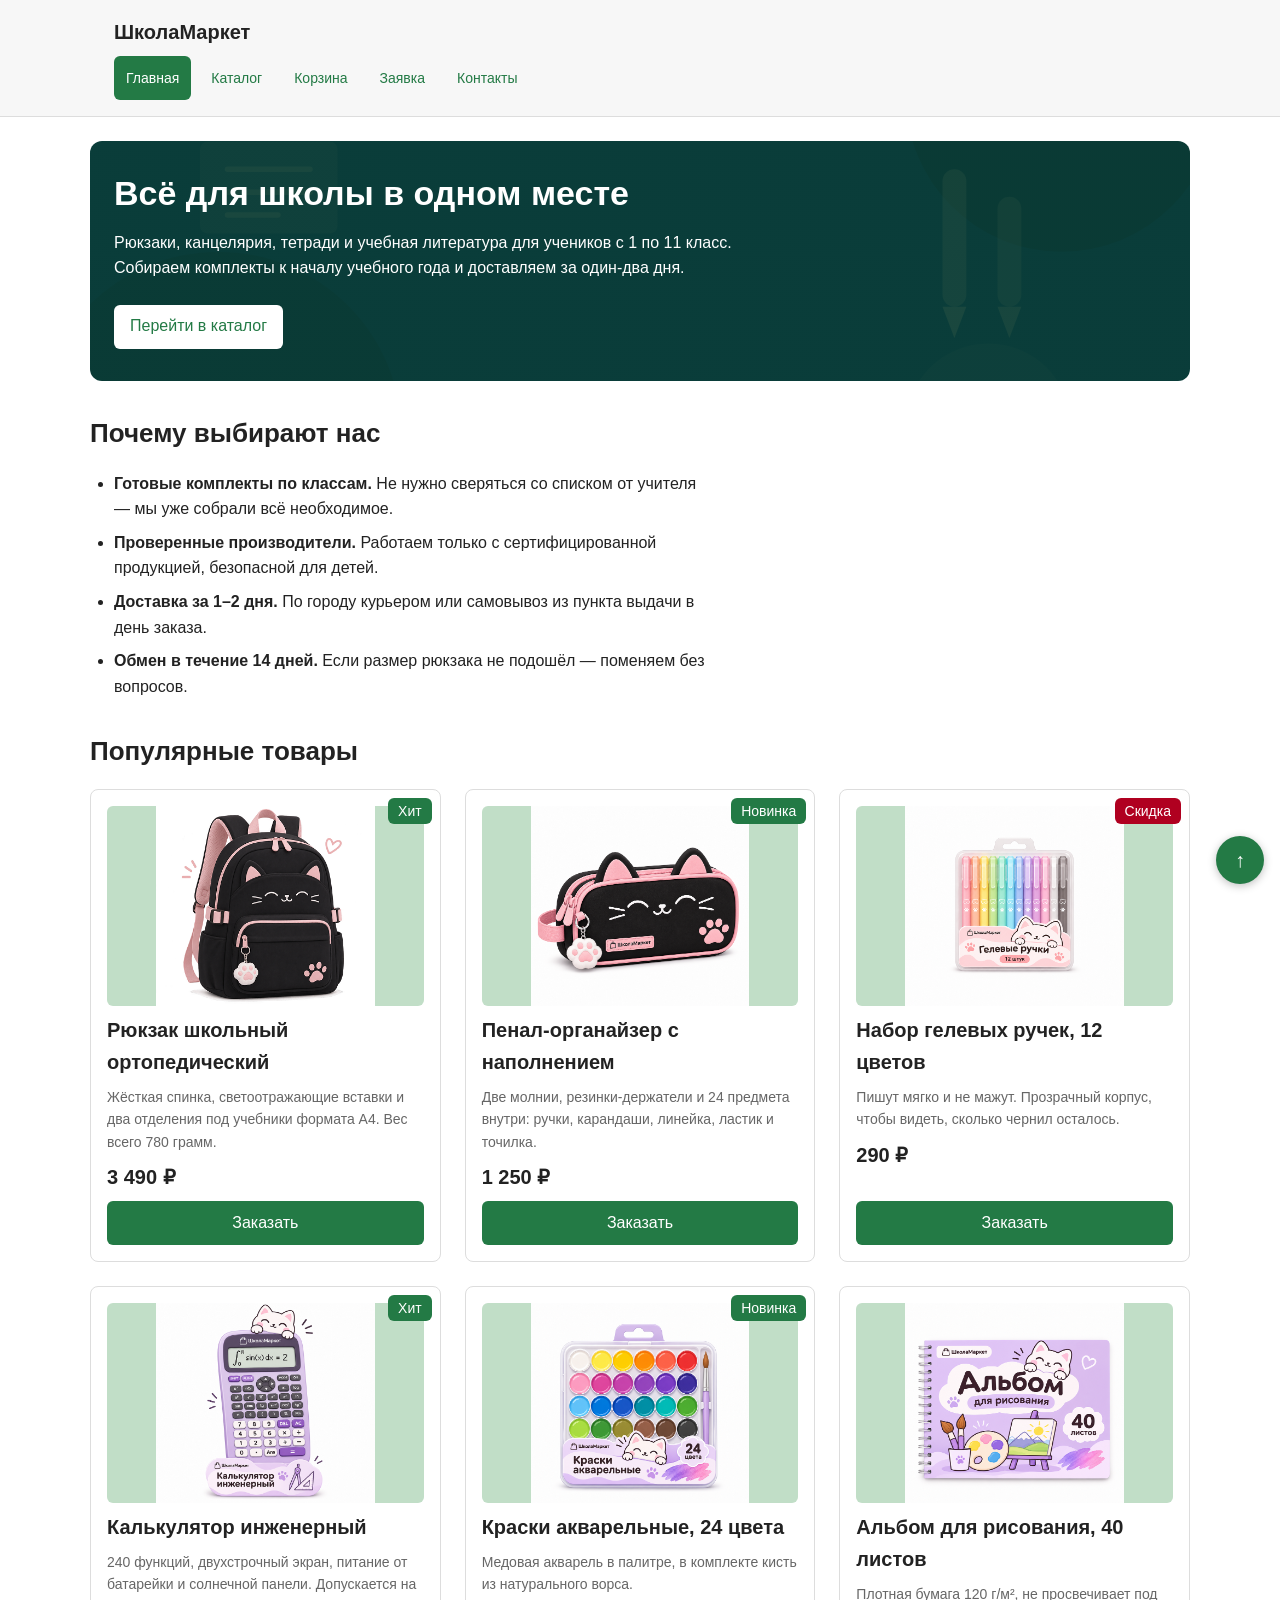
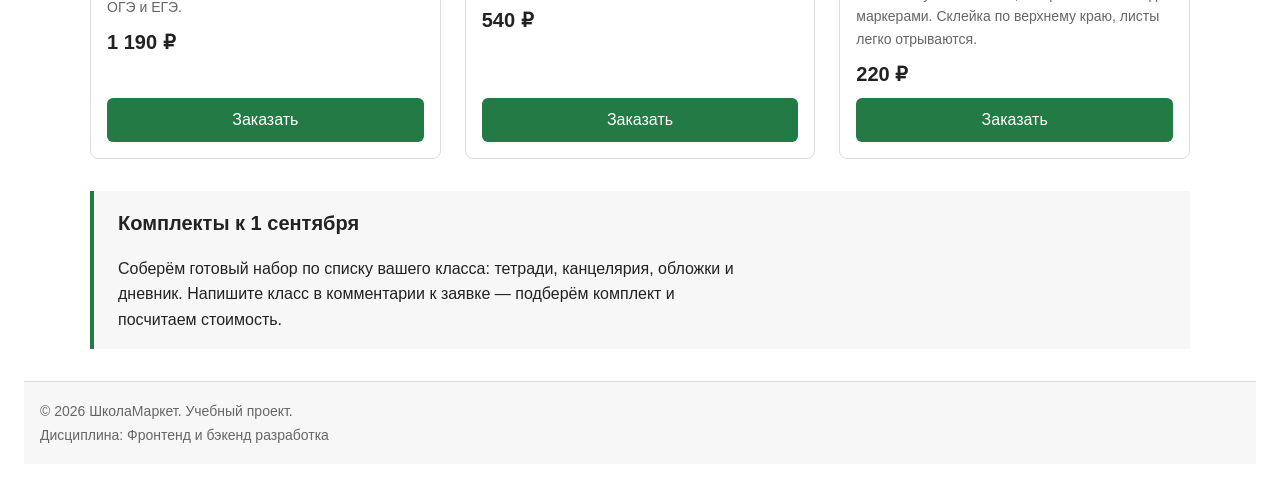
<file: index.html>
<!DOCTYPE html>
<html lang="ru">
<head>
  <meta charset="UTF-8">
  <meta name="viewport" content="width=device-width, initial-scale=1.0">
  <meta name="description" content="ШколаМаркет — школьные товары, канцелярия и учебная литература с доставкой.">
  <title>ШколаМаркет — школьные товары и канцелярия</title>
  <link rel="stylesheet" href="css/style.css">
  <link rel="stylesheet" href="css/responsive.css">
  <script src="js/data.js" defer></script>
  <script src="js/modal.js" defer></script>
  <script src="js/main.js" defer></script>
</head>
<body id="top">
  <a class="skip-link" href="#main-content">
    Перейти к содержимому
  </a>
  <header class="site-header">
    <div class="site-header__inner">
      <a class="site-header__logo" href="index.html">ШколаМаркет</a>
      <nav class="site-nav" aria-label="Основная навигация">
        <ul class="site-nav__list">
          <li class="site-nav__item"><a class="site-nav__link site-nav__link--active" href="index.html" aria-current="page" >Главная</a></li>
          <li class="site-nav__item"><a class="site-nav__link" href="catalog.html">Каталог</a></li>
          <li class="site-nav__item"><a class="site-nav__link" href="cart.html">Корзина</a></li>
          <li class="site-nav__item"><a class="site-nav__link" href="order.html">Заявка</a></li>
          <li class="site-nav__item"><a class="site-nav__link" href="contacts.html">Контакты</a></li>
          
          
        </ul>
      </nav>
    </div>
  </header>

  <main id="main-content" tabindex="-1">
    <section class="hero">
      <h1 class="hero__title">Всё для школы в одном месте</h1>
      <p class="hero__text">
        Рюкзаки, канцелярия, тетради и учебная литература для учеников
        с 1 по 11 класс. Собираем комплекты к началу учебного года
        и доставляем за один-два дня.
      </p>
      <a class="button button--primary hero__button" href="catalog.html">Перейти в каталог</a>
    </section>

    <section class="section" id="advantages">
      <h2 class="section__title">Почему выбирают нас</h2>
      <ul class="advantages-list">
        <li class="advantages-list__item">
          <strong>Готовые комплекты по классам.</strong> Не нужно сверяться
          со списком от учителя — мы уже собрали всё необходимое.
        </li>
        <li class="advantages-list__item">
          <strong>Проверенные производители.</strong> Работаем только
          с сертифицированной продукцией, безопасной для детей.
        </li>
        <li class="advantages-list__item">
          <strong>Доставка за 1–2 дня.</strong> По городу курьером
          или самовывоз из пункта выдачи в день заказа.
        </li>
        <li class="advantages-list__item">
          <strong>Обмен в течение 14 дней.</strong> Если размер рюкзака
          не подошёл — поменяем без вопросов.
        </li>
      </ul>
    </section>

    <section class="section" id="popular">
      <h2 class="section__title">Популярные товары</h2>
      <div class="products-grid">

        <article class="product-card">
          <span class="product-card__badge product-card__badge--hit">Хит</span>
          <img
              class="product-card__image"
              src="images/backpack-800.png"
              srcset="images/backpack-400.png 400w,
                      images/backpack-800.png 800w"
              sizes="(max-width: 767px) calc(100vw - 66px),
                    (max-width: 1023px) 45vw,
                    350px"
              width="800"
              height="730"
              alt="Чёрный школьный рюкзак с розовыми лямками и кошачьей мордочкой"
              loading="lazy"
          >
          <h3 class="product-card__title">Рюкзак школьный ортопедический</h3>
          <p class="product-card__description">
            Жёсткая спинка, светоотражающие вставки и два отделения под
            учебники формата А4. Вес всего 780 грамм.
          </p>
          <p class="product-card__price">3 490 ₽</p>
          <button class="button button--primary product-card__button" type="button" data-product="Рюкзак школьный ортопедический">
            Заказать
          </button>
        </article>

        <article class="product-card">
          <span class="product-card__badge product-card__badge--new">Новинка</span>
          <img class="product-card__image"
              src="images/pencil-case.png"
              width="400" height="300"
              alt="Чёрно-розовый пенал с кошачьими ушками и брелоком" loading="lazy">

          <h3 class="product-card__title">
            Пенал-органайзер с наполнением
          </h3>
          <p class="product-card__description">
            Две молнии, резинки-держатели и 24 предмета внутри: ручки,
            карандаши, линейка, ластик и точилка.
          </p>
          <p class="product-card__price">1 250 ₽</p>
          <button class="button button--primary product-card__button" type="button" data-product="Пенал-органайзер с наполнением">
            Заказать
          </button>
        </article>

        <article class="product-card">
          <span class="product-card__badge product-card__badge--sale">Скидка</span>
          <img class="product-card__image" src="images/pens.png" width="400" height="300"
               alt="Набор гелевых ручек разных цветов" loading="lazy">
          <h3 class="product-card__title">Набор гелевых ручек, 12 цветов</h3>
          <p class="product-card__description">
            Пишут мягко и не мажут. Прозрачный корпус, чтобы видеть,
            сколько чернил осталось.
          </p>
          <p class="product-card__price">290 ₽</p>
          <button class="button button--primary product-card__button" type="button" data-product="Набор гелевых ручек, 12 цветов">
            Заказать
          </button>
        </article>
        
        <article class="product-card">
          <span class="product-card__badge product-card__badge--hit">Хит</span>
          <img class="product-card__image" src="images/calculator.png" width="400" height="300"
               alt="Инженерный калькулятор с большим экраном" loading="lazy">
          <h3 class="product-card__title">Калькулятор инженерный</h3>
          <p class="product-card__description">
            240 функций, двухстрочный экран, питание от батарейки
            и солнечной панели. Допускается на ОГЭ и ЕГЭ.
          </p>
          <p class="product-card__price">1 190 ₽</p>
          <button class="button button--primary product-card__button" type="button" data-product="Калькулятор инженерный">
            Заказать
          </button>
        </article>

        <article class="product-card">
          <span class="product-card__badge product-card__badge--new">Новинка</span>
          <img class="product-card__image" src="images/paints.png" width="400" height="300"
               alt="Палитра акварельных красок с кистью" loading="lazy">
          <h3 class="product-card__title">Краски акварельные, 24 цвета</h3>
          <p class="product-card__description">
            Медовая акварель в палитре, в комплекте кисть
            из натурального ворса.
          </p>
          <p class="product-card__price">540 ₽</p>
          <button class="button button--primary product-card__button" type="button" data-product="Краски акварельные, 24 цвета">
            Заказать
          </button>
        </article>

        <article class="product-card">
          <img class="product-card__image" src="images/album.png" width="400" height="300"
               alt="Альбом для рисования на пружине" loading="lazy">
          <h3 class="product-card__title">Альбом для рисования, 40 листов</h3>
          <p class="product-card__description">
            Плотная бумага 120 г/м², не просвечивает под маркерами.
            Склейка по верхнему краю, листы легко отрываются.
          </p>
          <p class="product-card__price">220 ₽</p>
          <button class="button button--primary product-card__button" type="button" data-product="Альбом для рисования, 40 листов">
            Заказать
          </button>
        </article>
      </div>
    </section>

    <aside class="aside-info">
      <h2 class="aside-info__title">Комплекты к 1 сентября</h2>
      <p class="aside-info__text">
        Соберём готовый набор по списку вашего класса: тетради, канцелярия,
        обложки и дневник. Напишите класс в комментарии к заявке — подберём
        комплект и посчитаем стоимость.
      </p>
    </aside>

  <footer class="site-footer" id="contacts">
    <p>&copy; 2026 ШколаМаркет. Учебный проект.</p>
    <p>Дисциплина: Фронтенд и бэкенд разработка</p>
  </footer>

  <dialog class="order-dialog" id="order-dialog" aria-labelledby="order-dialog-title">
    <h2 class="order-dialog__title" id="order-dialog-title">Оформление заявки</h2>
    <form class="order-form" id="order-form" action="#" method="post" novalidate>
      <input id="selected-product" name="selected-product" type="hidden">

      <div class="order-form__field">
        <label class="order-form__label" for="order-name">Имя</label>
        <input class="order-form__input" id="order-name" name="name" type="text"
               placeholder="Введите ваше имя" minlength="2" autocomplete="given-name" required>
      </div>

      <div class="order-form__field">
        <label class="order-form__label" for="order-email">E-mail</label>
        <input class="order-form__input" id="order-email" name="email" type="email"
               placeholder="example@mail.ru" autocomplete="email" required>
      </div>

      <div class="order-form__field">
        <label class="order-form__label" for="order-phone">
          Телефон *
        </label>
        <input
          class="order-form__input"
          id="order-phone"
          name="phone"
          type="tel"
          inputmode="tel"
          autocomplete="tel"
          placeholder="+7 (900) 000-00-00"
          pattern="^\+7 \(\d{3}\) \d{3}-\d{2}-\d{2}$"
          aria-describedby="dialog-phone-hint"
          required
        >
        <small class="order-form__hint" id="dialog-phone-hint">
          Формат: +7 (900) 000-00-00
        </small>
      </div>

      <div class="order-form__field">
        <label class="order-form__label" for="order-date">Дата связи</label>
        <input class="order-form__input" id="order-date" name="date" type="date">
      </div>

      <div class="order-form__field">
        <label class="order-form__label" for="order-topic">Тема заявки</label>
        <select class="order-form__select" id="order-topic" name="topic" required>
          <option value="">Выберите тему</option>
          <option value="product">Заказ товара</option>
          <option value="set">Комплект к 1 сентября</option>
          <option value="consultation">Консультация</option>
          <option value="delivery">Доставка</option>
        </select>
      </div>

      <div class="order-form__field">
        <label class="order-form__label" for="order-comment">Комментарий</label>
        <textarea class="order-form__textarea" id="order-comment" name="comment" rows="4"
                  placeholder="Класс, список от учителя, пожелания по заказу"></textarea>
      </div>

      <div class="order-form__field order-form__field--checkbox">
        <label class="order-form__label">
          <input class="order-form__checkbox" id="order-agreement" name="agreement" type="checkbox" required>
          Я согласен на обработку данных
        </label>
      </div>

      <div class="order-form__actions">
        <button class="button button--secondary" type="button" id="close-order-dialog">Закрыть</button>
        <button class="button button--primary" type="submit">Отправить заявку</button>
      </div>
    </form>
  </dialog>

  <p class="success-message"
    id="success-message"
    role="status"
    hidden>
    Учебная заявка проверена. Данные не отправлялись.
  </p>

  <a class="scroll-top" href="#top" aria-label="Наверх">↑</a>
</body>
</html>
</file>
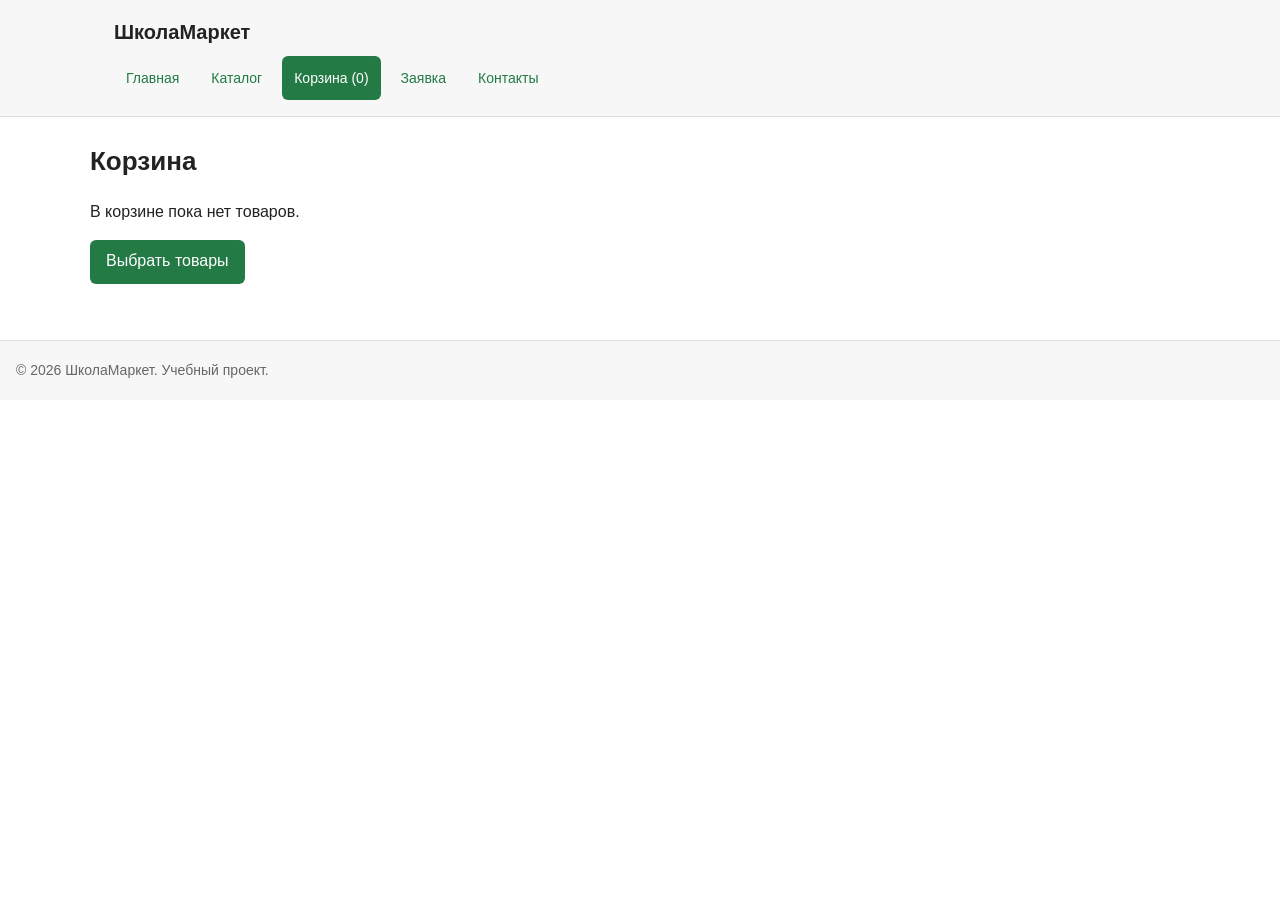
<file: cart.html>
<!DOCTYPE html>
<html lang="ru">
<head>
  <meta charset="UTF-8">
  <meta name="viewport" content="width=device-width, initial-scale=1.0">
  <meta name="description" content="Корзина товаров магазина ШколаМаркет.">
  <title>Корзина — ШколаМаркет</title>

  <link rel="stylesheet" href="css/style.css">
  <link rel="stylesheet" href="css/responsive.css">

  <script src="js/data.js" defer></script>
  <script src="js/cart.js" defer></script>
</head>

<body id="top">
  <a class="skip-link" href="#main-content">Перейти к содержимому</a>

  <header class="site-header">
    <div class="site-header__inner">
      <a class="site-header__logo" href="index.html">ШколаМаркет</a>

      <nav class="site-nav" aria-label="Основная навигация">
        <ul class="site-nav__list">
          <li><a class="site-nav__link" href="index.html">Главная</a></li>
          <li><a class="site-nav__link" href="catalog.html">Каталог</a></li>
          <li>
            <a class="site-nav__link site-nav__link--active"
               href="cart.html"
               aria-current="page">
              Корзина (<span data-cart-count>0</span>)
            </a>
          </li>
          <li><a class="site-nav__link" href="order.html">Заявка</a></li>
          <li><a class="site-nav__link" href="contacts.html">Контакты</a></li>
        </ul>
      </nav>
    </div>
  </header>

  <main id="main-content" tabindex="-1">
    <section class="section" aria-labelledby="cart-title">
      <h1 class="section__title" id="cart-title">Корзина</h1>

      <p id="cart-message" role="status"></p>

      <div id="cart-empty" hidden>
        <p>В корзине пока нет товаров.</p>
        <a class="button button--primary" href="catalog.html">
          Выбрать товары
        </a>
      </div>

      <div id="cart-content" hidden>
        <div class="cart-list" id="cart-list"></div>

        <div class="order-form__field">
            <label class="order-form__label" for="promo-code">
                Промокод
            </label>

            <p class="order-form__hint" id="promo-hint">
                Учебный промокод SCHOOL10 даёт скидку 10%.
            </p>

            <input
                class="order-form__input"
                id="promo-code"
                type="text"
                aria-describedby="promo-hint"
                autocomplete="off"
            >

            <div class="order-form__actions">
                <button class="button button--secondary"
                        id="apply-promo"
                        type="button">
                Применить
                </button>

                <button class="button button--secondary"
                        id="remove-promo"
                        type="button">
                Убрать скидку
                </button>
            </div>

            <p id="promo-message" role="status"></p>
        </div>

        <p id="cart-discount"></p>

        <p class="cart-total">
          Итого: <strong id="cart-total"></strong>
        </p>

        <div class="product__actions">
          <a class="button button--primary" href="order.html">
            Перейти к заявке
          </a>
          <a class="button button--secondary" href="catalog.html">
            Продолжить покупки
          </a>
        </div>
      </div>
    </section>
  </main>

  <footer class="site-footer">
    <p>&copy; 2026 ШколаМаркет. Учебный проект.</p>
  </footer>
</body>
</html>
</file>
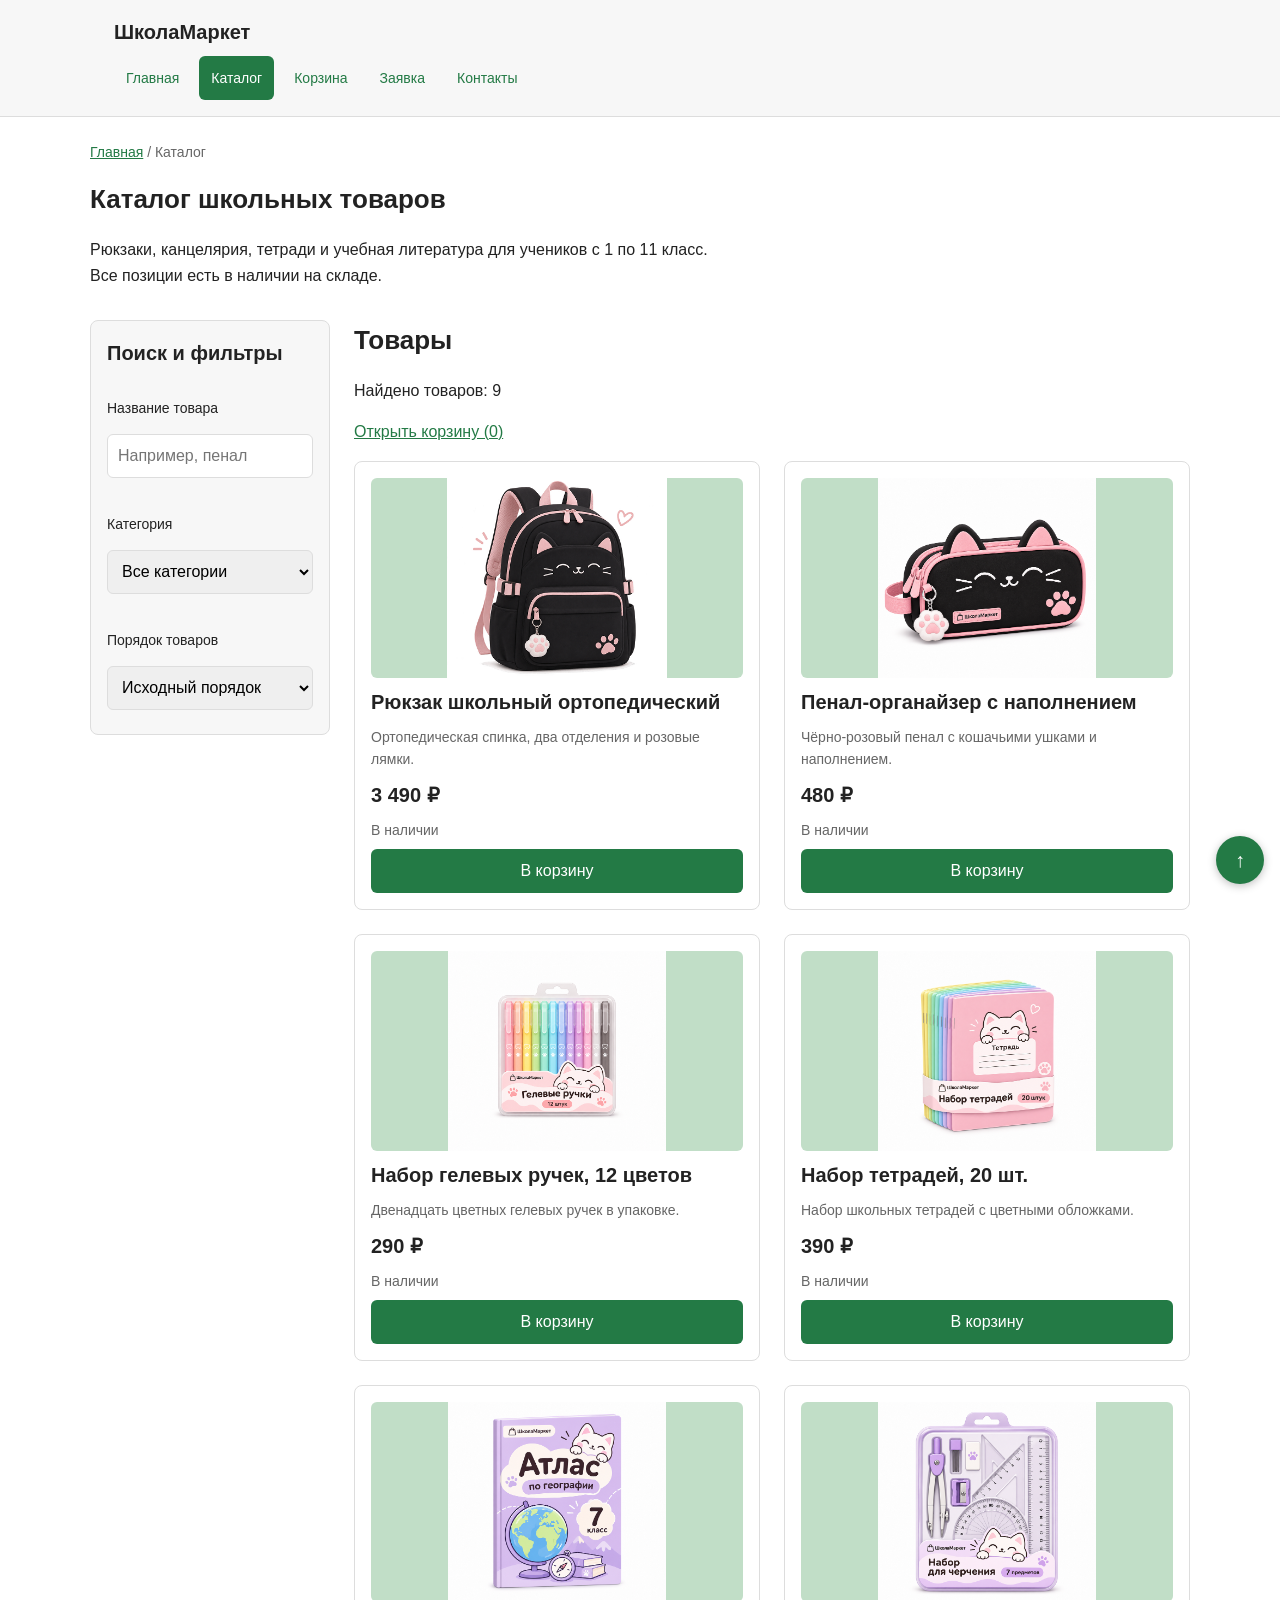
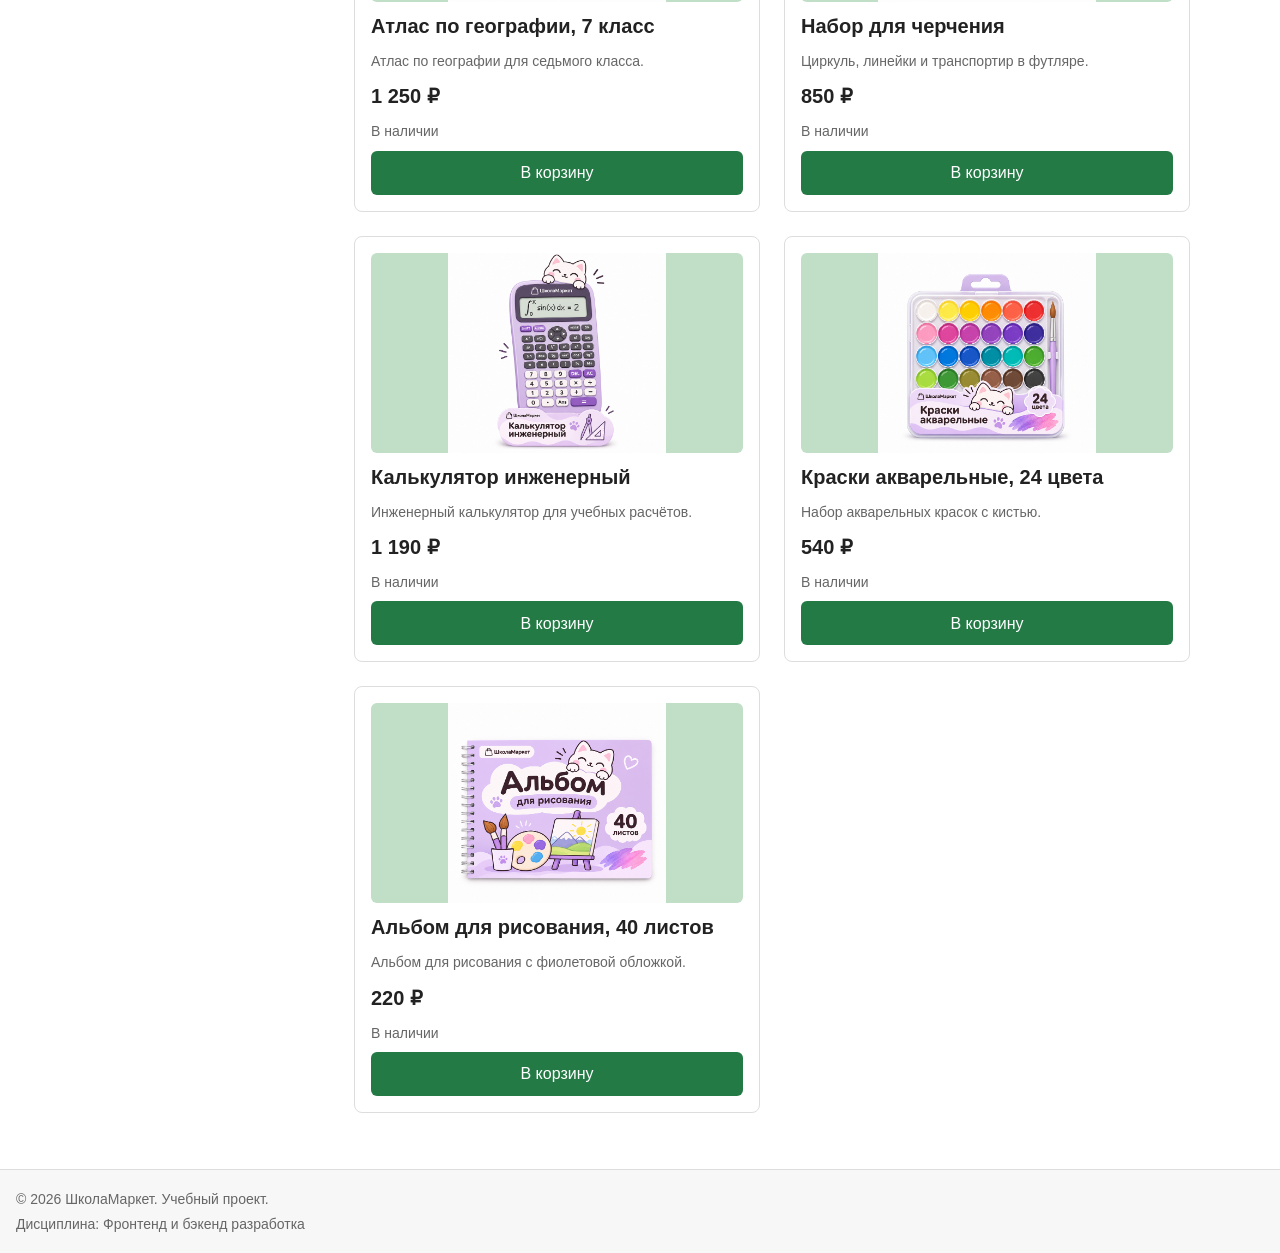
<file: catalog.html>
<!DOCTYPE html>
<html lang="ru">
<head>
  <meta charset="UTF-8">
  <meta name="viewport" content="width=device-width, initial-scale=1.0">
  <meta name="description" content="Каталог школьных товаров: рюкзаки, канцелярия, тетради и учебная литература.">
  <title>Каталог товаров — ШколаМаркет</title>
  <link rel="stylesheet" href="css/style.css">
  <link rel="stylesheet" href="css/responsive.css">
  <script src="js/data.js" defer></script>
  <script src="js/cart.js" defer></script>
  <script src="js/catalog.js" defer></script>
</head>
<body id="top">
  <a class="skip-link" href="#main-content">
    Перейти к содержимому
  </a>
  <header class="site-header">
    <div class="site-header__inner">
      <a class="site-header__logo" href="index.html">ШколаМаркет</a>
      <nav class="site-nav" aria-label="Основная навигация">
        <ul class="site-nav__list">
          <li class="site-nav__item"><a class="site-nav__link" href="index.html">Главная</a></li>
          <li class="site-nav__item"><a class="site-nav__link site-nav__link--active" href="catalog.html" aria-current="page"> Каталог </a> </li>
          <li class="site-nav__item"><a class="site-nav__link" href="cart.html">Корзина</a></li>
          <li class="site-nav__item"><a class="site-nav__link" href="order.html">Заявка</a></li>
          <li class="site-nav__item"><a class="site-nav__link" href="contacts.html">Контакты</a></li>
        </ul>
      </nav>
    </div>
  </header>

  <main id="main-content" tabindex="-1">
    <nav class="breadcrumbs" aria-label="Хлебные крошки">
      <a class="breadcrumbs__link" href="index.html">Главная</a>
      <span class="breadcrumbs__current">Каталог</span>
    </nav>

    <section class="section">
      <h1 class="section__title">Каталог школьных товаров</h1>
      <p>
        Рюкзаки, канцелярия, тетради и учебная литература для учеников
        с 1 по 11 класс. Все позиции есть в наличии на складе.
      </p>
    </section>

    <section class="catalog-layout" aria-label="Каталог товаров">
  <aside class="catalog-filters">
    <h2 class="catalog-filters__title">Поиск и фильтры</h2>

    <div class="filters-form">
      <div>
        <label class="filters-form__label" for="catalog-search">
          Название товара
        </label>
        <input
          class="filters-form__input"
          id="catalog-search"
          type="search"
          placeholder="Например, пенал"
        >
      </div>

      <div>
        <label class="filters-form__label" for="catalog-category">
          Категория
        </label>
        <select class="filters-form__select" id="catalog-category">
          <option value="">Все категории</option>
          <option value="backpacks">Рюкзаки и сумки</option>
          <option value="stationery">Канцелярия</option>
          <option value="notebooks">Тетради и бумага</option>
          <option value="books">Учебная литература</option>
        </select>
      </div>

      <div>
        <label class="filters-form__label" for="catalog-sort">
          Порядок товаров
        </label>
        <select class="filters-form__select" id="catalog-sort">
          <option value="default">Исходный порядок</option>
          <option value="price-asc">Сначала дешевле</option>
          <option value="price-desc">Сначала дороже</option>
          <option value="title">По названию</option>
        </select>
      </div>
    </div>
  </aside>

  <section class="catalog-products" aria-labelledby="catalog-title">
    <h2 class="section__title" id="catalog-title">Товары</h2>
    <p id="catalog-count" role="status"></p>
    <p>
      <a href="cart.html">
        Открыть корзину (<span data-cart-count>0</span>)
      </a>
    </p>
    <p id="cart-message" role="status"></p>
    <p id="catalog-empty" hidden>
      Товары не найдены. Измени запрос или выбери другую категорию.
    </p>
    <div class="products-grid" id="catalog-grid"></div>
  </section>
  </main>

  <footer class="site-footer">
    <p>&copy; 2026 ШколаМаркет. Учебный проект.</p>
    <p>Дисциплина: Фронтенд и бэкенд разработка</p>
  </footer>

  <a class="scroll-top" href="#top" aria-label="Наверх">↑</a>
</body>
</html>
</file>
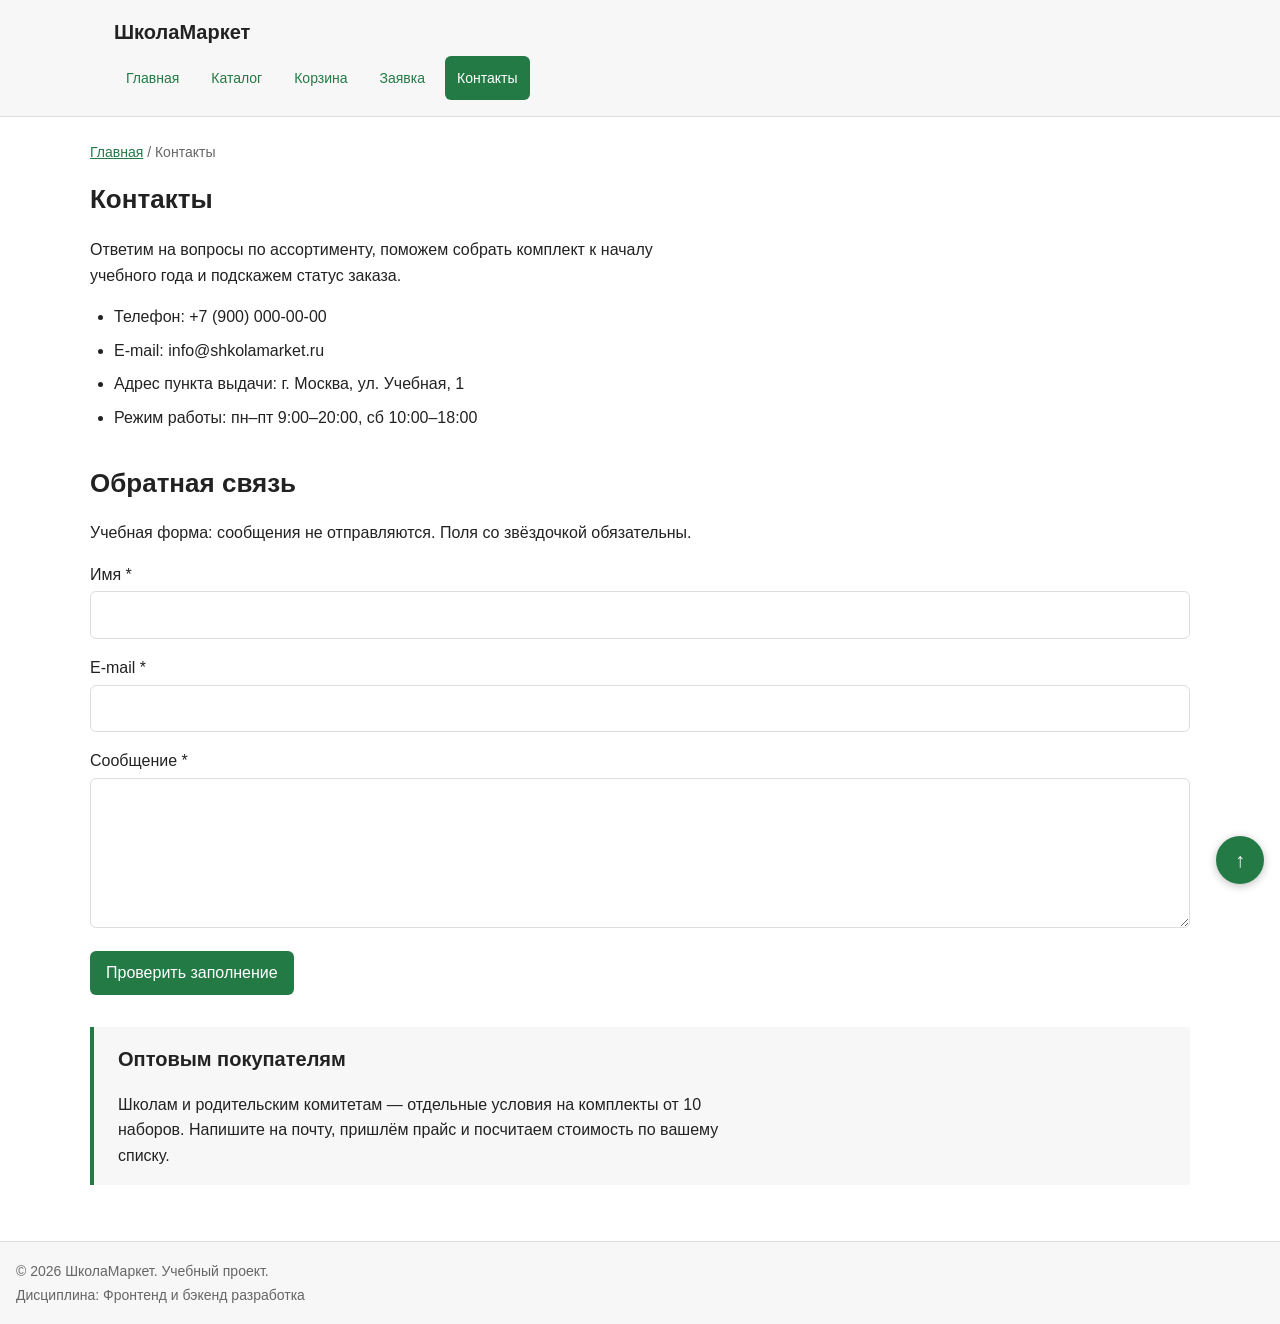
<file: contacts.html>
<!DOCTYPE html>
<html lang="ru">
<head>
  <meta charset="UTF-8">
  <meta name="viewport" content="width=device-width, initial-scale=1.0">
  <meta name="description" content="Контакты магазина школьных товаров ШколаМаркет: телефон, почта, адрес и режим работы.">
  <title>Контакты — ШколаМаркет</title>
  <link rel="stylesheet" href="css/style.css">
  <link rel="stylesheet" href="css/responsive.css">
</head>

<body id="top">
  <a class="skip-link" href="#main-content">
    Перейти к содержимому
  </a>
  <header class="site-header">
    <div class="site-header__inner">
      <a class="site-header__logo" href="index.html">ШколаМаркет</a>
      <nav class="site-nav" aria-label="Основная навигация">
        <ul class="site-nav__list">
          <li <li class="site-nav__item"><a class="site-nav__link" href="index.html">Главная</a></li>
          <li class="site-nav__item"><a class="site-nav__link" href="catalog.html">Каталог</a></li>
          <li class="site-nav__item"><a class="site-nav__link" href="cart.html">Корзина</a></li>
          <li class="site-nav__item"><a class="site-nav__link" href="order.html">Заявка</a></li>
          <li class="site-nav__item"><a class="site-nav__link site-nav__link--active" href="contacts.html" aria-current="page">Контакты</a></li>
        </ul>
      </nav>
    </div>
  </header>

  <main id="main-content" tabindex="-1">
    <nav class="breadcrumbs" aria-label="Хлебные крошки">
      <a class="breadcrumbs__link" href="index.html">Главная</a>
      <span class="breadcrumbs__current">Контакты</span>
    </nav>

    <section class="section">
      <h1 class="section__title">Контакты</h1>
      <p>
        Ответим на вопросы по ассортименту, поможем собрать комплект
        к началу учебного года и подскажем статус заказа.
      </p>
      <ul class="contacts-list">
        <li class="contacts-list__item">Телефон: +7 (900) 000-00-00</li>
        <li class="contacts-list__item">E-mail: info@shkolamarket.ru</li>
        <li class="contacts-list__item">Адрес пункта выдачи: г. Москва, ул. Учебная, 1</li>
        <li class="contacts-list__item">Режим работы: пн–пт 9:00–20:00, сб 10:00–18:00</li>
      </ul>
    </section>


    <section class="section" id="feedback">
      <h2 class="section__title">Обратная связь</h2>
      <p>
        Учебная форма: сообщения не отправляются.
        Поля со звёздочкой обязательны.
      </p>
      <form class="order-form" action="#feedback" method="get">
        <div class="order-form__field">
          <label class="order-form__label" for="feedback-name">
            Имя *
          </label>
          <input
            class="order-form__input"
            id="feedback-name"
            name="name"
            type="text"
            autocomplete="name"
            minlength="2"
            required
          >
        </div>
        <div class="order-form__field">
          <label class="order-form__label" for="feedback-email">
            E-mail *
          </label>
          <input
            class="order-form__input"
            id="feedback-email"
            name="email"
            type="email"
            autocomplete="email"
            required
          >
        </div>
        <div class="order-form__field">
          <label class="order-form__label" for="feedback-message">
            Сообщение *
          </label>
          <textarea
            class="order-form__textarea"
            id="feedback-message"
            name="message"
            rows="5"
            required
          ></textarea>
        </div>
        <button class="button button--primary" type="submit">
          Проверить заполнение
        </button>
      </form>
    </section>
  

    <aside class="aside-info">
      <h2 class="aside-info__title">Оптовым покупателям</h2>
      <p class="aside-info__text">
        Школам и родительским комитетам — отдельные условия на комплекты
        от 10 наборов. Напишите на почту, пришлём прайс и посчитаем
        стоимость по вашему списку.
      </p>
    </aside>
  </main>

  <footer class="site-footer">
    <p>&copy; 2026 ШколаМаркет. Учебный проект.</p>
    <p>Дисциплина: Фронтенд и бэкенд разработка</p>
  </footer>

  <a class="scroll-top" href="#top" aria-label="Наверх">↑</a>
</body>
</html>
</file>
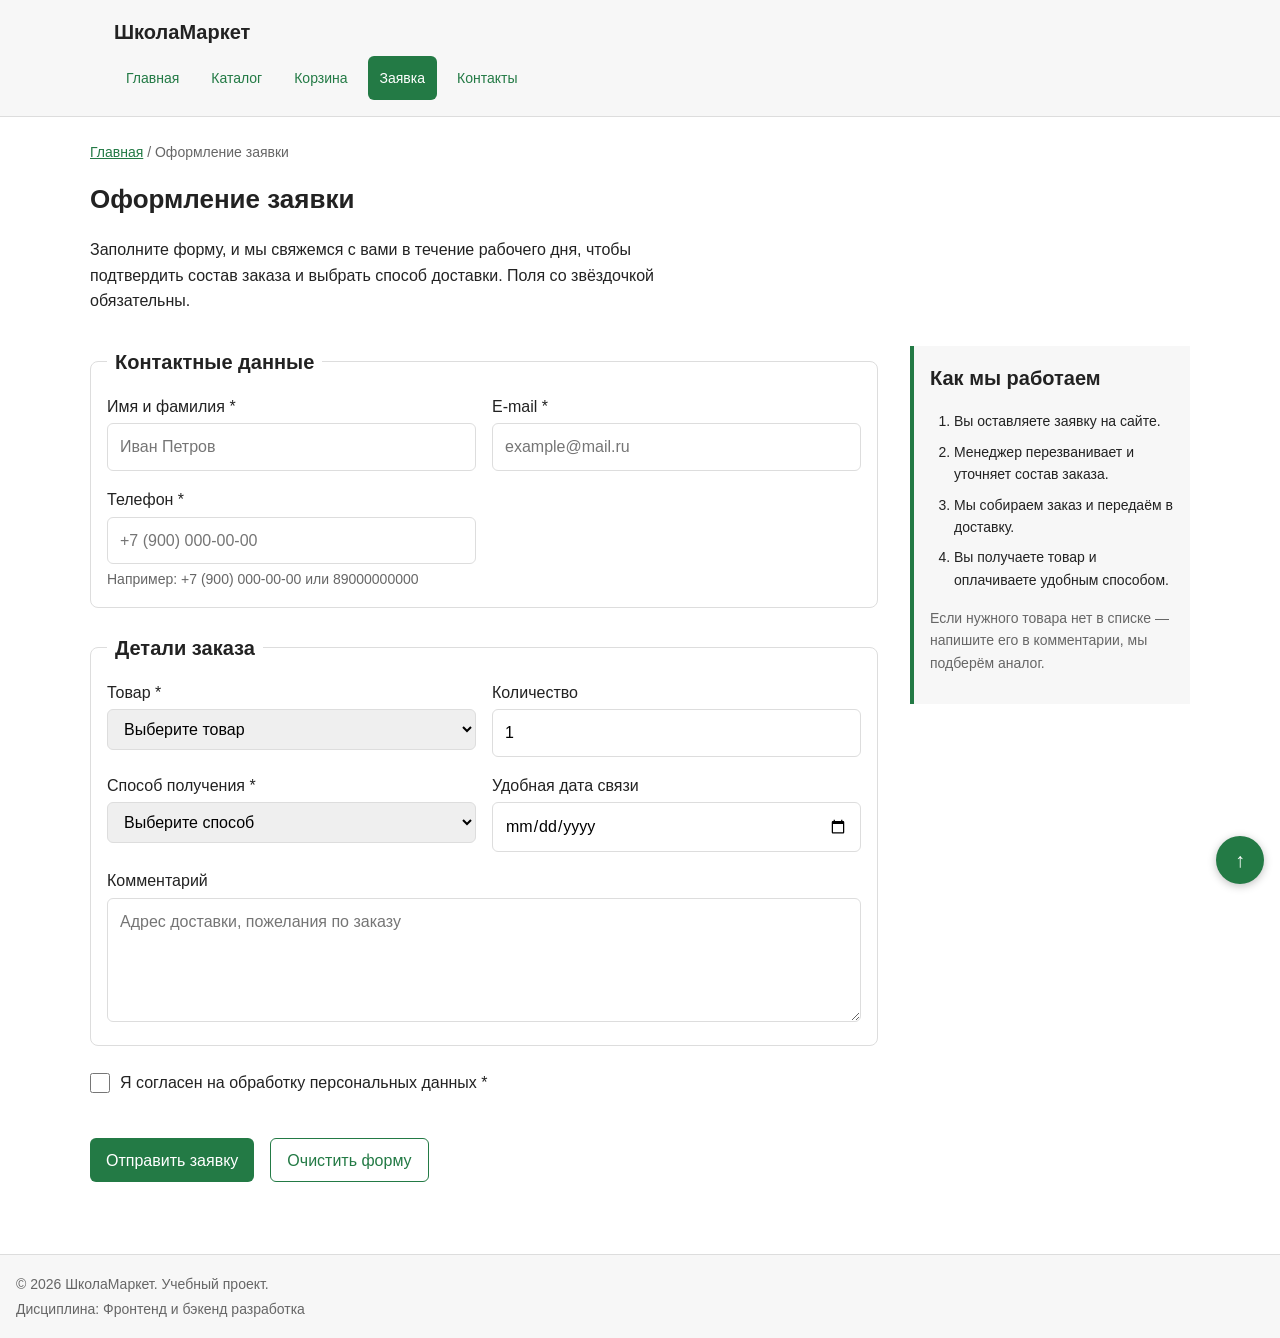
<file: order.html>
<!DOCTYPE html>
<html lang="ru">
<head>
  <meta charset="UTF-8">
  <meta name="viewport" content="width=device-width, initial-scale=1.0">
  <meta name="description" content="Оформление заявки на школьные товары в магазине ШколаМаркет.">
  <title>Оформление заявки — ШколаМаркет</title>
  <link rel="stylesheet" href="css/style.css">
  <link rel="stylesheet" href="css/responsive.css">
  <script src="js/data.js" defer></script>
  <script src="js/cart.js" defer></script>
  <script src="js/checkout.js" defer></script>
  <script src="js/validation.js" defer></script>
</head>
<body id="top">
  <a class="skip-link" href="#main-content">
    Перейти к содержимому
  </a>
  <header class="site-header">
    <div class="site-header__inner">
      <a class="site-header__logo" href="index.html">ШколаМаркет</a>
      <nav class="site-nav" aria-label="Основная навигация">
        <ul class="site-nav__list">
          <li class="site-nav__item"><a class="site-nav__link" href="index.html">Главная</a></li>
          <li class="site-nav__item"><a class="site-nav__link" href="catalog.html">Каталог</a></li>
          <li class="site-nav__item"><a class="site-nav__link" href="cart.html">Корзина</a></li>
          <li class="site-nav__item"><a class="site-nav__link site-nav__link--active" href="order.html" aria-current="page">Заявка</a></li>
          <li class="site-nav__item"><a class="site-nav__link" href="contacts.html">Контакты</a></li>
        </ul>
      </nav>
    </div>
  </header>

  <main id="main-content" tabindex="-1">
    <nav class="breadcrumbs" aria-label="Хлебные крошки">
      <a class="breadcrumbs__link" href="index.html">Главная</a>
      <span class="breadcrumbs__current">Оформление заявки</span>
    </nav>

    <section class="section">
      <h1 class="section__title">Оформление заявки</h1>
      <p>
        Заполните форму, и мы свяжемся с вами в течение рабочего дня,
        чтобы подтвердить состав заказа и выбрать способ доставки.
        Поля со звёздочкой обязательны.
      </p>
    </section>

    <section class="order-layout">
      <div class="order-layout__form">
        <form
          class="order-form order-form--page"
          id="checkout-form"
          action="#"
          method="post"
          novalidate
        >

        <section id="checkout-summary" aria-labelledby="checkout-summary-title" hidden>
        <h2 class="section__title" id="checkout-summary-title">
          Товары из корзины
        </h2>

        <ul id="checkout-items"></ul>
        <p id="checkout-total"></p>

        <p>
          <a href="cart.html">Изменить состав корзины</a>
        </p>
      </section>

          <fieldset class="order-form__group">
            <legend class="order-form__legend">Контактные данные</legend>

            <div class="order-form__field">
              <label class="order-form__label" for="client-name">Имя и фамилия *</label>
              <input
                class="order-form__input"
                id="client-name"
                name="name"
                type="text"
                placeholder="Иван Петров"
                minlength="2"
                autocomplete="name"
                required
              >
            </div>

            <div class="order-form__field">
              <label class="order-form__label" for="client-email">E-mail *</label>
              <input
                class="order-form__input"
                id="client-email"
                name="email"
                type="email"
                placeholder="example@mail.ru"
                autocomplete="email"
                required
              >
            </div>

            <div class="order-form__field">
              <label class="order-form__label" for="client-phone">
                Телефон *
              </label>
              <input
                class="order-form__input"
                id="client-phone"
                name="phone"
                type="tel"
                inputmode="tel"
                placeholder="+7 (900) 000-00-00"
                autocomplete="tel"
                aria-describedby="phone-hint"
                required
              >
              <small class="order-form__hint" id="phone-hint">
                Например: +7 (900) 000-00-00 или 89000000000
              </small>
            </div>
          </fieldset>

          <fieldset class="order-form__group">
            <legend class="order-form__legend">Детали заказа</legend>

            <div class="order-form__field">
              <label class="order-form__label" for="order-product">Товар *</label>
              <select class="order-form__select" id="order-product" name="product" required>
                <option value="">Выберите товар</option>
                <option value="backpack">Рюкзак школьный ортопедический — 3 490 ₽</option>
                <option value="pencil-case">Пенал-органайзер с наполнением — 1 250 ₽</option>
                <option value="pens">Набор гелевых ручек, 12 цветов — 290 ₽</option>
                <option value="notebooks">Набор тетрадей, 20 шт. — 390 ₽</option>
                <option value="atlas">Атлас по географии, 7 класс — 480 ₽</option>
                <option value="drawing-set">Набор для черчения — 850 ₽</option>
              </select>
            </div>

            <div class="order-form__field">
              <label class="order-form__label" for="order-amount">Количество</label>
              <input
                class="order-form__input"
                id="order-amount"
                name="amount"
                type="number"
                min="1"
                max="50"
                value="1"
              >
            </div>

            <div class="order-form__field">
              <label class="order-form__label" for="order-delivery">Способ получения *</label>
              <select class="order-form__select" id="order-delivery" name="delivery" required>
                <option value="">Выберите способ</option>
                <option value="pickup">Самовывоз из пункта выдачи</option>
                <option value="courier">Доставка курьером</option>
                <option value="post">Почта России</option>
              </select>
            </div>

            <div class="order-form__field">
              <label class="order-form__label" for="order-date">Удобная дата связи</label>
              <input class="order-form__input" id="order-date" name="date" type="date">
            </div>

            <div class="order-form__field order-form__field--wide">
              <label class="order-form__label" for="order-note">Комментарий</label>
              <textarea
                class="order-form__textarea"
                id="order-note"
                name="comment"
                rows="4"
                placeholder="Адрес доставки, пожелания по заказу"
              ></textarea>
            </div>
          </fieldset>

          <div class="order-form__field order-form__field--checkbox">
            <label class="order-form__label">
              <input class="order-form__checkbox" id="order-agree" name="agreement" type="checkbox" required>
              Я согласен на обработку персональных данных *
            </label>
          </div>

          <div class="order-form__actions">
            <button class="button button--primary" type="submit">Отправить заявку</button>
            <button class="button button--secondary" type="reset">Очистить форму</button>
          </div>
          <p id="checkout-message" role="status"></p>
        </form>
      </div>

      <aside class="order-layout__info">
        <h2 class="order-info__title">Как мы работаем</h2>
        <ol class="order-steps">
          <li class="order-steps__item">Вы оставляете заявку на сайте.</li>
          <li class="order-steps__item">Менеджер перезванивает и уточняет состав заказа.</li>
          <li class="order-steps__item">Мы собираем заказ и передаём в доставку.</li>
          <li class="order-steps__item">Вы получаете товар и оплачиваете удобным способом.</li>
        </ol>
        <p class="order-info__text">
          Если нужного товара нет в списке — напишите его в комментарии,
          мы подберём аналог.
        </p>
      </aside>
    </section>
  </main>

  <footer class="site-footer">
    <p>&copy; 2026 ШколаМаркет. Учебный проект.</p>
    <p>Дисциплина: Фронтенд и бэкенд разработка</p>
  </footer>

  <a class="scroll-top" href="#top" aria-label="Наверх">↑</a>
</body>
</html>
</file>
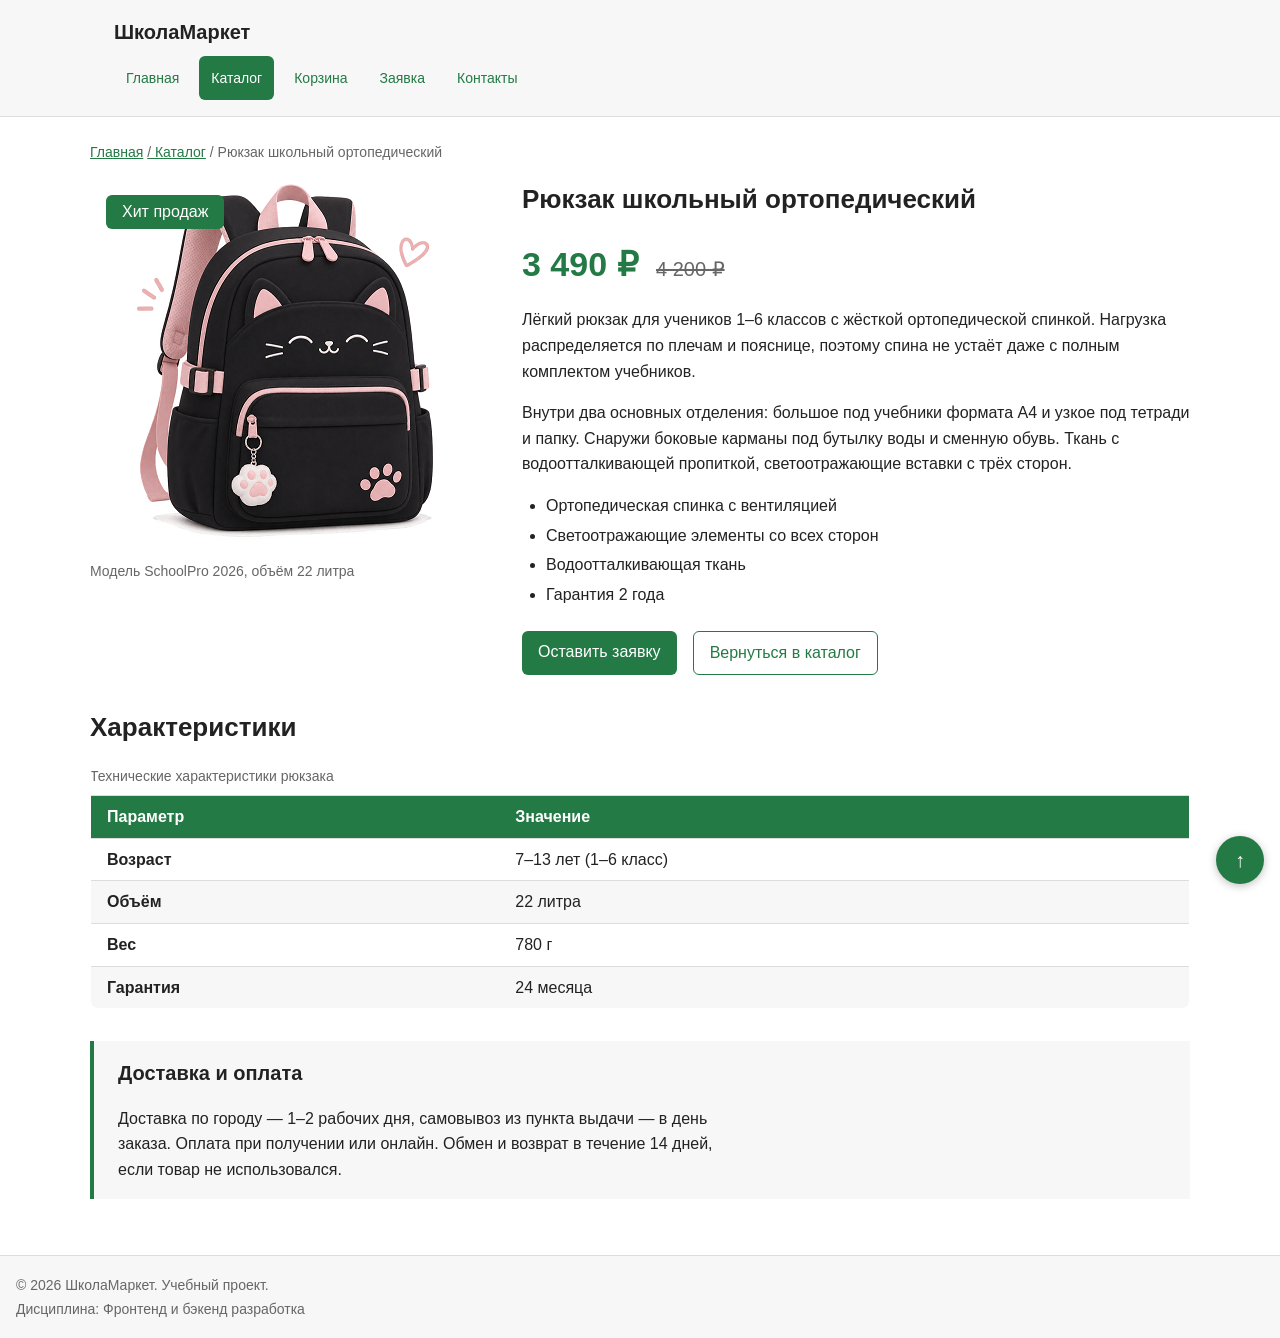
<file: product.html>
<!DOCTYPE html>
<html lang="ru">
<head>
  <meta charset="UTF-8">
  <meta name="viewport" content="width=device-width, initial-scale=1.0">
  <meta name="description" content="Рюкзак школьный ортопедический: характеристики, описание и цена в магазине ШколаМаркет.">
  <title>Рюкзак школьный ортопедический — ШколаМаркет</title>
  <link rel="stylesheet" href="css/style.css">
  <link rel="stylesheet" href="css/responsive.css">
</head>
<body id="top">
  <a class="skip-link" href="#main-content">
  Перейти к содержимому
  </a>
  <header class="site-header">
    <div class="site-header__inner">
      <a class="site-header__logo" href="index.html">ШколаМаркет</a>
      <nav class="site-nav" aria-label="Основная навигация">
        <ul class="site-nav__list">
          <li class="site-nav__item"><a class="site-nav__link" href="index.html">Главная</a></li>
          <li class="site-nav__item"><a class="site-nav__link site-nav__link--active" href="catalog.html">Каталог</a></li>
          <li class="site-nav__item"><a class="site-nav__link" href="cart.html">Корзина</a></li>
          <li class="site-nav__item"><a class="site-nav__link" href="order.html">Заявка</a></li>
          <li class="site-nav__item"><a class="site-nav__link" href="contacts.html">Контакты</a></li>
        </ul>
      </nav>
    </div>
  </header>

  <main id="main-content" tabindex="-1">
    <nav class="breadcrumbs" aria-label="Хлебные крошки">
      <a class="breadcrumbs__link" href="index.html">Главная</a>
      <a class="breadcrumbs__link breadcrumbs__link--inner" href="catalog.html">Каталог</a>
      <span class="breadcrumbs__current">Рюкзак школьный ортопедический</span>
    </nav>

    <section class="product">
      <figure class="product__media">
        <span class="product__badge">Хит продаж</span>
        <img
          class="product__image"
          src="images/backpack-800.png"
          srcset="images/backpack-400.png 400w,
                  images/backpack-800.png 800w"
          sizes="(max-width: 767px) calc(100vw - 32px),
                (max-width: 1023px) 45vw,
                400px"
          width="800"
          height="730"
          alt="Чёрный школьный рюкзак с розовыми лямками и кошачьей мордочкой"
        >
        <figcaption class="product__caption">Модель SchoolPro 2026, объём 22 литра</figcaption>
      </figure>

      <div class="product__info">
        <h1 class="product__title">Рюкзак школьный ортопедический</h1>

        <p class="product__price">
          3 490 ₽
          <span class="product__price-old">4 200 ₽</span>
        </p>

        <p class="product__text">
          Лёгкий рюкзак для учеников 1–6 классов с жёсткой ортопедической
          спинкой. Нагрузка распределяется по плечам и пояснице, поэтому
          спина не устаёт даже с полным комплектом учебников.
        </p>

        <p class="product__text">
          Внутри два основных отделения: большое под учебники формата А4 и
          узкое под тетради и папку. Снаружи боковые карманы под бутылку воды
          и сменную обувь. Ткань с водоотталкивающей пропиткой, светоотражающие
          вставки с трёх сторон.
        </p>

        <ul class="product__features">
          <li class="product__feature">Ортопедическая спинка с вентиляцией</li>
          <li class="product__feature">Светоотражающие элементы со всех сторон</li>
          <li class="product__feature">Водоотталкивающая ткань</li>
          <li class="product__feature">Гарантия 2 года</li>
        </ul>

        <div class="product__actions">
          <a class="button button--primary" href="order.html">Оставить заявку</a>
          <a class="button button--secondary" href="catalog.html">Вернуться в каталог</a>
        </div>
      </div>
    </section>

    <section class="section">
      <h2 class="section__title">Характеристики</h2>
      <div class="table-wrapper"
      role="region"
      aria-label="Характеристики рюкзака"
      tabindex="0">
        <table class="product-table">
          <caption class="product-table__caption">Технические характеристики рюкзака</caption>
          <thead class="product-table__head">
            <tr>
              <th class="product-table__cell" scope="col">Параметр</th>
              <th class="product-table__cell" scope="col">Значение</th>
            </tr>
          </thead>
                  <tbody>
            <tr class="product-table__row">
              <th class="product-table__cell" scope="row">Возраст</th>
              <td class="product-table__cell">7–13 лет (1–6 класс)</td>
            </tr>
            <tr class="product-table__row">
              <th class="product-table__cell" scope="row">Объём</th>
              <td class="product-table__cell">22 литра</td>
            </tr>
            <tr class="product-table__row">
              <th class="product-table__cell" scope="row">Вес</th>
              <td class="product-table__cell">780 г</td>
            </tr>
            <tr class="product-table__row">
              <th class="product-table__cell" scope="row">Гарантия</th>
              <td class="product-table__cell">24 месяца</td>
            </tr>
          </tbody>
        </table>
      </div>
    </section>

    <aside class="aside-info">
      <h2 class="aside-info__title">Доставка и оплата</h2>
      <p class="aside-info__text">
        Доставка по городу — 1–2 рабочих дня, самовывоз из пункта выдачи —
        в день заказа. Оплата при получении или онлайн. Обмен и возврат
        в течение 14 дней, если товар не использовался.
      </p>
    </aside>

  </main>

  <footer class="site-footer">
    <p>&copy; 2026 ШколаМаркет. Учебный проект.</p>
    <p>Дисциплина: Фронтенд и бэкенд разработка</p>
  </footer>

  <a class="scroll-top" href="#top" aria-label="Наверх">↑</a>
</body>
</html>
</file>
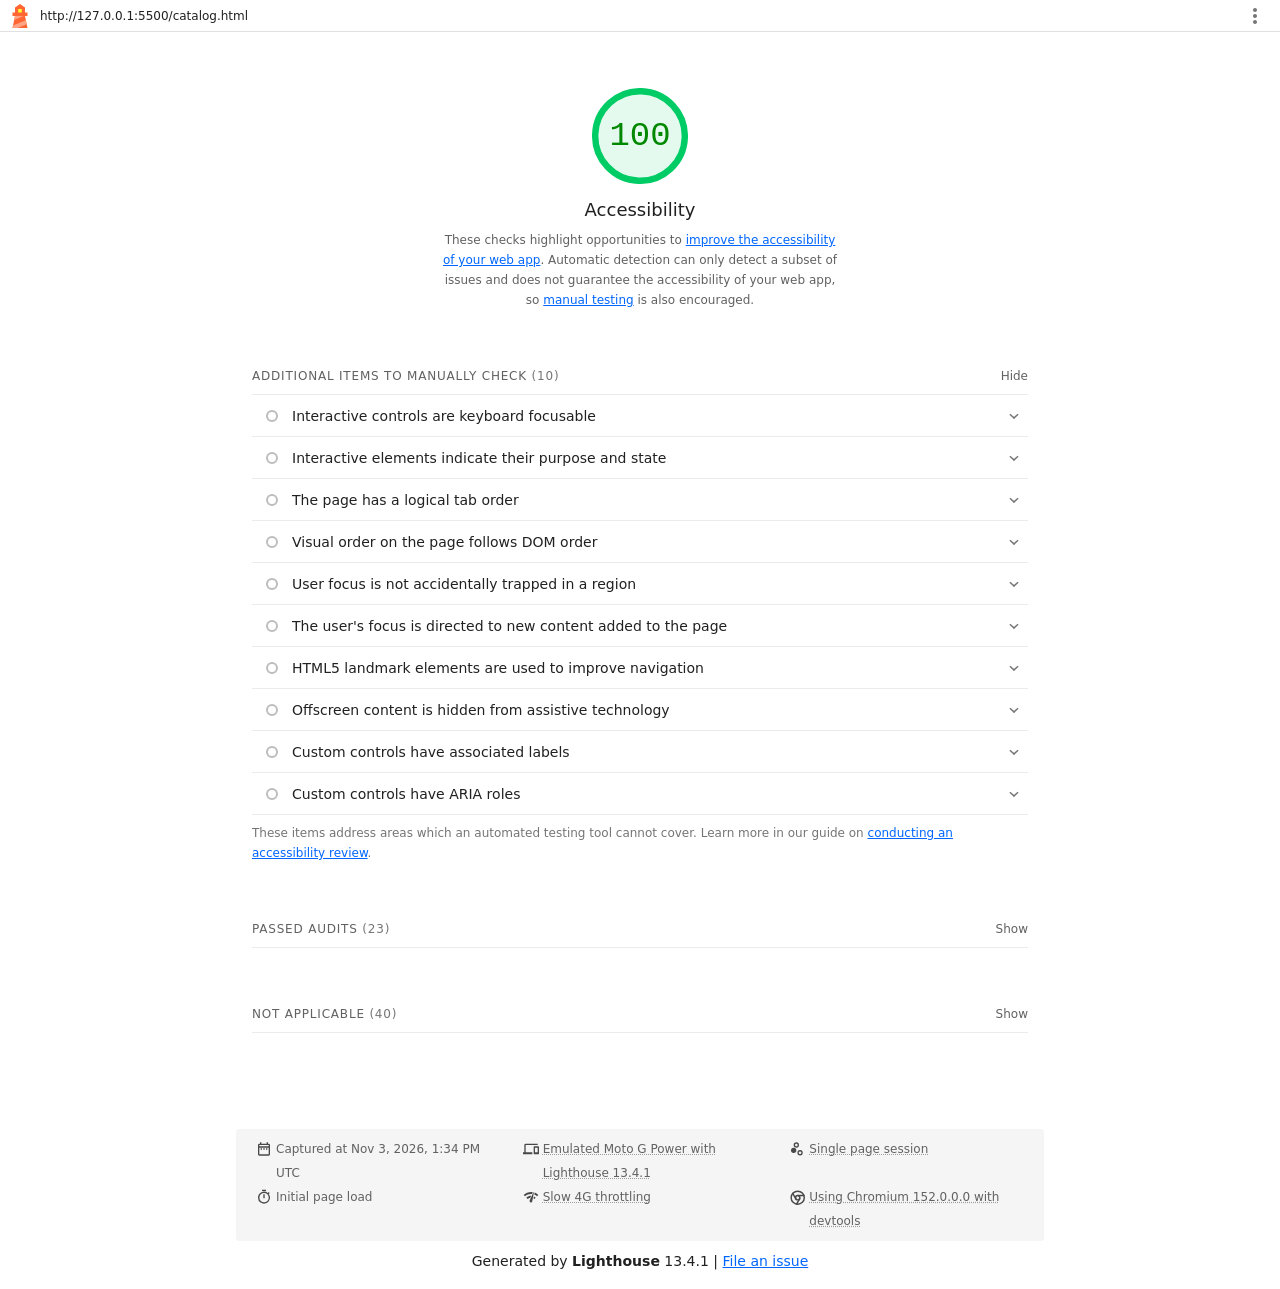
<file: lighthouse/catalog-accessibility.html>
<!--
@license
Copyright 2018 Google LLC
SPDX-License-Identifier: Apache-2.0
-->
<!doctype html>
<html lang="en">
<head>
  <meta charset="utf-8">
  <meta name="viewport" content="width=device-width, initial-scale=1, minimum-scale=1">
  <link rel="icon" href='data:image/svg+xml;utf8,<svg fill="none" xmlns="http://www.w3.org/2000/svg" viewBox="0 0 48 48"><path d="m14 7 10-7 10 7v10h5v7h-5l5 24H9l5-24H9v-7h5V7Z" fill="%23F63"/><path d="M31.561 24H14l-1.689 8.105L31.561 24ZM18.983 48H9l1.022-4.907L35.723 32.27l1.663 7.98L18.983 48Z" fill="%23FFA385"/><path fill="%23FF3" d="M20.5 10h7v7h-7z"/></svg>'>
  <title>Lighthouse Report</title>
  <style>body {margin: 0}</style>
</head>
<body>
  <noscript>Lighthouse report requires JavaScript. Please enable.</noscript>

  <div id="lh-log"></div>

  <script>window.__LIGHTHOUSE_JSON__ = {"lighthouseVersion":"13.4.1","requestedUrl":"http://127.0.0.1:5500/catalog.html","mainDocumentUrl":"http://127.0.0.1:5500/catalog.html","finalDisplayedUrl":"http://127.0.0.1:5500/catalog.html","finalUrl":"http://127.0.0.1:5500/catalog.html","fetchTime":"2026-11-03T13:34:58.280Z","gatherMode":"navigation","runWarnings":[],"userAgent":"Mozilla/5.0 (Windows NT 10.0; Win64; x64) AppleWebKit/537.36 (KHTML, like Gecko) Chrome/152.0.0.0 YaBrowser/26.10.0.0 Safari/537.36","environment":{"networkUserAgent":"Mozilla/5.0 (Linux; Android 11; moto g power (2022)) AppleWebKit/537.36 (KHTML, like Gecko) Chrome/152.0.0.0 Mobile Safari/537.36","hostUserAgent":"Mozilla/5.0 (Windows NT 10.0; Win64; x64) AppleWebKit/537.36 (KHTML, like Gecko) Chrome/152.0.0.0 YaBrowser/26.10.0.0 Safari/537.36","benchmarkIndex":942,"credits":{"axe-core":"4.12.1"}},"audits":{"accesskeys":{"id":"accesskeys","title":"`[accesskey]` values are unique","description":"Access keys let users quickly focus a part of the page. For proper navigation, each access key must be unique. [Learn more about access keys](https://dequeuniversity.com/rules/axe/4.12/accesskeys).","score":null,"scoreDisplayMode":"notApplicable"},"aria-allowed-attr":{"id":"aria-allowed-attr","title":"`[aria-*]` attributes match their roles","description":"Each ARIA `role` supports a specific subset of `aria-*` attributes. Mismatching these invalidates the `aria-*` attributes. [Learn how to match ARIA attributes to their roles](https://dequeuniversity.com/rules/axe/4.12/aria-allowed-attr).","score":1,"scoreDisplayMode":"binary","details":{"type":"table","headings":[{"key":"node","valueType":"node","subItemsHeading":{"key":"relatedNode","valueType":"node"},"label":"Failing Elements"}],"items":[]}},"aria-allowed-role":{"id":"aria-allowed-role","title":"Uses ARIA roles only on compatible elements","description":"Many HTML elements can only be assigned certain ARIA roles. Using ARIA roles where they are not allowed can interfere with the accessibility of the web page. [Learn more about ARIA roles](https://dequeuniversity.com/rules/axe/4.12/aria-allowed-role).","score":null,"scoreDisplayMode":"notApplicable"},"aria-command-name":{"id":"aria-command-name","title":"`button`, `link`, and `menuitem` elements have accessible names","description":"When an element doesn't have an accessible name, screen readers announce it with a generic name, making it unusable for users who rely on screen readers. [Learn how to make command elements more accessible](https://dequeuniversity.com/rules/axe/4.12/aria-command-name).","score":null,"scoreDisplayMode":"notApplicable"},"aria-conditional-attr":{"id":"aria-conditional-attr","title":"ARIA attributes are used as specified for the element's role","description":"Some ARIA attributes are only allowed on an element under certain conditions. [Learn more about conditional ARIA attributes](https://dequeuniversity.com/rules/axe/4.12/aria-conditional-attr).","score":1,"scoreDisplayMode":"binary","details":{"type":"table","headings":[{"key":"node","valueType":"node","subItemsHeading":{"key":"relatedNode","valueType":"node"},"label":"Failing Elements"}],"items":[]}},"aria-deprecated-role":{"id":"aria-deprecated-role","title":"Deprecated ARIA roles were not used","description":"Deprecated ARIA roles may not be processed correctly by assistive technology. [Learn more about deprecated ARIA roles](https://dequeuniversity.com/rules/axe/4.12/aria-deprecated-role).","score":null,"scoreDisplayMode":"notApplicable"},"aria-dialog-name":{"id":"aria-dialog-name","title":"Elements with `role=\"dialog\"` or `role=\"alertdialog\"` have accessible names.","description":"ARIA dialog elements without accessible names may prevent screen readers users from discerning the purpose of these elements. [Learn how to make ARIA dialog elements more accessible](https://dequeuniversity.com/rules/axe/4.12/aria-dialog-name).","score":null,"scoreDisplayMode":"notApplicable"},"aria-hidden-body":{"id":"aria-hidden-body","title":"`[aria-hidden=\"true\"]` is not present on the document `\u003cbody>`","description":"Assistive technologies, like screen readers, work inconsistently when `aria-hidden=\"true\"` is set on the document `\u003cbody>`. [Learn how `aria-hidden` affects the document body](https://dequeuniversity.com/rules/axe/4.12/aria-hidden-body).","score":1,"scoreDisplayMode":"binary","details":{"type":"table","headings":[{"key":"node","valueType":"node","subItemsHeading":{"key":"relatedNode","valueType":"node"},"label":"Failing Elements"}],"items":[]}},"aria-hidden-focus":{"id":"aria-hidden-focus","title":"`[aria-hidden=\"true\"]` elements do not contain focusable descendents","description":"Focusable descendents within an `[aria-hidden=\"true\"]` element prevent those interactive elements from being available to users of assistive technologies like screen readers. [Learn how `aria-hidden` affects focusable elements](https://dequeuniversity.com/rules/axe/4.12/aria-hidden-focus).","score":null,"scoreDisplayMode":"notApplicable"},"aria-input-field-name":{"id":"aria-input-field-name","title":"ARIA input fields have accessible names","description":"When an input field doesn't have an accessible name, screen readers announce it with a generic name, making it unusable for users who rely on screen readers. [Learn more about input field labels](https://dequeuniversity.com/rules/axe/4.12/aria-input-field-name).","score":null,"scoreDisplayMode":"notApplicable"},"aria-meter-name":{"id":"aria-meter-name","title":"ARIA `meter` elements have accessible names","description":"When a meter element doesn't have an accessible name, screen readers announce it with a generic name, making it unusable for users who rely on screen readers. [Learn how to name `meter` elements](https://dequeuniversity.com/rules/axe/4.12/aria-meter-name).","score":null,"scoreDisplayMode":"notApplicable"},"aria-progressbar-name":{"id":"aria-progressbar-name","title":"ARIA `progressbar` elements have accessible names","description":"When a `progressbar` element doesn't have an accessible name, screen readers announce it with a generic name, making it unusable for users who rely on screen readers. [Learn how to label `progressbar` elements](https://dequeuniversity.com/rules/axe/4.12/aria-progressbar-name).","score":null,"scoreDisplayMode":"notApplicable"},"aria-prohibited-attr":{"id":"aria-prohibited-attr","title":"Elements use only permitted ARIA attributes","description":"Using ARIA attributes in roles where they are prohibited can mean that important information is not communicated to users of assistive technologies. [Learn more about prohibited ARIA roles](https://dequeuniversity.com/rules/axe/4.12/aria-prohibited-attr).","score":1,"scoreDisplayMode":"binary","details":{"type":"table","headings":[{"key":"node","valueType":"node","subItemsHeading":{"key":"relatedNode","valueType":"node"},"label":"Failing Elements"}],"items":[]}},"aria-required-attr":{"id":"aria-required-attr","title":"`[role]`s have all required `[aria-*]` attributes","description":"Some ARIA roles have required attributes that describe the state of the element to screen readers. [Learn more about roles and required attributes](https://dequeuniversity.com/rules/axe/4.12/aria-required-attr).","score":null,"scoreDisplayMode":"notApplicable"},"aria-required-children":{"id":"aria-required-children","title":"Elements with an ARIA `[role]` that require children to contain a specific `[role]` have all required children.","description":"Some ARIA parent roles must contain specific child roles to perform their intended accessibility functions. [Learn more about roles and required children elements](https://dequeuniversity.com/rules/axe/4.12/aria-required-children).","score":null,"scoreDisplayMode":"notApplicable"},"aria-required-parent":{"id":"aria-required-parent","title":"`[role]`s are contained by their required parent element","description":"Some ARIA child roles must be contained by specific parent roles to properly perform their intended accessibility functions. [Learn more about ARIA roles and required parent element](https://dequeuniversity.com/rules/axe/4.12/aria-required-parent).","score":null,"scoreDisplayMode":"notApplicable"},"aria-roles":{"id":"aria-roles","title":"`[role]` values are valid","description":"ARIA roles must have valid values in order to perform their intended accessibility functions. [Learn more about valid ARIA roles](https://dequeuniversity.com/rules/axe/4.12/aria-roles).","score":null,"scoreDisplayMode":"notApplicable"},"aria-text":{"id":"aria-text","title":"Elements with the `role=text` attribute do not have focusable descendents.","description":"Adding `role=text` around a text node split by markup enables VoiceOver to treat it as one phrase, but the element's focusable descendents will not be announced. [Learn more about the `role=text` attribute](https://dequeuniversity.com/rules/axe/4.12/aria-text).","score":null,"scoreDisplayMode":"notApplicable"},"aria-toggle-field-name":{"id":"aria-toggle-field-name","title":"ARIA toggle fields have accessible names","description":"When a toggle field doesn't have an accessible name, screen readers announce it with a generic name, making it unusable for users who rely on screen readers. [Learn more about toggle fields](https://dequeuniversity.com/rules/axe/4.12/aria-toggle-field-name).","score":null,"scoreDisplayMode":"notApplicable"},"aria-tooltip-name":{"id":"aria-tooltip-name","title":"ARIA `tooltip` elements have accessible names","description":"When a tooltip element doesn't have an accessible name, screen readers announce it with a generic name, making it unusable for users who rely on screen readers. [Learn how to name `tooltip` elements](https://dequeuniversity.com/rules/axe/4.12/aria-tooltip-name).","score":null,"scoreDisplayMode":"notApplicable"},"aria-treeitem-name":{"id":"aria-treeitem-name","title":"ARIA `treeitem` elements have accessible names","description":"When a `treeitem` element doesn't have an accessible name, screen readers announce it with a generic name, making it unusable for users who rely on screen readers. [Learn more about labeling `treeitem` elements](https://dequeuniversity.com/rules/axe/4.12/aria-treeitem-name).","score":null,"scoreDisplayMode":"notApplicable"},"aria-valid-attr-value":{"id":"aria-valid-attr-value","title":"`[aria-*]` attributes have valid values","description":"Assistive technologies, like screen readers, can't interpret ARIA attributes with invalid values. [Learn more about valid values for ARIA attributes](https://dequeuniversity.com/rules/axe/4.12/aria-valid-attr-value).","score":1,"scoreDisplayMode":"binary","details":{"type":"table","headings":[{"key":"node","valueType":"node","subItemsHeading":{"key":"relatedNode","valueType":"node"},"label":"Failing Elements"}],"items":[]}},"aria-valid-attr":{"id":"aria-valid-attr","title":"`[aria-*]` attributes are valid and not misspelled","description":"Assistive technologies, like screen readers, can't interpret ARIA attributes with invalid names. [Learn more about valid ARIA attributes](https://dequeuniversity.com/rules/axe/4.12/aria-valid-attr).","score":1,"scoreDisplayMode":"binary","details":{"type":"table","headings":[{"key":"node","valueType":"node","subItemsHeading":{"key":"relatedNode","valueType":"node"},"label":"Failing Elements"}],"items":[]}},"button-name":{"id":"button-name","title":"Buttons have an accessible name","description":"When a button doesn't have an accessible name, screen readers announce it as \"button\", making it unusable for users who rely on screen readers. [Learn how to make buttons more accessible](https://dequeuniversity.com/rules/axe/4.12/button-name).","score":1,"scoreDisplayMode":"binary","details":{"type":"table","headings":[{"key":"node","valueType":"node","subItemsHeading":{"key":"relatedNode","valueType":"node"},"label":"Failing Elements"}],"items":[]}},"bypass":{"id":"bypass","title":"The page contains a heading, skip link, or landmark region","description":"Adding ways to bypass repetitive content lets keyboard users navigate the page more efficiently. [Learn more about bypass blocks](https://dequeuniversity.com/rules/axe/4.12/bypass).","score":null,"scoreDisplayMode":"notApplicable"},"color-contrast":{"id":"color-contrast","title":"Background and foreground colors have a sufficient contrast ratio","description":"Low-contrast text is difficult or impossible for many users to read. [Learn how to provide sufficient color contrast](https://dequeuniversity.com/rules/axe/4.12/color-contrast).","score":1,"scoreDisplayMode":"binary","details":{"type":"table","headings":[{"key":"node","valueType":"node","subItemsHeading":{"key":"relatedNode","valueType":"node"},"label":"Failing Elements"}],"items":[]}},"definition-list":{"id":"definition-list","title":"`\u003cdl>`'s contain only properly-ordered `\u003cdt>` and `\u003cdd>` groups, `\u003cscript>`, `\u003ctemplate>` or `\u003cdiv>` elements.","description":"When definition lists are not properly marked up, screen readers may produce confusing or inaccurate output. [Learn how to structure definition lists correctly](https://dequeuniversity.com/rules/axe/4.12/definition-list).","score":null,"scoreDisplayMode":"notApplicable"},"dlitem":{"id":"dlitem","title":"Definition list items are wrapped in `\u003cdl>` elements","description":"Definition list items (`\u003cdt>` and `\u003cdd>`) must be wrapped in a parent `\u003cdl>` element to ensure that screen readers can properly announce them. [Learn how to structure definition lists correctly](https://dequeuniversity.com/rules/axe/4.12/dlitem).","score":null,"scoreDisplayMode":"notApplicable"},"document-title":{"id":"document-title","title":"Document has a `\u003ctitle>` element","description":"The title gives screen reader users an overview of the page, and search engine users rely on it heavily to determine if a page is relevant to their search. [Learn more about document titles](https://dequeuniversity.com/rules/axe/4.12/document-title).","score":1,"scoreDisplayMode":"binary","details":{"type":"table","headings":[{"key":"node","valueType":"node","subItemsHeading":{"key":"relatedNode","valueType":"node"},"label":"Failing Elements"}],"items":[]}},"duplicate-id-aria":{"id":"duplicate-id-aria","title":"ARIA IDs are unique","description":"The value of an ARIA ID must be unique to prevent other instances from being overlooked by assistive technologies. [Learn how to fix duplicate ARIA IDs](https://dequeuniversity.com/rules/axe/4.12/duplicate-id-aria).","score":null,"scoreDisplayMode":"notApplicable"},"empty-heading":{"id":"empty-heading","title":"All heading elements contain content.","description":"A heading with no content or inaccessible text prevent screen reader users from accessing information on the page's structure. [Learn more about headings](https://dequeuniversity.com/rules/axe/4.12/empty-heading).","score":null,"scoreDisplayMode":"notApplicable"},"form-field-multiple-labels":{"id":"form-field-multiple-labels","title":"No form fields have multiple labels","description":"Form fields with multiple labels can be confusingly announced by assistive technologies like screen readers which use either the first, the last, or all of the labels. [Learn how to use form labels](https://dequeuniversity.com/rules/axe/4.12/form-field-multiple-labels).","score":null,"scoreDisplayMode":"notApplicable"},"frame-title":{"id":"frame-title","title":"`\u003cframe>` or `\u003ciframe>` elements have a title","description":"Screen reader users rely on frame titles to describe the contents of frames. [Learn more about frame titles](https://dequeuniversity.com/rules/axe/4.12/frame-title).","score":null,"scoreDisplayMode":"notApplicable"},"heading-order":{"id":"heading-order","title":"Heading elements appear in a sequentially-descending order","description":"Properly ordered headings that do not skip levels convey the semantic structure of the page, making it easier to navigate and understand when using assistive technologies. [Learn more about heading order](https://dequeuniversity.com/rules/axe/4.12/heading-order).","score":1,"scoreDisplayMode":"binary","details":{"type":"table","headings":[{"key":"node","valueType":"node","subItemsHeading":{"key":"relatedNode","valueType":"node"},"label":"Failing Elements"}],"items":[]}},"html-has-lang":{"id":"html-has-lang","title":"`\u003chtml>` element has a `[lang]` attribute","description":"If a page doesn't specify a `lang` attribute, a screen reader assumes that the page is in the default language that the user chose when setting up the screen reader. If the page isn't actually in the default language, then the screen reader might not announce the page's text correctly. [Learn more about the `lang` attribute](https://dequeuniversity.com/rules/axe/4.12/html-has-lang).","score":1,"scoreDisplayMode":"binary","details":{"type":"table","headings":[{"key":"node","valueType":"node","subItemsHeading":{"key":"relatedNode","valueType":"node"},"label":"Failing Elements"}],"items":[]}},"html-lang-valid":{"id":"html-lang-valid","title":"`\u003chtml>` element has a valid value for its `[lang]` attribute","description":"Specifying a valid [BCP 47 language](https://www.w3.org/International/questions/qa-choosing-language-tags#question) helps screen readers announce text properly. [Learn how to use the `lang` attribute](https://dequeuniversity.com/rules/axe/4.12/html-lang-valid).","score":1,"scoreDisplayMode":"binary","details":{"type":"table","headings":[{"key":"node","valueType":"node","subItemsHeading":{"key":"relatedNode","valueType":"node"},"label":"Failing Elements"}],"items":[]}},"html-xml-lang-mismatch":{"id":"html-xml-lang-mismatch","title":"`\u003chtml>` element has an `[xml:lang]` attribute with the same base language as the `[lang]` attribute.","description":"If the webpage does not specify a consistent language, then the screen reader might not announce the page's text correctly. [Learn more about the `lang` attribute](https://dequeuniversity.com/rules/axe/4.12/html-xml-lang-mismatch).","score":null,"scoreDisplayMode":"notApplicable"},"identical-links-same-purpose":{"id":"identical-links-same-purpose","title":"Identical links have the same purpose.","description":"Links with the same destination should have the same description, to help users understand the link's purpose and decide whether to follow it. [Learn more about identical links](https://dequeuniversity.com/rules/axe/4.12/identical-links-same-purpose).","score":null,"scoreDisplayMode":"notApplicable"},"image-alt":{"id":"image-alt","title":"Image elements have `[alt]` attributes","description":"Informative elements should aim for short, descriptive alternate text. Decorative elements can be ignored with an empty alt attribute. [Learn more about the `alt` attribute](https://dequeuniversity.com/rules/axe/4.12/image-alt).","score":1,"scoreDisplayMode":"binary","details":{"type":"table","headings":[{"key":"node","valueType":"node","subItemsHeading":{"key":"relatedNode","valueType":"node"},"label":"Failing Elements"}],"items":[]}},"image-redundant-alt":{"id":"image-redundant-alt","title":"Image elements do not have `[alt]` attributes that are redundant text.","description":"Informative elements should aim for short, descriptive alternative text. Alternative text that is exactly the same as the text adjacent to the link or image is potentially confusing for screen reader users, because the text will be read twice. [Learn more about the `alt` attribute](https://dequeuniversity.com/rules/axe/4.12/image-redundant-alt).","score":null,"scoreDisplayMode":"notApplicable"},"input-button-name":{"id":"input-button-name","title":"Input buttons have discernible text.","description":"Adding discernable and accessible text to input buttons may help screen reader users understand the purpose of the input button. [Learn more about input buttons](https://dequeuniversity.com/rules/axe/4.12/input-button-name).","score":null,"scoreDisplayMode":"notApplicable"},"input-image-alt":{"id":"input-image-alt","title":"`\u003cinput type=\"image\">` elements have `[alt]` text","description":"When an image is being used as an `\u003cinput>` button, providing alternative text can help screen reader users understand the purpose of the button. [Learn about input image alt text](https://dequeuniversity.com/rules/axe/4.12/input-image-alt).","score":null,"scoreDisplayMode":"notApplicable"},"label-content-name-mismatch":{"id":"label-content-name-mismatch","title":"Elements with visible text labels have matching accessible names.","description":"Visible text labels that do not match the accessible name can result in a confusing experience for screen reader users. [Learn more about accessible names](https://dequeuniversity.com/rules/axe/4.12/label-content-name-mismatch).","score":1,"scoreDisplayMode":"binary","details":{"type":"table","headings":[{"key":"node","valueType":"node","subItemsHeading":{"key":"relatedNode","valueType":"node"},"label":"Failing Elements"}],"items":[]}},"label":{"id":"label","title":"Form elements have associated labels","description":"Labels ensure that form controls are announced properly by assistive technologies, like screen readers. [Learn more about form element labels](https://dequeuniversity.com/rules/axe/4.12/label).","score":1,"scoreDisplayMode":"binary","details":{"type":"table","headings":[{"key":"node","valueType":"node","subItemsHeading":{"key":"relatedNode","valueType":"node"},"label":"Failing Elements"}],"items":[]}},"landmark-one-main":{"id":"landmark-one-main","title":"Document has a main landmark.","description":"One main landmark helps screen reader users navigate a web page. [Learn more about landmarks](https://dequeuniversity.com/rules/axe/4.12/landmark-one-main).","score":1,"scoreDisplayMode":"binary","details":{"type":"table","headings":[{"key":"node","valueType":"node","subItemsHeading":{"key":"relatedNode","valueType":"node"},"label":"Failing Elements"}],"items":[]}},"link-name":{"id":"link-name","title":"Links have a discernible name","description":"Link text (and alternate text for images, when used as links) that is discernible, unique, and focusable improves the navigation experience for screen reader users. [Learn how to make links accessible](https://dequeuniversity.com/rules/axe/4.12/link-name).","score":1,"scoreDisplayMode":"binary","details":{"type":"table","headings":[{"key":"node","valueType":"node","subItemsHeading":{"key":"relatedNode","valueType":"node"},"label":"Failing Elements"}],"items":[]}},"link-in-text-block":{"id":"link-in-text-block","title":"Links are distinguishable without relying on color.","description":"Low-contrast text is difficult or impossible for many users to read. Link text that is discernible improves the experience for users with low vision. [Learn how to make links distinguishable](https://dequeuniversity.com/rules/axe/4.12/link-in-text-block).","score":null,"scoreDisplayMode":"notApplicable"},"list":{"id":"list","title":"Lists contain only `\u003cli>` elements and script supporting elements (`\u003cscript>` and `\u003ctemplate>`).","description":"Screen readers have a specific way of announcing lists. Ensuring proper list structure aids screen reader output. [Learn more about proper list structure](https://dequeuniversity.com/rules/axe/4.12/list).","score":1,"scoreDisplayMode":"binary","details":{"type":"table","headings":[{"key":"node","valueType":"node","subItemsHeading":{"key":"relatedNode","valueType":"node"},"label":"Failing Elements"}],"items":[]}},"listitem":{"id":"listitem","title":"List items (`\u003cli>`) are contained within `\u003cul>`, `\u003col>` or `\u003cmenu>` parent elements","description":"Screen readers require list items (`\u003cli>`) to be contained within a parent `\u003cul>`, `\u003col>` or `\u003cmenu>` to be announced properly. [Learn more about proper list structure](https://dequeuniversity.com/rules/axe/4.12/listitem).","score":1,"scoreDisplayMode":"binary","details":{"type":"table","headings":[{"key":"node","valueType":"node","subItemsHeading":{"key":"relatedNode","valueType":"node"},"label":"Failing Elements"}],"items":[]}},"meta-refresh":{"id":"meta-refresh","title":"The document does not use `\u003cmeta http-equiv=\"refresh\">`","description":"Users do not expect a page to refresh automatically, and doing so will move focus back to the top of the page. This may create a frustrating or confusing experience. [Learn more about the refresh meta tag](https://dequeuniversity.com/rules/axe/4.12/meta-refresh).","score":null,"scoreDisplayMode":"notApplicable"},"meta-viewport":{"id":"meta-viewport","title":"`[user-scalable=\"no\"]` is not used in the `\u003cmeta name=\"viewport\">` element and the `[maximum-scale]` attribute is not less than 5.","description":"Disabling zooming is problematic for users with low vision who rely on screen magnification to properly see the contents of a web page. [Learn more about the viewport meta tag](https://dequeuniversity.com/rules/axe/4.12/meta-viewport).","score":1,"scoreDisplayMode":"binary","details":{"type":"table","headings":[{"key":"node","valueType":"node","subItemsHeading":{"key":"relatedNode","valueType":"node"},"label":"Failing Elements"}],"items":[]}},"object-alt":{"id":"object-alt","title":"`\u003cobject>` elements have alternate text","description":"Screen readers cannot translate non-text content. Adding alternate text to `\u003cobject>` elements helps screen readers convey meaning to users. [Learn more about alt text for `object` elements](https://dequeuniversity.com/rules/axe/4.12/object-alt).","score":null,"scoreDisplayMode":"notApplicable"},"select-name":{"id":"select-name","title":"Select elements have associated label elements.","description":"Form elements without effective labels can create frustrating experiences for screen reader users. [Learn more about the `select` element](https://dequeuniversity.com/rules/axe/4.12/select-name).","score":1,"scoreDisplayMode":"binary","details":{"type":"table","headings":[{"key":"node","valueType":"node","subItemsHeading":{"key":"relatedNode","valueType":"node"},"label":"Failing Elements"}],"items":[]}},"skip-link":{"id":"skip-link","title":"Skip links are focusable.","description":"Including a skip link can help users skip to the main content to save time. [Learn more about skip links](https://dequeuniversity.com/rules/axe/4.12/skip-link).","score":1,"scoreDisplayMode":"binary","details":{"type":"table","headings":[{"key":"node","valueType":"node","subItemsHeading":{"key":"relatedNode","valueType":"node"},"label":"Failing Elements"}],"items":[]}},"tabindex":{"id":"tabindex","title":"No element has a `[tabindex]` value greater than 0","description":"A value greater than 0 implies an explicit navigation ordering. Although technically valid, this often creates frustrating experiences for users who rely on assistive technologies. [Learn more about the `tabindex` attribute](https://dequeuniversity.com/rules/axe/4.12/tabindex).","score":1,"scoreDisplayMode":"binary","details":{"type":"table","headings":[{"key":"node","valueType":"node","subItemsHeading":{"key":"relatedNode","valueType":"node"},"label":"Failing Elements"}],"items":[]}},"table-duplicate-name":{"id":"table-duplicate-name","title":"Tables have different content in the summary attribute and `\u003ccaption>`.","description":"The summary attribute should describe the table structure, while `\u003ccaption>` should have the onscreen title. Accurate table mark-up helps users of screen readers. [Learn more about summary and caption](https://dequeuniversity.com/rules/axe/4.12/table-duplicate-name).","score":null,"scoreDisplayMode":"notApplicable"},"table-fake-caption":{"id":"table-fake-caption","title":"Tables use `\u003ccaption>` instead of cells with the `[colspan]` attribute to indicate a caption.","description":"Screen readers have features to make navigating tables easier. Ensuring that tables use the actual caption element instead of cells with the `[colspan]` attribute may improve the experience for screen reader users. [Learn more about captions](https://dequeuniversity.com/rules/axe/4.12/table-fake-caption).","score":null,"scoreDisplayMode":"notApplicable"},"target-size":{"id":"target-size","title":"Touch targets have sufficient size and spacing.","description":"Touch targets with sufficient size and spacing help users who may have difficulty targeting small controls to activate the targets. [Learn more about touch targets](https://dequeuniversity.com/rules/axe/4.12/target-size).","score":1,"scoreDisplayMode":"binary","details":{"type":"table","headings":[{"key":"node","valueType":"node","subItemsHeading":{"key":"relatedNode","valueType":"node"},"label":"Failing Elements"}],"items":[]}},"td-has-header":{"id":"td-has-header","title":"`\u003ctd>` elements in a large `\u003ctable>` have one or more table headers.","description":"Screen readers have features to make navigating tables easier. Ensuring that `\u003ctd>` elements in a large table (3 or more cells in width and height) have an associated table header may improve the experience for screen reader users. [Learn more about table headers](https://dequeuniversity.com/rules/axe/4.12/td-has-header).","score":null,"scoreDisplayMode":"notApplicable"},"td-headers-attr":{"id":"td-headers-attr","title":"Cells in a `\u003ctable>` element that use the `[headers]` attribute refer to table cells within the same table.","description":"Screen readers have features to make navigating tables easier. Ensuring `\u003ctd>` cells using the `[headers]` attribute only refer to other cells in the same table may improve the experience for screen reader users. [Learn more about the `headers` attribute](https://dequeuniversity.com/rules/axe/4.12/td-headers-attr).","score":null,"scoreDisplayMode":"notApplicable"},"th-has-data-cells":{"id":"th-has-data-cells","title":"`\u003cth>` elements and elements with `[role=\"columnheader\"/\"rowheader\"]` have data cells they describe.","description":"Screen readers have features to make navigating tables easier. Ensuring table headers always refer to some set of cells may improve the experience for screen reader users. [Learn more about table headers](https://dequeuniversity.com/rules/axe/4.12/th-has-data-cells).","score":null,"scoreDisplayMode":"notApplicable"},"valid-lang":{"id":"valid-lang","title":"`[lang]` attributes have a valid value","description":"Specifying a valid [BCP 47 language](https://www.w3.org/International/questions/qa-choosing-language-tags#question) on elements helps ensure that text is pronounced correctly by a screen reader. [Learn how to use the `lang` attribute](https://dequeuniversity.com/rules/axe/4.12/valid-lang).","score":null,"scoreDisplayMode":"notApplicable"},"video-caption":{"id":"video-caption","title":"`\u003cvideo>` elements contain a `\u003ctrack>` element with `[kind=\"captions\"]`","description":"When a video provides a caption it is easier for deaf and hearing impaired users to access its information. [Learn more about video captions](https://dequeuniversity.com/rules/axe/4.12/video-caption).","score":null,"scoreDisplayMode":"notApplicable"},"custom-controls-labels":{"id":"custom-controls-labels","title":"Custom controls have associated labels","description":"Custom interactive controls have associated labels, provided by aria-label or aria-labelledby. [Learn more about custom controls and labels](https://developer.chrome.com/docs/lighthouse/accessibility/custom-controls-labels/).","score":null,"scoreDisplayMode":"manual"},"custom-controls-roles":{"id":"custom-controls-roles","title":"Custom controls have ARIA roles","description":"Custom interactive controls have appropriate ARIA roles. [Learn how to add roles to custom controls](https://developer.chrome.com/docs/lighthouse/accessibility/custom-control-roles/).","score":null,"scoreDisplayMode":"manual"},"focus-traps":{"id":"focus-traps","title":"User focus is not accidentally trapped in a region","description":"A user can tab into and out of any control or region without accidentally trapping their focus. [Learn how to avoid focus traps](https://developer.chrome.com/docs/lighthouse/accessibility/focus-traps/).","score":null,"scoreDisplayMode":"manual"},"focusable-controls":{"id":"focusable-controls","title":"Interactive controls are keyboard focusable","description":"Custom interactive controls are keyboard focusable and display a focus indicator. [Learn how to make custom controls focusable](https://developer.chrome.com/docs/lighthouse/accessibility/focusable-controls/).","score":null,"scoreDisplayMode":"manual"},"interactive-element-affordance":{"id":"interactive-element-affordance","title":"Interactive elements indicate their purpose and state","description":"Interactive elements, such as links and buttons, should indicate their state and be distinguishable from non-interactive elements. [Learn how to decorate interactive elements with affordance hints](https://developer.chrome.com/docs/lighthouse/accessibility/interactive-element-affordance/).","score":null,"scoreDisplayMode":"manual"},"logical-tab-order":{"id":"logical-tab-order","title":"The page has a logical tab order","description":"Tabbing through the page follows the visual layout. Users cannot focus elements that are offscreen. [Learn more about logical tab ordering](https://developer.chrome.com/docs/lighthouse/accessibility/logical-tab-order/).","score":null,"scoreDisplayMode":"manual"},"managed-focus":{"id":"managed-focus","title":"The user's focus is directed to new content added to the page","description":"If new content, such as a dialog, is added to the page, the user's focus is directed to it. [Learn how to direct focus to new content](https://developer.chrome.com/docs/lighthouse/accessibility/managed-focus/).","score":null,"scoreDisplayMode":"manual"},"offscreen-content-hidden":{"id":"offscreen-content-hidden","title":"Offscreen content is hidden from assistive technology","description":"Offscreen content is hidden with display: none or aria-hidden=true. [Learn how to properly hide offscreen content](https://developer.chrome.com/docs/lighthouse/accessibility/offscreen-content-hidden/).","score":null,"scoreDisplayMode":"manual"},"use-landmarks":{"id":"use-landmarks","title":"HTML5 landmark elements are used to improve navigation","description":"Landmark elements (`\u003cmain>`, `\u003cnav>`, etc.) are used to improve the keyboard navigation of the page for assistive technology. [Learn more about landmark elements](https://developer.chrome.com/docs/lighthouse/accessibility/use-landmarks/).","score":null,"scoreDisplayMode":"manual"},"visual-order-follows-dom":{"id":"visual-order-follows-dom","title":"Visual order on the page follows DOM order","description":"DOM order matches the visual order, improving navigation for assistive technology. [Learn more about DOM and visual ordering](https://developer.chrome.com/docs/lighthouse/accessibility/visual-order-follows-dom/).","score":null,"scoreDisplayMode":"manual"},"autocomplete-valid":{"id":"autocomplete-valid","title":"`autocomplete` attributes are used correctly","description":"The `autocomplete` attribute values must be valid and correctly applied for screen readers to function correctly. [Learn more about valid autocomplete values](https://dequeuniversity.com/rules/axe/4.12/autocomplete-valid).","score":null,"scoreDisplayMode":"notApplicable"},"presentation-role-conflict":{"id":"presentation-role-conflict","title":"Elements with `role=\"none\"` or `role=\"presentation\"` do not have conflicts","description":"There are certain cases where the semantic role of an element with `role=\"none\"` or `role=\"presentation\"` does not resolve to none or presentation. To ensure the element remains removed from the accessibility tree, you should not add any global ARIA attributes to the element or make it focusable. [Learn more about presentation role conflict](https://dequeuniversity.com/rules/axe/4.12/presentation-role-conflict).","score":null,"scoreDisplayMode":"notApplicable"},"svg-img-alt":{"id":"svg-img-alt","title":"SVG elements with an `img` role have an accessible text alternative","description":"Ensures SVG elements with an `img`, `graphics-document` or `graphics-symbol` role have an accessible text alternative. [Learn more about SVG alt text](https://dequeuniversity.com/rules/axe/4.12/svg-img-alt).","score":null,"scoreDisplayMode":"notApplicable"}},"configSettings":{"output":"json","maxWaitForFcp":30000,"maxWaitForLoad":45000,"pauseAfterFcpMs":1000,"pauseAfterLoadMs":1000,"networkQuietThresholdMs":1000,"cpuQuietThresholdMs":1000,"formFactor":"mobile","throttling":{"rttMs":150,"throughputKbps":1638.4,"requestLatencyMs":562.5,"downloadThroughputKbps":1474.5600000000002,"uploadThroughputKbps":675,"cpuSlowdownMultiplier":4},"throttlingMethod":"simulate","screenEmulation":{"mobile":true,"width":412,"height":823,"deviceScaleFactor":1.75,"disabled":true},"emulatedUserAgent":"Mozilla/5.0 (Linux; Android 11; moto g power (2022)) AppleWebKit/537.36 (KHTML, like Gecko) Chrome/136.0.0.0 Mobile Safari/537.36","auditMode":false,"gatherMode":false,"clearStorageTypes":["file_systems","shader_cache","service_workers","cache_storage"],"disableStorageReset":false,"debugNavigation":false,"channel":"devtools","usePassiveGathering":false,"disableFullPageScreenshot":false,"skipAboutBlank":false,"blankPage":"about:blank","ignoreStatusCode":true,"locale":"en-US","blockedUrlPatterns":null,"additionalTraceCategories":"","extraHeaders":null,"precomputedLanternData":null,"onlyAudits":null,"onlyCategories":["accessibility"],"skipAudits":null},"categories":{"accessibility":{"title":"Accessibility","description":"These checks highlight opportunities to [improve the accessibility of your web app](https://developer.chrome.com/docs/lighthouse/accessibility/). Automatic detection can only detect a subset of issues and does not guarantee the accessibility of your web app, so [manual testing](https://web.dev/articles/how-to-review) is also encouraged.","manualDescription":"These items address areas which an automated testing tool cannot cover. Learn more in our guide on [conducting an accessibility review](https://web.dev/articles/how-to-review).","supportedModes":["navigation","snapshot"],"auditRefs":[{"id":"accesskeys","weight":0,"group":"a11y-navigation"},{"id":"aria-allowed-attr","weight":10,"group":"a11y-aria"},{"id":"aria-command-name","weight":0,"group":"a11y-aria"},{"id":"aria-conditional-attr","weight":7,"group":"a11y-aria"},{"id":"aria-deprecated-role","weight":0,"group":"a11y-aria"},{"id":"aria-dialog-name","weight":0,"group":"a11y-aria"},{"id":"aria-hidden-body","weight":10,"group":"a11y-aria"},{"id":"aria-hidden-focus","weight":0,"group":"a11y-aria"},{"id":"aria-input-field-name","weight":0,"group":"a11y-aria"},{"id":"aria-meter-name","weight":0,"group":"a11y-aria"},{"id":"aria-progressbar-name","weight":0,"group":"a11y-aria"},{"id":"aria-prohibited-attr","weight":7,"group":"a11y-aria"},{"id":"aria-required-attr","weight":0,"group":"a11y-aria"},{"id":"aria-required-children","weight":0,"group":"a11y-aria"},{"id":"aria-required-parent","weight":0,"group":"a11y-aria"},{"id":"aria-roles","weight":0,"group":"a11y-aria"},{"id":"aria-text","weight":0,"group":"a11y-aria"},{"id":"aria-toggle-field-name","weight":0,"group":"a11y-aria"},{"id":"aria-tooltip-name","weight":0,"group":"a11y-aria"},{"id":"aria-treeitem-name","weight":0,"group":"a11y-aria"},{"id":"aria-valid-attr-value","weight":10,"group":"a11y-aria"},{"id":"aria-valid-attr","weight":10,"group":"a11y-aria"},{"id":"button-name","weight":10,"group":"a11y-names-labels"},{"id":"bypass","weight":0,"group":"a11y-navigation"},{"id":"color-contrast","weight":7,"group":"a11y-color-contrast"},{"id":"definition-list","weight":0,"group":"a11y-tables-lists"},{"id":"dlitem","weight":0,"group":"a11y-tables-lists"},{"id":"document-title","weight":7,"group":"a11y-names-labels"},{"id":"duplicate-id-aria","weight":0,"group":"a11y-aria"},{"id":"form-field-multiple-labels","weight":0,"group":"a11y-names-labels"},{"id":"frame-title","weight":0,"group":"a11y-names-labels"},{"id":"heading-order","weight":3,"group":"a11y-navigation"},{"id":"html-has-lang","weight":7,"group":"a11y-language"},{"id":"html-lang-valid","weight":7,"group":"a11y-language"},{"id":"html-xml-lang-mismatch","weight":0,"group":"a11y-language"},{"id":"image-alt","weight":10,"group":"a11y-names-labels"},{"id":"input-button-name","weight":0,"group":"a11y-names-labels"},{"id":"input-image-alt","weight":0,"group":"a11y-names-labels"},{"id":"label","weight":10,"group":"a11y-names-labels"},{"id":"link-in-text-block","weight":0,"group":"a11y-color-contrast"},{"id":"link-name","weight":7,"group":"a11y-names-labels"},{"id":"list","weight":7,"group":"a11y-tables-lists"},{"id":"listitem","weight":7,"group":"a11y-tables-lists"},{"id":"meta-refresh","weight":0,"group":"a11y-best-practices"},{"id":"meta-viewport","weight":10,"group":"a11y-best-practices"},{"id":"object-alt","weight":0,"group":"a11y-names-labels"},{"id":"select-name","weight":10,"group":"a11y-names-labels"},{"id":"skip-link","weight":3,"group":"a11y-names-labels"},{"id":"tabindex","weight":7,"group":"a11y-navigation"},{"id":"target-size","weight":7,"group":"a11y-best-practices"},{"id":"td-headers-attr","weight":0,"group":"a11y-tables-lists"},{"id":"th-has-data-cells","weight":0,"group":"a11y-tables-lists"},{"id":"valid-lang","weight":0,"group":"a11y-language"},{"id":"video-caption","weight":0,"group":"a11y-audio-video"},{"id":"landmark-one-main","weight":3,"group":"a11y-best-practices"},{"id":"autocomplete-valid","weight":0,"group":"a11y-best-practices"},{"id":"presentation-role-conflict","weight":0,"group":"a11y-best-practices"},{"id":"svg-img-alt","weight":0,"group":"a11y-best-practices"},{"id":"focusable-controls","weight":0},{"id":"interactive-element-affordance","weight":0},{"id":"logical-tab-order","weight":0},{"id":"visual-order-follows-dom","weight":0},{"id":"focus-traps","weight":0},{"id":"managed-focus","weight":0},{"id":"use-landmarks","weight":0},{"id":"offscreen-content-hidden","weight":0},{"id":"custom-controls-labels","weight":0},{"id":"custom-controls-roles","weight":0},{"id":"table-duplicate-name","weight":0,"group":"a11y-best-practices"},{"id":"empty-heading","weight":0,"group":"a11y-best-practices"},{"id":"aria-allowed-role","weight":0,"group":"a11y-best-practices"},{"id":"image-redundant-alt","weight":0,"group":"a11y-names-labels"},{"id":"identical-links-same-purpose","weight":0,"group":"a11y-best-practices"},{"id":"label-content-name-mismatch","weight":0,"group":"hidden"},{"id":"table-fake-caption","weight":0,"group":"hidden"},{"id":"td-has-header","weight":0,"group":"hidden"}],"id":"accessibility","score":1}},"categoryGroups":{"metrics":{"title":"Metrics"},"insights":{"title":"Insights","description":"These insights are also available in the Chrome DevTools Performance Panel - [record a trace](https://developer.chrome.com/docs/devtools/performance/reference) to view more detailed information."},"diagnostics":{"title":"Diagnostics","description":"More information about the performance of your application. These numbers don't [directly affect](https://developer.chrome.com/docs/lighthouse/performance/performance-scoring/) the Performance score."},"a11y-best-practices":{"title":"Best practices","description":"These items highlight common accessibility best practices."},"a11y-color-contrast":{"title":"Contrast","description":"These are opportunities to improve the legibility of your content."},"a11y-names-labels":{"title":"Names and labels","description":"These are opportunities to improve the semantics of the controls in your application. This may enhance the experience for users of assistive technology, like a screen reader."},"a11y-navigation":{"title":"Navigation","description":"These are opportunities to improve keyboard navigation in your application."},"a11y-aria":{"title":"ARIA","description":"These are opportunities to improve the usage of ARIA in your application which may enhance the experience for users of assistive technology, like a screen reader."},"a11y-language":{"title":"Internationalization and localization","description":"These are opportunities to improve the interpretation of your content by users in different locales."},"a11y-audio-video":{"title":"Audio and video","description":"These are opportunities to provide alternative content for audio and video. This may improve the experience for users with hearing or vision impairments."},"a11y-tables-lists":{"title":"Tables and lists","description":"These are opportunities to improve the experience of reading tabular or list data using assistive technology, like a screen reader."},"seo-mobile":{"title":"Mobile Friendly","description":"Make sure your pages are mobile friendly so users don’t have to pinch or zoom in order to read the content pages. [Learn how to make pages mobile-friendly](https://developers.google.com/search/mobile-sites/)."},"seo-content":{"title":"Content Best Practices","description":"Format your HTML in a way that enables crawlers to better understand your app’s content."},"seo-crawl":{"title":"Crawling and Indexing","description":"To appear in search results, crawlers need access to your app."},"best-practices-trust-safety":{"title":"Trust and Safety"},"best-practices-ux":{"title":"User Experience"},"best-practices-browser-compat":{"title":"Browser Compatibility"},"best-practices-general":{"title":"General"},"webmcp":{"title":"WebMCP","description":"Audits validating WebMCP integration."},"agent-accessibility":{"title":"Agent Accessibility","description":"These audits highlight best practices for improving the accessibility of the website for AI agents."},"hidden":{"title":""}},"stackPacks":[],"entities":[{"name":"127.0.0.1","origins":["http://127.0.0.1:5500"],"isFirstParty":true,"isUnrecognized":true}],"fullPageScreenshot":{"screenshot":{"data":"[data-uri]","width":412,"height":5502},"nodes":{"1-0-A":{"id":"","top":5438,"bottom":5486,"left":348,"right":396,"width":48,"height":48}}},"timing":{"entries":[{"startTime":349.4,"name":"lh:config","duration":378.3,"entryType":"measure"},{"startTime":351.6,"name":"lh:config:resolveArtifactsToDefns","duration":3,"entryType":"measure"},{"startTime":728.2,"name":"lh:runner:gather","duration":6620.9,"entryType":"measure"},{"startTime":729.1,"name":"lh:driver:connect","duration":21.1,"entryType":"measure"},{"startTime":750.5,"name":"lh:driver:navigate","duration":129.4,"entryType":"measure"},{"startTime":880.7,"name":"lh:gather:getBenchmarkIndex","duration":1032.7,"entryType":"measure"},{"startTime":1913.6,"name":"lh:gather:getVersion","duration":5.4,"entryType":"measure"},{"startTime":1919.3,"name":"lh:gather:getDevicePixelRatio","duration":11.1,"entryType":"measure"},{"startTime":1930.6,"name":"lh:prepare:navigationMode","duration":182.9,"entryType":"measure"},{"startTime":1932.8,"name":"lh:gather:getVersion","duration":1.2,"entryType":"measure"},{"startTime":1976.9,"name":"lh:storage:clearDataForOrigin","duration":54.9,"entryType":"measure"},{"startTime":2031.9,"name":"lh:storage:clearBrowserCaches","duration":78.2,"entryType":"measure"},{"startTime":2111.4,"name":"lh:gather:prepareThrottlingAndNetwork","duration":2.1,"entryType":"measure"},{"startTime":2138.1,"name":"lh:driver:navigate","duration":2815,"entryType":"measure"},{"startTime":4966.1,"name":"lh:computed:NetworkRecords","duration":4.6,"entryType":"measure"},{"startTime":4972.4,"name":"lh:gather:getArtifact:DevtoolsLog","duration":2.4,"entryType":"measure"},{"startTime":4974.8,"name":"lh:gather:getArtifact:Accessibility","duration":523.1,"entryType":"measure"},{"startTime":5498,"name":"lh:gather:getArtifact:NetworkUserAgent","duration":0.2,"entryType":"measure"},{"startTime":5498.2,"name":"lh:gather:getArtifact:Stacks","duration":12.7,"entryType":"measure"},{"startTime":5498.3,"name":"lh:gather:collectStacks","duration":12.5,"entryType":"measure"},{"startTime":5510.9,"name":"lh:gather:getArtifact:FullPageScreenshot","duration":1832,"entryType":"measure"},{"startTime":7349.8,"name":"lh:runner:audit","duration":433.4,"entryType":"measure"},{"startTime":7350.1,"name":"lh:runner:auditing","duration":432.5,"entryType":"measure"},{"startTime":7353,"name":"lh:audit:accesskeys","duration":6.5,"entryType":"measure"},{"startTime":7361.1,"name":"lh:audit:aria-allowed-attr","duration":16.6,"entryType":"measure"},{"startTime":7378.3,"name":"lh:audit:aria-allowed-role","duration":2,"entryType":"measure"},{"startTime":7380.9,"name":"lh:audit:aria-command-name","duration":2.9,"entryType":"measure"},{"startTime":7384.4,"name":"lh:audit:aria-conditional-attr","duration":13.3,"entryType":"measure"},{"startTime":7398.3,"name":"lh:audit:aria-deprecated-role","duration":3,"entryType":"measure"},{"startTime":7401.8,"name":"lh:audit:aria-dialog-name","duration":2.7,"entryType":"measure"},{"startTime":7404.9,"name":"lh:audit:aria-hidden-body","duration":10.9,"entryType":"measure"},{"startTime":7416.4,"name":"lh:audit:aria-hidden-focus","duration":3,"entryType":"measure"},{"startTime":7420,"name":"lh:audit:aria-input-field-name","duration":4.4,"entryType":"measure"},{"startTime":7425.4,"name":"lh:audit:aria-meter-name","duration":4.1,"entryType":"measure"},{"startTime":7430.2,"name":"lh:audit:aria-progressbar-name","duration":4.7,"entryType":"measure"},{"startTime":7435.8,"name":"lh:audit:aria-prohibited-attr","duration":9.9,"entryType":"measure"},{"startTime":7446.2,"name":"lh:audit:aria-required-attr","duration":3.7,"entryType":"measure"},{"startTime":7450.4,"name":"lh:audit:aria-required-children","duration":3.3,"entryType":"measure"},{"startTime":7454.4,"name":"lh:audit:aria-required-parent","duration":5.2,"entryType":"measure"},{"startTime":7460.1,"name":"lh:audit:aria-roles","duration":3.5,"entryType":"measure"},{"startTime":7464.1,"name":"lh:audit:aria-text","duration":3.8,"entryType":"measure"},{"startTime":7468.4,"name":"lh:audit:aria-toggle-field-name","duration":5.3,"entryType":"measure"},{"startTime":7474.2,"name":"lh:audit:aria-tooltip-name","duration":4.3,"entryType":"measure"},{"startTime":7479,"name":"lh:audit:aria-treeitem-name","duration":3.8,"entryType":"measure"},{"startTime":7483.2,"name":"lh:audit:aria-valid-attr-value","duration":8.3,"entryType":"measure"},{"startTime":7492,"name":"lh:audit:aria-valid-attr","duration":6,"entryType":"measure"},{"startTime":7498.5,"name":"lh:audit:button-name","duration":6.4,"entryType":"measure"},{"startTime":7505.5,"name":"lh:audit:bypass","duration":6.3,"entryType":"measure"},{"startTime":7512.1,"name":"lh:audit:color-contrast","duration":5.6,"entryType":"measure"},{"startTime":7518,"name":"lh:audit:definition-list","duration":2.9,"entryType":"measure"},{"startTime":7521.2,"name":"lh:audit:dlitem","duration":4.5,"entryType":"measure"},{"startTime":7526.1,"name":"lh:audit:document-title","duration":4.8,"entryType":"measure"},{"startTime":7531.2,"name":"lh:audit:duplicate-id-aria","duration":4.7,"entryType":"measure"},{"startTime":7536.2,"name":"lh:audit:empty-heading","duration":5.4,"entryType":"measure"},{"startTime":7541.9,"name":"lh:audit:form-field-multiple-labels","duration":4.5,"entryType":"measure"},{"startTime":7546.7,"name":"lh:audit:frame-title","duration":3.1,"entryType":"measure"},{"startTime":7550.1,"name":"lh:audit:heading-order","duration":4.9,"entryType":"measure"},{"startTime":7555.5,"name":"lh:audit:html-has-lang","duration":6.2,"entryType":"measure"},{"startTime":7562.1,"name":"lh:audit:html-lang-valid","duration":4.7,"entryType":"measure"},{"startTime":7567.2,"name":"lh:audit:html-xml-lang-mismatch","duration":3.3,"entryType":"measure"},{"startTime":7570.9,"name":"lh:audit:identical-links-same-purpose","duration":5.3,"entryType":"measure"},{"startTime":7576.4,"name":"lh:audit:image-alt","duration":4.7,"entryType":"measure"},{"startTime":7581.3,"name":"lh:audit:image-redundant-alt","duration":21,"entryType":"measure"},{"startTime":7602.6,"name":"lh:audit:input-button-name","duration":5.8,"entryType":"measure"},{"startTime":7608.9,"name":"lh:audit:input-image-alt","duration":4.5,"entryType":"measure"},{"startTime":7613.6,"name":"lh:audit:label-content-name-mismatch","duration":4.3,"entryType":"measure"},{"startTime":7618.2,"name":"lh:audit:label","duration":8.1,"entryType":"measure"},{"startTime":7626.7,"name":"lh:audit:landmark-one-main","duration":4.4,"entryType":"measure"},{"startTime":7631.4,"name":"lh:audit:link-name","duration":6.4,"entryType":"measure"},{"startTime":7638.1,"name":"lh:audit:link-in-text-block","duration":4.7,"entryType":"measure"},{"startTime":7643.1,"name":"lh:audit:list","duration":4.9,"entryType":"measure"},{"startTime":7648.5,"name":"lh:audit:listitem","duration":4.5,"entryType":"measure"},{"startTime":7653.2,"name":"lh:audit:meta-refresh","duration":6.3,"entryType":"measure"},{"startTime":7659.7,"name":"lh:audit:meta-viewport","duration":5.3,"entryType":"measure"},{"startTime":7665.3,"name":"lh:audit:object-alt","duration":4.2,"entryType":"measure"},{"startTime":7669.8,"name":"lh:audit:select-name","duration":38.5,"entryType":"measure"},{"startTime":7708.7,"name":"lh:audit:skip-link","duration":4.3,"entryType":"measure"},{"startTime":7713.3,"name":"lh:audit:tabindex","duration":4.1,"entryType":"measure"},{"startTime":7717.8,"name":"lh:audit:table-duplicate-name","duration":4.6,"entryType":"measure"},{"startTime":7723.3,"name":"lh:audit:table-fake-caption","duration":5.9,"entryType":"measure"},{"startTime":7729.7,"name":"lh:audit:target-size","duration":6.9,"entryType":"measure"},{"startTime":7736.9,"name":"lh:audit:td-has-header","duration":5,"entryType":"measure"},{"startTime":7742.3,"name":"lh:audit:td-headers-attr","duration":5,"entryType":"measure"},{"startTime":7747.7,"name":"lh:audit:th-has-data-cells","duration":6.8,"entryType":"measure"},{"startTime":7754.9,"name":"lh:audit:valid-lang","duration":8,"entryType":"measure"},{"startTime":7763.4,"name":"lh:audit:video-caption","duration":7.2,"entryType":"measure"},{"startTime":7770.7,"name":"lh:audit:custom-controls-labels","duration":0.8,"entryType":"measure"},{"startTime":7771.5,"name":"lh:audit:custom-controls-roles","duration":0.9,"entryType":"measure"},{"startTime":7772.4,"name":"lh:audit:focus-traps","duration":0.6,"entryType":"measure"},{"startTime":7773,"name":"lh:audit:focusable-controls","duration":0.2,"entryType":"measure"},{"startTime":7773.2,"name":"lh:audit:interactive-element-affordance","duration":0,"entryType":"measure"},{"startTime":7773.2,"name":"lh:audit:logical-tab-order","duration":0.1,"entryType":"measure"},{"startTime":7773.4,"name":"lh:audit:managed-focus","duration":0.3,"entryType":"measure"},{"startTime":7773.7,"name":"lh:audit:offscreen-content-hidden","duration":0.1,"entryType":"measure"},{"startTime":7773.8,"name":"lh:audit:use-landmarks","duration":0.1,"entryType":"measure"},{"startTime":7774,"name":"lh:audit:visual-order-follows-dom","duration":0,"entryType":"measure"},{"startTime":7774.7,"name":"lh:audit:autocomplete-valid","duration":2.1,"entryType":"measure"},{"startTime":7777,"name":"lh:audit:presentation-role-conflict","duration":2.7,"entryType":"measure"},{"startTime":7779.9,"name":"lh:audit:svg-img-alt","duration":2.7,"entryType":"measure"},{"startTime":7782.6,"name":"lh:runner:generate","duration":0.5,"entryType":"measure"},{"startTime":7783.6,"name":"lh:computed:EntityClassification","duration":1.2,"entryType":"measure"}],"total":7054.299999999999},"i18n":{"rendererFormattedStrings":{},"icuMessagePaths":{"core/audits/accessibility/accesskeys.js | title":["audits.accesskeys.title"],"core/audits/accessibility/accesskeys.js | description":["audits.accesskeys.description"],"core/audits/accessibility/aria-allowed-attr.js | title":["audits[aria-allowed-attr].title"],"core/audits/accessibility/aria-allowed-attr.js | description":["audits[aria-allowed-attr].description"],"core/lib/i18n/i18n.js | columnFailingElem":["audits[aria-allowed-attr].details.headings[0].label","audits[aria-conditional-attr].details.headings[0].label","audits[aria-hidden-body].details.headings[0].label","audits[aria-prohibited-attr].details.headings[0].label","audits[aria-valid-attr-value].details.headings[0].label","audits[aria-valid-attr].details.headings[0].label","audits[button-name].details.headings[0].label","audits[color-contrast].details.headings[0].label","audits[document-title].details.headings[0].label","audits[heading-order].details.headings[0].label","audits[html-has-lang].details.headings[0].label","audits[html-lang-valid].details.headings[0].label","audits[image-alt].details.headings[0].label","audits[label-content-name-mismatch].details.headings[0].label","audits.label.details.headings[0].label","audits[landmark-one-main].details.headings[0].label","audits[link-name].details.headings[0].label","audits.list.details.headings[0].label","audits.listitem.details.headings[0].label","audits[meta-viewport].details.headings[0].label","audits[select-name].details.headings[0].label","audits[skip-link].details.headings[0].label","audits.tabindex.details.headings[0].label","audits[target-size].details.headings[0].label"],"core/audits/accessibility/aria-allowed-role.js | title":["audits[aria-allowed-role].title"],"core/audits/accessibility/aria-allowed-role.js | description":["audits[aria-allowed-role].description"],"core/audits/accessibility/aria-command-name.js | title":["audits[aria-command-name].title"],"core/audits/accessibility/aria-command-name.js | description":["audits[aria-command-name].description"],"core/audits/accessibility/aria-conditional-attr.js | title":["audits[aria-conditional-attr].title"],"core/audits/accessibility/aria-conditional-attr.js | description":["audits[aria-conditional-attr].description"],"core/audits/accessibility/aria-deprecated-role.js | title":["audits[aria-deprecated-role].title"],"core/audits/accessibility/aria-deprecated-role.js | description":["audits[aria-deprecated-role].description"],"core/audits/accessibility/aria-dialog-name.js | title":["audits[aria-dialog-name].title"],"core/audits/accessibility/aria-dialog-name.js | description":["audits[aria-dialog-name].description"],"core/audits/accessibility/aria-hidden-body.js | title":["audits[aria-hidden-body].title"],"core/audits/accessibility/aria-hidden-body.js | description":["audits[aria-hidden-body].description"],"core/audits/accessibility/aria-hidden-focus.js | title":["audits[aria-hidden-focus].title"],"core/audits/accessibility/aria-hidden-focus.js | description":["audits[aria-hidden-focus].description"],"core/audits/accessibility/aria-input-field-name.js | title":["audits[aria-input-field-name].title"],"core/audits/accessibility/aria-input-field-name.js | description":["audits[aria-input-field-name].description"],"core/audits/accessibility/aria-meter-name.js | title":["audits[aria-meter-name].title"],"core/audits/accessibility/aria-meter-name.js | description":["audits[aria-meter-name].description"],"core/audits/accessibility/aria-progressbar-name.js | title":["audits[aria-progressbar-name].title"],"core/audits/accessibility/aria-progressbar-name.js | description":["audits[aria-progressbar-name].description"],"core/audits/accessibility/aria-prohibited-attr.js | title":["audits[aria-prohibited-attr].title"],"core/audits/accessibility/aria-prohibited-attr.js | description":["audits[aria-prohibited-attr].description"],"core/audits/accessibility/aria-required-attr.js | title":["audits[aria-required-attr].title"],"core/audits/accessibility/aria-required-attr.js | description":["audits[aria-required-attr].description"],"core/audits/accessibility/aria-required-children.js | title":["audits[aria-required-children].title"],"core/audits/accessibility/aria-required-children.js | description":["audits[aria-required-children].description"],"core/audits/accessibility/aria-required-parent.js | title":["audits[aria-required-parent].title"],"core/audits/accessibility/aria-required-parent.js | description":["audits[aria-required-parent].description"],"core/audits/accessibility/aria-roles.js | title":["audits[aria-roles].title"],"core/audits/accessibility/aria-roles.js | description":["audits[aria-roles].description"],"core/audits/accessibility/aria-text.js | title":["audits[aria-text].title"],"core/audits/accessibility/aria-text.js | description":["audits[aria-text].description"],"core/audits/accessibility/aria-toggle-field-name.js | title":["audits[aria-toggle-field-name].title"],"core/audits/accessibility/aria-toggle-field-name.js | description":["audits[aria-toggle-field-name].description"],"core/audits/accessibility/aria-tooltip-name.js | title":["audits[aria-tooltip-name].title"],"core/audits/accessibility/aria-tooltip-name.js | description":["audits[aria-tooltip-name].description"],"core/audits/accessibility/aria-treeitem-name.js | title":["audits[aria-treeitem-name].title"],"core/audits/accessibility/aria-treeitem-name.js | description":["audits[aria-treeitem-name].description"],"core/audits/accessibility/aria-valid-attr-value.js | title":["audits[aria-valid-attr-value].title"],"core/audits/accessibility/aria-valid-attr-value.js | description":["audits[aria-valid-attr-value].description"],"core/audits/accessibility/aria-valid-attr.js | title":["audits[aria-valid-attr].title"],"core/audits/accessibility/aria-valid-attr.js | description":["audits[aria-valid-attr].description"],"core/audits/accessibility/button-name.js | title":["audits[button-name].title"],"core/audits/accessibility/button-name.js | description":["audits[button-name].description"],"core/audits/accessibility/bypass.js | title":["audits.bypass.title"],"core/audits/accessibility/bypass.js | description":["audits.bypass.description"],"core/audits/accessibility/color-contrast.js | title":["audits[color-contrast].title"],"core/audits/accessibility/color-contrast.js | description":["audits[color-contrast].description"],"core/audits/accessibility/definition-list.js | title":["audits[definition-list].title"],"core/audits/accessibility/definition-list.js | description":["audits[definition-list].description"],"core/audits/accessibility/dlitem.js | title":["audits.dlitem.title"],"core/audits/accessibility/dlitem.js | description":["audits.dlitem.description"],"core/audits/accessibility/document-title.js | title":["audits[document-title].title"],"core/audits/accessibility/document-title.js | description":["audits[document-title].description"],"core/audits/accessibility/duplicate-id-aria.js | title":["audits[duplicate-id-aria].title"],"core/audits/accessibility/duplicate-id-aria.js | description":["audits[duplicate-id-aria].description"],"core/audits/accessibility/empty-heading.js | title":["audits[empty-heading].title"],"core/audits/accessibility/empty-heading.js | description":["audits[empty-heading].description"],"core/audits/accessibility/form-field-multiple-labels.js | title":["audits[form-field-multiple-labels].title"],"core/audits/accessibility/form-field-multiple-labels.js | description":["audits[form-field-multiple-labels].description"],"core/audits/accessibility/frame-title.js | title":["audits[frame-title].title"],"core/audits/accessibility/frame-title.js | description":["audits[frame-title].description"],"core/audits/accessibility/heading-order.js | title":["audits[heading-order].title"],"core/audits/accessibility/heading-order.js | description":["audits[heading-order].description"],"core/audits/accessibility/html-has-lang.js | title":["audits[html-has-lang].title"],"core/audits/accessibility/html-has-lang.js | description":["audits[html-has-lang].description"],"core/audits/accessibility/html-lang-valid.js | title":["audits[html-lang-valid].title"],"core/audits/accessibility/html-lang-valid.js | description":["audits[html-lang-valid].description"],"core/audits/accessibility/html-xml-lang-mismatch.js | title":["audits[html-xml-lang-mismatch].title"],"core/audits/accessibility/html-xml-lang-mismatch.js | description":["audits[html-xml-lang-mismatch].description"],"core/audits/accessibility/identical-links-same-purpose.js | title":["audits[identical-links-same-purpose].title"],"core/audits/accessibility/identical-links-same-purpose.js | description":["audits[identical-links-same-purpose].description"],"core/audits/accessibility/image-alt.js | title":["audits[image-alt].title"],"core/audits/accessibility/image-alt.js | description":["audits[image-alt].description"],"core/audits/accessibility/image-redundant-alt.js | title":["audits[image-redundant-alt].title"],"core/audits/accessibility/image-redundant-alt.js | description":["audits[image-redundant-alt].description"],"core/audits/accessibility/input-button-name.js | title":["audits[input-button-name].title"],"core/audits/accessibility/input-button-name.js | description":["audits[input-button-name].description"],"core/audits/accessibility/input-image-alt.js | title":["audits[input-image-alt].title"],"core/audits/accessibility/input-image-alt.js | description":["audits[input-image-alt].description"],"core/audits/accessibility/label-content-name-mismatch.js | title":["audits[label-content-name-mismatch].title"],"core/audits/accessibility/label-content-name-mismatch.js | description":["audits[label-content-name-mismatch].description"],"core/audits/accessibility/label.js | title":["audits.label.title"],"core/audits/accessibility/label.js | description":["audits.label.description"],"core/audits/accessibility/landmark-one-main.js | title":["audits[landmark-one-main].title"],"core/audits/accessibility/landmark-one-main.js | description":["audits[landmark-one-main].description"],"core/audits/accessibility/link-name.js | title":["audits[link-name].title"],"core/audits/accessibility/link-name.js | description":["audits[link-name].description"],"core/audits/accessibility/link-in-text-block.js | title":["audits[link-in-text-block].title"],"core/audits/accessibility/link-in-text-block.js | description":["audits[link-in-text-block].description"],"core/audits/accessibility/list.js | title":["audits.list.title"],"core/audits/accessibility/list.js | description":["audits.list.description"],"core/audits/accessibility/listitem.js | title":["audits.listitem.title"],"core/audits/accessibility/listitem.js | description":["audits.listitem.description"],"core/audits/accessibility/meta-refresh.js | title":["audits[meta-refresh].title"],"core/audits/accessibility/meta-refresh.js | description":["audits[meta-refresh].description"],"core/audits/accessibility/meta-viewport.js | title":["audits[meta-viewport].title"],"core/audits/accessibility/meta-viewport.js | description":["audits[meta-viewport].description"],"core/audits/accessibility/object-alt.js | title":["audits[object-alt].title"],"core/audits/accessibility/object-alt.js | description":["audits[object-alt].description"],"core/audits/accessibility/select-name.js | title":["audits[select-name].title"],"core/audits/accessibility/select-name.js | description":["audits[select-name].description"],"core/audits/accessibility/skip-link.js | title":["audits[skip-link].title"],"core/audits/accessibility/skip-link.js | description":["audits[skip-link].description"],"core/audits/accessibility/tabindex.js | title":["audits.tabindex.title"],"core/audits/accessibility/tabindex.js | description":["audits.tabindex.description"],"core/audits/accessibility/table-duplicate-name.js | title":["audits[table-duplicate-name].title"],"core/audits/accessibility/table-duplicate-name.js | description":["audits[table-duplicate-name].description"],"core/audits/accessibility/table-fake-caption.js | title":["audits[table-fake-caption].title"],"core/audits/accessibility/table-fake-caption.js | description":["audits[table-fake-caption].description"],"core/audits/accessibility/target-size.js | title":["audits[target-size].title"],"core/audits/accessibility/target-size.js | description":["audits[target-size].description"],"core/audits/accessibility/td-has-header.js | title":["audits[td-has-header].title"],"core/audits/accessibility/td-has-header.js | description":["audits[td-has-header].description"],"core/audits/accessibility/td-headers-attr.js | title":["audits[td-headers-attr].title"],"core/audits/accessibility/td-headers-attr.js | description":["audits[td-headers-attr].description"],"core/audits/accessibility/th-has-data-cells.js | title":["audits[th-has-data-cells].title"],"core/audits/accessibility/th-has-data-cells.js | description":["audits[th-has-data-cells].description"],"core/audits/accessibility/valid-lang.js | title":["audits[valid-lang].title"],"core/audits/accessibility/valid-lang.js | description":["audits[valid-lang].description"],"core/audits/accessibility/video-caption.js | title":["audits[video-caption].title"],"core/audits/accessibility/video-caption.js | description":["audits[video-caption].description"],"core/audits/accessibility/autocomplete-valid.js | title":["audits[autocomplete-valid].title"],"core/audits/accessibility/autocomplete-valid.js | description":["audits[autocomplete-valid].description"],"core/audits/accessibility/presentation-role-conflict.js | title":["audits[presentation-role-conflict].title"],"core/audits/accessibility/presentation-role-conflict.js | description":["audits[presentation-role-conflict].description"],"core/audits/accessibility/svg-img-alt.js | title":["audits[svg-img-alt].title"],"core/audits/accessibility/svg-img-alt.js | description":["audits[svg-img-alt].description"],"core/config/default-config.js | a11yCategoryTitle":["categories.accessibility.title"],"core/config/default-config.js | a11yCategoryDescription":["categories.accessibility.description"],"core/config/default-config.js | a11yCategoryManualDescription":["categories.accessibility.manualDescription"],"core/config/default-config.js | metricGroupTitle":["categoryGroups.metrics.title"],"core/config/default-config.js | insightsGroupTitle":["categoryGroups.insights.title"],"core/config/default-config.js | insightsGroupDescription":["categoryGroups.insights.description"],"core/config/default-config.js | diagnosticsGroupTitle":["categoryGroups.diagnostics.title"],"core/config/default-config.js | diagnosticsGroupDescription":["categoryGroups.diagnostics.description"],"core/config/default-config.js | a11yBestPracticesGroupTitle":["categoryGroups[a11y-best-practices].title"],"core/config/default-config.js | a11yBestPracticesGroupDescription":["categoryGroups[a11y-best-practices].description"],"core/config/default-config.js | a11yColorContrastGroupTitle":["categoryGroups[a11y-color-contrast].title"],"core/config/default-config.js | a11yColorContrastGroupDescription":["categoryGroups[a11y-color-contrast].description"],"core/config/default-config.js | a11yNamesLabelsGroupTitle":["categoryGroups[a11y-names-labels].title"],"core/config/default-config.js | a11yNamesLabelsGroupDescription":["categoryGroups[a11y-names-labels].description"],"core/config/default-config.js | a11yNavigationGroupTitle":["categoryGroups[a11y-navigation].title"],"core/config/default-config.js | a11yNavigationGroupDescription":["categoryGroups[a11y-navigation].description"],"core/config/default-config.js | a11yAriaGroupTitle":["categoryGroups[a11y-aria].title"],"core/config/default-config.js | a11yAriaGroupDescription":["categoryGroups[a11y-aria].description"],"core/config/default-config.js | a11yLanguageGroupTitle":["categoryGroups[a11y-language].title"],"core/config/default-config.js | a11yLanguageGroupDescription":["categoryGroups[a11y-language].description"],"core/config/default-config.js | a11yAudioVideoGroupTitle":["categoryGroups[a11y-audio-video].title"],"core/config/default-config.js | a11yAudioVideoGroupDescription":["categoryGroups[a11y-audio-video].description"],"core/config/default-config.js | a11yTablesListsVideoGroupTitle":["categoryGroups[a11y-tables-lists].title"],"core/config/default-config.js | a11yTablesListsVideoGroupDescription":["categoryGroups[a11y-tables-lists].description"],"core/config/default-config.js | seoMobileGroupTitle":["categoryGroups[seo-mobile].title"],"core/config/default-config.js | seoMobileGroupDescription":["categoryGroups[seo-mobile].description"],"core/config/default-config.js | seoContentGroupTitle":["categoryGroups[seo-content].title"],"core/config/default-config.js | seoContentGroupDescription":["categoryGroups[seo-content].description"],"core/config/default-config.js | seoCrawlingGroupTitle":["categoryGroups[seo-crawl].title"],"core/config/default-config.js | seoCrawlingGroupDescription":["categoryGroups[seo-crawl].description"],"core/config/default-config.js | bestPracticesTrustSafetyGroupTitle":["categoryGroups[best-practices-trust-safety].title"],"core/config/default-config.js | bestPracticesUXGroupTitle":["categoryGroups[best-practices-ux].title"],"core/config/default-config.js | bestPracticesBrowserCompatGroupTitle":["categoryGroups[best-practices-browser-compat].title"],"core/config/default-config.js | bestPracticesGeneralGroupTitle":["categoryGroups[best-practices-general].title"],"core/config/default-config.js | webmcpGroupTitle":["categoryGroups.webmcp.title"],"core/config/default-config.js | webmcpGroupDescription":["categoryGroups.webmcp.description"],"core/config/default-config.js | agentAccessibilityGroupTitle":["categoryGroups[agent-accessibility].title"],"core/config/default-config.js | agentAccessibilityGroupDescription":["categoryGroups[agent-accessibility].description"]}}};</script>
  <script>"use strict";(()=>{function e({median:e,p10:t},n){if(e<=0)throw new Error("median must be greater than zero");if(t<=0)throw new Error("p10 must be greater than zero");if(t>=e)throw new Error("p10 must be less than the median");if(n<=0)return 1;let r,i=Math.max(Number.MIN_VALUE,n/e),a=Math.log(i),o=Math.max(Number.MIN_VALUE,t/e),l=(1-function(e){let t=Math.sign(e),n=1/(1+.3275911*(e=Math.abs(e)));return t*(1-n*(.254829592+n*(n*(1.421413741+n*(1.061405429*n-1.453152027))-.284496736))*Math.exp(-e*e))}(.9061938024368232*a/-Math.log(o)))/2;return r=n<=t?Math.max(.9,Math.min(1,l)):n<=e?Math.max(.5,Math.min(.8999999999999999,l)):Math.max(0,Math.min(.49999999999999994,l)),r}var t="…",n={PASS:{label:"pass",minScore:.9},AVERAGE:{label:"average",minScore:.5},FAIL:{label:"fail"},ERROR:{label:"error"}},r=["com","co","gov","edu","ac","org","go","gob","or","net","in","ne","nic","gouv","web","spb","blog","jus","kiev","mil","wi","qc","ca","bel","on"],i=class i{static get RATINGS(){return n}static get PASS_THRESHOLD(){return.9}static get MS_DISPLAY_VALUE(){return"%10d ms"}static getFinalDisplayedUrl(e){if(e.finalDisplayedUrl)return e.finalDisplayedUrl;if(e.finalUrl)return e.finalUrl;throw new Error("Could not determine final displayed URL")}static getMainDocumentUrl(e){return e.mainDocumentUrl||e.finalUrl}static getFullPageScreenshot(e){return e.fullPageScreenshot?e.fullPageScreenshot:e.audits["full-page-screenshot"]?.details}static getEntityFromUrl(e,t){return t&&t.find(t=>t.origins.find(t=>e.startsWith(t)))||i.getPseudoRootDomain(e)}static splitMarkdownCodeSpans(e){let t=[],n=e.split(/`(.*?)`/g);for(let e=0;e<n.length;e++){let r=n[e];if(!r)continue;let i=e%2!=0;t.push({isCode:i,text:r})}return t}static splitMarkdownLink(e){let t=[],n=e.split(/\[([^\]]+?)\]\((https?:\/\/.*?)\)/g);for(;n.length;){let[e,r,i]=n.splice(0,3);e&&t.push({isLink:!1,text:e}),r&&i&&t.push({isLink:!0,text:r,linkHref:i})}return t}static truncate(e,t,n="…"){if(e.length<=t)return e;let r=new Intl.Segmenter(void 0,{granularity:"grapheme"}).segment(e)[Symbol.iterator](),i=0;for(let a=0;a<=t-n.length;a++){let t=r.next();if(t.done)return e;i=t.value.index}for(let t=0;t<n.length;t++)if(r.next().done)return e;return e.slice(0,i)+n}static getURLDisplayName(e,n){let r,i=void 0!==(n=n||{numPathParts:void 0,preserveQuery:void 0,preserveHost:void 0}).numPathParts?n.numPathParts:2,a=void 0===n.preserveQuery||n.preserveQuery,o=n.preserveHost||!1;if("about:"===e.protocol||"data:"===e.protocol)r=e.href;else{r=e.pathname;let n=r.split("/").filter(e=>e.length);i&&n.length>i&&(r=t+n.slice(-1*i).join("/")),o&&(r=`${e.host}/${r.replace(/^\//,"")}`),a&&(r=`${r}${e.search}`)}if("data:"!==e.protocol&&(r=r.slice(0,200),r=r.replace(/([a-f0-9]{7})[a-f0-9]{13}[a-f0-9]*/g,`$1${t}`),r=r.replace(/([a-zA-Z0-9-_]{9})(?=.*[a-z])(?=.*[A-Z])(?=.*[0-9])[a-zA-Z0-9-_]{10,}/g,`$1${t}`),r=r.replace(/(\d{3})\d{6,}/g,`$1${t}`),r=r.replace(/\u2026+/g,t),r.length>64&&r.includes("?")&&(r=r.replace(/\?([^=]*)(=)?.*/,`?$1$2${t}`),r.length>64&&(r=r.replace(/\?.*/,`?${t}`)))),r.length>64){let e=r.lastIndexOf(".");r=e>=0?r.slice(0,63-(r.length-e))+`${t}${r.slice(e)}`:r.slice(0,63)+t}return r}static getChromeExtensionOrigin(e){let t=new URL(e);return t.protocol+"//"+t.host}static parseURL(e){let t=new URL(e);return{file:i.getURLDisplayName(t),hostname:t.hostname,origin:"chrome-extension:"===t.protocol?i.getChromeExtensionOrigin(e):t.origin}}static createOrReturnURL(e){return e instanceof URL?e:new URL(e)}static getPseudoTld(e){let t=e.split(".").slice(-2);return r.includes(t[0])?`.${t.join(".")}`:`.${t[t.length-1]}`}static getPseudoRootDomain(e){let t=i.createOrReturnURL(e).hostname,n=i.getPseudoTld(t).split(".");return t.split(".").slice(-n.length).join(".")}static filterRelevantLines(e,t,n){if(0===t.length)return e.slice(0,2*n+1);let r=new Set;return(t=t.sort((e,t)=>(e.lineNumber||0)-(t.lineNumber||0))).forEach(({lineNumber:e})=>{let t=e-n,i=e+n;for(;t<1;)t++,i++;r.has(t-3-1)&&(t-=3);for(let e=t;e<=i;e++){let t=e;r.add(t)}}),e.filter(e=>r.has(e.lineNumber))}static computeLogNormalScore(t,n){let r=e(t,n);return r>.9&&(r+=.05*(r-.9)),Math.floor(100*r)/100}};var a=class{constructor(e,t){this._document=e,this._lighthouseChannel="unknown",this._componentCache=new Map,this.rootEl=t}createElement(e,t){let n=this._document.createElement(e);if(t)for(let e of t.split(/\s+/))e&&n.classList.add(e);return n}createElementNS(e,t,n){let r=this._document.createElementNS(e,t);if(n)for(let e of n.split(/\s+/))e&&r.classList.add(e);return r}createSVGElement(e,t){return this._document.createElementNS("http://www.w3.org/2000/svg",e,t)}createFragment(){return this._document.createDocumentFragment()}createTextNode(e){return this._document.createTextNode(e)}createChildOf(e,t,n){let r=this.createElement(t,n);return e.append(r),r}createComponent(e){let t=this._componentCache.get(e);if(t){let e=t.cloneNode(!0);return this.findAll("style",e).forEach(e=>e.remove()),e}return t=function(e,t){switch(t){case"3pFilter":return function(e){let t=e.createFragment(),n=e.createElement("style");n.append("\n    .lh-3p-filter {\n      color: var(--color-gray-600);\n      float: right;\n      padding: 6px var(--stackpack-padding-horizontal);\n    }\n    .lh-3p-filter-label, .lh-3p-filter-input {\n      vertical-align: middle;\n      user-select: none;\n    }\n    .lh-3p-filter-input:disabled + .lh-3p-ui-string {\n      text-decoration: line-through;\n    }\n  "),t.append(n);let r=e.createElement("div","lh-3p-filter"),i=e.createElement("label","lh-3p-filter-label"),a=e.createElement("input","lh-3p-filter-input");a.setAttribute("type","checkbox"),a.setAttribute("checked","");let o=e.createElement("span","lh-3p-ui-string");o.append("Show 3rd party resources");let l=e.createElement("span","lh-3p-filter-count");return i.append(" ",a," ",o," (",l,") "),r.append(" ",i," "),t.append(r),t}(e);case"audit":return function(e){let t=e.createFragment(),n=e.createElement("div","lh-audit"),r=e.createElement("details","lh-expandable-details"),i=e.createElement("summary"),a=e.createElement("div","lh-audit__header lh-expandable-details__summary"),o=e.createElement("span","lh-audit__score-icon"),l=e.createElement("span","lh-audit__title-and-text"),s=e.createElement("span","lh-audit__title"),c=e.createElement("span","lh-audit__display-text");l.append(" ",s," ",c," ");let d=e.createElement("div","lh-chevron-container");a.append(" ",o," ",l," ",d," "),i.append(" ",a," ");let h=e.createElement("div","lh-audit__description"),p=e.createElement("div","lh-audit__stackpacks");return r.append(" ",i," ",h," ",p," "),n.append(" ",r," "),t.append(n),t}(e);case"categoryHeader":return function(e){let t=e.createFragment(),n=e.createElement("div","lh-category-header"),r=e.createElement("div","lh-score__gauge");r.setAttribute("role","heading"),r.setAttribute("aria-level","2");let i=e.createElement("div","lh-category-header__description");return n.append(" ",r," ",i," "),t.append(n),t}(e);case"chevron":return function(e){let t=e.createFragment(),n=e.createElementNS("http://www.w3.org/2000/svg","svg","lh-chevron");n.setAttribute("viewBox","0 0 100 100");let r=e.createElementNS("http://www.w3.org/2000/svg","g","lh-chevron__lines"),i=e.createElementNS("http://www.w3.org/2000/svg","path","lh-chevron__line lh-chevron__line-left");i.setAttribute("d","M10 50h40");let a=e.createElementNS("http://www.w3.org/2000/svg","path","lh-chevron__line lh-chevron__line-right");return a.setAttribute("d","M90 50H50"),r.append(" ",i," ",a," "),n.append(" ",r," "),t.append(n),t}(e);case"clump":return function(e){let t=e.createFragment(),n=e.createElement("div","lh-audit-group"),r=e.createElement("details","lh-clump"),i=e.createElement("summary"),a=e.createElement("div","lh-audit-group__summary"),o=e.createElement("div","lh-audit-group__header"),l=e.createElement("span","lh-audit-group__title"),s=e.createElement("span","lh-audit-group__itemcount");o.append(" ",l," ",s," "," "," ");let c=e.createElement("div","lh-clump-toggle"),d=e.createElement("span","lh-clump-toggletext--show"),h=e.createElement("span","lh-clump-toggletext--hide");return c.append(" ",d," ",h," "),a.append(" ",o," ",c," "),i.append(" ",a," "),r.append(" ",i," "),n.append(" "," ",r," "),t.append(n),t}(e);case"crc":return function(e){let t=e.createFragment(),n=e.createElement("div","lh-crc-container"),r=e.createElement("style");r.append('\n      .lh-crc .lh-tree-marker {\n        width: 12px;\n        height: 26px;\n        display: block;\n        float: left;\n        background-position: top left;\n      }\n      .lh-crc .lh-horiz-down {\n        background: url(\'data:image/svg+xml;utf8,<svg width="16" height="26" viewBox="0 0 16 26" xmlns="http://www.w3.org/2000/svg"><g fill="%23D8D8D8" fill-rule="evenodd"><path d="M16 12v2H-2v-2z"/><path d="M9 12v14H7V12z"/>\u003c/g>\u003c/svg>\');\n      }\n      .lh-crc .lh-right {\n        background: url(\'data:image/svg+xml;utf8,<svg width="16" height="26" viewBox="0 0 16 26" xmlns="http://www.w3.org/2000/svg"><path d="M16 12v2H0v-2z" fill="%23D8D8D8" fill-rule="evenodd"/>\u003c/svg>\');\n      }\n      .lh-crc .lh-up-right {\n        background: url(\'data:image/svg+xml;utf8,<svg width="16" height="26" viewBox="0 0 16 26" xmlns="http://www.w3.org/2000/svg"><path d="M7 0h2v14H7zm2 12h7v2H9z" fill="%23D8D8D8" fill-rule="evenodd"/>\u003c/svg>\');\n      }\n      .lh-crc .lh-vert-right {\n        background: url(\'data:image/svg+xml;utf8,<svg width="16" height="26" viewBox="0 0 16 26" xmlns="http://www.w3.org/2000/svg"><path d="M7 0h2v27H7zm2 12h7v2H9z" fill="%23D8D8D8" fill-rule="evenodd"/>\u003c/svg>\');\n      }\n      .lh-crc .lh-vert {\n        background: url(\'data:image/svg+xml;utf8,<svg width="16" height="26" viewBox="0 0 16 26" xmlns="http://www.w3.org/2000/svg"><path d="M7 0h2v26H7z" fill="%23D8D8D8" fill-rule="evenodd"/>\u003c/svg>\');\n      }\n      .lh-crc .lh-crc-tree {\n        font-size: 14px;\n        width: 100%;\n        overflow-x: auto;\n      }\n      .lh-crc .lh-crc-node {\n        height: 26px;\n        line-height: 26px;\n        white-space: nowrap;\n      }\n      .lh-crc .lh-crc-node__longest {\n        color: var(--color-average-secondary);\n      }\n      .lh-crc .lh-crc-node__tree-value {\n        margin-left: 10px;\n      }\n      .lh-crc .lh-crc-node__tree-value div {\n        display: inline;\n      }\n      .lh-crc .lh-crc-node__chain-duration {\n        font-weight: 700;\n      }\n      .lh-crc .lh-crc-initial-nav {\n        color: #595959;\n        font-style: italic;\n      }\n      .lh-crc__summary-value {\n        margin-bottom: 10px;\n      }\n    ');let i=e.createElement("div"),a=e.createElement("div","lh-crc__summary-value"),o=e.createElement("span","lh-crc__longest_duration_label"),l=e.createElement("b","lh-crc__longest_duration");a.append(" ",o," ",l," "),i.append(" ",a," ");let s=e.createElement("div","lh-crc"),c=e.createElement("div","lh-crc-initial-nav");return s.append(" ",c," "," "),n.append(" ",r," ",i," ",s," "),t.append(n),t}(e);case"crcChain":return function(e){let t=e.createFragment(),n=e.createElement("div","lh-crc-node"),r=e.createElement("span","lh-crc-node__tree-marker"),i=e.createElement("span","lh-crc-node__tree-value");return n.append(" ",r," ",i," "),t.append(n),t}(e);case"elementScreenshot":return function(e){let t=e.createFragment(),n=e.createElement("div","lh-element-screenshot"),r=e.createElement("div","lh-element-screenshot__content"),i=e.createElement("div","lh-element-screenshot__image"),a=e.createElement("div","lh-element-screenshot__mask"),o=e.createElementNS("http://www.w3.org/2000/svg","svg");o.setAttribute("height","0"),o.setAttribute("width","0");let l=e.createElementNS("http://www.w3.org/2000/svg","defs"),s=e.createElementNS("http://www.w3.org/2000/svg","clipPath");s.setAttribute("clipPathUnits","objectBoundingBox"),l.append(" ",s," "," "),o.append(" ",l," "),a.append(" ",o," ");let c=e.createElement("div","lh-element-screenshot__element-marker");return i.append(" ",a," ",c," "),r.append(" ",i," "),n.append(" ",r," "),t.append(n),t}(e);case"explodeyGauge":return function(e){let t=e.createFragment(),n=e.createElement("div","lh-exp-gauge-component"),r=e.createElement("div","lh-exp-gauge__wrapper");r.setAttribute("target","_blank");let i=e.createElement("div","lh-exp-gauge__svg-wrapper"),a=e.createElementNS("http://www.w3.org/2000/svg","svg","lh-exp-gauge"),o=e.createElementNS("http://www.w3.org/2000/svg","g","lh-exp-gauge__inner"),l=e.createElementNS("http://www.w3.org/2000/svg","circle","lh-exp-gauge__bg"),s=e.createElementNS("http://www.w3.org/2000/svg","circle","lh-exp-gauge__base lh-exp-gauge--faded"),c=e.createElementNS("http://www.w3.org/2000/svg","circle","lh-exp-gauge__arc"),d=e.createElementNS("http://www.w3.org/2000/svg","text","lh-exp-gauge__percentage");o.append(" ",l," ",s," ",c," ",d," ");let h=e.createElementNS("http://www.w3.org/2000/svg","g","lh-exp-gauge__outer"),p=e.createElementNS("http://www.w3.org/2000/svg","circle","lh-cover");h.append(" ",p," ");let g=e.createElementNS("http://www.w3.org/2000/svg","text","lh-exp-gauge__label");return g.setAttribute("text-anchor","middle"),g.setAttribute("x","0"),g.setAttribute("y","60"),a.append(" ",o," ",h," ",g," "),i.append(" ",a," "),r.append(" ",i," "),n.append(" ",r," "),t.append(n),t}(e);case"footer":return function(e){let t=e.createFragment(),n=e.createElement("style");n.append("\n    .lh-footer {\n      padding: var(--footer-padding-vertical) calc(var(--default-padding) * 2);\n      max-width: var(--report-content-max-width);\n      margin: 0 auto;\n    }\n    .lh-footer .lh-generated {\n      text-align: center;\n    }\n  "),t.append(n);let r=e.createElement("footer","lh-footer"),i=e.createElement("ul","lh-meta__items");i.append(" ");let a=e.createElement("div","lh-generated"),o=e.createElement("b");o.append("Lighthouse");let l=e.createElement("span","lh-footer__version"),s=e.createElement("a","lh-footer__version_issue");return s.setAttribute("href","https://github.com/GoogleChrome/Lighthouse/issues"),s.setAttribute("target","_blank"),s.setAttribute("rel","noopener"),s.append("File an issue"),a.append(" "," Generated by ",o," ",l," | ",s," "),r.append(" ",i," ",a," "),t.append(r),t}(e);case"fraction":return function(e){let t=e.createFragment(),n=e.createElement("a","lh-fraction__wrapper"),r=e.createElement("div","lh-fraction__content-wrapper"),i=e.createElement("div","lh-fraction__content"),a=e.createElement("div","lh-fraction__background");i.append(" ",a," "),r.append(" ",i," ");let o=e.createElement("div","lh-fraction__label");return n.append(" ",r," ",o," "),t.append(n),t}(e);case"gauge":return function(e){let t=e.createFragment(),n=e.createElement("a","lh-gauge__wrapper"),r=e.createElement("div","lh-gauge__svg-wrapper"),i=e.createElementNS("http://www.w3.org/2000/svg","svg","lh-gauge");i.setAttribute("viewBox","0 0 120 120");let a=e.createElementNS("http://www.w3.org/2000/svg","circle","lh-gauge-base");a.setAttribute("r","56"),a.setAttribute("cx","60"),a.setAttribute("cy","60"),a.setAttribute("stroke-width","8");let o=e.createElementNS("http://www.w3.org/2000/svg","circle","lh-gauge-arc");o.setAttribute("r","56"),o.setAttribute("cx","60"),o.setAttribute("cy","60"),o.setAttribute("stroke-width","8"),i.append(" ",a," ",o," "),r.append(" ",i," ");let l=e.createElement("div","lh-gauge__percentage"),s=e.createElement("div","lh-gauge__label");return n.append(" "," ",r," ",l," "," ",s," "),t.append(n),t}(e);case"heading":return function(e){let t=e.createFragment(),n=e.createElement("style");n.append("\n    /* CSS Fireworks. Originally by Eddie Lin\n       https://codepen.io/paulirish/pen/yEVMbP\n    */\n    .lh-pyro {\n      display: none;\n      z-index: 1;\n      pointer-events: none;\n    }\n    .lh-score100 .lh-pyro {\n      display: block;\n    }\n    .lh-score100 .lh-lighthouse stop:first-child {\n      stop-color: hsla(200, 12%, 95%, 0);\n    }\n    .lh-score100 .lh-lighthouse stop:last-child {\n      stop-color: hsla(65, 81%, 76%, 1);\n    }\n\n    .lh-pyro > .lh-pyro-before, .lh-pyro > .lh-pyro-after {\n      position: absolute;\n      width: 5px;\n      height: 5px;\n      border-radius: 2.5px;\n      box-shadow: 0 0 #fff, 0 0 #fff, 0 0 #fff, 0 0 #fff, 0 0 #fff, 0 0 #fff, 0 0 #fff, 0 0 #fff, 0 0 #fff, 0 0 #fff, 0 0 #fff, 0 0 #fff, 0 0 #fff, 0 0 #fff, 0 0 #fff, 0 0 #fff, 0 0 #fff, 0 0 #fff, 0 0 #fff, 0 0 #fff, 0 0 #fff, 0 0 #fff, 0 0 #fff, 0 0 #fff, 0 0 #fff, 0 0 #fff, 0 0 #fff, 0 0 #fff, 0 0 #fff, 0 0 #fff, 0 0 #fff, 0 0 #fff, 0 0 #fff, 0 0 #fff, 0 0 #fff, 0 0 #fff, 0 0 #fff, 0 0 #fff, 0 0 #fff, 0 0 #fff, 0 0 #fff, 0 0 #fff, 0 0 #fff, 0 0 #fff, 0 0 #fff, 0 0 #fff, 0 0 #fff, 0 0 #fff, 0 0 #fff, 0 0 #fff, 0 0 #fff;\n      animation: 1s bang ease-out infinite backwards,  1s gravity ease-in infinite backwards,  5s position linear infinite backwards;\n      animation-delay: 1s, 1s, 1s;\n    }\n\n    .lh-pyro > .lh-pyro-after {\n      animation-delay: 2.25s, 2.25s, 2.25s;\n      animation-duration: 1.25s, 1.25s, 6.25s;\n    }\n\n    @keyframes bang {\n      to {\n        opacity: 1;\n        box-shadow: -70px -115.67px #47ebbc, -28px -99.67px #eb47a4, 58px -31.67px #7eeb47, 13px -141.67px #eb47c5, -19px 6.33px #7347eb, -2px -74.67px #ebd247, 24px -151.67px #eb47e0, 57px -138.67px #b4eb47, -51px -104.67px #479eeb, 62px 8.33px #ebcf47, -93px 0.33px #d547eb, -16px -118.67px #47bfeb, 53px -84.67px #47eb83, 66px -57.67px #eb47bf, -93px -65.67px #91eb47, 30px -13.67px #86eb47, -2px -59.67px #83eb47, -44px 1.33px #eb47eb, 61px -58.67px #47eb73, 5px -22.67px #47e8eb, -66px -28.67px #ebe247, 42px -123.67px #eb5547, -75px 26.33px #7beb47, 15px -52.67px #a147eb, 36px -51.67px #eb8347, -38px -12.67px #eb5547, -46px -59.67px #47eb81, 78px -114.67px #eb47ba, 15px -156.67px #eb47bf, -36px 1.33px #eb4783, -72px -86.67px #eba147, 31px -46.67px #ebe247, -68px 29.33px #47e2eb, -55px 19.33px #ebe047, -56px 27.33px #4776eb, -13px -91.67px #eb5547, -47px -138.67px #47ebc7, -18px -96.67px #eb47ac, 11px -88.67px #4783eb, -67px -28.67px #47baeb, 53px 10.33px #ba47eb, 11px 19.33px #5247eb, -5px -11.67px #eb4791, -68px -4.67px #47eba7, 95px -37.67px #eb478b, -67px -162.67px #eb5d47, -54px -120.67px #eb6847, 49px -12.67px #ebe047, 88px 8.33px #47ebda, 97px 33.33px #eb8147, 6px -71.67px #ebbc47;\n      }\n    }\n    @keyframes gravity {\n      from {\n        opacity: 1;\n      }\n      to {\n        transform: translateY(80px);\n        opacity: 0;\n      }\n    }\n    @keyframes position {\n      0%, 19.9% {\n        margin-top: 4%;\n        margin-left: 47%;\n      }\n      20%, 39.9% {\n        margin-top: 7%;\n        margin-left: 30%;\n      }\n      40%, 59.9% {\n        margin-top: 6%;\n        margin-left: 70%;\n      }\n      60%, 79.9% {\n        margin-top: 3%;\n        margin-left: 20%;\n      }\n      80%, 99.9% {\n        margin-top: 3%;\n        margin-left: 80%;\n      }\n    }\n  "),t.append(n);let r=e.createElement("div","lh-header-container"),i=e.createElement("div","lh-scores-wrapper-placeholder");return r.append(" ",i," "),t.append(r),t}(e);case"metric":return function(e){let t=e.createFragment(),n=e.createElement("div","lh-metric"),r=e.createElement("div","lh-metric__innerwrap"),i=e.createElement("div","lh-metric__icon"),a=e.createElement("span","lh-metric__title"),o=e.createElement("div","lh-metric__value"),l=e.createElement("div","lh-metric__description");return r.append(" ",i," ",a," ",o," ",l," "),n.append(" ",r," "),t.append(n),t}(e);case"scorescale":return function(e){let t=e.createFragment(),n=e.createElement("div","lh-scorescale"),r=e.createElement("span","lh-scorescale-range lh-scorescale-range--fail");r.append("0–49");let i=e.createElement("span","lh-scorescale-range lh-scorescale-range--average");i.append("50–89");let a=e.createElement("span","lh-scorescale-range lh-scorescale-range--pass");return a.append("90–100"),n.append(" ",r," ",i," ",a," "),t.append(n),t}(e);case"scoresWrapper":return function(e){let t=e.createFragment(),n=e.createElement("style");n.append("\n    .lh-scores-container {\n      display: flex;\n      flex-direction: column;\n      padding: var(--default-padding) 0;\n      position: relative;\n      width: 100%;\n    }\n\n    .lh-sticky-header {\n      --gauge-circle-size: var(--gauge-circle-size-sm);\n      --plugin-badge-size: 16px;\n      --plugin-icon-size: 75%;\n      --gauge-wrapper-width: 60px;\n      --gauge-percentage-font-size: 13px;\n      position: fixed;\n      left: 0;\n      right: 0;\n      top: var(--topbar-height);\n      font-weight: 500;\n      display: none;\n      justify-content: center;\n      background-color: var(--sticky-header-background-color);\n      border-bottom: 1px solid var(--color-gray-200);\n      padding-top: var(--score-container-padding);\n      padding-bottom: 4px;\n      z-index: 2;\n      pointer-events: none;\n    }\n\n    .lh-devtools .lh-sticky-header {\n      /* The report within DevTools is placed in a container with overflow, which changes the placement of this header unless we change `position` to `sticky.` */\n      position: sticky;\n    }\n\n    .lh-sticky-header--visible {\n      display: grid;\n      grid-auto-flow: column;\n      pointer-events: auto;\n    }\n\n    /* Disable the gauge arc animation for the sticky header, so toggling display: none\n       does not play the animation. */\n    .lh-sticky-header .lh-gauge-arc {\n      animation: none;\n    }\n\n    .lh-sticky-header .lh-gauge__label,\n    .lh-sticky-header .lh-fraction__label {\n      display: none;\n    }\n\n    .lh-highlighter {\n      width: var(--gauge-wrapper-width);\n      height: 1px;\n      background-color: var(--highlighter-background-color);\n      /* Position at bottom of first gauge in sticky header. */\n      position: absolute;\n      grid-column: 1;\n      bottom: -1px;\n      left: 0px;\n      right: 0px;\n    }\n  "),t.append(n);let r=e.createElement("div","lh-scores-wrapper"),i=e.createElement("div","lh-scores-container"),a=e.createElement("div","lh-pyro"),o=e.createElement("div","lh-pyro-before"),l=e.createElement("div","lh-pyro-after");return a.append(" ",o," ",l," "),i.append(" ",a," "),r.append(" ",i," "),t.append(r),t}(e);case"snippet":return function(e){let t=e.createFragment(),n=e.createElement("div","lh-snippet"),r=e.createElement("style");return r.append('\n          :root {\n            --snippet-highlight-light: #fbf1f2;\n            --snippet-highlight-dark: #ffd6d8;\n          }\n\n         .lh-snippet__header {\n          position: relative;\n          overflow: hidden;\n          padding: 10px;\n          border-bottom: none;\n          color: var(--snippet-color);\n          background-color: var(--snippet-background-color);\n          border: 1px solid var(--report-border-color-secondary);\n        }\n        .lh-snippet__title {\n          font-weight: bold;\n          float: left;\n        }\n        .lh-snippet__node {\n          float: left;\n          margin-left: 4px;\n        }\n        .lh-snippet__toggle-expand {\n          padding: 1px 7px;\n          margin-top: -1px;\n          margin-right: -7px;\n          float: right;\n          background: transparent;\n          border: none;\n          cursor: pointer;\n          font-size: 14px;\n          color: #0c50c7;\n        }\n\n        .lh-snippet__snippet {\n          overflow: auto;\n          border: 1px solid var(--report-border-color-secondary);\n        }\n        /* Container needed so that all children grow to the width of the scroll container */\n        .lh-snippet__snippet-inner {\n          display: inline-block;\n          min-width: 100%;\n        }\n\n        .lh-snippet:not(.lh-snippet--expanded) .lh-snippet__show-if-expanded {\n          display: none;\n        }\n        .lh-snippet.lh-snippet--expanded .lh-snippet__show-if-collapsed {\n          display: none;\n        }\n\n        .lh-snippet__line {\n          background: white;\n          white-space: pre;\n          display: flex;\n        }\n        .lh-snippet__line:not(.lh-snippet__line--message):first-child {\n          padding-top: 4px;\n        }\n        .lh-snippet__line:not(.lh-snippet__line--message):last-child {\n          padding-bottom: 4px;\n        }\n        .lh-snippet__line--content-highlighted {\n          background: var(--snippet-highlight-dark);\n        }\n        .lh-snippet__line--message {\n          background: var(--snippet-highlight-light);\n        }\n        .lh-snippet__line--message .lh-snippet__line-number {\n          padding-top: 10px;\n          padding-bottom: 10px;\n        }\n        .lh-snippet__line--message code {\n          padding: 10px;\n          padding-left: 5px;\n          color: var(--color-fail);\n          font-family: var(--report-font-family);\n        }\n        .lh-snippet__line--message code {\n          white-space: normal;\n        }\n        .lh-snippet__line-icon {\n          padding-top: 10px;\n          display: none;\n        }\n        .lh-snippet__line--message .lh-snippet__line-icon {\n          display: block;\n        }\n        .lh-snippet__line-icon:before {\n          content: "";\n          display: inline-block;\n          vertical-align: middle;\n          margin-right: 4px;\n          width: var(--score-icon-size);\n          height: var(--score-icon-size);\n          background-image: var(--fail-icon-url);\n        }\n        .lh-snippet__line-number {\n          flex-shrink: 0;\n          width: 40px;\n          text-align: right;\n          font-family: monospace;\n          padding-right: 5px;\n          margin-right: 5px;\n          color: var(--color-gray-600);\n          user-select: none;\n        }\n    '),n.append(" ",r," "),t.append(n),t}(e);case"snippetContent":return function(e){let t=e.createFragment(),n=e.createElement("div","lh-snippet__snippet"),r=e.createElement("div","lh-snippet__snippet-inner");return n.append(" ",r," "),t.append(n),t}(e);case"snippetHeader":return function(e){let t=e.createFragment(),n=e.createElement("div","lh-snippet__header"),r=e.createElement("div","lh-snippet__title"),i=e.createElement("div","lh-snippet__node"),a=e.createElement("button","lh-snippet__toggle-expand"),o=e.createElement("span","lh-snippet__btn-label-collapse lh-snippet__show-if-expanded"),l=e.createElement("span","lh-snippet__btn-label-expand lh-snippet__show-if-collapsed");return a.append(" ",o," ",l," "),n.append(" ",r," ",i," ",a," "),t.append(n),t}(e);case"snippetLine":return function(e){let t=e.createFragment(),n=e.createElement("div","lh-snippet__line"),r=e.createElement("div","lh-snippet__line-number"),i=e.createElement("div","lh-snippet__line-icon"),a=e.createElement("code");return n.append(" ",r," ",i," ",a," "),t.append(n),t}(e);case"styles":return function(e){let t=e.createFragment(),n=e.createElement("style");return n.append('/**\n * @license\n * Copyright 2017 Google LLC\n * SPDX-License-Identifier: Apache-2.0\n */\n\n/*\n  Naming convention:\n\n  If a variable is used for a specific component: --{component}-{property name}-{modifier}\n\n  Both {component} and {property name} should be kebab-case. If the target is the entire page,\n  use \'report\' for the component. The property name should not be abbreviated. Use the\n  property name the variable is intended for - if it\'s used for multiple, a common descriptor\n  is fine (ex: \'size\' for a variable applied to \'width\' and \'height\'). If a variable is shared\n  across multiple components, either create more variables or just drop the "{component}-"\n  part of the name. Append any modifiers at the end (ex: \'big\', \'dark\').\n\n  For colors: --color-{hue}-{intensity}\n\n  {intensity} is the Material Design tag - 700, A700, etc.\n*/\n.lh-vars {\n  /* Palette using Material Design Colors\n   * https://www.materialui.co/colors */\n  --color-amber-50: #FFF8E1;\n  --color-blue-200: #90CAF9;\n  --color-blue-900: #0D47A1;\n  --color-blue-A700: #2962FF;\n  --color-blue-primary: #06f;\n  --color-cyan-500: #00BCD4;\n  --color-gray-100: #F5F5F5;\n  --color-gray-300: #CFCFCF;\n  --color-gray-200: #E0E0E0;\n  --color-gray-400: #BDBDBD;\n  --color-gray-50: #FAFAFA;\n  --color-gray-500: #9E9E9E;\n  --color-gray-600: #757575;\n  --color-gray-700: #616161;\n  --color-gray-800: #424242;\n  --color-gray-900: #212121;\n  --color-gray: #000000;\n  --color-green-700: #080;\n  --color-green: #0c6;\n  --color-lime-400: #D3E156;\n  --color-orange-50: #FFF3E0;\n  --color-orange-700: #C33300;\n  --color-orange: #fa3;\n  --color-red-700: #c00;\n  --color-red: #f33;\n  --color-teal-600: #00897B;\n  --color-white: #FFFFFF;\n\n  /* Context-specific colors */\n  --color-average-secondary: var(--color-orange-700);\n  --color-average: var(--color-orange);\n  --color-fail-secondary: var(--color-red-700);\n  --color-fail: var(--color-red);\n  --color-hover: var(--color-gray-50);\n  --color-informative: var(--color-blue-900);\n  --color-pass-secondary: var(--color-green-700);\n  --color-pass: var(--color-green);\n  --color-not-applicable: var(--color-gray-600);\n\n  /* Component variables */\n  --audit-description-padding-left: calc(var(--score-icon-size) + var(--score-icon-margin-left) + var(--score-icon-margin-right));\n  --audit-explanation-line-height: 16px;\n  --audit-group-margin-bottom: calc(var(--default-padding) * 6);\n  --audit-group-padding-vertical: 8px;\n  --audit-margin-horizontal: 5px;\n  --audit-padding-vertical: 8px;\n  --category-padding: calc(var(--default-padding) * 6) var(--edge-gap-padding) calc(var(--default-padding) * 4);\n  --chevron-line-stroke: var(--color-gray-600);\n  --chevron-size: 12px;\n  --default-padding: 8px;\n  --edge-gap-padding: calc(var(--default-padding) * 4);\n  --env-item-background-color: var(--color-gray-100);\n  --env-item-font-size: 28px;\n  --env-item-line-height: 36px;\n  --env-item-padding: 10px 0px;\n  --env-name-min-width: 220px;\n  --footer-padding-vertical: 16px;\n  --gauge-circle-size-big: 96px;\n  --gauge-circle-size: 48px;\n  --gauge-circle-size-sm: 32px;\n  --gauge-label-font-size-big: 18px;\n  --gauge-label-font-size: var(--report-font-size-secondary);\n  --gauge-label-line-height-big: 24px;\n  --gauge-label-line-height: var(--report-line-height-secondary);\n  --gauge-percentage-font-size-big: 38px;\n  --gauge-percentage-font-size: var(--report-font-size-secondary);\n  --gauge-wrapper-width: 120px;\n  --header-line-height: 24px;\n  --highlighter-background-color: var(--report-text-color);\n  --icon-square-size: calc(var(--score-icon-size) * 0.88);\n  --image-preview-size: 48px;\n  --link-color: var(--color-blue-primary);\n  --locale-selector-background-color: var(--color-white);\n  --metric-toggle-lines-fill: #7F7F7F;\n  --metric-value-font-size: calc(var(--report-font-size) * 1.8);\n  --metrics-toggle-background-color: var(--color-gray-200);\n  --plugin-badge-background-color: var(--color-white);\n  --plugin-badge-size-big: calc(var(--gauge-circle-size-big) / 2.7);\n  --plugin-badge-size: calc(var(--gauge-circle-size) / 2.7);\n  --plugin-icon-size: 65%;\n  --report-background-color: #fff;\n  --report-border-color-secondary: #ebebeb;\n  --report-font-family-monospace: monospace, \'Roboto Mono\', \'Menlo\', \'dejavu sans mono\', \'Consolas\', \'Lucida Console\';\n  --report-font-family: system-ui, Roboto, Helvetica, Arial, sans-serif;\n  --report-font-size: 14px;\n  --report-font-size-secondary: 12px;\n  --report-icon-size: var(--score-icon-background-size);\n  --report-line-height: 24px;\n  --report-line-height-secondary: 20px;\n  --report-monospace-font-size: calc(var(--report-font-size) * 0.85);\n  --report-text-color-secondary: var(--color-gray-800);\n  --report-text-color: var(--color-gray-900);\n  --report-content-max-width: calc(60 * var(--report-font-size)); /* defaults to 840px */\n  --report-content-min-width: 360px;\n  --report-content-max-width-minus-edge-gap: calc(var(--report-content-max-width) - var(--edge-gap-padding) * 2);\n  --score-container-padding: 8px;\n  --score-icon-background-size: 24px;\n  --score-icon-margin-left: 6px;\n  --score-icon-margin-right: 14px;\n  --score-icon-margin: 0 var(--score-icon-margin-right) 0 var(--score-icon-margin-left);\n  --score-icon-size: 12px;\n  --score-icon-size-big: 16px;\n  --screenshot-overlay-background: rgba(0, 0, 0, 0.3);\n  --section-padding-vertical: calc(var(--default-padding) * 6);\n  --snippet-background-color: var(--color-gray-50);\n  --snippet-color: #0938C2;\n  --stackpack-padding-horizontal: 10px;\n  --sticky-header-background-color: var(--report-background-color);\n  --sticky-header-buffer: var(--topbar-height);\n  --sticky-header-height: calc(var(--gauge-circle-size-sm) + var(--score-container-padding) * 2 + 1em);\n  --table-group-header-background-color: #EEF1F4;\n  --table-group-header-text-color: var(--color-gray-700);\n  --table-higlight-background-color: #F5F7FA;\n  --tools-icon-color: var(--color-gray-600);\n  --topbar-background-color: var(--color-white);\n  --topbar-height: 32px;\n  --topbar-logo-size: 24px;\n  --topbar-padding: 0 8px;\n  --toplevel-warning-background-color: hsla(30, 100%, 75%, 10%);\n  --toplevel-warning-message-text-color: var(--color-average-secondary);\n  --toplevel-warning-padding: 18px;\n  --toplevel-warning-text-color: var(--report-text-color);\n\n  /* SVGs */\n  --plugin-icon-url-dark: url(\'data:image/svg+xml;utf8,<svg xmlns="http://www.w3.org/2000/svg" width="24px" height="24px" viewBox="0 0 24 24" fill="%23FFFFFF"><path d="M0 0h24v24H0z" fill="none"/><path d="M20.5 11H19V7c0-1.1-.9-2-2-2h-4V3.5C13 2.12 11.88 1 10.5 1S8 2.12 8 3.5V5H4c-1.1 0-1.99.9-1.99 2v3.8H3.5c1.49 0 2.7 1.21 2.7 2.7s-1.21 2.7-2.7 2.7H2V20c0 1.1.9 2 2 2h3.8v-1.5c0-1.49 1.21-2.7 2.7-2.7 1.49 0 2.7 1.21 2.7 2.7V22H17c1.1 0 2-.9 2-2v-4h1.5c1.38 0 2.5-1.12 2.5-2.5S21.88 11 20.5 11z"/>\u003c/svg>\');\n  --plugin-icon-url: url(\'data:image/svg+xml;utf8,<svg xmlns="http://www.w3.org/2000/svg" width="24px" height="24px" viewBox="0 0 24 24" fill="%23757575"><path d="M0 0h24v24H0z" fill="none"/><path d="M20.5 11H19V7c0-1.1-.9-2-2-2h-4V3.5C13 2.12 11.88 1 10.5 1S8 2.12 8 3.5V5H4c-1.1 0-1.99.9-1.99 2v3.8H3.5c1.49 0 2.7 1.21 2.7 2.7s-1.21 2.7-2.7 2.7H2V20c0 1.1.9 2 2 2h3.8v-1.5c0-1.49 1.21-2.7 2.7-2.7 1.49 0 2.7 1.21 2.7 2.7V22H17c1.1 0 2-.9 2-2v-4h1.5c1.38 0 2.5-1.12 2.5-2.5S21.88 11 20.5 11z"/>\u003c/svg>\');\n\n  --pass-icon-url: url(\'data:image/svg+xml;utf8,<svg xmlns="http://www.w3.org/2000/svg" viewBox="0 0 48 48"><title>check\u003c/title><path fill="%23178239" d="M24 4C12.95 4 4 12.95 4 24c0 11.04 8.95 20 20 20 11.04 0 20-8.96 20-20 0-11.05-8.96-20-20-20zm-4 30L10 24l2.83-2.83L20 28.34l15.17-15.17L38 16 20 34z"/>\u003c/svg>\');\n  --average-icon-url: url(\'data:image/svg+xml;utf8,<svg xmlns="http://www.w3.org/2000/svg" viewBox="0 0 48 48"><title>info\u003c/title><path fill="%23E67700" d="M24 4C12.95 4 4 12.95 4 24s8.95 20 20 20 20-8.95 20-20S35.05 4 24 4zm2 30h-4V22h4v12zm0-16h-4v-4h4v4z"/>\u003c/svg>\');\n  --fail-icon-url: url(\'data:image/svg+xml;utf8,<svg xmlns="http://www.w3.org/2000/svg" viewBox="0 0 48 48"><title>warn\u003c/title><path fill="%23C7221F" d="M2 42h44L24 4 2 42zm24-6h-4v-4h4v4zm0-8h-4v-8h4v8z"/>\u003c/svg>\');\n  --error-icon-url: url(\'data:image/svg+xml;utf8,<svg xmlns="http://www.w3.org/2000/svg" viewBox="0 0 3 15"><title>error\u003c/title><path d="M0 15H 3V 12H 0V" fill="%23FF4E42"/><path d="M0 9H 3V 0H 0V" fill="%23FF4E42"/>\u003c/svg>\');\n\n  --swap-locale-icon-url: url(\'data:image/svg+xml;utf8,<svg xmlns="http://www.w3.org/2000/svg" height="24px" viewBox="0 0 24 24" width="24px" fill="%23000000"><path d="M0 0h24v24H0V0z" fill="none"/><path d="M12.87 15.07l-2.54-2.51.03-.03c1.74-1.94 2.98-4.17 3.71-6.53H17V4h-7V2H8v2H1v1.99h11.17C11.5 7.92 10.44 9.75 9 11.35 8.07 10.32 7.3 9.19 6.69 8h-2c.73 1.63 1.73 3.17 2.98 4.56l-5.09 5.02L4 19l5-5 3.11 3.11.76-2.04zM18.5 10h-2L12 22h2l1.12-3h4.75L21 22h2l-4.5-12zm-2.62 7l1.62-4.33L19.12 17h-3.24z"/>\u003c/svg>\');\n  \n  --baseline-high-icon-url: url("data:image/svg+xml;utf8,<svg width=\'18\' height=\'10\' viewBox=\'0 0 540 300\' fill=\'none\' xmlns=\'http://www.w3.org/2000/svg\'> <path d=\'M420 30L390 60L480 150L390 240L330 180L300 210L390 300L540 150L420 30Z\' fill=\'%23C4EED0\'/> <path d=\'M150 0L30 120L60 150L150 60L210 120L240 90L150 0Z\' fill=\'%23C4EED0\'/> <path d=\'M390 0L420 30L150 300L0 150L30 120L150 240L390 0Z\' fill=\'%231EA446\'/> \u003c/svg>");\n  --baseline-low-icon-url: url("data:image/svg+xml;utf8,<svg width=\'18\' height=\'10\' viewBox=\'0 0 540 300\' fill=\'none\' xmlns=\'http://www.w3.org/2000/svg\'> <path d=\'M150 0L180 30L150 60L120 30L150 0Z\' fill=\'%23A8C7FA\'/> <path d=\'M210 60L240 90L210 120L180 90L210 60Z\' fill=\'%23A8C7FA\'/> <path d=\'M450 60L480 90L450 120L420 90L450 60Z\' fill=\'%23A8C7FA\'/> <path d=\'M510 120L540 150L510 180L480 150L510 120Z\' fill=\'%23A8C7FA\'/> <path d=\'M450 180L480 210L450 240L420 210L450 180Z\' fill=\'%23A8C7FA\'/> <path d=\'M390 240L420 270L390 300L360 270L390 240Z\' fill=\'%23A8C7FA\'/> <path d=\'M330 180L360 210L330 240L300 210L330 180Z\' fill=\'%23A8C7FA\'/> <path d=\'M90 60L120 90L90 120L60 90L90 60Z\' fill=\'%23A8C7FA\'/> <path d=\'M390 0L420 30L150 300L0 150L30 120L150 240L390 0Z\' fill=\'%231B6EF3\'/> \u003c/svg>");\n  --baseline-limited-icon-url: url("data:image/svg+xml;utf8,<svg width=\'18\' height=\'10\' viewBox=\'0 0 540 300\' fill=\'none\' xmlns=\'http://www.w3.org/2000/svg\'> <path d=\'M150 0L240 90L210 120L120 30L150 0Z\' fill=\'%23F09409\'/> <path d=\'M420 30L540 150L420 270L390 240L480 150L390 60L420 30Z\' fill=\'%23C6C6C6\'/> <path d=\'M330 180L300 210L390 300L420 270L330 180Z\' fill=\'%23F09409\'/> <path d=\'M120 30L150 60L60 150L150 240L120 270L0 150L120 30Z\' fill=\'%23C6C6C6\'/> <path d=\'M390 0L420 30L150 300L120 270L390 0Z\' fill=\'%23F09409\'/> \u003c/svg>");\n}\n\n@media not print {\n  .lh-dark {\n    /* Pallete */\n    --color-gray-200: var(--color-gray-800);\n    --color-gray-300: #616161;\n    --color-gray-400: var(--color-gray-600);\n    --color-gray-700: var(--color-gray-400);\n    --color-gray-50: #757575;\n    --color-gray-600: var(--color-gray-500);\n    --color-green-700: var(--color-green);\n    --color-orange-700: var(--color-orange);\n    --color-red-700: var(--color-red);\n    --color-teal-600: var(--color-cyan-500);\n\n    /* Context-specific colors */\n    --color-hover: rgba(0, 0, 0, 0.2);\n    --color-informative: var(--color-blue-200);\n\n    /* Component variables */\n    --env-item-background-color: #393535;\n    --link-color: var(--color-blue-200);\n    --locale-selector-background-color: var(--color-gray-200);\n    --plugin-badge-background-color: var(--color-gray-800);\n    --report-background-color: var(--color-gray-900);\n    --report-border-color-secondary: var(--color-gray-200);\n    --report-text-color-secondary: var(--color-gray-400);\n    --report-text-color: var(--color-gray-100);\n    --snippet-color: var(--color-cyan-500);\n    --topbar-background-color: var(--color-gray);\n    --toplevel-warning-background-color: hsl(33deg 14% 18%);\n    --toplevel-warning-message-text-color: var(--color-orange-700);\n    --toplevel-warning-text-color: var(--color-gray-100);\n    --table-group-header-background-color: rgba(186, 196, 206, 0.15);\n    --table-group-header-text-color: var(--color-gray-100);\n    --table-higlight-background-color: rgba(186, 196, 206, 0.09);\n\n    /* SVGs */\n    --plugin-icon-url: var(--plugin-icon-url-dark);\n  }\n}\n\n/**\n* This media query is a temporary fallback for browsers that do not support `@container query`.\n* TODO: remove this media query when `@container query` is fully supported by browsers\n* See https://github.com/GoogleChrome/lighthouse/pull/16332\n*/\n@media only screen and (max-width: 480px) {\n  .lh-vars {\n    --audit-group-margin-bottom: 20px;\n    --edge-gap-padding: var(--default-padding);\n    --env-name-min-width: 120px;\n    --gauge-circle-size-big: 96px;\n    --gauge-circle-size: 72px;\n    --gauge-label-font-size-big: 22px;\n    --gauge-label-font-size: 14px;\n    --gauge-label-line-height-big: 26px;\n    --gauge-label-line-height: 20px;\n    --gauge-percentage-font-size-big: 34px;\n    --gauge-percentage-font-size: 26px;\n    --gauge-wrapper-width: 112px;\n    --header-padding: 16px 0 16px 0;\n    --image-preview-size: 24px;\n    --plugin-icon-size: 75%;\n    --report-font-size: 14px;\n    --report-line-height: 20px;\n    --score-icon-margin-left: 2px;\n    --score-icon-size: 10px;\n    --topbar-height: 28px;\n    --topbar-logo-size: 20px;\n  }\n}\n\n@container lh-container (max-width: 480px) {\n  .lh-vars {\n    --audit-group-margin-bottom: 20px;\n    --edge-gap-padding: var(--default-padding);\n    --env-name-min-width: 120px;\n    --gauge-circle-size-big: 96px;\n    --gauge-circle-size: 72px;\n    --gauge-label-font-size-big: 22px;\n    --gauge-label-font-size: 14px;\n    --gauge-label-line-height-big: 26px;\n    --gauge-label-line-height: 20px;\n    --gauge-percentage-font-size-big: 34px;\n    --gauge-percentage-font-size: 26px;\n    --gauge-wrapper-width: 112px;\n    --header-padding: 16px 0 16px 0;\n    --image-preview-size: 24px;\n    --plugin-icon-size: 75%;\n    --report-font-size: 14px;\n    --report-line-height: 20px;\n    --score-icon-margin-left: 2px;\n    --score-icon-size: 10px;\n    --topbar-height: 28px;\n    --topbar-logo-size: 20px;\n  }\n}\n\n.lh-vars.lh-devtools {\n  --audit-explanation-line-height: 14px;\n  --audit-group-margin-bottom: 20px;\n  --audit-group-padding-vertical: 12px;\n  --audit-padding-vertical: 4px;\n  --category-padding: 12px;\n  --default-padding: 12px;\n  --env-name-min-width: 120px;\n  --footer-padding-vertical: 8px;\n  --gauge-circle-size-big: 72px;\n  --gauge-circle-size: 64px;\n  --gauge-label-font-size-big: 22px;\n  --gauge-label-font-size: 14px;\n  --gauge-label-line-height-big: 26px;\n  --gauge-label-line-height: 20px;\n  --gauge-percentage-font-size-big: 34px;\n  --gauge-percentage-font-size: 26px;\n  --gauge-wrapper-width: 97px;\n  --header-line-height: 20px;\n  --header-padding: 16px 0 16px 0;\n  --screenshot-overlay-background: transparent;\n  --plugin-icon-size: 75%;\n  --report-font-size: 12px;\n  --report-line-height: 20px;\n  --score-icon-margin-left: 2px;\n  --score-icon-size: 10px;\n  --section-padding-vertical: 8px;\n}\n\n.lh-devtools :focus-visible {\n  outline: -webkit-focus-ring-color auto 1px;\n}\n\n.lh-container:has(.lh-sticky-header) {\n  --sticky-header-buffer: calc(var(--topbar-height) + var(--sticky-header-height));\n}\n\n.lh-container:not(.lh-topbar + .lh-container) {\n  --topbar-height: 0;\n  --sticky-header-height: 0;\n  --sticky-header-buffer: 0;\n}\n\n.lh-max-viewport {\n  display: flex;\n  flex-direction: column;\n  min-height: 100vh;\n  width: 100%;\n}\n\n.lh-devtools.lh-root {\n  height: 100%;\n}\n.lh-devtools.lh-root img {\n  /* Override devtools default \'min-width: 0\' so svg without size in a flexbox isn\'t collapsed. */\n  min-width: auto;\n}\n.lh-devtools .lh-container {\n  overflow-y: scroll;\n  height: calc(100% - var(--topbar-height));\n  /** The .lh-container is the scroll parent in DevTools so we exclude the topbar from the sticky header buffer. */\n  --sticky-header-buffer: 0;\n}\n.lh-devtools .lh-container:has(.lh-sticky-header) {\n  /** The .lh-container is the scroll parent in DevTools so we exclude the topbar from the sticky header buffer. */\n  --sticky-header-buffer: var(--sticky-header-height);\n}\n@media print {\n  .lh-devtools .lh-container {\n    overflow: unset;\n  }\n}\n.lh-devtools .lh-sticky-header {\n  /* This is normally the height of the topbar, but we want it to stick to the top of our scroll container .lh-container` */\n  top: 0;\n}\n.lh-devtools .lh-element-screenshot__overlay {\n  position: absolute;\n}\n\n@keyframes fadeIn {\n  0% { opacity: 0;}\n  100% { opacity: 0.6;}\n}\n\n.lh-root *, .lh-root *::before, .lh-root *::after {\n  box-sizing: border-box;\n}\n\n.lh-root {\n  font-family: var(--report-font-family);\n  font-size: var(--report-font-size);\n  margin: 0;\n  line-height: var(--report-line-height);\n  background: var(--report-background-color);\n  color: var(--report-text-color);\n}\n\n.lh-root [hidden] {\n  display: none !important;\n}\n\n.lh-root pre {\n  margin: 0;\n}\n\n.lh-root pre,\n.lh-root code {\n  font-family: var(--report-font-family-monospace);\n}\n\n.lh-root details > summary {\n  cursor: pointer;\n}\n\n.lh-hidden {\n  display: none !important;\n}\n\n.lh-container {\n  /*\n  Text wrapping in the report is so much FUN!\n  We have a `word-break: break-word;` globally here to prevent a few common scenarios, namely\n  long non-breakable text (usually URLs) found in:\n    1. The footer\n    2. .lh-node (outerHTML)\n    3. .lh-code\n\n  With that sorted, the next challenge is appropriate column sizing and text wrapping inside our\n  .lh-details tables. Even more fun.\n    * We don\'t want table headers ("Est Savings (ms)") to wrap or their column values, but\n      we\'d be happy for the URL column to wrap if the URLs are particularly long.\n    * We want the narrow columns to remain narrow, providing the most column width for URL\n    * We don\'t want the table to extend past 100% width.\n    * Long URLs in the URL column can wrap. Util.getURLDisplayName maxes them out at 64 characters,\n      but they do not get any overflow:ellipsis treatment.\n  */\n  word-break: break-word;\n\n  container-name: lh-container;\n  container-type: inline-size;\n}\n\n.lh-audit-group a,\n.lh-category-header__description a,\n.lh-audit__description a,\n.lh-warnings a,\n.lh-footer a,\n.lh-table-column--link a {\n  color: var(--link-color);\n}\n\n.lh-audit__description, .lh-audit__stackpack, .lh-list-section__description {\n  --inner-audit-padding-right: var(--stackpack-padding-horizontal);\n  padding-left: var(--audit-description-padding-left);\n  padding-right: var(--inner-audit-padding-right);\n  padding-top: 8px;\n  padding-bottom: 8px;\n}\n\n.lh-details {\n  margin-top: var(--default-padding);\n  margin-bottom: var(--default-padding);\n  margin-left: var(--audit-description-padding-left);\n}\n\n.lh-audit__stackpack {\n  display: flex;\n  align-items: center;\n}\n\n.lh-audit__stackpack__img {\n  max-width: 30px;\n  margin-right: var(--default-padding)\n}\n\n/* Report header */\n\n.lh-report-icon {\n  display: flex;\n  align-items: center;\n  padding: 10px 12px;\n  cursor: pointer;\n}\n.lh-report-icon[disabled] {\n  opacity: 0.3;\n  pointer-events: none;\n}\n\n.lh-report-icon::before {\n  content: "";\n  margin: 4px;\n  background-repeat: no-repeat;\n  width: var(--report-icon-size);\n  height: var(--report-icon-size);\n  opacity: 0.7;\n  display: inline-block;\n  vertical-align: middle;\n}\n.lh-report-icon:hover::before {\n  opacity: 1;\n}\n.lh-dark .lh-report-icon::before {\n  filter: invert(1);\n}\n.lh-report-icon--print::before {\n  background-image: url(\'data:image/svg+xml;utf8,<svg xmlns="http://www.w3.org/2000/svg" width="24" height="24" viewBox="0 0 24 24"><path d="M19 8H5c-1.66 0-3 1.34-3 3v6h4v4h12v-4h4v-6c0-1.66-1.34-3-3-3zm-3 11H8v-5h8v5zm3-7c-.55 0-1-.45-1-1s.45-1 1-1 1 .45 1 1-.45 1-1 1zm-1-9H6v4h12V3z"/><path fill="none" d="M0 0h24v24H0z"/>\u003c/svg>\');\n}\n.lh-report-icon--copy::before {\n  background-image: url(\'data:image/svg+xml;utf8,<svg height="24" viewBox="0 0 24 24" width="24" xmlns="http://www.w3.org/2000/svg"><path d="M0 0h24v24H0z" fill="none"/><path d="M16 1H4c-1.1 0-2 .9-2 2v14h2V3h12V1zm3 4H8c-1.1 0-2 .9-2 2v14c0 1.1.9 2 2 2h11c1.1 0 2-.9 2-2V7c0-1.1-.9-2-2-2zm0 16H8V7h11v14z"/>\u003c/svg>\');\n}\n.lh-report-icon--open::before {\n  background-image: url(\'data:image/svg+xml;utf8,<svg height="24" viewBox="0 0 24 24" width="24" xmlns="http://www.w3.org/2000/svg"><path d="M0 0h24v24H0z" fill="none"/><path d="M19 4H5c-1.11 0-2 .9-2 2v12c0 1.1.89 2 2 2h4v-2H5V8h14v10h-4v2h4c1.1 0 2-.9 2-2V6c0-1.1-.89-2-2-2zm-7 6l-4 4h3v6h2v-6h3l-4-4z"/>\u003c/svg>\');\n}\n.lh-report-icon--download::before {\n  background-image: url(\'data:image/svg+xml;utf8,<svg height="24" viewBox="0 0 24 24" width="24" xmlns="http://www.w3.org/2000/svg"><path d="M19 9h-4V3H9v6H5l7 7 7-7zM5 18v2h14v-2H5z"/><path d="M0 0h24v24H0z" fill="none"/>\u003c/svg>\');\n}\n.lh-report-icon--dark::before {\n  background-image:url(\'data:image/svg+xml;utf8,<svg xmlns="http://www.w3.org/2000/svg" height="24" viewBox="0 0 100 125"><path d="M50 23.587c-16.27 0-22.799 12.574-22.799 21.417 0 12.917 10.117 22.451 12.436 32.471h20.726c2.32-10.02 12.436-19.554 12.436-32.471 0-8.843-6.528-21.417-22.799-21.417zM39.637 87.161c0 3.001 1.18 4.181 4.181 4.181h.426l.41 1.231C45.278 94.449 46.042 95 48.019 95h3.963c1.978 0 2.74-.551 3.365-2.427l.409-1.231h.427c3.002 0 4.18-1.18 4.18-4.181V80.91H39.637v6.251zM50 18.265c1.26 0 2.072-.814 2.072-2.073v-9.12C52.072 5.813 51.26 5 50 5c-1.259 0-2.072.813-2.072 2.073v9.12c0 1.259.813 2.072 2.072 2.072zM68.313 23.727c.994.774 2.135.634 2.91-.357l5.614-7.187c.776-.992.636-2.135-.356-2.909-.992-.776-2.135-.636-2.91.357l-5.613 7.186c-.778.993-.636 2.135.355 2.91zM91.157 36.373c-.306-1.222-1.291-1.815-2.513-1.51l-8.85 2.207c-1.222.305-1.814 1.29-1.51 2.512.305 1.223 1.291 1.814 2.513 1.51l8.849-2.206c1.223-.305 1.816-1.291 1.511-2.513zM86.757 60.48l-8.331-3.709c-1.15-.512-2.225-.099-2.736 1.052-.512 1.151-.1 2.224 1.051 2.737l8.33 3.707c1.15.514 2.225.101 2.736-1.05.513-1.149.1-2.223-1.05-2.737zM28.779 23.37c.775.992 1.917 1.131 2.909.357.992-.776 1.132-1.917.357-2.91l-5.615-7.186c-.775-.992-1.917-1.132-2.909-.357s-1.131 1.917-.356 2.909l5.614 7.187zM21.715 39.583c.305-1.223-.288-2.208-1.51-2.513l-8.849-2.207c-1.222-.303-2.208.289-2.513 1.511-.303 1.222.288 2.207 1.511 2.512l8.848 2.206c1.222.304 2.208-.287 2.513-1.509zM21.575 56.771l-8.331 3.711c-1.151.511-1.563 1.586-1.05 2.735.511 1.151 1.586 1.563 2.736 1.052l8.331-3.711c1.151-.511 1.563-1.586 1.05-2.735-.512-1.15-1.585-1.562-2.736-1.052z"/>\u003c/svg>\');\n}\n.lh-report-icon--treemap::before {\n  background-image: url(\'data:image/svg+xml;utf8,<svg xmlns="http://www.w3.org/2000/svg" height="24px" viewBox="0 0 24 24" width="24px" fill="black"><path d="M3 5v14h19V5H3zm2 2h15v4H5V7zm0 10v-4h4v4H5zm6 0v-4h9v4h-9z"/>\u003c/svg>\');\n}\n\n.lh-report-icon--date::before {\n  background-image: url(\'data:image/svg+xml;utf8,<svg xmlns="http://www.w3.org/2000/svg" viewBox="0 0 24 24"><path d="M7 11h2v2H7v-2zm14-5v14a2 2 0 01-2 2H5a2 2 0 01-2-2V6c0-1.1.9-2 2-2h1V2h2v2h8V2h2v2h1a2 2 0 012 2zM5 8h14V6H5v2zm14 12V10H5v10h14zm-4-7h2v-2h-2v2zm-4 0h2v-2h-2v2z"/>\u003c/svg>\');\n}\n.lh-report-icon--devices::before {\n  background-image: url(\'data:image/svg+xml;utf8,<svg xmlns="http://www.w3.org/2000/svg" viewBox="0 0 24 24"><path d="M4 6h18V4H4a2 2 0 00-2 2v11H0v3h14v-3H4V6zm19 2h-6a1 1 0 00-1 1v10c0 .6.5 1 1 1h6c.6 0 1-.5 1-1V9c0-.6-.5-1-1-1zm-1 9h-4v-7h4v7z"/>\u003c/svg>\');\n}\n.lh-report-icon--world::before {\n  background-image: url(\'data:image/svg+xml;utf8,<svg xmlns="http://www.w3.org/2000/svg" viewBox="0 0 24 24"><path d="M12 2a10 10 0 1 0 0 20 10 10 0 0 0 0-20zm7 6h-3c-.3-1.3-.8-2.5-1.4-3.6A8 8 0 0 1 18.9 8zm-7-4a14 14 0 0 1 2 4h-4a14 14 0 0 1 2-4zM4.3 14a8.2 8.2 0 0 1 0-4h3.3a16.5 16.5 0 0 0 0 4H4.3zm.8 2h3a14 14 0 0 0 1.3 3.6A8 8 0 0 1 5.1 16zm3-8H5a8 8 0 0 1 4.3-3.6L8 8zM12 20a14 14 0 0 1-2-4h4a14 14 0 0 1-2 4zm2.3-6H9.7a14.7 14.7 0 0 1 0-4h4.6a14.6 14.6 0 0 1 0 4zm.3 5.6c.6-1.2 1-2.4 1.4-3.6h3a8 8 0 0 1-4.4 3.6zm1.8-5.6a16.5 16.5 0 0 0 0-4h3.3a8.2 8.2 0 0 1 0 4h-3.3z"/>\u003c/svg>\');\n}\n.lh-report-icon--stopwatch::before {\n  background-image: url(\'data:image/svg+xml;utf8,<svg xmlns="http://www.w3.org/2000/svg" viewBox="0 0 24 24"><path d="M15 1H9v2h6V1zm-4 13h2V8h-2v6zm8.1-6.6L20.5 6l-1.4-1.4L17.7 6A9 9 0 0 0 3 13a9 9 0 1 0 16-5.6zm-7 12.6a7 7 0 1 1 0-14 7 7 0 0 1 0 14z"/>\u003c/svg>\');\n}\n.lh-report-icon--networkspeed::before {\n  background-image: url(\'data:image/svg+xml;utf8,<svg xmlns="http://www.w3.org/2000/svg" viewBox="0 0 24 24"><path d="M15.9 5c-.2 0-.3 0-.4.2v.2L10.1 17a2 2 0 0 0-.2 1 2 2 0 0 0 4 .4l2.4-12.9c0-.3-.2-.5-.5-.5zM1 9l2 2c2.9-2.9 6.8-4 10.5-3.6l1.2-2.7C10 3.8 4.7 5.3 1 9zm20 2 2-2a15.4 15.4 0 0 0-5.6-3.6L17 8.2c1.5.7 2.9 1.6 4.1 2.8zm-4 4 2-2a9.9 9.9 0 0 0-2.7-1.9l-.5 3 1.2.9zM5 13l2 2a7.1 7.1 0 0 1 4-2l1.3-2.9C9.7 10.1 7 11 5 13z"/>\u003c/svg>\');\n}\n.lh-report-icon--samples-one::before {\n  background-image: url(\'data:image/svg+xml;utf8,<svg xmlns="http://www.w3.org/2000/svg" viewBox="0 0 24 24"><circle cx="7" cy="14" r="3"/><path d="M7 18a4 4 0 1 1 0-8 4 4 0 0 1 0 8zm0-6c-1.1 0-2 .9-2 2s.9 2 2 2 2-.9 2-2-.9-2-2-2zm4-2a4 4 0 1 1 0-8 4 4 0 0 1 0 8zm0-6c-1.1 0-2 .9-2 2s.9 2 2 2 2-.9 2-2-.9-2-2-2zm5.6 17.6a4 4 0 1 1 0-8 4 4 0 0 1 0 8zm0-6c-1.1 0-2 .9-2 2s.9 2 2 2 2-.9 2-2-.9-2-2-2z"/>\u003c/svg>\');\n}\n.lh-report-icon--samples-many::before {\n  background-image: url(\'data:image/svg+xml;utf8,<svg xmlns="http://www.w3.org/2000/svg" viewBox="0 0 24 24"><path d="M7 18a4 4 0 1 1 0-8 4 4 0 0 1 0 8zm0-6c-1.1 0-2 .9-2 2s.9 2 2 2 2-.9 2-2-.9-2-2-2zm4-2a4 4 0 1 1 0-8 4 4 0 0 1 0 8zm0-6c-1.1 0-2 .9-2 2s.9 2 2 2 2-.9 2-2-.9-2-2-2zm5.6 17.6a4 4 0 1 1 0-8 4 4 0 0 1 0 8zm0-6c-1.1 0-2 .9-2 2s.9 2 2 2 2-.9 2-2-.9-2-2-2z"/><circle cx="7" cy="14" r="3"/><circle cx="11" cy="6" r="3"/>\u003c/svg>\');\n}\n.lh-report-icon--chrome::before {\n  background-image: url(\'data:image/svg+xml;utf8,<svg xmlns="http://www.w3.org/2000/svg" viewBox="-50 -50 562 562"><path d="M256 25.6v25.6a204 204 0 0 1 144.8 60 204 204 0 0 1 60 144.8 204 204 0 0 1-60 144.8 204 204 0 0 1-144.8 60 204 204 0 0 1-144.8-60 204 204 0 0 1-60-144.8 204 204 0 0 1 60-144.8 204 204 0 0 1 144.8-60V0a256 256 0 1 0 0 512 256 256 0 0 0 0-512v25.6z"/><path d="M256 179.2v25.6a51.3 51.3 0 0 1 0 102.4 51.3 51.3 0 0 1 0-102.4v-51.2a102.3 102.3 0 1 0-.1 204.7 102.3 102.3 0 0 0 .1-204.7v25.6z"/><path d="M256 204.8h217.6a25.6 25.6 0 0 0 0-51.2H256a25.6 25.6 0 0 0 0 51.2m44.3 76.8L191.5 470.1a25.6 25.6 0 1 0 44.4 25.6l108.8-188.5a25.6 25.6 0 1 0-44.4-25.6m-88.6 0L102.9 93.2a25.7 25.7 0 0 0-35-9.4 25.7 25.7 0 0 0-9.4 35l108.8 188.5a25.7 25.7 0 0 0 35 9.4 25.9 25.9 0 0 0 9.4-35.1"/>\u003c/svg>\');\n}\n.lh-report-icon--external::before {\n  background-image: url(\'data:image/svg+xml;utf8,<svg xmlns="http://www.w3.org/2000/svg"><path d="M3.15 11.9a1.01 1.01 0 0 1-.743-.307 1.01 1.01 0 0 1-.306-.743v-7.7c0-.292.102-.54.306-.744a1.01 1.01 0 0 1 .744-.306H7v1.05H3.15v7.7h7.7V7h1.05v3.85c0 .291-.103.54-.307.743a1.01 1.01 0 0 1-.743.307h-7.7Zm2.494-2.8-.743-.744 5.206-5.206H8.401V2.1h3.5v3.5h-1.05V3.893L5.644 9.1Z"/>\u003c/svg>\');\n}\n.lh-report-icon--experiment::before {\n  background-image: url(\'data:image/svg+xml;utf8,<svg xmlns="http://www.w3.org/2000/svg" viewBox="0 0 20 20" fill="none"><path d="M4.50002 17C3.86136 17 3.40302 16.7187 3.12502 16.156C2.84702 15.5933 2.90936 15.069 3.31202 14.583L7.50002 9.5V4.5H6.75002C6.54202 4.5 6.36502 4.427 6.21902 4.281C6.07302 4.135 6.00002 3.958 6.00002 3.75C6.00002 3.542 6.07302 3.365 6.21902 3.219C6.36502 3.073 6.54202 3 6.75002 3H13.25C13.458 3 13.635 3.073 13.781 3.219C13.927 3.365 14 3.542 14 3.75C14 3.958 13.927 4.135 13.781 4.281C13.635 4.427 13.458 4.5 13.25 4.5H12.5V9.5L16.688 14.583C17.0767 15.069 17.132 15.5933 16.854 16.156C16.5767 16.7187 16.1254 17 15.5 17H4.50002ZM4.50002 15.5H15.5L11 10V4.5H9.00002V10L4.50002 15.5Z" fill="black"/>\u003c/svg>\');\n}\n\n/** These are still icons, but w/o the auto-color invert / opacity / etc. that come with .lh-report-icon */\n\n.lh-report-plain-icon {\n  display: flex;\n  align-items: center;\n}\n.lh-report-plain-icon::before {\n  content: "";\n  background-repeat: no-repeat;\n  width: var(--report-icon-size);\n  height: var(--report-icon-size);\n  display: inline-block;\n  margin-right: 5px;\n}\n\n.lh-report-plain-icon--checklist-pass::before {\n  --icon-url: url(\'data:image/svg+xml;utf8,<svg xmlns="http://www.w3.org/2000/svg" viewBox="0 0 20 20"><path d="M8.938 13L13.896 8.062L12.833 7L8.938 10.875L7.167 9.125L6.104 10.188L8.938 13ZM10 18C8.90267 18 7.868 17.7917 6.896 17.375C5.924 16.9583 5.07333 16.3853 4.344 15.656C3.61467 14.9267 3.04167 14.076 2.625 13.104C2.20833 12.132 2 11.0973 2 10C2 8.88867 2.20833 7.85033 2.625 6.885C3.04167 5.92033 3.61467 5.07333 4.344 4.344C5.07333 3.61467 5.924 3.04167 6.896 2.625C7.868 2.20833 8.90267 2 10 2C11.1113 2 12.1497 2.20833 13.115 2.625C14.0797 3.04167 14.9267 3.61467 15.656 4.344C16.3853 5.07333 16.9583 5.92033 17.375 6.885C17.7917 7.85033 18 8.88867 18 10C18 11.0973 17.7917 12.132 17.375 13.104C16.9583 14.076 16.3853 14.9267 15.656 15.656C14.9267 16.3853 14.0797 16.9583 13.115 17.375C12.1497 17.7917 11.1113 18 10 18ZM10 16.5C11.8053 16.5 13.34 15.868 14.604 14.604C15.868 13.34 16.5 11.8053 16.5 10C16.5 8.19467 15.868 6.66 14.604 5.396C13.34 4.132 11.8053 3.5 10 3.5C8.19467 3.5 6.66 4.132 5.396 5.396C4.132 6.66 3.5 8.19467 3.5 10C3.5 11.8053 4.132 13.34 5.396 14.604C6.66 15.868 8.19467 16.5 10 16.5Z" fill="black"/>\u003c/svg>\');\n  background-color: var(--color-pass);\n  mask: var(--icon-url) center / contain no-repeat;\n}\n.lh-report-plain-icon--checklist-fail::before {\n  --icon-url: url(\'data:image/svg+xml;utf8,<svg xmlns="http://www.w3.org/2000/svg" viewBox="0 0 20 20"><path fill-rule="evenodd" clip-rule="evenodd" d="M17.5 10C17.5 14.1421 14.1421 17.5 10 17.5C5.85786 17.5 2.5 14.1421 2.5 10C2.5 5.85786 5.85786 2.5 10 2.5C14.1421 2.5 17.5 5.85786 17.5 10ZM16 10C16 13.3137 13.3137 16 10 16C8.6135 16 7.33683 15.5297 6.32083 14.7399L14.7399 6.32083C15.5297 7.33683 16 8.6135 16 10ZM5.26016 13.6793L13.6793 5.26016C12.6633 4.47033 11.3866 4 10 4C6.68629 4 4 6.68629 4 10C4 11.3866 4.47033 12.6633 5.26016 13.6793Z" fill="black"/>\u003c/svg>\');\n  background-color: var(--color-fail);\n  mask: var(--icon-url) center / contain no-repeat;\n}\n\n.lh-buttons {\n  display: flex;\n  flex-wrap: wrap;\n  margin: var(--default-padding) 0;\n}\n.lh-button {\n  height: 32px;\n  border: 1px solid var(--report-border-color-secondary);\n  border-radius: 3px;\n  color: var(--link-color);\n  background-color: var(--report-background-color);\n  margin: 5px;\n}\n\n.lh-button:first-of-type {\n  margin-left: 0;\n}\n\n/* Node */\n.lh-node {\n  display: flow-root;\n}\n\n.lh-node__snippet {\n  font-family: var(--report-font-family-monospace);\n  color: var(--snippet-color);\n  font-size: var(--report-monospace-font-size);\n  line-height: 20px;\n}\n\n.lh-checklist {\n  list-style: none;\n  padding: 0;\n}\n\n.lh-checklist-item {\n  margin: 10px 0 10px 0;\n}\n\n/* Baseline Status */\n.lh-baseline-status {\n  display: flex;\n  align-items: center;\n}\n.lh-baseline-status::before {\n  content: "";\n  display: inline-block;\n  width: 18px;\n  height: 10px;\n  margin-right: 6px;\n  background-repeat: no-repeat;\n  background-size: contain;\n}\n.lh-baseline-status--high::before {\n  background-image: var(--baseline-high-icon-url);\n}\n.lh-baseline-status--low::before {\n  background-image: var(--baseline-low-icon-url);\n}\n.lh-baseline-status--limited::before {\n  background-image: var(--baseline-limited-icon-url);\n}\n\n/* Score */\n\n.lh-audit__score-icon {\n  width: var(--score-icon-size);\n  height: var(--score-icon-size);\n  margin: var(--score-icon-margin);\n}\n\n.lh-audit--pass .lh-audit__display-text {\n  color: var(--color-pass-secondary);\n}\n.lh-audit--pass .lh-audit__score-icon,\n.lh-scorescale-range--pass::before {\n  border-radius: 100%;\n  background: var(--color-pass);\n}\n\n.lh-audit--average .lh-audit__display-text {\n  color: var(--color-average-secondary);\n}\n.lh-audit--average .lh-audit__score-icon,\n.lh-scorescale-range--average::before {\n  background: var(--color-average);\n  width: var(--icon-square-size);\n  height: var(--icon-square-size);\n}\n\n.lh-audit--fail .lh-audit__display-text {\n  color: var(--color-fail-secondary);\n}\n.lh-audit--fail .lh-audit__score-icon,\n.lh-audit--error .lh-audit__score-icon,\n.lh-scorescale-range--fail::before {\n  border-left: calc(var(--score-icon-size) / 2) solid transparent;\n  border-right: calc(var(--score-icon-size) / 2) solid transparent;\n  border-bottom: var(--score-icon-size) solid var(--color-fail);\n}\n\n.lh-audit--error .lh-audit__score-icon,\n.lh-metric--error .lh-metric__icon {\n  background-image: var(--error-icon-url);\n  background-repeat: no-repeat;\n  background-position: center;\n  border: none;\n}\n\n.lh-gauge__wrapper--fail .lh-gauge--error {\n  background-image: var(--error-icon-url);\n  background-repeat: no-repeat;\n  background-position: center;\n  transform: scale(0.5);\n  top: var(--score-container-padding);\n}\n\n.lh-audit--manual .lh-audit__display-text,\n.lh-audit--notapplicable .lh-audit__display-text {\n  color: var(--color-gray-600);\n}\n.lh-audit--manual .lh-audit__score-icon,\n.lh-audit--notapplicable .lh-audit__score-icon {\n  border: calc(0.2 * var(--score-icon-size)) solid var(--color-gray-400);\n  border-radius: 100%;\n  background: none;\n}\n\n.lh-audit--informative .lh-audit__display-text {\n  color: var(--color-gray-600);\n}\n\n.lh-audit--informative .lh-audit__score-icon {\n  border: calc(0.2 * var(--score-icon-size)) solid var(--color-gray-400);\n  border-radius: 100%;\n}\n\n.lh-audit__description,\n.lh-audit__stackpack {\n  color: var(--report-text-color-secondary);\n}\n.lh-audit__adorn {\n  border: 1px solid var(--color-gray-500);\n  border-radius: 3px;\n  margin: 0 3px;\n  padding: 0 2px;\n  line-height: 1.1;\n  display: inline-block;\n  font-size: 90%;\n  color: var(--report-text-color-secondary);\n}\n\n.lh-category-header__description  {\n  text-align: center;\n  color: var(--color-gray-700);\n  margin: 0px auto;\n  max-width: 400px;\n}\n\n\n.lh-audit__display-text,\n.lh-chevron-container {\n  margin: 0 var(--audit-margin-horizontal);\n}\n.lh-chevron-container {\n  margin-right: 0;\n}\n\n.lh-audit__title-and-text {\n  flex: 1;\n}\n\n.lh-audit__title-and-text code {\n  color: var(--snippet-color);\n  font-size: var(--report-monospace-font-size);\n}\n\n/* Prepend display text with em dash separator. */\n.lh-audit__display-text:not(:empty):before {\n  content: \'—\';\n  margin-right: var(--audit-margin-horizontal);\n}\n\n/* Expandable Details (Audit Groups, Audits) */\n.lh-audit__header {\n  display: flex;\n  align-items: center;\n  padding: var(--default-padding);\n}\n\n\n.lh-metricfilter {\n  display: grid;\n  justify-content: end;\n  align-items: center;\n  grid-auto-flow: column;\n  gap: 4px;\n  color: var(--color-gray-700);\n}\n\n.lh-metricfilter__radio {\n  /*\n   * Instead of hiding, position offscreen so it\'s still accessible to screen readers\n   * https://bugs.chromium.org/p/chromium/issues/detail?id=1439785\n   */\n  position: fixed;\n  left: -9999px;\n}\n.lh-metricfilter input[type=\'radio\']:focus-visible + label {\n  outline: -webkit-focus-ring-color auto 1px;\n}\n\n.lh-metricfilter__label {\n  display: inline-flex;\n  padding: 0 4px;\n  height: 16px;\n  text-decoration: underline;\n  align-items: center;\n  cursor: pointer;\n  font-size: 90%;\n}\n\n.lh-metricfilter__label--active {\n  background: var(--color-blue-primary);\n  color: var(--color-white);\n  border-radius: 3px;\n  text-decoration: none;\n}\n/* Give the \'All\' choice a more muted display */\n.lh-metricfilter__label--active[for="metric-All"] {\n  background-color: var(--color-blue-200) !important;\n  color: black !important;\n}\n\n.lh-metricfilter__text {\n  margin-right: 8px;\n}\n\n/* If audits are filtered, hide the itemcount for Passed Audits… */\n.lh-category--filtered .lh-audit-group .lh-audit-group__itemcount {\n  display: none;\n}\n\n\n.lh-audit__header:hover {\n  background-color: var(--color-hover);\n}\n\n/* We want to hide the browser\'s default arrow marker on summary elements. Admittedly, it\'s complicated. */\n.lh-root details > summary {\n  /* Blink 89+ and Firefox will hide the arrow when display is changed from (new) default of `list-item` to block.  https://chromestatus.com/feature/6730096436051968*/\n  display: block;\n}\n/* Safari and Blink <=88 require using the -webkit-details-marker selector */\n.lh-root details > summary::-webkit-details-marker {\n  display: none;\n}\n\n/* Perf Metric */\n\n.lh-metrics-container {\n  display: grid;\n  grid-auto-rows: 1fr;\n  grid-template-columns: 1fr 1fr;\n  grid-column-gap: var(--report-line-height);\n  margin-bottom: var(--default-padding);\n}\n\n.lh-metric {\n  border-top: 1px solid var(--report-border-color-secondary);\n}\n\n.lh-category:not(.lh--hoisted-meta) .lh-metric:nth-last-child(-n+2) {\n  border-bottom: 1px solid var(--report-border-color-secondary);\n}\n\n.lh-metric__innerwrap {\n  display: grid;\n  /**\n   * Icon -- Metric Name\n   *      -- Metric Value\n   */\n  grid-template-columns: calc(var(--score-icon-size) + var(--score-icon-margin-left) + var(--score-icon-margin-right)) 1fr;\n  align-items: center;\n  padding: var(--default-padding);\n}\n\n.lh-metric__details {\n  order: -1;\n}\n\n.lh-metric__title {\n  flex: 1;\n}\n\n.lh-calclink {\n  padding-left: calc(1ex / 3);\n}\n\n.lh-metric__description {\n  display: none;\n  grid-column-start: 2;\n  grid-column-end: 4;\n  color: var(--report-text-color-secondary);\n}\n\n.lh-metric__value {\n  font-size: var(--metric-value-font-size);\n  margin: calc(var(--default-padding) / 2) 0;\n  white-space: nowrap; /* No wrapping between metric value and the icon */\n  grid-column-start: 2;\n}\n\n/**\n* This media query is a temporary fallback for browsers that do not support `@container query`.\n* TODO: remove this media query when `@container query` is fully supported by browsers\n* See https://github.com/GoogleChrome/lighthouse/pull/16332\n*/\n@media screen and (max-width: 535px) {\n  .lh-metrics-container {\n    display: block;\n  }\n\n  .lh-metric {\n    border-bottom: none !important;\n  }\n  .lh-category:not(.lh--hoisted-meta) .lh-metric:nth-last-child(1) {\n    border-bottom: 1px solid var(--report-border-color-secondary) !important;\n  }\n\n  /* Change the grid to 3 columns for narrow viewport. */\n  .lh-metric__innerwrap {\n  /**\n   * Icon -- Metric Name -- Metric Value\n   */\n    grid-template-columns: calc(var(--score-icon-size) + var(--score-icon-margin-left) + var(--score-icon-margin-right)) 2fr 1fr;\n  }\n  .lh-metric__value {\n    justify-self: end;\n    grid-column-start: unset;\n  }\n}\n\n@container lh-container (max-width: 535px) {\n  .lh-metrics-container {\n    display: block;\n  }\n\n  .lh-metric {\n    border-bottom: none !important;\n  }\n  .lh-category:not(.lh--hoisted-meta) .lh-metric:nth-last-child(1) {\n    border-bottom: 1px solid var(--report-border-color-secondary) !important;\n  }\n\n  /* Change the grid to 3 columns for narrow viewport. */\n  .lh-metric__innerwrap {\n  /**\n   * Icon -- Metric Name -- Metric Value\n   */\n    grid-template-columns: calc(var(--score-icon-size) + var(--score-icon-margin-left) + var(--score-icon-margin-right)) 2fr 1fr;\n  }\n  .lh-metric__value {\n    justify-self: end;\n    grid-column-start: unset;\n  }\n}\n\n/* No-JS toggle switch */\n/* Keep this selector sync\'d w/ `magicSelector` in report-ui-features-test.js */\n .lh-metrics-toggle__input:checked ~ .lh-metrics-container .lh-metric__description {\n  display: block;\n}\n\n/* TODO get rid of the SVGS and clean up these some more */\n.lh-metrics-toggle__input {\n  opacity: 0;\n  position: absolute;\n  right: 0;\n  top: 0px;\n}\n\n.lh-metrics-toggle__input + div > label > .lh-metrics-toggle__labeltext--hide,\n.lh-metrics-toggle__input:checked + div > label > .lh-metrics-toggle__labeltext--show {\n  display: none;\n}\n.lh-metrics-toggle__input:checked + div > label > .lh-metrics-toggle__labeltext--hide {\n  display: inline;\n}\n.lh-metrics-toggle__input:focus + div > label {\n  outline: -webkit-focus-ring-color auto 3px;\n}\n\n.lh-metrics-toggle__label {\n  cursor: pointer;\n  font-size: var(--report-font-size-secondary);\n  line-height: var(--report-line-height-secondary);\n  color: var(--color-gray-700);\n}\n\n/* Pushes the metric description toggle button to the right. */\n.lh-audit-group--metrics .lh-audit-group__header {\n  display: flex;\n  justify-content: space-between;\n}\n\n.lh-metric__icon,\n.lh-scorescale-range::before {\n  content: \'\';\n  width: var(--score-icon-size);\n  height: var(--score-icon-size);\n  display: inline-block;\n  margin: var(--score-icon-margin);\n}\n\n.lh-metric--pass .lh-metric__value {\n  color: var(--color-pass-secondary);\n}\n.lh-metric--pass .lh-metric__icon {\n  border-radius: 100%;\n  background: var(--color-pass);\n}\n\n.lh-metric--average .lh-metric__value {\n  color: var(--color-average-secondary);\n}\n.lh-metric--average .lh-metric__icon {\n  background: var(--color-average);\n  width: var(--icon-square-size);\n  height: var(--icon-square-size);\n}\n\n.lh-metric--fail .lh-metric__value {\n  color: var(--color-fail-secondary);\n}\n.lh-metric--fail .lh-metric__icon {\n  border-left: calc(var(--score-icon-size) / 2) solid transparent;\n  border-right: calc(var(--score-icon-size) / 2) solid transparent;\n  border-bottom: var(--score-icon-size) solid var(--color-fail);\n}\n\n.lh-metric--error .lh-metric__value,\n.lh-metric--error .lh-metric__description {\n  color: var(--color-fail-secondary);\n}\n\n/* Filmstrip */\n\n.lh-filmstrip-container {\n  /* smaller gap between metrics and filmstrip */\n  margin: -8px auto 0 auto;\n}\n\n.lh-filmstrip {\n  display: flex;\n  justify-content: space-between;\n  justify-items: center;\n  margin-bottom: var(--default-padding);\n  width: 100%;\n}\n\n.lh-filmstrip__frame {\n  overflow: hidden;\n  line-height: 0;\n}\n\n.lh-filmstrip__thumbnail {\n  border: 1px solid var(--report-border-color-secondary);\n  max-height: 150px;\n  max-width: 120px;\n}\n\n.lh-dark .lh-perf-toggle-text {\n  color: rgba(30, 164, 70, 1);\n}\n\n.lh-perf-toggle-text a {\n  color: var(--link-color);\n}\n\n/* Audit */\n\n.lh-audit {\n  border-bottom: 1px solid var(--report-border-color-secondary);\n}\n\n/* Apply border-top to just the first audit. */\n.lh-audit {\n  border-top: 1px solid var(--report-border-color-secondary);\n}\n.lh-audit ~ .lh-audit {\n  border-top: none;\n}\n\n\n.lh-audit--error .lh-audit__display-text {\n  color: var(--color-fail-secondary);\n}\n\n/* Audit Group */\n\n.lh-audit-group {\n  margin-bottom: var(--audit-group-margin-bottom);\n  position: relative;\n}\n.lh-audit-group--metrics {\n  margin-bottom: calc(var(--audit-group-margin-bottom) / 2);\n}\n\n.lh-audit-group--metrics .lh-audit-group__summary {\n  margin-top: 0;\n  margin-bottom: 0;\n}\n\n.lh-audit-group__summary {\n  display: flex;\n  justify-content: space-between;\n  align-items: center;\n}\n\n.lh-audit-group__header .lh-chevron {\n  margin-top: calc((var(--report-line-height) - 5px) / 2);\n}\n\n.lh-audit-group__header {\n  letter-spacing: 0.8px;\n  padding: var(--default-padding);\n  padding-left: 0;\n}\n\n.lh-audit-group__header, .lh-audit-group__summary {\n  font-size: var(--report-font-size-secondary);\n  line-height: var(--report-line-height-secondary);\n  color: var(--color-gray-700);\n}\n\n.lh-audit-group__title {\n  text-transform: uppercase;\n  font-weight: 500;\n}\n\n.lh-audit-group__itemcount {\n  color: var(--color-gray-600);\n}\n\n.lh-audit-group__footer {\n  color: var(--color-gray-600);\n  display: block;\n  margin-top: var(--default-padding);\n}\n\n.lh-details,\n.lh-category-header__description,\n.lh-audit-group__footer {\n  font-size: var(--report-font-size-secondary);\n  line-height: var(--report-line-height-secondary);\n}\n\n.lh-audit-explanation {\n  margin: var(--audit-padding-vertical) 0 calc(var(--audit-padding-vertical) / 2) var(--audit-margin-horizontal);\n  line-height: var(--audit-explanation-line-height);\n  display: inline-block;\n}\n\n.lh-audit--fail .lh-audit-explanation {\n  color: var(--color-fail-secondary);\n}\n\n/* Report */\n.lh-list {\n  margin-right: calc(var(--default-padding) * 2);\n}\n.lh-list > :not(:last-child) {\n  margin-bottom: calc(var(--default-padding) * 2);\n  border-bottom: 1px solid #A8C7FA;\n}\n.lh-list-section {\n  padding: calc(var(--default-padding) * 2) 0;\n}\n.lh-list-section__title {\n  text-decoration: underline;\n}\n\n.lh-header-container {\n  display: block;\n  margin: 0 auto;\n  position: relative;\n  word-wrap: break-word;\n}\n\n.lh-header-container .lh-scores-wrapper {\n  border-bottom: 1px solid var(--color-gray-200);\n}\n\n\n.lh-report {\n  min-width: var(--report-content-min-width);\n}\n\n.lh-exception {\n  font-size: large;\n}\n\n.lh-code {\n  white-space: normal;\n  margin-top: 0;\n  font-size: var(--report-monospace-font-size);\n}\n\n.lh-warnings {\n  --item-margin: calc(var(--report-line-height) / 6);\n  color: var(--color-average-secondary);\n  margin: var(--audit-padding-vertical) 0;\n  padding: var(--default-padding)\n    var(--default-padding)\n    var(--default-padding)\n    calc(var(--audit-description-padding-left));\n  background-color: var(--toplevel-warning-background-color);\n}\n.lh-warnings span {\n  font-weight: bold;\n}\n\n.lh-warnings--toplevel {\n  --item-margin: calc(var(--header-line-height) / 4);\n  color: var(--toplevel-warning-text-color);\n  margin-left: auto;\n  margin-right: auto;\n  max-width: var(--report-content-max-width-minus-edge-gap);\n  padding: var(--toplevel-warning-padding);\n  border-radius: 8px;\n}\n\n.lh-warnings__msg {\n  color: var(--toplevel-warning-message-text-color);\n  margin: 0;\n}\n\n.lh-warnings ul {\n  margin: 0;\n}\n.lh-warnings li {\n  margin: var(--item-margin) 0;\n}\n.lh-warnings li:last-of-type {\n  margin-bottom: 0;\n}\n\n.lh-scores-header {\n  display: flex;\n  flex-wrap: wrap;\n  justify-content: center;\n}\n.lh-scores-header__solo {\n  padding: 0;\n  border: 0;\n}\n\n/* Gauge */\n\n.lh-gauge__wrapper--pass {\n  color: var(--color-pass-secondary);\n  fill: var(--color-pass);\n  stroke: var(--color-pass);\n}\n\n.lh-gauge__wrapper--average {\n  color: var(--color-average-secondary);\n  fill: var(--color-average);\n  stroke: var(--color-average);\n}\n\n.lh-gauge__wrapper--fail {\n  color: var(--color-fail-secondary);\n  fill: var(--color-fail);\n  stroke: var(--color-fail);\n}\n\n.lh-gauge__wrapper--not-applicable {\n  color: var(--color-not-applicable);\n  fill: var(--color-not-applicable);\n  stroke: var(--color-not-applicable);\n}\n\n.lh-fraction__wrapper .lh-fraction__content::before {\n  content: \'\';\n  height: var(--score-icon-size);\n  width: var(--score-icon-size);\n  margin: var(--score-icon-margin);\n  display: inline-block;\n}\n.lh-fraction__wrapper--pass .lh-fraction__content {\n  color: var(--color-pass-secondary);\n}\n.lh-fraction__wrapper--pass .lh-fraction__background {\n  background-color: var(--color-pass);\n}\n.lh-fraction__wrapper--pass .lh-fraction__content::before {\n  background-color: var(--color-pass);\n  border-radius: 50%;\n}\n.lh-fraction__wrapper--average .lh-fraction__content {\n  color: var(--color-average-secondary);\n}\n.lh-fraction__wrapper--average .lh-fraction__background,\n.lh-fraction__wrapper--average .lh-fraction__content::before {\n  background-color: var(--color-average);\n}\n.lh-fraction__wrapper--fail .lh-fraction__content {\n  color: var(--color-fail);\n}\n.lh-fraction__wrapper--fail .lh-fraction__background {\n  background-color: var(--color-fail);\n}\n.lh-fraction__wrapper--fail .lh-fraction__content::before {\n  border-left: calc(var(--score-icon-size) / 2) solid transparent;\n  border-right: calc(var(--score-icon-size) / 2) solid transparent;\n  border-bottom: var(--score-icon-size) solid var(--color-fail);\n}\n.lh-fraction__wrapper--null .lh-fraction__content {\n  color: var(--color-gray-700);\n}\n.lh-fraction__wrapper--null .lh-fraction__background {\n  background-color: var(--color-gray-700);\n}\n.lh-fraction__wrapper--null .lh-fraction__content::before {\n  border-radius: 50%;\n  border: calc(0.2 * var(--score-icon-size)) solid var(--color-gray-700);\n}\n\n.lh-fraction__background {\n  position: absolute;\n  height: 100%;\n  width: 100%;\n  border-radius: calc(var(--gauge-circle-size) / 2);\n  opacity: 0.1;\n  z-index: -1;\n}\n\n.lh-fraction__content-wrapper {\n  height: var(--gauge-circle-size);\n  display: flex;\n  align-items: center;\n}\n\n.lh-fraction__content {\n  display: flex;\n  position: relative;\n  align-items: center;\n  justify-content: center;\n  font-size: calc(0.3 * var(--gauge-circle-size));\n  line-height: calc(0.4 * var(--gauge-circle-size));\n  width: max-content;\n  min-width: calc(1.5 * var(--gauge-circle-size));\n  padding: calc(0.1 * var(--gauge-circle-size)) calc(0.2 * var(--gauge-circle-size));\n  --score-icon-size: calc(0.21 * var(--gauge-circle-size));\n  --score-icon-margin: 0 calc(0.15 * var(--gauge-circle-size)) 0 0;\n}\n\n.lh-gauge {\n  stroke-linecap: round;\n  width: var(--gauge-circle-size);\n  height: var(--gauge-circle-size);\n}\n\n.lh-category .lh-gauge {\n  --gauge-circle-size: var(--gauge-circle-size-big);\n}\n\n.lh-gauge-base {\n  opacity: 0.1;\n}\n\n.lh-gauge-arc {\n  fill: none;\n  transform-origin: 50% 50%;\n  animation: load-gauge var(--transition-length) ease both;\n  animation-delay: 250ms;\n}\n\n.lh-gauge__svg-wrapper {\n  position: relative;\n  height: var(--gauge-circle-size);\n}\n.lh-category .lh-gauge__svg-wrapper,\n.lh-category .lh-fraction__wrapper {\n  --gauge-circle-size: var(--gauge-circle-size-big);\n}\n\n/* The plugin badge overlay */\n.lh-gauge__wrapper--plugin .lh-gauge__svg-wrapper::before {\n  width: var(--plugin-badge-size);\n  height: var(--plugin-badge-size);\n  background-color: var(--plugin-badge-background-color);\n  background-image: var(--plugin-icon-url);\n  background-repeat: no-repeat;\n  background-size: var(--plugin-icon-size);\n  background-position: 58% 50%;\n  content: "";\n  position: absolute;\n  right: -6px;\n  bottom: 0px;\n  display: block;\n  z-index: 100;\n  box-shadow: 0 0 4px rgba(0,0,0,.2);\n  border-radius: 25%;\n}\n.lh-category .lh-gauge__wrapper--plugin .lh-gauge__svg-wrapper::before {\n  width: var(--plugin-badge-size-big);\n  height: var(--plugin-badge-size-big);\n}\n\n@keyframes load-gauge {\n  from { stroke-dasharray: 0 352; }\n}\n\n.lh-gauge__percentage {\n  width: 100%;\n  height: var(--gauge-circle-size);\n  line-height: var(--gauge-circle-size);\n  position: absolute;\n  font-family: var(--report-font-family-monospace);\n  font-size: calc(var(--gauge-circle-size) * 0.34 + 1.3px);\n  text-align: center;\n  top: var(--score-container-padding);\n}\n\n.lh-category .lh-gauge__percentage {\n  --gauge-circle-size: var(--gauge-circle-size-big);\n  --gauge-percentage-font-size: var(--gauge-percentage-font-size-big);\n}\n\n.lh-gauge__wrapper,\n.lh-fraction__wrapper {\n  position: relative;\n  display: flex;\n  align-items: center;\n  flex-direction: column;\n  text-decoration: none;\n  padding: var(--score-container-padding);\n\n  --transition-length: 1s;\n\n  /* Contain the layout style paint & layers during animation*/\n  contain: content;\n  will-change: opacity; /* Only using for layer promotion */\n}\n\n.lh-gauge__label,\n.lh-fraction__label {\n  font-size: var(--gauge-label-font-size);\n  font-weight: 500;\n  line-height: var(--gauge-label-line-height);\n  margin-top: 10px;\n  text-align: center;\n  color: var(--report-text-color);\n  word-break: keep-all;\n}\n\n/* TODO(#8185) use more BEM (.lh-gauge__label--big) instead of relying on descendant selector */\n.lh-category .lh-gauge__label,\n.lh-category .lh-fraction__label {\n  --gauge-label-font-size: var(--gauge-label-font-size-big);\n  --gauge-label-line-height: var(--gauge-label-line-height-big);\n  margin-top: 14px;\n}\n\n.lh-scores-header .lh-gauge__wrapper,\n.lh-scores-header .lh-fraction__wrapper,\n.lh-sticky-header .lh-gauge__wrapper,\n.lh-sticky-header .lh-fraction__wrapper {\n  width: var(--gauge-wrapper-width);\n}\n\n.lh-scorescale {\n  display: inline-flex;\n\n  gap: calc(var(--default-padding) * 4);\n  margin: 16px auto 0 auto;\n  font-size: var(--report-font-size-secondary);\n  color: var(--color-gray-700);\n\n}\n\n.lh-scorescale-range {\n  display: flex;\n  align-items: center;\n  font-family: var(--report-font-family-monospace);\n  white-space: nowrap;\n}\n\n.lh-category-header__finalscreenshot .lh-scorescale {\n  border: 0;\n  display: flex;\n  justify-content: center;\n}\n\n.lh-category-header__finalscreenshot .lh-scorescale-range {\n  font-family: unset;\n  font-size: 12px;\n}\n\n.lh-scorescale-wrap {\n  display: contents;\n}\n\n/* Hide category score gauages if it\'s a single category report */\n.lh-header--solo-category .lh-scores-wrapper {\n  display: none;\n}\n\n\n.lh-categories {\n  width: 100%;\n}\n\n.lh-category {\n  padding: var(--category-padding);\n  max-width: var(--report-content-max-width);\n  margin: 0 auto;\n\n  scroll-margin-top: calc(var(--sticky-header-buffer) - 1em);\n}\n\n.lh-category-wrapper {\n  border-bottom: 1px solid var(--color-gray-200);\n}\n.lh-category-wrapper:last-of-type {\n  border-bottom: 0;\n}\n\n.lh-category-header {\n  margin-bottom: var(--section-padding-vertical);\n}\n\n.lh-category-header .lh-score__gauge {\n  max-width: 400px;\n  width: auto;\n  margin: 0px auto;\n}\n\n.lh-category-header__finalscreenshot {\n  display: grid;\n  grid-template: none / 1fr 1px 1fr;\n  justify-items: center;\n  align-items: center;\n  gap: var(--report-line-height);\n  min-height: 288px;\n  margin-bottom: var(--default-padding);\n}\n\n.lh-final-ss-image {\n  /* constrain the size of the image to not be too large */\n  max-height: calc(var(--gauge-circle-size-big) * 2.8);\n  max-width: calc(var(--gauge-circle-size-big) * 3.5);\n  border: 1px solid var(--color-gray-200);\n  padding: 4px;\n  border-radius: 3px;\n  display: block;\n}\n\n.lh-category-headercol--separator {\n  background: var(--color-gray-200);\n  width: 1px;\n  height: var(--gauge-circle-size-big);\n}\n\n/**\n* This media query is a temporary fallback for browsers that do not support `@container query`.\n* TODO: remove this media query when `@container query` is fully supported by browsers\n* See https://github.com/GoogleChrome/lighthouse/pull/16332\n*/\n@media screen and (max-width: 780px) {\n  .lh-category-header__finalscreenshot {\n    grid-template: 1fr 1fr / none\n  }\n  .lh-category-headercol--separator {\n    display: none;\n  }\n}\n\n@container lh-container (max-width: 780px) {\n  .lh-category-header__finalscreenshot {\n    grid-template: 1fr 1fr / none\n  }\n  .lh-category-headercol--separator {\n    display: none;\n  }\n}\n\n/**\n* This media query is a temporary fallback for browsers that do not support `@container query`.\n* TODO: remove this media query when `@container query` is fully supported by browsers\n* See https://github.com/GoogleChrome/lighthouse/pull/16332\n*/\n@media screen and (max-width: 964px) {\n  .lh-report {\n    margin-left: 0;\n    width: 100%;\n  }\n}\n\n/* 964 fits the min-width of the filmstrip */\n@container lh-container (max-width: 964px) {\n  .lh-report {\n    margin-left: 0;\n    width: 100%;\n  }\n}\n\n@media print {\n  body {\n    -webkit-print-color-adjust: exact; /* print background colors */\n  }\n  .lh-container {\n    display: block;\n  }\n  .lh-report {\n    margin-left: 0;\n    padding-top: 0;\n  }\n  .lh-categories {\n    margin-top: 0;\n  }\n  .lh-buttons, .lh-highlighter {\n    /* hide stickyheader marker when printing. crbug.com/41486992 */\n    display: none;\n  }\n}\n\n.lh-table {\n  position: relative;\n  border-collapse: separate;\n  border-spacing: 0;\n  /* Can\'t assign padding to table, so shorten the width instead. */\n  width: calc(100% - var(--audit-description-padding-left) - var(--stackpack-padding-horizontal));\n  border: 1px solid var(--report-border-color-secondary);\n}\n\n.lh-table thead th {\n  position: sticky;\n  top: var(--sticky-header-buffer);\n  z-index: 1;\n  background-color: var(--report-background-color);\n  border-bottom: 1px solid var(--report-border-color-secondary);\n  font-weight: normal;\n  color: var(--color-gray-600);\n  /* See text-wrapping comment on .lh-container. */\n  word-break: normal;\n}\n\n.lh-row--group {\n  background-color: var(--table-group-header-background-color);\n}\n\n.lh-row--group td {\n  font-weight: bold;\n  font-size: 1.05em;\n  color: var(--table-group-header-text-color);\n}\n\n.lh-row--group td:first-child {\n  display: block;\n  min-width: max-content;\n  font-weight: normal;\n}\n\n.lh-row--group .lh-text {\n  color: inherit;\n  text-decoration: none;\n  display: inline-block;\n}\n\n.lh-row--group a.lh-link:hover {\n  text-decoration: underline;\n}\n\n.lh-row--group .lh-audit__adorn {\n  text-transform: capitalize;\n  font-weight: normal;\n  padding: 2px 3px 1px 3px;\n}\n\n.lh-row--group .lh-audit__adorn1p {\n  color: var(--link-color);\n  border-color: var(--link-color);\n}\n\n.lh-row--group .lh-report-icon--external::before {\n  content: "";\n  background-repeat: no-repeat;\n  width: 14px;\n  height: 16px;\n  opacity: 0.7;\n  display: inline-block;\n  vertical-align: middle;\n}\n\n.lh-row--group .lh-report-icon--external {\n  visibility: hidden;\n}\n\n.lh-row--group:hover .lh-report-icon--external {\n  visibility: visible;\n}\n\n.lh-dark .lh-report-icon--external::before {\n  filter: invert(1);\n}\n\n/** Manages indentation of two-level and three-level nested adjacent rows */\n\n.lh-row--group ~ [data-entity]:not(.lh-row--group) td:first-child {\n  padding-left: 20px;\n}\n\n.lh-row--group ~ [data-entity]:not(.lh-row--group) ~ .lh-sub-item-row td:first-child {\n  margin-left: 20px;\n  padding-left: 10px;\n  border-left: 1px solid #A8C7FA;\n  display: block;\n}\n\n.lh-row--even {\n  background-color: var(--table-group-header-background-color);\n}\n.lh-row--hidden {\n  display: none;\n}\n\n.lh-table th,\n.lh-table td {\n  padding: var(--default-padding);\n}\n\n.lh-table tr {\n  vertical-align: middle;\n}\n\n.lh-table tr:hover {\n  background-color: var(--table-higlight-background-color);\n}\n\n/* Looks unnecessary, but mostly for keeping the <th>s left-aligned */\n.lh-table-column--text,\n.lh-table-column--source-location,\n.lh-table-column--url,\n/* .lh-table-column--thumbnail, */\n/* .lh-table-column--empty,*/\n.lh-table-column--code,\n.lh-table-column--node {\n  text-align: left;\n}\n\n.lh-table-column--code {\n  min-width: 100px;\n}\n\n.lh-table-column--bytes,\n.lh-table-column--timespanMs,\n.lh-table-column--ms,\n.lh-table-column--numeric {\n  text-align: right;\n  word-break: normal;\n}\n\n\n\n.lh-table .lh-table-column--thumbnail {\n  width: var(--image-preview-size);\n}\n\n.lh-table-column--url {\n  min-width: 250px;\n}\n\n.lh-table-column--text {\n  min-width: 80px;\n}\n\n/* Keep columns narrow if they follow the URL column */\n/* 12% was determined to be a decent narrow width, but wide enough for column headings */\n.lh-table-column--url + th.lh-table-column--bytes,\n.lh-table-column--url + .lh-table-column--bytes + th.lh-table-column--bytes,\n.lh-table-column--url + .lh-table-column--ms,\n.lh-table-column--url + .lh-table-column--ms + th.lh-table-column--bytes,\n.lh-table-column--url + .lh-table-column--bytes + th.lh-table-column--timespanMs {\n  width: 12%;\n}\n\n/** Tweak styling for tables in insight audits. */\n.lh-audit[id$="-insight"] .lh-table {\n  border: none;\n}\n\n.lh-audit[id$="-insight"] .lh-table thead th {\n  font-weight: bold;\n  color: unset;\n}\n\n.lh-audit[id$="-insight"] .lh-table th,\n.lh-audit[id$="-insight"] .lh-table td {\n  padding: calc(var(--default-padding) / 2);\n}\n\n.lh-audit[id$="-insight"] .lh-table .lh-row--even,\n.lh-audit[id$="-insight"] .lh-table tr:not(.lh-row--group):hover {\n  background-color: unset;\n}\n\n.lh-text__url-host {\n  display: inline;\n}\n\n.lh-text__url-host {\n  margin-left: calc(var(--report-font-size) / 2);\n  opacity: 0.6;\n  font-size: 90%\n}\n\n.lh-thumbnail {\n  object-fit: cover;\n  width: var(--image-preview-size);\n  height: var(--image-preview-size);\n  display: block;\n}\n\n.lh-unknown pre {\n  overflow: scroll;\n  border: solid 1px var(--color-gray-200);\n}\n\n.lh-text__url > a {\n  color: inherit;\n  text-decoration: none;\n}\n\n.lh-text__url > a:hover {\n  text-decoration: underline dotted #999;\n}\n\n.lh-sub-item-row {\n  margin-left: 20px;\n  margin-bottom: 0;\n  color: var(--color-gray-700);\n}\n\n.lh-sub-item-row td {\n  padding-top: 4px;\n  padding-bottom: 4px;\n  padding-left: 20px;\n}\n\n.lh-sub-item-row .lh-element-screenshot {\n  zoom: 0.6;\n}\n\n/* Chevron\n   https://codepen.io/paulirish/pen/LmzEmK\n */\n.lh-chevron {\n  --chevron-angle: 42deg;\n  /* Edge doesn\'t support transform: rotate(calc(...)), so we define it here */\n  --chevron-angle-right: -42deg;\n  width: var(--chevron-size);\n  height: var(--chevron-size);\n  margin-top: calc((var(--report-line-height) - 12px) / 2);\n}\n\n.lh-chevron__lines {\n  transition: transform 0.4s;\n  transform: translateY(var(--report-line-height));\n}\n.lh-chevron__line {\n stroke: var(--chevron-line-stroke);\n stroke-width: var(--chevron-size);\n stroke-linecap: square;\n transform-origin: 50%;\n transform: rotate(var(--chevron-angle));\n transition: transform 300ms, stroke 300ms;\n}\n\n.lh-expandable-details .lh-chevron__line-right,\n.lh-expandable-details[open] .lh-chevron__line-left {\n transform: rotate(var(--chevron-angle-right));\n}\n\n.lh-expandable-details[open] .lh-chevron__line-right {\n  transform: rotate(var(--chevron-angle));\n}\n\n\n.lh-expandable-details[open]  .lh-chevron__lines {\n transform: translateY(calc(var(--chevron-size) * -1));\n}\n\n.lh-expandable-details[open] {\n  animation: 300ms openDetails forwards;\n  padding-bottom: var(--default-padding);\n}\n\n@keyframes openDetails {\n  from {\n    outline: 1px solid var(--report-background-color);\n  }\n  to {\n   outline: 1px solid;\n   box-shadow: 0 2px 4px rgba(0, 0, 0, .24);\n  }\n}\n\n/**\n* This media query is a temporary fallback for browsers that do not support `@container query`.\n* TODO: remove this media query when `@container query` is fully supported by browsers\n* See https://github.com/GoogleChrome/lighthouse/pull/16332\n*/\n@media screen and (max-width: 780px) {\n  /* no black outline if we\'re not confident the entire table can be displayed within bounds */\n  .lh-expandable-details[open] {\n    animation: none;\n  }\n}\n\n@container lh-container (max-width: 780px) {\n  /* no black outline if we\'re not confident the entire table can be displayed within bounds */\n  .lh-expandable-details[open] {\n    animation: none;\n  }\n}\n\n.lh-expandable-details[open] summary, details.lh-clump > summary {\n  border-bottom: 1px solid var(--report-border-color-secondary);\n}\ndetails.lh-clump[open] > summary {\n  border-bottom-width: 0;\n}\n\n\n\ndetails .lh-clump-toggletext--hide,\ndetails[open] .lh-clump-toggletext--show { display: none; }\ndetails[open] .lh-clump-toggletext--hide { display: block;}\n\n\n/* Tooltip */\n.lh-tooltip-boundary {\n  position: relative;\n}\n\n.lh-tooltip {\n  position: absolute;\n  display: none; /* Don\'t retain these layers when not needed */\n  opacity: 0;\n  background: #ffffff;\n  white-space: pre-line; /* Render newlines in the text */\n  min-width: 246px;\n  max-width: 275px;\n  padding: 15px;\n  border-radius: 5px;\n  text-align: initial;\n  line-height: 1.4;\n}\n\n/**\n* This media query is a temporary fallback for browsers that do not support `@container query`.\n* TODO: remove this media query when `@container query` is fully supported by browsers\n* See https://github.com/GoogleChrome/lighthouse/pull/16332\n*/\n@media screen and (max-width: 535px) {\n  .lh-tooltip {\n    min-width: 45cqi;\n    padding: 3cqi;\n  }\n}\n\n/* shrink tooltips to not be cutoff on left edge of narrow container\n   45vw is chosen to be ~= width of the left column of metrics\n*/\n@container lh-container (max-width: 535px) {\n  .lh-tooltip {\n    min-width: 45cqi;\n    padding: 3cqi;\n  }\n}\n\n.lh-tooltip-boundary:hover .lh-tooltip {\n  display: block;\n  animation: fadeInTooltip 250ms;\n  animation-fill-mode: forwards;\n  animation-delay: 850ms;\n  bottom: 100%;\n  z-index: 1;\n  will-change: opacity;\n  right: 0;\n  pointer-events: none;\n}\n\n.lh-tooltip::before {\n  content: "";\n  border: solid transparent;\n  border-bottom-color: #fff;\n  border-width: 10px;\n  position: absolute;\n  bottom: -20px;\n  right: 6px;\n  transform: rotate(180deg);\n  pointer-events: none;\n}\n\n@keyframes fadeInTooltip {\n  0% { opacity: 0; }\n  75% { opacity: 1; }\n  100% { opacity: 1;  filter: drop-shadow(1px 0px 1px #aaa) drop-shadow(0px 2px 4px hsla(206, 6%, 25%, 0.15)); pointer-events: auto; }\n}\n\n/* Element screenshot */\n.lh-element-screenshot {\n  float: left;\n  margin-right: 20px;\n}\n.lh-element-screenshot__content {\n  overflow: hidden;\n  min-width: 110px;\n  display: flex;\n  justify-content: center;\n  background-color: var(--report-background-color);\n}\n.lh-element-screenshot__image {\n  position: relative;\n  /* Set by ElementScreenshotRenderer.installFullPageScreenshotCssVariable */\n  background-image: var(--element-screenshot-url);\n  outline: 2px solid #777;\n  background-color: white;\n  background-repeat: no-repeat;\n}\n.lh-element-screenshot__mask {\n  position: absolute;\n  background: #555;\n  opacity: 0.8;\n}\n.lh-element-screenshot__element-marker {\n  position: absolute;\n  outline: 2px solid var(--color-lime-400);\n}\n.lh-element-screenshot__overlay {\n  position: fixed;\n  top: 0;\n  left: 0;\n  right: 0;\n  bottom: 0;\n  z-index: 2000; /* .lh-topbar is 1000 */\n  background: var(--screenshot-overlay-background);\n  display: flex;\n  align-items: center;\n  justify-content: center;\n  cursor: zoom-out;\n}\n\n.lh-element-screenshot__overlay .lh-element-screenshot {\n  margin-right: 0; /* clearing margin used in thumbnail case */\n  outline: 1px solid var(--color-gray-700);\n}\n\n.lh-screenshot-overlay--enabled .lh-element-screenshot {\n  cursor: zoom-out;\n}\n.lh-screenshot-overlay--enabled .lh-node .lh-element-screenshot {\n  cursor: zoom-in;\n}\n\n\n.lh-meta__items {\n  --meta-icon-size: calc(var(--report-icon-size) * 0.667);\n  padding: var(--default-padding);\n  display: grid;\n  grid-template-columns: 1fr 1fr 1fr;\n  background-color: var(--env-item-background-color);\n  border-radius: 3px;\n  margin: 0 0 var(--default-padding) 0;\n  font-size: 12px;\n  column-gap: var(--default-padding);\n  color: var(--color-gray-700);\n}\n\n.lh-meta__item {\n  display: block;\n  list-style-type: none;\n  position: relative;\n  padding: 0 0 0 calc(var(--meta-icon-size) + var(--default-padding) * 2);\n  cursor: unset; /* disable pointer cursor from report-icon */\n}\n\n.lh-meta__item.lh-tooltip-boundary {\n  text-decoration: dotted underline var(--color-gray-500);\n  cursor: help;\n}\n\n.lh-meta__item.lh-report-icon::before {\n  position: absolute;\n  left: var(--default-padding);\n  width: var(--meta-icon-size);\n  height: var(--meta-icon-size);\n}\n\n.lh-meta__item.lh-report-icon:hover::before {\n  opacity: 0.7;\n}\n\n.lh-meta__item .lh-tooltip {\n  color: var(--color-gray-800);\n}\n\n.lh-meta__item .lh-tooltip::before {\n  right: auto; /* Set the tooltip arrow to the leftside */\n  left: 6px;\n}\n\n.lh-meta__item:hover .lh-tooltip {\n  right: auto;\n  left: 6px;\n}\n/**\n* This media query is a temporary fallback for browsers that do not support `@container query`.\n* TODO: remove this media query when `@container query` is fully supported by browsers\n* See https://github.com/GoogleChrome/lighthouse/pull/16332\n*/\n@media screen and (max-width: 640px) {\n  .lh-meta__items {\n    grid-template-columns: 1fr 1fr;\n  }\n}\n\n/* Change the grid for narrow container */\n@container lh-container (max-width: 640px) {\n  .lh-meta__items {\n    grid-template-columns: 1fr 1fr;\n  }\n}\n\n/**\n* This media query is a temporary fallback for browsers that do not support `@container query`.\n* TODO: remove this media query when `@container query` is fully supported by browsers\n* See https://github.com/GoogleChrome/lighthouse/pull/16332\n*/\n@media screen and (max-width: 535px) {\n  .lh-meta__items {\n    display: block;\n  }\n}\n\n@container lh-container (max-width: 535px) {\n  .lh-meta__items {\n    display: block;\n  }\n}\n\n/* Explodey gauge */\n\n.lh-exp-gauge-component {\n  margin-bottom: 10px;\n}\n\n.lh-exp-gauge-component circle {\n  stroke: currentcolor;\n  r: var(--radius);\n}\n\n.lh-exp-gauge-component text {\n  font-size: calc(var(--radius) * 0.2);\n}\n\n.lh-exp-gauge-component .lh-exp-gauge {\n  margin: 0 auto;\n  width: 225px;\n  stroke-width: var(--stroke-width);\n  stroke-linecap: round;\n\n  /* for better rendering perf */\n  contain: strict;\n  height: 225px;\n  will-change: transform;\n}\n.lh-exp-gauge-component .lh-exp-gauge--faded {\n  opacity: 0.1;\n}\n.lh-exp-gauge-component .lh-exp-gauge__wrapper {\n  font-family: var(--report-font-family-monospace);\n  text-align: center;\n  text-decoration: none;\n  transition: .3s;\n}\n.lh-exp-gauge-component .lh-exp-gauge__wrapper--pass {\n  color: var(--color-pass);\n}\n.lh-exp-gauge-component .lh-exp-gauge__wrapper--average {\n  color: var(--color-average);\n}\n.lh-exp-gauge-component .lh-exp-gauge__wrapper--fail {\n  color: var(--color-fail);\n}\n.lh-exp-gauge-component .state--expanded {\n  transition: color .3s;\n}\n.lh-exp-gauge-component .state--highlight {\n  color: var(--color-highlight);\n}\n.lh-exp-gauge-component .lh-exp-gauge__svg-wrapper {\n  display: flex;\n  flex-direction: column-reverse;\n}\n\n.lh-exp-gauge-component .lh-exp-gauge__label {\n  fill: var(--report-text-color);\n  font-family: var(--report-font-family);\n  font-size: 12px;\n}\n\n.lh-exp-gauge-component .lh-exp-gauge__cutout {\n  opacity: .999;\n  transition: opacity .3s;\n}\n.lh-exp-gauge-component .state--highlight .lh-exp-gauge__cutout {\n  opacity: 0;\n}\n\n.lh-exp-gauge-component .lh-exp-gauge__inner {\n  color: inherit;\n}\n.lh-exp-gauge-component .lh-exp-gauge__base {\n  fill: currentcolor;\n}\n\n\n.lh-exp-gauge-component .lh-exp-gauge__arc {\n  fill: none;\n  transition: opacity .3s;\n}\n.lh-exp-gauge-component .lh-exp-gauge__arc--metric {\n  color: var(--metric-color);\n  stroke-dashoffset: var(--metric-offset);\n  opacity: 0.3;\n}\n.lh-exp-gauge-component .lh-exp-gauge-hovertarget {\n  color: currentcolor;\n  opacity: 0.001;\n  stroke-linecap: butt;\n  stroke-width: 24;\n  /* hack. move the hover target out of the center. ideally i tweak the r instead but that rquires considerably more math. */\n  transform: scale(1.15);\n}\n.lh-exp-gauge-component .lh-exp-gauge__arc--metric.lh-exp-gauge--miniarc {\n  opacity: 0;\n  stroke-dasharray: 0 calc(var(--circle-meas) * var(--radius));\n  transition: 0s .005s;\n}\n.lh-exp-gauge-component .state--expanded .lh-exp-gauge__arc--metric.lh-exp-gauge--miniarc {\n  opacity: .999;\n  stroke-dasharray: var(--metric-array);\n  transition: 0.3s; /*  calc(.005s + var(--i)*.05s); entrace animation */\n}\n.lh-exp-gauge-component .state--expanded .lh-exp-gauge__inner .lh-exp-gauge__arc {\n  opacity: 0;\n}\n\n\n.lh-exp-gauge-component .lh-exp-gauge__percentage {\n  text-anchor: middle;\n  dominant-baseline: middle;\n  opacity: .999;\n  font-size: calc(var(--radius) * 0.625);\n  transition: opacity .3s ease-in;\n}\n.lh-exp-gauge-component .state--highlight .lh-exp-gauge__percentage {\n  opacity: 0;\n}\n\n.lh-exp-gauge-component .lh-exp-gauge__wrapper--fail .lh-exp-gauge__percentage {\n  fill: var(--color-fail);\n}\n.lh-exp-gauge-component .lh-exp-gauge__wrapper--average .lh-exp-gauge__percentage {\n  fill: var(--color-average);\n}\n.lh-exp-gauge-component .lh-exp-gauge__wrapper--pass .lh-exp-gauge__percentage {\n  fill: var(--color-pass);\n}\n\n.lh-exp-gauge-component .lh-cover {\n  fill: none;\n  opacity: .001;\n  pointer-events: none;\n}\n.lh-exp-gauge-component .state--expanded .lh-cover {\n  pointer-events: auto;\n}\n\n.lh-exp-gauge-component .metric {\n  transform: scale(var(--scale-initial));\n  opacity: 0;\n  transition: transform .1s .2s ease-out,  opacity .3s ease-out;\n  pointer-events: none;\n}\n.lh-exp-gauge-component .metric text {\n  pointer-events: none;\n}\n.lh-exp-gauge-component .metric__value {\n  fill: currentcolor;\n  opacity: 0;\n  transition: opacity 0.2s;\n}\n.lh-exp-gauge-component .state--expanded .metric {\n  transform: scale(1);\n  opacity: .999;\n  transition: transform .3s ease-out,  opacity .3s ease-in,  stroke-width .1s ease-out;\n  transition-delay: calc(var(--i)*.05s);\n  pointer-events: auto;\n}\n.lh-exp-gauge-component .state--highlight .metric {\n  opacity: .3;\n}\n.lh-exp-gauge-component .state--highlight .metric--highlight {\n  opacity: .999;\n  stroke-width: calc(1.5*var(--stroke-width));\n}\n.lh-exp-gauge-component .state--highlight .metric--highlight .metric__value {\n  opacity: 0.999;\n}\n\n\n/*\n the initial first load peek\n*/\n.lh-exp-gauge-component .lh-exp-gauge__bg {  /* needed for the use zindex stacking w/ transparency */\n  fill: var(--report-background-color);\n  stroke: var(--report-background-color);\n}\n.lh-exp-gauge-component .state--peek .metric {\n  transition-delay: 0ms;\n  animation: peek var(--peek-dur) cubic-bezier(0.46, 0.03, 0.52, 0.96);\n  animation-fill-mode: forwards;\n}\n.lh-exp-gauge-component .state--peek .lh-exp-gauge__inner .lh-exp-gauge__arc {\n  opacity: 0.1;\n}\n/* do i need to set expanded and override this? */\n.lh-exp-gauge-component .state--peek .lh-exp-gauge__arc--metric.lh-exp-gauge--miniarc {\n  transition: opacity 0.3s;\n}\n.lh-exp-gauge-component .state--peek {\n  color: unset;\n}\n.lh-exp-gauge-component .state--peek .metric__label {\n  display: none;\n}\n\n.lh-exp-gauge-component .metric__label {\n  fill: var(--report-text-color);\n}\n\n@keyframes peek {\n  /* biggest it should go is 0.92. smallest is 0.8 */\n  0% {\n    transform: scale(0.8);\n    opacity: 0.8;\n  }\n\n  50% {\n    transform: scale(0.92);\n    opacity: 1;\n  }\n\n  100% {\n    transform: scale(0.8);\n    opacity: 0.8;\n  }\n}\n\n.lh-exp-gauge-component .wrapper {\n  width: 620px;\n}\n\n/*# sourceURL=report-styles.css */\n'),t.append(n),t}(e);case"topbar":return function(e){let t=e.createFragment(),n=e.createElement("style");n.append("\n    .lh-topbar {\n      position: sticky;\n      top: 0;\n      left: 0;\n      right: 0;\n      z-index: 1000;\n      display: flex;\n      align-items: center;\n      height: var(--topbar-height);\n      padding: var(--topbar-padding);\n      font-size: var(--report-font-size-secondary);\n      background-color: var(--topbar-background-color);\n      border-bottom: 1px solid var(--color-gray-200);\n    }\n\n    .lh-topbar__logo {\n      width: var(--topbar-logo-size);\n      height: var(--topbar-logo-size);\n      user-select: none;\n      flex: none;\n    }\n\n    .lh-topbar__url {\n      margin: var(--topbar-padding);\n      text-decoration: none;\n      color: var(--report-text-color);\n      text-overflow: ellipsis;\n      overflow: hidden;\n      white-space: nowrap;\n    }\n\n    .lh-tools {\n      display: flex;\n      align-items: center;\n      margin-left: auto;\n      will-change: transform;\n      min-width: var(--report-icon-size);\n    }\n    .lh-tools__button {\n      width: var(--report-icon-size);\n      min-width: 24px;\n      height: var(--report-icon-size);\n      cursor: pointer;\n      margin-right: 5px;\n      /* This is actually a button element, but we want to style it like a transparent div. */\n      display: flex;\n      background: none;\n      color: inherit;\n      border: none;\n      padding: 0;\n      font: inherit;\n    }\n    .lh-tools__button svg {\n      fill: var(--tools-icon-color);\n    }\n    .lh-dark .lh-tools__button svg {\n      filter: invert(1);\n    }\n    .lh-tools__button.lh-active + .lh-tools__dropdown {\n      opacity: 1;\n      clip: rect(-1px, 194px, 270px, -3px);\n      visibility: visible;\n    }\n    .lh-tools__dropdown {\n      position: absolute;\n      background-color: var(--report-background-color);\n      border: 1px solid var(--report-border-color);\n      border-radius: 3px;\n      padding: calc(var(--default-padding) / 2) 0;\n      cursor: pointer;\n      top: 36px;\n      right: 0;\n      box-shadow: 1px 1px 3px #ccc;\n      min-width: 125px;\n      clip: rect(0, 164px, 0, 0);\n      visibility: hidden;\n      opacity: 0;\n      transition: all 200ms cubic-bezier(0,0,0.2,1);\n    }\n    .lh-tools__dropdown a {\n      color: currentColor;\n      text-decoration: none;\n      white-space: nowrap;\n      padding: 0 6px;\n      line-height: 2;\n    }\n    .lh-tools__dropdown a:hover,\n    .lh-tools__dropdown a:focus {\n      background-color: var(--color-gray-200);\n      outline: none;\n    }\n    /* save-gist option hidden in report. */\n    .lh-tools__dropdown a[data-action='save-gist'] {\n      display: none;\n    }\n\n    .lh-locale-selector {\n      width: 100%;\n      color: var(--report-text-color);\n      background-color: var(--locale-selector-background-color);\n      padding: 2px;\n    }\n    .lh-tools-locale {\n      display: flex;\n      align-items: center;\n      flex-direction: row-reverse;\n    }\n    .lh-tools-locale__selector-wrapper {\n      transition: opacity 0.15s;\n      opacity: 0;\n      max-width: 200px;\n    }\n    .lh-button.lh-tool-locale__button {\n      height: var(--topbar-height);\n      color: var(--tools-icon-color);\n      padding: calc(var(--default-padding) / 2);\n    }\n    .lh-tool-locale__button.lh-active + .lh-tools-locale__selector-wrapper {\n      opacity: 1;\n      clip: rect(-1px, 255px, 242px, -3px);\n      visibility: visible;\n      margin: 0 4px;\n    }\n\n    /**\n    * This media query is a temporary fallback for browsers that do not support `@container query`.\n    * TODO: remove this media query when `@container query` is fully supported by browsers\n    * See https://github.com/GoogleChrome/lighthouse/pull/16332\n    */\n    @media screen and (max-width: 964px) {\n      .lh-tools__dropdown {\n        right: 0;\n        left: initial;\n      }\n    }\n\n    @container lh-container (max-width: 964px) {\n      .lh-tools__dropdown {\n        right: 0;\n        left: initial;\n      }\n    }\n\n    @media print {\n      .lh-topbar {\n        position: static;\n        margin-left: 0;\n      }\n\n      .lh-tools__dropdown {\n        display: none;\n      }\n    }\n  "),t.append(n);let r=e.createElement("div","lh-topbar"),i=e.createElementNS("http://www.w3.org/2000/svg","svg","lh-topbar__logo");i.setAttribute("role","img"),i.setAttribute("title","Lighthouse logo"),i.setAttribute("fill","none"),i.setAttribute("xmlns","http://www.w3.org/2000/svg"),i.setAttribute("viewBox","0 0 48 48");let a=e.createElementNS("http://www.w3.org/2000/svg","path");a.setAttribute("d","m14 7 10-7 10 7v10h5v7h-5l5 24H9l5-24H9v-7h5V7Z"),a.setAttribute("fill","#F63");let o=e.createElementNS("http://www.w3.org/2000/svg","path");o.setAttribute("d","M31.561 24H14l-1.689 8.105L31.561 24ZM18.983 48H9l1.022-4.907L35.723 32.27l1.663 7.98L18.983 48Z"),o.setAttribute("fill","#FFA385");let l=e.createElementNS("http://www.w3.org/2000/svg","path");l.setAttribute("fill","#FF3"),l.setAttribute("d","M20.5 10h7v7h-7z"),i.append(" ",a," ",o," ",l," ");let s=e.createElement("a","lh-topbar__url");s.setAttribute("href",""),s.setAttribute("target","_blank"),s.setAttribute("rel","noopener");let c=e.createElement("div","lh-tools"),d=e.createElement("div","lh-tools-locale lh-hidden"),h=e.createElement("button","lh-button lh-tool-locale__button");h.setAttribute("id","lh-button__swap-locales"),h.setAttribute("title","Show Language Picker"),h.setAttribute("aria-label","Toggle language picker"),h.setAttribute("aria-haspopup","menu"),h.setAttribute("aria-expanded","false"),h.setAttribute("aria-controls","lh-tools-locale__selector-wrapper");let p=e.createElementNS("http://www.w3.org/2000/svg","svg");p.setAttribute("width","20px"),p.setAttribute("height","20px"),p.setAttribute("viewBox","0 0 24 24"),p.setAttribute("fill","currentColor");let g=e.createElementNS("http://www.w3.org/2000/svg","path");g.setAttribute("d","M0 0h24v24H0V0z"),g.setAttribute("fill","none");let u=e.createElementNS("http://www.w3.org/2000/svg","path");u.setAttribute("d","M12.87 15.07l-2.54-2.51.03-.03c1.74-1.94 2.98-4.17 3.71-6.53H17V4h-7V2H8v2H1v1.99h11.17C11.5 7.92 10.44 9.75 9 11.35 8.07 10.32 7.3 9.19 6.69 8h-2c.73 1.63 1.73 3.17 2.98 4.56l-5.09 5.02L4 19l5-5 3.11 3.11.76-2.04zM18.5 10h-2L12 22h2l1.12-3h4.75L21 22h2l-4.5-12zm-2.62 7l1.62-4.33L19.12 17h-3.24z"),p.append(g,u),h.append(" ",p," ");let m=e.createElement("div","lh-tools-locale__selector-wrapper");m.setAttribute("id","lh-tools-locale__selector-wrapper"),m.setAttribute("role","menu"),m.setAttribute("aria-labelledby","lh-button__swap-locales"),m.setAttribute("aria-hidden","true"),m.append(" "," "),d.append(" ",h," ",m," ");let f=e.createElement("button","lh-tools__button");f.setAttribute("id","lh-tools-button"),f.setAttribute("title","Tools menu"),f.setAttribute("aria-label","Toggle report tools menu"),f.setAttribute("aria-haspopup","menu"),f.setAttribute("aria-expanded","false"),f.setAttribute("aria-controls","lh-tools-dropdown");let v=e.createElementNS("http://www.w3.org/2000/svg","svg");v.setAttribute("width","100%"),v.setAttribute("height","100%"),v.setAttribute("viewBox","0 0 24 24");let b=e.createElementNS("http://www.w3.org/2000/svg","path");b.setAttribute("d","M0 0h24v24H0z"),b.setAttribute("fill","none");let _=e.createElementNS("http://www.w3.org/2000/svg","path");_.setAttribute("d","M12 8c1.1 0 2-.9 2-2s-.9-2-2-2-2 .9-2 2 .9 2 2 2zm0 2c-1.1 0-2 .9-2 2s.9 2 2 2 2-.9 2-2-.9-2-2-2zm0 6c-1.1 0-2 .9-2 2s.9 2 2 2 2-.9 2-2-.9-2-2-2z"),v.append(" ",b," ",_," "),f.append(" ",v," ");let w=e.createElement("div","lh-tools__dropdown");w.setAttribute("id","lh-tools-dropdown"),w.setAttribute("role","menu"),w.setAttribute("aria-labelledby","lh-tools-button");let y=e.createElement("a","lh-report-icon lh-report-icon--print");y.setAttribute("role","menuitem"),y.setAttribute("tabindex","-1"),y.setAttribute("href","#"),y.setAttribute("data-i18n","dropdownPrintSummary"),y.setAttribute("data-action","print-summary");let x=e.createElement("a","lh-report-icon lh-report-icon--print");x.setAttribute("role","menuitem"),x.setAttribute("tabindex","-1"),x.setAttribute("href","#"),x.setAttribute("data-i18n","dropdownPrintExpanded"),x.setAttribute("data-action","print-expanded");let k=e.createElement("a","lh-report-icon lh-report-icon--copy");k.setAttribute("role","menuitem"),k.setAttribute("tabindex","-1"),k.setAttribute("href","#"),k.setAttribute("data-i18n","dropdownCopyJSON"),k.setAttribute("data-action","copy");let E=e.createElement("a","lh-report-icon lh-report-icon--download lh-hidden");E.setAttribute("role","menuitem"),E.setAttribute("tabindex","-1"),E.setAttribute("href","#"),E.setAttribute("data-i18n","dropdownSaveHTML"),E.setAttribute("data-action","save-html");let L=e.createElement("a","lh-report-icon lh-report-icon--download");L.setAttribute("role","menuitem"),L.setAttribute("tabindex","-1"),L.setAttribute("href","#"),L.setAttribute("data-i18n","dropdownSaveJSON"),L.setAttribute("data-action","save-json");let C=e.createElement("a","lh-report-icon lh-report-icon--open");C.setAttribute("role","menuitem"),C.setAttribute("tabindex","-1"),C.setAttribute("href","#"),C.setAttribute("data-i18n","dropdownViewer"),C.setAttribute("data-action","open-viewer");let A=e.createElement("a","lh-report-icon lh-report-icon--open");A.setAttribute("role","menuitem"),A.setAttribute("tabindex","-1"),A.setAttribute("href","#"),A.setAttribute("data-i18n","dropdownSaveGist"),A.setAttribute("data-action","save-gist");let S=e.createElement("a","lh-report-icon lh-report-icon--open lh-hidden");S.setAttribute("role","menuitem"),S.setAttribute("tabindex","-1"),S.setAttribute("href","#"),S.setAttribute("data-i18n","dropdownViewUnthrottledTrace"),S.setAttribute("data-action","view-unthrottled-trace");let z=e.createElement("a","lh-report-icon lh-report-icon--dark");return z.setAttribute("role","menuitem"),z.setAttribute("tabindex","-1"),z.setAttribute("href","#"),z.setAttribute("data-i18n","dropdownDarkTheme"),z.setAttribute("data-action","toggle-dark"),w.append(" ",y," ",x," ",k," "," ",E," ",L," ",C," ",A," "," ",S," ",z," "),c.append(" ",d," ",f," ",w," "),r.append(" "," ",i," ",s," ",c," "),t.append(r),t}(e);case"warningsToplevel":return function(e){let t=e.createFragment(),n=e.createElement("div","lh-warnings lh-warnings--toplevel"),r=e.createElement("p","lh-warnings__msg"),i=e.createElement("ul");return n.append(" ",r," ",i," "),t.append(n),t}(e)}throw new Error("unexpected component: "+t)}(this,e),this._componentCache.set(e,t),t.cloneNode(!0)}clearComponentCache(){this._componentCache.clear()}convertMarkdownLinkSnippets(e,t={}){let n=this.createElement("span");for(let r of i.splitMarkdownLink(e)){let e=r.text.includes("`")?this.convertMarkdownCodeSnippets(r.text):r.text;if(!r.isLink){n.append(e);continue}let i=new URL(r.linkHref);(["https://developers.google.com","https://web.dev","https://developer.chrome.com"].includes(i.origin)||t.alwaysAppendUtmSource)&&(i.searchParams.set("utm_source","lighthouse"),i.searchParams.set("utm_medium",this._lighthouseChannel));let a=this.createElement("a");a.rel="noopener",a.target="_blank",a.append(e),this.safelySetHref(a,i.href),n.append(a)}return n}safelySetHref(e,t){if((t=t||"").startsWith("#"))return void(e.href=t);let n;try{n=new URL(t)}catch{}n&&["https:","http:"].includes(n.protocol)&&(e.href=n.href)}safelySetBlobHref(e,t){if("text/html"!==t.type&&"application/json"!==t.type)throw new Error("Unsupported blob type");let n=URL.createObjectURL(t);e.href=n}convertMarkdownCodeSnippets(e){let t=this.createElement("span");for(let n of i.splitMarkdownCodeSpans(e))if(n.isCode){let e=this.createElement("code");e.textContent=n.text,t.append(e)}else t.append(this._document.createTextNode(n.text));return t}setLighthouseChannel(e){this._lighthouseChannel=e}document(){return this._document}isDevTools(){return!!this._document.querySelector(".lh-devtools")}find(e,t=this.rootEl??this._document){let n=this.maybeFind(e,t);if(null===n)throw new Error(`query ${e} not found`);return n}maybeFind(e,t=this.rootEl??this._document){return t.querySelector(e)}findAll(e,t){return Array.from(t.querySelectorAll(e))}fireEventOn(e,t=this._document,n){let r=new CustomEvent(e,n?{detail:n}:void 0);t.dispatchEvent(r)}saveFile(e,t){let n=this.createElement("a");n.download=t,this.safelySetBlobHref(n,e),this._document.body.append(n),n.click(),this._document.body.removeChild(n),setTimeout(()=>URL.revokeObjectURL(n.href),500)}},o=0,l=class e{static i18n=null;static strings={};static reportJson=null;static apply(t){e.strings={...h,...t.providedStrings},e.i18n=t.i18n,e.reportJson=t.reportJson}static getUniqueSuffix(){return o++}static resetUniqueSuffix(){o=0}},s="data:image/jpeg;base64,";var c=i.RATINGS,d=class e{static prepareReportResult(t){let n=JSON.parse(JSON.stringify(t));!function(e){e.configSettings.locale||(e.configSettings.locale="en"),e.configSettings.formFactor||(e.configSettings.formFactor=e.configSettings.emulatedFormFactor),e.finalDisplayedUrl=i.getFinalDisplayedUrl(e),e.mainDocumentUrl=i.getMainDocumentUrl(e);for(let t of Object.values(e.audits))if(("not_applicable"===t.scoreDisplayMode||"not-applicable"===t.scoreDisplayMode)&&(t.scoreDisplayMode="notApplicable"),"informative"===t.scoreDisplayMode&&(t.score=1),t.details){if((void 0===t.details.type||"diagnostic"===t.details.type)&&(t.details.type="debugdata"),"filmstrip"===t.details.type)for(let e of t.details.items)e.data.startsWith(s)||(e.data=s+e.data);if("table"===t.details.type)for(let e of t.details.headings){let{itemType:t,text:n}=e;void 0!==t&&(e.valueType=t,delete e.itemType),void 0!==n&&(e.label=n,delete e.text);let r=e.subItemsHeading?.itemType;e.subItemsHeading&&void 0!==r&&(e.subItemsHeading.valueType=r,delete e.subItemsHeading.itemType)}if("third-party-summary"===t.id&&("opportunity"===t.details.type||"table"===t.details.type)){let{headings:e,items:n}=t.details;if("link"===e[0].valueType){e[0].valueType="text";for(let e of n)"object"==typeof e.entity&&"link"===e.entity.type&&(e.entity=e.entity.text);t.details.isEntityGrouped=!0}}}let[t]=e.lighthouseVersion.split(".").map(Number),n=e.categories.performance;if(n)if(t<9){e.categoryGroups||(e.categoryGroups={}),e.categoryGroups.hidden={title:""};for(let e of n.auditRefs)e.group?"load-opportunities"===e.group&&(e.group="diagnostics"):e.group="hidden"}else if(t<12)for(let e of n.auditRefs)e.group||(e.group="diagnostics");if(t<12&&n){let t=new Map;for(let e of n.auditRefs){let n=e.relevantAudits;if(n&&e.acronym)for(let r of n){let n=t.get(r)||[];n.push(e.acronym),t.set(r,n)}}for(let[n,r]of t){if(!r.length)continue;let t=e.audits[n];if(t&&!t.metricSavings){t.metricSavings={};for(let e of r)t.metricSavings[e]=0}}}if(e.environment||(e.environment={benchmarkIndex:0,networkUserAgent:e.userAgent,hostUserAgent:e.userAgent}),e.configSettings.screenEmulation||(e.configSettings.screenEmulation={width:-1,height:-1,deviceScaleFactor:-1,mobile:/mobile/i.test(e.environment.hostUserAgent),disabled:!1}),e.i18n||(e.i18n={}),e.audits["full-page-screenshot"]){let t=e.audits["full-page-screenshot"].details;e.fullPageScreenshot=t?{screenshot:t.screenshot,nodes:t.nodes}:null,delete e.audits["full-page-screenshot"]}}(n);for(let t of Object.values(n.audits))t.details&&("opportunity"===t.details.type||"table"===t.details.type)&&!t.details.isEntityGrouped&&n.entities&&e.classifyEntities(n.entities,t.details);if("object"!=typeof n.categories)throw new Error("No categories provided.");let r=new Map;for(let e of Object.values(n.categories))e.auditRefs.forEach(e=>{e.acronym&&r.set(e.acronym,e)}),e.auditRefs.forEach(e=>{let t=n.audits[e.id];e.result=t;let i=Object.keys(e.result.metricSavings||{});if(i.length){e.relevantMetrics=[];for(let t of i){let n=r.get(t);n&&e.relevantMetrics.push(n)}}if(n.stackPacks){let t=[e.id,...e.result.replacesAudits??[]];n.stackPacks.forEach(n=>{let r=t.find(e=>n.descriptions[e]);r&&n.descriptions[r]&&(e.stackPacks=e.stackPacks||[],e.stackPacks.push({title:n.title,iconDataURL:n.iconDataURL,description:n.descriptions[r]}))})}});return n}static getUrlLocatorFn(e){let t=e.find(e=>"url"===e.valueType)?.key;if(t&&"string"==typeof t)return e=>{let n=e[t];if("string"==typeof n)return n};let n=e.find(e=>"source-location"===e.valueType)?.key;return n?e=>{let t=e[n];if("object"==typeof t&&"source-location"===t.type)return t.url}:void 0}static classifyEntities(t,n){let{items:r,headings:a}=n;if(!r.length||r.some(e=>e.entity))return;let o=e.getUrlLocatorFn(a);if(o)for(let e of r){let n=o(e);if(!n)continue;let r="";try{r=i.parseURL(n).origin}catch{}if(!r)continue;let a=t.find(e=>e.origins.includes(r));a&&(e.entity=a.name)}}static getTableItemSortComparator(e){return(t,n)=>{for(let r of e){let e=t[r],i=n[r];if((typeof e!=typeof i||!["number","string"].includes(typeof e))&&console.warn(`Warning: Attempting to sort unsupported value type: ${r}.`),"number"==typeof e&&"number"==typeof i&&e!==i)return i-e;if("string"==typeof e&&"string"==typeof i&&e!==i)return e.localeCompare(i)}return 0}}static getEmulationDescriptions(e){let t,n,r,i=e.throttling,a=l.i18n,o=l.strings;switch(e.throttlingMethod){case"provided":r=n=t=o.throttlingProvided;break;case"devtools":{let{cpuSlowdownMultiplier:e,requestLatencyMs:l}=i;t=`${a.formatNumber(e)}x slowdown (DevTools)`,n=`${a.formatMilliseconds(l)} HTTP RTT, ${a.formatKbps(i.downloadThroughputKbps)} down, ${a.formatKbps(i.uploadThroughputKbps)} up (DevTools)`,r=562.5===l&&i.downloadThroughputKbps===1638.4*.9&&675===i.uploadThroughputKbps?o.runtimeSlow4g:o.runtimeCustom;break}case"simulate":{let{cpuSlowdownMultiplier:e,rttMs:l,throughputKbps:s}=i;t=`${a.formatNumber(e)}x slowdown (Simulated)`,n=`${a.formatMilliseconds(l)} TCP RTT, ${a.formatKbps(s)} throughput (Simulated)`,r=150===l&&1638.4===s?o.runtimeSlow4g:o.runtimeCustom;break}default:r=t=n=o.runtimeUnknown}let s="devtools"!==e.channel&&e.screenEmulation.disabled,c="devtools"===e.channel?"mobile"===e.formFactor:e.screenEmulation.mobile,d=o.runtimeMobileEmulation;return s?d=o.runtimeNoEmulation:c||(d=o.runtimeDesktopEmulation),{deviceEmulation:d,screenEmulation:s?void 0:`${e.screenEmulation.width}x${e.screenEmulation.height}, DPR ${e.screenEmulation.deviceScaleFactor}`,cpuThrottling:t,networkThrottling:n,summary:r}}static showAsPassed(e){switch(e.scoreDisplayMode){case"manual":case"notApplicable":return!0;case"error":case"informative":return!1;default:return Number(e.score)>=c.PASS.minScore}}static calculateRating(e,t){if("manual"===t||"notApplicable"===t)return c.PASS.label;if("error"===t)return c.ERROR.label;if(null===e)return c.FAIL.label;let n=c.FAIL.label;return e>=c.PASS.minScore?n=c.PASS.label:e>=c.AVERAGE.minScore&&(n=c.AVERAGE.label),n}static calculateCategoryFraction(t){let n=0,r=0,i=0,a=0;for(let o of t.auditRefs){let t=e.showAsPassed(o.result);if("hidden"!==o.group&&"manual"!==o.result.scoreDisplayMode&&"notApplicable"!==o.result.scoreDisplayMode){if("informative"===o.result.scoreDisplayMode){t||++i;continue}++n,a+=o.weight,t&&r++}}return{numPassed:r,numPassableAudits:n,numInformative:i,totalWeight:a}}static isPluginCategory(e){return e.startsWith("lighthouse-plugin-")}static shouldDisplayAsFraction(e,t){return"timespan"===e||"snapshot"===e||"fraction"===t?.categoryScoreDisplayMode}},h={varianceDisclaimer:"Values are estimated and may vary. The [performance score is calculated](https://developer.chrome.com/docs/lighthouse/performance/performance-scoring/) directly from these metrics.",calculatorLink:"See calculator.",showRelevantAudits:"Show audits relevant to:",opportunityResourceColumnLabel:"Opportunity",opportunitySavingsColumnLabel:"Estimated Savings",errorMissingAuditInfo:"Report error: no audit information",errorLabel:"Error!",warningHeader:"Warnings: ",warningAuditsGroupTitle:"Passed audits but with warnings",passedAuditsGroupTitle:"Passed audits",notApplicableAuditsGroupTitle:"Not applicable",manualAuditsGroupTitle:"Additional items to manually check",toplevelWarningsMessage:"There were issues affecting this run of Lighthouse:",crcInitialNavigation:"Initial Navigation",crcLongestDurationLabel:"Maximum critical path latency:",snippetExpandButtonLabel:"Expand snippet",snippetCollapseButtonLabel:"Collapse snippet",lsPerformanceCategoryDescription:"[Lighthouse](https://developers.google.com/web/tools/lighthouse/) analysis of the current page on an emulated mobile network. Values are estimated and may vary.",labDataTitle:"Lab Data",thirdPartyResourcesLabel:"Show 3rd-party resources",viewTreemapLabel:"View Treemap",viewTraceLabel:"View Trace",dropdownPrintSummary:"Print Summary",dropdownPrintExpanded:"Print Expanded",dropdownCopyJSON:"Copy JSON",dropdownSaveHTML:"Save as HTML",dropdownSaveJSON:"Save as JSON",dropdownViewer:"Open in Viewer",dropdownSaveGist:"Save as Gist",dropdownDarkTheme:"Toggle Dark Theme",dropdownViewUnthrottledTrace:"View Unthrottled Trace",runtimeSettingsDevice:"Device",runtimeSettingsNetworkThrottling:"Network throttling",runtimeSettingsCPUThrottling:"CPU throttling",runtimeSettingsUANetwork:"User agent (network)",runtimeSettingsBenchmark:"Unthrottled CPU/Memory Power",runtimeSettingsAxeVersion:"Axe version",runtimeSettingsScreenEmulation:"Screen emulation",footerIssue:"File an issue",runtimeNoEmulation:"No emulation",runtimeMobileEmulation:"Emulated Moto G Power",runtimeDesktopEmulation:"Emulated Desktop",runtimeUnknown:"Unknown",runtimeSingleLoad:"Single page session",runtimeAnalysisWindow:"Initial page load",runtimeAnalysisWindowTimespan:"User interactions timespan",runtimeAnalysisWindowSnapshot:"Point-in-time snapshot",runtimeSingleLoadTooltip:"This data is taken from a single page session, as opposed to field data summarizing many sessions.",throttlingProvided:"Provided by environment",show:"Show",hide:"Hide",expandView:"Expand view",collapseView:"Collapse view",runtimeSlow4g:"Slow 4G throttling",runtimeCustom:"Custom throttling",firstPartyChipLabel:"1st party",openInANewTabTooltip:"Open in a new tab",unattributable:"Unattributable",unscoredLabel:"Unscored",unscoredTitle:"This audit does not contribute to the overall category score."},p=class{constructor(e,t){this.dom=e,this.detailsRenderer=t}get _clumpTitles(){return{warning:l.strings.warningAuditsGroupTitle,manual:l.strings.manualAuditsGroupTitle,passed:l.strings.passedAuditsGroupTitle,notApplicable:l.strings.notApplicableAuditsGroupTitle}}renderAudit(e){let t=l.strings,n=this.dom.createComponent("audit"),r=this.dom.find("div.lh-audit",n);r.id=e.result.id;let i=e.result.scoreDisplayMode;e.result.displayValue&&(this.dom.find(".lh-audit__display-text",r).textContent=e.result.displayValue);let a=this.dom.find(".lh-audit__title",r);a.append(this.dom.convertMarkdownCodeSnippets(e.result.title));let o=this.dom.find(".lh-audit__description",r);o.append(this.dom.convertMarkdownLinkSnippets(e.result.description));for(let t of e.relevantMetrics||[]){let e=this.dom.createChildOf(o,"span","lh-audit__adorn");e.title=`Relevant to ${t.result.title}`,e.textContent=t.acronym||t.id}if(0===e.weight){let e=this.dom.createChildOf(o,"span","lh-audit__adorn");e.title=l.strings.unscoredTitle,e.textContent=l.strings.unscoredLabel}e.stackPacks&&e.stackPacks.forEach(e=>{let t=this.dom.createElement("img","lh-audit__stackpack__img");t.src=e.iconDataURL,t.alt=e.title;let n=this.dom.convertMarkdownLinkSnippets(e.description,{alwaysAppendUtmSource:!0}),i=this.dom.createElement("div","lh-audit__stackpack");i.append(t,n),this.dom.find(".lh-audit__stackpacks",r).append(i)});let s=this.dom.find("details",r);if(e.result.details){let t=this.detailsRenderer.render(e.result.details);t&&(t.classList.add("lh-details"),s.append(t))}if(this.dom.find(".lh-chevron-container",r).append(this._createChevron()),this._setRatingClass(r,e.result.score,i),"error"===e.result.scoreDisplayMode){r.classList.add("lh-audit--error");let n=this.dom.find(".lh-audit__display-text",r);n.textContent=t.errorLabel,n.classList.add("lh-tooltip-boundary"),this.dom.createChildOf(n,"div","lh-tooltip lh-tooltip--error").textContent=e.result.errorMessage||t.errorMissingAuditInfo}else if(e.result.explanation){this.dom.createChildOf(a,"div","lh-audit-explanation").textContent=e.result.explanation}let c=e.result.warnings;if(!c||0===c.length)return r;let d=this.dom.find("summary",s),h=this.dom.createChildOf(d,"div","lh-warnings");if(this.dom.createChildOf(h,"span").textContent=t.warningHeader,1===c.length)h.append(this.dom.createTextNode(c.join("")));else{let e=this.dom.createChildOf(h,"ul");for(let t of c){this.dom.createChildOf(e,"li").textContent=t}}return r}injectFinalScreenshot(e,t,n){let r=t["final-screenshot"];if(!r||"error"===r.scoreDisplayMode||!r.details||"screenshot"!==r.details.type)return null;let i=this.dom.createElement("img","lh-final-ss-image"),a=r.details.data;i.src=a,i.alt=r.title;let o=this.dom.find(".lh-category .lh-category-header",e),l=this.dom.createElement("div","lh-category-headercol"),s=this.dom.createElement("div","lh-category-headercol lh-category-headercol--separator"),c=this.dom.createElement("div","lh-category-headercol");l.append(...o.childNodes),l.append(n),c.append(i),o.append(l,s,c),o.classList.add("lh-category-header__finalscreenshot")}_createChevron(){let e=this.dom.createComponent("chevron");return this.dom.find("svg.lh-chevron",e)}_setRatingClass(e,t,n){let r=d.calculateRating(t,n);return e.classList.add(`lh-audit--${n.toLowerCase()}`),"informative"!==n&&e.classList.add(`lh-audit--${r}`),e}renderCategoryHeader(e,t,n){let r=this.dom.createComponent("categoryHeader"),i=this.dom.find(".lh-score__gauge",r),a=this.renderCategoryScore(e,t,n);if(i.append(a),e.description){let t=this.dom.convertMarkdownLinkSnippets(e.description);this.dom.find(".lh-category-header__description",r).append(t)}return r}renderAuditGroup(e){let t=this.dom.createElement("div","lh-audit-group"),n=this.dom.createElement("div","lh-audit-group__header");this.dom.createChildOf(n,"span","lh-audit-group__title").textContent=e.title,t.append(n);let r=null;return e.description&&(r=this.dom.convertMarkdownLinkSnippets(e.description),r.classList.add("lh-audit-group__description","lh-audit-group__footer"),t.append(r)),[t,r]}_renderGroupedAudits(e,t){let n=new Map,r="NotAGroup";n.set(r,[]);for(let t of e){let e=t.group||r,i=n.get(e)||[];i.push(t),n.set(e,i)}let i=[];for(let[e,a]of n){if(e===r){for(let e of a)i.push(this.renderAudit(e));continue}let n=t[e],[o,l]=this.renderAuditGroup(n);for(let e of a)o.insertBefore(this.renderAudit(e),l);o.classList.add(`lh-audit-group--${e}`),i.push(o)}return i}renderUnexpandableClump(e,t){let n=this.dom.createElement("div");return this._renderGroupedAudits(e,t).forEach(e=>n.append(e)),n}renderClump(e,{auditRefsOrEls:t,description:n,openByDefault:r}){let i=this.dom.createComponent("clump"),a=this.dom.find(".lh-clump",i);r&&a.setAttribute("open","");let o=this.dom.find(".lh-audit-group__header",a),s=this._clumpTitles[e];this.dom.find(".lh-audit-group__title",o).textContent=s,this.dom.find(".lh-audit-group__itemcount",a).textContent=`(${t.length})`;let c=t.map(e=>e instanceof HTMLElement?e:this.renderAudit(e));a.append(...c);let d=this.dom.find(".lh-audit-group",i);if(n){let e=this.dom.convertMarkdownLinkSnippets(n);e.classList.add("lh-audit-group__description","lh-audit-group__footer"),d.append(e)}return this.dom.find(".lh-clump-toggletext--show",d).textContent=l.strings.show,this.dom.find(".lh-clump-toggletext--hide",d).textContent=l.strings.hide,a.classList.add(`lh-clump--${e.toLowerCase()}`),d}renderCategoryScore(e,t,n){let r;if(r=n&&d.shouldDisplayAsFraction(n.gatherMode,e)?this.renderCategoryFraction(e):this.renderScoreGauge(e,t),n?.omitLabel&&this.dom.find(".lh-gauge__label,.lh-fraction__label",r).remove(),n?.onPageAnchorRendered){let e=this.dom.find("a",r);n.onPageAnchorRendered(e)}return r}renderScoreGauge(e,t){let n=this.dom.createComponent("gauge"),r=this.dom.find("a.lh-gauge__wrapper",n);d.isPluginCategory(e.id)&&r.classList.add("lh-gauge__wrapper--plugin");let i=Number(e.score),a=this.dom.find(".lh-gauge",n),o=this.dom.find("circle.lh-gauge-arc",a);o&&this._setGaugeArc(o,i);let s=Math.round(100*i),c=this.dom.find("div.lh-gauge__percentage",n);return c.textContent=s.toString(),null===e.score&&(c.classList.add("lh-gauge--error"),c.textContent="",c.title=l.strings.errorLabel),0===e.auditRefs.length||this.hasApplicableAudits(e)?r.classList.add(`lh-gauge__wrapper--${d.calculateRating(e.score)}`):(r.classList.add("lh-gauge__wrapper--not-applicable"),c.textContent="-",c.title=l.strings.notApplicableAuditsGroupTitle),this.dom.find(".lh-gauge__label",n).textContent=e.title,n}renderCategoryFraction(e){let t=this.dom.createComponent("fraction"),n=this.dom.find("a.lh-fraction__wrapper",t),{numPassed:r,numPassableAudits:i,totalWeight:a}=d.calculateCategoryFraction(e),o=r/i,l=this.dom.find(".lh-fraction__content",t),s=this.dom.createElement("span");s.textContent=`${r}/${i}`,l.append(s);let c=d.calculateRating(o);return 0===a&&(c="null"),n.classList.add(`lh-fraction__wrapper--${c}`),this.dom.find(".lh-fraction__label",t).textContent=e.title,t}hasApplicableAudits(e){return e.auditRefs.some(e=>"notApplicable"!==e.result.scoreDisplayMode)}_setGaugeArc(e,t){let n=2*Math.PI*Number(e.getAttribute("r")),r=Number(e.getAttribute("stroke-width")),i=.25*r/n;e.style.transform=`rotate(${360*i-90}deg)`;let a=t*n-r/2;0===t&&(e.style.opacity="0"),1===t&&(a=n),e.style.strokeDasharray=`${Math.max(a,0)} ${n}`}_auditHasWarning(e){return!!e.result.warnings?.length}_getClumpIdForAuditRef(e){let t=e.result.scoreDisplayMode;return"manual"===t||"notApplicable"===t?t:d.showAsPassed(e.result)?this._auditHasWarning(e)?"warning":"passed":"failed"}render(e,t={},n){let r=this.dom.createElement("div","lh-category");r.id=e.id,r.append(this.renderCategoryHeader(e,t,n));let i=new Map;i.set("failed",[]),i.set("warning",[]),i.set("manual",[]),i.set("passed",[]),i.set("notApplicable",[]);for(let t of e.auditRefs){if("hidden"===t.group)continue;let e=this._getClumpIdForAuditRef(t),n=i.get(e);n.push(t),i.set(e,n)}for(let e of i.values())e.sort((e,t)=>t.weight-e.weight);let a=i.get("failed")?.length;for(let[n,o]of i){if(0===o.length)continue;if("failed"===n){let e=this.renderUnexpandableClump(o,t);e.classList.add("lh-clump--failed"),r.append(e);continue}let i="manual"===n?e.manualDescription:void 0,l="warning"===n||"manual"===n&&0===a,s=this.renderClump(n,{auditRefsOrEls:o,description:i,openByDefault:l});r.append(s)}return r}},g=class{static createSegment(e,t,n,r){let i=e[t],a=Object.keys(e),o=a.indexOf(t)===a.length-1,l=!!i.children&&Object.keys(i.children).length>0,s=Array.isArray(n)?n.slice(0):[];return typeof r<"u"&&s.push(!r),{node:i,isLastChild:o,hasChildren:l,treeMarkers:s}}static createChainNode(e,t,n){let r,i,a,o,s,c=e.createComponent("crcChain");"request"in t.node?(i=t.node.request.transferSize,a=t.node.request.url,r=1e3*(t.node.request.endTime-t.node.request.startTime),o=!1):(i=t.node.transferSize,a=t.node.url,r=t.node.navStartToEndTime,o=!0,s=t.node.isLongest);let d=e.find(".lh-crc-node",c);d.setAttribute("title",a),s&&d.classList.add("lh-crc-node__longest");let h=e.find(".lh-crc-node__tree-marker",c);t.treeMarkers.forEach(t=>{let n=t?"lh-tree-marker lh-vert":"lh-tree-marker";h.append(e.createElement("span",n),e.createElement("span","lh-tree-marker"))});let p=t.isLastChild?"lh-tree-marker lh-up-right":"lh-tree-marker lh-vert-right",g=t.hasChildren?"lh-tree-marker lh-horiz-down":"lh-tree-marker lh-right";h.append(e.createElement("span",p),e.createElement("span","lh-tree-marker lh-right"),e.createElement("span",g));let u=n.renderTextURL(a),m=e.find(".lh-crc-node__tree-value",c);if(m.append(u),!t.hasChildren||o){let t=e.createElement("span","lh-crc-node__chain-duration");t.textContent=" - "+l.i18n.formatMilliseconds(r)+", ";let n=e.createElement("span","lh-crc-node__chain-size");n.textContent=l.i18n.formatBytesToKiB(i,.01),m.append(t,n)}return c}static buildTree(e,t,n,r){if(n.append(u.createChainNode(e,t,r)),t.node.children)for(let i of Object.keys(t.node.children)){let a=u.createSegment(t.node.children,i,t.treeMarkers,t.isLastChild);u.buildTree(e,a,n,r)}}static render(e,t,n){let r=e.createComponent("crc"),i=e.find(".lh-crc",r);e.find(".lh-crc-initial-nav",r).textContent=l.strings.crcInitialNavigation,e.find(".lh-crc__longest_duration_label",r).textContent=l.strings.crcLongestDurationLabel,e.find(".lh-crc__longest_duration",r).textContent=l.i18n.formatMilliseconds(t.longestChain.duration);let a=t.chains;for(let t of Object.keys(a)){let r=u.createSegment(a,t);u.buildTree(e,r,i,n)}return e.find(".lh-crc-container",r)}},u=g;function m(e,t,n){return e<t?t:e>n?n:e}var f=class e{static getScreenshotPositions(e,t,n){let r=function(e){return{x:e.left+e.width/2,y:e.top+e.height/2}}(e),i=m(r.x-t.width/2,0,n.width-t.width),a=m(r.y-t.height/2,0,n.height-t.height);return{screenshot:{left:i,top:a},clip:{left:e.left-i,top:e.top-a}}}static renderClipPathInScreenshot(e,t,n,r,i){let a=e.find("clipPath",t),o=`clip-${l.getUniqueSuffix()}`;a.id=o,t.style.clipPath=`url(#${o})`;let s=n.top/i.height,c=s+r.height/i.height,d=n.left/i.width,h=d+r.width/i.width,p=[`0,0             1,0            1,${s}          0,${s}`,`0,${c}     1,${c}    1,1               0,1`,`0,${s}        ${d},${s} ${d},${c} 0,${c}`,`${h},${s} 1,${s}       1,${c}       ${h},${c}`];for(let t of p){let n=e.createElementNS("http://www.w3.org/2000/svg","polygon");n.setAttribute("points",t),a.append(n)}}static installFullPageScreenshot(e,t){e.style.setProperty("--element-screenshot-url",`url('${t.data}')`)}static installOverlayFeature(t){let{dom:n,rootEl:r,overlayContainerEl:i,fullPageScreenshot:a}=t,o="lh-screenshot-overlay--enabled";r.classList.contains(o)||(r.classList.add(o),r.addEventListener("click",t=>{let r=t.target;if(!r)return;let o=r.closest(".lh-node > .lh-element-screenshot");if(!o)return;let l=n.createElement("div","lh-element-screenshot__overlay");i.append(l);let s={width:.95*l.clientWidth,height:.8*l.clientHeight},c={width:Number(o.dataset.rectWidth),height:Number(o.dataset.rectHeight),left:Number(o.dataset.rectLeft),right:Number(o.dataset.rectLeft)+Number(o.dataset.rectWidth),top:Number(o.dataset.rectTop),bottom:Number(o.dataset.rectTop)+Number(o.dataset.rectHeight)},d=e.render(n,a.screenshot,c,s);d?(l.append(d),l.addEventListener("click",()=>l.remove())):l.remove()}))}static _computeZoomFactor(e,t){let n={x:t.width/e.width,y:t.height/e.height},r=.75*Math.min(n.x,n.y);return Math.min(1,r)}static render(t,n,r,i){if(!function(e,t){return t.left<=e.width&&0<=t.right&&t.top<=e.height&&0<=t.bottom}(n,r))return null;let a=t.createComponent("elementScreenshot"),o=t.find("div.lh-element-screenshot",a);o.dataset.rectWidth=r.width.toString(),o.dataset.rectHeight=r.height.toString(),o.dataset.rectLeft=r.left.toString(),o.dataset.rectTop=r.top.toString();let l=this._computeZoomFactor(r,i),s={width:i.width/l,height:i.height/l};s.width=Math.min(n.width,s.width),s.height=Math.min(n.height,s.height);let c=s.width*l,d=s.height*l,h=e.getScreenshotPositions(r,s,{width:n.width,height:n.height}),p=t.find("div.lh-element-screenshot__image",o);p.style.width=c+"px",p.style.height=d+"px",p.style.backgroundPositionY=-h.screenshot.top*l+"px",p.style.backgroundPositionX=-h.screenshot.left*l+"px",p.style.backgroundSize=`${n.width*l}px ${n.height*l}px`;let g=t.find("div.lh-element-screenshot__element-marker",o);g.style.width=r.width*l+"px",g.style.height=r.height*l+"px",g.style.left=h.clip.left*l+"px",g.style.top=h.clip.top*l+"px";let u=t.find("div.lh-element-screenshot__mask",o);return u.style.width=c+"px",u.style.height=d+"px",e.renderClipPathInScreenshot(t,u,h.clip,r,s),o}},v=["http://","https://","data:"],b=["bytes","numeric","ms","timespanMs"],_=class{constructor(e,t={}){this._dom=e,this._fullPageScreenshot=t.fullPageScreenshot,this._entities=t.entities}render(e){switch(e.type){case"filmstrip":return this._renderFilmstrip(e);case"list":return this._renderList(e);case"checklist":return this._renderChecklist(e);case"table":case"opportunity":return this._renderTable(e);case"network-tree":case"criticalrequestchain":return g.render(this._dom,e,this);case"screenshot":case"debugdata":case"treemap-data":return null;default:return this._renderUnknown(e.type,e)}}_renderBytes(e){let t=l.i18n.formatBytesToKiB(e.value,e.granularity||.1),n=this._renderText(t);return n.title=l.i18n.formatBytes(e.value),n}_renderMilliseconds(e){let t;return t="duration"===e.displayUnit?l.i18n.formatDuration(e.value):l.i18n.formatMilliseconds(e.value,e.granularity||10),this._renderText(t)}renderTextURL(e){let t,n,r,a=e;try{let e=i.parseURL(a);t="/"===e.file?e.origin:e.file,n="/"===e.file||""===e.hostname?"":`(${e.hostname})`,r=a}catch{t=a}let o=this._dom.createElement("div","lh-text__url");if(o.append(this._createLink({text:t,url:a})),n){let e=this._renderText(n);e.classList.add("lh-text__url-host"),o.append(e)}return r&&(o.title=a,o.dataset.url=a),o}_renderLink(e){return this._createLink(e)}_createLink(e){let t=this._dom.createElement("a");if(this._dom.safelySetHref(t,e.url),!t.href){let t=this._renderText(e.text);return t.classList.add("lh-link"),t}return t.rel="noopener",t.target="_blank",t.textContent=e.text,t.classList.add("lh-link"),t}_renderText(e){let t=this._dom.createElement("div","lh-text");return t.textContent=e,t}_renderBaselineStatus(e){let t=this._dom.createElement("div","lh-baseline-status"),n=e.status;return t.classList.add(`lh-baseline-status--${n}`),t.textContent=String(e.displayString),t}_renderNumeric(e){let t=l.i18n.formatNumber(e.value,e.granularity||.1),n=this._dom.createElement("div","lh-numeric");return n.textContent=t,n}_renderThumbnail(e){let t=this._dom.createElement("img","lh-thumbnail"),n=e;return t.src=n,t.title=n,t.alt="",t}_renderUnknown(e,t){console.error(`Unknown details type: ${e}`,t);let n=this._dom.createElement("details","lh-unknown");return this._dom.createChildOf(n,"summary").textContent=`We don't know how to render audit details of type \`${e}\`. The Lighthouse version that collected this data is likely newer than the Lighthouse version of the report renderer. Expand for the raw JSON.`,this._dom.createChildOf(n,"pre").textContent=JSON.stringify(t,null,2),n}_renderTableValue(e,t){if(null==e)return null;if("object"==typeof e)switch(e.type){case"code":return this._renderCode(e.value);case"link":return this._renderLink(e);case"node":return this.renderNode(e);case"numeric":return this._renderNumeric(e);case"text":return this._renderText(e.value);case"source-location":return this.renderSourceLocation(e);case"url":return this.renderTextURL(e.value);case"baseline-status":return this._renderBaselineStatus(e);default:return this._renderUnknown(e.type,e)}switch(t.valueType){case"bytes":{let n=Number(e);return this._renderBytes({value:n,granularity:t.granularity})}case"code":{let t=String(e);return this._renderCode(t)}case"ms":{let n={value:Number(e),granularity:t.granularity,displayUnit:t.displayUnit};return this._renderMilliseconds(n)}case"numeric":{let n=Number(e);return this._renderNumeric({value:n,granularity:t.granularity})}case"text":{let t=String(e);return this._renderText(t)}case"thumbnail":{let t=String(e);return this._renderThumbnail(t)}case"timespanMs":{let t=Number(e);return this._renderMilliseconds({value:t})}case"url":{let t=String(e);return v.some(e=>t.startsWith(e))?this.renderTextURL(t):this._renderCode(t)}default:return this._renderUnknown(t.valueType,e)}}_getDerivedSubItemsHeading(e){return e.subItemsHeading?{key:e.subItemsHeading.key||"",valueType:e.subItemsHeading.valueType||e.valueType,granularity:e.subItemsHeading.granularity||e.granularity,displayUnit:e.subItemsHeading.displayUnit||e.displayUnit,label:""}:null}_renderTableRow(e,t){let n=this._dom.createElement("tr");for(let r of t){if(!r||!r.key){this._dom.createChildOf(n,"td","lh-table-column--empty");continue}let t,i=e[r.key];if(null!=i&&(t=this._renderTableValue(i,r)),t){let e=`lh-table-column--${r.valueType}`;this._dom.createChildOf(n,"td",e).append(t)}else this._dom.createChildOf(n,"td","lh-table-column--empty")}return n}_renderTableRowsFromItem(e,t){let n=this._dom.createFragment();if(n.append(this._renderTableRow(e,t)),!e.subItems)return n;let r=t.map(this._getDerivedSubItemsHeading);if(!r.some(Boolean))return n;for(let t of e.subItems.items){let e=this._renderTableRow(t,r);e.classList.add("lh-sub-item-row"),n.append(e)}return n}_adornEntityGroupRow(e){let t=e.dataset.entity;if(!t)return;let n=this._entities?.find(e=>e.name===t);if(!n)return;let r=this._dom.find("td",e);if(n.category){let e=this._dom.createElement("span");e.classList.add("lh-audit__adorn"),e.textContent=n.category,r.append(" ",e)}if(n.isFirstParty){let e=this._dom.createElement("span");e.classList.add("lh-audit__adorn","lh-audit__adorn1p"),e.textContent=l.strings.firstPartyChipLabel,r.append(" ",e)}if(n.homepage){let e=this._dom.createElement("a");e.href=n.homepage,e.target="_blank",e.title=l.strings.openInANewTabTooltip,e.classList.add("lh-report-icon--external"),r.append(" ",e)}}_renderEntityGroupRow(e,t){let n={...t[0]};n.valueType="text";let r=[n,...t.slice(1)],i=this._dom.createFragment();return i.append(this._renderTableRow(e,r)),this._dom.find("tr",i).classList.add("lh-row--group"),i}_getEntityGroupItems(e){let{items:t,headings:n,sortedBy:r}=e;if(!t.length||e.isEntityGrouped||!t.some(e=>e.entity))return[];let i=new Set(e.skipSumming||[]),a=[];for(let e of n)!e.key||i.has(e.key)||b.includes(e.valueType)&&a.push(e.key);let o=n[0].key;if(!o)return[];let s=new Map;for(let e of t){let t="string"==typeof e.entity?e.entity:void 0,n=s.get(t)||{[o]:t||l.strings.unattributable,entity:t};for(let t of a)n[t]=Number(n[t]||0)+Number(e[t]||0);s.set(t,n)}let c=[...s.values()];return r&&c.sort(d.getTableItemSortComparator(r)),c}_renderTable(e){if(!e.items.length)return this._dom.createElement("span");let t=this._dom.createElement("table","lh-table"),n=this._dom.createChildOf(t,"thead"),r=this._dom.createChildOf(n,"tr");for(let t of e.headings){let e=`lh-table-column--${t.valueType||"text"}`,n=this._dom.createElement("div","lh-text");n.textContent=t.label,this._dom.createChildOf(r,"th",e).append(n)}let i=this._getEntityGroupItems(e),a=this._dom.createChildOf(t,"tbody");if(i.length)for(let t of i){let n="string"==typeof t.entity?t.entity:void 0,r=this._renderEntityGroupRow(t,e.headings);for(let t of e.items.filter(e=>e.entity===n))r.append(this._renderTableRowsFromItem(t,e.headings));let i=this._dom.findAll("tr",r);n&&i.length&&(i.forEach(e=>e.dataset.entity=n),this._adornEntityGroupRow(i[0])),a.append(r)}else{let t=!0;for(let n of e.items){let r=this._renderTableRowsFromItem(n,e.headings),i=this._dom.findAll("tr",r),o=i[0];if("string"==typeof n.entity&&(o.dataset.entity=n.entity),e.isEntityGrouped&&n.entity)o.classList.add("lh-row--group"),this._adornEntityGroupRow(o);else for(let e of i)e.classList.add(t?"lh-row--even":"lh-row--odd");t=!t,a.append(r)}}return t}_renderListValue(e){return"node"===e.type?this.renderNode(e):"text"===e.type?this._renderText(e.value):this.render(e)}_renderList(e){let t=this._dom.createElement("div","lh-list");return e.items.forEach(e=>{if("list-section"===e.type){let n=this._dom.createElement("div","lh-list-section");e.title&&this._dom.createChildOf(n,"div","lh-list-section__title").append(this._dom.convertMarkdownLinkSnippets(e.title)),e.description&&this._dom.createChildOf(n,"div","lh-list-section__description").append(this._dom.convertMarkdownLinkSnippets(e.description));let r=this._renderListValue(e.value);return r&&n.append(r),void t.append(n)}let n=this._renderListValue(e);n&&t.append(n)}),t}_renderChecklist(e){let t=this._dom.createElement("ul","lh-checklist");return Object.values(e.items).forEach(e=>{let n=this._dom.createChildOf(t,"li","lh-checklist-item"),r=e.value?"lh-report-plain-icon--checklist-pass":"lh-report-plain-icon--checklist-fail";this._dom.createChildOf(n,"span",`lh-report-plain-icon ${r}`).textContent=e.label}),t}renderNode(e){let t=this._dom.createElement("span","lh-node");if(e.nodeLabel){let n=this._dom.createElement("div");n.textContent=e.nodeLabel,t.append(n)}if(e.snippet){let n=this._dom.createElement("div");n.classList.add("lh-node__snippet"),n.textContent=e.snippet,t.append(n)}if(e.selector&&(t.title=e.selector),e.path&&t.setAttribute("data-path",e.path),e.selector&&t.setAttribute("data-selector",e.selector),e.snippet&&t.setAttribute("data-snippet",e.snippet),!this._fullPageScreenshot)return t;let n=e.lhId&&this._fullPageScreenshot.nodes[e.lhId];if(!n||0===n.width||0===n.height)return t;let r=f.render(this._dom,this._fullPageScreenshot.screenshot,n,{width:147,height:100});return r&&t.prepend(r),t}renderSourceLocation(e){if(!e.url)return null;let t,n,r=`${e.url}:${e.line+1}:${e.column}`;if(e.original&&(t=`${e.original.file||"<unmapped>"}:${e.original.line+1}:${e.original.column}`),"network"===e.urlProvider&&t)n=this._createLink({url:e.url,text:t}),n.title=`maps to generated location ${r}`;else if("network"!==e.urlProvider||t)if("comment"===e.urlProvider&&t)n=this._renderText(`${t} (from source map)`),n.title=`${r} (from sourceURL)`;else{if("comment"!==e.urlProvider||t)return null;n=this._renderText(`${r} (from sourceURL)`)}else n=this.renderTextURL(e.url),this._dom.find(".lh-link",n).textContent+=`:${e.line+1}:${e.column}`;return n.classList.add("lh-source-location"),n.setAttribute("data-source-url",e.url),n.setAttribute("data-source-line",String(e.line)),n.setAttribute("data-source-column",String(e.column)),n}_renderFilmstrip(e){let t=this._dom.createElement("div","lh-filmstrip");for(let n of e.items){let e=this._dom.createChildOf(t,"div","lh-filmstrip__frame"),r=this._dom.createChildOf(e,"img","lh-filmstrip__thumbnail");r.src=n.data,r.alt="Screenshot"}return t}_renderCode(e){let t=this._dom.createElement("pre","lh-code");return t.textContent=e,t}},w=class{constructor(e){"en-XA"===e&&(e="de"),this._locale=e,this._cachedNumberFormatters=new Map}_formatNumberWithGranularity(e,t,n={}){if(void 0!==t){let r=-Math.log10(t);Number.isInteger(r)||(console.warn(`granularity of ${t} is invalid. Using 1 instead`),t=1),t<1&&((n={...n}).minimumFractionDigits=n.maximumFractionDigits=Math.ceil(r)),e=Math.round(e/t)*t,Object.is(e,-0)&&(e=0)}else Math.abs(e)<5e-4&&(e=0);let r,i=[n.minimumFractionDigits,n.maximumFractionDigits,n.style,n.unit,n.unitDisplay,this._locale].join("");return r=this._cachedNumberFormatters.get(i),r||(r=new Intl.NumberFormat(this._locale,n),this._cachedNumberFormatters.set(i,r)),r.format(e).replace(" "," ")}formatNumber(e,t){return this._formatNumberWithGranularity(e,t)}formatInteger(e){return this._formatNumberWithGranularity(e,1)}formatPercent(e){return new Intl.NumberFormat(this._locale,{style:"percent"}).format(e)}formatBytesToKiB(e,t=void 0){return this._formatNumberWithGranularity(e/1024,t)+" KiB"}formatBytesToMiB(e,t=void 0){return this._formatNumberWithGranularity(e/1048576,t)+" MiB"}formatBytes(e,t=1){return this._formatNumberWithGranularity(e,t,{style:"unit",unit:"byte",unitDisplay:"long"})}formatBytesWithBestUnit(e,t=.1){return e>=1048576?this.formatBytesToMiB(e,t):e>=1024?this.formatBytesToKiB(e,t):this._formatNumberWithGranularity(e,t,{style:"unit",unit:"byte",unitDisplay:"narrow"})}formatKbps(e,t=void 0){return this._formatNumberWithGranularity(e,t,{style:"unit",unit:"kilobit-per-second",unitDisplay:"short"})}formatMilliseconds(e,t=void 0){return this._formatNumberWithGranularity(e,t,{style:"unit",unit:"millisecond",unitDisplay:"short"})}formatSeconds(e,t=void 0){return this._formatNumberWithGranularity(e/1e3,t,{style:"unit",unit:"second",unitDisplay:"narrow"})}formatDateTime(e){let t,n={month:"short",day:"numeric",year:"numeric",hour:"numeric",minute:"numeric",timeZoneName:"short"};try{t=new Intl.DateTimeFormat(this._locale,n)}catch{n.timeZone="UTC",t=new Intl.DateTimeFormat(this._locale,n)}return t.format(new Date(e))}formatDuration(e){let t=e/1e3;if(0===Math.round(t))return"None";let n=[],r={day:86400,hour:3600,minute:60,second:1};return Object.keys(r).forEach(e=>{let i=r[e],a=Math.floor(t/i);if(a>0){t-=a*i;let r=this._formatNumberWithGranularity(a,1,{style:"unit",unit:e,unitDisplay:"narrow"});n.push(r)}}),n.join(" ")}};function y(e,t,n){let r=e.find("div.lh-exp-gauge__wrapper",t);r.className="",r.classList.add("lh-exp-gauge__wrapper",`lh-exp-gauge__wrapper--${d.calculateRating(n.score)}`),function(e,t,n){let r=Number(n.score),{radiusInner:i,radiusOuter:a,circumferenceInner:o,circumferenceOuter:l,getArcLength:s,getMetricArcLength:c,endDiffInner:h,endDiffOuter:p,strokeWidth:g,strokeGap:u}=function(e,t,n){n=n||e/32;let r=e/n,i=.5*n,a=r+i+n,o=2*Math.PI*r,l=Math.acos(1-.5*Math.pow(.5*n/r,2))*r,s=2*Math.PI*a,c=Math.acos(1-.5*Math.pow(.5*n/a,2))*a;return{radiusInner:r,radiusOuter:a,circumferenceInner:o,circumferenceOuter:s,getArcLength:()=>Math.max(0,Number(t*o)),getMetricArcLength:(e,t=!1)=>{let n=t?0:2*c;return Math.max(0,Number(e*s-i-n))},endDiffInner:l,endDiffOuter:c,strokeWidth:n,strokeGap:i}}(128,r),m=e.find("svg.lh-exp-gauge",t);e.find(".lh-exp-gauge__label",m).textContent=n.title,m.setAttribute("viewBox",[-64,-32,128,64].join(" ")),m.style.setProperty("--stroke-width",`${g}px`),m.style.setProperty("--circle-meas",(2*Math.PI).toFixed(4));let f=e.find("g.lh-exp-gauge__outer",t),v=e.find("g.lh-exp-gauge__inner",t),b=e.find("circle.lh-cover",f),_=e.find("circle.lh-exp-gauge__arc",v),w=e.find("text.lh-exp-gauge__percentage",v);f.style.setProperty("--scale-initial",String(i/a)),f.style.setProperty("--radius",`${a}px`),b.style.setProperty("--radius",.5*(i+a)+"px"),b.setAttribute("stroke-width",String(u)),m.style.setProperty("--radius",`${i}px`),_.setAttribute("stroke-dasharray",`${s()} ${(o-s()).toFixed(4)}`),_.setAttribute("stroke-dashoffset",String(.25*o-h)),w.textContent=Math.round(100*r).toString();let y=a+g,x=a-g,k=n.auditRefs.filter(e=>"metrics"===e.group&&e.weight),E=k.reduce((e,t)=>e+t.weight,0),L=.25*l-p-.5*u,C=-.5*Math.PI;f.querySelectorAll(".metric").forEach(e=>{k.map(e=>`metric--${e.id}`).find(t=>e.classList.contains(t))||e.remove()}),k.forEach((t,n)=>{let r=t.acronym??t.id,i=!f.querySelector(`.metric--${r}`),a=e.maybeFind(`g.metric--${r}`,f)||e.createSVGElement("g"),o=e.maybeFind(`.metric--${r} circle.lh-exp-gauge--faded`,f)||e.createSVGElement("circle"),s=e.maybeFind(`.metric--${r} circle.lh-exp-gauge--miniarc`,f)||e.createSVGElement("circle"),h=e.maybeFind(`.metric--${r} circle.lh-exp-gauge-hovertarget`,f)||e.createSVGElement("circle"),g=e.maybeFind(`.metric--${r} text.metric__label`,f)||e.createSVGElement("text"),u=e.maybeFind(`.metric--${r} text.metric__value`,f)||e.createSVGElement("text");a.classList.add("metric",`metric--${r}`),o.classList.add("lh-exp-gauge__arc","lh-exp-gauge__arc--metric","lh-exp-gauge--faded"),s.classList.add("lh-exp-gauge__arc","lh-exp-gauge__arc--metric","lh-exp-gauge--miniarc"),h.classList.add("lh-exp-gauge__arc","lh-exp-gauge__arc--metric","lh-exp-gauge-hovertarget");let m=t.weight/E,v=c(m),b=t.result.score?t.result.score*m:0,_=c(b),w=m*l,k=c(m,!0),A=d.calculateRating(t.result.score,t.result.scoreDisplayMode);a.style.setProperty("--metric-rating",A),a.style.setProperty("--metric-color",`var(--color-${A})`),a.style.setProperty("--metric-offset",`${L}`),a.style.setProperty("--i",n.toString()),o.setAttribute("stroke-dasharray",`${v} ${l-v}`),s.style.setProperty("--metric-array",`${_} ${l-_}`),h.setAttribute("stroke-dasharray",`${k} ${l-k-p}`),g.classList.add("metric__label"),u.classList.add("metric__value"),g.textContent=r,u.textContent=`+${Math.round(100*b)}`;let S=C+m*Math.PI,z=Math.cos(S),M=Math.sin(S);switch(!0){case z>0:u.setAttribute("text-anchor","end");break;case z<0:g.setAttribute("text-anchor","end");break;case 0===z:g.setAttribute("text-anchor","middle"),u.setAttribute("text-anchor","middle")}switch(!0){case M>0:g.setAttribute("dominant-baseline","hanging");break;case M<0:u.setAttribute("dominant-baseline","hanging");break;case 0===M:g.setAttribute("dominant-baseline","middle"),u.setAttribute("dominant-baseline","middle")}g.setAttribute("x",(y*z).toFixed(2)),g.setAttribute("y",(y*M).toFixed(2)),u.setAttribute("x",(x*z).toFixed(2)),u.setAttribute("y",(x*M).toFixed(2)),i&&(a.appendChild(o),a.appendChild(s),a.appendChild(h),a.appendChild(g),a.appendChild(u),f.appendChild(a)),L-=w,C+=2*m*Math.PI});let A=f.querySelector(".lh-exp-gauge-underhovertarget")||e.createSVGElement("circle");A.classList.add("lh-exp-gauge__arc","lh-exp-gauge__arc--metric","lh-exp-gauge-hovertarget","lh-exp-gauge-underhovertarget");let S=c(1,!0);if(A.setAttribute("stroke-dasharray",`${S} ${l-S-p}`),A.isConnected||f.prepend(A),m.dataset.listenersSetup)return;async function z(t){if(await new Promise(e=>setTimeout(e,1e3)),t.classList.contains("state--expanded"))return;let n=e.find(".lh-exp-gauge__inner",t),r=Array.from(n.querySelectorAll("circle")).map(n=>{let r=`uniq-${Math.random()}`;n.setAttribute("id",r);let i=e.createSVGElement("use");return i.setAttribute("href",`#${r}`),t.appendChild(i),i}),i=2.5;t.style.setProperty("--peek-dur",`${i}s`),t.classList.add("state--peek","state--expanded");let a=()=>{t.classList.remove("state--peek","state--expanded"),r.forEach(e=>e.remove())},o=setTimeout(()=>{t.removeEventListener("mouseenter",l),a()},1e3*i*1.5);function l(){clearTimeout(o),a()}t.addEventListener("mouseenter",l,{once:!0})}m.dataset.listenersSetup=!0,z(m),m.addEventListener("pointerover",n=>{if(n.target===m&&m.classList.contains("state--expanded"))return m.classList.remove("state--expanded"),void(m.classList.contains("state--highlight")&&(m.classList.remove("state--highlight"),e.find(".metric--highlight",m).classList.remove("metric--highlight")));if(!(n.target instanceof Element))return;let r=n.target.parentNode;if(r instanceof SVGElement){if(r&&r===v)return void(m.classList.contains("state--expanded")?m.classList.contains("state--highlight")&&(m.classList.remove("state--highlight"),e.find(".metric--highlight",m).classList.remove("metric--highlight")):m.classList.add("state--expanded"));if(r&&r.classList&&r.classList.contains("metric")){let n=r.style.getPropertyValue("--metric-rating");if(t.style.setProperty("--color-highlight",`var(--color-${n}-secondary)`),m.classList.contains("state--highlight")){let t=e.find(".metric--highlight",m);r!==t&&(t.classList.remove("metric--highlight"),r.classList.add("metric--highlight"))}else m.classList.add("state--highlight"),r.classList.add("metric--highlight")}}}),m.addEventListener("mouseleave",()=>{m.classList.remove("state--highlight"),m.querySelector(".metric--highlight")?.classList.remove("metric--highlight")})}(e,r,n)}var x=class extends p{_renderMetric(e){let t=this.dom.createComponent("metric"),n=this.dom.find(".lh-metric",t);n.id=e.result.id;let r=d.calculateRating(e.result.score,e.result.scoreDisplayMode);n.classList.add(`lh-metric--${r}`),this.dom.find(".lh-metric__title",t).textContent=e.result.title;let i=this.dom.find(".lh-metric__value",t);i.textContent=e.result.displayValue||"";let a=this.dom.find(".lh-metric__description",t);if(a.append(this.dom.convertMarkdownLinkSnippets(e.result.description)),"error"===e.result.scoreDisplayMode){a.textContent="",i.textContent="Error!",this.dom.createChildOf(a,"span").textContent=e.result.errorMessage||"Report error: no metric information"}else"notApplicable"===e.result.scoreDisplayMode&&(i.textContent="--");return n}_getScoringCalculatorHref(e){let t=e.filter(e=>"metrics"===e.group),n=e.find(e=>"interactive"===e.id),r=e.find(e=>"first-cpu-idle"===e.id),i=e.find(e=>"first-meaningful-paint"===e.id);n&&t.push(n),r&&t.push(r),i&&"number"==typeof i.result.score&&t.push(i);let a=[...t.map(e=>{let t;return"number"==typeof e.result.numericValue?(t="cumulative-layout-shift"===e.id?(e=>Math.round(100*e)/100)(e.result.numericValue):Math.round(e.result.numericValue),t=t.toString()):t="null",[e.acronym||e.id,t]})];l.reportJson&&(a.push(["device",l.reportJson.configSettings.formFactor]),a.push(["version",l.reportJson.lighthouseVersion]));let o=new URLSearchParams(a),s=new URL("https://googlechrome.github.io/lighthouse/scorecalc/");return s.hash=o.toString(),s.href}overallImpact(e,t){if(!e.result.metricSavings)return{overallImpact:0,overallLinearImpact:0};let n=0,r=0;for(let[a,o]of Object.entries(e.result.metricSavings)){if(void 0===o)continue;let e=t.find(e=>e.acronym===a);if(!e||null===e.result.score)continue;let l=e.result.numericValue;if(!l)continue;r+=o/l*e.weight;let s=e.result.scoringOptions;s&&(n+=(i.computeLogNormalScore(s,l-o)-e.result.score)*e.weight)}return{overallImpact:n,overallLinearImpact:r}}render(e,t,n){let r=l.strings,i=this.dom.createElement("div","lh-category");i.id=e.id,i.append(this.renderCategoryHeader(e,t,n));let a=e.auditRefs.filter(e=>"metrics"===e.group);if(a.length){let[n,o]=this.renderAuditGroup(t.metrics),s=this.dom.createElement("input","lh-metrics-toggle__input"),c=`lh-metrics-toggle${l.getUniqueSuffix()}`;s.setAttribute("aria-label","Toggle the display of metric descriptions"),s.type="checkbox",s.id=c,n.prepend(s);let d=this.dom.find(".lh-audit-group__header",n),h=this.dom.createChildOf(d,"label","lh-metrics-toggle__label");h.htmlFor=c;let p=this.dom.createChildOf(h,"span","lh-metrics-toggle__labeltext--show"),g=this.dom.createChildOf(h,"span","lh-metrics-toggle__labeltext--hide");p.textContent=l.strings.expandView,g.textContent=l.strings.collapseView;let u=this.dom.createElement("div","lh-metrics-container");if(n.insertBefore(u,o),a.forEach(e=>{u.append(this._renderMetric(e))}),i.querySelector(".lh-gauge__wrapper")){let t=this.dom.find(".lh-category-header__description",i),n=this.dom.createChildOf(t,"div","lh-metrics__disclaimer"),a=this.dom.convertMarkdownLinkSnippets(r.varianceDisclaimer);n.append(a);let o=this.dom.createChildOf(n,"a","lh-calclink");o.target="_blank",o.textContent=r.calculatorLink,this.dom.safelySetHref(o,this._getScoringCalculatorHref(e.auditRefs))}n.classList.add("lh-audit-group--metrics"),i.append(n)}let o=this.dom.createChildOf(i,"div","lh-filmstrip-container"),s=e.auditRefs.find(e=>"screenshot-thumbnails"===e.id)?.result;if(s?.details){o.id=s.id;let e=this.detailsRenderer.render(s.details);e&&o.append(e)}let c=this.renderFilterableSection(e,t,["insights","diagnostics"],a);if(c&&(c.classList.add("lh-perf-audits"),i.append(c)),(!n||"navigation"===n?.gatherMode)&&null!==e.score){let t=function(e){let t=e.createComponent("explodeyGauge");return e.find(".lh-exp-gauge-component",t)}(this.dom);y(this.dom,t,e),this.dom.find(".lh-score__gauge",i).replaceWith(t)}return i}renderFilterableSection(e,t,n,r){if(n.some(e=>!t[e]))return null;let i=this.dom.createElement("div"),a=e=>e.group??"",o=e.auditRefs.filter(e=>n.includes(a(e))).map(e=>{let{overallImpact:t,overallLinearImpact:n}=this.overallImpact(e,r),i=e.result.guidanceLevel||1;return{auditRef:e,auditEl:this.renderAudit(e),overallImpact:t,overallLinearImpact:n,guidanceLevel:i}}),l=o.filter(e=>!d.showAsPassed(e.auditRef.result)),s=o.filter(e=>d.showAsPassed(e.auditRef.result)),c={};for(let e of n){let n=this.renderAuditGroup(t[e]);n[0].classList.add(`lh-audit-group--${e}`),c[e]=n}function h(e){for(let t of o)if("All"===e)t.auditEl.hidden=!1;else{let n=void 0===t.auditRef.result.metricSavings?.[e];t.auditEl.hidden=n}l.sort((t,n)=>{let r=t.auditRef.result.score||0,i=n.auditRef.result.score||0;if(r!==i)return r-i;if("All"!==e){let r=t.auditRef.result.metricSavings?.[e]??-1,i=n.auditRef.result.metricSavings?.[e]??-1;if(r!==i)return i-r}return t.overallImpact!==n.overallImpact?n.overallImpact*n.guidanceLevel-t.overallImpact*t.guidanceLevel:0===t.overallImpact&&0===n.overallImpact&&t.overallLinearImpact!==n.overallLinearImpact?n.overallLinearImpact*n.guidanceLevel-t.overallLinearImpact*t.guidanceLevel:n.guidanceLevel-t.guidanceLevel});for(let e of l){if(!e.auditRef.group)continue;let t=c[a(e.auditRef)];if(!t)continue;let[n,r]=t;n.insertBefore(e.auditEl,r)}}let p=new Set;for(let e of l){let t=e.auditRef.result.metricSavings||{};for(let[e,n]of Object.entries(t))"number"==typeof n&&p.add(e)}let g=r.filter(e=>e.acronym&&p.has(e.acronym));g.length&&this.renderMetricAuditFilter(g,i,h),h("All");for(let e of n)if(l.some(t=>a(t.auditRef)===e)){let t=c[e];if(!t)continue;i.append(t[0])}if(!s.length)return i;let u={auditRefsOrEls:s.map(e=>e.auditEl),groupDefinitions:t},m=this.renderClump("passed",u);return i.append(m),i}renderMetricAuditFilter(e,t,n){let r=this.dom.createElement("div","lh-metricfilter");this.dom.createChildOf(r,"span","lh-metricfilter__text").textContent=l.strings.showRelevantAudits;let i=[{acronym:"All",id:"All"},...e],a=l.getUniqueSuffix();for(let e of i){let i=`metric-${e.acronym}-${a}`,o=this.dom.createChildOf(r,"input","lh-metricfilter__radio");o.type="radio",o.name=`metricsfilter-${a}`,o.id=i;let l=this.dom.createChildOf(r,"label","lh-metricfilter__label");l.htmlFor=i,l.title="result"in e?e.result.title:"",l.textContent=e.acronym||e.id,"All"===e.acronym&&(o.checked=!0,l.classList.add("lh-metricfilter__label--active")),t.append(r),o.addEventListener("input",r=>{for(let e of t.querySelectorAll("label.lh-metricfilter__label"))e.classList.toggle("lh-metricfilter__label--active",e.htmlFor===i);t.classList.toggle("lh-category--filtered","All"!==e.acronym),n(e.acronym||"All");let a=t.querySelectorAll("div.lh-audit-group, details.lh-audit-group");for(let e of a){e.hidden=!1;let t=Array.from(e.querySelectorAll("div.lh-audit")),n=!!t.length&&t.every(e=>e.hidden);e.hidden=n}})}}},k=class{constructor(e){this._dom=e,this._opts={}}renderReport(e,t,n){if(!this._dom.rootEl&&t){console.warn("Please adopt the new report API in renderer/api.js.");let e=t.closest(".lh-root");e?this._dom.rootEl=e:(t.classList.add("lh-root","lh-vars"),this._dom.rootEl=t)}else this._dom.rootEl&&t&&(this._dom.rootEl=t);n&&(this._opts=n),this._dom.setLighthouseChannel(e.configSettings.channel||"unknown");let r=d.prepareReportResult(e);return this._dom.rootEl.textContent="",this._dom.rootEl.append(this._renderReport(r)),this._opts.occupyEntireViewport&&this._dom.rootEl.classList.add("lh-max-viewport"),this._dom.rootEl}_renderReportTopbar(e){let t=this._dom.createComponent("topbar"),n=this._dom.find("a.lh-topbar__url",t);return n.textContent=e.finalDisplayedUrl,n.title=e.finalDisplayedUrl,this._dom.safelySetHref(n,e.finalDisplayedUrl),t}_renderReportHeader(){let e=this._dom.createComponent("heading"),t=this._dom.createComponent("scoresWrapper");return this._dom.find(".lh-scores-wrapper-placeholder",e).replaceWith(t),e}_renderReportFooter(e){let t=this._dom.createComponent("footer");return this._renderMetaBlock(e,t),this._dom.find(".lh-footer__version_issue",t).textContent=l.strings.footerIssue,this._dom.find(".lh-footer__version",t).textContent=e.lighthouseVersion,t}_renderMetaBlock(e,t){let n=d.getEmulationDescriptions(e.configSettings||{}),r=e.userAgent.match(/(\w*Chrome\/[\d.]+)/),i=Array.isArray(r)?r[1].replace("/"," ").replace("Chrome","Chromium"):"Chromium",a=e.configSettings.channel,o=e.environment.benchmarkIndex.toFixed(0),s=e.environment.credits?.["axe-core"],c=[`${l.strings.runtimeSettingsBenchmark}: ${o}`,`${l.strings.runtimeSettingsCPUThrottling}: ${n.cpuThrottling}`];n.screenEmulation&&c.push(`${l.strings.runtimeSettingsScreenEmulation}: ${n.screenEmulation}`),s&&c.push(`${l.strings.runtimeSettingsAxeVersion}: ${s}`);let h=l.strings.runtimeAnalysisWindow;"timespan"===e.gatherMode?h=l.strings.runtimeAnalysisWindowTimespan:"snapshot"===e.gatherMode&&(h=l.strings.runtimeAnalysisWindowSnapshot);let p=[["date",`Captured at ${l.i18n.formatDateTime(e.fetchTime)}`],["devices",`${n.deviceEmulation} with Lighthouse ${e.lighthouseVersion}`,c.join("\n")],["samples-one",l.strings.runtimeSingleLoad,l.strings.runtimeSingleLoadTooltip],["stopwatch",h],["networkspeed",`${n.summary}`,`${l.strings.runtimeSettingsNetworkThrottling}: ${n.networkThrottling}`],["chrome",`Using ${i}`+(a?` with ${a}`:""),`${l.strings.runtimeSettingsUANetwork}: "${e.environment.networkUserAgent}"`]],g=this._dom.find(".lh-meta__items",t);for(let[e,t,n]of p){let r=this._dom.createChildOf(g,"li","lh-meta__item");if(r.textContent=t,n){r.classList.add("lh-tooltip-boundary"),this._dom.createChildOf(r,"div","lh-tooltip").textContent=n}r.classList.add("lh-report-icon",`lh-report-icon--${e}`)}}_renderReportWarnings(e){if(!e.runWarnings||0===e.runWarnings.length)return this._dom.createElement("div");let t=this._dom.createComponent("warningsToplevel");this._dom.find(".lh-warnings__msg",t).textContent=l.strings.toplevelWarningsMessage;let n=[];for(let t of e.runWarnings){let e=this._dom.createElement("li");e.append(this._dom.convertMarkdownLinkSnippets(t)),n.push(e)}return this._dom.find("ul",t).append(...n),t}_renderScoreGauges(e,t,n){let r=[],i=[];for(let a of Object.values(e.categories)){let o=(n[a.id]||t).renderCategoryScore(a,e.categoryGroups||{},{gatherMode:e.gatherMode}),l=this._dom.find("a.lh-gauge__wrapper, a.lh-fraction__wrapper",o);l&&(this._dom.safelySetHref(l,`#${a.id}`),l.addEventListener("click",e=>{if(!l.matches('[href^="#"]'))return;let t=l.getAttribute("href"),n=this._dom.rootEl;if(!t||!n)return;let r=this._dom.find(t,n);e.preventDefault(),r.scrollIntoView()}),this._opts.onPageAnchorRendered?.(l)),d.isPluginCategory(a.id)?i.push(o):r.push(o)}return[...r,...i]}_renderReport(e){l.apply({providedStrings:e.i18n.rendererFormattedStrings,i18n:new w(e.configSettings.locale),reportJson:e});let t=new _(this._dom,{fullPageScreenshot:e.fullPageScreenshot??void 0,entities:e.entities}),n=new p(this._dom,t),r={performance:new x(this._dom,t)},i=this._dom.createElement("div");i.append(this._renderReportHeader());let a,o=this._dom.createElement("div","lh-container"),s=this._dom.createElement("div","lh-report");s.append(this._renderReportWarnings(e)),1===Object.keys(e.categories).length?i.classList.add("lh-header--solo-category"):a=this._dom.createElement("div","lh-scores-header");let c=this._dom.createElement("div");if(c.classList.add("lh-scorescale-wrap"),c.append(this._dom.createComponent("scorescale")),a){let t=this._dom.find(".lh-scores-container",i);a.append(...this._renderScoreGauges(e,n,r)),t.append(a,c);let l=this._dom.createElement("div","lh-sticky-header");l.append(...this._renderScoreGauges(e,n,r)),o.append(l)}let d=this._dom.createElement("div","lh-categories");s.append(d);let h={gatherMode:e.gatherMode};for(let t of Object.values(e.categories)){let i=r[t.id]||n;i.dom.createChildOf(d,"div","lh-category-wrapper").append(i.render(t,e.categoryGroups,h))}n.injectFinalScreenshot(d,e.audits,c);let g=this._dom.createFragment();return this._opts.omitGlobalStyles||g.append(this._dom.createComponent("styles")),this._opts.omitTopbar||g.append(this._renderReportTopbar(e)),g.append(o),s.append(this._renderReportFooter(e)),o.append(i,s),e.fullPageScreenshot&&f.installFullPageScreenshot(this._dom.rootEl,e.fullPageScreenshot.screenshot),g}};function E(e,t){let n=e.rootEl;typeof t>"u"?n.classList.toggle("lh-dark"):n.classList.toggle("lh-dark",t)}var L=typeof btoa<"u"?btoa:e=>Buffer.from(e).toString("base64"),C=typeof atob<"u"?atob:e=>Buffer.from(e,"base64").toString();var A={toBase64:async function(e,t){let n=(new TextEncoder).encode(e);if(t.gzip)if(typeof CompressionStream<"u"){let e=new CompressionStream("gzip"),t=e.writable.getWriter();t.write(n),t.close();let r=await new Response(e.readable).arrayBuffer();n=new Uint8Array(r)}else n=window.pako.gzip(e);let r="";for(let e=0;e<n.length;e+=5e3)r+=String.fromCharCode(...n.subarray(e,e+5e3));return L(r)},fromBase64:function(e,t){let n=C(e),r=Uint8Array.from(n,e=>e.charCodeAt(0));return t.gzip?window.pako.ungzip(r,{to:"string"}):(new TextDecoder).decode(r)}};function S(){let e=window.location.host.endsWith(".vercel.app"),t=new URLSearchParams(window.location.search).has("dev");return e?`https://${window.location.host}/gh-pages`:t?"http://localhost:7333":"https://googlechrome.github.io/lighthouse"}function z(e){let t=e.generatedTime,n=e.fetchTime||t;return`${e.lighthouseVersion}-${e.finalDisplayedUrl}-${n}`}async function M(e,t,n){let r=new URL(t),i=!!window.CompressionStream;r.hash=await A.toBase64(JSON.stringify(e),{gzip:i}),i&&r.searchParams.set("gzip","1"),window.open(r.toString(),n)}async function T(e){let t="viewer-"+z(e);!function(e,t,n){let r=new URL(t).origin;window.addEventListener("message",function t(n){n.origin===r&&i&&n.data.opened&&(i.postMessage(e,r),window.removeEventListener("message",t))});let i=window.open(t,n)}({lhr:e},S()+"/viewer/",t)}var F=class{constructor(e){this._dom=e,this._toggleEl,this._menuEl,this.onDocumentKeyDown=this.onDocumentKeyDown.bind(this),this.onToggleClick=this.onToggleClick.bind(this),this.onToggleKeydown=this.onToggleKeydown.bind(this),this.onMenuFocusOut=this.onMenuFocusOut.bind(this),this.onMenuKeydown=this.onMenuKeydown.bind(this),this._getNextMenuItem=this._getNextMenuItem.bind(this),this._getNextSelectableNode=this._getNextSelectableNode.bind(this),this._getPreviousMenuItem=this._getPreviousMenuItem.bind(this)}setup(e){this._toggleEl=this._dom.find(".lh-topbar button.lh-tools__button",this._dom.rootEl),this._toggleEl.addEventListener("click",this.onToggleClick),this._toggleEl.addEventListener("keydown",this.onToggleKeydown),this._menuEl=this._dom.find(".lh-topbar div.lh-tools__dropdown",this._dom.rootEl),this._menuEl.addEventListener("keydown",this.onMenuKeydown),this._menuEl.addEventListener("click",e)}close(){this._toggleEl.classList.remove("lh-active"),this._toggleEl.setAttribute("aria-expanded","false"),this._menuEl.contains(this._dom.document().activeElement)&&this._toggleEl.focus(),this._menuEl.removeEventListener("focusout",this.onMenuFocusOut),this._dom.document().removeEventListener("keydown",this.onDocumentKeyDown)}open(e){this._toggleEl.classList.contains("lh-active")?e.focus():this._menuEl.addEventListener("transitionend",()=>{e.focus()},{once:!0}),this._toggleEl.classList.add("lh-active"),this._toggleEl.setAttribute("aria-expanded","true"),this._menuEl.addEventListener("focusout",this.onMenuFocusOut),this._dom.document().addEventListener("keydown",this.onDocumentKeyDown)}onToggleClick(e){e.preventDefault(),e.stopImmediatePropagation(),this._toggleEl.classList.contains("lh-active")?this.close():this.open(this._getNextMenuItem())}onToggleKeydown(e){switch(e.code){case"ArrowUp":e.preventDefault(),this.open(this._getPreviousMenuItem());break;case"ArrowDown":case"Enter":case" ":e.preventDefault(),this.open(this._getNextMenuItem())}}onMenuKeydown(e){let t=e.target;switch(e.code){case"ArrowUp":e.preventDefault(),this._getPreviousMenuItem(t).focus();break;case"ArrowDown":e.preventDefault(),this._getNextMenuItem(t).focus();break;case"Home":e.preventDefault(),this._getNextMenuItem().focus();break;case"End":e.preventDefault(),this._getPreviousMenuItem().focus()}}onDocumentKeyDown(e){27===e.keyCode&&this.close()}onMenuFocusOut(e){let t=e.relatedTarget;this._menuEl.contains(t)||this.close()}_getNextSelectableNode(e,t){let n=e.filter(e=>e instanceof HTMLElement).filter(e=>!(e.hasAttribute("disabled")||"none"===window.getComputedStyle(e).display)),r=t?n.indexOf(t)+1:0;return r>=n.length&&(r=0),n[r]}_getNextMenuItem(e){let t=Array.from(this._menuEl.childNodes);return this._getNextSelectableNode(t,e)}_getPreviousMenuItem(e){let t=Array.from(this._menuEl.childNodes).reverse();return this._getNextSelectableNode(t,e)}},D=class{constructor(e,t){this.lhr,this._reportUIFeatures=e,this._dom=t,this._dropDownMenu=new F(this._dom),this._copyAttempt=!1,this.topbarEl,this.categoriesEl,this.stickyHeaderEl,this.highlightEl,this.onDropDownMenuClick=this.onDropDownMenuClick.bind(this),this.onKeyUp=this.onKeyUp.bind(this),this.onCopy=this.onCopy.bind(this),this.collapseAllDetails=this.collapseAllDetails.bind(this)}enable(e){this.lhr=e,this._dom.rootEl.addEventListener("keyup",this.onKeyUp),this._dom.document().addEventListener("copy",this.onCopy),this._dropDownMenu.setup(this.onDropDownMenuClick),this._setUpCollapseDetailsAfterPrinting(),this._dom.find(".lh-topbar__logo",this._dom.rootEl).addEventListener("click",()=>E(this._dom)),this._setupStickyHeader()}onDropDownMenuClick(e){e.preventDefault();let t=e.target;if(t&&t.hasAttribute("data-action")){switch(t.getAttribute("data-action")){case"copy":this.onCopyButtonClick();break;case"print-summary":this.collapseAllDetails(),this._print();break;case"print-expanded":this.expandAllDetails(),this._print();break;case"save-json":{let e=JSON.stringify(this.lhr,null,2);this._reportUIFeatures._saveFile(new Blob([e],{type:"application/json"}));break}case"save-html":{let e=this._reportUIFeatures.getReportHtml();try{this._reportUIFeatures._saveFile(new Blob([e],{type:"text/html"}))}catch(e){this._dom.fireEventOn("lh-log",this._dom.document(),{cmd:"error",msg:"Could not export as HTML. "+e.message})}break}case"open-viewer":this._dom.isDevTools()?async function(e){let t="viewer-"+z(e),n=S()+"/viewer/";await M({lhr:e},n,t)}(this.lhr):T(this.lhr);break;case"save-gist":this._reportUIFeatures.saveAsGist();break;case"toggle-dark":E(this._dom);break;case"view-unthrottled-trace":this._reportUIFeatures._opts.onViewTrace?.()}this._dropDownMenu.close()}}onCopy(e){this._copyAttempt&&e.clipboardData&&(e.preventDefault(),e.clipboardData.setData("text/plain",JSON.stringify(this.lhr,null,2)),this._dom.fireEventOn("lh-log",this._dom.document(),{cmd:"log",msg:"Report JSON copied to clipboard"})),this._copyAttempt=!1}onCopyButtonClick(){this._dom.fireEventOn("lh-analytics",this._dom.document(),{name:"copy"});try{this._dom.document().queryCommandSupported("copy")&&(this._copyAttempt=!0,this._dom.document().execCommand("copy")||(this._copyAttempt=!1,this._dom.fireEventOn("lh-log",this._dom.document(),{cmd:"warn",msg:"Your browser does not support copy to clipboard."})))}catch(e){this._copyAttempt=!1,this._dom.fireEventOn("lh-log",this._dom.document(),{cmd:"log",msg:e.message})}}onKeyUp(e){(e.ctrlKey||e.metaKey)&&80===e.keyCode&&this._dropDownMenu.close()}expandAllDetails(){this._dom.findAll(".lh-categories details",this._dom.rootEl).map(e=>e.open=!0)}collapseAllDetails(){this._dom.findAll(".lh-categories details",this._dom.rootEl).map(e=>e.open=!1)}_print(){this._reportUIFeatures._opts.onPrintOverride?this._reportUIFeatures._opts.onPrintOverride(this._dom.rootEl):self.print()}resetUIState(){this._dropDownMenu.close()}_getScrollParent(e){let{overflowY:t}=window.getComputedStyle(e);return"visible"!==t&&"hidden"!==t?e:e.parentElement?this._getScrollParent(e.parentElement):document}_setUpCollapseDetailsAfterPrinting(){"onbeforeprint"in self?self.addEventListener("afterprint",this.collapseAllDetails):self.matchMedia("print").addListener(e=>{e.matches?this.expandAllDetails():this.collapseAllDetails()})}_setupStickyHeader(){this.topbarEl=this._dom.find("div.lh-topbar",this._dom.rootEl),this.categoriesEl=this._dom.find("div.lh-categories",this._dom.rootEl),requestAnimationFrame(()=>requestAnimationFrame(()=>{try{this.stickyHeaderEl=this._dom.find("div.lh-sticky-header",this._dom.rootEl)}catch{return}this.highlightEl=this._dom.createChildOf(this.stickyHeaderEl,"div","lh-highlighter");let e=this._getScrollParent(this._dom.find(".lh-container",this._dom.rootEl));e.addEventListener("scroll",()=>this._updateStickyHeader());let t=e instanceof window.Document?document.documentElement:e;new window.ResizeObserver(()=>this._updateStickyHeader()).observe(t)}))}_updateStickyHeader(){if(!this.stickyHeaderEl)return;let e=this.topbarEl.getBoundingClientRect().bottom>=this.categoriesEl.getBoundingClientRect().top,t=Array.from(this._dom.rootEl.querySelectorAll(".lh-category")).filter(e=>e.getBoundingClientRect().top-window.innerHeight/2<0),n=t.length>0?t.length-1:0,r=this.stickyHeaderEl.querySelectorAll(".lh-gauge__wrapper, .lh-fraction__wrapper"),i=r[n],a=r[0].getBoundingClientRect().left,o=i.getBoundingClientRect().left-a;this.highlightEl.style.transform=`translate(${o}px)`,this.stickyHeaderEl.classList.toggle("lh-sticky-header--visible",e)}};function N(e){return function(e,t){let n=t?new Date(t):new Date,r=n.toLocaleTimeString("en-US",{hour12:!1}),i=n.toLocaleDateString("en-US",{year:"numeric",month:"2-digit",day:"2-digit"}).split("/");return i.unshift(i.pop()),`${e}_${i.join("-")}_${r}`.replace(/[/?<>\\:*|"]/g,"-")}(new URL(e.finalDisplayedUrl).hostname,e.fetchTime)}var R=class{constructor(e,t={}){this.json,this._dom=e,this._opts=t,this._topbar=t.omitTopbar?null:new D(this,e),this.onMediaQueryChange=this.onMediaQueryChange.bind(this)}initFeatures(e){this.json=e,this._fullPageScreenshot=i.getFullPageScreenshot(e),this._topbar&&(this._topbar.enable(e),this._topbar.resetUIState()),this._setupMediaQueryListeners(),this._setupThirdPartyFilter(),this._setupElementScreenshotOverlay(this._dom.rootEl);let t=this._dom.isDevTools()||this._opts.disableDarkMode||this._opts.disableAutoDarkModeAndFireworks;!t&&window.matchMedia("(prefers-color-scheme: dark)").matches&&E(this._dom,!0);let n=["performance","accessibility","best-practices","seo"].every(t=>{let n=e.categories[t];return n&&1===n.score}),r=this._opts.disableFireworks||this._opts.disableAutoDarkModeAndFireworks;if(n&&!r&&(this._enableFireworks(),t||E(this._dom,!0)),e.categories.performance&&e.categories.performance.auditRefs.some(t=>!("metrics"!==t.group||!e.audits[t.id].errorMessage))){this._dom.find("input.lh-metrics-toggle__input",this._dom.rootEl).checked=!0}this.json.audits["script-treemap-data"]&&this.json.audits["script-treemap-data"].details&&this.addButton({text:l.strings.viewTreemapLabel,icon:"treemap",onClick:()=>function(e){if(!e.audits["script-treemap-data"].details)throw new Error("no script treemap data found");M({lhr:{mainDocumentUrl:e.mainDocumentUrl,finalUrl:e.finalUrl,finalDisplayedUrl:e.finalDisplayedUrl,audits:{"script-treemap-data":e.audits["script-treemap-data"]},configSettings:{locale:e.configSettings.locale}}},S()+"/treemap/","treemap-"+z(e))}(this.json)}),this._opts.onViewTrace&&("simulate"===e.configSettings.throttlingMethod?this._dom.find('a[data-action="view-unthrottled-trace"]',this._dom.rootEl).classList.remove("lh-hidden"):this.addButton({text:l.strings.viewTraceLabel,onClick:()=>this._opts.onViewTrace?.()})),this._opts.getStandaloneReportHTML&&this._dom.find('a[data-action="save-html"]',this._dom.rootEl).classList.remove("lh-hidden");for(let e of this._dom.findAll("[data-i18n]",this._dom.rootEl)){let t=e.getAttribute("data-i18n");e.textContent=l.strings[t]}}addButton(e){let t=this._dom.rootEl.querySelector(".lh-audit-group--metrics");if(!t)return;let n=t.querySelector(".lh-buttons");n||(n=this._dom.createChildOf(t,"div","lh-buttons"));let r=["lh-button"];e.icon&&(r.push("lh-report-icon"),r.push(`lh-report-icon--${e.icon}`));let i=this._dom.createChildOf(n,"button",r.join(" "));return i.textContent=e.text,i.addEventListener("click",e.onClick),i}resetUIState(){this._topbar&&this._topbar.resetUIState()}getReportHtml(){if(!this._opts.getStandaloneReportHTML)throw new Error("`getStandaloneReportHTML` is not set");return this.resetUIState(),this._opts.getStandaloneReportHTML()}saveAsGist(){throw new Error("Cannot save as gist from base report")}_enableFireworks(){this._dom.find(".lh-scores-container",this._dom.rootEl).classList.add("lh-score100")}_setupMediaQueryListeners(){let e=self.matchMedia("(max-width: 500px)");e.addListener(this.onMediaQueryChange),this.onMediaQueryChange(e)}_resetUIState(){this._topbar&&this._topbar.resetUIState()}onMediaQueryChange(e){this._dom.rootEl.classList.toggle("lh-narrow",e.matches)}_setupThirdPartyFilter(){let e=["uses-rel-preconnect","third-party-facades","network-dependency-tree-insight"],t=["legacy-javascript","legacy-javascript-insight"];Array.from(this._dom.rootEl.querySelectorAll("table.lh-table")).filter(e=>e.querySelector("td.lh-table-column--url, td.lh-table-column--source-location")).filter(t=>{let n=t.closest(".lh-audit");if(!n)throw new Error(".lh-table not within audit");return!e.includes(n.id)}).forEach(e=>{let n=(d=e,Array.from(d.tBodies[0].rows)),r=n.filter(e=>!e.classList.contains("lh-sub-item-row")),a=this._getThirdPartyRows(r,i.getFinalDisplayedUrl(this.json)),o=n.some(e=>e.classList.contains("lh-row--even")),s=this._dom.createComponent("3pFilter"),c=this._dom.find("input",s);var d;c.addEventListener("change",e=>{let t=e.target instanceof HTMLInputElement&&!e.target.checked,n=!0,i=r[0];for(;i;){let e=t&&a.includes(i);do{i.classList.toggle("lh-row--hidden",e),o&&(i.classList.toggle("lh-row--even",!e&&n),i.classList.toggle("lh-row--odd",!e&&!n)),i=i.nextElementSibling}while(i&&i.classList.contains("lh-sub-item-row"));e||(n=!n)}});let h=a.filter(e=>!e.classList.contains("lh-row--group")).length;this._dom.find(".lh-3p-filter-count",s).textContent=`${h}`,this._dom.find(".lh-3p-ui-string",s).textContent=l.strings.thirdPartyResourcesLabel;let p=a.length===r.length,g=!a.length;if((p||g)&&(this._dom.find("div.lh-3p-filter",s).hidden=!0),!e.parentNode)return;e.parentNode.insertBefore(s,e);let u=e.closest(".lh-audit");if(!u)throw new Error(".lh-table not within audit");t.includes(u.id)&&!p&&c.click()})}_setupElementScreenshotOverlay(e){this._fullPageScreenshot&&f.installOverlayFeature({dom:this._dom,rootEl:e,overlayContainerEl:e,fullPageScreenshot:this._fullPageScreenshot})}_getThirdPartyRows(e,t){let n=i.getEntityFromUrl(t,this.json.entities),r=this.json.entities?.find(e=>!0===e.isFirstParty)?.name,a=[];for(let t of e){if(r){if(!t.dataset.entity||t.dataset.entity===r)continue}else{let e=t.querySelector("div.lh-text__url");if(!e)continue;let r=e.dataset.url;if(!r||i.getEntityFromUrl(r,this.json.entities)===n)continue}a.push(t)}return a}_saveFile(e){let t=e.type.match("json")?".json":".html",n=N({finalDisplayedUrl:i.getFinalDisplayedUrl(this.json),fetchTime:this.json.fetchTime})+t;this._opts.onSaveFileOverride?this._opts.onSaveFileOverride(e,n):this._dom.saveFile(e,n)}};var P=class{constructor(e){this.el=e;let t=document.createElement("style");if(t.textContent="\n      @keyframes fadeInDown {\n        from { transform: translateY(100px); opacity: 0; }\n        to { transform: translateY(0); opacity: 1; }\n      }\n      @keyframes fadeOutUp {\n        from { transform: translateY(0); opacity: 1; }\n        to { transform: translateY(100px); opacity: 0; }\n      }\n\n      #lh-log {\n        position: fixed;\n        background-color: #323232;\n        color: #fff;\n        min-height: 48px;\n        min-width: 288px;\n        padding: 16px 24px;\n        box-shadow: 0 2px 5px 0 rgba(0, 0, 0, 0.26);\n        border-radius: 2px;\n        margin: 12px;\n        font-size: 14px;\n        cursor: default;\n        transform: translateY(100px);\n        opacity: 0;\n        bottom: 0;\n        left: 0;\n        z-index: 3;\n        display: flex;\n        flex-direction: row;\n        justify-content: center;\n        align-items: center;\n      }\n      \n      #lh-log.lh-show {\n        animation: fadeInDown 0.3s forwards;\n      }\n\n      #lh-log.lh-hide {\n        animation: fadeOutUp 0.3s forwards;\n      }\n    ",!this.el.parentNode)throw new Error("element needs to be in the DOM");this.el.parentNode.insertBefore(t,this.el),this._id=void 0}log(e,t=!0){this._id&&clearTimeout(this._id),this.el.textContent=e,this.el.classList.remove("lh-hide"),this.el.classList.add("lh-show"),t&&(this._id=setTimeout(()=>{this.hide()},7e3))}warn(e){this.log("Warning: "+e)}error(e){this.log(e),setTimeout(()=>{throw new Error(e)},0)}hide(){this._id&&clearTimeout(this._id),this.el.classList.remove("lh-show"),this.el.classList.add("lh-hide")}};window.__initLighthouseReport__=function(){let e=function(e,t={}){let n=document.createElement("article");n.classList.add("lh-root","lh-vars");let r=new a(n.ownerDocument,n);return new k(r).renderReport(e,n,t),new R(r,t).initFeatures(e),n}(window.__LIGHTHOUSE_JSON__,{occupyEntireViewport:!0,getStandaloneReportHTML:()=>document.documentElement.outerHTML});document.body.append(e),document.addEventListener("lh-analytics",e=>{let t=e;"gtag"in window&&window.gtag("event",t.detail.name,t.detail.data??{})}),document.addEventListener("lh-log",e=>{let t=document.querySelector("div#lh-log");if(!t)return;let n=new P(t),r=e.detail;switch(r.cmd){case"log":n.log(r.msg);break;case"warn":n.warn(r.msg);break;case"error":n.error(r.msg);break;case"hide":n.hide()}})}})();
/**
 * @license
 * Copyright 2017 Google LLC
 * SPDX-License-Identifier: Apache-2.0
 */
/**
 * @license
 * Copyright 2023 Google LLC
 * SPDX-License-Identifier: Apache-2.0
 */
/**
 * @license
 * Copyright 2020 Google LLC
 * SPDX-License-Identifier: Apache-2.0
 */
/**
 * @license Copyright 2023 The Lighthouse Authors. All Rights Reserved.
 * Licensed under the Apache License, Version 2.0 (the "License"); you may not use this file except in compliance with the License. You may obtain a copy of the License at http://www.apache.org/licenses/LICENSE-2.0
 * Unless required by applicable law or agreed to in writing, software distributed under the License is distributed on an "AS IS" BASIS, WITHOUT WARRANTIES OR CONDITIONS OF ANY KIND, either express or implied. See the License for the specific language governing permissions and limitations under the License.
*/
/**
 * @license
 * Copyright 2018 Google LLC
 * SPDX-License-Identifier: Apache-2.0
 */
/**
 * @license
 * Copyright 2017 Google LLC
 * SPDX-License-Identifier: Apache-2.0
 *
 * Dummy text for ensuring report robustness: <\/script> pre$`post %%LIGHTHOUSE_JSON%%
 * (this is handled by terser)
 */
/**
 * @license
 * Copyright 2021 Google LLC
 * SPDX-License-Identifier: Apache-2.0
 */
  __initLighthouseReport__();
  //# sourceURL=compiled-reportrenderer.js
  </script>
  <script>console.log('window.__LIGHTHOUSE_JSON__', __LIGHTHOUSE_JSON__);</script>
</body>
</html>
</file>
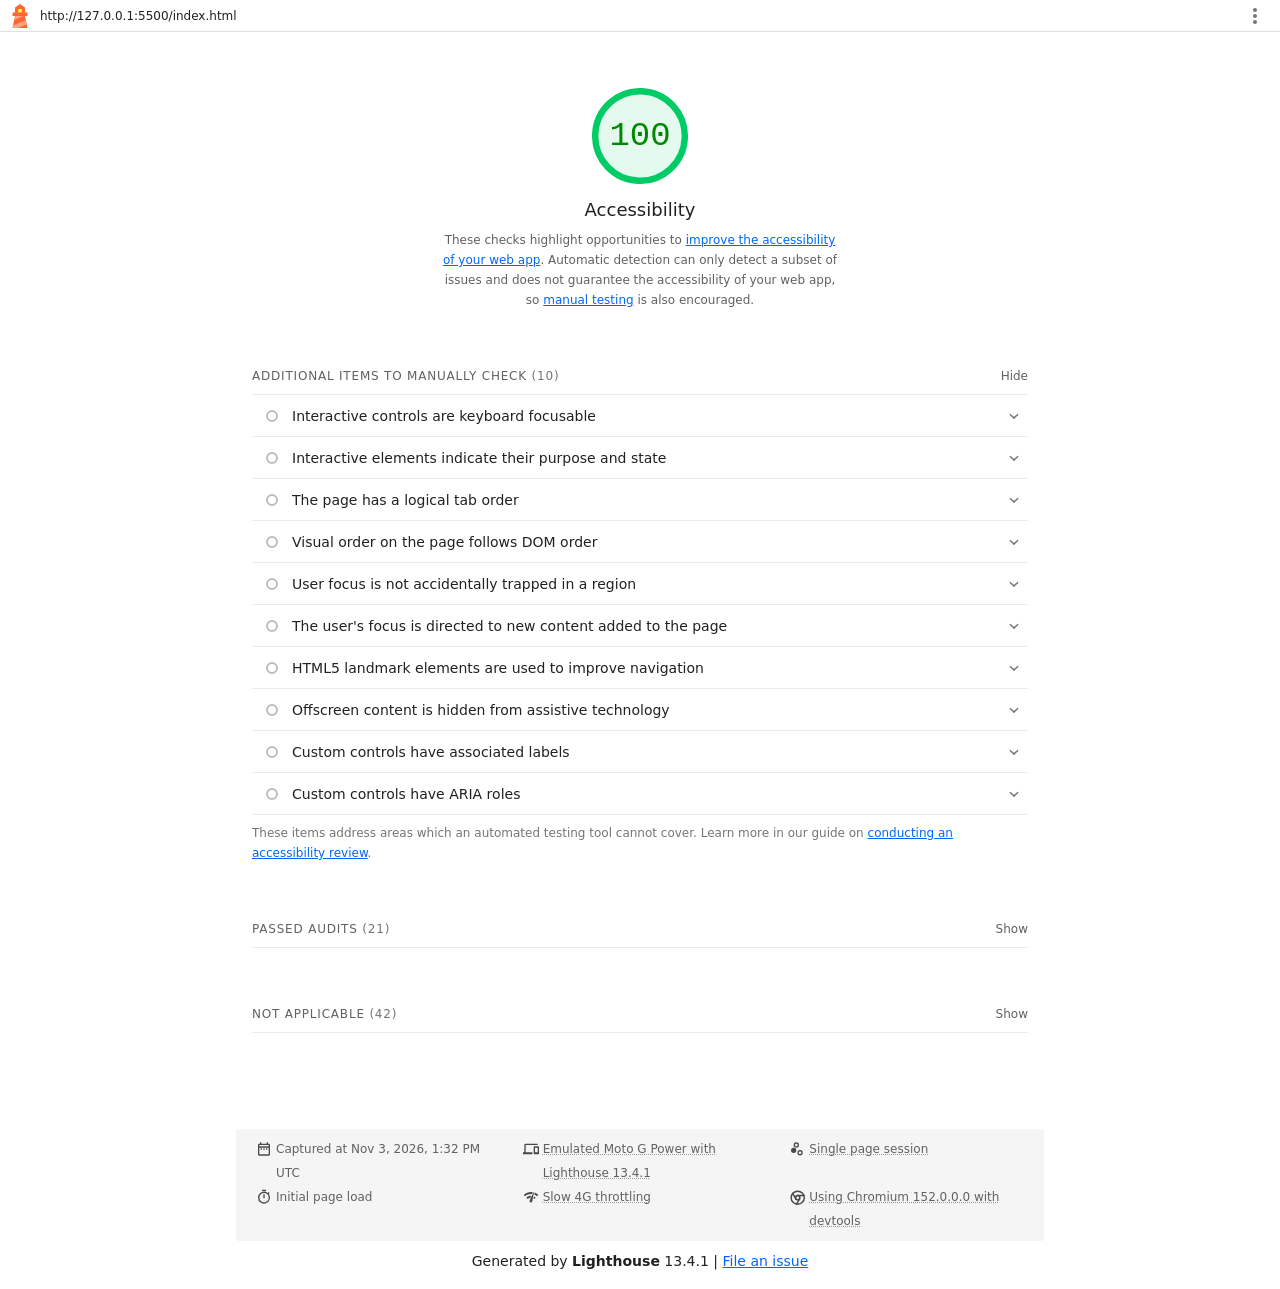
<file: lighthouse/index-accessibility.html>
<!--
@license
Copyright 2018 Google LLC
SPDX-License-Identifier: Apache-2.0
-->
<!doctype html>
<html lang="en">
<head>
  <meta charset="utf-8">
  <meta name="viewport" content="width=device-width, initial-scale=1, minimum-scale=1">
  <link rel="icon" href='data:image/svg+xml;utf8,<svg fill="none" xmlns="http://www.w3.org/2000/svg" viewBox="0 0 48 48"><path d="m14 7 10-7 10 7v10h5v7h-5l5 24H9l5-24H9v-7h5V7Z" fill="%23F63"/><path d="M31.561 24H14l-1.689 8.105L31.561 24ZM18.983 48H9l1.022-4.907L35.723 32.27l1.663 7.98L18.983 48Z" fill="%23FFA385"/><path fill="%23FF3" d="M20.5 10h7v7h-7z"/></svg>'>
  <title>Lighthouse Report</title>
  <style>body {margin: 0}</style>
</head>
<body>
  <noscript>Lighthouse report requires JavaScript. Please enable.</noscript>

  <div id="lh-log"></div>

  <script>window.__LIGHTHOUSE_JSON__ = {"lighthouseVersion":"13.4.1","requestedUrl":"http://127.0.0.1:5500/index.html","mainDocumentUrl":"http://127.0.0.1:5500/index.html","finalDisplayedUrl":"http://127.0.0.1:5500/index.html","finalUrl":"http://127.0.0.1:5500/index.html","fetchTime":"2026-11-03T13:32:32.466Z","gatherMode":"navigation","runWarnings":[],"userAgent":"Mozilla/5.0 (Windows NT 10.0; Win64; x64) AppleWebKit/537.36 (KHTML, like Gecko) Chrome/152.0.0.0 YaBrowser/26.10.0.0 Safari/537.36","environment":{"networkUserAgent":"Mozilla/5.0 (Linux; Android 11; moto g power (2022)) AppleWebKit/537.36 (KHTML, like Gecko) Chrome/152.0.0.0 Mobile Safari/537.36","hostUserAgent":"Mozilla/5.0 (Windows NT 10.0; Win64; x64) AppleWebKit/537.36 (KHTML, like Gecko) Chrome/152.0.0.0 YaBrowser/26.10.0.0 Safari/537.36","benchmarkIndex":1011.5,"credits":{"axe-core":"4.12.1"}},"audits":{"accesskeys":{"id":"accesskeys","title":"`[accesskey]` values are unique","description":"Access keys let users quickly focus a part of the page. For proper navigation, each access key must be unique. [Learn more about access keys](https://dequeuniversity.com/rules/axe/4.12/accesskeys).","score":null,"scoreDisplayMode":"notApplicable"},"aria-allowed-attr":{"id":"aria-allowed-attr","title":"`[aria-*]` attributes match their roles","description":"Each ARIA `role` supports a specific subset of `aria-*` attributes. Mismatching these invalidates the `aria-*` attributes. [Learn how to match ARIA attributes to their roles](https://dequeuniversity.com/rules/axe/4.12/aria-allowed-attr).","score":1,"scoreDisplayMode":"binary","details":{"type":"table","headings":[{"key":"node","valueType":"node","subItemsHeading":{"key":"relatedNode","valueType":"node"},"label":"Failing Elements"}],"items":[]}},"aria-allowed-role":{"id":"aria-allowed-role","title":"Uses ARIA roles only on compatible elements","description":"Many HTML elements can only be assigned certain ARIA roles. Using ARIA roles where they are not allowed can interfere with the accessibility of the web page. [Learn more about ARIA roles](https://dequeuniversity.com/rules/axe/4.12/aria-allowed-role).","score":null,"scoreDisplayMode":"notApplicable"},"aria-command-name":{"id":"aria-command-name","title":"`button`, `link`, and `menuitem` elements have accessible names","description":"When an element doesn't have an accessible name, screen readers announce it with a generic name, making it unusable for users who rely on screen readers. [Learn how to make command elements more accessible](https://dequeuniversity.com/rules/axe/4.12/aria-command-name).","score":null,"scoreDisplayMode":"notApplicable"},"aria-conditional-attr":{"id":"aria-conditional-attr","title":"ARIA attributes are used as specified for the element's role","description":"Some ARIA attributes are only allowed on an element under certain conditions. [Learn more about conditional ARIA attributes](https://dequeuniversity.com/rules/axe/4.12/aria-conditional-attr).","score":1,"scoreDisplayMode":"binary","details":{"type":"table","headings":[{"key":"node","valueType":"node","subItemsHeading":{"key":"relatedNode","valueType":"node"},"label":"Failing Elements"}],"items":[]}},"aria-deprecated-role":{"id":"aria-deprecated-role","title":"Deprecated ARIA roles were not used","description":"Deprecated ARIA roles may not be processed correctly by assistive technology. [Learn more about deprecated ARIA roles](https://dequeuniversity.com/rules/axe/4.12/aria-deprecated-role).","score":null,"scoreDisplayMode":"notApplicable"},"aria-dialog-name":{"id":"aria-dialog-name","title":"Elements with `role=\"dialog\"` or `role=\"alertdialog\"` have accessible names.","description":"ARIA dialog elements without accessible names may prevent screen readers users from discerning the purpose of these elements. [Learn how to make ARIA dialog elements more accessible](https://dequeuniversity.com/rules/axe/4.12/aria-dialog-name).","score":null,"scoreDisplayMode":"notApplicable"},"aria-hidden-body":{"id":"aria-hidden-body","title":"`[aria-hidden=\"true\"]` is not present on the document `\u003cbody>`","description":"Assistive technologies, like screen readers, work inconsistently when `aria-hidden=\"true\"` is set on the document `\u003cbody>`. [Learn how `aria-hidden` affects the document body](https://dequeuniversity.com/rules/axe/4.12/aria-hidden-body).","score":1,"scoreDisplayMode":"binary","details":{"type":"table","headings":[{"key":"node","valueType":"node","subItemsHeading":{"key":"relatedNode","valueType":"node"},"label":"Failing Elements"}],"items":[]}},"aria-hidden-focus":{"id":"aria-hidden-focus","title":"`[aria-hidden=\"true\"]` elements do not contain focusable descendents","description":"Focusable descendents within an `[aria-hidden=\"true\"]` element prevent those interactive elements from being available to users of assistive technologies like screen readers. [Learn how `aria-hidden` affects focusable elements](https://dequeuniversity.com/rules/axe/4.12/aria-hidden-focus).","score":null,"scoreDisplayMode":"notApplicable"},"aria-input-field-name":{"id":"aria-input-field-name","title":"ARIA input fields have accessible names","description":"When an input field doesn't have an accessible name, screen readers announce it with a generic name, making it unusable for users who rely on screen readers. [Learn more about input field labels](https://dequeuniversity.com/rules/axe/4.12/aria-input-field-name).","score":null,"scoreDisplayMode":"notApplicable"},"aria-meter-name":{"id":"aria-meter-name","title":"ARIA `meter` elements have accessible names","description":"When a meter element doesn't have an accessible name, screen readers announce it with a generic name, making it unusable for users who rely on screen readers. [Learn how to name `meter` elements](https://dequeuniversity.com/rules/axe/4.12/aria-meter-name).","score":null,"scoreDisplayMode":"notApplicable"},"aria-progressbar-name":{"id":"aria-progressbar-name","title":"ARIA `progressbar` elements have accessible names","description":"When a `progressbar` element doesn't have an accessible name, screen readers announce it with a generic name, making it unusable for users who rely on screen readers. [Learn how to label `progressbar` elements](https://dequeuniversity.com/rules/axe/4.12/aria-progressbar-name).","score":null,"scoreDisplayMode":"notApplicable"},"aria-prohibited-attr":{"id":"aria-prohibited-attr","title":"Elements use only permitted ARIA attributes","description":"Using ARIA attributes in roles where they are prohibited can mean that important information is not communicated to users of assistive technologies. [Learn more about prohibited ARIA roles](https://dequeuniversity.com/rules/axe/4.12/aria-prohibited-attr).","score":1,"scoreDisplayMode":"binary","details":{"type":"table","headings":[{"key":"node","valueType":"node","subItemsHeading":{"key":"relatedNode","valueType":"node"},"label":"Failing Elements"}],"items":[]}},"aria-required-attr":{"id":"aria-required-attr","title":"`[role]`s have all required `[aria-*]` attributes","description":"Some ARIA roles have required attributes that describe the state of the element to screen readers. [Learn more about roles and required attributes](https://dequeuniversity.com/rules/axe/4.12/aria-required-attr).","score":null,"scoreDisplayMode":"notApplicable"},"aria-required-children":{"id":"aria-required-children","title":"Elements with an ARIA `[role]` that require children to contain a specific `[role]` have all required children.","description":"Some ARIA parent roles must contain specific child roles to perform their intended accessibility functions. [Learn more about roles and required children elements](https://dequeuniversity.com/rules/axe/4.12/aria-required-children).","score":null,"scoreDisplayMode":"notApplicable"},"aria-required-parent":{"id":"aria-required-parent","title":"`[role]`s are contained by their required parent element","description":"Some ARIA child roles must be contained by specific parent roles to properly perform their intended accessibility functions. [Learn more about ARIA roles and required parent element](https://dequeuniversity.com/rules/axe/4.12/aria-required-parent).","score":null,"scoreDisplayMode":"notApplicable"},"aria-roles":{"id":"aria-roles","title":"`[role]` values are valid","description":"ARIA roles must have valid values in order to perform their intended accessibility functions. [Learn more about valid ARIA roles](https://dequeuniversity.com/rules/axe/4.12/aria-roles).","score":null,"scoreDisplayMode":"notApplicable"},"aria-text":{"id":"aria-text","title":"Elements with the `role=text` attribute do not have focusable descendents.","description":"Adding `role=text` around a text node split by markup enables VoiceOver to treat it as one phrase, but the element's focusable descendents will not be announced. [Learn more about the `role=text` attribute](https://dequeuniversity.com/rules/axe/4.12/aria-text).","score":null,"scoreDisplayMode":"notApplicable"},"aria-toggle-field-name":{"id":"aria-toggle-field-name","title":"ARIA toggle fields have accessible names","description":"When a toggle field doesn't have an accessible name, screen readers announce it with a generic name, making it unusable for users who rely on screen readers. [Learn more about toggle fields](https://dequeuniversity.com/rules/axe/4.12/aria-toggle-field-name).","score":null,"scoreDisplayMode":"notApplicable"},"aria-tooltip-name":{"id":"aria-tooltip-name","title":"ARIA `tooltip` elements have accessible names","description":"When a tooltip element doesn't have an accessible name, screen readers announce it with a generic name, making it unusable for users who rely on screen readers. [Learn how to name `tooltip` elements](https://dequeuniversity.com/rules/axe/4.12/aria-tooltip-name).","score":null,"scoreDisplayMode":"notApplicable"},"aria-treeitem-name":{"id":"aria-treeitem-name","title":"ARIA `treeitem` elements have accessible names","description":"When a `treeitem` element doesn't have an accessible name, screen readers announce it with a generic name, making it unusable for users who rely on screen readers. [Learn more about labeling `treeitem` elements](https://dequeuniversity.com/rules/axe/4.12/aria-treeitem-name).","score":null,"scoreDisplayMode":"notApplicable"},"aria-valid-attr-value":{"id":"aria-valid-attr-value","title":"`[aria-*]` attributes have valid values","description":"Assistive technologies, like screen readers, can't interpret ARIA attributes with invalid values. [Learn more about valid values for ARIA attributes](https://dequeuniversity.com/rules/axe/4.12/aria-valid-attr-value).","score":1,"scoreDisplayMode":"binary","details":{"type":"table","headings":[{"key":"node","valueType":"node","subItemsHeading":{"key":"relatedNode","valueType":"node"},"label":"Failing Elements"}],"items":[]}},"aria-valid-attr":{"id":"aria-valid-attr","title":"`[aria-*]` attributes are valid and not misspelled","description":"Assistive technologies, like screen readers, can't interpret ARIA attributes with invalid names. [Learn more about valid ARIA attributes](https://dequeuniversity.com/rules/axe/4.12/aria-valid-attr).","score":1,"scoreDisplayMode":"binary","details":{"type":"table","headings":[{"key":"node","valueType":"node","subItemsHeading":{"key":"relatedNode","valueType":"node"},"label":"Failing Elements"}],"items":[]}},"button-name":{"id":"button-name","title":"Buttons have an accessible name","description":"When a button doesn't have an accessible name, screen readers announce it as \"button\", making it unusable for users who rely on screen readers. [Learn how to make buttons more accessible](https://dequeuniversity.com/rules/axe/4.12/button-name).","score":1,"scoreDisplayMode":"binary","details":{"type":"table","headings":[{"key":"node","valueType":"node","subItemsHeading":{"key":"relatedNode","valueType":"node"},"label":"Failing Elements"}],"items":[]}},"bypass":{"id":"bypass","title":"The page contains a heading, skip link, or landmark region","description":"Adding ways to bypass repetitive content lets keyboard users navigate the page more efficiently. [Learn more about bypass blocks](https://dequeuniversity.com/rules/axe/4.12/bypass).","score":null,"scoreDisplayMode":"notApplicable"},"color-contrast":{"id":"color-contrast","title":"Background and foreground colors have a sufficient contrast ratio","description":"Low-contrast text is difficult or impossible for many users to read. [Learn how to provide sufficient color contrast](https://dequeuniversity.com/rules/axe/4.12/color-contrast).","score":1,"scoreDisplayMode":"binary","details":{"type":"table","headings":[{"key":"node","valueType":"node","subItemsHeading":{"key":"relatedNode","valueType":"node"},"label":"Failing Elements"}],"items":[]}},"definition-list":{"id":"definition-list","title":"`\u003cdl>`'s contain only properly-ordered `\u003cdt>` and `\u003cdd>` groups, `\u003cscript>`, `\u003ctemplate>` or `\u003cdiv>` elements.","description":"When definition lists are not properly marked up, screen readers may produce confusing or inaccurate output. [Learn how to structure definition lists correctly](https://dequeuniversity.com/rules/axe/4.12/definition-list).","score":null,"scoreDisplayMode":"notApplicable"},"dlitem":{"id":"dlitem","title":"Definition list items are wrapped in `\u003cdl>` elements","description":"Definition list items (`\u003cdt>` and `\u003cdd>`) must be wrapped in a parent `\u003cdl>` element to ensure that screen readers can properly announce them. [Learn how to structure definition lists correctly](https://dequeuniversity.com/rules/axe/4.12/dlitem).","score":null,"scoreDisplayMode":"notApplicable"},"document-title":{"id":"document-title","title":"Document has a `\u003ctitle>` element","description":"The title gives screen reader users an overview of the page, and search engine users rely on it heavily to determine if a page is relevant to their search. [Learn more about document titles](https://dequeuniversity.com/rules/axe/4.12/document-title).","score":1,"scoreDisplayMode":"binary","details":{"type":"table","headings":[{"key":"node","valueType":"node","subItemsHeading":{"key":"relatedNode","valueType":"node"},"label":"Failing Elements"}],"items":[]}},"duplicate-id-aria":{"id":"duplicate-id-aria","title":"ARIA IDs are unique","description":"The value of an ARIA ID must be unique to prevent other instances from being overlooked by assistive technologies. [Learn how to fix duplicate ARIA IDs](https://dequeuniversity.com/rules/axe/4.12/duplicate-id-aria).","score":null,"scoreDisplayMode":"notApplicable"},"empty-heading":{"id":"empty-heading","title":"All heading elements contain content.","description":"A heading with no content or inaccessible text prevent screen reader users from accessing information on the page's structure. [Learn more about headings](https://dequeuniversity.com/rules/axe/4.12/empty-heading).","score":null,"scoreDisplayMode":"notApplicable"},"form-field-multiple-labels":{"id":"form-field-multiple-labels","title":"No form fields have multiple labels","description":"Form fields with multiple labels can be confusingly announced by assistive technologies like screen readers which use either the first, the last, or all of the labels. [Learn how to use form labels](https://dequeuniversity.com/rules/axe/4.12/form-field-multiple-labels).","score":null,"scoreDisplayMode":"notApplicable"},"frame-title":{"id":"frame-title","title":"`\u003cframe>` or `\u003ciframe>` elements have a title","description":"Screen reader users rely on frame titles to describe the contents of frames. [Learn more about frame titles](https://dequeuniversity.com/rules/axe/4.12/frame-title).","score":null,"scoreDisplayMode":"notApplicable"},"heading-order":{"id":"heading-order","title":"Heading elements appear in a sequentially-descending order","description":"Properly ordered headings that do not skip levels convey the semantic structure of the page, making it easier to navigate and understand when using assistive technologies. [Learn more about heading order](https://dequeuniversity.com/rules/axe/4.12/heading-order).","score":1,"scoreDisplayMode":"binary","details":{"type":"table","headings":[{"key":"node","valueType":"node","subItemsHeading":{"key":"relatedNode","valueType":"node"},"label":"Failing Elements"}],"items":[]}},"html-has-lang":{"id":"html-has-lang","title":"`\u003chtml>` element has a `[lang]` attribute","description":"If a page doesn't specify a `lang` attribute, a screen reader assumes that the page is in the default language that the user chose when setting up the screen reader. If the page isn't actually in the default language, then the screen reader might not announce the page's text correctly. [Learn more about the `lang` attribute](https://dequeuniversity.com/rules/axe/4.12/html-has-lang).","score":1,"scoreDisplayMode":"binary","details":{"type":"table","headings":[{"key":"node","valueType":"node","subItemsHeading":{"key":"relatedNode","valueType":"node"},"label":"Failing Elements"}],"items":[]}},"html-lang-valid":{"id":"html-lang-valid","title":"`\u003chtml>` element has a valid value for its `[lang]` attribute","description":"Specifying a valid [BCP 47 language](https://www.w3.org/International/questions/qa-choosing-language-tags#question) helps screen readers announce text properly. [Learn how to use the `lang` attribute](https://dequeuniversity.com/rules/axe/4.12/html-lang-valid).","score":1,"scoreDisplayMode":"binary","details":{"type":"table","headings":[{"key":"node","valueType":"node","subItemsHeading":{"key":"relatedNode","valueType":"node"},"label":"Failing Elements"}],"items":[]}},"html-xml-lang-mismatch":{"id":"html-xml-lang-mismatch","title":"`\u003chtml>` element has an `[xml:lang]` attribute with the same base language as the `[lang]` attribute.","description":"If the webpage does not specify a consistent language, then the screen reader might not announce the page's text correctly. [Learn more about the `lang` attribute](https://dequeuniversity.com/rules/axe/4.12/html-xml-lang-mismatch).","score":null,"scoreDisplayMode":"notApplicable"},"identical-links-same-purpose":{"id":"identical-links-same-purpose","title":"Identical links have the same purpose.","description":"Links with the same destination should have the same description, to help users understand the link's purpose and decide whether to follow it. [Learn more about identical links](https://dequeuniversity.com/rules/axe/4.12/identical-links-same-purpose).","score":null,"scoreDisplayMode":"notApplicable"},"image-alt":{"id":"image-alt","title":"Image elements have `[alt]` attributes","description":"Informative elements should aim for short, descriptive alternate text. Decorative elements can be ignored with an empty alt attribute. [Learn more about the `alt` attribute](https://dequeuniversity.com/rules/axe/4.12/image-alt).","score":1,"scoreDisplayMode":"binary","details":{"type":"table","headings":[{"key":"node","valueType":"node","subItemsHeading":{"key":"relatedNode","valueType":"node"},"label":"Failing Elements"}],"items":[]}},"image-redundant-alt":{"id":"image-redundant-alt","title":"Image elements do not have `[alt]` attributes that are redundant text.","description":"Informative elements should aim for short, descriptive alternative text. Alternative text that is exactly the same as the text adjacent to the link or image is potentially confusing for screen reader users, because the text will be read twice. [Learn more about the `alt` attribute](https://dequeuniversity.com/rules/axe/4.12/image-redundant-alt).","score":null,"scoreDisplayMode":"notApplicable"},"input-button-name":{"id":"input-button-name","title":"Input buttons have discernible text.","description":"Adding discernable and accessible text to input buttons may help screen reader users understand the purpose of the input button. [Learn more about input buttons](https://dequeuniversity.com/rules/axe/4.12/input-button-name).","score":null,"scoreDisplayMode":"notApplicable"},"input-image-alt":{"id":"input-image-alt","title":"`\u003cinput type=\"image\">` elements have `[alt]` text","description":"When an image is being used as an `\u003cinput>` button, providing alternative text can help screen reader users understand the purpose of the button. [Learn about input image alt text](https://dequeuniversity.com/rules/axe/4.12/input-image-alt).","score":null,"scoreDisplayMode":"notApplicable"},"label-content-name-mismatch":{"id":"label-content-name-mismatch","title":"Elements with visible text labels have matching accessible names.","description":"Visible text labels that do not match the accessible name can result in a confusing experience for screen reader users. [Learn more about accessible names](https://dequeuniversity.com/rules/axe/4.12/label-content-name-mismatch).","score":1,"scoreDisplayMode":"binary","details":{"type":"table","headings":[{"key":"node","valueType":"node","subItemsHeading":{"key":"relatedNode","valueType":"node"},"label":"Failing Elements"}],"items":[]}},"label":{"id":"label","title":"Form elements have associated labels","description":"Labels ensure that form controls are announced properly by assistive technologies, like screen readers. [Learn more about form element labels](https://dequeuniversity.com/rules/axe/4.12/label).","score":null,"scoreDisplayMode":"notApplicable"},"landmark-one-main":{"id":"landmark-one-main","title":"Document has a main landmark.","description":"One main landmark helps screen reader users navigate a web page. [Learn more about landmarks](https://dequeuniversity.com/rules/axe/4.12/landmark-one-main).","score":1,"scoreDisplayMode":"binary","details":{"type":"table","headings":[{"key":"node","valueType":"node","subItemsHeading":{"key":"relatedNode","valueType":"node"},"label":"Failing Elements"}],"items":[]}},"link-name":{"id":"link-name","title":"Links have a discernible name","description":"Link text (and alternate text for images, when used as links) that is discernible, unique, and focusable improves the navigation experience for screen reader users. [Learn how to make links accessible](https://dequeuniversity.com/rules/axe/4.12/link-name).","score":1,"scoreDisplayMode":"binary","details":{"type":"table","headings":[{"key":"node","valueType":"node","subItemsHeading":{"key":"relatedNode","valueType":"node"},"label":"Failing Elements"}],"items":[]}},"link-in-text-block":{"id":"link-in-text-block","title":"Links are distinguishable without relying on color.","description":"Low-contrast text is difficult or impossible for many users to read. Link text that is discernible improves the experience for users with low vision. [Learn how to make links distinguishable](https://dequeuniversity.com/rules/axe/4.12/link-in-text-block).","score":null,"scoreDisplayMode":"notApplicable"},"list":{"id":"list","title":"Lists contain only `\u003cli>` elements and script supporting elements (`\u003cscript>` and `\u003ctemplate>`).","description":"Screen readers have a specific way of announcing lists. Ensuring proper list structure aids screen reader output. [Learn more about proper list structure](https://dequeuniversity.com/rules/axe/4.12/list).","score":1,"scoreDisplayMode":"binary","details":{"type":"table","headings":[{"key":"node","valueType":"node","subItemsHeading":{"key":"relatedNode","valueType":"node"},"label":"Failing Elements"}],"items":[]}},"listitem":{"id":"listitem","title":"List items (`\u003cli>`) are contained within `\u003cul>`, `\u003col>` or `\u003cmenu>` parent elements","description":"Screen readers require list items (`\u003cli>`) to be contained within a parent `\u003cul>`, `\u003col>` or `\u003cmenu>` to be announced properly. [Learn more about proper list structure](https://dequeuniversity.com/rules/axe/4.12/listitem).","score":1,"scoreDisplayMode":"binary","details":{"type":"table","headings":[{"key":"node","valueType":"node","subItemsHeading":{"key":"relatedNode","valueType":"node"},"label":"Failing Elements"}],"items":[]}},"meta-refresh":{"id":"meta-refresh","title":"The document does not use `\u003cmeta http-equiv=\"refresh\">`","description":"Users do not expect a page to refresh automatically, and doing so will move focus back to the top of the page. This may create a frustrating or confusing experience. [Learn more about the refresh meta tag](https://dequeuniversity.com/rules/axe/4.12/meta-refresh).","score":null,"scoreDisplayMode":"notApplicable"},"meta-viewport":{"id":"meta-viewport","title":"`[user-scalable=\"no\"]` is not used in the `\u003cmeta name=\"viewport\">` element and the `[maximum-scale]` attribute is not less than 5.","description":"Disabling zooming is problematic for users with low vision who rely on screen magnification to properly see the contents of a web page. [Learn more about the viewport meta tag](https://dequeuniversity.com/rules/axe/4.12/meta-viewport).","score":1,"scoreDisplayMode":"binary","details":{"type":"table","headings":[{"key":"node","valueType":"node","subItemsHeading":{"key":"relatedNode","valueType":"node"},"label":"Failing Elements"}],"items":[]}},"object-alt":{"id":"object-alt","title":"`\u003cobject>` elements have alternate text","description":"Screen readers cannot translate non-text content. Adding alternate text to `\u003cobject>` elements helps screen readers convey meaning to users. [Learn more about alt text for `object` elements](https://dequeuniversity.com/rules/axe/4.12/object-alt).","score":null,"scoreDisplayMode":"notApplicable"},"select-name":{"id":"select-name","title":"Select elements have associated label elements.","description":"Form elements without effective labels can create frustrating experiences for screen reader users. [Learn more about the `select` element](https://dequeuniversity.com/rules/axe/4.12/select-name).","score":null,"scoreDisplayMode":"notApplicable"},"skip-link":{"id":"skip-link","title":"Skip links are focusable.","description":"Including a skip link can help users skip to the main content to save time. [Learn more about skip links](https://dequeuniversity.com/rules/axe/4.12/skip-link).","score":1,"scoreDisplayMode":"binary","details":{"type":"table","headings":[{"key":"node","valueType":"node","subItemsHeading":{"key":"relatedNode","valueType":"node"},"label":"Failing Elements"}],"items":[]}},"tabindex":{"id":"tabindex","title":"No element has a `[tabindex]` value greater than 0","description":"A value greater than 0 implies an explicit navigation ordering. Although technically valid, this often creates frustrating experiences for users who rely on assistive technologies. [Learn more about the `tabindex` attribute](https://dequeuniversity.com/rules/axe/4.12/tabindex).","score":1,"scoreDisplayMode":"binary","details":{"type":"table","headings":[{"key":"node","valueType":"node","subItemsHeading":{"key":"relatedNode","valueType":"node"},"label":"Failing Elements"}],"items":[]}},"table-duplicate-name":{"id":"table-duplicate-name","title":"Tables have different content in the summary attribute and `\u003ccaption>`.","description":"The summary attribute should describe the table structure, while `\u003ccaption>` should have the onscreen title. Accurate table mark-up helps users of screen readers. [Learn more about summary and caption](https://dequeuniversity.com/rules/axe/4.12/table-duplicate-name).","score":null,"scoreDisplayMode":"notApplicable"},"table-fake-caption":{"id":"table-fake-caption","title":"Tables use `\u003ccaption>` instead of cells with the `[colspan]` attribute to indicate a caption.","description":"Screen readers have features to make navigating tables easier. Ensuring that tables use the actual caption element instead of cells with the `[colspan]` attribute may improve the experience for screen reader users. [Learn more about captions](https://dequeuniversity.com/rules/axe/4.12/table-fake-caption).","score":null,"scoreDisplayMode":"notApplicable"},"target-size":{"id":"target-size","title":"Touch targets have sufficient size and spacing.","description":"Touch targets with sufficient size and spacing help users who may have difficulty targeting small controls to activate the targets. [Learn more about touch targets](https://dequeuniversity.com/rules/axe/4.12/target-size).","score":1,"scoreDisplayMode":"binary","details":{"type":"table","headings":[{"key":"node","valueType":"node","subItemsHeading":{"key":"relatedNode","valueType":"node"},"label":"Failing Elements"}],"items":[]}},"td-has-header":{"id":"td-has-header","title":"`\u003ctd>` elements in a large `\u003ctable>` have one or more table headers.","description":"Screen readers have features to make navigating tables easier. Ensuring that `\u003ctd>` elements in a large table (3 or more cells in width and height) have an associated table header may improve the experience for screen reader users. [Learn more about table headers](https://dequeuniversity.com/rules/axe/4.12/td-has-header).","score":null,"scoreDisplayMode":"notApplicable"},"td-headers-attr":{"id":"td-headers-attr","title":"Cells in a `\u003ctable>` element that use the `[headers]` attribute refer to table cells within the same table.","description":"Screen readers have features to make navigating tables easier. Ensuring `\u003ctd>` cells using the `[headers]` attribute only refer to other cells in the same table may improve the experience for screen reader users. [Learn more about the `headers` attribute](https://dequeuniversity.com/rules/axe/4.12/td-headers-attr).","score":null,"scoreDisplayMode":"notApplicable"},"th-has-data-cells":{"id":"th-has-data-cells","title":"`\u003cth>` elements and elements with `[role=\"columnheader\"/\"rowheader\"]` have data cells they describe.","description":"Screen readers have features to make navigating tables easier. Ensuring table headers always refer to some set of cells may improve the experience for screen reader users. [Learn more about table headers](https://dequeuniversity.com/rules/axe/4.12/th-has-data-cells).","score":null,"scoreDisplayMode":"notApplicable"},"valid-lang":{"id":"valid-lang","title":"`[lang]` attributes have a valid value","description":"Specifying a valid [BCP 47 language](https://www.w3.org/International/questions/qa-choosing-language-tags#question) on elements helps ensure that text is pronounced correctly by a screen reader. [Learn how to use the `lang` attribute](https://dequeuniversity.com/rules/axe/4.12/valid-lang).","score":null,"scoreDisplayMode":"notApplicable"},"video-caption":{"id":"video-caption","title":"`\u003cvideo>` elements contain a `\u003ctrack>` element with `[kind=\"captions\"]`","description":"When a video provides a caption it is easier for deaf and hearing impaired users to access its information. [Learn more about video captions](https://dequeuniversity.com/rules/axe/4.12/video-caption).","score":null,"scoreDisplayMode":"notApplicable"},"custom-controls-labels":{"id":"custom-controls-labels","title":"Custom controls have associated labels","description":"Custom interactive controls have associated labels, provided by aria-label or aria-labelledby. [Learn more about custom controls and labels](https://developer.chrome.com/docs/lighthouse/accessibility/custom-controls-labels/).","score":null,"scoreDisplayMode":"manual"},"custom-controls-roles":{"id":"custom-controls-roles","title":"Custom controls have ARIA roles","description":"Custom interactive controls have appropriate ARIA roles. [Learn how to add roles to custom controls](https://developer.chrome.com/docs/lighthouse/accessibility/custom-control-roles/).","score":null,"scoreDisplayMode":"manual"},"focus-traps":{"id":"focus-traps","title":"User focus is not accidentally trapped in a region","description":"A user can tab into and out of any control or region without accidentally trapping their focus. [Learn how to avoid focus traps](https://developer.chrome.com/docs/lighthouse/accessibility/focus-traps/).","score":null,"scoreDisplayMode":"manual"},"focusable-controls":{"id":"focusable-controls","title":"Interactive controls are keyboard focusable","description":"Custom interactive controls are keyboard focusable and display a focus indicator. [Learn how to make custom controls focusable](https://developer.chrome.com/docs/lighthouse/accessibility/focusable-controls/).","score":null,"scoreDisplayMode":"manual"},"interactive-element-affordance":{"id":"interactive-element-affordance","title":"Interactive elements indicate their purpose and state","description":"Interactive elements, such as links and buttons, should indicate their state and be distinguishable from non-interactive elements. [Learn how to decorate interactive elements with affordance hints](https://developer.chrome.com/docs/lighthouse/accessibility/interactive-element-affordance/).","score":null,"scoreDisplayMode":"manual"},"logical-tab-order":{"id":"logical-tab-order","title":"The page has a logical tab order","description":"Tabbing through the page follows the visual layout. Users cannot focus elements that are offscreen. [Learn more about logical tab ordering](https://developer.chrome.com/docs/lighthouse/accessibility/logical-tab-order/).","score":null,"scoreDisplayMode":"manual"},"managed-focus":{"id":"managed-focus","title":"The user's focus is directed to new content added to the page","description":"If new content, such as a dialog, is added to the page, the user's focus is directed to it. [Learn how to direct focus to new content](https://developer.chrome.com/docs/lighthouse/accessibility/managed-focus/).","score":null,"scoreDisplayMode":"manual"},"offscreen-content-hidden":{"id":"offscreen-content-hidden","title":"Offscreen content is hidden from assistive technology","description":"Offscreen content is hidden with display: none or aria-hidden=true. [Learn how to properly hide offscreen content](https://developer.chrome.com/docs/lighthouse/accessibility/offscreen-content-hidden/).","score":null,"scoreDisplayMode":"manual"},"use-landmarks":{"id":"use-landmarks","title":"HTML5 landmark elements are used to improve navigation","description":"Landmark elements (`\u003cmain>`, `\u003cnav>`, etc.) are used to improve the keyboard navigation of the page for assistive technology. [Learn more about landmark elements](https://developer.chrome.com/docs/lighthouse/accessibility/use-landmarks/).","score":null,"scoreDisplayMode":"manual"},"visual-order-follows-dom":{"id":"visual-order-follows-dom","title":"Visual order on the page follows DOM order","description":"DOM order matches the visual order, improving navigation for assistive technology. [Learn more about DOM and visual ordering](https://developer.chrome.com/docs/lighthouse/accessibility/visual-order-follows-dom/).","score":null,"scoreDisplayMode":"manual"},"autocomplete-valid":{"id":"autocomplete-valid","title":"`autocomplete` attributes are used correctly","description":"The `autocomplete` attribute values must be valid and correctly applied for screen readers to function correctly. [Learn more about valid autocomplete values](https://dequeuniversity.com/rules/axe/4.12/autocomplete-valid).","score":null,"scoreDisplayMode":"notApplicable"},"presentation-role-conflict":{"id":"presentation-role-conflict","title":"Elements with `role=\"none\"` or `role=\"presentation\"` do not have conflicts","description":"There are certain cases where the semantic role of an element with `role=\"none\"` or `role=\"presentation\"` does not resolve to none or presentation. To ensure the element remains removed from the accessibility tree, you should not add any global ARIA attributes to the element or make it focusable. [Learn more about presentation role conflict](https://dequeuniversity.com/rules/axe/4.12/presentation-role-conflict).","score":null,"scoreDisplayMode":"notApplicable"},"svg-img-alt":{"id":"svg-img-alt","title":"SVG elements with an `img` role have an accessible text alternative","description":"Ensures SVG elements with an `img`, `graphics-document` or `graphics-symbol` role have an accessible text alternative. [Learn more about SVG alt text](https://dequeuniversity.com/rules/axe/4.12/svg-img-alt).","score":null,"scoreDisplayMode":"notApplicable"}},"configSettings":{"output":"json","maxWaitForFcp":30000,"maxWaitForLoad":45000,"pauseAfterFcpMs":1000,"pauseAfterLoadMs":1000,"networkQuietThresholdMs":1000,"cpuQuietThresholdMs":1000,"formFactor":"mobile","throttling":{"rttMs":150,"throughputKbps":1638.4,"requestLatencyMs":562.5,"downloadThroughputKbps":1474.5600000000002,"uploadThroughputKbps":675,"cpuSlowdownMultiplier":4},"throttlingMethod":"simulate","screenEmulation":{"mobile":true,"width":412,"height":823,"deviceScaleFactor":1.75,"disabled":true},"emulatedUserAgent":"Mozilla/5.0 (Linux; Android 11; moto g power (2022)) AppleWebKit/537.36 (KHTML, like Gecko) Chrome/136.0.0.0 Mobile Safari/537.36","auditMode":false,"gatherMode":false,"clearStorageTypes":["file_systems","shader_cache","service_workers","cache_storage"],"disableStorageReset":false,"debugNavigation":false,"channel":"devtools","usePassiveGathering":false,"disableFullPageScreenshot":false,"skipAboutBlank":false,"blankPage":"about:blank","ignoreStatusCode":true,"locale":"en-US","blockedUrlPatterns":null,"additionalTraceCategories":"","extraHeaders":null,"precomputedLanternData":null,"onlyAudits":null,"onlyCategories":["accessibility"],"skipAudits":null},"categories":{"accessibility":{"title":"Accessibility","description":"These checks highlight opportunities to [improve the accessibility of your web app](https://developer.chrome.com/docs/lighthouse/accessibility/). Automatic detection can only detect a subset of issues and does not guarantee the accessibility of your web app, so [manual testing](https://web.dev/articles/how-to-review) is also encouraged.","manualDescription":"These items address areas which an automated testing tool cannot cover. Learn more in our guide on [conducting an accessibility review](https://web.dev/articles/how-to-review).","supportedModes":["navigation","snapshot"],"auditRefs":[{"id":"accesskeys","weight":0,"group":"a11y-navigation"},{"id":"aria-allowed-attr","weight":10,"group":"a11y-aria"},{"id":"aria-command-name","weight":0,"group":"a11y-aria"},{"id":"aria-conditional-attr","weight":7,"group":"a11y-aria"},{"id":"aria-deprecated-role","weight":0,"group":"a11y-aria"},{"id":"aria-dialog-name","weight":0,"group":"a11y-aria"},{"id":"aria-hidden-body","weight":10,"group":"a11y-aria"},{"id":"aria-hidden-focus","weight":0,"group":"a11y-aria"},{"id":"aria-input-field-name","weight":0,"group":"a11y-aria"},{"id":"aria-meter-name","weight":0,"group":"a11y-aria"},{"id":"aria-progressbar-name","weight":0,"group":"a11y-aria"},{"id":"aria-prohibited-attr","weight":7,"group":"a11y-aria"},{"id":"aria-required-attr","weight":0,"group":"a11y-aria"},{"id":"aria-required-children","weight":0,"group":"a11y-aria"},{"id":"aria-required-parent","weight":0,"group":"a11y-aria"},{"id":"aria-roles","weight":0,"group":"a11y-aria"},{"id":"aria-text","weight":0,"group":"a11y-aria"},{"id":"aria-toggle-field-name","weight":0,"group":"a11y-aria"},{"id":"aria-tooltip-name","weight":0,"group":"a11y-aria"},{"id":"aria-treeitem-name","weight":0,"group":"a11y-aria"},{"id":"aria-valid-attr-value","weight":10,"group":"a11y-aria"},{"id":"aria-valid-attr","weight":10,"group":"a11y-aria"},{"id":"button-name","weight":10,"group":"a11y-names-labels"},{"id":"bypass","weight":0,"group":"a11y-navigation"},{"id":"color-contrast","weight":7,"group":"a11y-color-contrast"},{"id":"definition-list","weight":0,"group":"a11y-tables-lists"},{"id":"dlitem","weight":0,"group":"a11y-tables-lists"},{"id":"document-title","weight":7,"group":"a11y-names-labels"},{"id":"duplicate-id-aria","weight":0,"group":"a11y-aria"},{"id":"form-field-multiple-labels","weight":0,"group":"a11y-names-labels"},{"id":"frame-title","weight":0,"group":"a11y-names-labels"},{"id":"heading-order","weight":3,"group":"a11y-navigation"},{"id":"html-has-lang","weight":7,"group":"a11y-language"},{"id":"html-lang-valid","weight":7,"group":"a11y-language"},{"id":"html-xml-lang-mismatch","weight":0,"group":"a11y-language"},{"id":"image-alt","weight":10,"group":"a11y-names-labels"},{"id":"input-button-name","weight":0,"group":"a11y-names-labels"},{"id":"input-image-alt","weight":0,"group":"a11y-names-labels"},{"id":"label","weight":0,"group":"a11y-names-labels"},{"id":"link-in-text-block","weight":0,"group":"a11y-color-contrast"},{"id":"link-name","weight":7,"group":"a11y-names-labels"},{"id":"list","weight":7,"group":"a11y-tables-lists"},{"id":"listitem","weight":7,"group":"a11y-tables-lists"},{"id":"meta-refresh","weight":0,"group":"a11y-best-practices"},{"id":"meta-viewport","weight":10,"group":"a11y-best-practices"},{"id":"object-alt","weight":0,"group":"a11y-names-labels"},{"id":"select-name","weight":0,"group":"a11y-names-labels"},{"id":"skip-link","weight":3,"group":"a11y-names-labels"},{"id":"tabindex","weight":7,"group":"a11y-navigation"},{"id":"target-size","weight":7,"group":"a11y-best-practices"},{"id":"td-headers-attr","weight":0,"group":"a11y-tables-lists"},{"id":"th-has-data-cells","weight":0,"group":"a11y-tables-lists"},{"id":"valid-lang","weight":0,"group":"a11y-language"},{"id":"video-caption","weight":0,"group":"a11y-audio-video"},{"id":"landmark-one-main","weight":3,"group":"a11y-best-practices"},{"id":"autocomplete-valid","weight":0,"group":"a11y-best-practices"},{"id":"presentation-role-conflict","weight":0,"group":"a11y-best-practices"},{"id":"svg-img-alt","weight":0,"group":"a11y-best-practices"},{"id":"focusable-controls","weight":0},{"id":"interactive-element-affordance","weight":0},{"id":"logical-tab-order","weight":0},{"id":"visual-order-follows-dom","weight":0},{"id":"focus-traps","weight":0},{"id":"managed-focus","weight":0},{"id":"use-landmarks","weight":0},{"id":"offscreen-content-hidden","weight":0},{"id":"custom-controls-labels","weight":0},{"id":"custom-controls-roles","weight":0},{"id":"table-duplicate-name","weight":0,"group":"a11y-best-practices"},{"id":"empty-heading","weight":0,"group":"a11y-best-practices"},{"id":"aria-allowed-role","weight":0,"group":"a11y-best-practices"},{"id":"image-redundant-alt","weight":0,"group":"a11y-names-labels"},{"id":"identical-links-same-purpose","weight":0,"group":"a11y-best-practices"},{"id":"label-content-name-mismatch","weight":0,"group":"hidden"},{"id":"table-fake-caption","weight":0,"group":"hidden"},{"id":"td-has-header","weight":0,"group":"hidden"}],"id":"accessibility","score":1}},"categoryGroups":{"metrics":{"title":"Metrics"},"insights":{"title":"Insights","description":"These insights are also available in the Chrome DevTools Performance Panel - [record a trace](https://developer.chrome.com/docs/devtools/performance/reference) to view more detailed information."},"diagnostics":{"title":"Diagnostics","description":"More information about the performance of your application. These numbers don't [directly affect](https://developer.chrome.com/docs/lighthouse/performance/performance-scoring/) the Performance score."},"a11y-best-practices":{"title":"Best practices","description":"These items highlight common accessibility best practices."},"a11y-color-contrast":{"title":"Contrast","description":"These are opportunities to improve the legibility of your content."},"a11y-names-labels":{"title":"Names and labels","description":"These are opportunities to improve the semantics of the controls in your application. This may enhance the experience for users of assistive technology, like a screen reader."},"a11y-navigation":{"title":"Navigation","description":"These are opportunities to improve keyboard navigation in your application."},"a11y-aria":{"title":"ARIA","description":"These are opportunities to improve the usage of ARIA in your application which may enhance the experience for users of assistive technology, like a screen reader."},"a11y-language":{"title":"Internationalization and localization","description":"These are opportunities to improve the interpretation of your content by users in different locales."},"a11y-audio-video":{"title":"Audio and video","description":"These are opportunities to provide alternative content for audio and video. This may improve the experience for users with hearing or vision impairments."},"a11y-tables-lists":{"title":"Tables and lists","description":"These are opportunities to improve the experience of reading tabular or list data using assistive technology, like a screen reader."},"seo-mobile":{"title":"Mobile Friendly","description":"Make sure your pages are mobile friendly so users don’t have to pinch or zoom in order to read the content pages. [Learn how to make pages mobile-friendly](https://developers.google.com/search/mobile-sites/)."},"seo-content":{"title":"Content Best Practices","description":"Format your HTML in a way that enables crawlers to better understand your app’s content."},"seo-crawl":{"title":"Crawling and Indexing","description":"To appear in search results, crawlers need access to your app."},"best-practices-trust-safety":{"title":"Trust and Safety"},"best-practices-ux":{"title":"User Experience"},"best-practices-browser-compat":{"title":"Browser Compatibility"},"best-practices-general":{"title":"General"},"webmcp":{"title":"WebMCP","description":"Audits validating WebMCP integration."},"agent-accessibility":{"title":"Agent Accessibility","description":"These audits highlight best practices for improving the accessibility of the website for AI agents."},"hidden":{"title":""}},"stackPacks":[],"entities":[{"name":"127.0.0.1","origins":["http://127.0.0.1:5500"],"isFirstParty":true,"isUnrecognized":true}],"fullPageScreenshot":{"screenshot":{"data":"[data-uri]","width":412,"height":4082},"nodes":{"1-0-H1":{"id":"","top":201,"bottom":263,"left":32,"right":380,"width":348,"height":62},"1-1-SECTION":{"id":"","top":177,"bottom":474,"left":16,"right":396,"width":380,"height":297},"1-2-A":{"id":"","top":4018,"bottom":4066,"left":348,"right":396,"width":48,"height":48}}},"timing":{"entries":[{"startTime":428.2,"name":"lh:config","duration":361.7,"entryType":"measure"},{"startTime":430.5,"name":"lh:config:resolveArtifactsToDefns","duration":2.4,"entryType":"measure"},{"startTime":790.6,"name":"lh:runner:gather","duration":6527.7,"entryType":"measure"},{"startTime":791.1,"name":"lh:driver:connect","duration":23.7,"entryType":"measure"},{"startTime":815.1,"name":"lh:driver:navigate","duration":149.8,"entryType":"measure"},{"startTime":965.6,"name":"lh:gather:getBenchmarkIndex","duration":1035,"entryType":"measure"},{"startTime":2000.7,"name":"lh:gather:getVersion","duration":2.9,"entryType":"measure"},{"startTime":2003.7,"name":"lh:gather:getDevicePixelRatio","duration":7.5,"entryType":"measure"},{"startTime":2011.9,"name":"lh:prepare:navigationMode","duration":125.8,"entryType":"measure"},{"startTime":2014.2,"name":"lh:gather:getVersion","duration":1.3,"entryType":"measure"},{"startTime":2038.1,"name":"lh:storage:clearDataForOrigin","duration":31.3,"entryType":"measure"},{"startTime":2069.5,"name":"lh:storage:clearBrowserCaches","duration":65.4,"entryType":"measure"},{"startTime":2136.1,"name":"lh:gather:prepareThrottlingAndNetwork","duration":1.6,"entryType":"measure"},{"startTime":2152.1,"name":"lh:driver:navigate","duration":2693.4,"entryType":"measure"},{"startTime":4855,"name":"lh:computed:NetworkRecords","duration":4.6,"entryType":"measure"},{"startTime":4862.3,"name":"lh:gather:getArtifact:DevtoolsLog","duration":0.5,"entryType":"measure"},{"startTime":4862.8,"name":"lh:gather:getArtifact:Accessibility","duration":603.7,"entryType":"measure"},{"startTime":5466.8,"name":"lh:gather:getArtifact:NetworkUserAgent","duration":0.3,"entryType":"measure"},{"startTime":5467.2,"name":"lh:gather:getArtifact:Stacks","duration":23.7,"entryType":"measure"},{"startTime":5467.5,"name":"lh:gather:collectStacks","duration":23.4,"entryType":"measure"},{"startTime":5490.9,"name":"lh:gather:getArtifact:FullPageScreenshot","duration":1824,"entryType":"measure"},{"startTime":7321,"name":"lh:runner:audit","duration":353.5,"entryType":"measure"},{"startTime":7321.4,"name":"lh:runner:auditing","duration":352.5,"entryType":"measure"},{"startTime":7324.1,"name":"lh:audit:accesskeys","duration":2.5,"entryType":"measure"},{"startTime":7326.9,"name":"lh:audit:aria-allowed-attr","duration":4.7,"entryType":"measure"},{"startTime":7331.9,"name":"lh:audit:aria-allowed-role","duration":4.7,"entryType":"measure"},{"startTime":7336.9,"name":"lh:audit:aria-command-name","duration":1.6,"entryType":"measure"},{"startTime":7338.7,"name":"lh:audit:aria-conditional-attr","duration":8.8,"entryType":"measure"},{"startTime":7348.3,"name":"lh:audit:aria-deprecated-role","duration":2.2,"entryType":"measure"},{"startTime":7351,"name":"lh:audit:aria-dialog-name","duration":1.7,"entryType":"measure"},{"startTime":7353,"name":"lh:audit:aria-hidden-body","duration":4.7,"entryType":"measure"},{"startTime":7358,"name":"lh:audit:aria-hidden-focus","duration":2.9,"entryType":"measure"},{"startTime":7361.5,"name":"lh:audit:aria-input-field-name","duration":2.4,"entryType":"measure"},{"startTime":7364.1,"name":"lh:audit:aria-meter-name","duration":1.4,"entryType":"measure"},{"startTime":7365.8,"name":"lh:audit:aria-progressbar-name","duration":1.4,"entryType":"measure"},{"startTime":7367.5,"name":"lh:audit:aria-prohibited-attr","duration":3.8,"entryType":"measure"},{"startTime":7371.5,"name":"lh:audit:aria-required-attr","duration":1.7,"entryType":"measure"},{"startTime":7373.4,"name":"lh:audit:aria-required-children","duration":2.2,"entryType":"measure"},{"startTime":7375.9,"name":"lh:audit:aria-required-parent","duration":2.9,"entryType":"measure"},{"startTime":7379.1,"name":"lh:audit:aria-roles","duration":2.5,"entryType":"measure"},{"startTime":7382,"name":"lh:audit:aria-text","duration":2.2,"entryType":"measure"},{"startTime":7384.5,"name":"lh:audit:aria-toggle-field-name","duration":1.9,"entryType":"measure"},{"startTime":7386.6,"name":"lh:audit:aria-tooltip-name","duration":2.3,"entryType":"measure"},{"startTime":7389.1,"name":"lh:audit:aria-treeitem-name","duration":2.4,"entryType":"measure"},{"startTime":7391.8,"name":"lh:audit:aria-valid-attr-value","duration":7.6,"entryType":"measure"},{"startTime":7399.8,"name":"lh:audit:aria-valid-attr","duration":5.6,"entryType":"measure"},{"startTime":7406.1,"name":"lh:audit:button-name","duration":11.9,"entryType":"measure"},{"startTime":7418.4,"name":"lh:audit:bypass","duration":9.5,"entryType":"measure"},{"startTime":7428.4,"name":"lh:audit:color-contrast","duration":6.5,"entryType":"measure"},{"startTime":7435.8,"name":"lh:audit:definition-list","duration":4.2,"entryType":"measure"},{"startTime":7440.2,"name":"lh:audit:dlitem","duration":5.9,"entryType":"measure"},{"startTime":7446.5,"name":"lh:audit:document-title","duration":5.1,"entryType":"measure"},{"startTime":7452,"name":"lh:audit:duplicate-id-aria","duration":4.9,"entryType":"measure"},{"startTime":7457.2,"name":"lh:audit:empty-heading","duration":5.7,"entryType":"measure"},{"startTime":7463.4,"name":"lh:audit:form-field-multiple-labels","duration":4.7,"entryType":"measure"},{"startTime":7468.7,"name":"lh:audit:frame-title","duration":4.1,"entryType":"measure"},{"startTime":7473.1,"name":"lh:audit:heading-order","duration":7.2,"entryType":"measure"},{"startTime":7480.6,"name":"lh:audit:html-has-lang","duration":6.5,"entryType":"measure"},{"startTime":7487.7,"name":"lh:audit:html-lang-valid","duration":7.9,"entryType":"measure"},{"startTime":7495.9,"name":"lh:audit:html-xml-lang-mismatch","duration":4.5,"entryType":"measure"},{"startTime":7500.7,"name":"lh:audit:identical-links-same-purpose","duration":5.5,"entryType":"measure"},{"startTime":7506.5,"name":"lh:audit:image-alt","duration":27.8,"entryType":"measure"},{"startTime":7534.7,"name":"lh:audit:image-redundant-alt","duration":4.9,"entryType":"measure"},{"startTime":7539.8,"name":"lh:audit:input-button-name","duration":4.4,"entryType":"measure"},{"startTime":7544.7,"name":"lh:audit:input-image-alt","duration":4,"entryType":"measure"},{"startTime":7548.8,"name":"lh:audit:label-content-name-mismatch","duration":4.3,"entryType":"measure"},{"startTime":7553.3,"name":"lh:audit:label","duration":2.6,"entryType":"measure"},{"startTime":7556.2,"name":"lh:audit:landmark-one-main","duration":4.1,"entryType":"measure"},{"startTime":7561.3,"name":"lh:audit:link-name","duration":5.1,"entryType":"measure"},{"startTime":7566.7,"name":"lh:audit:link-in-text-block","duration":2.8,"entryType":"measure"},{"startTime":7569.7,"name":"lh:audit:list","duration":4,"entryType":"measure"},{"startTime":7573.9,"name":"lh:audit:listitem","duration":4.9,"entryType":"measure"},{"startTime":7579.1,"name":"lh:audit:meta-refresh","duration":3,"entryType":"measure"},{"startTime":7582.3,"name":"lh:audit:meta-viewport","duration":4.1,"entryType":"measure"},{"startTime":7586.7,"name":"lh:audit:object-alt","duration":24.7,"entryType":"measure"},{"startTime":7611.7,"name":"lh:audit:select-name","duration":2.8,"entryType":"measure"},{"startTime":7614.7,"name":"lh:audit:skip-link","duration":3.8,"entryType":"measure"},{"startTime":7618.9,"name":"lh:audit:tabindex","duration":6.3,"entryType":"measure"},{"startTime":7625.3,"name":"lh:audit:table-duplicate-name","duration":3.5,"entryType":"measure"},{"startTime":7629.1,"name":"lh:audit:table-fake-caption","duration":3.3,"entryType":"measure"},{"startTime":7632.6,"name":"lh:audit:target-size","duration":3.7,"entryType":"measure"},{"startTime":7636.6,"name":"lh:audit:td-has-header","duration":3.3,"entryType":"measure"},{"startTime":7640.2,"name":"lh:audit:td-headers-attr","duration":5.4,"entryType":"measure"},{"startTime":7646.1,"name":"lh:audit:th-has-data-cells","duration":6.3,"entryType":"measure"},{"startTime":7652.9,"name":"lh:audit:valid-lang","duration":5.1,"entryType":"measure"},{"startTime":7658.4,"name":"lh:audit:video-caption","duration":5.1,"entryType":"measure"},{"startTime":7663.6,"name":"lh:audit:custom-controls-labels","duration":0.1,"entryType":"measure"},{"startTime":7663.8,"name":"lh:audit:custom-controls-roles","duration":0,"entryType":"measure"},{"startTime":7663.8,"name":"lh:audit:focus-traps","duration":0.1,"entryType":"measure"},{"startTime":7663.9,"name":"lh:audit:focusable-controls","duration":0.1,"entryType":"measure"},{"startTime":7664,"name":"lh:audit:interactive-element-affordance","duration":0.1,"entryType":"measure"},{"startTime":7664.2,"name":"lh:audit:logical-tab-order","duration":0.2,"entryType":"measure"},{"startTime":7664.4,"name":"lh:audit:managed-focus","duration":0.1,"entryType":"measure"},{"startTime":7664.5,"name":"lh:audit:offscreen-content-hidden","duration":0.1,"entryType":"measure"},{"startTime":7664.6,"name":"lh:audit:use-landmarks","duration":0.1,"entryType":"measure"},{"startTime":7664.7,"name":"lh:audit:visual-order-follows-dom","duration":0.2,"entryType":"measure"},{"startTime":7665.2,"name":"lh:audit:autocomplete-valid","duration":2.1,"entryType":"measure"},{"startTime":7667.6,"name":"lh:audit:presentation-role-conflict","duration":3,"entryType":"measure"},{"startTime":7670.8,"name":"lh:audit:svg-img-alt","duration":3.1,"entryType":"measure"},{"startTime":7673.9,"name":"lh:runner:generate","duration":0.6,"entryType":"measure"},{"startTime":7674.9,"name":"lh:computed:EntityClassification","duration":1.9,"entryType":"measure"}],"total":6881.2},"i18n":{"rendererFormattedStrings":{},"icuMessagePaths":{"core/audits/accessibility/accesskeys.js | title":["audits.accesskeys.title"],"core/audits/accessibility/accesskeys.js | description":["audits.accesskeys.description"],"core/audits/accessibility/aria-allowed-attr.js | title":["audits[aria-allowed-attr].title"],"core/audits/accessibility/aria-allowed-attr.js | description":["audits[aria-allowed-attr].description"],"core/lib/i18n/i18n.js | columnFailingElem":["audits[aria-allowed-attr].details.headings[0].label","audits[aria-conditional-attr].details.headings[0].label","audits[aria-hidden-body].details.headings[0].label","audits[aria-prohibited-attr].details.headings[0].label","audits[aria-valid-attr-value].details.headings[0].label","audits[aria-valid-attr].details.headings[0].label","audits[button-name].details.headings[0].label","audits[color-contrast].details.headings[0].label","audits[document-title].details.headings[0].label","audits[heading-order].details.headings[0].label","audits[html-has-lang].details.headings[0].label","audits[html-lang-valid].details.headings[0].label","audits[image-alt].details.headings[0].label","audits[label-content-name-mismatch].details.headings[0].label","audits[landmark-one-main].details.headings[0].label","audits[link-name].details.headings[0].label","audits.list.details.headings[0].label","audits.listitem.details.headings[0].label","audits[meta-viewport].details.headings[0].label","audits[skip-link].details.headings[0].label","audits.tabindex.details.headings[0].label","audits[target-size].details.headings[0].label"],"core/audits/accessibility/aria-allowed-role.js | title":["audits[aria-allowed-role].title"],"core/audits/accessibility/aria-allowed-role.js | description":["audits[aria-allowed-role].description"],"core/audits/accessibility/aria-command-name.js | title":["audits[aria-command-name].title"],"core/audits/accessibility/aria-command-name.js | description":["audits[aria-command-name].description"],"core/audits/accessibility/aria-conditional-attr.js | title":["audits[aria-conditional-attr].title"],"core/audits/accessibility/aria-conditional-attr.js | description":["audits[aria-conditional-attr].description"],"core/audits/accessibility/aria-deprecated-role.js | title":["audits[aria-deprecated-role].title"],"core/audits/accessibility/aria-deprecated-role.js | description":["audits[aria-deprecated-role].description"],"core/audits/accessibility/aria-dialog-name.js | title":["audits[aria-dialog-name].title"],"core/audits/accessibility/aria-dialog-name.js | description":["audits[aria-dialog-name].description"],"core/audits/accessibility/aria-hidden-body.js | title":["audits[aria-hidden-body].title"],"core/audits/accessibility/aria-hidden-body.js | description":["audits[aria-hidden-body].description"],"core/audits/accessibility/aria-hidden-focus.js | title":["audits[aria-hidden-focus].title"],"core/audits/accessibility/aria-hidden-focus.js | description":["audits[aria-hidden-focus].description"],"core/audits/accessibility/aria-input-field-name.js | title":["audits[aria-input-field-name].title"],"core/audits/accessibility/aria-input-field-name.js | description":["audits[aria-input-field-name].description"],"core/audits/accessibility/aria-meter-name.js | title":["audits[aria-meter-name].title"],"core/audits/accessibility/aria-meter-name.js | description":["audits[aria-meter-name].description"],"core/audits/accessibility/aria-progressbar-name.js | title":["audits[aria-progressbar-name].title"],"core/audits/accessibility/aria-progressbar-name.js | description":["audits[aria-progressbar-name].description"],"core/audits/accessibility/aria-prohibited-attr.js | title":["audits[aria-prohibited-attr].title"],"core/audits/accessibility/aria-prohibited-attr.js | description":["audits[aria-prohibited-attr].description"],"core/audits/accessibility/aria-required-attr.js | title":["audits[aria-required-attr].title"],"core/audits/accessibility/aria-required-attr.js | description":["audits[aria-required-attr].description"],"core/audits/accessibility/aria-required-children.js | title":["audits[aria-required-children].title"],"core/audits/accessibility/aria-required-children.js | description":["audits[aria-required-children].description"],"core/audits/accessibility/aria-required-parent.js | title":["audits[aria-required-parent].title"],"core/audits/accessibility/aria-required-parent.js | description":["audits[aria-required-parent].description"],"core/audits/accessibility/aria-roles.js | title":["audits[aria-roles].title"],"core/audits/accessibility/aria-roles.js | description":["audits[aria-roles].description"],"core/audits/accessibility/aria-text.js | title":["audits[aria-text].title"],"core/audits/accessibility/aria-text.js | description":["audits[aria-text].description"],"core/audits/accessibility/aria-toggle-field-name.js | title":["audits[aria-toggle-field-name].title"],"core/audits/accessibility/aria-toggle-field-name.js | description":["audits[aria-toggle-field-name].description"],"core/audits/accessibility/aria-tooltip-name.js | title":["audits[aria-tooltip-name].title"],"core/audits/accessibility/aria-tooltip-name.js | description":["audits[aria-tooltip-name].description"],"core/audits/accessibility/aria-treeitem-name.js | title":["audits[aria-treeitem-name].title"],"core/audits/accessibility/aria-treeitem-name.js | description":["audits[aria-treeitem-name].description"],"core/audits/accessibility/aria-valid-attr-value.js | title":["audits[aria-valid-attr-value].title"],"core/audits/accessibility/aria-valid-attr-value.js | description":["audits[aria-valid-attr-value].description"],"core/audits/accessibility/aria-valid-attr.js | title":["audits[aria-valid-attr].title"],"core/audits/accessibility/aria-valid-attr.js | description":["audits[aria-valid-attr].description"],"core/audits/accessibility/button-name.js | title":["audits[button-name].title"],"core/audits/accessibility/button-name.js | description":["audits[button-name].description"],"core/audits/accessibility/bypass.js | title":["audits.bypass.title"],"core/audits/accessibility/bypass.js | description":["audits.bypass.description"],"core/audits/accessibility/color-contrast.js | title":["audits[color-contrast].title"],"core/audits/accessibility/color-contrast.js | description":["audits[color-contrast].description"],"core/audits/accessibility/definition-list.js | title":["audits[definition-list].title"],"core/audits/accessibility/definition-list.js | description":["audits[definition-list].description"],"core/audits/accessibility/dlitem.js | title":["audits.dlitem.title"],"core/audits/accessibility/dlitem.js | description":["audits.dlitem.description"],"core/audits/accessibility/document-title.js | title":["audits[document-title].title"],"core/audits/accessibility/document-title.js | description":["audits[document-title].description"],"core/audits/accessibility/duplicate-id-aria.js | title":["audits[duplicate-id-aria].title"],"core/audits/accessibility/duplicate-id-aria.js | description":["audits[duplicate-id-aria].description"],"core/audits/accessibility/empty-heading.js | title":["audits[empty-heading].title"],"core/audits/accessibility/empty-heading.js | description":["audits[empty-heading].description"],"core/audits/accessibility/form-field-multiple-labels.js | title":["audits[form-field-multiple-labels].title"],"core/audits/accessibility/form-field-multiple-labels.js | description":["audits[form-field-multiple-labels].description"],"core/audits/accessibility/frame-title.js | title":["audits[frame-title].title"],"core/audits/accessibility/frame-title.js | description":["audits[frame-title].description"],"core/audits/accessibility/heading-order.js | title":["audits[heading-order].title"],"core/audits/accessibility/heading-order.js | description":["audits[heading-order].description"],"core/audits/accessibility/html-has-lang.js | title":["audits[html-has-lang].title"],"core/audits/accessibility/html-has-lang.js | description":["audits[html-has-lang].description"],"core/audits/accessibility/html-lang-valid.js | title":["audits[html-lang-valid].title"],"core/audits/accessibility/html-lang-valid.js | description":["audits[html-lang-valid].description"],"core/audits/accessibility/html-xml-lang-mismatch.js | title":["audits[html-xml-lang-mismatch].title"],"core/audits/accessibility/html-xml-lang-mismatch.js | description":["audits[html-xml-lang-mismatch].description"],"core/audits/accessibility/identical-links-same-purpose.js | title":["audits[identical-links-same-purpose].title"],"core/audits/accessibility/identical-links-same-purpose.js | description":["audits[identical-links-same-purpose].description"],"core/audits/accessibility/image-alt.js | title":["audits[image-alt].title"],"core/audits/accessibility/image-alt.js | description":["audits[image-alt].description"],"core/audits/accessibility/image-redundant-alt.js | title":["audits[image-redundant-alt].title"],"core/audits/accessibility/image-redundant-alt.js | description":["audits[image-redundant-alt].description"],"core/audits/accessibility/input-button-name.js | title":["audits[input-button-name].title"],"core/audits/accessibility/input-button-name.js | description":["audits[input-button-name].description"],"core/audits/accessibility/input-image-alt.js | title":["audits[input-image-alt].title"],"core/audits/accessibility/input-image-alt.js | description":["audits[input-image-alt].description"],"core/audits/accessibility/label-content-name-mismatch.js | title":["audits[label-content-name-mismatch].title"],"core/audits/accessibility/label-content-name-mismatch.js | description":["audits[label-content-name-mismatch].description"],"core/audits/accessibility/label.js | title":["audits.label.title"],"core/audits/accessibility/label.js | description":["audits.label.description"],"core/audits/accessibility/landmark-one-main.js | title":["audits[landmark-one-main].title"],"core/audits/accessibility/landmark-one-main.js | description":["audits[landmark-one-main].description"],"core/audits/accessibility/link-name.js | title":["audits[link-name].title"],"core/audits/accessibility/link-name.js | description":["audits[link-name].description"],"core/audits/accessibility/link-in-text-block.js | title":["audits[link-in-text-block].title"],"core/audits/accessibility/link-in-text-block.js | description":["audits[link-in-text-block].description"],"core/audits/accessibility/list.js | title":["audits.list.title"],"core/audits/accessibility/list.js | description":["audits.list.description"],"core/audits/accessibility/listitem.js | title":["audits.listitem.title"],"core/audits/accessibility/listitem.js | description":["audits.listitem.description"],"core/audits/accessibility/meta-refresh.js | title":["audits[meta-refresh].title"],"core/audits/accessibility/meta-refresh.js | description":["audits[meta-refresh].description"],"core/audits/accessibility/meta-viewport.js | title":["audits[meta-viewport].title"],"core/audits/accessibility/meta-viewport.js | description":["audits[meta-viewport].description"],"core/audits/accessibility/object-alt.js | title":["audits[object-alt].title"],"core/audits/accessibility/object-alt.js | description":["audits[object-alt].description"],"core/audits/accessibility/select-name.js | title":["audits[select-name].title"],"core/audits/accessibility/select-name.js | description":["audits[select-name].description"],"core/audits/accessibility/skip-link.js | title":["audits[skip-link].title"],"core/audits/accessibility/skip-link.js | description":["audits[skip-link].description"],"core/audits/accessibility/tabindex.js | title":["audits.tabindex.title"],"core/audits/accessibility/tabindex.js | description":["audits.tabindex.description"],"core/audits/accessibility/table-duplicate-name.js | title":["audits[table-duplicate-name].title"],"core/audits/accessibility/table-duplicate-name.js | description":["audits[table-duplicate-name].description"],"core/audits/accessibility/table-fake-caption.js | title":["audits[table-fake-caption].title"],"core/audits/accessibility/table-fake-caption.js | description":["audits[table-fake-caption].description"],"core/audits/accessibility/target-size.js | title":["audits[target-size].title"],"core/audits/accessibility/target-size.js | description":["audits[target-size].description"],"core/audits/accessibility/td-has-header.js | title":["audits[td-has-header].title"],"core/audits/accessibility/td-has-header.js | description":["audits[td-has-header].description"],"core/audits/accessibility/td-headers-attr.js | title":["audits[td-headers-attr].title"],"core/audits/accessibility/td-headers-attr.js | description":["audits[td-headers-attr].description"],"core/audits/accessibility/th-has-data-cells.js | title":["audits[th-has-data-cells].title"],"core/audits/accessibility/th-has-data-cells.js | description":["audits[th-has-data-cells].description"],"core/audits/accessibility/valid-lang.js | title":["audits[valid-lang].title"],"core/audits/accessibility/valid-lang.js | description":["audits[valid-lang].description"],"core/audits/accessibility/video-caption.js | title":["audits[video-caption].title"],"core/audits/accessibility/video-caption.js | description":["audits[video-caption].description"],"core/audits/accessibility/autocomplete-valid.js | title":["audits[autocomplete-valid].title"],"core/audits/accessibility/autocomplete-valid.js | description":["audits[autocomplete-valid].description"],"core/audits/accessibility/presentation-role-conflict.js | title":["audits[presentation-role-conflict].title"],"core/audits/accessibility/presentation-role-conflict.js | description":["audits[presentation-role-conflict].description"],"core/audits/accessibility/svg-img-alt.js | title":["audits[svg-img-alt].title"],"core/audits/accessibility/svg-img-alt.js | description":["audits[svg-img-alt].description"],"core/config/default-config.js | a11yCategoryTitle":["categories.accessibility.title"],"core/config/default-config.js | a11yCategoryDescription":["categories.accessibility.description"],"core/config/default-config.js | a11yCategoryManualDescription":["categories.accessibility.manualDescription"],"core/config/default-config.js | metricGroupTitle":["categoryGroups.metrics.title"],"core/config/default-config.js | insightsGroupTitle":["categoryGroups.insights.title"],"core/config/default-config.js | insightsGroupDescription":["categoryGroups.insights.description"],"core/config/default-config.js | diagnosticsGroupTitle":["categoryGroups.diagnostics.title"],"core/config/default-config.js | diagnosticsGroupDescription":["categoryGroups.diagnostics.description"],"core/config/default-config.js | a11yBestPracticesGroupTitle":["categoryGroups[a11y-best-practices].title"],"core/config/default-config.js | a11yBestPracticesGroupDescription":["categoryGroups[a11y-best-practices].description"],"core/config/default-config.js | a11yColorContrastGroupTitle":["categoryGroups[a11y-color-contrast].title"],"core/config/default-config.js | a11yColorContrastGroupDescription":["categoryGroups[a11y-color-contrast].description"],"core/config/default-config.js | a11yNamesLabelsGroupTitle":["categoryGroups[a11y-names-labels].title"],"core/config/default-config.js | a11yNamesLabelsGroupDescription":["categoryGroups[a11y-names-labels].description"],"core/config/default-config.js | a11yNavigationGroupTitle":["categoryGroups[a11y-navigation].title"],"core/config/default-config.js | a11yNavigationGroupDescription":["categoryGroups[a11y-navigation].description"],"core/config/default-config.js | a11yAriaGroupTitle":["categoryGroups[a11y-aria].title"],"core/config/default-config.js | a11yAriaGroupDescription":["categoryGroups[a11y-aria].description"],"core/config/default-config.js | a11yLanguageGroupTitle":["categoryGroups[a11y-language].title"],"core/config/default-config.js | a11yLanguageGroupDescription":["categoryGroups[a11y-language].description"],"core/config/default-config.js | a11yAudioVideoGroupTitle":["categoryGroups[a11y-audio-video].title"],"core/config/default-config.js | a11yAudioVideoGroupDescription":["categoryGroups[a11y-audio-video].description"],"core/config/default-config.js | a11yTablesListsVideoGroupTitle":["categoryGroups[a11y-tables-lists].title"],"core/config/default-config.js | a11yTablesListsVideoGroupDescription":["categoryGroups[a11y-tables-lists].description"],"core/config/default-config.js | seoMobileGroupTitle":["categoryGroups[seo-mobile].title"],"core/config/default-config.js | seoMobileGroupDescription":["categoryGroups[seo-mobile].description"],"core/config/default-config.js | seoContentGroupTitle":["categoryGroups[seo-content].title"],"core/config/default-config.js | seoContentGroupDescription":["categoryGroups[seo-content].description"],"core/config/default-config.js | seoCrawlingGroupTitle":["categoryGroups[seo-crawl].title"],"core/config/default-config.js | seoCrawlingGroupDescription":["categoryGroups[seo-crawl].description"],"core/config/default-config.js | bestPracticesTrustSafetyGroupTitle":["categoryGroups[best-practices-trust-safety].title"],"core/config/default-config.js | bestPracticesUXGroupTitle":["categoryGroups[best-practices-ux].title"],"core/config/default-config.js | bestPracticesBrowserCompatGroupTitle":["categoryGroups[best-practices-browser-compat].title"],"core/config/default-config.js | bestPracticesGeneralGroupTitle":["categoryGroups[best-practices-general].title"],"core/config/default-config.js | webmcpGroupTitle":["categoryGroups.webmcp.title"],"core/config/default-config.js | webmcpGroupDescription":["categoryGroups.webmcp.description"],"core/config/default-config.js | agentAccessibilityGroupTitle":["categoryGroups[agent-accessibility].title"],"core/config/default-config.js | agentAccessibilityGroupDescription":["categoryGroups[agent-accessibility].description"]}}};</script>
  <script>"use strict";(()=>{function e({median:e,p10:t},n){if(e<=0)throw new Error("median must be greater than zero");if(t<=0)throw new Error("p10 must be greater than zero");if(t>=e)throw new Error("p10 must be less than the median");if(n<=0)return 1;let r,i=Math.max(Number.MIN_VALUE,n/e),a=Math.log(i),o=Math.max(Number.MIN_VALUE,t/e),l=(1-function(e){let t=Math.sign(e),n=1/(1+.3275911*(e=Math.abs(e)));return t*(1-n*(.254829592+n*(n*(1.421413741+n*(1.061405429*n-1.453152027))-.284496736))*Math.exp(-e*e))}(.9061938024368232*a/-Math.log(o)))/2;return r=n<=t?Math.max(.9,Math.min(1,l)):n<=e?Math.max(.5,Math.min(.8999999999999999,l)):Math.max(0,Math.min(.49999999999999994,l)),r}var t="…",n={PASS:{label:"pass",minScore:.9},AVERAGE:{label:"average",minScore:.5},FAIL:{label:"fail"},ERROR:{label:"error"}},r=["com","co","gov","edu","ac","org","go","gob","or","net","in","ne","nic","gouv","web","spb","blog","jus","kiev","mil","wi","qc","ca","bel","on"],i=class i{static get RATINGS(){return n}static get PASS_THRESHOLD(){return.9}static get MS_DISPLAY_VALUE(){return"%10d ms"}static getFinalDisplayedUrl(e){if(e.finalDisplayedUrl)return e.finalDisplayedUrl;if(e.finalUrl)return e.finalUrl;throw new Error("Could not determine final displayed URL")}static getMainDocumentUrl(e){return e.mainDocumentUrl||e.finalUrl}static getFullPageScreenshot(e){return e.fullPageScreenshot?e.fullPageScreenshot:e.audits["full-page-screenshot"]?.details}static getEntityFromUrl(e,t){return t&&t.find(t=>t.origins.find(t=>e.startsWith(t)))||i.getPseudoRootDomain(e)}static splitMarkdownCodeSpans(e){let t=[],n=e.split(/`(.*?)`/g);for(let e=0;e<n.length;e++){let r=n[e];if(!r)continue;let i=e%2!=0;t.push({isCode:i,text:r})}return t}static splitMarkdownLink(e){let t=[],n=e.split(/\[([^\]]+?)\]\((https?:\/\/.*?)\)/g);for(;n.length;){let[e,r,i]=n.splice(0,3);e&&t.push({isLink:!1,text:e}),r&&i&&t.push({isLink:!0,text:r,linkHref:i})}return t}static truncate(e,t,n="…"){if(e.length<=t)return e;let r=new Intl.Segmenter(void 0,{granularity:"grapheme"}).segment(e)[Symbol.iterator](),i=0;for(let a=0;a<=t-n.length;a++){let t=r.next();if(t.done)return e;i=t.value.index}for(let t=0;t<n.length;t++)if(r.next().done)return e;return e.slice(0,i)+n}static getURLDisplayName(e,n){let r,i=void 0!==(n=n||{numPathParts:void 0,preserveQuery:void 0,preserveHost:void 0}).numPathParts?n.numPathParts:2,a=void 0===n.preserveQuery||n.preserveQuery,o=n.preserveHost||!1;if("about:"===e.protocol||"data:"===e.protocol)r=e.href;else{r=e.pathname;let n=r.split("/").filter(e=>e.length);i&&n.length>i&&(r=t+n.slice(-1*i).join("/")),o&&(r=`${e.host}/${r.replace(/^\//,"")}`),a&&(r=`${r}${e.search}`)}if("data:"!==e.protocol&&(r=r.slice(0,200),r=r.replace(/([a-f0-9]{7})[a-f0-9]{13}[a-f0-9]*/g,`$1${t}`),r=r.replace(/([a-zA-Z0-9-_]{9})(?=.*[a-z])(?=.*[A-Z])(?=.*[0-9])[a-zA-Z0-9-_]{10,}/g,`$1${t}`),r=r.replace(/(\d{3})\d{6,}/g,`$1${t}`),r=r.replace(/\u2026+/g,t),r.length>64&&r.includes("?")&&(r=r.replace(/\?([^=]*)(=)?.*/,`?$1$2${t}`),r.length>64&&(r=r.replace(/\?.*/,`?${t}`)))),r.length>64){let e=r.lastIndexOf(".");r=e>=0?r.slice(0,63-(r.length-e))+`${t}${r.slice(e)}`:r.slice(0,63)+t}return r}static getChromeExtensionOrigin(e){let t=new URL(e);return t.protocol+"//"+t.host}static parseURL(e){let t=new URL(e);return{file:i.getURLDisplayName(t),hostname:t.hostname,origin:"chrome-extension:"===t.protocol?i.getChromeExtensionOrigin(e):t.origin}}static createOrReturnURL(e){return e instanceof URL?e:new URL(e)}static getPseudoTld(e){let t=e.split(".").slice(-2);return r.includes(t[0])?`.${t.join(".")}`:`.${t[t.length-1]}`}static getPseudoRootDomain(e){let t=i.createOrReturnURL(e).hostname,n=i.getPseudoTld(t).split(".");return t.split(".").slice(-n.length).join(".")}static filterRelevantLines(e,t,n){if(0===t.length)return e.slice(0,2*n+1);let r=new Set;return(t=t.sort((e,t)=>(e.lineNumber||0)-(t.lineNumber||0))).forEach(({lineNumber:e})=>{let t=e-n,i=e+n;for(;t<1;)t++,i++;r.has(t-3-1)&&(t-=3);for(let e=t;e<=i;e++){let t=e;r.add(t)}}),e.filter(e=>r.has(e.lineNumber))}static computeLogNormalScore(t,n){let r=e(t,n);return r>.9&&(r+=.05*(r-.9)),Math.floor(100*r)/100}};var a=class{constructor(e,t){this._document=e,this._lighthouseChannel="unknown",this._componentCache=new Map,this.rootEl=t}createElement(e,t){let n=this._document.createElement(e);if(t)for(let e of t.split(/\s+/))e&&n.classList.add(e);return n}createElementNS(e,t,n){let r=this._document.createElementNS(e,t);if(n)for(let e of n.split(/\s+/))e&&r.classList.add(e);return r}createSVGElement(e,t){return this._document.createElementNS("http://www.w3.org/2000/svg",e,t)}createFragment(){return this._document.createDocumentFragment()}createTextNode(e){return this._document.createTextNode(e)}createChildOf(e,t,n){let r=this.createElement(t,n);return e.append(r),r}createComponent(e){let t=this._componentCache.get(e);if(t){let e=t.cloneNode(!0);return this.findAll("style",e).forEach(e=>e.remove()),e}return t=function(e,t){switch(t){case"3pFilter":return function(e){let t=e.createFragment(),n=e.createElement("style");n.append("\n    .lh-3p-filter {\n      color: var(--color-gray-600);\n      float: right;\n      padding: 6px var(--stackpack-padding-horizontal);\n    }\n    .lh-3p-filter-label, .lh-3p-filter-input {\n      vertical-align: middle;\n      user-select: none;\n    }\n    .lh-3p-filter-input:disabled + .lh-3p-ui-string {\n      text-decoration: line-through;\n    }\n  "),t.append(n);let r=e.createElement("div","lh-3p-filter"),i=e.createElement("label","lh-3p-filter-label"),a=e.createElement("input","lh-3p-filter-input");a.setAttribute("type","checkbox"),a.setAttribute("checked","");let o=e.createElement("span","lh-3p-ui-string");o.append("Show 3rd party resources");let l=e.createElement("span","lh-3p-filter-count");return i.append(" ",a," ",o," (",l,") "),r.append(" ",i," "),t.append(r),t}(e);case"audit":return function(e){let t=e.createFragment(),n=e.createElement("div","lh-audit"),r=e.createElement("details","lh-expandable-details"),i=e.createElement("summary"),a=e.createElement("div","lh-audit__header lh-expandable-details__summary"),o=e.createElement("span","lh-audit__score-icon"),l=e.createElement("span","lh-audit__title-and-text"),s=e.createElement("span","lh-audit__title"),c=e.createElement("span","lh-audit__display-text");l.append(" ",s," ",c," ");let d=e.createElement("div","lh-chevron-container");a.append(" ",o," ",l," ",d," "),i.append(" ",a," ");let h=e.createElement("div","lh-audit__description"),p=e.createElement("div","lh-audit__stackpacks");return r.append(" ",i," ",h," ",p," "),n.append(" ",r," "),t.append(n),t}(e);case"categoryHeader":return function(e){let t=e.createFragment(),n=e.createElement("div","lh-category-header"),r=e.createElement("div","lh-score__gauge");r.setAttribute("role","heading"),r.setAttribute("aria-level","2");let i=e.createElement("div","lh-category-header__description");return n.append(" ",r," ",i," "),t.append(n),t}(e);case"chevron":return function(e){let t=e.createFragment(),n=e.createElementNS("http://www.w3.org/2000/svg","svg","lh-chevron");n.setAttribute("viewBox","0 0 100 100");let r=e.createElementNS("http://www.w3.org/2000/svg","g","lh-chevron__lines"),i=e.createElementNS("http://www.w3.org/2000/svg","path","lh-chevron__line lh-chevron__line-left");i.setAttribute("d","M10 50h40");let a=e.createElementNS("http://www.w3.org/2000/svg","path","lh-chevron__line lh-chevron__line-right");return a.setAttribute("d","M90 50H50"),r.append(" ",i," ",a," "),n.append(" ",r," "),t.append(n),t}(e);case"clump":return function(e){let t=e.createFragment(),n=e.createElement("div","lh-audit-group"),r=e.createElement("details","lh-clump"),i=e.createElement("summary"),a=e.createElement("div","lh-audit-group__summary"),o=e.createElement("div","lh-audit-group__header"),l=e.createElement("span","lh-audit-group__title"),s=e.createElement("span","lh-audit-group__itemcount");o.append(" ",l," ",s," "," "," ");let c=e.createElement("div","lh-clump-toggle"),d=e.createElement("span","lh-clump-toggletext--show"),h=e.createElement("span","lh-clump-toggletext--hide");return c.append(" ",d," ",h," "),a.append(" ",o," ",c," "),i.append(" ",a," "),r.append(" ",i," "),n.append(" "," ",r," "),t.append(n),t}(e);case"crc":return function(e){let t=e.createFragment(),n=e.createElement("div","lh-crc-container"),r=e.createElement("style");r.append('\n      .lh-crc .lh-tree-marker {\n        width: 12px;\n        height: 26px;\n        display: block;\n        float: left;\n        background-position: top left;\n      }\n      .lh-crc .lh-horiz-down {\n        background: url(\'data:image/svg+xml;utf8,<svg width="16" height="26" viewBox="0 0 16 26" xmlns="http://www.w3.org/2000/svg"><g fill="%23D8D8D8" fill-rule="evenodd"><path d="M16 12v2H-2v-2z"/><path d="M9 12v14H7V12z"/>\u003c/g>\u003c/svg>\');\n      }\n      .lh-crc .lh-right {\n        background: url(\'data:image/svg+xml;utf8,<svg width="16" height="26" viewBox="0 0 16 26" xmlns="http://www.w3.org/2000/svg"><path d="M16 12v2H0v-2z" fill="%23D8D8D8" fill-rule="evenodd"/>\u003c/svg>\');\n      }\n      .lh-crc .lh-up-right {\n        background: url(\'data:image/svg+xml;utf8,<svg width="16" height="26" viewBox="0 0 16 26" xmlns="http://www.w3.org/2000/svg"><path d="M7 0h2v14H7zm2 12h7v2H9z" fill="%23D8D8D8" fill-rule="evenodd"/>\u003c/svg>\');\n      }\n      .lh-crc .lh-vert-right {\n        background: url(\'data:image/svg+xml;utf8,<svg width="16" height="26" viewBox="0 0 16 26" xmlns="http://www.w3.org/2000/svg"><path d="M7 0h2v27H7zm2 12h7v2H9z" fill="%23D8D8D8" fill-rule="evenodd"/>\u003c/svg>\');\n      }\n      .lh-crc .lh-vert {\n        background: url(\'data:image/svg+xml;utf8,<svg width="16" height="26" viewBox="0 0 16 26" xmlns="http://www.w3.org/2000/svg"><path d="M7 0h2v26H7z" fill="%23D8D8D8" fill-rule="evenodd"/>\u003c/svg>\');\n      }\n      .lh-crc .lh-crc-tree {\n        font-size: 14px;\n        width: 100%;\n        overflow-x: auto;\n      }\n      .lh-crc .lh-crc-node {\n        height: 26px;\n        line-height: 26px;\n        white-space: nowrap;\n      }\n      .lh-crc .lh-crc-node__longest {\n        color: var(--color-average-secondary);\n      }\n      .lh-crc .lh-crc-node__tree-value {\n        margin-left: 10px;\n      }\n      .lh-crc .lh-crc-node__tree-value div {\n        display: inline;\n      }\n      .lh-crc .lh-crc-node__chain-duration {\n        font-weight: 700;\n      }\n      .lh-crc .lh-crc-initial-nav {\n        color: #595959;\n        font-style: italic;\n      }\n      .lh-crc__summary-value {\n        margin-bottom: 10px;\n      }\n    ');let i=e.createElement("div"),a=e.createElement("div","lh-crc__summary-value"),o=e.createElement("span","lh-crc__longest_duration_label"),l=e.createElement("b","lh-crc__longest_duration");a.append(" ",o," ",l," "),i.append(" ",a," ");let s=e.createElement("div","lh-crc"),c=e.createElement("div","lh-crc-initial-nav");return s.append(" ",c," "," "),n.append(" ",r," ",i," ",s," "),t.append(n),t}(e);case"crcChain":return function(e){let t=e.createFragment(),n=e.createElement("div","lh-crc-node"),r=e.createElement("span","lh-crc-node__tree-marker"),i=e.createElement("span","lh-crc-node__tree-value");return n.append(" ",r," ",i," "),t.append(n),t}(e);case"elementScreenshot":return function(e){let t=e.createFragment(),n=e.createElement("div","lh-element-screenshot"),r=e.createElement("div","lh-element-screenshot__content"),i=e.createElement("div","lh-element-screenshot__image"),a=e.createElement("div","lh-element-screenshot__mask"),o=e.createElementNS("http://www.w3.org/2000/svg","svg");o.setAttribute("height","0"),o.setAttribute("width","0");let l=e.createElementNS("http://www.w3.org/2000/svg","defs"),s=e.createElementNS("http://www.w3.org/2000/svg","clipPath");s.setAttribute("clipPathUnits","objectBoundingBox"),l.append(" ",s," "," "),o.append(" ",l," "),a.append(" ",o," ");let c=e.createElement("div","lh-element-screenshot__element-marker");return i.append(" ",a," ",c," "),r.append(" ",i," "),n.append(" ",r," "),t.append(n),t}(e);case"explodeyGauge":return function(e){let t=e.createFragment(),n=e.createElement("div","lh-exp-gauge-component"),r=e.createElement("div","lh-exp-gauge__wrapper");r.setAttribute("target","_blank");let i=e.createElement("div","lh-exp-gauge__svg-wrapper"),a=e.createElementNS("http://www.w3.org/2000/svg","svg","lh-exp-gauge"),o=e.createElementNS("http://www.w3.org/2000/svg","g","lh-exp-gauge__inner"),l=e.createElementNS("http://www.w3.org/2000/svg","circle","lh-exp-gauge__bg"),s=e.createElementNS("http://www.w3.org/2000/svg","circle","lh-exp-gauge__base lh-exp-gauge--faded"),c=e.createElementNS("http://www.w3.org/2000/svg","circle","lh-exp-gauge__arc"),d=e.createElementNS("http://www.w3.org/2000/svg","text","lh-exp-gauge__percentage");o.append(" ",l," ",s," ",c," ",d," ");let h=e.createElementNS("http://www.w3.org/2000/svg","g","lh-exp-gauge__outer"),p=e.createElementNS("http://www.w3.org/2000/svg","circle","lh-cover");h.append(" ",p," ");let g=e.createElementNS("http://www.w3.org/2000/svg","text","lh-exp-gauge__label");return g.setAttribute("text-anchor","middle"),g.setAttribute("x","0"),g.setAttribute("y","60"),a.append(" ",o," ",h," ",g," "),i.append(" ",a," "),r.append(" ",i," "),n.append(" ",r," "),t.append(n),t}(e);case"footer":return function(e){let t=e.createFragment(),n=e.createElement("style");n.append("\n    .lh-footer {\n      padding: var(--footer-padding-vertical) calc(var(--default-padding) * 2);\n      max-width: var(--report-content-max-width);\n      margin: 0 auto;\n    }\n    .lh-footer .lh-generated {\n      text-align: center;\n    }\n  "),t.append(n);let r=e.createElement("footer","lh-footer"),i=e.createElement("ul","lh-meta__items");i.append(" ");let a=e.createElement("div","lh-generated"),o=e.createElement("b");o.append("Lighthouse");let l=e.createElement("span","lh-footer__version"),s=e.createElement("a","lh-footer__version_issue");return s.setAttribute("href","https://github.com/GoogleChrome/Lighthouse/issues"),s.setAttribute("target","_blank"),s.setAttribute("rel","noopener"),s.append("File an issue"),a.append(" "," Generated by ",o," ",l," | ",s," "),r.append(" ",i," ",a," "),t.append(r),t}(e);case"fraction":return function(e){let t=e.createFragment(),n=e.createElement("a","lh-fraction__wrapper"),r=e.createElement("div","lh-fraction__content-wrapper"),i=e.createElement("div","lh-fraction__content"),a=e.createElement("div","lh-fraction__background");i.append(" ",a," "),r.append(" ",i," ");let o=e.createElement("div","lh-fraction__label");return n.append(" ",r," ",o," "),t.append(n),t}(e);case"gauge":return function(e){let t=e.createFragment(),n=e.createElement("a","lh-gauge__wrapper"),r=e.createElement("div","lh-gauge__svg-wrapper"),i=e.createElementNS("http://www.w3.org/2000/svg","svg","lh-gauge");i.setAttribute("viewBox","0 0 120 120");let a=e.createElementNS("http://www.w3.org/2000/svg","circle","lh-gauge-base");a.setAttribute("r","56"),a.setAttribute("cx","60"),a.setAttribute("cy","60"),a.setAttribute("stroke-width","8");let o=e.createElementNS("http://www.w3.org/2000/svg","circle","lh-gauge-arc");o.setAttribute("r","56"),o.setAttribute("cx","60"),o.setAttribute("cy","60"),o.setAttribute("stroke-width","8"),i.append(" ",a," ",o," "),r.append(" ",i," ");let l=e.createElement("div","lh-gauge__percentage"),s=e.createElement("div","lh-gauge__label");return n.append(" "," ",r," ",l," "," ",s," "),t.append(n),t}(e);case"heading":return function(e){let t=e.createFragment(),n=e.createElement("style");n.append("\n    /* CSS Fireworks. Originally by Eddie Lin\n       https://codepen.io/paulirish/pen/yEVMbP\n    */\n    .lh-pyro {\n      display: none;\n      z-index: 1;\n      pointer-events: none;\n    }\n    .lh-score100 .lh-pyro {\n      display: block;\n    }\n    .lh-score100 .lh-lighthouse stop:first-child {\n      stop-color: hsla(200, 12%, 95%, 0);\n    }\n    .lh-score100 .lh-lighthouse stop:last-child {\n      stop-color: hsla(65, 81%, 76%, 1);\n    }\n\n    .lh-pyro > .lh-pyro-before, .lh-pyro > .lh-pyro-after {\n      position: absolute;\n      width: 5px;\n      height: 5px;\n      border-radius: 2.5px;\n      box-shadow: 0 0 #fff, 0 0 #fff, 0 0 #fff, 0 0 #fff, 0 0 #fff, 0 0 #fff, 0 0 #fff, 0 0 #fff, 0 0 #fff, 0 0 #fff, 0 0 #fff, 0 0 #fff, 0 0 #fff, 0 0 #fff, 0 0 #fff, 0 0 #fff, 0 0 #fff, 0 0 #fff, 0 0 #fff, 0 0 #fff, 0 0 #fff, 0 0 #fff, 0 0 #fff, 0 0 #fff, 0 0 #fff, 0 0 #fff, 0 0 #fff, 0 0 #fff, 0 0 #fff, 0 0 #fff, 0 0 #fff, 0 0 #fff, 0 0 #fff, 0 0 #fff, 0 0 #fff, 0 0 #fff, 0 0 #fff, 0 0 #fff, 0 0 #fff, 0 0 #fff, 0 0 #fff, 0 0 #fff, 0 0 #fff, 0 0 #fff, 0 0 #fff, 0 0 #fff, 0 0 #fff, 0 0 #fff, 0 0 #fff, 0 0 #fff, 0 0 #fff;\n      animation: 1s bang ease-out infinite backwards,  1s gravity ease-in infinite backwards,  5s position linear infinite backwards;\n      animation-delay: 1s, 1s, 1s;\n    }\n\n    .lh-pyro > .lh-pyro-after {\n      animation-delay: 2.25s, 2.25s, 2.25s;\n      animation-duration: 1.25s, 1.25s, 6.25s;\n    }\n\n    @keyframes bang {\n      to {\n        opacity: 1;\n        box-shadow: -70px -115.67px #47ebbc, -28px -99.67px #eb47a4, 58px -31.67px #7eeb47, 13px -141.67px #eb47c5, -19px 6.33px #7347eb, -2px -74.67px #ebd247, 24px -151.67px #eb47e0, 57px -138.67px #b4eb47, -51px -104.67px #479eeb, 62px 8.33px #ebcf47, -93px 0.33px #d547eb, -16px -118.67px #47bfeb, 53px -84.67px #47eb83, 66px -57.67px #eb47bf, -93px -65.67px #91eb47, 30px -13.67px #86eb47, -2px -59.67px #83eb47, -44px 1.33px #eb47eb, 61px -58.67px #47eb73, 5px -22.67px #47e8eb, -66px -28.67px #ebe247, 42px -123.67px #eb5547, -75px 26.33px #7beb47, 15px -52.67px #a147eb, 36px -51.67px #eb8347, -38px -12.67px #eb5547, -46px -59.67px #47eb81, 78px -114.67px #eb47ba, 15px -156.67px #eb47bf, -36px 1.33px #eb4783, -72px -86.67px #eba147, 31px -46.67px #ebe247, -68px 29.33px #47e2eb, -55px 19.33px #ebe047, -56px 27.33px #4776eb, -13px -91.67px #eb5547, -47px -138.67px #47ebc7, -18px -96.67px #eb47ac, 11px -88.67px #4783eb, -67px -28.67px #47baeb, 53px 10.33px #ba47eb, 11px 19.33px #5247eb, -5px -11.67px #eb4791, -68px -4.67px #47eba7, 95px -37.67px #eb478b, -67px -162.67px #eb5d47, -54px -120.67px #eb6847, 49px -12.67px #ebe047, 88px 8.33px #47ebda, 97px 33.33px #eb8147, 6px -71.67px #ebbc47;\n      }\n    }\n    @keyframes gravity {\n      from {\n        opacity: 1;\n      }\n      to {\n        transform: translateY(80px);\n        opacity: 0;\n      }\n    }\n    @keyframes position {\n      0%, 19.9% {\n        margin-top: 4%;\n        margin-left: 47%;\n      }\n      20%, 39.9% {\n        margin-top: 7%;\n        margin-left: 30%;\n      }\n      40%, 59.9% {\n        margin-top: 6%;\n        margin-left: 70%;\n      }\n      60%, 79.9% {\n        margin-top: 3%;\n        margin-left: 20%;\n      }\n      80%, 99.9% {\n        margin-top: 3%;\n        margin-left: 80%;\n      }\n    }\n  "),t.append(n);let r=e.createElement("div","lh-header-container"),i=e.createElement("div","lh-scores-wrapper-placeholder");return r.append(" ",i," "),t.append(r),t}(e);case"metric":return function(e){let t=e.createFragment(),n=e.createElement("div","lh-metric"),r=e.createElement("div","lh-metric__innerwrap"),i=e.createElement("div","lh-metric__icon"),a=e.createElement("span","lh-metric__title"),o=e.createElement("div","lh-metric__value"),l=e.createElement("div","lh-metric__description");return r.append(" ",i," ",a," ",o," ",l," "),n.append(" ",r," "),t.append(n),t}(e);case"scorescale":return function(e){let t=e.createFragment(),n=e.createElement("div","lh-scorescale"),r=e.createElement("span","lh-scorescale-range lh-scorescale-range--fail");r.append("0–49");let i=e.createElement("span","lh-scorescale-range lh-scorescale-range--average");i.append("50–89");let a=e.createElement("span","lh-scorescale-range lh-scorescale-range--pass");return a.append("90–100"),n.append(" ",r," ",i," ",a," "),t.append(n),t}(e);case"scoresWrapper":return function(e){let t=e.createFragment(),n=e.createElement("style");n.append("\n    .lh-scores-container {\n      display: flex;\n      flex-direction: column;\n      padding: var(--default-padding) 0;\n      position: relative;\n      width: 100%;\n    }\n\n    .lh-sticky-header {\n      --gauge-circle-size: var(--gauge-circle-size-sm);\n      --plugin-badge-size: 16px;\n      --plugin-icon-size: 75%;\n      --gauge-wrapper-width: 60px;\n      --gauge-percentage-font-size: 13px;\n      position: fixed;\n      left: 0;\n      right: 0;\n      top: var(--topbar-height);\n      font-weight: 500;\n      display: none;\n      justify-content: center;\n      background-color: var(--sticky-header-background-color);\n      border-bottom: 1px solid var(--color-gray-200);\n      padding-top: var(--score-container-padding);\n      padding-bottom: 4px;\n      z-index: 2;\n      pointer-events: none;\n    }\n\n    .lh-devtools .lh-sticky-header {\n      /* The report within DevTools is placed in a container with overflow, which changes the placement of this header unless we change `position` to `sticky.` */\n      position: sticky;\n    }\n\n    .lh-sticky-header--visible {\n      display: grid;\n      grid-auto-flow: column;\n      pointer-events: auto;\n    }\n\n    /* Disable the gauge arc animation for the sticky header, so toggling display: none\n       does not play the animation. */\n    .lh-sticky-header .lh-gauge-arc {\n      animation: none;\n    }\n\n    .lh-sticky-header .lh-gauge__label,\n    .lh-sticky-header .lh-fraction__label {\n      display: none;\n    }\n\n    .lh-highlighter {\n      width: var(--gauge-wrapper-width);\n      height: 1px;\n      background-color: var(--highlighter-background-color);\n      /* Position at bottom of first gauge in sticky header. */\n      position: absolute;\n      grid-column: 1;\n      bottom: -1px;\n      left: 0px;\n      right: 0px;\n    }\n  "),t.append(n);let r=e.createElement("div","lh-scores-wrapper"),i=e.createElement("div","lh-scores-container"),a=e.createElement("div","lh-pyro"),o=e.createElement("div","lh-pyro-before"),l=e.createElement("div","lh-pyro-after");return a.append(" ",o," ",l," "),i.append(" ",a," "),r.append(" ",i," "),t.append(r),t}(e);case"snippet":return function(e){let t=e.createFragment(),n=e.createElement("div","lh-snippet"),r=e.createElement("style");return r.append('\n          :root {\n            --snippet-highlight-light: #fbf1f2;\n            --snippet-highlight-dark: #ffd6d8;\n          }\n\n         .lh-snippet__header {\n          position: relative;\n          overflow: hidden;\n          padding: 10px;\n          border-bottom: none;\n          color: var(--snippet-color);\n          background-color: var(--snippet-background-color);\n          border: 1px solid var(--report-border-color-secondary);\n        }\n        .lh-snippet__title {\n          font-weight: bold;\n          float: left;\n        }\n        .lh-snippet__node {\n          float: left;\n          margin-left: 4px;\n        }\n        .lh-snippet__toggle-expand {\n          padding: 1px 7px;\n          margin-top: -1px;\n          margin-right: -7px;\n          float: right;\n          background: transparent;\n          border: none;\n          cursor: pointer;\n          font-size: 14px;\n          color: #0c50c7;\n        }\n\n        .lh-snippet__snippet {\n          overflow: auto;\n          border: 1px solid var(--report-border-color-secondary);\n        }\n        /* Container needed so that all children grow to the width of the scroll container */\n        .lh-snippet__snippet-inner {\n          display: inline-block;\n          min-width: 100%;\n        }\n\n        .lh-snippet:not(.lh-snippet--expanded) .lh-snippet__show-if-expanded {\n          display: none;\n        }\n        .lh-snippet.lh-snippet--expanded .lh-snippet__show-if-collapsed {\n          display: none;\n        }\n\n        .lh-snippet__line {\n          background: white;\n          white-space: pre;\n          display: flex;\n        }\n        .lh-snippet__line:not(.lh-snippet__line--message):first-child {\n          padding-top: 4px;\n        }\n        .lh-snippet__line:not(.lh-snippet__line--message):last-child {\n          padding-bottom: 4px;\n        }\n        .lh-snippet__line--content-highlighted {\n          background: var(--snippet-highlight-dark);\n        }\n        .lh-snippet__line--message {\n          background: var(--snippet-highlight-light);\n        }\n        .lh-snippet__line--message .lh-snippet__line-number {\n          padding-top: 10px;\n          padding-bottom: 10px;\n        }\n        .lh-snippet__line--message code {\n          padding: 10px;\n          padding-left: 5px;\n          color: var(--color-fail);\n          font-family: var(--report-font-family);\n        }\n        .lh-snippet__line--message code {\n          white-space: normal;\n        }\n        .lh-snippet__line-icon {\n          padding-top: 10px;\n          display: none;\n        }\n        .lh-snippet__line--message .lh-snippet__line-icon {\n          display: block;\n        }\n        .lh-snippet__line-icon:before {\n          content: "";\n          display: inline-block;\n          vertical-align: middle;\n          margin-right: 4px;\n          width: var(--score-icon-size);\n          height: var(--score-icon-size);\n          background-image: var(--fail-icon-url);\n        }\n        .lh-snippet__line-number {\n          flex-shrink: 0;\n          width: 40px;\n          text-align: right;\n          font-family: monospace;\n          padding-right: 5px;\n          margin-right: 5px;\n          color: var(--color-gray-600);\n          user-select: none;\n        }\n    '),n.append(" ",r," "),t.append(n),t}(e);case"snippetContent":return function(e){let t=e.createFragment(),n=e.createElement("div","lh-snippet__snippet"),r=e.createElement("div","lh-snippet__snippet-inner");return n.append(" ",r," "),t.append(n),t}(e);case"snippetHeader":return function(e){let t=e.createFragment(),n=e.createElement("div","lh-snippet__header"),r=e.createElement("div","lh-snippet__title"),i=e.createElement("div","lh-snippet__node"),a=e.createElement("button","lh-snippet__toggle-expand"),o=e.createElement("span","lh-snippet__btn-label-collapse lh-snippet__show-if-expanded"),l=e.createElement("span","lh-snippet__btn-label-expand lh-snippet__show-if-collapsed");return a.append(" ",o," ",l," "),n.append(" ",r," ",i," ",a," "),t.append(n),t}(e);case"snippetLine":return function(e){let t=e.createFragment(),n=e.createElement("div","lh-snippet__line"),r=e.createElement("div","lh-snippet__line-number"),i=e.createElement("div","lh-snippet__line-icon"),a=e.createElement("code");return n.append(" ",r," ",i," ",a," "),t.append(n),t}(e);case"styles":return function(e){let t=e.createFragment(),n=e.createElement("style");return n.append('/**\n * @license\n * Copyright 2017 Google LLC\n * SPDX-License-Identifier: Apache-2.0\n */\n\n/*\n  Naming convention:\n\n  If a variable is used for a specific component: --{component}-{property name}-{modifier}\n\n  Both {component} and {property name} should be kebab-case. If the target is the entire page,\n  use \'report\' for the component. The property name should not be abbreviated. Use the\n  property name the variable is intended for - if it\'s used for multiple, a common descriptor\n  is fine (ex: \'size\' for a variable applied to \'width\' and \'height\'). If a variable is shared\n  across multiple components, either create more variables or just drop the "{component}-"\n  part of the name. Append any modifiers at the end (ex: \'big\', \'dark\').\n\n  For colors: --color-{hue}-{intensity}\n\n  {intensity} is the Material Design tag - 700, A700, etc.\n*/\n.lh-vars {\n  /* Palette using Material Design Colors\n   * https://www.materialui.co/colors */\n  --color-amber-50: #FFF8E1;\n  --color-blue-200: #90CAF9;\n  --color-blue-900: #0D47A1;\n  --color-blue-A700: #2962FF;\n  --color-blue-primary: #06f;\n  --color-cyan-500: #00BCD4;\n  --color-gray-100: #F5F5F5;\n  --color-gray-300: #CFCFCF;\n  --color-gray-200: #E0E0E0;\n  --color-gray-400: #BDBDBD;\n  --color-gray-50: #FAFAFA;\n  --color-gray-500: #9E9E9E;\n  --color-gray-600: #757575;\n  --color-gray-700: #616161;\n  --color-gray-800: #424242;\n  --color-gray-900: #212121;\n  --color-gray: #000000;\n  --color-green-700: #080;\n  --color-green: #0c6;\n  --color-lime-400: #D3E156;\n  --color-orange-50: #FFF3E0;\n  --color-orange-700: #C33300;\n  --color-orange: #fa3;\n  --color-red-700: #c00;\n  --color-red: #f33;\n  --color-teal-600: #00897B;\n  --color-white: #FFFFFF;\n\n  /* Context-specific colors */\n  --color-average-secondary: var(--color-orange-700);\n  --color-average: var(--color-orange);\n  --color-fail-secondary: var(--color-red-700);\n  --color-fail: var(--color-red);\n  --color-hover: var(--color-gray-50);\n  --color-informative: var(--color-blue-900);\n  --color-pass-secondary: var(--color-green-700);\n  --color-pass: var(--color-green);\n  --color-not-applicable: var(--color-gray-600);\n\n  /* Component variables */\n  --audit-description-padding-left: calc(var(--score-icon-size) + var(--score-icon-margin-left) + var(--score-icon-margin-right));\n  --audit-explanation-line-height: 16px;\n  --audit-group-margin-bottom: calc(var(--default-padding) * 6);\n  --audit-group-padding-vertical: 8px;\n  --audit-margin-horizontal: 5px;\n  --audit-padding-vertical: 8px;\n  --category-padding: calc(var(--default-padding) * 6) var(--edge-gap-padding) calc(var(--default-padding) * 4);\n  --chevron-line-stroke: var(--color-gray-600);\n  --chevron-size: 12px;\n  --default-padding: 8px;\n  --edge-gap-padding: calc(var(--default-padding) * 4);\n  --env-item-background-color: var(--color-gray-100);\n  --env-item-font-size: 28px;\n  --env-item-line-height: 36px;\n  --env-item-padding: 10px 0px;\n  --env-name-min-width: 220px;\n  --footer-padding-vertical: 16px;\n  --gauge-circle-size-big: 96px;\n  --gauge-circle-size: 48px;\n  --gauge-circle-size-sm: 32px;\n  --gauge-label-font-size-big: 18px;\n  --gauge-label-font-size: var(--report-font-size-secondary);\n  --gauge-label-line-height-big: 24px;\n  --gauge-label-line-height: var(--report-line-height-secondary);\n  --gauge-percentage-font-size-big: 38px;\n  --gauge-percentage-font-size: var(--report-font-size-secondary);\n  --gauge-wrapper-width: 120px;\n  --header-line-height: 24px;\n  --highlighter-background-color: var(--report-text-color);\n  --icon-square-size: calc(var(--score-icon-size) * 0.88);\n  --image-preview-size: 48px;\n  --link-color: var(--color-blue-primary);\n  --locale-selector-background-color: var(--color-white);\n  --metric-toggle-lines-fill: #7F7F7F;\n  --metric-value-font-size: calc(var(--report-font-size) * 1.8);\n  --metrics-toggle-background-color: var(--color-gray-200);\n  --plugin-badge-background-color: var(--color-white);\n  --plugin-badge-size-big: calc(var(--gauge-circle-size-big) / 2.7);\n  --plugin-badge-size: calc(var(--gauge-circle-size) / 2.7);\n  --plugin-icon-size: 65%;\n  --report-background-color: #fff;\n  --report-border-color-secondary: #ebebeb;\n  --report-font-family-monospace: monospace, \'Roboto Mono\', \'Menlo\', \'dejavu sans mono\', \'Consolas\', \'Lucida Console\';\n  --report-font-family: system-ui, Roboto, Helvetica, Arial, sans-serif;\n  --report-font-size: 14px;\n  --report-font-size-secondary: 12px;\n  --report-icon-size: var(--score-icon-background-size);\n  --report-line-height: 24px;\n  --report-line-height-secondary: 20px;\n  --report-monospace-font-size: calc(var(--report-font-size) * 0.85);\n  --report-text-color-secondary: var(--color-gray-800);\n  --report-text-color: var(--color-gray-900);\n  --report-content-max-width: calc(60 * var(--report-font-size)); /* defaults to 840px */\n  --report-content-min-width: 360px;\n  --report-content-max-width-minus-edge-gap: calc(var(--report-content-max-width) - var(--edge-gap-padding) * 2);\n  --score-container-padding: 8px;\n  --score-icon-background-size: 24px;\n  --score-icon-margin-left: 6px;\n  --score-icon-margin-right: 14px;\n  --score-icon-margin: 0 var(--score-icon-margin-right) 0 var(--score-icon-margin-left);\n  --score-icon-size: 12px;\n  --score-icon-size-big: 16px;\n  --screenshot-overlay-background: rgba(0, 0, 0, 0.3);\n  --section-padding-vertical: calc(var(--default-padding) * 6);\n  --snippet-background-color: var(--color-gray-50);\n  --snippet-color: #0938C2;\n  --stackpack-padding-horizontal: 10px;\n  --sticky-header-background-color: var(--report-background-color);\n  --sticky-header-buffer: var(--topbar-height);\n  --sticky-header-height: calc(var(--gauge-circle-size-sm) + var(--score-container-padding) * 2 + 1em);\n  --table-group-header-background-color: #EEF1F4;\n  --table-group-header-text-color: var(--color-gray-700);\n  --table-higlight-background-color: #F5F7FA;\n  --tools-icon-color: var(--color-gray-600);\n  --topbar-background-color: var(--color-white);\n  --topbar-height: 32px;\n  --topbar-logo-size: 24px;\n  --topbar-padding: 0 8px;\n  --toplevel-warning-background-color: hsla(30, 100%, 75%, 10%);\n  --toplevel-warning-message-text-color: var(--color-average-secondary);\n  --toplevel-warning-padding: 18px;\n  --toplevel-warning-text-color: var(--report-text-color);\n\n  /* SVGs */\n  --plugin-icon-url-dark: url(\'data:image/svg+xml;utf8,<svg xmlns="http://www.w3.org/2000/svg" width="24px" height="24px" viewBox="0 0 24 24" fill="%23FFFFFF"><path d="M0 0h24v24H0z" fill="none"/><path d="M20.5 11H19V7c0-1.1-.9-2-2-2h-4V3.5C13 2.12 11.88 1 10.5 1S8 2.12 8 3.5V5H4c-1.1 0-1.99.9-1.99 2v3.8H3.5c1.49 0 2.7 1.21 2.7 2.7s-1.21 2.7-2.7 2.7H2V20c0 1.1.9 2 2 2h3.8v-1.5c0-1.49 1.21-2.7 2.7-2.7 1.49 0 2.7 1.21 2.7 2.7V22H17c1.1 0 2-.9 2-2v-4h1.5c1.38 0 2.5-1.12 2.5-2.5S21.88 11 20.5 11z"/>\u003c/svg>\');\n  --plugin-icon-url: url(\'data:image/svg+xml;utf8,<svg xmlns="http://www.w3.org/2000/svg" width="24px" height="24px" viewBox="0 0 24 24" fill="%23757575"><path d="M0 0h24v24H0z" fill="none"/><path d="M20.5 11H19V7c0-1.1-.9-2-2-2h-4V3.5C13 2.12 11.88 1 10.5 1S8 2.12 8 3.5V5H4c-1.1 0-1.99.9-1.99 2v3.8H3.5c1.49 0 2.7 1.21 2.7 2.7s-1.21 2.7-2.7 2.7H2V20c0 1.1.9 2 2 2h3.8v-1.5c0-1.49 1.21-2.7 2.7-2.7 1.49 0 2.7 1.21 2.7 2.7V22H17c1.1 0 2-.9 2-2v-4h1.5c1.38 0 2.5-1.12 2.5-2.5S21.88 11 20.5 11z"/>\u003c/svg>\');\n\n  --pass-icon-url: url(\'data:image/svg+xml;utf8,<svg xmlns="http://www.w3.org/2000/svg" viewBox="0 0 48 48"><title>check\u003c/title><path fill="%23178239" d="M24 4C12.95 4 4 12.95 4 24c0 11.04 8.95 20 20 20 11.04 0 20-8.96 20-20 0-11.05-8.96-20-20-20zm-4 30L10 24l2.83-2.83L20 28.34l15.17-15.17L38 16 20 34z"/>\u003c/svg>\');\n  --average-icon-url: url(\'data:image/svg+xml;utf8,<svg xmlns="http://www.w3.org/2000/svg" viewBox="0 0 48 48"><title>info\u003c/title><path fill="%23E67700" d="M24 4C12.95 4 4 12.95 4 24s8.95 20 20 20 20-8.95 20-20S35.05 4 24 4zm2 30h-4V22h4v12zm0-16h-4v-4h4v4z"/>\u003c/svg>\');\n  --fail-icon-url: url(\'data:image/svg+xml;utf8,<svg xmlns="http://www.w3.org/2000/svg" viewBox="0 0 48 48"><title>warn\u003c/title><path fill="%23C7221F" d="M2 42h44L24 4 2 42zm24-6h-4v-4h4v4zm0-8h-4v-8h4v8z"/>\u003c/svg>\');\n  --error-icon-url: url(\'data:image/svg+xml;utf8,<svg xmlns="http://www.w3.org/2000/svg" viewBox="0 0 3 15"><title>error\u003c/title><path d="M0 15H 3V 12H 0V" fill="%23FF4E42"/><path d="M0 9H 3V 0H 0V" fill="%23FF4E42"/>\u003c/svg>\');\n\n  --swap-locale-icon-url: url(\'data:image/svg+xml;utf8,<svg xmlns="http://www.w3.org/2000/svg" height="24px" viewBox="0 0 24 24" width="24px" fill="%23000000"><path d="M0 0h24v24H0V0z" fill="none"/><path d="M12.87 15.07l-2.54-2.51.03-.03c1.74-1.94 2.98-4.17 3.71-6.53H17V4h-7V2H8v2H1v1.99h11.17C11.5 7.92 10.44 9.75 9 11.35 8.07 10.32 7.3 9.19 6.69 8h-2c.73 1.63 1.73 3.17 2.98 4.56l-5.09 5.02L4 19l5-5 3.11 3.11.76-2.04zM18.5 10h-2L12 22h2l1.12-3h4.75L21 22h2l-4.5-12zm-2.62 7l1.62-4.33L19.12 17h-3.24z"/>\u003c/svg>\');\n  \n  --baseline-high-icon-url: url("data:image/svg+xml;utf8,<svg width=\'18\' height=\'10\' viewBox=\'0 0 540 300\' fill=\'none\' xmlns=\'http://www.w3.org/2000/svg\'> <path d=\'M420 30L390 60L480 150L390 240L330 180L300 210L390 300L540 150L420 30Z\' fill=\'%23C4EED0\'/> <path d=\'M150 0L30 120L60 150L150 60L210 120L240 90L150 0Z\' fill=\'%23C4EED0\'/> <path d=\'M390 0L420 30L150 300L0 150L30 120L150 240L390 0Z\' fill=\'%231EA446\'/> \u003c/svg>");\n  --baseline-low-icon-url: url("data:image/svg+xml;utf8,<svg width=\'18\' height=\'10\' viewBox=\'0 0 540 300\' fill=\'none\' xmlns=\'http://www.w3.org/2000/svg\'> <path d=\'M150 0L180 30L150 60L120 30L150 0Z\' fill=\'%23A8C7FA\'/> <path d=\'M210 60L240 90L210 120L180 90L210 60Z\' fill=\'%23A8C7FA\'/> <path d=\'M450 60L480 90L450 120L420 90L450 60Z\' fill=\'%23A8C7FA\'/> <path d=\'M510 120L540 150L510 180L480 150L510 120Z\' fill=\'%23A8C7FA\'/> <path d=\'M450 180L480 210L450 240L420 210L450 180Z\' fill=\'%23A8C7FA\'/> <path d=\'M390 240L420 270L390 300L360 270L390 240Z\' fill=\'%23A8C7FA\'/> <path d=\'M330 180L360 210L330 240L300 210L330 180Z\' fill=\'%23A8C7FA\'/> <path d=\'M90 60L120 90L90 120L60 90L90 60Z\' fill=\'%23A8C7FA\'/> <path d=\'M390 0L420 30L150 300L0 150L30 120L150 240L390 0Z\' fill=\'%231B6EF3\'/> \u003c/svg>");\n  --baseline-limited-icon-url: url("data:image/svg+xml;utf8,<svg width=\'18\' height=\'10\' viewBox=\'0 0 540 300\' fill=\'none\' xmlns=\'http://www.w3.org/2000/svg\'> <path d=\'M150 0L240 90L210 120L120 30L150 0Z\' fill=\'%23F09409\'/> <path d=\'M420 30L540 150L420 270L390 240L480 150L390 60L420 30Z\' fill=\'%23C6C6C6\'/> <path d=\'M330 180L300 210L390 300L420 270L330 180Z\' fill=\'%23F09409\'/> <path d=\'M120 30L150 60L60 150L150 240L120 270L0 150L120 30Z\' fill=\'%23C6C6C6\'/> <path d=\'M390 0L420 30L150 300L120 270L390 0Z\' fill=\'%23F09409\'/> \u003c/svg>");\n}\n\n@media not print {\n  .lh-dark {\n    /* Pallete */\n    --color-gray-200: var(--color-gray-800);\n    --color-gray-300: #616161;\n    --color-gray-400: var(--color-gray-600);\n    --color-gray-700: var(--color-gray-400);\n    --color-gray-50: #757575;\n    --color-gray-600: var(--color-gray-500);\n    --color-green-700: var(--color-green);\n    --color-orange-700: var(--color-orange);\n    --color-red-700: var(--color-red);\n    --color-teal-600: var(--color-cyan-500);\n\n    /* Context-specific colors */\n    --color-hover: rgba(0, 0, 0, 0.2);\n    --color-informative: var(--color-blue-200);\n\n    /* Component variables */\n    --env-item-background-color: #393535;\n    --link-color: var(--color-blue-200);\n    --locale-selector-background-color: var(--color-gray-200);\n    --plugin-badge-background-color: var(--color-gray-800);\n    --report-background-color: var(--color-gray-900);\n    --report-border-color-secondary: var(--color-gray-200);\n    --report-text-color-secondary: var(--color-gray-400);\n    --report-text-color: var(--color-gray-100);\n    --snippet-color: var(--color-cyan-500);\n    --topbar-background-color: var(--color-gray);\n    --toplevel-warning-background-color: hsl(33deg 14% 18%);\n    --toplevel-warning-message-text-color: var(--color-orange-700);\n    --toplevel-warning-text-color: var(--color-gray-100);\n    --table-group-header-background-color: rgba(186, 196, 206, 0.15);\n    --table-group-header-text-color: var(--color-gray-100);\n    --table-higlight-background-color: rgba(186, 196, 206, 0.09);\n\n    /* SVGs */\n    --plugin-icon-url: var(--plugin-icon-url-dark);\n  }\n}\n\n/**\n* This media query is a temporary fallback for browsers that do not support `@container query`.\n* TODO: remove this media query when `@container query` is fully supported by browsers\n* See https://github.com/GoogleChrome/lighthouse/pull/16332\n*/\n@media only screen and (max-width: 480px) {\n  .lh-vars {\n    --audit-group-margin-bottom: 20px;\n    --edge-gap-padding: var(--default-padding);\n    --env-name-min-width: 120px;\n    --gauge-circle-size-big: 96px;\n    --gauge-circle-size: 72px;\n    --gauge-label-font-size-big: 22px;\n    --gauge-label-font-size: 14px;\n    --gauge-label-line-height-big: 26px;\n    --gauge-label-line-height: 20px;\n    --gauge-percentage-font-size-big: 34px;\n    --gauge-percentage-font-size: 26px;\n    --gauge-wrapper-width: 112px;\n    --header-padding: 16px 0 16px 0;\n    --image-preview-size: 24px;\n    --plugin-icon-size: 75%;\n    --report-font-size: 14px;\n    --report-line-height: 20px;\n    --score-icon-margin-left: 2px;\n    --score-icon-size: 10px;\n    --topbar-height: 28px;\n    --topbar-logo-size: 20px;\n  }\n}\n\n@container lh-container (max-width: 480px) {\n  .lh-vars {\n    --audit-group-margin-bottom: 20px;\n    --edge-gap-padding: var(--default-padding);\n    --env-name-min-width: 120px;\n    --gauge-circle-size-big: 96px;\n    --gauge-circle-size: 72px;\n    --gauge-label-font-size-big: 22px;\n    --gauge-label-font-size: 14px;\n    --gauge-label-line-height-big: 26px;\n    --gauge-label-line-height: 20px;\n    --gauge-percentage-font-size-big: 34px;\n    --gauge-percentage-font-size: 26px;\n    --gauge-wrapper-width: 112px;\n    --header-padding: 16px 0 16px 0;\n    --image-preview-size: 24px;\n    --plugin-icon-size: 75%;\n    --report-font-size: 14px;\n    --report-line-height: 20px;\n    --score-icon-margin-left: 2px;\n    --score-icon-size: 10px;\n    --topbar-height: 28px;\n    --topbar-logo-size: 20px;\n  }\n}\n\n.lh-vars.lh-devtools {\n  --audit-explanation-line-height: 14px;\n  --audit-group-margin-bottom: 20px;\n  --audit-group-padding-vertical: 12px;\n  --audit-padding-vertical: 4px;\n  --category-padding: 12px;\n  --default-padding: 12px;\n  --env-name-min-width: 120px;\n  --footer-padding-vertical: 8px;\n  --gauge-circle-size-big: 72px;\n  --gauge-circle-size: 64px;\n  --gauge-label-font-size-big: 22px;\n  --gauge-label-font-size: 14px;\n  --gauge-label-line-height-big: 26px;\n  --gauge-label-line-height: 20px;\n  --gauge-percentage-font-size-big: 34px;\n  --gauge-percentage-font-size: 26px;\n  --gauge-wrapper-width: 97px;\n  --header-line-height: 20px;\n  --header-padding: 16px 0 16px 0;\n  --screenshot-overlay-background: transparent;\n  --plugin-icon-size: 75%;\n  --report-font-size: 12px;\n  --report-line-height: 20px;\n  --score-icon-margin-left: 2px;\n  --score-icon-size: 10px;\n  --section-padding-vertical: 8px;\n}\n\n.lh-devtools :focus-visible {\n  outline: -webkit-focus-ring-color auto 1px;\n}\n\n.lh-container:has(.lh-sticky-header) {\n  --sticky-header-buffer: calc(var(--topbar-height) + var(--sticky-header-height));\n}\n\n.lh-container:not(.lh-topbar + .lh-container) {\n  --topbar-height: 0;\n  --sticky-header-height: 0;\n  --sticky-header-buffer: 0;\n}\n\n.lh-max-viewport {\n  display: flex;\n  flex-direction: column;\n  min-height: 100vh;\n  width: 100%;\n}\n\n.lh-devtools.lh-root {\n  height: 100%;\n}\n.lh-devtools.lh-root img {\n  /* Override devtools default \'min-width: 0\' so svg without size in a flexbox isn\'t collapsed. */\n  min-width: auto;\n}\n.lh-devtools .lh-container {\n  overflow-y: scroll;\n  height: calc(100% - var(--topbar-height));\n  /** The .lh-container is the scroll parent in DevTools so we exclude the topbar from the sticky header buffer. */\n  --sticky-header-buffer: 0;\n}\n.lh-devtools .lh-container:has(.lh-sticky-header) {\n  /** The .lh-container is the scroll parent in DevTools so we exclude the topbar from the sticky header buffer. */\n  --sticky-header-buffer: var(--sticky-header-height);\n}\n@media print {\n  .lh-devtools .lh-container {\n    overflow: unset;\n  }\n}\n.lh-devtools .lh-sticky-header {\n  /* This is normally the height of the topbar, but we want it to stick to the top of our scroll container .lh-container` */\n  top: 0;\n}\n.lh-devtools .lh-element-screenshot__overlay {\n  position: absolute;\n}\n\n@keyframes fadeIn {\n  0% { opacity: 0;}\n  100% { opacity: 0.6;}\n}\n\n.lh-root *, .lh-root *::before, .lh-root *::after {\n  box-sizing: border-box;\n}\n\n.lh-root {\n  font-family: var(--report-font-family);\n  font-size: var(--report-font-size);\n  margin: 0;\n  line-height: var(--report-line-height);\n  background: var(--report-background-color);\n  color: var(--report-text-color);\n}\n\n.lh-root [hidden] {\n  display: none !important;\n}\n\n.lh-root pre {\n  margin: 0;\n}\n\n.lh-root pre,\n.lh-root code {\n  font-family: var(--report-font-family-monospace);\n}\n\n.lh-root details > summary {\n  cursor: pointer;\n}\n\n.lh-hidden {\n  display: none !important;\n}\n\n.lh-container {\n  /*\n  Text wrapping in the report is so much FUN!\n  We have a `word-break: break-word;` globally here to prevent a few common scenarios, namely\n  long non-breakable text (usually URLs) found in:\n    1. The footer\n    2. .lh-node (outerHTML)\n    3. .lh-code\n\n  With that sorted, the next challenge is appropriate column sizing and text wrapping inside our\n  .lh-details tables. Even more fun.\n    * We don\'t want table headers ("Est Savings (ms)") to wrap or their column values, but\n      we\'d be happy for the URL column to wrap if the URLs are particularly long.\n    * We want the narrow columns to remain narrow, providing the most column width for URL\n    * We don\'t want the table to extend past 100% width.\n    * Long URLs in the URL column can wrap. Util.getURLDisplayName maxes them out at 64 characters,\n      but they do not get any overflow:ellipsis treatment.\n  */\n  word-break: break-word;\n\n  container-name: lh-container;\n  container-type: inline-size;\n}\n\n.lh-audit-group a,\n.lh-category-header__description a,\n.lh-audit__description a,\n.lh-warnings a,\n.lh-footer a,\n.lh-table-column--link a {\n  color: var(--link-color);\n}\n\n.lh-audit__description, .lh-audit__stackpack, .lh-list-section__description {\n  --inner-audit-padding-right: var(--stackpack-padding-horizontal);\n  padding-left: var(--audit-description-padding-left);\n  padding-right: var(--inner-audit-padding-right);\n  padding-top: 8px;\n  padding-bottom: 8px;\n}\n\n.lh-details {\n  margin-top: var(--default-padding);\n  margin-bottom: var(--default-padding);\n  margin-left: var(--audit-description-padding-left);\n}\n\n.lh-audit__stackpack {\n  display: flex;\n  align-items: center;\n}\n\n.lh-audit__stackpack__img {\n  max-width: 30px;\n  margin-right: var(--default-padding)\n}\n\n/* Report header */\n\n.lh-report-icon {\n  display: flex;\n  align-items: center;\n  padding: 10px 12px;\n  cursor: pointer;\n}\n.lh-report-icon[disabled] {\n  opacity: 0.3;\n  pointer-events: none;\n}\n\n.lh-report-icon::before {\n  content: "";\n  margin: 4px;\n  background-repeat: no-repeat;\n  width: var(--report-icon-size);\n  height: var(--report-icon-size);\n  opacity: 0.7;\n  display: inline-block;\n  vertical-align: middle;\n}\n.lh-report-icon:hover::before {\n  opacity: 1;\n}\n.lh-dark .lh-report-icon::before {\n  filter: invert(1);\n}\n.lh-report-icon--print::before {\n  background-image: url(\'data:image/svg+xml;utf8,<svg xmlns="http://www.w3.org/2000/svg" width="24" height="24" viewBox="0 0 24 24"><path d="M19 8H5c-1.66 0-3 1.34-3 3v6h4v4h12v-4h4v-6c0-1.66-1.34-3-3-3zm-3 11H8v-5h8v5zm3-7c-.55 0-1-.45-1-1s.45-1 1-1 1 .45 1 1-.45 1-1 1zm-1-9H6v4h12V3z"/><path fill="none" d="M0 0h24v24H0z"/>\u003c/svg>\');\n}\n.lh-report-icon--copy::before {\n  background-image: url(\'data:image/svg+xml;utf8,<svg height="24" viewBox="0 0 24 24" width="24" xmlns="http://www.w3.org/2000/svg"><path d="M0 0h24v24H0z" fill="none"/><path d="M16 1H4c-1.1 0-2 .9-2 2v14h2V3h12V1zm3 4H8c-1.1 0-2 .9-2 2v14c0 1.1.9 2 2 2h11c1.1 0 2-.9 2-2V7c0-1.1-.9-2-2-2zm0 16H8V7h11v14z"/>\u003c/svg>\');\n}\n.lh-report-icon--open::before {\n  background-image: url(\'data:image/svg+xml;utf8,<svg height="24" viewBox="0 0 24 24" width="24" xmlns="http://www.w3.org/2000/svg"><path d="M0 0h24v24H0z" fill="none"/><path d="M19 4H5c-1.11 0-2 .9-2 2v12c0 1.1.89 2 2 2h4v-2H5V8h14v10h-4v2h4c1.1 0 2-.9 2-2V6c0-1.1-.89-2-2-2zm-7 6l-4 4h3v6h2v-6h3l-4-4z"/>\u003c/svg>\');\n}\n.lh-report-icon--download::before {\n  background-image: url(\'data:image/svg+xml;utf8,<svg height="24" viewBox="0 0 24 24" width="24" xmlns="http://www.w3.org/2000/svg"><path d="M19 9h-4V3H9v6H5l7 7 7-7zM5 18v2h14v-2H5z"/><path d="M0 0h24v24H0z" fill="none"/>\u003c/svg>\');\n}\n.lh-report-icon--dark::before {\n  background-image:url(\'data:image/svg+xml;utf8,<svg xmlns="http://www.w3.org/2000/svg" height="24" viewBox="0 0 100 125"><path d="M50 23.587c-16.27 0-22.799 12.574-22.799 21.417 0 12.917 10.117 22.451 12.436 32.471h20.726c2.32-10.02 12.436-19.554 12.436-32.471 0-8.843-6.528-21.417-22.799-21.417zM39.637 87.161c0 3.001 1.18 4.181 4.181 4.181h.426l.41 1.231C45.278 94.449 46.042 95 48.019 95h3.963c1.978 0 2.74-.551 3.365-2.427l.409-1.231h.427c3.002 0 4.18-1.18 4.18-4.181V80.91H39.637v6.251zM50 18.265c1.26 0 2.072-.814 2.072-2.073v-9.12C52.072 5.813 51.26 5 50 5c-1.259 0-2.072.813-2.072 2.073v9.12c0 1.259.813 2.072 2.072 2.072zM68.313 23.727c.994.774 2.135.634 2.91-.357l5.614-7.187c.776-.992.636-2.135-.356-2.909-.992-.776-2.135-.636-2.91.357l-5.613 7.186c-.778.993-.636 2.135.355 2.91zM91.157 36.373c-.306-1.222-1.291-1.815-2.513-1.51l-8.85 2.207c-1.222.305-1.814 1.29-1.51 2.512.305 1.223 1.291 1.814 2.513 1.51l8.849-2.206c1.223-.305 1.816-1.291 1.511-2.513zM86.757 60.48l-8.331-3.709c-1.15-.512-2.225-.099-2.736 1.052-.512 1.151-.1 2.224 1.051 2.737l8.33 3.707c1.15.514 2.225.101 2.736-1.05.513-1.149.1-2.223-1.05-2.737zM28.779 23.37c.775.992 1.917 1.131 2.909.357.992-.776 1.132-1.917.357-2.91l-5.615-7.186c-.775-.992-1.917-1.132-2.909-.357s-1.131 1.917-.356 2.909l5.614 7.187zM21.715 39.583c.305-1.223-.288-2.208-1.51-2.513l-8.849-2.207c-1.222-.303-2.208.289-2.513 1.511-.303 1.222.288 2.207 1.511 2.512l8.848 2.206c1.222.304 2.208-.287 2.513-1.509zM21.575 56.771l-8.331 3.711c-1.151.511-1.563 1.586-1.05 2.735.511 1.151 1.586 1.563 2.736 1.052l8.331-3.711c1.151-.511 1.563-1.586 1.05-2.735-.512-1.15-1.585-1.562-2.736-1.052z"/>\u003c/svg>\');\n}\n.lh-report-icon--treemap::before {\n  background-image: url(\'data:image/svg+xml;utf8,<svg xmlns="http://www.w3.org/2000/svg" height="24px" viewBox="0 0 24 24" width="24px" fill="black"><path d="M3 5v14h19V5H3zm2 2h15v4H5V7zm0 10v-4h4v4H5zm6 0v-4h9v4h-9z"/>\u003c/svg>\');\n}\n\n.lh-report-icon--date::before {\n  background-image: url(\'data:image/svg+xml;utf8,<svg xmlns="http://www.w3.org/2000/svg" viewBox="0 0 24 24"><path d="M7 11h2v2H7v-2zm14-5v14a2 2 0 01-2 2H5a2 2 0 01-2-2V6c0-1.1.9-2 2-2h1V2h2v2h8V2h2v2h1a2 2 0 012 2zM5 8h14V6H5v2zm14 12V10H5v10h14zm-4-7h2v-2h-2v2zm-4 0h2v-2h-2v2z"/>\u003c/svg>\');\n}\n.lh-report-icon--devices::before {\n  background-image: url(\'data:image/svg+xml;utf8,<svg xmlns="http://www.w3.org/2000/svg" viewBox="0 0 24 24"><path d="M4 6h18V4H4a2 2 0 00-2 2v11H0v3h14v-3H4V6zm19 2h-6a1 1 0 00-1 1v10c0 .6.5 1 1 1h6c.6 0 1-.5 1-1V9c0-.6-.5-1-1-1zm-1 9h-4v-7h4v7z"/>\u003c/svg>\');\n}\n.lh-report-icon--world::before {\n  background-image: url(\'data:image/svg+xml;utf8,<svg xmlns="http://www.w3.org/2000/svg" viewBox="0 0 24 24"><path d="M12 2a10 10 0 1 0 0 20 10 10 0 0 0 0-20zm7 6h-3c-.3-1.3-.8-2.5-1.4-3.6A8 8 0 0 1 18.9 8zm-7-4a14 14 0 0 1 2 4h-4a14 14 0 0 1 2-4zM4.3 14a8.2 8.2 0 0 1 0-4h3.3a16.5 16.5 0 0 0 0 4H4.3zm.8 2h3a14 14 0 0 0 1.3 3.6A8 8 0 0 1 5.1 16zm3-8H5a8 8 0 0 1 4.3-3.6L8 8zM12 20a14 14 0 0 1-2-4h4a14 14 0 0 1-2 4zm2.3-6H9.7a14.7 14.7 0 0 1 0-4h4.6a14.6 14.6 0 0 1 0 4zm.3 5.6c.6-1.2 1-2.4 1.4-3.6h3a8 8 0 0 1-4.4 3.6zm1.8-5.6a16.5 16.5 0 0 0 0-4h3.3a8.2 8.2 0 0 1 0 4h-3.3z"/>\u003c/svg>\');\n}\n.lh-report-icon--stopwatch::before {\n  background-image: url(\'data:image/svg+xml;utf8,<svg xmlns="http://www.w3.org/2000/svg" viewBox="0 0 24 24"><path d="M15 1H9v2h6V1zm-4 13h2V8h-2v6zm8.1-6.6L20.5 6l-1.4-1.4L17.7 6A9 9 0 0 0 3 13a9 9 0 1 0 16-5.6zm-7 12.6a7 7 0 1 1 0-14 7 7 0 0 1 0 14z"/>\u003c/svg>\');\n}\n.lh-report-icon--networkspeed::before {\n  background-image: url(\'data:image/svg+xml;utf8,<svg xmlns="http://www.w3.org/2000/svg" viewBox="0 0 24 24"><path d="M15.9 5c-.2 0-.3 0-.4.2v.2L10.1 17a2 2 0 0 0-.2 1 2 2 0 0 0 4 .4l2.4-12.9c0-.3-.2-.5-.5-.5zM1 9l2 2c2.9-2.9 6.8-4 10.5-3.6l1.2-2.7C10 3.8 4.7 5.3 1 9zm20 2 2-2a15.4 15.4 0 0 0-5.6-3.6L17 8.2c1.5.7 2.9 1.6 4.1 2.8zm-4 4 2-2a9.9 9.9 0 0 0-2.7-1.9l-.5 3 1.2.9zM5 13l2 2a7.1 7.1 0 0 1 4-2l1.3-2.9C9.7 10.1 7 11 5 13z"/>\u003c/svg>\');\n}\n.lh-report-icon--samples-one::before {\n  background-image: url(\'data:image/svg+xml;utf8,<svg xmlns="http://www.w3.org/2000/svg" viewBox="0 0 24 24"><circle cx="7" cy="14" r="3"/><path d="M7 18a4 4 0 1 1 0-8 4 4 0 0 1 0 8zm0-6c-1.1 0-2 .9-2 2s.9 2 2 2 2-.9 2-2-.9-2-2-2zm4-2a4 4 0 1 1 0-8 4 4 0 0 1 0 8zm0-6c-1.1 0-2 .9-2 2s.9 2 2 2 2-.9 2-2-.9-2-2-2zm5.6 17.6a4 4 0 1 1 0-8 4 4 0 0 1 0 8zm0-6c-1.1 0-2 .9-2 2s.9 2 2 2 2-.9 2-2-.9-2-2-2z"/>\u003c/svg>\');\n}\n.lh-report-icon--samples-many::before {\n  background-image: url(\'data:image/svg+xml;utf8,<svg xmlns="http://www.w3.org/2000/svg" viewBox="0 0 24 24"><path d="M7 18a4 4 0 1 1 0-8 4 4 0 0 1 0 8zm0-6c-1.1 0-2 .9-2 2s.9 2 2 2 2-.9 2-2-.9-2-2-2zm4-2a4 4 0 1 1 0-8 4 4 0 0 1 0 8zm0-6c-1.1 0-2 .9-2 2s.9 2 2 2 2-.9 2-2-.9-2-2-2zm5.6 17.6a4 4 0 1 1 0-8 4 4 0 0 1 0 8zm0-6c-1.1 0-2 .9-2 2s.9 2 2 2 2-.9 2-2-.9-2-2-2z"/><circle cx="7" cy="14" r="3"/><circle cx="11" cy="6" r="3"/>\u003c/svg>\');\n}\n.lh-report-icon--chrome::before {\n  background-image: url(\'data:image/svg+xml;utf8,<svg xmlns="http://www.w3.org/2000/svg" viewBox="-50 -50 562 562"><path d="M256 25.6v25.6a204 204 0 0 1 144.8 60 204 204 0 0 1 60 144.8 204 204 0 0 1-60 144.8 204 204 0 0 1-144.8 60 204 204 0 0 1-144.8-60 204 204 0 0 1-60-144.8 204 204 0 0 1 60-144.8 204 204 0 0 1 144.8-60V0a256 256 0 1 0 0 512 256 256 0 0 0 0-512v25.6z"/><path d="M256 179.2v25.6a51.3 51.3 0 0 1 0 102.4 51.3 51.3 0 0 1 0-102.4v-51.2a102.3 102.3 0 1 0-.1 204.7 102.3 102.3 0 0 0 .1-204.7v25.6z"/><path d="M256 204.8h217.6a25.6 25.6 0 0 0 0-51.2H256a25.6 25.6 0 0 0 0 51.2m44.3 76.8L191.5 470.1a25.6 25.6 0 1 0 44.4 25.6l108.8-188.5a25.6 25.6 0 1 0-44.4-25.6m-88.6 0L102.9 93.2a25.7 25.7 0 0 0-35-9.4 25.7 25.7 0 0 0-9.4 35l108.8 188.5a25.7 25.7 0 0 0 35 9.4 25.9 25.9 0 0 0 9.4-35.1"/>\u003c/svg>\');\n}\n.lh-report-icon--external::before {\n  background-image: url(\'data:image/svg+xml;utf8,<svg xmlns="http://www.w3.org/2000/svg"><path d="M3.15 11.9a1.01 1.01 0 0 1-.743-.307 1.01 1.01 0 0 1-.306-.743v-7.7c0-.292.102-.54.306-.744a1.01 1.01 0 0 1 .744-.306H7v1.05H3.15v7.7h7.7V7h1.05v3.85c0 .291-.103.54-.307.743a1.01 1.01 0 0 1-.743.307h-7.7Zm2.494-2.8-.743-.744 5.206-5.206H8.401V2.1h3.5v3.5h-1.05V3.893L5.644 9.1Z"/>\u003c/svg>\');\n}\n.lh-report-icon--experiment::before {\n  background-image: url(\'data:image/svg+xml;utf8,<svg xmlns="http://www.w3.org/2000/svg" viewBox="0 0 20 20" fill="none"><path d="M4.50002 17C3.86136 17 3.40302 16.7187 3.12502 16.156C2.84702 15.5933 2.90936 15.069 3.31202 14.583L7.50002 9.5V4.5H6.75002C6.54202 4.5 6.36502 4.427 6.21902 4.281C6.07302 4.135 6.00002 3.958 6.00002 3.75C6.00002 3.542 6.07302 3.365 6.21902 3.219C6.36502 3.073 6.54202 3 6.75002 3H13.25C13.458 3 13.635 3.073 13.781 3.219C13.927 3.365 14 3.542 14 3.75C14 3.958 13.927 4.135 13.781 4.281C13.635 4.427 13.458 4.5 13.25 4.5H12.5V9.5L16.688 14.583C17.0767 15.069 17.132 15.5933 16.854 16.156C16.5767 16.7187 16.1254 17 15.5 17H4.50002ZM4.50002 15.5H15.5L11 10V4.5H9.00002V10L4.50002 15.5Z" fill="black"/>\u003c/svg>\');\n}\n\n/** These are still icons, but w/o the auto-color invert / opacity / etc. that come with .lh-report-icon */\n\n.lh-report-plain-icon {\n  display: flex;\n  align-items: center;\n}\n.lh-report-plain-icon::before {\n  content: "";\n  background-repeat: no-repeat;\n  width: var(--report-icon-size);\n  height: var(--report-icon-size);\n  display: inline-block;\n  margin-right: 5px;\n}\n\n.lh-report-plain-icon--checklist-pass::before {\n  --icon-url: url(\'data:image/svg+xml;utf8,<svg xmlns="http://www.w3.org/2000/svg" viewBox="0 0 20 20"><path d="M8.938 13L13.896 8.062L12.833 7L8.938 10.875L7.167 9.125L6.104 10.188L8.938 13ZM10 18C8.90267 18 7.868 17.7917 6.896 17.375C5.924 16.9583 5.07333 16.3853 4.344 15.656C3.61467 14.9267 3.04167 14.076 2.625 13.104C2.20833 12.132 2 11.0973 2 10C2 8.88867 2.20833 7.85033 2.625 6.885C3.04167 5.92033 3.61467 5.07333 4.344 4.344C5.07333 3.61467 5.924 3.04167 6.896 2.625C7.868 2.20833 8.90267 2 10 2C11.1113 2 12.1497 2.20833 13.115 2.625C14.0797 3.04167 14.9267 3.61467 15.656 4.344C16.3853 5.07333 16.9583 5.92033 17.375 6.885C17.7917 7.85033 18 8.88867 18 10C18 11.0973 17.7917 12.132 17.375 13.104C16.9583 14.076 16.3853 14.9267 15.656 15.656C14.9267 16.3853 14.0797 16.9583 13.115 17.375C12.1497 17.7917 11.1113 18 10 18ZM10 16.5C11.8053 16.5 13.34 15.868 14.604 14.604C15.868 13.34 16.5 11.8053 16.5 10C16.5 8.19467 15.868 6.66 14.604 5.396C13.34 4.132 11.8053 3.5 10 3.5C8.19467 3.5 6.66 4.132 5.396 5.396C4.132 6.66 3.5 8.19467 3.5 10C3.5 11.8053 4.132 13.34 5.396 14.604C6.66 15.868 8.19467 16.5 10 16.5Z" fill="black"/>\u003c/svg>\');\n  background-color: var(--color-pass);\n  mask: var(--icon-url) center / contain no-repeat;\n}\n.lh-report-plain-icon--checklist-fail::before {\n  --icon-url: url(\'data:image/svg+xml;utf8,<svg xmlns="http://www.w3.org/2000/svg" viewBox="0 0 20 20"><path fill-rule="evenodd" clip-rule="evenodd" d="M17.5 10C17.5 14.1421 14.1421 17.5 10 17.5C5.85786 17.5 2.5 14.1421 2.5 10C2.5 5.85786 5.85786 2.5 10 2.5C14.1421 2.5 17.5 5.85786 17.5 10ZM16 10C16 13.3137 13.3137 16 10 16C8.6135 16 7.33683 15.5297 6.32083 14.7399L14.7399 6.32083C15.5297 7.33683 16 8.6135 16 10ZM5.26016 13.6793L13.6793 5.26016C12.6633 4.47033 11.3866 4 10 4C6.68629 4 4 6.68629 4 10C4 11.3866 4.47033 12.6633 5.26016 13.6793Z" fill="black"/>\u003c/svg>\');\n  background-color: var(--color-fail);\n  mask: var(--icon-url) center / contain no-repeat;\n}\n\n.lh-buttons {\n  display: flex;\n  flex-wrap: wrap;\n  margin: var(--default-padding) 0;\n}\n.lh-button {\n  height: 32px;\n  border: 1px solid var(--report-border-color-secondary);\n  border-radius: 3px;\n  color: var(--link-color);\n  background-color: var(--report-background-color);\n  margin: 5px;\n}\n\n.lh-button:first-of-type {\n  margin-left: 0;\n}\n\n/* Node */\n.lh-node {\n  display: flow-root;\n}\n\n.lh-node__snippet {\n  font-family: var(--report-font-family-monospace);\n  color: var(--snippet-color);\n  font-size: var(--report-monospace-font-size);\n  line-height: 20px;\n}\n\n.lh-checklist {\n  list-style: none;\n  padding: 0;\n}\n\n.lh-checklist-item {\n  margin: 10px 0 10px 0;\n}\n\n/* Baseline Status */\n.lh-baseline-status {\n  display: flex;\n  align-items: center;\n}\n.lh-baseline-status::before {\n  content: "";\n  display: inline-block;\n  width: 18px;\n  height: 10px;\n  margin-right: 6px;\n  background-repeat: no-repeat;\n  background-size: contain;\n}\n.lh-baseline-status--high::before {\n  background-image: var(--baseline-high-icon-url);\n}\n.lh-baseline-status--low::before {\n  background-image: var(--baseline-low-icon-url);\n}\n.lh-baseline-status--limited::before {\n  background-image: var(--baseline-limited-icon-url);\n}\n\n/* Score */\n\n.lh-audit__score-icon {\n  width: var(--score-icon-size);\n  height: var(--score-icon-size);\n  margin: var(--score-icon-margin);\n}\n\n.lh-audit--pass .lh-audit__display-text {\n  color: var(--color-pass-secondary);\n}\n.lh-audit--pass .lh-audit__score-icon,\n.lh-scorescale-range--pass::before {\n  border-radius: 100%;\n  background: var(--color-pass);\n}\n\n.lh-audit--average .lh-audit__display-text {\n  color: var(--color-average-secondary);\n}\n.lh-audit--average .lh-audit__score-icon,\n.lh-scorescale-range--average::before {\n  background: var(--color-average);\n  width: var(--icon-square-size);\n  height: var(--icon-square-size);\n}\n\n.lh-audit--fail .lh-audit__display-text {\n  color: var(--color-fail-secondary);\n}\n.lh-audit--fail .lh-audit__score-icon,\n.lh-audit--error .lh-audit__score-icon,\n.lh-scorescale-range--fail::before {\n  border-left: calc(var(--score-icon-size) / 2) solid transparent;\n  border-right: calc(var(--score-icon-size) / 2) solid transparent;\n  border-bottom: var(--score-icon-size) solid var(--color-fail);\n}\n\n.lh-audit--error .lh-audit__score-icon,\n.lh-metric--error .lh-metric__icon {\n  background-image: var(--error-icon-url);\n  background-repeat: no-repeat;\n  background-position: center;\n  border: none;\n}\n\n.lh-gauge__wrapper--fail .lh-gauge--error {\n  background-image: var(--error-icon-url);\n  background-repeat: no-repeat;\n  background-position: center;\n  transform: scale(0.5);\n  top: var(--score-container-padding);\n}\n\n.lh-audit--manual .lh-audit__display-text,\n.lh-audit--notapplicable .lh-audit__display-text {\n  color: var(--color-gray-600);\n}\n.lh-audit--manual .lh-audit__score-icon,\n.lh-audit--notapplicable .lh-audit__score-icon {\n  border: calc(0.2 * var(--score-icon-size)) solid var(--color-gray-400);\n  border-radius: 100%;\n  background: none;\n}\n\n.lh-audit--informative .lh-audit__display-text {\n  color: var(--color-gray-600);\n}\n\n.lh-audit--informative .lh-audit__score-icon {\n  border: calc(0.2 * var(--score-icon-size)) solid var(--color-gray-400);\n  border-radius: 100%;\n}\n\n.lh-audit__description,\n.lh-audit__stackpack {\n  color: var(--report-text-color-secondary);\n}\n.lh-audit__adorn {\n  border: 1px solid var(--color-gray-500);\n  border-radius: 3px;\n  margin: 0 3px;\n  padding: 0 2px;\n  line-height: 1.1;\n  display: inline-block;\n  font-size: 90%;\n  color: var(--report-text-color-secondary);\n}\n\n.lh-category-header__description  {\n  text-align: center;\n  color: var(--color-gray-700);\n  margin: 0px auto;\n  max-width: 400px;\n}\n\n\n.lh-audit__display-text,\n.lh-chevron-container {\n  margin: 0 var(--audit-margin-horizontal);\n}\n.lh-chevron-container {\n  margin-right: 0;\n}\n\n.lh-audit__title-and-text {\n  flex: 1;\n}\n\n.lh-audit__title-and-text code {\n  color: var(--snippet-color);\n  font-size: var(--report-monospace-font-size);\n}\n\n/* Prepend display text with em dash separator. */\n.lh-audit__display-text:not(:empty):before {\n  content: \'—\';\n  margin-right: var(--audit-margin-horizontal);\n}\n\n/* Expandable Details (Audit Groups, Audits) */\n.lh-audit__header {\n  display: flex;\n  align-items: center;\n  padding: var(--default-padding);\n}\n\n\n.lh-metricfilter {\n  display: grid;\n  justify-content: end;\n  align-items: center;\n  grid-auto-flow: column;\n  gap: 4px;\n  color: var(--color-gray-700);\n}\n\n.lh-metricfilter__radio {\n  /*\n   * Instead of hiding, position offscreen so it\'s still accessible to screen readers\n   * https://bugs.chromium.org/p/chromium/issues/detail?id=1439785\n   */\n  position: fixed;\n  left: -9999px;\n}\n.lh-metricfilter input[type=\'radio\']:focus-visible + label {\n  outline: -webkit-focus-ring-color auto 1px;\n}\n\n.lh-metricfilter__label {\n  display: inline-flex;\n  padding: 0 4px;\n  height: 16px;\n  text-decoration: underline;\n  align-items: center;\n  cursor: pointer;\n  font-size: 90%;\n}\n\n.lh-metricfilter__label--active {\n  background: var(--color-blue-primary);\n  color: var(--color-white);\n  border-radius: 3px;\n  text-decoration: none;\n}\n/* Give the \'All\' choice a more muted display */\n.lh-metricfilter__label--active[for="metric-All"] {\n  background-color: var(--color-blue-200) !important;\n  color: black !important;\n}\n\n.lh-metricfilter__text {\n  margin-right: 8px;\n}\n\n/* If audits are filtered, hide the itemcount for Passed Audits… */\n.lh-category--filtered .lh-audit-group .lh-audit-group__itemcount {\n  display: none;\n}\n\n\n.lh-audit__header:hover {\n  background-color: var(--color-hover);\n}\n\n/* We want to hide the browser\'s default arrow marker on summary elements. Admittedly, it\'s complicated. */\n.lh-root details > summary {\n  /* Blink 89+ and Firefox will hide the arrow when display is changed from (new) default of `list-item` to block.  https://chromestatus.com/feature/6730096436051968*/\n  display: block;\n}\n/* Safari and Blink <=88 require using the -webkit-details-marker selector */\n.lh-root details > summary::-webkit-details-marker {\n  display: none;\n}\n\n/* Perf Metric */\n\n.lh-metrics-container {\n  display: grid;\n  grid-auto-rows: 1fr;\n  grid-template-columns: 1fr 1fr;\n  grid-column-gap: var(--report-line-height);\n  margin-bottom: var(--default-padding);\n}\n\n.lh-metric {\n  border-top: 1px solid var(--report-border-color-secondary);\n}\n\n.lh-category:not(.lh--hoisted-meta) .lh-metric:nth-last-child(-n+2) {\n  border-bottom: 1px solid var(--report-border-color-secondary);\n}\n\n.lh-metric__innerwrap {\n  display: grid;\n  /**\n   * Icon -- Metric Name\n   *      -- Metric Value\n   */\n  grid-template-columns: calc(var(--score-icon-size) + var(--score-icon-margin-left) + var(--score-icon-margin-right)) 1fr;\n  align-items: center;\n  padding: var(--default-padding);\n}\n\n.lh-metric__details {\n  order: -1;\n}\n\n.lh-metric__title {\n  flex: 1;\n}\n\n.lh-calclink {\n  padding-left: calc(1ex / 3);\n}\n\n.lh-metric__description {\n  display: none;\n  grid-column-start: 2;\n  grid-column-end: 4;\n  color: var(--report-text-color-secondary);\n}\n\n.lh-metric__value {\n  font-size: var(--metric-value-font-size);\n  margin: calc(var(--default-padding) / 2) 0;\n  white-space: nowrap; /* No wrapping between metric value and the icon */\n  grid-column-start: 2;\n}\n\n/**\n* This media query is a temporary fallback for browsers that do not support `@container query`.\n* TODO: remove this media query when `@container query` is fully supported by browsers\n* See https://github.com/GoogleChrome/lighthouse/pull/16332\n*/\n@media screen and (max-width: 535px) {\n  .lh-metrics-container {\n    display: block;\n  }\n\n  .lh-metric {\n    border-bottom: none !important;\n  }\n  .lh-category:not(.lh--hoisted-meta) .lh-metric:nth-last-child(1) {\n    border-bottom: 1px solid var(--report-border-color-secondary) !important;\n  }\n\n  /* Change the grid to 3 columns for narrow viewport. */\n  .lh-metric__innerwrap {\n  /**\n   * Icon -- Metric Name -- Metric Value\n   */\n    grid-template-columns: calc(var(--score-icon-size) + var(--score-icon-margin-left) + var(--score-icon-margin-right)) 2fr 1fr;\n  }\n  .lh-metric__value {\n    justify-self: end;\n    grid-column-start: unset;\n  }\n}\n\n@container lh-container (max-width: 535px) {\n  .lh-metrics-container {\n    display: block;\n  }\n\n  .lh-metric {\n    border-bottom: none !important;\n  }\n  .lh-category:not(.lh--hoisted-meta) .lh-metric:nth-last-child(1) {\n    border-bottom: 1px solid var(--report-border-color-secondary) !important;\n  }\n\n  /* Change the grid to 3 columns for narrow viewport. */\n  .lh-metric__innerwrap {\n  /**\n   * Icon -- Metric Name -- Metric Value\n   */\n    grid-template-columns: calc(var(--score-icon-size) + var(--score-icon-margin-left) + var(--score-icon-margin-right)) 2fr 1fr;\n  }\n  .lh-metric__value {\n    justify-self: end;\n    grid-column-start: unset;\n  }\n}\n\n/* No-JS toggle switch */\n/* Keep this selector sync\'d w/ `magicSelector` in report-ui-features-test.js */\n .lh-metrics-toggle__input:checked ~ .lh-metrics-container .lh-metric__description {\n  display: block;\n}\n\n/* TODO get rid of the SVGS and clean up these some more */\n.lh-metrics-toggle__input {\n  opacity: 0;\n  position: absolute;\n  right: 0;\n  top: 0px;\n}\n\n.lh-metrics-toggle__input + div > label > .lh-metrics-toggle__labeltext--hide,\n.lh-metrics-toggle__input:checked + div > label > .lh-metrics-toggle__labeltext--show {\n  display: none;\n}\n.lh-metrics-toggle__input:checked + div > label > .lh-metrics-toggle__labeltext--hide {\n  display: inline;\n}\n.lh-metrics-toggle__input:focus + div > label {\n  outline: -webkit-focus-ring-color auto 3px;\n}\n\n.lh-metrics-toggle__label {\n  cursor: pointer;\n  font-size: var(--report-font-size-secondary);\n  line-height: var(--report-line-height-secondary);\n  color: var(--color-gray-700);\n}\n\n/* Pushes the metric description toggle button to the right. */\n.lh-audit-group--metrics .lh-audit-group__header {\n  display: flex;\n  justify-content: space-between;\n}\n\n.lh-metric__icon,\n.lh-scorescale-range::before {\n  content: \'\';\n  width: var(--score-icon-size);\n  height: var(--score-icon-size);\n  display: inline-block;\n  margin: var(--score-icon-margin);\n}\n\n.lh-metric--pass .lh-metric__value {\n  color: var(--color-pass-secondary);\n}\n.lh-metric--pass .lh-metric__icon {\n  border-radius: 100%;\n  background: var(--color-pass);\n}\n\n.lh-metric--average .lh-metric__value {\n  color: var(--color-average-secondary);\n}\n.lh-metric--average .lh-metric__icon {\n  background: var(--color-average);\n  width: var(--icon-square-size);\n  height: var(--icon-square-size);\n}\n\n.lh-metric--fail .lh-metric__value {\n  color: var(--color-fail-secondary);\n}\n.lh-metric--fail .lh-metric__icon {\n  border-left: calc(var(--score-icon-size) / 2) solid transparent;\n  border-right: calc(var(--score-icon-size) / 2) solid transparent;\n  border-bottom: var(--score-icon-size) solid var(--color-fail);\n}\n\n.lh-metric--error .lh-metric__value,\n.lh-metric--error .lh-metric__description {\n  color: var(--color-fail-secondary);\n}\n\n/* Filmstrip */\n\n.lh-filmstrip-container {\n  /* smaller gap between metrics and filmstrip */\n  margin: -8px auto 0 auto;\n}\n\n.lh-filmstrip {\n  display: flex;\n  justify-content: space-between;\n  justify-items: center;\n  margin-bottom: var(--default-padding);\n  width: 100%;\n}\n\n.lh-filmstrip__frame {\n  overflow: hidden;\n  line-height: 0;\n}\n\n.lh-filmstrip__thumbnail {\n  border: 1px solid var(--report-border-color-secondary);\n  max-height: 150px;\n  max-width: 120px;\n}\n\n.lh-dark .lh-perf-toggle-text {\n  color: rgba(30, 164, 70, 1);\n}\n\n.lh-perf-toggle-text a {\n  color: var(--link-color);\n}\n\n/* Audit */\n\n.lh-audit {\n  border-bottom: 1px solid var(--report-border-color-secondary);\n}\n\n/* Apply border-top to just the first audit. */\n.lh-audit {\n  border-top: 1px solid var(--report-border-color-secondary);\n}\n.lh-audit ~ .lh-audit {\n  border-top: none;\n}\n\n\n.lh-audit--error .lh-audit__display-text {\n  color: var(--color-fail-secondary);\n}\n\n/* Audit Group */\n\n.lh-audit-group {\n  margin-bottom: var(--audit-group-margin-bottom);\n  position: relative;\n}\n.lh-audit-group--metrics {\n  margin-bottom: calc(var(--audit-group-margin-bottom) / 2);\n}\n\n.lh-audit-group--metrics .lh-audit-group__summary {\n  margin-top: 0;\n  margin-bottom: 0;\n}\n\n.lh-audit-group__summary {\n  display: flex;\n  justify-content: space-between;\n  align-items: center;\n}\n\n.lh-audit-group__header .lh-chevron {\n  margin-top: calc((var(--report-line-height) - 5px) / 2);\n}\n\n.lh-audit-group__header {\n  letter-spacing: 0.8px;\n  padding: var(--default-padding);\n  padding-left: 0;\n}\n\n.lh-audit-group__header, .lh-audit-group__summary {\n  font-size: var(--report-font-size-secondary);\n  line-height: var(--report-line-height-secondary);\n  color: var(--color-gray-700);\n}\n\n.lh-audit-group__title {\n  text-transform: uppercase;\n  font-weight: 500;\n}\n\n.lh-audit-group__itemcount {\n  color: var(--color-gray-600);\n}\n\n.lh-audit-group__footer {\n  color: var(--color-gray-600);\n  display: block;\n  margin-top: var(--default-padding);\n}\n\n.lh-details,\n.lh-category-header__description,\n.lh-audit-group__footer {\n  font-size: var(--report-font-size-secondary);\n  line-height: var(--report-line-height-secondary);\n}\n\n.lh-audit-explanation {\n  margin: var(--audit-padding-vertical) 0 calc(var(--audit-padding-vertical) / 2) var(--audit-margin-horizontal);\n  line-height: var(--audit-explanation-line-height);\n  display: inline-block;\n}\n\n.lh-audit--fail .lh-audit-explanation {\n  color: var(--color-fail-secondary);\n}\n\n/* Report */\n.lh-list {\n  margin-right: calc(var(--default-padding) * 2);\n}\n.lh-list > :not(:last-child) {\n  margin-bottom: calc(var(--default-padding) * 2);\n  border-bottom: 1px solid #A8C7FA;\n}\n.lh-list-section {\n  padding: calc(var(--default-padding) * 2) 0;\n}\n.lh-list-section__title {\n  text-decoration: underline;\n}\n\n.lh-header-container {\n  display: block;\n  margin: 0 auto;\n  position: relative;\n  word-wrap: break-word;\n}\n\n.lh-header-container .lh-scores-wrapper {\n  border-bottom: 1px solid var(--color-gray-200);\n}\n\n\n.lh-report {\n  min-width: var(--report-content-min-width);\n}\n\n.lh-exception {\n  font-size: large;\n}\n\n.lh-code {\n  white-space: normal;\n  margin-top: 0;\n  font-size: var(--report-monospace-font-size);\n}\n\n.lh-warnings {\n  --item-margin: calc(var(--report-line-height) / 6);\n  color: var(--color-average-secondary);\n  margin: var(--audit-padding-vertical) 0;\n  padding: var(--default-padding)\n    var(--default-padding)\n    var(--default-padding)\n    calc(var(--audit-description-padding-left));\n  background-color: var(--toplevel-warning-background-color);\n}\n.lh-warnings span {\n  font-weight: bold;\n}\n\n.lh-warnings--toplevel {\n  --item-margin: calc(var(--header-line-height) / 4);\n  color: var(--toplevel-warning-text-color);\n  margin-left: auto;\n  margin-right: auto;\n  max-width: var(--report-content-max-width-minus-edge-gap);\n  padding: var(--toplevel-warning-padding);\n  border-radius: 8px;\n}\n\n.lh-warnings__msg {\n  color: var(--toplevel-warning-message-text-color);\n  margin: 0;\n}\n\n.lh-warnings ul {\n  margin: 0;\n}\n.lh-warnings li {\n  margin: var(--item-margin) 0;\n}\n.lh-warnings li:last-of-type {\n  margin-bottom: 0;\n}\n\n.lh-scores-header {\n  display: flex;\n  flex-wrap: wrap;\n  justify-content: center;\n}\n.lh-scores-header__solo {\n  padding: 0;\n  border: 0;\n}\n\n/* Gauge */\n\n.lh-gauge__wrapper--pass {\n  color: var(--color-pass-secondary);\n  fill: var(--color-pass);\n  stroke: var(--color-pass);\n}\n\n.lh-gauge__wrapper--average {\n  color: var(--color-average-secondary);\n  fill: var(--color-average);\n  stroke: var(--color-average);\n}\n\n.lh-gauge__wrapper--fail {\n  color: var(--color-fail-secondary);\n  fill: var(--color-fail);\n  stroke: var(--color-fail);\n}\n\n.lh-gauge__wrapper--not-applicable {\n  color: var(--color-not-applicable);\n  fill: var(--color-not-applicable);\n  stroke: var(--color-not-applicable);\n}\n\n.lh-fraction__wrapper .lh-fraction__content::before {\n  content: \'\';\n  height: var(--score-icon-size);\n  width: var(--score-icon-size);\n  margin: var(--score-icon-margin);\n  display: inline-block;\n}\n.lh-fraction__wrapper--pass .lh-fraction__content {\n  color: var(--color-pass-secondary);\n}\n.lh-fraction__wrapper--pass .lh-fraction__background {\n  background-color: var(--color-pass);\n}\n.lh-fraction__wrapper--pass .lh-fraction__content::before {\n  background-color: var(--color-pass);\n  border-radius: 50%;\n}\n.lh-fraction__wrapper--average .lh-fraction__content {\n  color: var(--color-average-secondary);\n}\n.lh-fraction__wrapper--average .lh-fraction__background,\n.lh-fraction__wrapper--average .lh-fraction__content::before {\n  background-color: var(--color-average);\n}\n.lh-fraction__wrapper--fail .lh-fraction__content {\n  color: var(--color-fail);\n}\n.lh-fraction__wrapper--fail .lh-fraction__background {\n  background-color: var(--color-fail);\n}\n.lh-fraction__wrapper--fail .lh-fraction__content::before {\n  border-left: calc(var(--score-icon-size) / 2) solid transparent;\n  border-right: calc(var(--score-icon-size) / 2) solid transparent;\n  border-bottom: var(--score-icon-size) solid var(--color-fail);\n}\n.lh-fraction__wrapper--null .lh-fraction__content {\n  color: var(--color-gray-700);\n}\n.lh-fraction__wrapper--null .lh-fraction__background {\n  background-color: var(--color-gray-700);\n}\n.lh-fraction__wrapper--null .lh-fraction__content::before {\n  border-radius: 50%;\n  border: calc(0.2 * var(--score-icon-size)) solid var(--color-gray-700);\n}\n\n.lh-fraction__background {\n  position: absolute;\n  height: 100%;\n  width: 100%;\n  border-radius: calc(var(--gauge-circle-size) / 2);\n  opacity: 0.1;\n  z-index: -1;\n}\n\n.lh-fraction__content-wrapper {\n  height: var(--gauge-circle-size);\n  display: flex;\n  align-items: center;\n}\n\n.lh-fraction__content {\n  display: flex;\n  position: relative;\n  align-items: center;\n  justify-content: center;\n  font-size: calc(0.3 * var(--gauge-circle-size));\n  line-height: calc(0.4 * var(--gauge-circle-size));\n  width: max-content;\n  min-width: calc(1.5 * var(--gauge-circle-size));\n  padding: calc(0.1 * var(--gauge-circle-size)) calc(0.2 * var(--gauge-circle-size));\n  --score-icon-size: calc(0.21 * var(--gauge-circle-size));\n  --score-icon-margin: 0 calc(0.15 * var(--gauge-circle-size)) 0 0;\n}\n\n.lh-gauge {\n  stroke-linecap: round;\n  width: var(--gauge-circle-size);\n  height: var(--gauge-circle-size);\n}\n\n.lh-category .lh-gauge {\n  --gauge-circle-size: var(--gauge-circle-size-big);\n}\n\n.lh-gauge-base {\n  opacity: 0.1;\n}\n\n.lh-gauge-arc {\n  fill: none;\n  transform-origin: 50% 50%;\n  animation: load-gauge var(--transition-length) ease both;\n  animation-delay: 250ms;\n}\n\n.lh-gauge__svg-wrapper {\n  position: relative;\n  height: var(--gauge-circle-size);\n}\n.lh-category .lh-gauge__svg-wrapper,\n.lh-category .lh-fraction__wrapper {\n  --gauge-circle-size: var(--gauge-circle-size-big);\n}\n\n/* The plugin badge overlay */\n.lh-gauge__wrapper--plugin .lh-gauge__svg-wrapper::before {\n  width: var(--plugin-badge-size);\n  height: var(--plugin-badge-size);\n  background-color: var(--plugin-badge-background-color);\n  background-image: var(--plugin-icon-url);\n  background-repeat: no-repeat;\n  background-size: var(--plugin-icon-size);\n  background-position: 58% 50%;\n  content: "";\n  position: absolute;\n  right: -6px;\n  bottom: 0px;\n  display: block;\n  z-index: 100;\n  box-shadow: 0 0 4px rgba(0,0,0,.2);\n  border-radius: 25%;\n}\n.lh-category .lh-gauge__wrapper--plugin .lh-gauge__svg-wrapper::before {\n  width: var(--plugin-badge-size-big);\n  height: var(--plugin-badge-size-big);\n}\n\n@keyframes load-gauge {\n  from { stroke-dasharray: 0 352; }\n}\n\n.lh-gauge__percentage {\n  width: 100%;\n  height: var(--gauge-circle-size);\n  line-height: var(--gauge-circle-size);\n  position: absolute;\n  font-family: var(--report-font-family-monospace);\n  font-size: calc(var(--gauge-circle-size) * 0.34 + 1.3px);\n  text-align: center;\n  top: var(--score-container-padding);\n}\n\n.lh-category .lh-gauge__percentage {\n  --gauge-circle-size: var(--gauge-circle-size-big);\n  --gauge-percentage-font-size: var(--gauge-percentage-font-size-big);\n}\n\n.lh-gauge__wrapper,\n.lh-fraction__wrapper {\n  position: relative;\n  display: flex;\n  align-items: center;\n  flex-direction: column;\n  text-decoration: none;\n  padding: var(--score-container-padding);\n\n  --transition-length: 1s;\n\n  /* Contain the layout style paint & layers during animation*/\n  contain: content;\n  will-change: opacity; /* Only using for layer promotion */\n}\n\n.lh-gauge__label,\n.lh-fraction__label {\n  font-size: var(--gauge-label-font-size);\n  font-weight: 500;\n  line-height: var(--gauge-label-line-height);\n  margin-top: 10px;\n  text-align: center;\n  color: var(--report-text-color);\n  word-break: keep-all;\n}\n\n/* TODO(#8185) use more BEM (.lh-gauge__label--big) instead of relying on descendant selector */\n.lh-category .lh-gauge__label,\n.lh-category .lh-fraction__label {\n  --gauge-label-font-size: var(--gauge-label-font-size-big);\n  --gauge-label-line-height: var(--gauge-label-line-height-big);\n  margin-top: 14px;\n}\n\n.lh-scores-header .lh-gauge__wrapper,\n.lh-scores-header .lh-fraction__wrapper,\n.lh-sticky-header .lh-gauge__wrapper,\n.lh-sticky-header .lh-fraction__wrapper {\n  width: var(--gauge-wrapper-width);\n}\n\n.lh-scorescale {\n  display: inline-flex;\n\n  gap: calc(var(--default-padding) * 4);\n  margin: 16px auto 0 auto;\n  font-size: var(--report-font-size-secondary);\n  color: var(--color-gray-700);\n\n}\n\n.lh-scorescale-range {\n  display: flex;\n  align-items: center;\n  font-family: var(--report-font-family-monospace);\n  white-space: nowrap;\n}\n\n.lh-category-header__finalscreenshot .lh-scorescale {\n  border: 0;\n  display: flex;\n  justify-content: center;\n}\n\n.lh-category-header__finalscreenshot .lh-scorescale-range {\n  font-family: unset;\n  font-size: 12px;\n}\n\n.lh-scorescale-wrap {\n  display: contents;\n}\n\n/* Hide category score gauages if it\'s a single category report */\n.lh-header--solo-category .lh-scores-wrapper {\n  display: none;\n}\n\n\n.lh-categories {\n  width: 100%;\n}\n\n.lh-category {\n  padding: var(--category-padding);\n  max-width: var(--report-content-max-width);\n  margin: 0 auto;\n\n  scroll-margin-top: calc(var(--sticky-header-buffer) - 1em);\n}\n\n.lh-category-wrapper {\n  border-bottom: 1px solid var(--color-gray-200);\n}\n.lh-category-wrapper:last-of-type {\n  border-bottom: 0;\n}\n\n.lh-category-header {\n  margin-bottom: var(--section-padding-vertical);\n}\n\n.lh-category-header .lh-score__gauge {\n  max-width: 400px;\n  width: auto;\n  margin: 0px auto;\n}\n\n.lh-category-header__finalscreenshot {\n  display: grid;\n  grid-template: none / 1fr 1px 1fr;\n  justify-items: center;\n  align-items: center;\n  gap: var(--report-line-height);\n  min-height: 288px;\n  margin-bottom: var(--default-padding);\n}\n\n.lh-final-ss-image {\n  /* constrain the size of the image to not be too large */\n  max-height: calc(var(--gauge-circle-size-big) * 2.8);\n  max-width: calc(var(--gauge-circle-size-big) * 3.5);\n  border: 1px solid var(--color-gray-200);\n  padding: 4px;\n  border-radius: 3px;\n  display: block;\n}\n\n.lh-category-headercol--separator {\n  background: var(--color-gray-200);\n  width: 1px;\n  height: var(--gauge-circle-size-big);\n}\n\n/**\n* This media query is a temporary fallback for browsers that do not support `@container query`.\n* TODO: remove this media query when `@container query` is fully supported by browsers\n* See https://github.com/GoogleChrome/lighthouse/pull/16332\n*/\n@media screen and (max-width: 780px) {\n  .lh-category-header__finalscreenshot {\n    grid-template: 1fr 1fr / none\n  }\n  .lh-category-headercol--separator {\n    display: none;\n  }\n}\n\n@container lh-container (max-width: 780px) {\n  .lh-category-header__finalscreenshot {\n    grid-template: 1fr 1fr / none\n  }\n  .lh-category-headercol--separator {\n    display: none;\n  }\n}\n\n/**\n* This media query is a temporary fallback for browsers that do not support `@container query`.\n* TODO: remove this media query when `@container query` is fully supported by browsers\n* See https://github.com/GoogleChrome/lighthouse/pull/16332\n*/\n@media screen and (max-width: 964px) {\n  .lh-report {\n    margin-left: 0;\n    width: 100%;\n  }\n}\n\n/* 964 fits the min-width of the filmstrip */\n@container lh-container (max-width: 964px) {\n  .lh-report {\n    margin-left: 0;\n    width: 100%;\n  }\n}\n\n@media print {\n  body {\n    -webkit-print-color-adjust: exact; /* print background colors */\n  }\n  .lh-container {\n    display: block;\n  }\n  .lh-report {\n    margin-left: 0;\n    padding-top: 0;\n  }\n  .lh-categories {\n    margin-top: 0;\n  }\n  .lh-buttons, .lh-highlighter {\n    /* hide stickyheader marker when printing. crbug.com/41486992 */\n    display: none;\n  }\n}\n\n.lh-table {\n  position: relative;\n  border-collapse: separate;\n  border-spacing: 0;\n  /* Can\'t assign padding to table, so shorten the width instead. */\n  width: calc(100% - var(--audit-description-padding-left) - var(--stackpack-padding-horizontal));\n  border: 1px solid var(--report-border-color-secondary);\n}\n\n.lh-table thead th {\n  position: sticky;\n  top: var(--sticky-header-buffer);\n  z-index: 1;\n  background-color: var(--report-background-color);\n  border-bottom: 1px solid var(--report-border-color-secondary);\n  font-weight: normal;\n  color: var(--color-gray-600);\n  /* See text-wrapping comment on .lh-container. */\n  word-break: normal;\n}\n\n.lh-row--group {\n  background-color: var(--table-group-header-background-color);\n}\n\n.lh-row--group td {\n  font-weight: bold;\n  font-size: 1.05em;\n  color: var(--table-group-header-text-color);\n}\n\n.lh-row--group td:first-child {\n  display: block;\n  min-width: max-content;\n  font-weight: normal;\n}\n\n.lh-row--group .lh-text {\n  color: inherit;\n  text-decoration: none;\n  display: inline-block;\n}\n\n.lh-row--group a.lh-link:hover {\n  text-decoration: underline;\n}\n\n.lh-row--group .lh-audit__adorn {\n  text-transform: capitalize;\n  font-weight: normal;\n  padding: 2px 3px 1px 3px;\n}\n\n.lh-row--group .lh-audit__adorn1p {\n  color: var(--link-color);\n  border-color: var(--link-color);\n}\n\n.lh-row--group .lh-report-icon--external::before {\n  content: "";\n  background-repeat: no-repeat;\n  width: 14px;\n  height: 16px;\n  opacity: 0.7;\n  display: inline-block;\n  vertical-align: middle;\n}\n\n.lh-row--group .lh-report-icon--external {\n  visibility: hidden;\n}\n\n.lh-row--group:hover .lh-report-icon--external {\n  visibility: visible;\n}\n\n.lh-dark .lh-report-icon--external::before {\n  filter: invert(1);\n}\n\n/** Manages indentation of two-level and three-level nested adjacent rows */\n\n.lh-row--group ~ [data-entity]:not(.lh-row--group) td:first-child {\n  padding-left: 20px;\n}\n\n.lh-row--group ~ [data-entity]:not(.lh-row--group) ~ .lh-sub-item-row td:first-child {\n  margin-left: 20px;\n  padding-left: 10px;\n  border-left: 1px solid #A8C7FA;\n  display: block;\n}\n\n.lh-row--even {\n  background-color: var(--table-group-header-background-color);\n}\n.lh-row--hidden {\n  display: none;\n}\n\n.lh-table th,\n.lh-table td {\n  padding: var(--default-padding);\n}\n\n.lh-table tr {\n  vertical-align: middle;\n}\n\n.lh-table tr:hover {\n  background-color: var(--table-higlight-background-color);\n}\n\n/* Looks unnecessary, but mostly for keeping the <th>s left-aligned */\n.lh-table-column--text,\n.lh-table-column--source-location,\n.lh-table-column--url,\n/* .lh-table-column--thumbnail, */\n/* .lh-table-column--empty,*/\n.lh-table-column--code,\n.lh-table-column--node {\n  text-align: left;\n}\n\n.lh-table-column--code {\n  min-width: 100px;\n}\n\n.lh-table-column--bytes,\n.lh-table-column--timespanMs,\n.lh-table-column--ms,\n.lh-table-column--numeric {\n  text-align: right;\n  word-break: normal;\n}\n\n\n\n.lh-table .lh-table-column--thumbnail {\n  width: var(--image-preview-size);\n}\n\n.lh-table-column--url {\n  min-width: 250px;\n}\n\n.lh-table-column--text {\n  min-width: 80px;\n}\n\n/* Keep columns narrow if they follow the URL column */\n/* 12% was determined to be a decent narrow width, but wide enough for column headings */\n.lh-table-column--url + th.lh-table-column--bytes,\n.lh-table-column--url + .lh-table-column--bytes + th.lh-table-column--bytes,\n.lh-table-column--url + .lh-table-column--ms,\n.lh-table-column--url + .lh-table-column--ms + th.lh-table-column--bytes,\n.lh-table-column--url + .lh-table-column--bytes + th.lh-table-column--timespanMs {\n  width: 12%;\n}\n\n/** Tweak styling for tables in insight audits. */\n.lh-audit[id$="-insight"] .lh-table {\n  border: none;\n}\n\n.lh-audit[id$="-insight"] .lh-table thead th {\n  font-weight: bold;\n  color: unset;\n}\n\n.lh-audit[id$="-insight"] .lh-table th,\n.lh-audit[id$="-insight"] .lh-table td {\n  padding: calc(var(--default-padding) / 2);\n}\n\n.lh-audit[id$="-insight"] .lh-table .lh-row--even,\n.lh-audit[id$="-insight"] .lh-table tr:not(.lh-row--group):hover {\n  background-color: unset;\n}\n\n.lh-text__url-host {\n  display: inline;\n}\n\n.lh-text__url-host {\n  margin-left: calc(var(--report-font-size) / 2);\n  opacity: 0.6;\n  font-size: 90%\n}\n\n.lh-thumbnail {\n  object-fit: cover;\n  width: var(--image-preview-size);\n  height: var(--image-preview-size);\n  display: block;\n}\n\n.lh-unknown pre {\n  overflow: scroll;\n  border: solid 1px var(--color-gray-200);\n}\n\n.lh-text__url > a {\n  color: inherit;\n  text-decoration: none;\n}\n\n.lh-text__url > a:hover {\n  text-decoration: underline dotted #999;\n}\n\n.lh-sub-item-row {\n  margin-left: 20px;\n  margin-bottom: 0;\n  color: var(--color-gray-700);\n}\n\n.lh-sub-item-row td {\n  padding-top: 4px;\n  padding-bottom: 4px;\n  padding-left: 20px;\n}\n\n.lh-sub-item-row .lh-element-screenshot {\n  zoom: 0.6;\n}\n\n/* Chevron\n   https://codepen.io/paulirish/pen/LmzEmK\n */\n.lh-chevron {\n  --chevron-angle: 42deg;\n  /* Edge doesn\'t support transform: rotate(calc(...)), so we define it here */\n  --chevron-angle-right: -42deg;\n  width: var(--chevron-size);\n  height: var(--chevron-size);\n  margin-top: calc((var(--report-line-height) - 12px) / 2);\n}\n\n.lh-chevron__lines {\n  transition: transform 0.4s;\n  transform: translateY(var(--report-line-height));\n}\n.lh-chevron__line {\n stroke: var(--chevron-line-stroke);\n stroke-width: var(--chevron-size);\n stroke-linecap: square;\n transform-origin: 50%;\n transform: rotate(var(--chevron-angle));\n transition: transform 300ms, stroke 300ms;\n}\n\n.lh-expandable-details .lh-chevron__line-right,\n.lh-expandable-details[open] .lh-chevron__line-left {\n transform: rotate(var(--chevron-angle-right));\n}\n\n.lh-expandable-details[open] .lh-chevron__line-right {\n  transform: rotate(var(--chevron-angle));\n}\n\n\n.lh-expandable-details[open]  .lh-chevron__lines {\n transform: translateY(calc(var(--chevron-size) * -1));\n}\n\n.lh-expandable-details[open] {\n  animation: 300ms openDetails forwards;\n  padding-bottom: var(--default-padding);\n}\n\n@keyframes openDetails {\n  from {\n    outline: 1px solid var(--report-background-color);\n  }\n  to {\n   outline: 1px solid;\n   box-shadow: 0 2px 4px rgba(0, 0, 0, .24);\n  }\n}\n\n/**\n* This media query is a temporary fallback for browsers that do not support `@container query`.\n* TODO: remove this media query when `@container query` is fully supported by browsers\n* See https://github.com/GoogleChrome/lighthouse/pull/16332\n*/\n@media screen and (max-width: 780px) {\n  /* no black outline if we\'re not confident the entire table can be displayed within bounds */\n  .lh-expandable-details[open] {\n    animation: none;\n  }\n}\n\n@container lh-container (max-width: 780px) {\n  /* no black outline if we\'re not confident the entire table can be displayed within bounds */\n  .lh-expandable-details[open] {\n    animation: none;\n  }\n}\n\n.lh-expandable-details[open] summary, details.lh-clump > summary {\n  border-bottom: 1px solid var(--report-border-color-secondary);\n}\ndetails.lh-clump[open] > summary {\n  border-bottom-width: 0;\n}\n\n\n\ndetails .lh-clump-toggletext--hide,\ndetails[open] .lh-clump-toggletext--show { display: none; }\ndetails[open] .lh-clump-toggletext--hide { display: block;}\n\n\n/* Tooltip */\n.lh-tooltip-boundary {\n  position: relative;\n}\n\n.lh-tooltip {\n  position: absolute;\n  display: none; /* Don\'t retain these layers when not needed */\n  opacity: 0;\n  background: #ffffff;\n  white-space: pre-line; /* Render newlines in the text */\n  min-width: 246px;\n  max-width: 275px;\n  padding: 15px;\n  border-radius: 5px;\n  text-align: initial;\n  line-height: 1.4;\n}\n\n/**\n* This media query is a temporary fallback for browsers that do not support `@container query`.\n* TODO: remove this media query when `@container query` is fully supported by browsers\n* See https://github.com/GoogleChrome/lighthouse/pull/16332\n*/\n@media screen and (max-width: 535px) {\n  .lh-tooltip {\n    min-width: 45cqi;\n    padding: 3cqi;\n  }\n}\n\n/* shrink tooltips to not be cutoff on left edge of narrow container\n   45vw is chosen to be ~= width of the left column of metrics\n*/\n@container lh-container (max-width: 535px) {\n  .lh-tooltip {\n    min-width: 45cqi;\n    padding: 3cqi;\n  }\n}\n\n.lh-tooltip-boundary:hover .lh-tooltip {\n  display: block;\n  animation: fadeInTooltip 250ms;\n  animation-fill-mode: forwards;\n  animation-delay: 850ms;\n  bottom: 100%;\n  z-index: 1;\n  will-change: opacity;\n  right: 0;\n  pointer-events: none;\n}\n\n.lh-tooltip::before {\n  content: "";\n  border: solid transparent;\n  border-bottom-color: #fff;\n  border-width: 10px;\n  position: absolute;\n  bottom: -20px;\n  right: 6px;\n  transform: rotate(180deg);\n  pointer-events: none;\n}\n\n@keyframes fadeInTooltip {\n  0% { opacity: 0; }\n  75% { opacity: 1; }\n  100% { opacity: 1;  filter: drop-shadow(1px 0px 1px #aaa) drop-shadow(0px 2px 4px hsla(206, 6%, 25%, 0.15)); pointer-events: auto; }\n}\n\n/* Element screenshot */\n.lh-element-screenshot {\n  float: left;\n  margin-right: 20px;\n}\n.lh-element-screenshot__content {\n  overflow: hidden;\n  min-width: 110px;\n  display: flex;\n  justify-content: center;\n  background-color: var(--report-background-color);\n}\n.lh-element-screenshot__image {\n  position: relative;\n  /* Set by ElementScreenshotRenderer.installFullPageScreenshotCssVariable */\n  background-image: var(--element-screenshot-url);\n  outline: 2px solid #777;\n  background-color: white;\n  background-repeat: no-repeat;\n}\n.lh-element-screenshot__mask {\n  position: absolute;\n  background: #555;\n  opacity: 0.8;\n}\n.lh-element-screenshot__element-marker {\n  position: absolute;\n  outline: 2px solid var(--color-lime-400);\n}\n.lh-element-screenshot__overlay {\n  position: fixed;\n  top: 0;\n  left: 0;\n  right: 0;\n  bottom: 0;\n  z-index: 2000; /* .lh-topbar is 1000 */\n  background: var(--screenshot-overlay-background);\n  display: flex;\n  align-items: center;\n  justify-content: center;\n  cursor: zoom-out;\n}\n\n.lh-element-screenshot__overlay .lh-element-screenshot {\n  margin-right: 0; /* clearing margin used in thumbnail case */\n  outline: 1px solid var(--color-gray-700);\n}\n\n.lh-screenshot-overlay--enabled .lh-element-screenshot {\n  cursor: zoom-out;\n}\n.lh-screenshot-overlay--enabled .lh-node .lh-element-screenshot {\n  cursor: zoom-in;\n}\n\n\n.lh-meta__items {\n  --meta-icon-size: calc(var(--report-icon-size) * 0.667);\n  padding: var(--default-padding);\n  display: grid;\n  grid-template-columns: 1fr 1fr 1fr;\n  background-color: var(--env-item-background-color);\n  border-radius: 3px;\n  margin: 0 0 var(--default-padding) 0;\n  font-size: 12px;\n  column-gap: var(--default-padding);\n  color: var(--color-gray-700);\n}\n\n.lh-meta__item {\n  display: block;\n  list-style-type: none;\n  position: relative;\n  padding: 0 0 0 calc(var(--meta-icon-size) + var(--default-padding) * 2);\n  cursor: unset; /* disable pointer cursor from report-icon */\n}\n\n.lh-meta__item.lh-tooltip-boundary {\n  text-decoration: dotted underline var(--color-gray-500);\n  cursor: help;\n}\n\n.lh-meta__item.lh-report-icon::before {\n  position: absolute;\n  left: var(--default-padding);\n  width: var(--meta-icon-size);\n  height: var(--meta-icon-size);\n}\n\n.lh-meta__item.lh-report-icon:hover::before {\n  opacity: 0.7;\n}\n\n.lh-meta__item .lh-tooltip {\n  color: var(--color-gray-800);\n}\n\n.lh-meta__item .lh-tooltip::before {\n  right: auto; /* Set the tooltip arrow to the leftside */\n  left: 6px;\n}\n\n.lh-meta__item:hover .lh-tooltip {\n  right: auto;\n  left: 6px;\n}\n/**\n* This media query is a temporary fallback for browsers that do not support `@container query`.\n* TODO: remove this media query when `@container query` is fully supported by browsers\n* See https://github.com/GoogleChrome/lighthouse/pull/16332\n*/\n@media screen and (max-width: 640px) {\n  .lh-meta__items {\n    grid-template-columns: 1fr 1fr;\n  }\n}\n\n/* Change the grid for narrow container */\n@container lh-container (max-width: 640px) {\n  .lh-meta__items {\n    grid-template-columns: 1fr 1fr;\n  }\n}\n\n/**\n* This media query is a temporary fallback for browsers that do not support `@container query`.\n* TODO: remove this media query when `@container query` is fully supported by browsers\n* See https://github.com/GoogleChrome/lighthouse/pull/16332\n*/\n@media screen and (max-width: 535px) {\n  .lh-meta__items {\n    display: block;\n  }\n}\n\n@container lh-container (max-width: 535px) {\n  .lh-meta__items {\n    display: block;\n  }\n}\n\n/* Explodey gauge */\n\n.lh-exp-gauge-component {\n  margin-bottom: 10px;\n}\n\n.lh-exp-gauge-component circle {\n  stroke: currentcolor;\n  r: var(--radius);\n}\n\n.lh-exp-gauge-component text {\n  font-size: calc(var(--radius) * 0.2);\n}\n\n.lh-exp-gauge-component .lh-exp-gauge {\n  margin: 0 auto;\n  width: 225px;\n  stroke-width: var(--stroke-width);\n  stroke-linecap: round;\n\n  /* for better rendering perf */\n  contain: strict;\n  height: 225px;\n  will-change: transform;\n}\n.lh-exp-gauge-component .lh-exp-gauge--faded {\n  opacity: 0.1;\n}\n.lh-exp-gauge-component .lh-exp-gauge__wrapper {\n  font-family: var(--report-font-family-monospace);\n  text-align: center;\n  text-decoration: none;\n  transition: .3s;\n}\n.lh-exp-gauge-component .lh-exp-gauge__wrapper--pass {\n  color: var(--color-pass);\n}\n.lh-exp-gauge-component .lh-exp-gauge__wrapper--average {\n  color: var(--color-average);\n}\n.lh-exp-gauge-component .lh-exp-gauge__wrapper--fail {\n  color: var(--color-fail);\n}\n.lh-exp-gauge-component .state--expanded {\n  transition: color .3s;\n}\n.lh-exp-gauge-component .state--highlight {\n  color: var(--color-highlight);\n}\n.lh-exp-gauge-component .lh-exp-gauge__svg-wrapper {\n  display: flex;\n  flex-direction: column-reverse;\n}\n\n.lh-exp-gauge-component .lh-exp-gauge__label {\n  fill: var(--report-text-color);\n  font-family: var(--report-font-family);\n  font-size: 12px;\n}\n\n.lh-exp-gauge-component .lh-exp-gauge__cutout {\n  opacity: .999;\n  transition: opacity .3s;\n}\n.lh-exp-gauge-component .state--highlight .lh-exp-gauge__cutout {\n  opacity: 0;\n}\n\n.lh-exp-gauge-component .lh-exp-gauge__inner {\n  color: inherit;\n}\n.lh-exp-gauge-component .lh-exp-gauge__base {\n  fill: currentcolor;\n}\n\n\n.lh-exp-gauge-component .lh-exp-gauge__arc {\n  fill: none;\n  transition: opacity .3s;\n}\n.lh-exp-gauge-component .lh-exp-gauge__arc--metric {\n  color: var(--metric-color);\n  stroke-dashoffset: var(--metric-offset);\n  opacity: 0.3;\n}\n.lh-exp-gauge-component .lh-exp-gauge-hovertarget {\n  color: currentcolor;\n  opacity: 0.001;\n  stroke-linecap: butt;\n  stroke-width: 24;\n  /* hack. move the hover target out of the center. ideally i tweak the r instead but that rquires considerably more math. */\n  transform: scale(1.15);\n}\n.lh-exp-gauge-component .lh-exp-gauge__arc--metric.lh-exp-gauge--miniarc {\n  opacity: 0;\n  stroke-dasharray: 0 calc(var(--circle-meas) * var(--radius));\n  transition: 0s .005s;\n}\n.lh-exp-gauge-component .state--expanded .lh-exp-gauge__arc--metric.lh-exp-gauge--miniarc {\n  opacity: .999;\n  stroke-dasharray: var(--metric-array);\n  transition: 0.3s; /*  calc(.005s + var(--i)*.05s); entrace animation */\n}\n.lh-exp-gauge-component .state--expanded .lh-exp-gauge__inner .lh-exp-gauge__arc {\n  opacity: 0;\n}\n\n\n.lh-exp-gauge-component .lh-exp-gauge__percentage {\n  text-anchor: middle;\n  dominant-baseline: middle;\n  opacity: .999;\n  font-size: calc(var(--radius) * 0.625);\n  transition: opacity .3s ease-in;\n}\n.lh-exp-gauge-component .state--highlight .lh-exp-gauge__percentage {\n  opacity: 0;\n}\n\n.lh-exp-gauge-component .lh-exp-gauge__wrapper--fail .lh-exp-gauge__percentage {\n  fill: var(--color-fail);\n}\n.lh-exp-gauge-component .lh-exp-gauge__wrapper--average .lh-exp-gauge__percentage {\n  fill: var(--color-average);\n}\n.lh-exp-gauge-component .lh-exp-gauge__wrapper--pass .lh-exp-gauge__percentage {\n  fill: var(--color-pass);\n}\n\n.lh-exp-gauge-component .lh-cover {\n  fill: none;\n  opacity: .001;\n  pointer-events: none;\n}\n.lh-exp-gauge-component .state--expanded .lh-cover {\n  pointer-events: auto;\n}\n\n.lh-exp-gauge-component .metric {\n  transform: scale(var(--scale-initial));\n  opacity: 0;\n  transition: transform .1s .2s ease-out,  opacity .3s ease-out;\n  pointer-events: none;\n}\n.lh-exp-gauge-component .metric text {\n  pointer-events: none;\n}\n.lh-exp-gauge-component .metric__value {\n  fill: currentcolor;\n  opacity: 0;\n  transition: opacity 0.2s;\n}\n.lh-exp-gauge-component .state--expanded .metric {\n  transform: scale(1);\n  opacity: .999;\n  transition: transform .3s ease-out,  opacity .3s ease-in,  stroke-width .1s ease-out;\n  transition-delay: calc(var(--i)*.05s);\n  pointer-events: auto;\n}\n.lh-exp-gauge-component .state--highlight .metric {\n  opacity: .3;\n}\n.lh-exp-gauge-component .state--highlight .metric--highlight {\n  opacity: .999;\n  stroke-width: calc(1.5*var(--stroke-width));\n}\n.lh-exp-gauge-component .state--highlight .metric--highlight .metric__value {\n  opacity: 0.999;\n}\n\n\n/*\n the initial first load peek\n*/\n.lh-exp-gauge-component .lh-exp-gauge__bg {  /* needed for the use zindex stacking w/ transparency */\n  fill: var(--report-background-color);\n  stroke: var(--report-background-color);\n}\n.lh-exp-gauge-component .state--peek .metric {\n  transition-delay: 0ms;\n  animation: peek var(--peek-dur) cubic-bezier(0.46, 0.03, 0.52, 0.96);\n  animation-fill-mode: forwards;\n}\n.lh-exp-gauge-component .state--peek .lh-exp-gauge__inner .lh-exp-gauge__arc {\n  opacity: 0.1;\n}\n/* do i need to set expanded and override this? */\n.lh-exp-gauge-component .state--peek .lh-exp-gauge__arc--metric.lh-exp-gauge--miniarc {\n  transition: opacity 0.3s;\n}\n.lh-exp-gauge-component .state--peek {\n  color: unset;\n}\n.lh-exp-gauge-component .state--peek .metric__label {\n  display: none;\n}\n\n.lh-exp-gauge-component .metric__label {\n  fill: var(--report-text-color);\n}\n\n@keyframes peek {\n  /* biggest it should go is 0.92. smallest is 0.8 */\n  0% {\n    transform: scale(0.8);\n    opacity: 0.8;\n  }\n\n  50% {\n    transform: scale(0.92);\n    opacity: 1;\n  }\n\n  100% {\n    transform: scale(0.8);\n    opacity: 0.8;\n  }\n}\n\n.lh-exp-gauge-component .wrapper {\n  width: 620px;\n}\n\n/*# sourceURL=report-styles.css */\n'),t.append(n),t}(e);case"topbar":return function(e){let t=e.createFragment(),n=e.createElement("style");n.append("\n    .lh-topbar {\n      position: sticky;\n      top: 0;\n      left: 0;\n      right: 0;\n      z-index: 1000;\n      display: flex;\n      align-items: center;\n      height: var(--topbar-height);\n      padding: var(--topbar-padding);\n      font-size: var(--report-font-size-secondary);\n      background-color: var(--topbar-background-color);\n      border-bottom: 1px solid var(--color-gray-200);\n    }\n\n    .lh-topbar__logo {\n      width: var(--topbar-logo-size);\n      height: var(--topbar-logo-size);\n      user-select: none;\n      flex: none;\n    }\n\n    .lh-topbar__url {\n      margin: var(--topbar-padding);\n      text-decoration: none;\n      color: var(--report-text-color);\n      text-overflow: ellipsis;\n      overflow: hidden;\n      white-space: nowrap;\n    }\n\n    .lh-tools {\n      display: flex;\n      align-items: center;\n      margin-left: auto;\n      will-change: transform;\n      min-width: var(--report-icon-size);\n    }\n    .lh-tools__button {\n      width: var(--report-icon-size);\n      min-width: 24px;\n      height: var(--report-icon-size);\n      cursor: pointer;\n      margin-right: 5px;\n      /* This is actually a button element, but we want to style it like a transparent div. */\n      display: flex;\n      background: none;\n      color: inherit;\n      border: none;\n      padding: 0;\n      font: inherit;\n    }\n    .lh-tools__button svg {\n      fill: var(--tools-icon-color);\n    }\n    .lh-dark .lh-tools__button svg {\n      filter: invert(1);\n    }\n    .lh-tools__button.lh-active + .lh-tools__dropdown {\n      opacity: 1;\n      clip: rect(-1px, 194px, 270px, -3px);\n      visibility: visible;\n    }\n    .lh-tools__dropdown {\n      position: absolute;\n      background-color: var(--report-background-color);\n      border: 1px solid var(--report-border-color);\n      border-radius: 3px;\n      padding: calc(var(--default-padding) / 2) 0;\n      cursor: pointer;\n      top: 36px;\n      right: 0;\n      box-shadow: 1px 1px 3px #ccc;\n      min-width: 125px;\n      clip: rect(0, 164px, 0, 0);\n      visibility: hidden;\n      opacity: 0;\n      transition: all 200ms cubic-bezier(0,0,0.2,1);\n    }\n    .lh-tools__dropdown a {\n      color: currentColor;\n      text-decoration: none;\n      white-space: nowrap;\n      padding: 0 6px;\n      line-height: 2;\n    }\n    .lh-tools__dropdown a:hover,\n    .lh-tools__dropdown a:focus {\n      background-color: var(--color-gray-200);\n      outline: none;\n    }\n    /* save-gist option hidden in report. */\n    .lh-tools__dropdown a[data-action='save-gist'] {\n      display: none;\n    }\n\n    .lh-locale-selector {\n      width: 100%;\n      color: var(--report-text-color);\n      background-color: var(--locale-selector-background-color);\n      padding: 2px;\n    }\n    .lh-tools-locale {\n      display: flex;\n      align-items: center;\n      flex-direction: row-reverse;\n    }\n    .lh-tools-locale__selector-wrapper {\n      transition: opacity 0.15s;\n      opacity: 0;\n      max-width: 200px;\n    }\n    .lh-button.lh-tool-locale__button {\n      height: var(--topbar-height);\n      color: var(--tools-icon-color);\n      padding: calc(var(--default-padding) / 2);\n    }\n    .lh-tool-locale__button.lh-active + .lh-tools-locale__selector-wrapper {\n      opacity: 1;\n      clip: rect(-1px, 255px, 242px, -3px);\n      visibility: visible;\n      margin: 0 4px;\n    }\n\n    /**\n    * This media query is a temporary fallback for browsers that do not support `@container query`.\n    * TODO: remove this media query when `@container query` is fully supported by browsers\n    * See https://github.com/GoogleChrome/lighthouse/pull/16332\n    */\n    @media screen and (max-width: 964px) {\n      .lh-tools__dropdown {\n        right: 0;\n        left: initial;\n      }\n    }\n\n    @container lh-container (max-width: 964px) {\n      .lh-tools__dropdown {\n        right: 0;\n        left: initial;\n      }\n    }\n\n    @media print {\n      .lh-topbar {\n        position: static;\n        margin-left: 0;\n      }\n\n      .lh-tools__dropdown {\n        display: none;\n      }\n    }\n  "),t.append(n);let r=e.createElement("div","lh-topbar"),i=e.createElementNS("http://www.w3.org/2000/svg","svg","lh-topbar__logo");i.setAttribute("role","img"),i.setAttribute("title","Lighthouse logo"),i.setAttribute("fill","none"),i.setAttribute("xmlns","http://www.w3.org/2000/svg"),i.setAttribute("viewBox","0 0 48 48");let a=e.createElementNS("http://www.w3.org/2000/svg","path");a.setAttribute("d","m14 7 10-7 10 7v10h5v7h-5l5 24H9l5-24H9v-7h5V7Z"),a.setAttribute("fill","#F63");let o=e.createElementNS("http://www.w3.org/2000/svg","path");o.setAttribute("d","M31.561 24H14l-1.689 8.105L31.561 24ZM18.983 48H9l1.022-4.907L35.723 32.27l1.663 7.98L18.983 48Z"),o.setAttribute("fill","#FFA385");let l=e.createElementNS("http://www.w3.org/2000/svg","path");l.setAttribute("fill","#FF3"),l.setAttribute("d","M20.5 10h7v7h-7z"),i.append(" ",a," ",o," ",l," ");let s=e.createElement("a","lh-topbar__url");s.setAttribute("href",""),s.setAttribute("target","_blank"),s.setAttribute("rel","noopener");let c=e.createElement("div","lh-tools"),d=e.createElement("div","lh-tools-locale lh-hidden"),h=e.createElement("button","lh-button lh-tool-locale__button");h.setAttribute("id","lh-button__swap-locales"),h.setAttribute("title","Show Language Picker"),h.setAttribute("aria-label","Toggle language picker"),h.setAttribute("aria-haspopup","menu"),h.setAttribute("aria-expanded","false"),h.setAttribute("aria-controls","lh-tools-locale__selector-wrapper");let p=e.createElementNS("http://www.w3.org/2000/svg","svg");p.setAttribute("width","20px"),p.setAttribute("height","20px"),p.setAttribute("viewBox","0 0 24 24"),p.setAttribute("fill","currentColor");let g=e.createElementNS("http://www.w3.org/2000/svg","path");g.setAttribute("d","M0 0h24v24H0V0z"),g.setAttribute("fill","none");let u=e.createElementNS("http://www.w3.org/2000/svg","path");u.setAttribute("d","M12.87 15.07l-2.54-2.51.03-.03c1.74-1.94 2.98-4.17 3.71-6.53H17V4h-7V2H8v2H1v1.99h11.17C11.5 7.92 10.44 9.75 9 11.35 8.07 10.32 7.3 9.19 6.69 8h-2c.73 1.63 1.73 3.17 2.98 4.56l-5.09 5.02L4 19l5-5 3.11 3.11.76-2.04zM18.5 10h-2L12 22h2l1.12-3h4.75L21 22h2l-4.5-12zm-2.62 7l1.62-4.33L19.12 17h-3.24z"),p.append(g,u),h.append(" ",p," ");let m=e.createElement("div","lh-tools-locale__selector-wrapper");m.setAttribute("id","lh-tools-locale__selector-wrapper"),m.setAttribute("role","menu"),m.setAttribute("aria-labelledby","lh-button__swap-locales"),m.setAttribute("aria-hidden","true"),m.append(" "," "),d.append(" ",h," ",m," ");let f=e.createElement("button","lh-tools__button");f.setAttribute("id","lh-tools-button"),f.setAttribute("title","Tools menu"),f.setAttribute("aria-label","Toggle report tools menu"),f.setAttribute("aria-haspopup","menu"),f.setAttribute("aria-expanded","false"),f.setAttribute("aria-controls","lh-tools-dropdown");let v=e.createElementNS("http://www.w3.org/2000/svg","svg");v.setAttribute("width","100%"),v.setAttribute("height","100%"),v.setAttribute("viewBox","0 0 24 24");let b=e.createElementNS("http://www.w3.org/2000/svg","path");b.setAttribute("d","M0 0h24v24H0z"),b.setAttribute("fill","none");let _=e.createElementNS("http://www.w3.org/2000/svg","path");_.setAttribute("d","M12 8c1.1 0 2-.9 2-2s-.9-2-2-2-2 .9-2 2 .9 2 2 2zm0 2c-1.1 0-2 .9-2 2s.9 2 2 2 2-.9 2-2-.9-2-2-2zm0 6c-1.1 0-2 .9-2 2s.9 2 2 2 2-.9 2-2-.9-2-2-2z"),v.append(" ",b," ",_," "),f.append(" ",v," ");let w=e.createElement("div","lh-tools__dropdown");w.setAttribute("id","lh-tools-dropdown"),w.setAttribute("role","menu"),w.setAttribute("aria-labelledby","lh-tools-button");let y=e.createElement("a","lh-report-icon lh-report-icon--print");y.setAttribute("role","menuitem"),y.setAttribute("tabindex","-1"),y.setAttribute("href","#"),y.setAttribute("data-i18n","dropdownPrintSummary"),y.setAttribute("data-action","print-summary");let x=e.createElement("a","lh-report-icon lh-report-icon--print");x.setAttribute("role","menuitem"),x.setAttribute("tabindex","-1"),x.setAttribute("href","#"),x.setAttribute("data-i18n","dropdownPrintExpanded"),x.setAttribute("data-action","print-expanded");let k=e.createElement("a","lh-report-icon lh-report-icon--copy");k.setAttribute("role","menuitem"),k.setAttribute("tabindex","-1"),k.setAttribute("href","#"),k.setAttribute("data-i18n","dropdownCopyJSON"),k.setAttribute("data-action","copy");let E=e.createElement("a","lh-report-icon lh-report-icon--download lh-hidden");E.setAttribute("role","menuitem"),E.setAttribute("tabindex","-1"),E.setAttribute("href","#"),E.setAttribute("data-i18n","dropdownSaveHTML"),E.setAttribute("data-action","save-html");let L=e.createElement("a","lh-report-icon lh-report-icon--download");L.setAttribute("role","menuitem"),L.setAttribute("tabindex","-1"),L.setAttribute("href","#"),L.setAttribute("data-i18n","dropdownSaveJSON"),L.setAttribute("data-action","save-json");let C=e.createElement("a","lh-report-icon lh-report-icon--open");C.setAttribute("role","menuitem"),C.setAttribute("tabindex","-1"),C.setAttribute("href","#"),C.setAttribute("data-i18n","dropdownViewer"),C.setAttribute("data-action","open-viewer");let A=e.createElement("a","lh-report-icon lh-report-icon--open");A.setAttribute("role","menuitem"),A.setAttribute("tabindex","-1"),A.setAttribute("href","#"),A.setAttribute("data-i18n","dropdownSaveGist"),A.setAttribute("data-action","save-gist");let S=e.createElement("a","lh-report-icon lh-report-icon--open lh-hidden");S.setAttribute("role","menuitem"),S.setAttribute("tabindex","-1"),S.setAttribute("href","#"),S.setAttribute("data-i18n","dropdownViewUnthrottledTrace"),S.setAttribute("data-action","view-unthrottled-trace");let z=e.createElement("a","lh-report-icon lh-report-icon--dark");return z.setAttribute("role","menuitem"),z.setAttribute("tabindex","-1"),z.setAttribute("href","#"),z.setAttribute("data-i18n","dropdownDarkTheme"),z.setAttribute("data-action","toggle-dark"),w.append(" ",y," ",x," ",k," "," ",E," ",L," ",C," ",A," "," ",S," ",z," "),c.append(" ",d," ",f," ",w," "),r.append(" "," ",i," ",s," ",c," "),t.append(r),t}(e);case"warningsToplevel":return function(e){let t=e.createFragment(),n=e.createElement("div","lh-warnings lh-warnings--toplevel"),r=e.createElement("p","lh-warnings__msg"),i=e.createElement("ul");return n.append(" ",r," ",i," "),t.append(n),t}(e)}throw new Error("unexpected component: "+t)}(this,e),this._componentCache.set(e,t),t.cloneNode(!0)}clearComponentCache(){this._componentCache.clear()}convertMarkdownLinkSnippets(e,t={}){let n=this.createElement("span");for(let r of i.splitMarkdownLink(e)){let e=r.text.includes("`")?this.convertMarkdownCodeSnippets(r.text):r.text;if(!r.isLink){n.append(e);continue}let i=new URL(r.linkHref);(["https://developers.google.com","https://web.dev","https://developer.chrome.com"].includes(i.origin)||t.alwaysAppendUtmSource)&&(i.searchParams.set("utm_source","lighthouse"),i.searchParams.set("utm_medium",this._lighthouseChannel));let a=this.createElement("a");a.rel="noopener",a.target="_blank",a.append(e),this.safelySetHref(a,i.href),n.append(a)}return n}safelySetHref(e,t){if((t=t||"").startsWith("#"))return void(e.href=t);let n;try{n=new URL(t)}catch{}n&&["https:","http:"].includes(n.protocol)&&(e.href=n.href)}safelySetBlobHref(e,t){if("text/html"!==t.type&&"application/json"!==t.type)throw new Error("Unsupported blob type");let n=URL.createObjectURL(t);e.href=n}convertMarkdownCodeSnippets(e){let t=this.createElement("span");for(let n of i.splitMarkdownCodeSpans(e))if(n.isCode){let e=this.createElement("code");e.textContent=n.text,t.append(e)}else t.append(this._document.createTextNode(n.text));return t}setLighthouseChannel(e){this._lighthouseChannel=e}document(){return this._document}isDevTools(){return!!this._document.querySelector(".lh-devtools")}find(e,t=this.rootEl??this._document){let n=this.maybeFind(e,t);if(null===n)throw new Error(`query ${e} not found`);return n}maybeFind(e,t=this.rootEl??this._document){return t.querySelector(e)}findAll(e,t){return Array.from(t.querySelectorAll(e))}fireEventOn(e,t=this._document,n){let r=new CustomEvent(e,n?{detail:n}:void 0);t.dispatchEvent(r)}saveFile(e,t){let n=this.createElement("a");n.download=t,this.safelySetBlobHref(n,e),this._document.body.append(n),n.click(),this._document.body.removeChild(n),setTimeout(()=>URL.revokeObjectURL(n.href),500)}},o=0,l=class e{static i18n=null;static strings={};static reportJson=null;static apply(t){e.strings={...h,...t.providedStrings},e.i18n=t.i18n,e.reportJson=t.reportJson}static getUniqueSuffix(){return o++}static resetUniqueSuffix(){o=0}},s="data:image/jpeg;base64,";var c=i.RATINGS,d=class e{static prepareReportResult(t){let n=JSON.parse(JSON.stringify(t));!function(e){e.configSettings.locale||(e.configSettings.locale="en"),e.configSettings.formFactor||(e.configSettings.formFactor=e.configSettings.emulatedFormFactor),e.finalDisplayedUrl=i.getFinalDisplayedUrl(e),e.mainDocumentUrl=i.getMainDocumentUrl(e);for(let t of Object.values(e.audits))if(("not_applicable"===t.scoreDisplayMode||"not-applicable"===t.scoreDisplayMode)&&(t.scoreDisplayMode="notApplicable"),"informative"===t.scoreDisplayMode&&(t.score=1),t.details){if((void 0===t.details.type||"diagnostic"===t.details.type)&&(t.details.type="debugdata"),"filmstrip"===t.details.type)for(let e of t.details.items)e.data.startsWith(s)||(e.data=s+e.data);if("table"===t.details.type)for(let e of t.details.headings){let{itemType:t,text:n}=e;void 0!==t&&(e.valueType=t,delete e.itemType),void 0!==n&&(e.label=n,delete e.text);let r=e.subItemsHeading?.itemType;e.subItemsHeading&&void 0!==r&&(e.subItemsHeading.valueType=r,delete e.subItemsHeading.itemType)}if("third-party-summary"===t.id&&("opportunity"===t.details.type||"table"===t.details.type)){let{headings:e,items:n}=t.details;if("link"===e[0].valueType){e[0].valueType="text";for(let e of n)"object"==typeof e.entity&&"link"===e.entity.type&&(e.entity=e.entity.text);t.details.isEntityGrouped=!0}}}let[t]=e.lighthouseVersion.split(".").map(Number),n=e.categories.performance;if(n)if(t<9){e.categoryGroups||(e.categoryGroups={}),e.categoryGroups.hidden={title:""};for(let e of n.auditRefs)e.group?"load-opportunities"===e.group&&(e.group="diagnostics"):e.group="hidden"}else if(t<12)for(let e of n.auditRefs)e.group||(e.group="diagnostics");if(t<12&&n){let t=new Map;for(let e of n.auditRefs){let n=e.relevantAudits;if(n&&e.acronym)for(let r of n){let n=t.get(r)||[];n.push(e.acronym),t.set(r,n)}}for(let[n,r]of t){if(!r.length)continue;let t=e.audits[n];if(t&&!t.metricSavings){t.metricSavings={};for(let e of r)t.metricSavings[e]=0}}}if(e.environment||(e.environment={benchmarkIndex:0,networkUserAgent:e.userAgent,hostUserAgent:e.userAgent}),e.configSettings.screenEmulation||(e.configSettings.screenEmulation={width:-1,height:-1,deviceScaleFactor:-1,mobile:/mobile/i.test(e.environment.hostUserAgent),disabled:!1}),e.i18n||(e.i18n={}),e.audits["full-page-screenshot"]){let t=e.audits["full-page-screenshot"].details;e.fullPageScreenshot=t?{screenshot:t.screenshot,nodes:t.nodes}:null,delete e.audits["full-page-screenshot"]}}(n);for(let t of Object.values(n.audits))t.details&&("opportunity"===t.details.type||"table"===t.details.type)&&!t.details.isEntityGrouped&&n.entities&&e.classifyEntities(n.entities,t.details);if("object"!=typeof n.categories)throw new Error("No categories provided.");let r=new Map;for(let e of Object.values(n.categories))e.auditRefs.forEach(e=>{e.acronym&&r.set(e.acronym,e)}),e.auditRefs.forEach(e=>{let t=n.audits[e.id];e.result=t;let i=Object.keys(e.result.metricSavings||{});if(i.length){e.relevantMetrics=[];for(let t of i){let n=r.get(t);n&&e.relevantMetrics.push(n)}}if(n.stackPacks){let t=[e.id,...e.result.replacesAudits??[]];n.stackPacks.forEach(n=>{let r=t.find(e=>n.descriptions[e]);r&&n.descriptions[r]&&(e.stackPacks=e.stackPacks||[],e.stackPacks.push({title:n.title,iconDataURL:n.iconDataURL,description:n.descriptions[r]}))})}});return n}static getUrlLocatorFn(e){let t=e.find(e=>"url"===e.valueType)?.key;if(t&&"string"==typeof t)return e=>{let n=e[t];if("string"==typeof n)return n};let n=e.find(e=>"source-location"===e.valueType)?.key;return n?e=>{let t=e[n];if("object"==typeof t&&"source-location"===t.type)return t.url}:void 0}static classifyEntities(t,n){let{items:r,headings:a}=n;if(!r.length||r.some(e=>e.entity))return;let o=e.getUrlLocatorFn(a);if(o)for(let e of r){let n=o(e);if(!n)continue;let r="";try{r=i.parseURL(n).origin}catch{}if(!r)continue;let a=t.find(e=>e.origins.includes(r));a&&(e.entity=a.name)}}static getTableItemSortComparator(e){return(t,n)=>{for(let r of e){let e=t[r],i=n[r];if((typeof e!=typeof i||!["number","string"].includes(typeof e))&&console.warn(`Warning: Attempting to sort unsupported value type: ${r}.`),"number"==typeof e&&"number"==typeof i&&e!==i)return i-e;if("string"==typeof e&&"string"==typeof i&&e!==i)return e.localeCompare(i)}return 0}}static getEmulationDescriptions(e){let t,n,r,i=e.throttling,a=l.i18n,o=l.strings;switch(e.throttlingMethod){case"provided":r=n=t=o.throttlingProvided;break;case"devtools":{let{cpuSlowdownMultiplier:e,requestLatencyMs:l}=i;t=`${a.formatNumber(e)}x slowdown (DevTools)`,n=`${a.formatMilliseconds(l)} HTTP RTT, ${a.formatKbps(i.downloadThroughputKbps)} down, ${a.formatKbps(i.uploadThroughputKbps)} up (DevTools)`,r=562.5===l&&i.downloadThroughputKbps===1638.4*.9&&675===i.uploadThroughputKbps?o.runtimeSlow4g:o.runtimeCustom;break}case"simulate":{let{cpuSlowdownMultiplier:e,rttMs:l,throughputKbps:s}=i;t=`${a.formatNumber(e)}x slowdown (Simulated)`,n=`${a.formatMilliseconds(l)} TCP RTT, ${a.formatKbps(s)} throughput (Simulated)`,r=150===l&&1638.4===s?o.runtimeSlow4g:o.runtimeCustom;break}default:r=t=n=o.runtimeUnknown}let s="devtools"!==e.channel&&e.screenEmulation.disabled,c="devtools"===e.channel?"mobile"===e.formFactor:e.screenEmulation.mobile,d=o.runtimeMobileEmulation;return s?d=o.runtimeNoEmulation:c||(d=o.runtimeDesktopEmulation),{deviceEmulation:d,screenEmulation:s?void 0:`${e.screenEmulation.width}x${e.screenEmulation.height}, DPR ${e.screenEmulation.deviceScaleFactor}`,cpuThrottling:t,networkThrottling:n,summary:r}}static showAsPassed(e){switch(e.scoreDisplayMode){case"manual":case"notApplicable":return!0;case"error":case"informative":return!1;default:return Number(e.score)>=c.PASS.minScore}}static calculateRating(e,t){if("manual"===t||"notApplicable"===t)return c.PASS.label;if("error"===t)return c.ERROR.label;if(null===e)return c.FAIL.label;let n=c.FAIL.label;return e>=c.PASS.minScore?n=c.PASS.label:e>=c.AVERAGE.minScore&&(n=c.AVERAGE.label),n}static calculateCategoryFraction(t){let n=0,r=0,i=0,a=0;for(let o of t.auditRefs){let t=e.showAsPassed(o.result);if("hidden"!==o.group&&"manual"!==o.result.scoreDisplayMode&&"notApplicable"!==o.result.scoreDisplayMode){if("informative"===o.result.scoreDisplayMode){t||++i;continue}++n,a+=o.weight,t&&r++}}return{numPassed:r,numPassableAudits:n,numInformative:i,totalWeight:a}}static isPluginCategory(e){return e.startsWith("lighthouse-plugin-")}static shouldDisplayAsFraction(e,t){return"timespan"===e||"snapshot"===e||"fraction"===t?.categoryScoreDisplayMode}},h={varianceDisclaimer:"Values are estimated and may vary. The [performance score is calculated](https://developer.chrome.com/docs/lighthouse/performance/performance-scoring/) directly from these metrics.",calculatorLink:"See calculator.",showRelevantAudits:"Show audits relevant to:",opportunityResourceColumnLabel:"Opportunity",opportunitySavingsColumnLabel:"Estimated Savings",errorMissingAuditInfo:"Report error: no audit information",errorLabel:"Error!",warningHeader:"Warnings: ",warningAuditsGroupTitle:"Passed audits but with warnings",passedAuditsGroupTitle:"Passed audits",notApplicableAuditsGroupTitle:"Not applicable",manualAuditsGroupTitle:"Additional items to manually check",toplevelWarningsMessage:"There were issues affecting this run of Lighthouse:",crcInitialNavigation:"Initial Navigation",crcLongestDurationLabel:"Maximum critical path latency:",snippetExpandButtonLabel:"Expand snippet",snippetCollapseButtonLabel:"Collapse snippet",lsPerformanceCategoryDescription:"[Lighthouse](https://developers.google.com/web/tools/lighthouse/) analysis of the current page on an emulated mobile network. Values are estimated and may vary.",labDataTitle:"Lab Data",thirdPartyResourcesLabel:"Show 3rd-party resources",viewTreemapLabel:"View Treemap",viewTraceLabel:"View Trace",dropdownPrintSummary:"Print Summary",dropdownPrintExpanded:"Print Expanded",dropdownCopyJSON:"Copy JSON",dropdownSaveHTML:"Save as HTML",dropdownSaveJSON:"Save as JSON",dropdownViewer:"Open in Viewer",dropdownSaveGist:"Save as Gist",dropdownDarkTheme:"Toggle Dark Theme",dropdownViewUnthrottledTrace:"View Unthrottled Trace",runtimeSettingsDevice:"Device",runtimeSettingsNetworkThrottling:"Network throttling",runtimeSettingsCPUThrottling:"CPU throttling",runtimeSettingsUANetwork:"User agent (network)",runtimeSettingsBenchmark:"Unthrottled CPU/Memory Power",runtimeSettingsAxeVersion:"Axe version",runtimeSettingsScreenEmulation:"Screen emulation",footerIssue:"File an issue",runtimeNoEmulation:"No emulation",runtimeMobileEmulation:"Emulated Moto G Power",runtimeDesktopEmulation:"Emulated Desktop",runtimeUnknown:"Unknown",runtimeSingleLoad:"Single page session",runtimeAnalysisWindow:"Initial page load",runtimeAnalysisWindowTimespan:"User interactions timespan",runtimeAnalysisWindowSnapshot:"Point-in-time snapshot",runtimeSingleLoadTooltip:"This data is taken from a single page session, as opposed to field data summarizing many sessions.",throttlingProvided:"Provided by environment",show:"Show",hide:"Hide",expandView:"Expand view",collapseView:"Collapse view",runtimeSlow4g:"Slow 4G throttling",runtimeCustom:"Custom throttling",firstPartyChipLabel:"1st party",openInANewTabTooltip:"Open in a new tab",unattributable:"Unattributable",unscoredLabel:"Unscored",unscoredTitle:"This audit does not contribute to the overall category score."},p=class{constructor(e,t){this.dom=e,this.detailsRenderer=t}get _clumpTitles(){return{warning:l.strings.warningAuditsGroupTitle,manual:l.strings.manualAuditsGroupTitle,passed:l.strings.passedAuditsGroupTitle,notApplicable:l.strings.notApplicableAuditsGroupTitle}}renderAudit(e){let t=l.strings,n=this.dom.createComponent("audit"),r=this.dom.find("div.lh-audit",n);r.id=e.result.id;let i=e.result.scoreDisplayMode;e.result.displayValue&&(this.dom.find(".lh-audit__display-text",r).textContent=e.result.displayValue);let a=this.dom.find(".lh-audit__title",r);a.append(this.dom.convertMarkdownCodeSnippets(e.result.title));let o=this.dom.find(".lh-audit__description",r);o.append(this.dom.convertMarkdownLinkSnippets(e.result.description));for(let t of e.relevantMetrics||[]){let e=this.dom.createChildOf(o,"span","lh-audit__adorn");e.title=`Relevant to ${t.result.title}`,e.textContent=t.acronym||t.id}if(0===e.weight){let e=this.dom.createChildOf(o,"span","lh-audit__adorn");e.title=l.strings.unscoredTitle,e.textContent=l.strings.unscoredLabel}e.stackPacks&&e.stackPacks.forEach(e=>{let t=this.dom.createElement("img","lh-audit__stackpack__img");t.src=e.iconDataURL,t.alt=e.title;let n=this.dom.convertMarkdownLinkSnippets(e.description,{alwaysAppendUtmSource:!0}),i=this.dom.createElement("div","lh-audit__stackpack");i.append(t,n),this.dom.find(".lh-audit__stackpacks",r).append(i)});let s=this.dom.find("details",r);if(e.result.details){let t=this.detailsRenderer.render(e.result.details);t&&(t.classList.add("lh-details"),s.append(t))}if(this.dom.find(".lh-chevron-container",r).append(this._createChevron()),this._setRatingClass(r,e.result.score,i),"error"===e.result.scoreDisplayMode){r.classList.add("lh-audit--error");let n=this.dom.find(".lh-audit__display-text",r);n.textContent=t.errorLabel,n.classList.add("lh-tooltip-boundary"),this.dom.createChildOf(n,"div","lh-tooltip lh-tooltip--error").textContent=e.result.errorMessage||t.errorMissingAuditInfo}else if(e.result.explanation){this.dom.createChildOf(a,"div","lh-audit-explanation").textContent=e.result.explanation}let c=e.result.warnings;if(!c||0===c.length)return r;let d=this.dom.find("summary",s),h=this.dom.createChildOf(d,"div","lh-warnings");if(this.dom.createChildOf(h,"span").textContent=t.warningHeader,1===c.length)h.append(this.dom.createTextNode(c.join("")));else{let e=this.dom.createChildOf(h,"ul");for(let t of c){this.dom.createChildOf(e,"li").textContent=t}}return r}injectFinalScreenshot(e,t,n){let r=t["final-screenshot"];if(!r||"error"===r.scoreDisplayMode||!r.details||"screenshot"!==r.details.type)return null;let i=this.dom.createElement("img","lh-final-ss-image"),a=r.details.data;i.src=a,i.alt=r.title;let o=this.dom.find(".lh-category .lh-category-header",e),l=this.dom.createElement("div","lh-category-headercol"),s=this.dom.createElement("div","lh-category-headercol lh-category-headercol--separator"),c=this.dom.createElement("div","lh-category-headercol");l.append(...o.childNodes),l.append(n),c.append(i),o.append(l,s,c),o.classList.add("lh-category-header__finalscreenshot")}_createChevron(){let e=this.dom.createComponent("chevron");return this.dom.find("svg.lh-chevron",e)}_setRatingClass(e,t,n){let r=d.calculateRating(t,n);return e.classList.add(`lh-audit--${n.toLowerCase()}`),"informative"!==n&&e.classList.add(`lh-audit--${r}`),e}renderCategoryHeader(e,t,n){let r=this.dom.createComponent("categoryHeader"),i=this.dom.find(".lh-score__gauge",r),a=this.renderCategoryScore(e,t,n);if(i.append(a),e.description){let t=this.dom.convertMarkdownLinkSnippets(e.description);this.dom.find(".lh-category-header__description",r).append(t)}return r}renderAuditGroup(e){let t=this.dom.createElement("div","lh-audit-group"),n=this.dom.createElement("div","lh-audit-group__header");this.dom.createChildOf(n,"span","lh-audit-group__title").textContent=e.title,t.append(n);let r=null;return e.description&&(r=this.dom.convertMarkdownLinkSnippets(e.description),r.classList.add("lh-audit-group__description","lh-audit-group__footer"),t.append(r)),[t,r]}_renderGroupedAudits(e,t){let n=new Map,r="NotAGroup";n.set(r,[]);for(let t of e){let e=t.group||r,i=n.get(e)||[];i.push(t),n.set(e,i)}let i=[];for(let[e,a]of n){if(e===r){for(let e of a)i.push(this.renderAudit(e));continue}let n=t[e],[o,l]=this.renderAuditGroup(n);for(let e of a)o.insertBefore(this.renderAudit(e),l);o.classList.add(`lh-audit-group--${e}`),i.push(o)}return i}renderUnexpandableClump(e,t){let n=this.dom.createElement("div");return this._renderGroupedAudits(e,t).forEach(e=>n.append(e)),n}renderClump(e,{auditRefsOrEls:t,description:n,openByDefault:r}){let i=this.dom.createComponent("clump"),a=this.dom.find(".lh-clump",i);r&&a.setAttribute("open","");let o=this.dom.find(".lh-audit-group__header",a),s=this._clumpTitles[e];this.dom.find(".lh-audit-group__title",o).textContent=s,this.dom.find(".lh-audit-group__itemcount",a).textContent=`(${t.length})`;let c=t.map(e=>e instanceof HTMLElement?e:this.renderAudit(e));a.append(...c);let d=this.dom.find(".lh-audit-group",i);if(n){let e=this.dom.convertMarkdownLinkSnippets(n);e.classList.add("lh-audit-group__description","lh-audit-group__footer"),d.append(e)}return this.dom.find(".lh-clump-toggletext--show",d).textContent=l.strings.show,this.dom.find(".lh-clump-toggletext--hide",d).textContent=l.strings.hide,a.classList.add(`lh-clump--${e.toLowerCase()}`),d}renderCategoryScore(e,t,n){let r;if(r=n&&d.shouldDisplayAsFraction(n.gatherMode,e)?this.renderCategoryFraction(e):this.renderScoreGauge(e,t),n?.omitLabel&&this.dom.find(".lh-gauge__label,.lh-fraction__label",r).remove(),n?.onPageAnchorRendered){let e=this.dom.find("a",r);n.onPageAnchorRendered(e)}return r}renderScoreGauge(e,t){let n=this.dom.createComponent("gauge"),r=this.dom.find("a.lh-gauge__wrapper",n);d.isPluginCategory(e.id)&&r.classList.add("lh-gauge__wrapper--plugin");let i=Number(e.score),a=this.dom.find(".lh-gauge",n),o=this.dom.find("circle.lh-gauge-arc",a);o&&this._setGaugeArc(o,i);let s=Math.round(100*i),c=this.dom.find("div.lh-gauge__percentage",n);return c.textContent=s.toString(),null===e.score&&(c.classList.add("lh-gauge--error"),c.textContent="",c.title=l.strings.errorLabel),0===e.auditRefs.length||this.hasApplicableAudits(e)?r.classList.add(`lh-gauge__wrapper--${d.calculateRating(e.score)}`):(r.classList.add("lh-gauge__wrapper--not-applicable"),c.textContent="-",c.title=l.strings.notApplicableAuditsGroupTitle),this.dom.find(".lh-gauge__label",n).textContent=e.title,n}renderCategoryFraction(e){let t=this.dom.createComponent("fraction"),n=this.dom.find("a.lh-fraction__wrapper",t),{numPassed:r,numPassableAudits:i,totalWeight:a}=d.calculateCategoryFraction(e),o=r/i,l=this.dom.find(".lh-fraction__content",t),s=this.dom.createElement("span");s.textContent=`${r}/${i}`,l.append(s);let c=d.calculateRating(o);return 0===a&&(c="null"),n.classList.add(`lh-fraction__wrapper--${c}`),this.dom.find(".lh-fraction__label",t).textContent=e.title,t}hasApplicableAudits(e){return e.auditRefs.some(e=>"notApplicable"!==e.result.scoreDisplayMode)}_setGaugeArc(e,t){let n=2*Math.PI*Number(e.getAttribute("r")),r=Number(e.getAttribute("stroke-width")),i=.25*r/n;e.style.transform=`rotate(${360*i-90}deg)`;let a=t*n-r/2;0===t&&(e.style.opacity="0"),1===t&&(a=n),e.style.strokeDasharray=`${Math.max(a,0)} ${n}`}_auditHasWarning(e){return!!e.result.warnings?.length}_getClumpIdForAuditRef(e){let t=e.result.scoreDisplayMode;return"manual"===t||"notApplicable"===t?t:d.showAsPassed(e.result)?this._auditHasWarning(e)?"warning":"passed":"failed"}render(e,t={},n){let r=this.dom.createElement("div","lh-category");r.id=e.id,r.append(this.renderCategoryHeader(e,t,n));let i=new Map;i.set("failed",[]),i.set("warning",[]),i.set("manual",[]),i.set("passed",[]),i.set("notApplicable",[]);for(let t of e.auditRefs){if("hidden"===t.group)continue;let e=this._getClumpIdForAuditRef(t),n=i.get(e);n.push(t),i.set(e,n)}for(let e of i.values())e.sort((e,t)=>t.weight-e.weight);let a=i.get("failed")?.length;for(let[n,o]of i){if(0===o.length)continue;if("failed"===n){let e=this.renderUnexpandableClump(o,t);e.classList.add("lh-clump--failed"),r.append(e);continue}let i="manual"===n?e.manualDescription:void 0,l="warning"===n||"manual"===n&&0===a,s=this.renderClump(n,{auditRefsOrEls:o,description:i,openByDefault:l});r.append(s)}return r}},g=class{static createSegment(e,t,n,r){let i=e[t],a=Object.keys(e),o=a.indexOf(t)===a.length-1,l=!!i.children&&Object.keys(i.children).length>0,s=Array.isArray(n)?n.slice(0):[];return typeof r<"u"&&s.push(!r),{node:i,isLastChild:o,hasChildren:l,treeMarkers:s}}static createChainNode(e,t,n){let r,i,a,o,s,c=e.createComponent("crcChain");"request"in t.node?(i=t.node.request.transferSize,a=t.node.request.url,r=1e3*(t.node.request.endTime-t.node.request.startTime),o=!1):(i=t.node.transferSize,a=t.node.url,r=t.node.navStartToEndTime,o=!0,s=t.node.isLongest);let d=e.find(".lh-crc-node",c);d.setAttribute("title",a),s&&d.classList.add("lh-crc-node__longest");let h=e.find(".lh-crc-node__tree-marker",c);t.treeMarkers.forEach(t=>{let n=t?"lh-tree-marker lh-vert":"lh-tree-marker";h.append(e.createElement("span",n),e.createElement("span","lh-tree-marker"))});let p=t.isLastChild?"lh-tree-marker lh-up-right":"lh-tree-marker lh-vert-right",g=t.hasChildren?"lh-tree-marker lh-horiz-down":"lh-tree-marker lh-right";h.append(e.createElement("span",p),e.createElement("span","lh-tree-marker lh-right"),e.createElement("span",g));let u=n.renderTextURL(a),m=e.find(".lh-crc-node__tree-value",c);if(m.append(u),!t.hasChildren||o){let t=e.createElement("span","lh-crc-node__chain-duration");t.textContent=" - "+l.i18n.formatMilliseconds(r)+", ";let n=e.createElement("span","lh-crc-node__chain-size");n.textContent=l.i18n.formatBytesToKiB(i,.01),m.append(t,n)}return c}static buildTree(e,t,n,r){if(n.append(u.createChainNode(e,t,r)),t.node.children)for(let i of Object.keys(t.node.children)){let a=u.createSegment(t.node.children,i,t.treeMarkers,t.isLastChild);u.buildTree(e,a,n,r)}}static render(e,t,n){let r=e.createComponent("crc"),i=e.find(".lh-crc",r);e.find(".lh-crc-initial-nav",r).textContent=l.strings.crcInitialNavigation,e.find(".lh-crc__longest_duration_label",r).textContent=l.strings.crcLongestDurationLabel,e.find(".lh-crc__longest_duration",r).textContent=l.i18n.formatMilliseconds(t.longestChain.duration);let a=t.chains;for(let t of Object.keys(a)){let r=u.createSegment(a,t);u.buildTree(e,r,i,n)}return e.find(".lh-crc-container",r)}},u=g;function m(e,t,n){return e<t?t:e>n?n:e}var f=class e{static getScreenshotPositions(e,t,n){let r=function(e){return{x:e.left+e.width/2,y:e.top+e.height/2}}(e),i=m(r.x-t.width/2,0,n.width-t.width),a=m(r.y-t.height/2,0,n.height-t.height);return{screenshot:{left:i,top:a},clip:{left:e.left-i,top:e.top-a}}}static renderClipPathInScreenshot(e,t,n,r,i){let a=e.find("clipPath",t),o=`clip-${l.getUniqueSuffix()}`;a.id=o,t.style.clipPath=`url(#${o})`;let s=n.top/i.height,c=s+r.height/i.height,d=n.left/i.width,h=d+r.width/i.width,p=[`0,0             1,0            1,${s}          0,${s}`,`0,${c}     1,${c}    1,1               0,1`,`0,${s}        ${d},${s} ${d},${c} 0,${c}`,`${h},${s} 1,${s}       1,${c}       ${h},${c}`];for(let t of p){let n=e.createElementNS("http://www.w3.org/2000/svg","polygon");n.setAttribute("points",t),a.append(n)}}static installFullPageScreenshot(e,t){e.style.setProperty("--element-screenshot-url",`url('${t.data}')`)}static installOverlayFeature(t){let{dom:n,rootEl:r,overlayContainerEl:i,fullPageScreenshot:a}=t,o="lh-screenshot-overlay--enabled";r.classList.contains(o)||(r.classList.add(o),r.addEventListener("click",t=>{let r=t.target;if(!r)return;let o=r.closest(".lh-node > .lh-element-screenshot");if(!o)return;let l=n.createElement("div","lh-element-screenshot__overlay");i.append(l);let s={width:.95*l.clientWidth,height:.8*l.clientHeight},c={width:Number(o.dataset.rectWidth),height:Number(o.dataset.rectHeight),left:Number(o.dataset.rectLeft),right:Number(o.dataset.rectLeft)+Number(o.dataset.rectWidth),top:Number(o.dataset.rectTop),bottom:Number(o.dataset.rectTop)+Number(o.dataset.rectHeight)},d=e.render(n,a.screenshot,c,s);d?(l.append(d),l.addEventListener("click",()=>l.remove())):l.remove()}))}static _computeZoomFactor(e,t){let n={x:t.width/e.width,y:t.height/e.height},r=.75*Math.min(n.x,n.y);return Math.min(1,r)}static render(t,n,r,i){if(!function(e,t){return t.left<=e.width&&0<=t.right&&t.top<=e.height&&0<=t.bottom}(n,r))return null;let a=t.createComponent("elementScreenshot"),o=t.find("div.lh-element-screenshot",a);o.dataset.rectWidth=r.width.toString(),o.dataset.rectHeight=r.height.toString(),o.dataset.rectLeft=r.left.toString(),o.dataset.rectTop=r.top.toString();let l=this._computeZoomFactor(r,i),s={width:i.width/l,height:i.height/l};s.width=Math.min(n.width,s.width),s.height=Math.min(n.height,s.height);let c=s.width*l,d=s.height*l,h=e.getScreenshotPositions(r,s,{width:n.width,height:n.height}),p=t.find("div.lh-element-screenshot__image",o);p.style.width=c+"px",p.style.height=d+"px",p.style.backgroundPositionY=-h.screenshot.top*l+"px",p.style.backgroundPositionX=-h.screenshot.left*l+"px",p.style.backgroundSize=`${n.width*l}px ${n.height*l}px`;let g=t.find("div.lh-element-screenshot__element-marker",o);g.style.width=r.width*l+"px",g.style.height=r.height*l+"px",g.style.left=h.clip.left*l+"px",g.style.top=h.clip.top*l+"px";let u=t.find("div.lh-element-screenshot__mask",o);return u.style.width=c+"px",u.style.height=d+"px",e.renderClipPathInScreenshot(t,u,h.clip,r,s),o}},v=["http://","https://","data:"],b=["bytes","numeric","ms","timespanMs"],_=class{constructor(e,t={}){this._dom=e,this._fullPageScreenshot=t.fullPageScreenshot,this._entities=t.entities}render(e){switch(e.type){case"filmstrip":return this._renderFilmstrip(e);case"list":return this._renderList(e);case"checklist":return this._renderChecklist(e);case"table":case"opportunity":return this._renderTable(e);case"network-tree":case"criticalrequestchain":return g.render(this._dom,e,this);case"screenshot":case"debugdata":case"treemap-data":return null;default:return this._renderUnknown(e.type,e)}}_renderBytes(e){let t=l.i18n.formatBytesToKiB(e.value,e.granularity||.1),n=this._renderText(t);return n.title=l.i18n.formatBytes(e.value),n}_renderMilliseconds(e){let t;return t="duration"===e.displayUnit?l.i18n.formatDuration(e.value):l.i18n.formatMilliseconds(e.value,e.granularity||10),this._renderText(t)}renderTextURL(e){let t,n,r,a=e;try{let e=i.parseURL(a);t="/"===e.file?e.origin:e.file,n="/"===e.file||""===e.hostname?"":`(${e.hostname})`,r=a}catch{t=a}let o=this._dom.createElement("div","lh-text__url");if(o.append(this._createLink({text:t,url:a})),n){let e=this._renderText(n);e.classList.add("lh-text__url-host"),o.append(e)}return r&&(o.title=a,o.dataset.url=a),o}_renderLink(e){return this._createLink(e)}_createLink(e){let t=this._dom.createElement("a");if(this._dom.safelySetHref(t,e.url),!t.href){let t=this._renderText(e.text);return t.classList.add("lh-link"),t}return t.rel="noopener",t.target="_blank",t.textContent=e.text,t.classList.add("lh-link"),t}_renderText(e){let t=this._dom.createElement("div","lh-text");return t.textContent=e,t}_renderBaselineStatus(e){let t=this._dom.createElement("div","lh-baseline-status"),n=e.status;return t.classList.add(`lh-baseline-status--${n}`),t.textContent=String(e.displayString),t}_renderNumeric(e){let t=l.i18n.formatNumber(e.value,e.granularity||.1),n=this._dom.createElement("div","lh-numeric");return n.textContent=t,n}_renderThumbnail(e){let t=this._dom.createElement("img","lh-thumbnail"),n=e;return t.src=n,t.title=n,t.alt="",t}_renderUnknown(e,t){console.error(`Unknown details type: ${e}`,t);let n=this._dom.createElement("details","lh-unknown");return this._dom.createChildOf(n,"summary").textContent=`We don't know how to render audit details of type \`${e}\`. The Lighthouse version that collected this data is likely newer than the Lighthouse version of the report renderer. Expand for the raw JSON.`,this._dom.createChildOf(n,"pre").textContent=JSON.stringify(t,null,2),n}_renderTableValue(e,t){if(null==e)return null;if("object"==typeof e)switch(e.type){case"code":return this._renderCode(e.value);case"link":return this._renderLink(e);case"node":return this.renderNode(e);case"numeric":return this._renderNumeric(e);case"text":return this._renderText(e.value);case"source-location":return this.renderSourceLocation(e);case"url":return this.renderTextURL(e.value);case"baseline-status":return this._renderBaselineStatus(e);default:return this._renderUnknown(e.type,e)}switch(t.valueType){case"bytes":{let n=Number(e);return this._renderBytes({value:n,granularity:t.granularity})}case"code":{let t=String(e);return this._renderCode(t)}case"ms":{let n={value:Number(e),granularity:t.granularity,displayUnit:t.displayUnit};return this._renderMilliseconds(n)}case"numeric":{let n=Number(e);return this._renderNumeric({value:n,granularity:t.granularity})}case"text":{let t=String(e);return this._renderText(t)}case"thumbnail":{let t=String(e);return this._renderThumbnail(t)}case"timespanMs":{let t=Number(e);return this._renderMilliseconds({value:t})}case"url":{let t=String(e);return v.some(e=>t.startsWith(e))?this.renderTextURL(t):this._renderCode(t)}default:return this._renderUnknown(t.valueType,e)}}_getDerivedSubItemsHeading(e){return e.subItemsHeading?{key:e.subItemsHeading.key||"",valueType:e.subItemsHeading.valueType||e.valueType,granularity:e.subItemsHeading.granularity||e.granularity,displayUnit:e.subItemsHeading.displayUnit||e.displayUnit,label:""}:null}_renderTableRow(e,t){let n=this._dom.createElement("tr");for(let r of t){if(!r||!r.key){this._dom.createChildOf(n,"td","lh-table-column--empty");continue}let t,i=e[r.key];if(null!=i&&(t=this._renderTableValue(i,r)),t){let e=`lh-table-column--${r.valueType}`;this._dom.createChildOf(n,"td",e).append(t)}else this._dom.createChildOf(n,"td","lh-table-column--empty")}return n}_renderTableRowsFromItem(e,t){let n=this._dom.createFragment();if(n.append(this._renderTableRow(e,t)),!e.subItems)return n;let r=t.map(this._getDerivedSubItemsHeading);if(!r.some(Boolean))return n;for(let t of e.subItems.items){let e=this._renderTableRow(t,r);e.classList.add("lh-sub-item-row"),n.append(e)}return n}_adornEntityGroupRow(e){let t=e.dataset.entity;if(!t)return;let n=this._entities?.find(e=>e.name===t);if(!n)return;let r=this._dom.find("td",e);if(n.category){let e=this._dom.createElement("span");e.classList.add("lh-audit__adorn"),e.textContent=n.category,r.append(" ",e)}if(n.isFirstParty){let e=this._dom.createElement("span");e.classList.add("lh-audit__adorn","lh-audit__adorn1p"),e.textContent=l.strings.firstPartyChipLabel,r.append(" ",e)}if(n.homepage){let e=this._dom.createElement("a");e.href=n.homepage,e.target="_blank",e.title=l.strings.openInANewTabTooltip,e.classList.add("lh-report-icon--external"),r.append(" ",e)}}_renderEntityGroupRow(e,t){let n={...t[0]};n.valueType="text";let r=[n,...t.slice(1)],i=this._dom.createFragment();return i.append(this._renderTableRow(e,r)),this._dom.find("tr",i).classList.add("lh-row--group"),i}_getEntityGroupItems(e){let{items:t,headings:n,sortedBy:r}=e;if(!t.length||e.isEntityGrouped||!t.some(e=>e.entity))return[];let i=new Set(e.skipSumming||[]),a=[];for(let e of n)!e.key||i.has(e.key)||b.includes(e.valueType)&&a.push(e.key);let o=n[0].key;if(!o)return[];let s=new Map;for(let e of t){let t="string"==typeof e.entity?e.entity:void 0,n=s.get(t)||{[o]:t||l.strings.unattributable,entity:t};for(let t of a)n[t]=Number(n[t]||0)+Number(e[t]||0);s.set(t,n)}let c=[...s.values()];return r&&c.sort(d.getTableItemSortComparator(r)),c}_renderTable(e){if(!e.items.length)return this._dom.createElement("span");let t=this._dom.createElement("table","lh-table"),n=this._dom.createChildOf(t,"thead"),r=this._dom.createChildOf(n,"tr");for(let t of e.headings){let e=`lh-table-column--${t.valueType||"text"}`,n=this._dom.createElement("div","lh-text");n.textContent=t.label,this._dom.createChildOf(r,"th",e).append(n)}let i=this._getEntityGroupItems(e),a=this._dom.createChildOf(t,"tbody");if(i.length)for(let t of i){let n="string"==typeof t.entity?t.entity:void 0,r=this._renderEntityGroupRow(t,e.headings);for(let t of e.items.filter(e=>e.entity===n))r.append(this._renderTableRowsFromItem(t,e.headings));let i=this._dom.findAll("tr",r);n&&i.length&&(i.forEach(e=>e.dataset.entity=n),this._adornEntityGroupRow(i[0])),a.append(r)}else{let t=!0;for(let n of e.items){let r=this._renderTableRowsFromItem(n,e.headings),i=this._dom.findAll("tr",r),o=i[0];if("string"==typeof n.entity&&(o.dataset.entity=n.entity),e.isEntityGrouped&&n.entity)o.classList.add("lh-row--group"),this._adornEntityGroupRow(o);else for(let e of i)e.classList.add(t?"lh-row--even":"lh-row--odd");t=!t,a.append(r)}}return t}_renderListValue(e){return"node"===e.type?this.renderNode(e):"text"===e.type?this._renderText(e.value):this.render(e)}_renderList(e){let t=this._dom.createElement("div","lh-list");return e.items.forEach(e=>{if("list-section"===e.type){let n=this._dom.createElement("div","lh-list-section");e.title&&this._dom.createChildOf(n,"div","lh-list-section__title").append(this._dom.convertMarkdownLinkSnippets(e.title)),e.description&&this._dom.createChildOf(n,"div","lh-list-section__description").append(this._dom.convertMarkdownLinkSnippets(e.description));let r=this._renderListValue(e.value);return r&&n.append(r),void t.append(n)}let n=this._renderListValue(e);n&&t.append(n)}),t}_renderChecklist(e){let t=this._dom.createElement("ul","lh-checklist");return Object.values(e.items).forEach(e=>{let n=this._dom.createChildOf(t,"li","lh-checklist-item"),r=e.value?"lh-report-plain-icon--checklist-pass":"lh-report-plain-icon--checklist-fail";this._dom.createChildOf(n,"span",`lh-report-plain-icon ${r}`).textContent=e.label}),t}renderNode(e){let t=this._dom.createElement("span","lh-node");if(e.nodeLabel){let n=this._dom.createElement("div");n.textContent=e.nodeLabel,t.append(n)}if(e.snippet){let n=this._dom.createElement("div");n.classList.add("lh-node__snippet"),n.textContent=e.snippet,t.append(n)}if(e.selector&&(t.title=e.selector),e.path&&t.setAttribute("data-path",e.path),e.selector&&t.setAttribute("data-selector",e.selector),e.snippet&&t.setAttribute("data-snippet",e.snippet),!this._fullPageScreenshot)return t;let n=e.lhId&&this._fullPageScreenshot.nodes[e.lhId];if(!n||0===n.width||0===n.height)return t;let r=f.render(this._dom,this._fullPageScreenshot.screenshot,n,{width:147,height:100});return r&&t.prepend(r),t}renderSourceLocation(e){if(!e.url)return null;let t,n,r=`${e.url}:${e.line+1}:${e.column}`;if(e.original&&(t=`${e.original.file||"<unmapped>"}:${e.original.line+1}:${e.original.column}`),"network"===e.urlProvider&&t)n=this._createLink({url:e.url,text:t}),n.title=`maps to generated location ${r}`;else if("network"!==e.urlProvider||t)if("comment"===e.urlProvider&&t)n=this._renderText(`${t} (from source map)`),n.title=`${r} (from sourceURL)`;else{if("comment"!==e.urlProvider||t)return null;n=this._renderText(`${r} (from sourceURL)`)}else n=this.renderTextURL(e.url),this._dom.find(".lh-link",n).textContent+=`:${e.line+1}:${e.column}`;return n.classList.add("lh-source-location"),n.setAttribute("data-source-url",e.url),n.setAttribute("data-source-line",String(e.line)),n.setAttribute("data-source-column",String(e.column)),n}_renderFilmstrip(e){let t=this._dom.createElement("div","lh-filmstrip");for(let n of e.items){let e=this._dom.createChildOf(t,"div","lh-filmstrip__frame"),r=this._dom.createChildOf(e,"img","lh-filmstrip__thumbnail");r.src=n.data,r.alt="Screenshot"}return t}_renderCode(e){let t=this._dom.createElement("pre","lh-code");return t.textContent=e,t}},w=class{constructor(e){"en-XA"===e&&(e="de"),this._locale=e,this._cachedNumberFormatters=new Map}_formatNumberWithGranularity(e,t,n={}){if(void 0!==t){let r=-Math.log10(t);Number.isInteger(r)||(console.warn(`granularity of ${t} is invalid. Using 1 instead`),t=1),t<1&&((n={...n}).minimumFractionDigits=n.maximumFractionDigits=Math.ceil(r)),e=Math.round(e/t)*t,Object.is(e,-0)&&(e=0)}else Math.abs(e)<5e-4&&(e=0);let r,i=[n.minimumFractionDigits,n.maximumFractionDigits,n.style,n.unit,n.unitDisplay,this._locale].join("");return r=this._cachedNumberFormatters.get(i),r||(r=new Intl.NumberFormat(this._locale,n),this._cachedNumberFormatters.set(i,r)),r.format(e).replace(" "," ")}formatNumber(e,t){return this._formatNumberWithGranularity(e,t)}formatInteger(e){return this._formatNumberWithGranularity(e,1)}formatPercent(e){return new Intl.NumberFormat(this._locale,{style:"percent"}).format(e)}formatBytesToKiB(e,t=void 0){return this._formatNumberWithGranularity(e/1024,t)+" KiB"}formatBytesToMiB(e,t=void 0){return this._formatNumberWithGranularity(e/1048576,t)+" MiB"}formatBytes(e,t=1){return this._formatNumberWithGranularity(e,t,{style:"unit",unit:"byte",unitDisplay:"long"})}formatBytesWithBestUnit(e,t=.1){return e>=1048576?this.formatBytesToMiB(e,t):e>=1024?this.formatBytesToKiB(e,t):this._formatNumberWithGranularity(e,t,{style:"unit",unit:"byte",unitDisplay:"narrow"})}formatKbps(e,t=void 0){return this._formatNumberWithGranularity(e,t,{style:"unit",unit:"kilobit-per-second",unitDisplay:"short"})}formatMilliseconds(e,t=void 0){return this._formatNumberWithGranularity(e,t,{style:"unit",unit:"millisecond",unitDisplay:"short"})}formatSeconds(e,t=void 0){return this._formatNumberWithGranularity(e/1e3,t,{style:"unit",unit:"second",unitDisplay:"narrow"})}formatDateTime(e){let t,n={month:"short",day:"numeric",year:"numeric",hour:"numeric",minute:"numeric",timeZoneName:"short"};try{t=new Intl.DateTimeFormat(this._locale,n)}catch{n.timeZone="UTC",t=new Intl.DateTimeFormat(this._locale,n)}return t.format(new Date(e))}formatDuration(e){let t=e/1e3;if(0===Math.round(t))return"None";let n=[],r={day:86400,hour:3600,minute:60,second:1};return Object.keys(r).forEach(e=>{let i=r[e],a=Math.floor(t/i);if(a>0){t-=a*i;let r=this._formatNumberWithGranularity(a,1,{style:"unit",unit:e,unitDisplay:"narrow"});n.push(r)}}),n.join(" ")}};function y(e,t,n){let r=e.find("div.lh-exp-gauge__wrapper",t);r.className="",r.classList.add("lh-exp-gauge__wrapper",`lh-exp-gauge__wrapper--${d.calculateRating(n.score)}`),function(e,t,n){let r=Number(n.score),{radiusInner:i,radiusOuter:a,circumferenceInner:o,circumferenceOuter:l,getArcLength:s,getMetricArcLength:c,endDiffInner:h,endDiffOuter:p,strokeWidth:g,strokeGap:u}=function(e,t,n){n=n||e/32;let r=e/n,i=.5*n,a=r+i+n,o=2*Math.PI*r,l=Math.acos(1-.5*Math.pow(.5*n/r,2))*r,s=2*Math.PI*a,c=Math.acos(1-.5*Math.pow(.5*n/a,2))*a;return{radiusInner:r,radiusOuter:a,circumferenceInner:o,circumferenceOuter:s,getArcLength:()=>Math.max(0,Number(t*o)),getMetricArcLength:(e,t=!1)=>{let n=t?0:2*c;return Math.max(0,Number(e*s-i-n))},endDiffInner:l,endDiffOuter:c,strokeWidth:n,strokeGap:i}}(128,r),m=e.find("svg.lh-exp-gauge",t);e.find(".lh-exp-gauge__label",m).textContent=n.title,m.setAttribute("viewBox",[-64,-32,128,64].join(" ")),m.style.setProperty("--stroke-width",`${g}px`),m.style.setProperty("--circle-meas",(2*Math.PI).toFixed(4));let f=e.find("g.lh-exp-gauge__outer",t),v=e.find("g.lh-exp-gauge__inner",t),b=e.find("circle.lh-cover",f),_=e.find("circle.lh-exp-gauge__arc",v),w=e.find("text.lh-exp-gauge__percentage",v);f.style.setProperty("--scale-initial",String(i/a)),f.style.setProperty("--radius",`${a}px`),b.style.setProperty("--radius",.5*(i+a)+"px"),b.setAttribute("stroke-width",String(u)),m.style.setProperty("--radius",`${i}px`),_.setAttribute("stroke-dasharray",`${s()} ${(o-s()).toFixed(4)}`),_.setAttribute("stroke-dashoffset",String(.25*o-h)),w.textContent=Math.round(100*r).toString();let y=a+g,x=a-g,k=n.auditRefs.filter(e=>"metrics"===e.group&&e.weight),E=k.reduce((e,t)=>e+t.weight,0),L=.25*l-p-.5*u,C=-.5*Math.PI;f.querySelectorAll(".metric").forEach(e=>{k.map(e=>`metric--${e.id}`).find(t=>e.classList.contains(t))||e.remove()}),k.forEach((t,n)=>{let r=t.acronym??t.id,i=!f.querySelector(`.metric--${r}`),a=e.maybeFind(`g.metric--${r}`,f)||e.createSVGElement("g"),o=e.maybeFind(`.metric--${r} circle.lh-exp-gauge--faded`,f)||e.createSVGElement("circle"),s=e.maybeFind(`.metric--${r} circle.lh-exp-gauge--miniarc`,f)||e.createSVGElement("circle"),h=e.maybeFind(`.metric--${r} circle.lh-exp-gauge-hovertarget`,f)||e.createSVGElement("circle"),g=e.maybeFind(`.metric--${r} text.metric__label`,f)||e.createSVGElement("text"),u=e.maybeFind(`.metric--${r} text.metric__value`,f)||e.createSVGElement("text");a.classList.add("metric",`metric--${r}`),o.classList.add("lh-exp-gauge__arc","lh-exp-gauge__arc--metric","lh-exp-gauge--faded"),s.classList.add("lh-exp-gauge__arc","lh-exp-gauge__arc--metric","lh-exp-gauge--miniarc"),h.classList.add("lh-exp-gauge__arc","lh-exp-gauge__arc--metric","lh-exp-gauge-hovertarget");let m=t.weight/E,v=c(m),b=t.result.score?t.result.score*m:0,_=c(b),w=m*l,k=c(m,!0),A=d.calculateRating(t.result.score,t.result.scoreDisplayMode);a.style.setProperty("--metric-rating",A),a.style.setProperty("--metric-color",`var(--color-${A})`),a.style.setProperty("--metric-offset",`${L}`),a.style.setProperty("--i",n.toString()),o.setAttribute("stroke-dasharray",`${v} ${l-v}`),s.style.setProperty("--metric-array",`${_} ${l-_}`),h.setAttribute("stroke-dasharray",`${k} ${l-k-p}`),g.classList.add("metric__label"),u.classList.add("metric__value"),g.textContent=r,u.textContent=`+${Math.round(100*b)}`;let S=C+m*Math.PI,z=Math.cos(S),M=Math.sin(S);switch(!0){case z>0:u.setAttribute("text-anchor","end");break;case z<0:g.setAttribute("text-anchor","end");break;case 0===z:g.setAttribute("text-anchor","middle"),u.setAttribute("text-anchor","middle")}switch(!0){case M>0:g.setAttribute("dominant-baseline","hanging");break;case M<0:u.setAttribute("dominant-baseline","hanging");break;case 0===M:g.setAttribute("dominant-baseline","middle"),u.setAttribute("dominant-baseline","middle")}g.setAttribute("x",(y*z).toFixed(2)),g.setAttribute("y",(y*M).toFixed(2)),u.setAttribute("x",(x*z).toFixed(2)),u.setAttribute("y",(x*M).toFixed(2)),i&&(a.appendChild(o),a.appendChild(s),a.appendChild(h),a.appendChild(g),a.appendChild(u),f.appendChild(a)),L-=w,C+=2*m*Math.PI});let A=f.querySelector(".lh-exp-gauge-underhovertarget")||e.createSVGElement("circle");A.classList.add("lh-exp-gauge__arc","lh-exp-gauge__arc--metric","lh-exp-gauge-hovertarget","lh-exp-gauge-underhovertarget");let S=c(1,!0);if(A.setAttribute("stroke-dasharray",`${S} ${l-S-p}`),A.isConnected||f.prepend(A),m.dataset.listenersSetup)return;async function z(t){if(await new Promise(e=>setTimeout(e,1e3)),t.classList.contains("state--expanded"))return;let n=e.find(".lh-exp-gauge__inner",t),r=Array.from(n.querySelectorAll("circle")).map(n=>{let r=`uniq-${Math.random()}`;n.setAttribute("id",r);let i=e.createSVGElement("use");return i.setAttribute("href",`#${r}`),t.appendChild(i),i}),i=2.5;t.style.setProperty("--peek-dur",`${i}s`),t.classList.add("state--peek","state--expanded");let a=()=>{t.classList.remove("state--peek","state--expanded"),r.forEach(e=>e.remove())},o=setTimeout(()=>{t.removeEventListener("mouseenter",l),a()},1e3*i*1.5);function l(){clearTimeout(o),a()}t.addEventListener("mouseenter",l,{once:!0})}m.dataset.listenersSetup=!0,z(m),m.addEventListener("pointerover",n=>{if(n.target===m&&m.classList.contains("state--expanded"))return m.classList.remove("state--expanded"),void(m.classList.contains("state--highlight")&&(m.classList.remove("state--highlight"),e.find(".metric--highlight",m).classList.remove("metric--highlight")));if(!(n.target instanceof Element))return;let r=n.target.parentNode;if(r instanceof SVGElement){if(r&&r===v)return void(m.classList.contains("state--expanded")?m.classList.contains("state--highlight")&&(m.classList.remove("state--highlight"),e.find(".metric--highlight",m).classList.remove("metric--highlight")):m.classList.add("state--expanded"));if(r&&r.classList&&r.classList.contains("metric")){let n=r.style.getPropertyValue("--metric-rating");if(t.style.setProperty("--color-highlight",`var(--color-${n}-secondary)`),m.classList.contains("state--highlight")){let t=e.find(".metric--highlight",m);r!==t&&(t.classList.remove("metric--highlight"),r.classList.add("metric--highlight"))}else m.classList.add("state--highlight"),r.classList.add("metric--highlight")}}}),m.addEventListener("mouseleave",()=>{m.classList.remove("state--highlight"),m.querySelector(".metric--highlight")?.classList.remove("metric--highlight")})}(e,r,n)}var x=class extends p{_renderMetric(e){let t=this.dom.createComponent("metric"),n=this.dom.find(".lh-metric",t);n.id=e.result.id;let r=d.calculateRating(e.result.score,e.result.scoreDisplayMode);n.classList.add(`lh-metric--${r}`),this.dom.find(".lh-metric__title",t).textContent=e.result.title;let i=this.dom.find(".lh-metric__value",t);i.textContent=e.result.displayValue||"";let a=this.dom.find(".lh-metric__description",t);if(a.append(this.dom.convertMarkdownLinkSnippets(e.result.description)),"error"===e.result.scoreDisplayMode){a.textContent="",i.textContent="Error!",this.dom.createChildOf(a,"span").textContent=e.result.errorMessage||"Report error: no metric information"}else"notApplicable"===e.result.scoreDisplayMode&&(i.textContent="--");return n}_getScoringCalculatorHref(e){let t=e.filter(e=>"metrics"===e.group),n=e.find(e=>"interactive"===e.id),r=e.find(e=>"first-cpu-idle"===e.id),i=e.find(e=>"first-meaningful-paint"===e.id);n&&t.push(n),r&&t.push(r),i&&"number"==typeof i.result.score&&t.push(i);let a=[...t.map(e=>{let t;return"number"==typeof e.result.numericValue?(t="cumulative-layout-shift"===e.id?(e=>Math.round(100*e)/100)(e.result.numericValue):Math.round(e.result.numericValue),t=t.toString()):t="null",[e.acronym||e.id,t]})];l.reportJson&&(a.push(["device",l.reportJson.configSettings.formFactor]),a.push(["version",l.reportJson.lighthouseVersion]));let o=new URLSearchParams(a),s=new URL("https://googlechrome.github.io/lighthouse/scorecalc/");return s.hash=o.toString(),s.href}overallImpact(e,t){if(!e.result.metricSavings)return{overallImpact:0,overallLinearImpact:0};let n=0,r=0;for(let[a,o]of Object.entries(e.result.metricSavings)){if(void 0===o)continue;let e=t.find(e=>e.acronym===a);if(!e||null===e.result.score)continue;let l=e.result.numericValue;if(!l)continue;r+=o/l*e.weight;let s=e.result.scoringOptions;s&&(n+=(i.computeLogNormalScore(s,l-o)-e.result.score)*e.weight)}return{overallImpact:n,overallLinearImpact:r}}render(e,t,n){let r=l.strings,i=this.dom.createElement("div","lh-category");i.id=e.id,i.append(this.renderCategoryHeader(e,t,n));let a=e.auditRefs.filter(e=>"metrics"===e.group);if(a.length){let[n,o]=this.renderAuditGroup(t.metrics),s=this.dom.createElement("input","lh-metrics-toggle__input"),c=`lh-metrics-toggle${l.getUniqueSuffix()}`;s.setAttribute("aria-label","Toggle the display of metric descriptions"),s.type="checkbox",s.id=c,n.prepend(s);let d=this.dom.find(".lh-audit-group__header",n),h=this.dom.createChildOf(d,"label","lh-metrics-toggle__label");h.htmlFor=c;let p=this.dom.createChildOf(h,"span","lh-metrics-toggle__labeltext--show"),g=this.dom.createChildOf(h,"span","lh-metrics-toggle__labeltext--hide");p.textContent=l.strings.expandView,g.textContent=l.strings.collapseView;let u=this.dom.createElement("div","lh-metrics-container");if(n.insertBefore(u,o),a.forEach(e=>{u.append(this._renderMetric(e))}),i.querySelector(".lh-gauge__wrapper")){let t=this.dom.find(".lh-category-header__description",i),n=this.dom.createChildOf(t,"div","lh-metrics__disclaimer"),a=this.dom.convertMarkdownLinkSnippets(r.varianceDisclaimer);n.append(a);let o=this.dom.createChildOf(n,"a","lh-calclink");o.target="_blank",o.textContent=r.calculatorLink,this.dom.safelySetHref(o,this._getScoringCalculatorHref(e.auditRefs))}n.classList.add("lh-audit-group--metrics"),i.append(n)}let o=this.dom.createChildOf(i,"div","lh-filmstrip-container"),s=e.auditRefs.find(e=>"screenshot-thumbnails"===e.id)?.result;if(s?.details){o.id=s.id;let e=this.detailsRenderer.render(s.details);e&&o.append(e)}let c=this.renderFilterableSection(e,t,["insights","diagnostics"],a);if(c&&(c.classList.add("lh-perf-audits"),i.append(c)),(!n||"navigation"===n?.gatherMode)&&null!==e.score){let t=function(e){let t=e.createComponent("explodeyGauge");return e.find(".lh-exp-gauge-component",t)}(this.dom);y(this.dom,t,e),this.dom.find(".lh-score__gauge",i).replaceWith(t)}return i}renderFilterableSection(e,t,n,r){if(n.some(e=>!t[e]))return null;let i=this.dom.createElement("div"),a=e=>e.group??"",o=e.auditRefs.filter(e=>n.includes(a(e))).map(e=>{let{overallImpact:t,overallLinearImpact:n}=this.overallImpact(e,r),i=e.result.guidanceLevel||1;return{auditRef:e,auditEl:this.renderAudit(e),overallImpact:t,overallLinearImpact:n,guidanceLevel:i}}),l=o.filter(e=>!d.showAsPassed(e.auditRef.result)),s=o.filter(e=>d.showAsPassed(e.auditRef.result)),c={};for(let e of n){let n=this.renderAuditGroup(t[e]);n[0].classList.add(`lh-audit-group--${e}`),c[e]=n}function h(e){for(let t of o)if("All"===e)t.auditEl.hidden=!1;else{let n=void 0===t.auditRef.result.metricSavings?.[e];t.auditEl.hidden=n}l.sort((t,n)=>{let r=t.auditRef.result.score||0,i=n.auditRef.result.score||0;if(r!==i)return r-i;if("All"!==e){let r=t.auditRef.result.metricSavings?.[e]??-1,i=n.auditRef.result.metricSavings?.[e]??-1;if(r!==i)return i-r}return t.overallImpact!==n.overallImpact?n.overallImpact*n.guidanceLevel-t.overallImpact*t.guidanceLevel:0===t.overallImpact&&0===n.overallImpact&&t.overallLinearImpact!==n.overallLinearImpact?n.overallLinearImpact*n.guidanceLevel-t.overallLinearImpact*t.guidanceLevel:n.guidanceLevel-t.guidanceLevel});for(let e of l){if(!e.auditRef.group)continue;let t=c[a(e.auditRef)];if(!t)continue;let[n,r]=t;n.insertBefore(e.auditEl,r)}}let p=new Set;for(let e of l){let t=e.auditRef.result.metricSavings||{};for(let[e,n]of Object.entries(t))"number"==typeof n&&p.add(e)}let g=r.filter(e=>e.acronym&&p.has(e.acronym));g.length&&this.renderMetricAuditFilter(g,i,h),h("All");for(let e of n)if(l.some(t=>a(t.auditRef)===e)){let t=c[e];if(!t)continue;i.append(t[0])}if(!s.length)return i;let u={auditRefsOrEls:s.map(e=>e.auditEl),groupDefinitions:t},m=this.renderClump("passed",u);return i.append(m),i}renderMetricAuditFilter(e,t,n){let r=this.dom.createElement("div","lh-metricfilter");this.dom.createChildOf(r,"span","lh-metricfilter__text").textContent=l.strings.showRelevantAudits;let i=[{acronym:"All",id:"All"},...e],a=l.getUniqueSuffix();for(let e of i){let i=`metric-${e.acronym}-${a}`,o=this.dom.createChildOf(r,"input","lh-metricfilter__radio");o.type="radio",o.name=`metricsfilter-${a}`,o.id=i;let l=this.dom.createChildOf(r,"label","lh-metricfilter__label");l.htmlFor=i,l.title="result"in e?e.result.title:"",l.textContent=e.acronym||e.id,"All"===e.acronym&&(o.checked=!0,l.classList.add("lh-metricfilter__label--active")),t.append(r),o.addEventListener("input",r=>{for(let e of t.querySelectorAll("label.lh-metricfilter__label"))e.classList.toggle("lh-metricfilter__label--active",e.htmlFor===i);t.classList.toggle("lh-category--filtered","All"!==e.acronym),n(e.acronym||"All");let a=t.querySelectorAll("div.lh-audit-group, details.lh-audit-group");for(let e of a){e.hidden=!1;let t=Array.from(e.querySelectorAll("div.lh-audit")),n=!!t.length&&t.every(e=>e.hidden);e.hidden=n}})}}},k=class{constructor(e){this._dom=e,this._opts={}}renderReport(e,t,n){if(!this._dom.rootEl&&t){console.warn("Please adopt the new report API in renderer/api.js.");let e=t.closest(".lh-root");e?this._dom.rootEl=e:(t.classList.add("lh-root","lh-vars"),this._dom.rootEl=t)}else this._dom.rootEl&&t&&(this._dom.rootEl=t);n&&(this._opts=n),this._dom.setLighthouseChannel(e.configSettings.channel||"unknown");let r=d.prepareReportResult(e);return this._dom.rootEl.textContent="",this._dom.rootEl.append(this._renderReport(r)),this._opts.occupyEntireViewport&&this._dom.rootEl.classList.add("lh-max-viewport"),this._dom.rootEl}_renderReportTopbar(e){let t=this._dom.createComponent("topbar"),n=this._dom.find("a.lh-topbar__url",t);return n.textContent=e.finalDisplayedUrl,n.title=e.finalDisplayedUrl,this._dom.safelySetHref(n,e.finalDisplayedUrl),t}_renderReportHeader(){let e=this._dom.createComponent("heading"),t=this._dom.createComponent("scoresWrapper");return this._dom.find(".lh-scores-wrapper-placeholder",e).replaceWith(t),e}_renderReportFooter(e){let t=this._dom.createComponent("footer");return this._renderMetaBlock(e,t),this._dom.find(".lh-footer__version_issue",t).textContent=l.strings.footerIssue,this._dom.find(".lh-footer__version",t).textContent=e.lighthouseVersion,t}_renderMetaBlock(e,t){let n=d.getEmulationDescriptions(e.configSettings||{}),r=e.userAgent.match(/(\w*Chrome\/[\d.]+)/),i=Array.isArray(r)?r[1].replace("/"," ").replace("Chrome","Chromium"):"Chromium",a=e.configSettings.channel,o=e.environment.benchmarkIndex.toFixed(0),s=e.environment.credits?.["axe-core"],c=[`${l.strings.runtimeSettingsBenchmark}: ${o}`,`${l.strings.runtimeSettingsCPUThrottling}: ${n.cpuThrottling}`];n.screenEmulation&&c.push(`${l.strings.runtimeSettingsScreenEmulation}: ${n.screenEmulation}`),s&&c.push(`${l.strings.runtimeSettingsAxeVersion}: ${s}`);let h=l.strings.runtimeAnalysisWindow;"timespan"===e.gatherMode?h=l.strings.runtimeAnalysisWindowTimespan:"snapshot"===e.gatherMode&&(h=l.strings.runtimeAnalysisWindowSnapshot);let p=[["date",`Captured at ${l.i18n.formatDateTime(e.fetchTime)}`],["devices",`${n.deviceEmulation} with Lighthouse ${e.lighthouseVersion}`,c.join("\n")],["samples-one",l.strings.runtimeSingleLoad,l.strings.runtimeSingleLoadTooltip],["stopwatch",h],["networkspeed",`${n.summary}`,`${l.strings.runtimeSettingsNetworkThrottling}: ${n.networkThrottling}`],["chrome",`Using ${i}`+(a?` with ${a}`:""),`${l.strings.runtimeSettingsUANetwork}: "${e.environment.networkUserAgent}"`]],g=this._dom.find(".lh-meta__items",t);for(let[e,t,n]of p){let r=this._dom.createChildOf(g,"li","lh-meta__item");if(r.textContent=t,n){r.classList.add("lh-tooltip-boundary"),this._dom.createChildOf(r,"div","lh-tooltip").textContent=n}r.classList.add("lh-report-icon",`lh-report-icon--${e}`)}}_renderReportWarnings(e){if(!e.runWarnings||0===e.runWarnings.length)return this._dom.createElement("div");let t=this._dom.createComponent("warningsToplevel");this._dom.find(".lh-warnings__msg",t).textContent=l.strings.toplevelWarningsMessage;let n=[];for(let t of e.runWarnings){let e=this._dom.createElement("li");e.append(this._dom.convertMarkdownLinkSnippets(t)),n.push(e)}return this._dom.find("ul",t).append(...n),t}_renderScoreGauges(e,t,n){let r=[],i=[];for(let a of Object.values(e.categories)){let o=(n[a.id]||t).renderCategoryScore(a,e.categoryGroups||{},{gatherMode:e.gatherMode}),l=this._dom.find("a.lh-gauge__wrapper, a.lh-fraction__wrapper",o);l&&(this._dom.safelySetHref(l,`#${a.id}`),l.addEventListener("click",e=>{if(!l.matches('[href^="#"]'))return;let t=l.getAttribute("href"),n=this._dom.rootEl;if(!t||!n)return;let r=this._dom.find(t,n);e.preventDefault(),r.scrollIntoView()}),this._opts.onPageAnchorRendered?.(l)),d.isPluginCategory(a.id)?i.push(o):r.push(o)}return[...r,...i]}_renderReport(e){l.apply({providedStrings:e.i18n.rendererFormattedStrings,i18n:new w(e.configSettings.locale),reportJson:e});let t=new _(this._dom,{fullPageScreenshot:e.fullPageScreenshot??void 0,entities:e.entities}),n=new p(this._dom,t),r={performance:new x(this._dom,t)},i=this._dom.createElement("div");i.append(this._renderReportHeader());let a,o=this._dom.createElement("div","lh-container"),s=this._dom.createElement("div","lh-report");s.append(this._renderReportWarnings(e)),1===Object.keys(e.categories).length?i.classList.add("lh-header--solo-category"):a=this._dom.createElement("div","lh-scores-header");let c=this._dom.createElement("div");if(c.classList.add("lh-scorescale-wrap"),c.append(this._dom.createComponent("scorescale")),a){let t=this._dom.find(".lh-scores-container",i);a.append(...this._renderScoreGauges(e,n,r)),t.append(a,c);let l=this._dom.createElement("div","lh-sticky-header");l.append(...this._renderScoreGauges(e,n,r)),o.append(l)}let d=this._dom.createElement("div","lh-categories");s.append(d);let h={gatherMode:e.gatherMode};for(let t of Object.values(e.categories)){let i=r[t.id]||n;i.dom.createChildOf(d,"div","lh-category-wrapper").append(i.render(t,e.categoryGroups,h))}n.injectFinalScreenshot(d,e.audits,c);let g=this._dom.createFragment();return this._opts.omitGlobalStyles||g.append(this._dom.createComponent("styles")),this._opts.omitTopbar||g.append(this._renderReportTopbar(e)),g.append(o),s.append(this._renderReportFooter(e)),o.append(i,s),e.fullPageScreenshot&&f.installFullPageScreenshot(this._dom.rootEl,e.fullPageScreenshot.screenshot),g}};function E(e,t){let n=e.rootEl;typeof t>"u"?n.classList.toggle("lh-dark"):n.classList.toggle("lh-dark",t)}var L=typeof btoa<"u"?btoa:e=>Buffer.from(e).toString("base64"),C=typeof atob<"u"?atob:e=>Buffer.from(e,"base64").toString();var A={toBase64:async function(e,t){let n=(new TextEncoder).encode(e);if(t.gzip)if(typeof CompressionStream<"u"){let e=new CompressionStream("gzip"),t=e.writable.getWriter();t.write(n),t.close();let r=await new Response(e.readable).arrayBuffer();n=new Uint8Array(r)}else n=window.pako.gzip(e);let r="";for(let e=0;e<n.length;e+=5e3)r+=String.fromCharCode(...n.subarray(e,e+5e3));return L(r)},fromBase64:function(e,t){let n=C(e),r=Uint8Array.from(n,e=>e.charCodeAt(0));return t.gzip?window.pako.ungzip(r,{to:"string"}):(new TextDecoder).decode(r)}};function S(){let e=window.location.host.endsWith(".vercel.app"),t=new URLSearchParams(window.location.search).has("dev");return e?`https://${window.location.host}/gh-pages`:t?"http://localhost:7333":"https://googlechrome.github.io/lighthouse"}function z(e){let t=e.generatedTime,n=e.fetchTime||t;return`${e.lighthouseVersion}-${e.finalDisplayedUrl}-${n}`}async function M(e,t,n){let r=new URL(t),i=!!window.CompressionStream;r.hash=await A.toBase64(JSON.stringify(e),{gzip:i}),i&&r.searchParams.set("gzip","1"),window.open(r.toString(),n)}async function T(e){let t="viewer-"+z(e);!function(e,t,n){let r=new URL(t).origin;window.addEventListener("message",function t(n){n.origin===r&&i&&n.data.opened&&(i.postMessage(e,r),window.removeEventListener("message",t))});let i=window.open(t,n)}({lhr:e},S()+"/viewer/",t)}var F=class{constructor(e){this._dom=e,this._toggleEl,this._menuEl,this.onDocumentKeyDown=this.onDocumentKeyDown.bind(this),this.onToggleClick=this.onToggleClick.bind(this),this.onToggleKeydown=this.onToggleKeydown.bind(this),this.onMenuFocusOut=this.onMenuFocusOut.bind(this),this.onMenuKeydown=this.onMenuKeydown.bind(this),this._getNextMenuItem=this._getNextMenuItem.bind(this),this._getNextSelectableNode=this._getNextSelectableNode.bind(this),this._getPreviousMenuItem=this._getPreviousMenuItem.bind(this)}setup(e){this._toggleEl=this._dom.find(".lh-topbar button.lh-tools__button",this._dom.rootEl),this._toggleEl.addEventListener("click",this.onToggleClick),this._toggleEl.addEventListener("keydown",this.onToggleKeydown),this._menuEl=this._dom.find(".lh-topbar div.lh-tools__dropdown",this._dom.rootEl),this._menuEl.addEventListener("keydown",this.onMenuKeydown),this._menuEl.addEventListener("click",e)}close(){this._toggleEl.classList.remove("lh-active"),this._toggleEl.setAttribute("aria-expanded","false"),this._menuEl.contains(this._dom.document().activeElement)&&this._toggleEl.focus(),this._menuEl.removeEventListener("focusout",this.onMenuFocusOut),this._dom.document().removeEventListener("keydown",this.onDocumentKeyDown)}open(e){this._toggleEl.classList.contains("lh-active")?e.focus():this._menuEl.addEventListener("transitionend",()=>{e.focus()},{once:!0}),this._toggleEl.classList.add("lh-active"),this._toggleEl.setAttribute("aria-expanded","true"),this._menuEl.addEventListener("focusout",this.onMenuFocusOut),this._dom.document().addEventListener("keydown",this.onDocumentKeyDown)}onToggleClick(e){e.preventDefault(),e.stopImmediatePropagation(),this._toggleEl.classList.contains("lh-active")?this.close():this.open(this._getNextMenuItem())}onToggleKeydown(e){switch(e.code){case"ArrowUp":e.preventDefault(),this.open(this._getPreviousMenuItem());break;case"ArrowDown":case"Enter":case" ":e.preventDefault(),this.open(this._getNextMenuItem())}}onMenuKeydown(e){let t=e.target;switch(e.code){case"ArrowUp":e.preventDefault(),this._getPreviousMenuItem(t).focus();break;case"ArrowDown":e.preventDefault(),this._getNextMenuItem(t).focus();break;case"Home":e.preventDefault(),this._getNextMenuItem().focus();break;case"End":e.preventDefault(),this._getPreviousMenuItem().focus()}}onDocumentKeyDown(e){27===e.keyCode&&this.close()}onMenuFocusOut(e){let t=e.relatedTarget;this._menuEl.contains(t)||this.close()}_getNextSelectableNode(e,t){let n=e.filter(e=>e instanceof HTMLElement).filter(e=>!(e.hasAttribute("disabled")||"none"===window.getComputedStyle(e).display)),r=t?n.indexOf(t)+1:0;return r>=n.length&&(r=0),n[r]}_getNextMenuItem(e){let t=Array.from(this._menuEl.childNodes);return this._getNextSelectableNode(t,e)}_getPreviousMenuItem(e){let t=Array.from(this._menuEl.childNodes).reverse();return this._getNextSelectableNode(t,e)}},D=class{constructor(e,t){this.lhr,this._reportUIFeatures=e,this._dom=t,this._dropDownMenu=new F(this._dom),this._copyAttempt=!1,this.topbarEl,this.categoriesEl,this.stickyHeaderEl,this.highlightEl,this.onDropDownMenuClick=this.onDropDownMenuClick.bind(this),this.onKeyUp=this.onKeyUp.bind(this),this.onCopy=this.onCopy.bind(this),this.collapseAllDetails=this.collapseAllDetails.bind(this)}enable(e){this.lhr=e,this._dom.rootEl.addEventListener("keyup",this.onKeyUp),this._dom.document().addEventListener("copy",this.onCopy),this._dropDownMenu.setup(this.onDropDownMenuClick),this._setUpCollapseDetailsAfterPrinting(),this._dom.find(".lh-topbar__logo",this._dom.rootEl).addEventListener("click",()=>E(this._dom)),this._setupStickyHeader()}onDropDownMenuClick(e){e.preventDefault();let t=e.target;if(t&&t.hasAttribute("data-action")){switch(t.getAttribute("data-action")){case"copy":this.onCopyButtonClick();break;case"print-summary":this.collapseAllDetails(),this._print();break;case"print-expanded":this.expandAllDetails(),this._print();break;case"save-json":{let e=JSON.stringify(this.lhr,null,2);this._reportUIFeatures._saveFile(new Blob([e],{type:"application/json"}));break}case"save-html":{let e=this._reportUIFeatures.getReportHtml();try{this._reportUIFeatures._saveFile(new Blob([e],{type:"text/html"}))}catch(e){this._dom.fireEventOn("lh-log",this._dom.document(),{cmd:"error",msg:"Could not export as HTML. "+e.message})}break}case"open-viewer":this._dom.isDevTools()?async function(e){let t="viewer-"+z(e),n=S()+"/viewer/";await M({lhr:e},n,t)}(this.lhr):T(this.lhr);break;case"save-gist":this._reportUIFeatures.saveAsGist();break;case"toggle-dark":E(this._dom);break;case"view-unthrottled-trace":this._reportUIFeatures._opts.onViewTrace?.()}this._dropDownMenu.close()}}onCopy(e){this._copyAttempt&&e.clipboardData&&(e.preventDefault(),e.clipboardData.setData("text/plain",JSON.stringify(this.lhr,null,2)),this._dom.fireEventOn("lh-log",this._dom.document(),{cmd:"log",msg:"Report JSON copied to clipboard"})),this._copyAttempt=!1}onCopyButtonClick(){this._dom.fireEventOn("lh-analytics",this._dom.document(),{name:"copy"});try{this._dom.document().queryCommandSupported("copy")&&(this._copyAttempt=!0,this._dom.document().execCommand("copy")||(this._copyAttempt=!1,this._dom.fireEventOn("lh-log",this._dom.document(),{cmd:"warn",msg:"Your browser does not support copy to clipboard."})))}catch(e){this._copyAttempt=!1,this._dom.fireEventOn("lh-log",this._dom.document(),{cmd:"log",msg:e.message})}}onKeyUp(e){(e.ctrlKey||e.metaKey)&&80===e.keyCode&&this._dropDownMenu.close()}expandAllDetails(){this._dom.findAll(".lh-categories details",this._dom.rootEl).map(e=>e.open=!0)}collapseAllDetails(){this._dom.findAll(".lh-categories details",this._dom.rootEl).map(e=>e.open=!1)}_print(){this._reportUIFeatures._opts.onPrintOverride?this._reportUIFeatures._opts.onPrintOverride(this._dom.rootEl):self.print()}resetUIState(){this._dropDownMenu.close()}_getScrollParent(e){let{overflowY:t}=window.getComputedStyle(e);return"visible"!==t&&"hidden"!==t?e:e.parentElement?this._getScrollParent(e.parentElement):document}_setUpCollapseDetailsAfterPrinting(){"onbeforeprint"in self?self.addEventListener("afterprint",this.collapseAllDetails):self.matchMedia("print").addListener(e=>{e.matches?this.expandAllDetails():this.collapseAllDetails()})}_setupStickyHeader(){this.topbarEl=this._dom.find("div.lh-topbar",this._dom.rootEl),this.categoriesEl=this._dom.find("div.lh-categories",this._dom.rootEl),requestAnimationFrame(()=>requestAnimationFrame(()=>{try{this.stickyHeaderEl=this._dom.find("div.lh-sticky-header",this._dom.rootEl)}catch{return}this.highlightEl=this._dom.createChildOf(this.stickyHeaderEl,"div","lh-highlighter");let e=this._getScrollParent(this._dom.find(".lh-container",this._dom.rootEl));e.addEventListener("scroll",()=>this._updateStickyHeader());let t=e instanceof window.Document?document.documentElement:e;new window.ResizeObserver(()=>this._updateStickyHeader()).observe(t)}))}_updateStickyHeader(){if(!this.stickyHeaderEl)return;let e=this.topbarEl.getBoundingClientRect().bottom>=this.categoriesEl.getBoundingClientRect().top,t=Array.from(this._dom.rootEl.querySelectorAll(".lh-category")).filter(e=>e.getBoundingClientRect().top-window.innerHeight/2<0),n=t.length>0?t.length-1:0,r=this.stickyHeaderEl.querySelectorAll(".lh-gauge__wrapper, .lh-fraction__wrapper"),i=r[n],a=r[0].getBoundingClientRect().left,o=i.getBoundingClientRect().left-a;this.highlightEl.style.transform=`translate(${o}px)`,this.stickyHeaderEl.classList.toggle("lh-sticky-header--visible",e)}};function N(e){return function(e,t){let n=t?new Date(t):new Date,r=n.toLocaleTimeString("en-US",{hour12:!1}),i=n.toLocaleDateString("en-US",{year:"numeric",month:"2-digit",day:"2-digit"}).split("/");return i.unshift(i.pop()),`${e}_${i.join("-")}_${r}`.replace(/[/?<>\\:*|"]/g,"-")}(new URL(e.finalDisplayedUrl).hostname,e.fetchTime)}var R=class{constructor(e,t={}){this.json,this._dom=e,this._opts=t,this._topbar=t.omitTopbar?null:new D(this,e),this.onMediaQueryChange=this.onMediaQueryChange.bind(this)}initFeatures(e){this.json=e,this._fullPageScreenshot=i.getFullPageScreenshot(e),this._topbar&&(this._topbar.enable(e),this._topbar.resetUIState()),this._setupMediaQueryListeners(),this._setupThirdPartyFilter(),this._setupElementScreenshotOverlay(this._dom.rootEl);let t=this._dom.isDevTools()||this._opts.disableDarkMode||this._opts.disableAutoDarkModeAndFireworks;!t&&window.matchMedia("(prefers-color-scheme: dark)").matches&&E(this._dom,!0);let n=["performance","accessibility","best-practices","seo"].every(t=>{let n=e.categories[t];return n&&1===n.score}),r=this._opts.disableFireworks||this._opts.disableAutoDarkModeAndFireworks;if(n&&!r&&(this._enableFireworks(),t||E(this._dom,!0)),e.categories.performance&&e.categories.performance.auditRefs.some(t=>!("metrics"!==t.group||!e.audits[t.id].errorMessage))){this._dom.find("input.lh-metrics-toggle__input",this._dom.rootEl).checked=!0}this.json.audits["script-treemap-data"]&&this.json.audits["script-treemap-data"].details&&this.addButton({text:l.strings.viewTreemapLabel,icon:"treemap",onClick:()=>function(e){if(!e.audits["script-treemap-data"].details)throw new Error("no script treemap data found");M({lhr:{mainDocumentUrl:e.mainDocumentUrl,finalUrl:e.finalUrl,finalDisplayedUrl:e.finalDisplayedUrl,audits:{"script-treemap-data":e.audits["script-treemap-data"]},configSettings:{locale:e.configSettings.locale}}},S()+"/treemap/","treemap-"+z(e))}(this.json)}),this._opts.onViewTrace&&("simulate"===e.configSettings.throttlingMethod?this._dom.find('a[data-action="view-unthrottled-trace"]',this._dom.rootEl).classList.remove("lh-hidden"):this.addButton({text:l.strings.viewTraceLabel,onClick:()=>this._opts.onViewTrace?.()})),this._opts.getStandaloneReportHTML&&this._dom.find('a[data-action="save-html"]',this._dom.rootEl).classList.remove("lh-hidden");for(let e of this._dom.findAll("[data-i18n]",this._dom.rootEl)){let t=e.getAttribute("data-i18n");e.textContent=l.strings[t]}}addButton(e){let t=this._dom.rootEl.querySelector(".lh-audit-group--metrics");if(!t)return;let n=t.querySelector(".lh-buttons");n||(n=this._dom.createChildOf(t,"div","lh-buttons"));let r=["lh-button"];e.icon&&(r.push("lh-report-icon"),r.push(`lh-report-icon--${e.icon}`));let i=this._dom.createChildOf(n,"button",r.join(" "));return i.textContent=e.text,i.addEventListener("click",e.onClick),i}resetUIState(){this._topbar&&this._topbar.resetUIState()}getReportHtml(){if(!this._opts.getStandaloneReportHTML)throw new Error("`getStandaloneReportHTML` is not set");return this.resetUIState(),this._opts.getStandaloneReportHTML()}saveAsGist(){throw new Error("Cannot save as gist from base report")}_enableFireworks(){this._dom.find(".lh-scores-container",this._dom.rootEl).classList.add("lh-score100")}_setupMediaQueryListeners(){let e=self.matchMedia("(max-width: 500px)");e.addListener(this.onMediaQueryChange),this.onMediaQueryChange(e)}_resetUIState(){this._topbar&&this._topbar.resetUIState()}onMediaQueryChange(e){this._dom.rootEl.classList.toggle("lh-narrow",e.matches)}_setupThirdPartyFilter(){let e=["uses-rel-preconnect","third-party-facades","network-dependency-tree-insight"],t=["legacy-javascript","legacy-javascript-insight"];Array.from(this._dom.rootEl.querySelectorAll("table.lh-table")).filter(e=>e.querySelector("td.lh-table-column--url, td.lh-table-column--source-location")).filter(t=>{let n=t.closest(".lh-audit");if(!n)throw new Error(".lh-table not within audit");return!e.includes(n.id)}).forEach(e=>{let n=(d=e,Array.from(d.tBodies[0].rows)),r=n.filter(e=>!e.classList.contains("lh-sub-item-row")),a=this._getThirdPartyRows(r,i.getFinalDisplayedUrl(this.json)),o=n.some(e=>e.classList.contains("lh-row--even")),s=this._dom.createComponent("3pFilter"),c=this._dom.find("input",s);var d;c.addEventListener("change",e=>{let t=e.target instanceof HTMLInputElement&&!e.target.checked,n=!0,i=r[0];for(;i;){let e=t&&a.includes(i);do{i.classList.toggle("lh-row--hidden",e),o&&(i.classList.toggle("lh-row--even",!e&&n),i.classList.toggle("lh-row--odd",!e&&!n)),i=i.nextElementSibling}while(i&&i.classList.contains("lh-sub-item-row"));e||(n=!n)}});let h=a.filter(e=>!e.classList.contains("lh-row--group")).length;this._dom.find(".lh-3p-filter-count",s).textContent=`${h}`,this._dom.find(".lh-3p-ui-string",s).textContent=l.strings.thirdPartyResourcesLabel;let p=a.length===r.length,g=!a.length;if((p||g)&&(this._dom.find("div.lh-3p-filter",s).hidden=!0),!e.parentNode)return;e.parentNode.insertBefore(s,e);let u=e.closest(".lh-audit");if(!u)throw new Error(".lh-table not within audit");t.includes(u.id)&&!p&&c.click()})}_setupElementScreenshotOverlay(e){this._fullPageScreenshot&&f.installOverlayFeature({dom:this._dom,rootEl:e,overlayContainerEl:e,fullPageScreenshot:this._fullPageScreenshot})}_getThirdPartyRows(e,t){let n=i.getEntityFromUrl(t,this.json.entities),r=this.json.entities?.find(e=>!0===e.isFirstParty)?.name,a=[];for(let t of e){if(r){if(!t.dataset.entity||t.dataset.entity===r)continue}else{let e=t.querySelector("div.lh-text__url");if(!e)continue;let r=e.dataset.url;if(!r||i.getEntityFromUrl(r,this.json.entities)===n)continue}a.push(t)}return a}_saveFile(e){let t=e.type.match("json")?".json":".html",n=N({finalDisplayedUrl:i.getFinalDisplayedUrl(this.json),fetchTime:this.json.fetchTime})+t;this._opts.onSaveFileOverride?this._opts.onSaveFileOverride(e,n):this._dom.saveFile(e,n)}};var P=class{constructor(e){this.el=e;let t=document.createElement("style");if(t.textContent="\n      @keyframes fadeInDown {\n        from { transform: translateY(100px); opacity: 0; }\n        to { transform: translateY(0); opacity: 1; }\n      }\n      @keyframes fadeOutUp {\n        from { transform: translateY(0); opacity: 1; }\n        to { transform: translateY(100px); opacity: 0; }\n      }\n\n      #lh-log {\n        position: fixed;\n        background-color: #323232;\n        color: #fff;\n        min-height: 48px;\n        min-width: 288px;\n        padding: 16px 24px;\n        box-shadow: 0 2px 5px 0 rgba(0, 0, 0, 0.26);\n        border-radius: 2px;\n        margin: 12px;\n        font-size: 14px;\n        cursor: default;\n        transform: translateY(100px);\n        opacity: 0;\n        bottom: 0;\n        left: 0;\n        z-index: 3;\n        display: flex;\n        flex-direction: row;\n        justify-content: center;\n        align-items: center;\n      }\n      \n      #lh-log.lh-show {\n        animation: fadeInDown 0.3s forwards;\n      }\n\n      #lh-log.lh-hide {\n        animation: fadeOutUp 0.3s forwards;\n      }\n    ",!this.el.parentNode)throw new Error("element needs to be in the DOM");this.el.parentNode.insertBefore(t,this.el),this._id=void 0}log(e,t=!0){this._id&&clearTimeout(this._id),this.el.textContent=e,this.el.classList.remove("lh-hide"),this.el.classList.add("lh-show"),t&&(this._id=setTimeout(()=>{this.hide()},7e3))}warn(e){this.log("Warning: "+e)}error(e){this.log(e),setTimeout(()=>{throw new Error(e)},0)}hide(){this._id&&clearTimeout(this._id),this.el.classList.remove("lh-show"),this.el.classList.add("lh-hide")}};window.__initLighthouseReport__=function(){let e=function(e,t={}){let n=document.createElement("article");n.classList.add("lh-root","lh-vars");let r=new a(n.ownerDocument,n);return new k(r).renderReport(e,n,t),new R(r,t).initFeatures(e),n}(window.__LIGHTHOUSE_JSON__,{occupyEntireViewport:!0,getStandaloneReportHTML:()=>document.documentElement.outerHTML});document.body.append(e),document.addEventListener("lh-analytics",e=>{let t=e;"gtag"in window&&window.gtag("event",t.detail.name,t.detail.data??{})}),document.addEventListener("lh-log",e=>{let t=document.querySelector("div#lh-log");if(!t)return;let n=new P(t),r=e.detail;switch(r.cmd){case"log":n.log(r.msg);break;case"warn":n.warn(r.msg);break;case"error":n.error(r.msg);break;case"hide":n.hide()}})}})();
/**
 * @license
 * Copyright 2017 Google LLC
 * SPDX-License-Identifier: Apache-2.0
 */
/**
 * @license
 * Copyright 2023 Google LLC
 * SPDX-License-Identifier: Apache-2.0
 */
/**
 * @license
 * Copyright 2020 Google LLC
 * SPDX-License-Identifier: Apache-2.0
 */
/**
 * @license Copyright 2023 The Lighthouse Authors. All Rights Reserved.
 * Licensed under the Apache License, Version 2.0 (the "License"); you may not use this file except in compliance with the License. You may obtain a copy of the License at http://www.apache.org/licenses/LICENSE-2.0
 * Unless required by applicable law or agreed to in writing, software distributed under the License is distributed on an "AS IS" BASIS, WITHOUT WARRANTIES OR CONDITIONS OF ANY KIND, either express or implied. See the License for the specific language governing permissions and limitations under the License.
*/
/**
 * @license
 * Copyright 2018 Google LLC
 * SPDX-License-Identifier: Apache-2.0
 */
/**
 * @license
 * Copyright 2017 Google LLC
 * SPDX-License-Identifier: Apache-2.0
 *
 * Dummy text for ensuring report robustness: <\/script> pre$`post %%LIGHTHOUSE_JSON%%
 * (this is handled by terser)
 */
/**
 * @license
 * Copyright 2021 Google LLC
 * SPDX-License-Identifier: Apache-2.0
 */
  __initLighthouseReport__();
  //# sourceURL=compiled-reportrenderer.js
  </script>
  <script>console.log('window.__LIGHTHOUSE_JSON__', __LIGHTHOUSE_JSON__);</script>
</body>
</html>
</file>
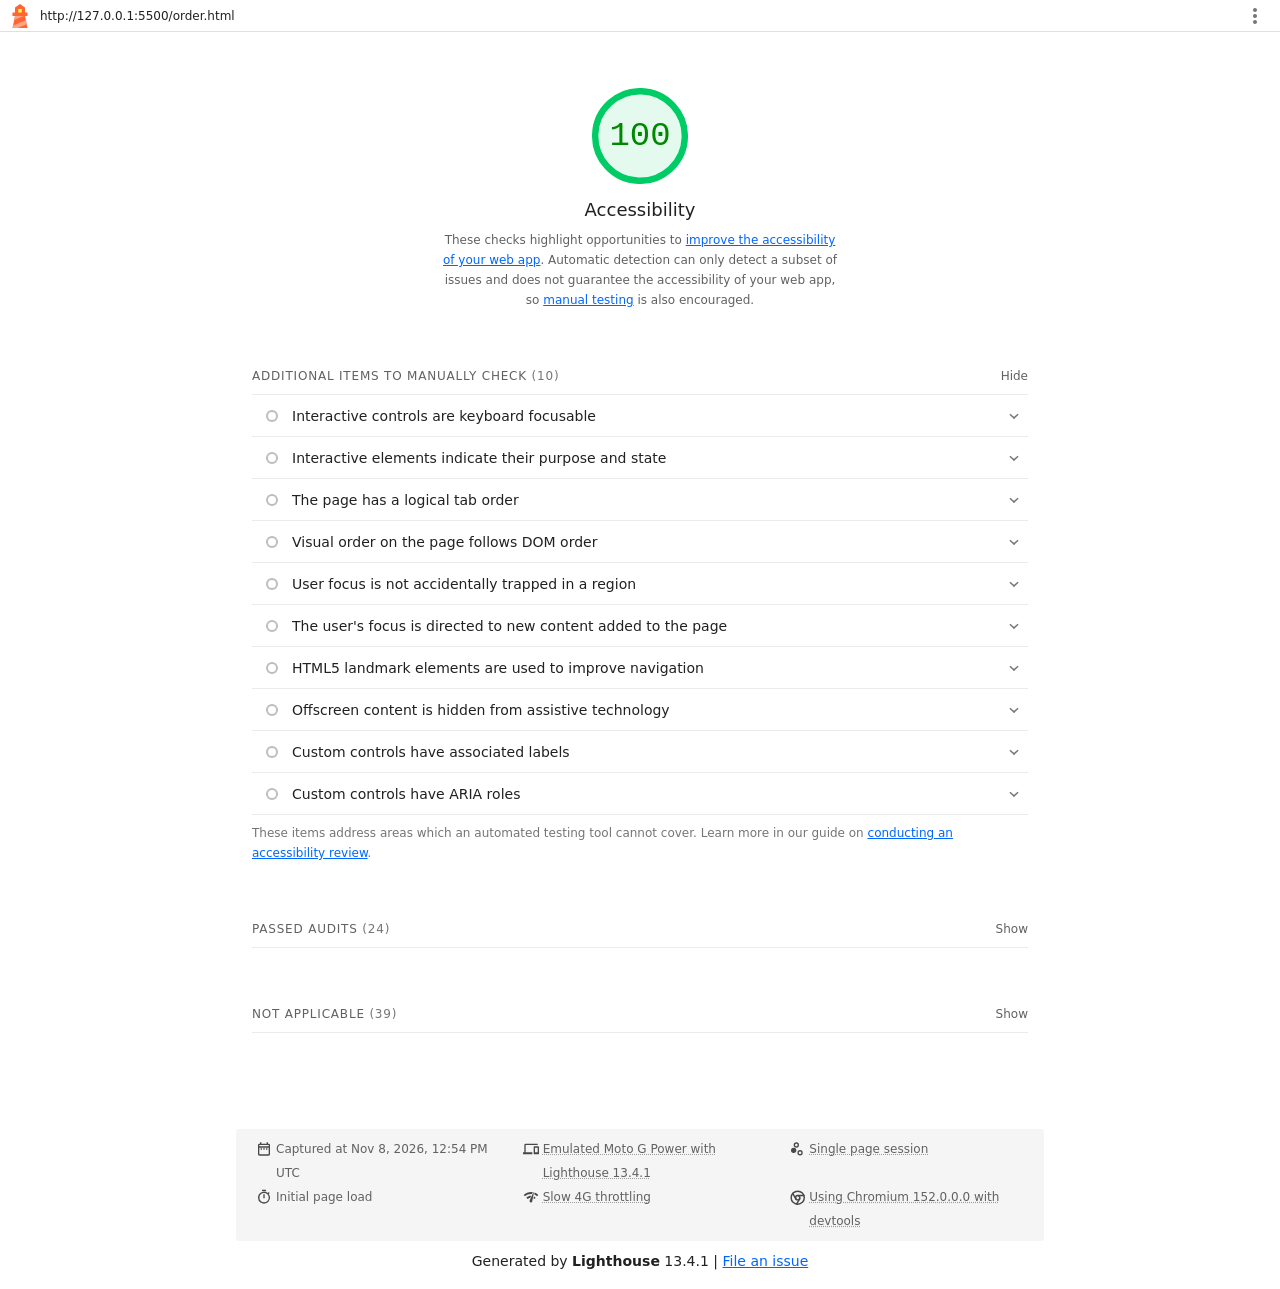
<file: lighthouse/order-accessibility.html>
<!--
@license
Copyright 2018 Google LLC
SPDX-License-Identifier: Apache-2.0
-->
<!doctype html>
<html lang="en">
<head>
  <meta charset="utf-8">
  <meta name="viewport" content="width=device-width, initial-scale=1, minimum-scale=1">
  <link rel="icon" href='data:image/svg+xml;utf8,<svg fill="none" xmlns="http://www.w3.org/2000/svg" viewBox="0 0 48 48"><path d="m14 7 10-7 10 7v10h5v7h-5l5 24H9l5-24H9v-7h5V7Z" fill="%23F63"/><path d="M31.561 24H14l-1.689 8.105L31.561 24ZM18.983 48H9l1.022-4.907L35.723 32.27l1.663 7.98L18.983 48Z" fill="%23FFA385"/><path fill="%23FF3" d="M20.5 10h7v7h-7z"/></svg>'>
  <title>Lighthouse Report</title>
  <style>body {margin: 0}</style>
</head>
<body>
  <noscript>Lighthouse report requires JavaScript. Please enable.</noscript>

  <div id="lh-log"></div>

  <script>window.__LIGHTHOUSE_JSON__ = {"lighthouseVersion":"13.4.1","requestedUrl":"http://127.0.0.1:5500/order.html","mainDocumentUrl":"http://127.0.0.1:5500/order.html","finalDisplayedUrl":"http://127.0.0.1:5500/order.html","finalUrl":"http://127.0.0.1:5500/order.html","fetchTime":"2026-11-08T12:54:31.487Z","gatherMode":"navigation","runWarnings":[],"userAgent":"Mozilla/5.0 (Windows NT 10.0; Win64; x64) AppleWebKit/537.36 (KHTML, like Gecko) Chrome/152.0.0.0 YaBrowser/26.10.0.0 Safari/537.36","environment":{"networkUserAgent":"Mozilla/5.0 (Linux; Android 11; moto g power (2022)) AppleWebKit/537.36 (KHTML, like Gecko) Chrome/152.0.0.0 Mobile Safari/537.36","hostUserAgent":"Mozilla/5.0 (Windows NT 10.0; Win64; x64) AppleWebKit/537.36 (KHTML, like Gecko) Chrome/152.0.0.0 YaBrowser/26.10.0.0 Safari/537.36","benchmarkIndex":1483.5,"credits":{"axe-core":"4.12.1"}},"audits":{"accesskeys":{"id":"accesskeys","title":"`[accesskey]` values are unique","description":"Access keys let users quickly focus a part of the page. For proper navigation, each access key must be unique. [Learn more about access keys](https://dequeuniversity.com/rules/axe/4.12/accesskeys).","score":null,"scoreDisplayMode":"notApplicable"},"aria-allowed-attr":{"id":"aria-allowed-attr","title":"`[aria-*]` attributes match their roles","description":"Each ARIA `role` supports a specific subset of `aria-*` attributes. Mismatching these invalidates the `aria-*` attributes. [Learn how to match ARIA attributes to their roles](https://dequeuniversity.com/rules/axe/4.12/aria-allowed-attr).","score":1,"scoreDisplayMode":"binary","details":{"type":"table","headings":[{"key":"node","valueType":"node","subItemsHeading":{"key":"relatedNode","valueType":"node"},"label":"Failing Elements"}],"items":[]}},"aria-allowed-role":{"id":"aria-allowed-role","title":"Uses ARIA roles only on compatible elements","description":"Many HTML elements can only be assigned certain ARIA roles. Using ARIA roles where they are not allowed can interfere with the accessibility of the web page. [Learn more about ARIA roles](https://dequeuniversity.com/rules/axe/4.12/aria-allowed-role).","score":null,"scoreDisplayMode":"notApplicable"},"aria-command-name":{"id":"aria-command-name","title":"`button`, `link`, and `menuitem` elements have accessible names","description":"When an element doesn't have an accessible name, screen readers announce it with a generic name, making it unusable for users who rely on screen readers. [Learn how to make command elements more accessible](https://dequeuniversity.com/rules/axe/4.12/aria-command-name).","score":null,"scoreDisplayMode":"notApplicable"},"aria-conditional-attr":{"id":"aria-conditional-attr","title":"ARIA attributes are used as specified for the element's role","description":"Some ARIA attributes are only allowed on an element under certain conditions. [Learn more about conditional ARIA attributes](https://dequeuniversity.com/rules/axe/4.12/aria-conditional-attr).","score":1,"scoreDisplayMode":"binary","details":{"type":"table","headings":[{"key":"node","valueType":"node","subItemsHeading":{"key":"relatedNode","valueType":"node"},"label":"Failing Elements"}],"items":[]}},"aria-deprecated-role":{"id":"aria-deprecated-role","title":"Deprecated ARIA roles were not used","description":"Deprecated ARIA roles may not be processed correctly by assistive technology. [Learn more about deprecated ARIA roles](https://dequeuniversity.com/rules/axe/4.12/aria-deprecated-role).","score":null,"scoreDisplayMode":"notApplicable"},"aria-dialog-name":{"id":"aria-dialog-name","title":"Elements with `role=\"dialog\"` or `role=\"alertdialog\"` have accessible names.","description":"ARIA dialog elements without accessible names may prevent screen readers users from discerning the purpose of these elements. [Learn how to make ARIA dialog elements more accessible](https://dequeuniversity.com/rules/axe/4.12/aria-dialog-name).","score":null,"scoreDisplayMode":"notApplicable"},"aria-hidden-body":{"id":"aria-hidden-body","title":"`[aria-hidden=\"true\"]` is not present on the document `\u003cbody>`","description":"Assistive technologies, like screen readers, work inconsistently when `aria-hidden=\"true\"` is set on the document `\u003cbody>`. [Learn how `aria-hidden` affects the document body](https://dequeuniversity.com/rules/axe/4.12/aria-hidden-body).","score":1,"scoreDisplayMode":"binary","details":{"type":"table","headings":[{"key":"node","valueType":"node","subItemsHeading":{"key":"relatedNode","valueType":"node"},"label":"Failing Elements"}],"items":[]}},"aria-hidden-focus":{"id":"aria-hidden-focus","title":"`[aria-hidden=\"true\"]` elements do not contain focusable descendents","description":"Focusable descendents within an `[aria-hidden=\"true\"]` element prevent those interactive elements from being available to users of assistive technologies like screen readers. [Learn how `aria-hidden` affects focusable elements](https://dequeuniversity.com/rules/axe/4.12/aria-hidden-focus).","score":null,"scoreDisplayMode":"notApplicable"},"aria-input-field-name":{"id":"aria-input-field-name","title":"ARIA input fields have accessible names","description":"When an input field doesn't have an accessible name, screen readers announce it with a generic name, making it unusable for users who rely on screen readers. [Learn more about input field labels](https://dequeuniversity.com/rules/axe/4.12/aria-input-field-name).","score":null,"scoreDisplayMode":"notApplicable"},"aria-meter-name":{"id":"aria-meter-name","title":"ARIA `meter` elements have accessible names","description":"When a meter element doesn't have an accessible name, screen readers announce it with a generic name, making it unusable for users who rely on screen readers. [Learn how to name `meter` elements](https://dequeuniversity.com/rules/axe/4.12/aria-meter-name).","score":null,"scoreDisplayMode":"notApplicable"},"aria-progressbar-name":{"id":"aria-progressbar-name","title":"ARIA `progressbar` elements have accessible names","description":"When a `progressbar` element doesn't have an accessible name, screen readers announce it with a generic name, making it unusable for users who rely on screen readers. [Learn how to label `progressbar` elements](https://dequeuniversity.com/rules/axe/4.12/aria-progressbar-name).","score":null,"scoreDisplayMode":"notApplicable"},"aria-prohibited-attr":{"id":"aria-prohibited-attr","title":"Elements use only permitted ARIA attributes","description":"Using ARIA attributes in roles where they are prohibited can mean that important information is not communicated to users of assistive technologies. [Learn more about prohibited ARIA roles](https://dequeuniversity.com/rules/axe/4.12/aria-prohibited-attr).","score":1,"scoreDisplayMode":"binary","details":{"type":"table","headings":[{"key":"node","valueType":"node","subItemsHeading":{"key":"relatedNode","valueType":"node"},"label":"Failing Elements"}],"items":[]}},"aria-required-attr":{"id":"aria-required-attr","title":"`[role]`s have all required `[aria-*]` attributes","description":"Some ARIA roles have required attributes that describe the state of the element to screen readers. [Learn more about roles and required attributes](https://dequeuniversity.com/rules/axe/4.12/aria-required-attr).","score":null,"scoreDisplayMode":"notApplicable"},"aria-required-children":{"id":"aria-required-children","title":"Elements with an ARIA `[role]` that require children to contain a specific `[role]` have all required children.","description":"Some ARIA parent roles must contain specific child roles to perform their intended accessibility functions. [Learn more about roles and required children elements](https://dequeuniversity.com/rules/axe/4.12/aria-required-children).","score":null,"scoreDisplayMode":"notApplicable"},"aria-required-parent":{"id":"aria-required-parent","title":"`[role]`s are contained by their required parent element","description":"Some ARIA child roles must be contained by specific parent roles to properly perform their intended accessibility functions. [Learn more about ARIA roles and required parent element](https://dequeuniversity.com/rules/axe/4.12/aria-required-parent).","score":null,"scoreDisplayMode":"notApplicable"},"aria-roles":{"id":"aria-roles","title":"`[role]` values are valid","description":"ARIA roles must have valid values in order to perform their intended accessibility functions. [Learn more about valid ARIA roles](https://dequeuniversity.com/rules/axe/4.12/aria-roles).","score":null,"scoreDisplayMode":"notApplicable"},"aria-text":{"id":"aria-text","title":"Elements with the `role=text` attribute do not have focusable descendents.","description":"Adding `role=text` around a text node split by markup enables VoiceOver to treat it as one phrase, but the element's focusable descendents will not be announced. [Learn more about the `role=text` attribute](https://dequeuniversity.com/rules/axe/4.12/aria-text).","score":null,"scoreDisplayMode":"notApplicable"},"aria-toggle-field-name":{"id":"aria-toggle-field-name","title":"ARIA toggle fields have accessible names","description":"When a toggle field doesn't have an accessible name, screen readers announce it with a generic name, making it unusable for users who rely on screen readers. [Learn more about toggle fields](https://dequeuniversity.com/rules/axe/4.12/aria-toggle-field-name).","score":null,"scoreDisplayMode":"notApplicable"},"aria-tooltip-name":{"id":"aria-tooltip-name","title":"ARIA `tooltip` elements have accessible names","description":"When a tooltip element doesn't have an accessible name, screen readers announce it with a generic name, making it unusable for users who rely on screen readers. [Learn how to name `tooltip` elements](https://dequeuniversity.com/rules/axe/4.12/aria-tooltip-name).","score":null,"scoreDisplayMode":"notApplicable"},"aria-treeitem-name":{"id":"aria-treeitem-name","title":"ARIA `treeitem` elements have accessible names","description":"When a `treeitem` element doesn't have an accessible name, screen readers announce it with a generic name, making it unusable for users who rely on screen readers. [Learn more about labeling `treeitem` elements](https://dequeuniversity.com/rules/axe/4.12/aria-treeitem-name).","score":null,"scoreDisplayMode":"notApplicable"},"aria-valid-attr-value":{"id":"aria-valid-attr-value","title":"`[aria-*]` attributes have valid values","description":"Assistive technologies, like screen readers, can't interpret ARIA attributes with invalid values. [Learn more about valid values for ARIA attributes](https://dequeuniversity.com/rules/axe/4.12/aria-valid-attr-value).","score":1,"scoreDisplayMode":"binary","details":{"type":"table","headings":[{"key":"node","valueType":"node","subItemsHeading":{"key":"relatedNode","valueType":"node"},"label":"Failing Elements"}],"items":[]}},"aria-valid-attr":{"id":"aria-valid-attr","title":"`[aria-*]` attributes are valid and not misspelled","description":"Assistive technologies, like screen readers, can't interpret ARIA attributes with invalid names. [Learn more about valid ARIA attributes](https://dequeuniversity.com/rules/axe/4.12/aria-valid-attr).","score":1,"scoreDisplayMode":"binary","details":{"type":"table","headings":[{"key":"node","valueType":"node","subItemsHeading":{"key":"relatedNode","valueType":"node"},"label":"Failing Elements"}],"items":[]}},"button-name":{"id":"button-name","title":"Buttons have an accessible name","description":"When a button doesn't have an accessible name, screen readers announce it as \"button\", making it unusable for users who rely on screen readers. [Learn how to make buttons more accessible](https://dequeuniversity.com/rules/axe/4.12/button-name).","score":1,"scoreDisplayMode":"binary","details":{"type":"table","headings":[{"key":"node","valueType":"node","subItemsHeading":{"key":"relatedNode","valueType":"node"},"label":"Failing Elements"}],"items":[]}},"bypass":{"id":"bypass","title":"The page contains a heading, skip link, or landmark region","description":"Adding ways to bypass repetitive content lets keyboard users navigate the page more efficiently. [Learn more about bypass blocks](https://dequeuniversity.com/rules/axe/4.12/bypass).","score":null,"scoreDisplayMode":"notApplicable"},"color-contrast":{"id":"color-contrast","title":"Background and foreground colors have a sufficient contrast ratio","description":"Low-contrast text is difficult or impossible for many users to read. [Learn how to provide sufficient color contrast](https://dequeuniversity.com/rules/axe/4.12/color-contrast).","score":1,"scoreDisplayMode":"binary","details":{"type":"table","headings":[{"key":"node","valueType":"node","subItemsHeading":{"key":"relatedNode","valueType":"node"},"label":"Failing Elements"}],"items":[]}},"definition-list":{"id":"definition-list","title":"`\u003cdl>`'s contain only properly-ordered `\u003cdt>` and `\u003cdd>` groups, `\u003cscript>`, `\u003ctemplate>` or `\u003cdiv>` elements.","description":"When definition lists are not properly marked up, screen readers may produce confusing or inaccurate output. [Learn how to structure definition lists correctly](https://dequeuniversity.com/rules/axe/4.12/definition-list).","score":null,"scoreDisplayMode":"notApplicable"},"dlitem":{"id":"dlitem","title":"Definition list items are wrapped in `\u003cdl>` elements","description":"Definition list items (`\u003cdt>` and `\u003cdd>`) must be wrapped in a parent `\u003cdl>` element to ensure that screen readers can properly announce them. [Learn how to structure definition lists correctly](https://dequeuniversity.com/rules/axe/4.12/dlitem).","score":null,"scoreDisplayMode":"notApplicable"},"document-title":{"id":"document-title","title":"Document has a `\u003ctitle>` element","description":"The title gives screen reader users an overview of the page, and search engine users rely on it heavily to determine if a page is relevant to their search. [Learn more about document titles](https://dequeuniversity.com/rules/axe/4.12/document-title).","score":1,"scoreDisplayMode":"binary","details":{"type":"table","headings":[{"key":"node","valueType":"node","subItemsHeading":{"key":"relatedNode","valueType":"node"},"label":"Failing Elements"}],"items":[]}},"duplicate-id-aria":{"id":"duplicate-id-aria","title":"ARIA IDs are unique","description":"The value of an ARIA ID must be unique to prevent other instances from being overlooked by assistive technologies. [Learn how to fix duplicate ARIA IDs](https://dequeuniversity.com/rules/axe/4.12/duplicate-id-aria).","score":null,"scoreDisplayMode":"notApplicable"},"empty-heading":{"id":"empty-heading","title":"All heading elements contain content.","description":"A heading with no content or inaccessible text prevent screen reader users from accessing information on the page's structure. [Learn more about headings](https://dequeuniversity.com/rules/axe/4.12/empty-heading).","score":null,"scoreDisplayMode":"notApplicable"},"form-field-multiple-labels":{"id":"form-field-multiple-labels","title":"No form fields have multiple labels","description":"Form fields with multiple labels can be confusingly announced by assistive technologies like screen readers which use either the first, the last, or all of the labels. [Learn how to use form labels](https://dequeuniversity.com/rules/axe/4.12/form-field-multiple-labels).","score":null,"scoreDisplayMode":"notApplicable"},"frame-title":{"id":"frame-title","title":"`\u003cframe>` or `\u003ciframe>` elements have a title","description":"Screen reader users rely on frame titles to describe the contents of frames. [Learn more about frame titles](https://dequeuniversity.com/rules/axe/4.12/frame-title).","score":null,"scoreDisplayMode":"notApplicable"},"heading-order":{"id":"heading-order","title":"Heading elements appear in a sequentially-descending order","description":"Properly ordered headings that do not skip levels convey the semantic structure of the page, making it easier to navigate and understand when using assistive technologies. [Learn more about heading order](https://dequeuniversity.com/rules/axe/4.12/heading-order).","score":1,"scoreDisplayMode":"binary","details":{"type":"table","headings":[{"key":"node","valueType":"node","subItemsHeading":{"key":"relatedNode","valueType":"node"},"label":"Failing Elements"}],"items":[]}},"html-has-lang":{"id":"html-has-lang","title":"`\u003chtml>` element has a `[lang]` attribute","description":"If a page doesn't specify a `lang` attribute, a screen reader assumes that the page is in the default language that the user chose when setting up the screen reader. If the page isn't actually in the default language, then the screen reader might not announce the page's text correctly. [Learn more about the `lang` attribute](https://dequeuniversity.com/rules/axe/4.12/html-has-lang).","score":1,"scoreDisplayMode":"binary","details":{"type":"table","headings":[{"key":"node","valueType":"node","subItemsHeading":{"key":"relatedNode","valueType":"node"},"label":"Failing Elements"}],"items":[]}},"html-lang-valid":{"id":"html-lang-valid","title":"`\u003chtml>` element has a valid value for its `[lang]` attribute","description":"Specifying a valid [BCP 47 language](https://www.w3.org/International/questions/qa-choosing-language-tags#question) helps screen readers announce text properly. [Learn how to use the `lang` attribute](https://dequeuniversity.com/rules/axe/4.12/html-lang-valid).","score":1,"scoreDisplayMode":"binary","details":{"type":"table","headings":[{"key":"node","valueType":"node","subItemsHeading":{"key":"relatedNode","valueType":"node"},"label":"Failing Elements"}],"items":[]}},"html-xml-lang-mismatch":{"id":"html-xml-lang-mismatch","title":"`\u003chtml>` element has an `[xml:lang]` attribute with the same base language as the `[lang]` attribute.","description":"If the webpage does not specify a consistent language, then the screen reader might not announce the page's text correctly. [Learn more about the `lang` attribute](https://dequeuniversity.com/rules/axe/4.12/html-xml-lang-mismatch).","score":null,"scoreDisplayMode":"notApplicable"},"identical-links-same-purpose":{"id":"identical-links-same-purpose","title":"Identical links have the same purpose.","description":"Links with the same destination should have the same description, to help users understand the link's purpose and decide whether to follow it. [Learn more about identical links](https://dequeuniversity.com/rules/axe/4.12/identical-links-same-purpose).","score":null,"scoreDisplayMode":"notApplicable"},"image-alt":{"id":"image-alt","title":"Image elements have `[alt]` attributes","description":"Informative elements should aim for short, descriptive alternate text. Decorative elements can be ignored with an empty alt attribute. [Learn more about the `alt` attribute](https://dequeuniversity.com/rules/axe/4.12/image-alt).","score":null,"scoreDisplayMode":"notApplicable"},"image-redundant-alt":{"id":"image-redundant-alt","title":"Image elements do not have `[alt]` attributes that are redundant text.","description":"Informative elements should aim for short, descriptive alternative text. Alternative text that is exactly the same as the text adjacent to the link or image is potentially confusing for screen reader users, because the text will be read twice. [Learn more about the `alt` attribute](https://dequeuniversity.com/rules/axe/4.12/image-redundant-alt).","score":null,"scoreDisplayMode":"notApplicable"},"input-button-name":{"id":"input-button-name","title":"Input buttons have discernible text.","description":"Adding discernable and accessible text to input buttons may help screen reader users understand the purpose of the input button. [Learn more about input buttons](https://dequeuniversity.com/rules/axe/4.12/input-button-name).","score":null,"scoreDisplayMode":"notApplicable"},"input-image-alt":{"id":"input-image-alt","title":"`\u003cinput type=\"image\">` elements have `[alt]` text","description":"When an image is being used as an `\u003cinput>` button, providing alternative text can help screen reader users understand the purpose of the button. [Learn about input image alt text](https://dequeuniversity.com/rules/axe/4.12/input-image-alt).","score":null,"scoreDisplayMode":"notApplicable"},"label-content-name-mismatch":{"id":"label-content-name-mismatch","title":"Elements with visible text labels have matching accessible names.","description":"Visible text labels that do not match the accessible name can result in a confusing experience for screen reader users. [Learn more about accessible names](https://dequeuniversity.com/rules/axe/4.12/label-content-name-mismatch).","score":1,"scoreDisplayMode":"binary","details":{"type":"table","headings":[{"key":"node","valueType":"node","subItemsHeading":{"key":"relatedNode","valueType":"node"},"label":"Failing Elements"}],"items":[]}},"label":{"id":"label","title":"Form elements have associated labels","description":"Labels ensure that form controls are announced properly by assistive technologies, like screen readers. [Learn more about form element labels](https://dequeuniversity.com/rules/axe/4.12/label).","score":1,"scoreDisplayMode":"binary","details":{"type":"table","headings":[{"key":"node","valueType":"node","subItemsHeading":{"key":"relatedNode","valueType":"node"},"label":"Failing Elements"}],"items":[]}},"landmark-one-main":{"id":"landmark-one-main","title":"Document has a main landmark.","description":"One main landmark helps screen reader users navigate a web page. [Learn more about landmarks](https://dequeuniversity.com/rules/axe/4.12/landmark-one-main).","score":1,"scoreDisplayMode":"binary","details":{"type":"table","headings":[{"key":"node","valueType":"node","subItemsHeading":{"key":"relatedNode","valueType":"node"},"label":"Failing Elements"}],"items":[]}},"link-name":{"id":"link-name","title":"Links have a discernible name","description":"Link text (and alternate text for images, when used as links) that is discernible, unique, and focusable improves the navigation experience for screen reader users. [Learn how to make links accessible](https://dequeuniversity.com/rules/axe/4.12/link-name).","score":1,"scoreDisplayMode":"binary","details":{"type":"table","headings":[{"key":"node","valueType":"node","subItemsHeading":{"key":"relatedNode","valueType":"node"},"label":"Failing Elements"}],"items":[]}},"link-in-text-block":{"id":"link-in-text-block","title":"Links are distinguishable without relying on color.","description":"Low-contrast text is difficult or impossible for many users to read. Link text that is discernible improves the experience for users with low vision. [Learn how to make links distinguishable](https://dequeuniversity.com/rules/axe/4.12/link-in-text-block).","score":1,"scoreDisplayMode":"binary","details":{"type":"table","headings":[{"key":"node","valueType":"node","subItemsHeading":{"key":"relatedNode","valueType":"node"},"label":"Failing Elements"}],"items":[]}},"list":{"id":"list","title":"Lists contain only `\u003cli>` elements and script supporting elements (`\u003cscript>` and `\u003ctemplate>`).","description":"Screen readers have a specific way of announcing lists. Ensuring proper list structure aids screen reader output. [Learn more about proper list structure](https://dequeuniversity.com/rules/axe/4.12/list).","score":1,"scoreDisplayMode":"binary","details":{"type":"table","headings":[{"key":"node","valueType":"node","subItemsHeading":{"key":"relatedNode","valueType":"node"},"label":"Failing Elements"}],"items":[]}},"listitem":{"id":"listitem","title":"List items (`\u003cli>`) are contained within `\u003cul>`, `\u003col>` or `\u003cmenu>` parent elements","description":"Screen readers require list items (`\u003cli>`) to be contained within a parent `\u003cul>`, `\u003col>` or `\u003cmenu>` to be announced properly. [Learn more about proper list structure](https://dequeuniversity.com/rules/axe/4.12/listitem).","score":1,"scoreDisplayMode":"binary","details":{"type":"table","headings":[{"key":"node","valueType":"node","subItemsHeading":{"key":"relatedNode","valueType":"node"},"label":"Failing Elements"}],"items":[]}},"meta-refresh":{"id":"meta-refresh","title":"The document does not use `\u003cmeta http-equiv=\"refresh\">`","description":"Users do not expect a page to refresh automatically, and doing so will move focus back to the top of the page. This may create a frustrating or confusing experience. [Learn more about the refresh meta tag](https://dequeuniversity.com/rules/axe/4.12/meta-refresh).","score":null,"scoreDisplayMode":"notApplicable"},"meta-viewport":{"id":"meta-viewport","title":"`[user-scalable=\"no\"]` is not used in the `\u003cmeta name=\"viewport\">` element and the `[maximum-scale]` attribute is not less than 5.","description":"Disabling zooming is problematic for users with low vision who rely on screen magnification to properly see the contents of a web page. [Learn more about the viewport meta tag](https://dequeuniversity.com/rules/axe/4.12/meta-viewport).","score":1,"scoreDisplayMode":"binary","details":{"type":"table","headings":[{"key":"node","valueType":"node","subItemsHeading":{"key":"relatedNode","valueType":"node"},"label":"Failing Elements"}],"items":[]}},"object-alt":{"id":"object-alt","title":"`\u003cobject>` elements have alternate text","description":"Screen readers cannot translate non-text content. Adding alternate text to `\u003cobject>` elements helps screen readers convey meaning to users. [Learn more about alt text for `object` elements](https://dequeuniversity.com/rules/axe/4.12/object-alt).","score":null,"scoreDisplayMode":"notApplicable"},"select-name":{"id":"select-name","title":"Select elements have associated label elements.","description":"Form elements without effective labels can create frustrating experiences for screen reader users. [Learn more about the `select` element](https://dequeuniversity.com/rules/axe/4.12/select-name).","score":1,"scoreDisplayMode":"binary","details":{"type":"table","headings":[{"key":"node","valueType":"node","subItemsHeading":{"key":"relatedNode","valueType":"node"},"label":"Failing Elements"}],"items":[]}},"skip-link":{"id":"skip-link","title":"Skip links are focusable.","description":"Including a skip link can help users skip to the main content to save time. [Learn more about skip links](https://dequeuniversity.com/rules/axe/4.12/skip-link).","score":1,"scoreDisplayMode":"binary","details":{"type":"table","headings":[{"key":"node","valueType":"node","subItemsHeading":{"key":"relatedNode","valueType":"node"},"label":"Failing Elements"}],"items":[]}},"tabindex":{"id":"tabindex","title":"No element has a `[tabindex]` value greater than 0","description":"A value greater than 0 implies an explicit navigation ordering. Although technically valid, this often creates frustrating experiences for users who rely on assistive technologies. [Learn more about the `tabindex` attribute](https://dequeuniversity.com/rules/axe/4.12/tabindex).","score":1,"scoreDisplayMode":"binary","details":{"type":"table","headings":[{"key":"node","valueType":"node","subItemsHeading":{"key":"relatedNode","valueType":"node"},"label":"Failing Elements"}],"items":[]}},"table-duplicate-name":{"id":"table-duplicate-name","title":"Tables have different content in the summary attribute and `\u003ccaption>`.","description":"The summary attribute should describe the table structure, while `\u003ccaption>` should have the onscreen title. Accurate table mark-up helps users of screen readers. [Learn more about summary and caption](https://dequeuniversity.com/rules/axe/4.12/table-duplicate-name).","score":null,"scoreDisplayMode":"notApplicable"},"table-fake-caption":{"id":"table-fake-caption","title":"Tables use `\u003ccaption>` instead of cells with the `[colspan]` attribute to indicate a caption.","description":"Screen readers have features to make navigating tables easier. Ensuring that tables use the actual caption element instead of cells with the `[colspan]` attribute may improve the experience for screen reader users. [Learn more about captions](https://dequeuniversity.com/rules/axe/4.12/table-fake-caption).","score":null,"scoreDisplayMode":"notApplicable"},"target-size":{"id":"target-size","title":"Touch targets have sufficient size and spacing.","description":"Touch targets with sufficient size and spacing help users who may have difficulty targeting small controls to activate the targets. [Learn more about touch targets](https://dequeuniversity.com/rules/axe/4.12/target-size).","score":1,"scoreDisplayMode":"binary","details":{"type":"table","headings":[{"key":"node","valueType":"node","subItemsHeading":{"key":"relatedNode","valueType":"node"},"label":"Failing Elements"}],"items":[]}},"td-has-header":{"id":"td-has-header","title":"`\u003ctd>` elements in a large `\u003ctable>` have one or more table headers.","description":"Screen readers have features to make navigating tables easier. Ensuring that `\u003ctd>` elements in a large table (3 or more cells in width and height) have an associated table header may improve the experience for screen reader users. [Learn more about table headers](https://dequeuniversity.com/rules/axe/4.12/td-has-header).","score":null,"scoreDisplayMode":"notApplicable"},"td-headers-attr":{"id":"td-headers-attr","title":"Cells in a `\u003ctable>` element that use the `[headers]` attribute refer to table cells within the same table.","description":"Screen readers have features to make navigating tables easier. Ensuring `\u003ctd>` cells using the `[headers]` attribute only refer to other cells in the same table may improve the experience for screen reader users. [Learn more about the `headers` attribute](https://dequeuniversity.com/rules/axe/4.12/td-headers-attr).","score":null,"scoreDisplayMode":"notApplicable"},"th-has-data-cells":{"id":"th-has-data-cells","title":"`\u003cth>` elements and elements with `[role=\"columnheader\"/\"rowheader\"]` have data cells they describe.","description":"Screen readers have features to make navigating tables easier. Ensuring table headers always refer to some set of cells may improve the experience for screen reader users. [Learn more about table headers](https://dequeuniversity.com/rules/axe/4.12/th-has-data-cells).","score":null,"scoreDisplayMode":"notApplicable"},"valid-lang":{"id":"valid-lang","title":"`[lang]` attributes have a valid value","description":"Specifying a valid [BCP 47 language](https://www.w3.org/International/questions/qa-choosing-language-tags#question) on elements helps ensure that text is pronounced correctly by a screen reader. [Learn how to use the `lang` attribute](https://dequeuniversity.com/rules/axe/4.12/valid-lang).","score":null,"scoreDisplayMode":"notApplicable"},"video-caption":{"id":"video-caption","title":"`\u003cvideo>` elements contain a `\u003ctrack>` element with `[kind=\"captions\"]`","description":"When a video provides a caption it is easier for deaf and hearing impaired users to access its information. [Learn more about video captions](https://dequeuniversity.com/rules/axe/4.12/video-caption).","score":null,"scoreDisplayMode":"notApplicable"},"custom-controls-labels":{"id":"custom-controls-labels","title":"Custom controls have associated labels","description":"Custom interactive controls have associated labels, provided by aria-label or aria-labelledby. [Learn more about custom controls and labels](https://developer.chrome.com/docs/lighthouse/accessibility/custom-controls-labels/).","score":null,"scoreDisplayMode":"manual"},"custom-controls-roles":{"id":"custom-controls-roles","title":"Custom controls have ARIA roles","description":"Custom interactive controls have appropriate ARIA roles. [Learn how to add roles to custom controls](https://developer.chrome.com/docs/lighthouse/accessibility/custom-control-roles/).","score":null,"scoreDisplayMode":"manual"},"focus-traps":{"id":"focus-traps","title":"User focus is not accidentally trapped in a region","description":"A user can tab into and out of any control or region without accidentally trapping their focus. [Learn how to avoid focus traps](https://developer.chrome.com/docs/lighthouse/accessibility/focus-traps/).","score":null,"scoreDisplayMode":"manual"},"focusable-controls":{"id":"focusable-controls","title":"Interactive controls are keyboard focusable","description":"Custom interactive controls are keyboard focusable and display a focus indicator. [Learn how to make custom controls focusable](https://developer.chrome.com/docs/lighthouse/accessibility/focusable-controls/).","score":null,"scoreDisplayMode":"manual"},"interactive-element-affordance":{"id":"interactive-element-affordance","title":"Interactive elements indicate their purpose and state","description":"Interactive elements, such as links and buttons, should indicate their state and be distinguishable from non-interactive elements. [Learn how to decorate interactive elements with affordance hints](https://developer.chrome.com/docs/lighthouse/accessibility/interactive-element-affordance/).","score":null,"scoreDisplayMode":"manual"},"logical-tab-order":{"id":"logical-tab-order","title":"The page has a logical tab order","description":"Tabbing through the page follows the visual layout. Users cannot focus elements that are offscreen. [Learn more about logical tab ordering](https://developer.chrome.com/docs/lighthouse/accessibility/logical-tab-order/).","score":null,"scoreDisplayMode":"manual"},"managed-focus":{"id":"managed-focus","title":"The user's focus is directed to new content added to the page","description":"If new content, such as a dialog, is added to the page, the user's focus is directed to it. [Learn how to direct focus to new content](https://developer.chrome.com/docs/lighthouse/accessibility/managed-focus/).","score":null,"scoreDisplayMode":"manual"},"offscreen-content-hidden":{"id":"offscreen-content-hidden","title":"Offscreen content is hidden from assistive technology","description":"Offscreen content is hidden with display: none or aria-hidden=true. [Learn how to properly hide offscreen content](https://developer.chrome.com/docs/lighthouse/accessibility/offscreen-content-hidden/).","score":null,"scoreDisplayMode":"manual"},"use-landmarks":{"id":"use-landmarks","title":"HTML5 landmark elements are used to improve navigation","description":"Landmark elements (`\u003cmain>`, `\u003cnav>`, etc.) are used to improve the keyboard navigation of the page for assistive technology. [Learn more about landmark elements](https://developer.chrome.com/docs/lighthouse/accessibility/use-landmarks/).","score":null,"scoreDisplayMode":"manual"},"visual-order-follows-dom":{"id":"visual-order-follows-dom","title":"Visual order on the page follows DOM order","description":"DOM order matches the visual order, improving navigation for assistive technology. [Learn more about DOM and visual ordering](https://developer.chrome.com/docs/lighthouse/accessibility/visual-order-follows-dom/).","score":null,"scoreDisplayMode":"manual"},"autocomplete-valid":{"id":"autocomplete-valid","title":"`autocomplete` attributes are used correctly","description":"The `autocomplete` attribute values must be valid and correctly applied for screen readers to function correctly. [Learn more about valid autocomplete values](https://dequeuniversity.com/rules/axe/4.12/autocomplete-valid).","score":1,"scoreDisplayMode":"binary","details":{"type":"table","headings":[{"key":"node","valueType":"node","subItemsHeading":{"key":"relatedNode","valueType":"node"},"label":"Failing Elements"}],"items":[]}},"presentation-role-conflict":{"id":"presentation-role-conflict","title":"Elements with `role=\"none\"` or `role=\"presentation\"` do not have conflicts","description":"There are certain cases where the semantic role of an element with `role=\"none\"` or `role=\"presentation\"` does not resolve to none or presentation. To ensure the element remains removed from the accessibility tree, you should not add any global ARIA attributes to the element or make it focusable. [Learn more about presentation role conflict](https://dequeuniversity.com/rules/axe/4.12/presentation-role-conflict).","score":null,"scoreDisplayMode":"notApplicable"},"svg-img-alt":{"id":"svg-img-alt","title":"SVG elements with an `img` role have an accessible text alternative","description":"Ensures SVG elements with an `img`, `graphics-document` or `graphics-symbol` role have an accessible text alternative. [Learn more about SVG alt text](https://dequeuniversity.com/rules/axe/4.12/svg-img-alt).","score":null,"scoreDisplayMode":"notApplicable"}},"configSettings":{"output":"json","maxWaitForFcp":30000,"maxWaitForLoad":45000,"pauseAfterFcpMs":1000,"pauseAfterLoadMs":1000,"networkQuietThresholdMs":1000,"cpuQuietThresholdMs":1000,"formFactor":"mobile","throttling":{"rttMs":150,"throughputKbps":1638.4,"requestLatencyMs":562.5,"downloadThroughputKbps":1474.5600000000002,"uploadThroughputKbps":675,"cpuSlowdownMultiplier":4},"throttlingMethod":"simulate","screenEmulation":{"mobile":true,"width":412,"height":823,"deviceScaleFactor":1.75,"disabled":true},"emulatedUserAgent":"Mozilla/5.0 (Linux; Android 11; moto g power (2022)) AppleWebKit/537.36 (KHTML, like Gecko) Chrome/136.0.0.0 Mobile Safari/537.36","auditMode":false,"gatherMode":false,"clearStorageTypes":["file_systems","shader_cache","service_workers","cache_storage"],"disableStorageReset":false,"debugNavigation":false,"channel":"devtools","usePassiveGathering":false,"disableFullPageScreenshot":false,"skipAboutBlank":false,"blankPage":"about:blank","ignoreStatusCode":true,"locale":"en-US","blockedUrlPatterns":null,"additionalTraceCategories":"","extraHeaders":null,"precomputedLanternData":null,"onlyAudits":null,"onlyCategories":["accessibility"],"skipAudits":null},"categories":{"accessibility":{"title":"Accessibility","description":"These checks highlight opportunities to [improve the accessibility of your web app](https://developer.chrome.com/docs/lighthouse/accessibility/). Automatic detection can only detect a subset of issues and does not guarantee the accessibility of your web app, so [manual testing](https://web.dev/articles/how-to-review) is also encouraged.","manualDescription":"These items address areas which an automated testing tool cannot cover. Learn more in our guide on [conducting an accessibility review](https://web.dev/articles/how-to-review).","supportedModes":["navigation","snapshot"],"auditRefs":[{"id":"accesskeys","weight":0,"group":"a11y-navigation"},{"id":"aria-allowed-attr","weight":10,"group":"a11y-aria"},{"id":"aria-command-name","weight":0,"group":"a11y-aria"},{"id":"aria-conditional-attr","weight":7,"group":"a11y-aria"},{"id":"aria-deprecated-role","weight":0,"group":"a11y-aria"},{"id":"aria-dialog-name","weight":0,"group":"a11y-aria"},{"id":"aria-hidden-body","weight":10,"group":"a11y-aria"},{"id":"aria-hidden-focus","weight":0,"group":"a11y-aria"},{"id":"aria-input-field-name","weight":0,"group":"a11y-aria"},{"id":"aria-meter-name","weight":0,"group":"a11y-aria"},{"id":"aria-progressbar-name","weight":0,"group":"a11y-aria"},{"id":"aria-prohibited-attr","weight":7,"group":"a11y-aria"},{"id":"aria-required-attr","weight":0,"group":"a11y-aria"},{"id":"aria-required-children","weight":0,"group":"a11y-aria"},{"id":"aria-required-parent","weight":0,"group":"a11y-aria"},{"id":"aria-roles","weight":0,"group":"a11y-aria"},{"id":"aria-text","weight":0,"group":"a11y-aria"},{"id":"aria-toggle-field-name","weight":0,"group":"a11y-aria"},{"id":"aria-tooltip-name","weight":0,"group":"a11y-aria"},{"id":"aria-treeitem-name","weight":0,"group":"a11y-aria"},{"id":"aria-valid-attr-value","weight":10,"group":"a11y-aria"},{"id":"aria-valid-attr","weight":10,"group":"a11y-aria"},{"id":"button-name","weight":10,"group":"a11y-names-labels"},{"id":"bypass","weight":0,"group":"a11y-navigation"},{"id":"color-contrast","weight":7,"group":"a11y-color-contrast"},{"id":"definition-list","weight":0,"group":"a11y-tables-lists"},{"id":"dlitem","weight":0,"group":"a11y-tables-lists"},{"id":"document-title","weight":7,"group":"a11y-names-labels"},{"id":"duplicate-id-aria","weight":0,"group":"a11y-aria"},{"id":"form-field-multiple-labels","weight":0,"group":"a11y-names-labels"},{"id":"frame-title","weight":0,"group":"a11y-names-labels"},{"id":"heading-order","weight":3,"group":"a11y-navigation"},{"id":"html-has-lang","weight":7,"group":"a11y-language"},{"id":"html-lang-valid","weight":7,"group":"a11y-language"},{"id":"html-xml-lang-mismatch","weight":0,"group":"a11y-language"},{"id":"image-alt","weight":0,"group":"a11y-names-labels"},{"id":"input-button-name","weight":0,"group":"a11y-names-labels"},{"id":"input-image-alt","weight":0,"group":"a11y-names-labels"},{"id":"label","weight":10,"group":"a11y-names-labels"},{"id":"link-in-text-block","weight":7,"group":"a11y-color-contrast"},{"id":"link-name","weight":7,"group":"a11y-names-labels"},{"id":"list","weight":7,"group":"a11y-tables-lists"},{"id":"listitem","weight":7,"group":"a11y-tables-lists"},{"id":"meta-refresh","weight":0,"group":"a11y-best-practices"},{"id":"meta-viewport","weight":10,"group":"a11y-best-practices"},{"id":"object-alt","weight":0,"group":"a11y-names-labels"},{"id":"select-name","weight":10,"group":"a11y-names-labels"},{"id":"skip-link","weight":3,"group":"a11y-names-labels"},{"id":"tabindex","weight":7,"group":"a11y-navigation"},{"id":"target-size","weight":7,"group":"a11y-best-practices"},{"id":"td-headers-attr","weight":0,"group":"a11y-tables-lists"},{"id":"th-has-data-cells","weight":0,"group":"a11y-tables-lists"},{"id":"valid-lang","weight":0,"group":"a11y-language"},{"id":"video-caption","weight":0,"group":"a11y-audio-video"},{"id":"landmark-one-main","weight":3,"group":"a11y-best-practices"},{"id":"autocomplete-valid","weight":1,"group":"a11y-best-practices"},{"id":"presentation-role-conflict","weight":0,"group":"a11y-best-practices"},{"id":"svg-img-alt","weight":0,"group":"a11y-best-practices"},{"id":"focusable-controls","weight":0},{"id":"interactive-element-affordance","weight":0},{"id":"logical-tab-order","weight":0},{"id":"visual-order-follows-dom","weight":0},{"id":"focus-traps","weight":0},{"id":"managed-focus","weight":0},{"id":"use-landmarks","weight":0},{"id":"offscreen-content-hidden","weight":0},{"id":"custom-controls-labels","weight":0},{"id":"custom-controls-roles","weight":0},{"id":"table-duplicate-name","weight":0,"group":"a11y-best-practices"},{"id":"empty-heading","weight":0,"group":"a11y-best-practices"},{"id":"aria-allowed-role","weight":0,"group":"a11y-best-practices"},{"id":"image-redundant-alt","weight":0,"group":"a11y-names-labels"},{"id":"identical-links-same-purpose","weight":0,"group":"a11y-best-practices"},{"id":"label-content-name-mismatch","weight":0,"group":"hidden"},{"id":"table-fake-caption","weight":0,"group":"hidden"},{"id":"td-has-header","weight":0,"group":"hidden"}],"id":"accessibility","score":1}},"categoryGroups":{"metrics":{"title":"Metrics"},"insights":{"title":"Insights","description":"These insights are also available in the Chrome DevTools Performance Panel - [record a trace](https://developer.chrome.com/docs/devtools/performance/reference) to view more detailed information."},"diagnostics":{"title":"Diagnostics","description":"More information about the performance of your application. These numbers don't [directly affect](https://developer.chrome.com/docs/lighthouse/performance/performance-scoring/) the Performance score."},"a11y-best-practices":{"title":"Best practices","description":"These items highlight common accessibility best practices."},"a11y-color-contrast":{"title":"Contrast","description":"These are opportunities to improve the legibility of your content."},"a11y-names-labels":{"title":"Names and labels","description":"These are opportunities to improve the semantics of the controls in your application. This may enhance the experience for users of assistive technology, like a screen reader."},"a11y-navigation":{"title":"Navigation","description":"These are opportunities to improve keyboard navigation in your application."},"a11y-aria":{"title":"ARIA","description":"These are opportunities to improve the usage of ARIA in your application which may enhance the experience for users of assistive technology, like a screen reader."},"a11y-language":{"title":"Internationalization and localization","description":"These are opportunities to improve the interpretation of your content by users in different locales."},"a11y-audio-video":{"title":"Audio and video","description":"These are opportunities to provide alternative content for audio and video. This may improve the experience for users with hearing or vision impairments."},"a11y-tables-lists":{"title":"Tables and lists","description":"These are opportunities to improve the experience of reading tabular or list data using assistive technology, like a screen reader."},"seo-mobile":{"title":"Mobile Friendly","description":"Make sure your pages are mobile friendly so users don’t have to pinch or zoom in order to read the content pages. [Learn how to make pages mobile-friendly](https://developers.google.com/search/mobile-sites/)."},"seo-content":{"title":"Content Best Practices","description":"Format your HTML in a way that enables crawlers to better understand your app’s content."},"seo-crawl":{"title":"Crawling and Indexing","description":"To appear in search results, crawlers need access to your app."},"best-practices-trust-safety":{"title":"Trust and Safety"},"best-practices-ux":{"title":"User Experience"},"best-practices-browser-compat":{"title":"Browser Compatibility"},"best-practices-general":{"title":"General"},"webmcp":{"title":"WebMCP","description":"Audits validating WebMCP integration."},"agent-accessibility":{"title":"Agent Accessibility","description":"These audits highlight best practices for improving the accessibility of the website for AI agents."},"hidden":{"title":""}},"stackPacks":[],"entities":[{"name":"127.0.0.1","origins":["http://127.0.0.1:5500"],"isFirstParty":true,"isUnrecognized":true}],"fullPageScreenshot":{"screenshot":{"data":"[data-uri]","width":412,"height":2051.199951171875},"nodes":{"1-0-A":{"id":"","top":1987,"bottom":2035,"left":348,"right":396,"width":48,"height":48}}},"timing":{"entries":[{"startTime":283.3,"name":"lh:config","duration":376.4,"entryType":"measure"},{"startTime":285.8,"name":"lh:config:resolveArtifactsToDefns","duration":1.9,"entryType":"measure"},{"startTime":660.5,"name":"lh:runner:gather","duration":8078.7,"entryType":"measure"},{"startTime":661,"name":"lh:driver:connect","duration":20.6,"entryType":"measure"},{"startTime":681.8,"name":"lh:driver:navigate","duration":114.1,"entryType":"measure"},{"startTime":796.3,"name":"lh:gather:getBenchmarkIndex","duration":1029.3,"entryType":"measure"},{"startTime":1825.8,"name":"lh:gather:getVersion","duration":2.8,"entryType":"measure"},{"startTime":1828.8,"name":"lh:gather:getDevicePixelRatio","duration":9.8,"entryType":"measure"},{"startTime":1839.1,"name":"lh:prepare:navigationMode","duration":2493.4,"entryType":"measure"},{"startTime":1846.4,"name":"lh:gather:getVersion","duration":2.3,"entryType":"measure"},{"startTime":1876.3,"name":"lh:storage:clearDataForOrigin","duration":22.8,"entryType":"measure"},{"startTime":1899.2,"name":"lh:storage:clearBrowserCaches","duration":2430.1,"entryType":"measure"},{"startTime":4330.3,"name":"lh:gather:prepareThrottlingAndNetwork","duration":2.2,"entryType":"measure"},{"startTime":4343.3,"name":"lh:driver:navigate","duration":2649.6,"entryType":"measure"},{"startTime":7000.5,"name":"lh:computed:NetworkRecords","duration":6.4,"entryType":"measure"},{"startTime":7008.6,"name":"lh:gather:getArtifact:DevtoolsLog","duration":0.4,"entryType":"measure"},{"startTime":7009,"name":"lh:gather:getArtifact:Accessibility","duration":373.4,"entryType":"measure"},{"startTime":7382.5,"name":"lh:gather:getArtifact:NetworkUserAgent","duration":0.2,"entryType":"measure"},{"startTime":7382.7,"name":"lh:gather:collectStacks","duration":12.2,"entryType":"measure"},{"startTime":7382.7,"name":"lh:gather:getArtifact:Stacks","duration":12.2,"entryType":"measure"},{"startTime":7394.9,"name":"lh:gather:getArtifact:FullPageScreenshot","duration":1330.8,"entryType":"measure"},{"startTime":8739.9,"name":"lh:runner:audit","duration":474.7,"entryType":"measure"},{"startTime":8740.5,"name":"lh:runner:auditing","duration":473.6,"entryType":"measure"},{"startTime":8744.4,"name":"lh:audit:accesskeys","duration":9,"entryType":"measure"},{"startTime":8754.2,"name":"lh:audit:aria-allowed-attr","duration":8.7,"entryType":"measure"},{"startTime":8763.4,"name":"lh:audit:aria-allowed-role","duration":1,"entryType":"measure"},{"startTime":8764.6,"name":"lh:audit:aria-command-name","duration":1.2,"entryType":"measure"},{"startTime":8766.1,"name":"lh:audit:aria-conditional-attr","duration":6.7,"entryType":"measure"},{"startTime":8773,"name":"lh:audit:aria-deprecated-role","duration":1.2,"entryType":"measure"},{"startTime":8774.4,"name":"lh:audit:aria-dialog-name","duration":1.8,"entryType":"measure"},{"startTime":8776.6,"name":"lh:audit:aria-hidden-body","duration":6,"entryType":"measure"},{"startTime":8782.9,"name":"lh:audit:aria-hidden-focus","duration":3.3,"entryType":"measure"},{"startTime":8786.7,"name":"lh:audit:aria-input-field-name","duration":1.9,"entryType":"measure"},{"startTime":8788.9,"name":"lh:audit:aria-meter-name","duration":2.1,"entryType":"measure"},{"startTime":8791.3,"name":"lh:audit:aria-progressbar-name","duration":2.2,"entryType":"measure"},{"startTime":8793.9,"name":"lh:audit:aria-prohibited-attr","duration":4.9,"entryType":"measure"},{"startTime":8799.1,"name":"lh:audit:aria-required-attr","duration":4.9,"entryType":"measure"},{"startTime":8806.5,"name":"lh:audit:aria-required-children","duration":10.4,"entryType":"measure"},{"startTime":8817.4,"name":"lh:audit:aria-required-parent","duration":48.4,"entryType":"measure"},{"startTime":8866.2,"name":"lh:audit:aria-roles","duration":59.4,"entryType":"measure"},{"startTime":8926,"name":"lh:audit:aria-text","duration":3.4,"entryType":"measure"},{"startTime":8929.7,"name":"lh:audit:aria-toggle-field-name","duration":3.6,"entryType":"measure"},{"startTime":8933.7,"name":"lh:audit:aria-tooltip-name","duration":5.3,"entryType":"measure"},{"startTime":8939.4,"name":"lh:audit:aria-treeitem-name","duration":3.7,"entryType":"measure"},{"startTime":8943.5,"name":"lh:audit:aria-valid-attr-value","duration":6.8,"entryType":"measure"},{"startTime":8952.4,"name":"lh:audit:aria-valid-attr","duration":5.9,"entryType":"measure"},{"startTime":8958.6,"name":"lh:audit:button-name","duration":14.1,"entryType":"measure"},{"startTime":8973.1,"name":"lh:audit:bypass","duration":8.9,"entryType":"measure"},{"startTime":8982.3,"name":"lh:audit:color-contrast","duration":22.5,"entryType":"measure"},{"startTime":9005.3,"name":"lh:audit:definition-list","duration":4.3,"entryType":"measure"},{"startTime":9011.3,"name":"lh:audit:dlitem","duration":3.4,"entryType":"measure"},{"startTime":9015,"name":"lh:audit:document-title","duration":6.2,"entryType":"measure"},{"startTime":9021.4,"name":"lh:audit:duplicate-id-aria","duration":3.7,"entryType":"measure"},{"startTime":9025.3,"name":"lh:audit:empty-heading","duration":4,"entryType":"measure"},{"startTime":9029.5,"name":"lh:audit:form-field-multiple-labels","duration":3.7,"entryType":"measure"},{"startTime":9033.4,"name":"lh:audit:frame-title","duration":4,"entryType":"measure"},{"startTime":9037.7,"name":"lh:audit:heading-order","duration":4,"entryType":"measure"},{"startTime":9041.9,"name":"lh:audit:html-has-lang","duration":4.1,"entryType":"measure"},{"startTime":9046.2,"name":"lh:audit:html-lang-valid","duration":4.3,"entryType":"measure"},{"startTime":9051.9,"name":"lh:audit:html-xml-lang-mismatch","duration":2.9,"entryType":"measure"},{"startTime":9055,"name":"lh:audit:identical-links-same-purpose","duration":4,"entryType":"measure"},{"startTime":9059.3,"name":"lh:audit:image-alt","duration":2.3,"entryType":"measure"},{"startTime":9061.8,"name":"lh:audit:image-redundant-alt","duration":2.6,"entryType":"measure"},{"startTime":9064.7,"name":"lh:audit:input-button-name","duration":16.4,"entryType":"measure"},{"startTime":9081.3,"name":"lh:audit:input-image-alt","duration":2.4,"entryType":"measure"},{"startTime":9083.9,"name":"lh:audit:label-content-name-mismatch","duration":4.8,"entryType":"measure"},{"startTime":9088.8,"name":"lh:audit:label","duration":3.2,"entryType":"measure"},{"startTime":9092.2,"name":"lh:audit:landmark-one-main","duration":3,"entryType":"measure"},{"startTime":9095.5,"name":"lh:audit:link-name","duration":3.2,"entryType":"measure"},{"startTime":9098.9,"name":"lh:audit:link-in-text-block","duration":6.5,"entryType":"measure"},{"startTime":9105.6,"name":"lh:audit:list","duration":3.1,"entryType":"measure"},{"startTime":9109,"name":"lh:audit:listitem","duration":3.1,"entryType":"measure"},{"startTime":9112.4,"name":"lh:audit:meta-refresh","duration":2.4,"entryType":"measure"},{"startTime":9115,"name":"lh:audit:meta-viewport","duration":5.3,"entryType":"measure"},{"startTime":9120.6,"name":"lh:audit:object-alt","duration":2.3,"entryType":"measure"},{"startTime":9123.2,"name":"lh:audit:select-name","duration":3.2,"entryType":"measure"},{"startTime":9126.5,"name":"lh:audit:skip-link","duration":31.2,"entryType":"measure"},{"startTime":9158.1,"name":"lh:audit:tabindex","duration":3.6,"entryType":"measure"},{"startTime":9162,"name":"lh:audit:table-duplicate-name","duration":3,"entryType":"measure"},{"startTime":9165.3,"name":"lh:audit:table-fake-caption","duration":6.9,"entryType":"measure"},{"startTime":9172.7,"name":"lh:audit:target-size","duration":3.7,"entryType":"measure"},{"startTime":9176.7,"name":"lh:audit:td-has-header","duration":3.3,"entryType":"measure"},{"startTime":9180.2,"name":"lh:audit:td-headers-attr","duration":2.8,"entryType":"measure"},{"startTime":9183.3,"name":"lh:audit:th-has-data-cells","duration":6.8,"entryType":"measure"},{"startTime":9190.4,"name":"lh:audit:valid-lang","duration":4.1,"entryType":"measure"},{"startTime":9194.9,"name":"lh:audit:video-caption","duration":5.6,"entryType":"measure"},{"startTime":9200.8,"name":"lh:audit:custom-controls-labels","duration":1,"entryType":"measure"},{"startTime":9201.8,"name":"lh:audit:custom-controls-roles","duration":0.3,"entryType":"measure"},{"startTime":9202.1,"name":"lh:audit:focus-traps","duration":0.3,"entryType":"measure"},{"startTime":9202.4,"name":"lh:audit:focusable-controls","duration":0.3,"entryType":"measure"},{"startTime":9202.7,"name":"lh:audit:interactive-element-affordance","duration":0.2,"entryType":"measure"},{"startTime":9202.9,"name":"lh:audit:logical-tab-order","duration":0.1,"entryType":"measure"},{"startTime":9203.2,"name":"lh:audit:managed-focus","duration":0.1,"entryType":"measure"},{"startTime":9203.3,"name":"lh:audit:offscreen-content-hidden","duration":0,"entryType":"measure"},{"startTime":9203.4,"name":"lh:audit:use-landmarks","duration":0.1,"entryType":"measure"},{"startTime":9203.5,"name":"lh:audit:visual-order-follows-dom","duration":0.2,"entryType":"measure"},{"startTime":9204.2,"name":"lh:audit:autocomplete-valid","duration":4.5,"entryType":"measure"},{"startTime":9208.9,"name":"lh:audit:presentation-role-conflict","duration":2.7,"entryType":"measure"},{"startTime":9211.8,"name":"lh:audit:svg-img-alt","duration":2.3,"entryType":"measure"},{"startTime":9214.1,"name":"lh:runner:generate","duration":0.5,"entryType":"measure"},{"startTime":9214.9,"name":"lh:computed:EntityClassification","duration":0.9,"entryType":"measure"}],"total":8553.4},"i18n":{"rendererFormattedStrings":{},"icuMessagePaths":{"core/audits/accessibility/accesskeys.js | title":["audits.accesskeys.title"],"core/audits/accessibility/accesskeys.js | description":["audits.accesskeys.description"],"core/audits/accessibility/aria-allowed-attr.js | title":["audits[aria-allowed-attr].title"],"core/audits/accessibility/aria-allowed-attr.js | description":["audits[aria-allowed-attr].description"],"core/lib/i18n/i18n.js | columnFailingElem":["audits[aria-allowed-attr].details.headings[0].label","audits[aria-conditional-attr].details.headings[0].label","audits[aria-hidden-body].details.headings[0].label","audits[aria-prohibited-attr].details.headings[0].label","audits[aria-valid-attr-value].details.headings[0].label","audits[aria-valid-attr].details.headings[0].label","audits[button-name].details.headings[0].label","audits[color-contrast].details.headings[0].label","audits[document-title].details.headings[0].label","audits[heading-order].details.headings[0].label","audits[html-has-lang].details.headings[0].label","audits[html-lang-valid].details.headings[0].label","audits[label-content-name-mismatch].details.headings[0].label","audits.label.details.headings[0].label","audits[landmark-one-main].details.headings[0].label","audits[link-name].details.headings[0].label","audits[link-in-text-block].details.headings[0].label","audits.list.details.headings[0].label","audits.listitem.details.headings[0].label","audits[meta-viewport].details.headings[0].label","audits[select-name].details.headings[0].label","audits[skip-link].details.headings[0].label","audits.tabindex.details.headings[0].label","audits[target-size].details.headings[0].label","audits[autocomplete-valid].details.headings[0].label"],"core/audits/accessibility/aria-allowed-role.js | title":["audits[aria-allowed-role].title"],"core/audits/accessibility/aria-allowed-role.js | description":["audits[aria-allowed-role].description"],"core/audits/accessibility/aria-command-name.js | title":["audits[aria-command-name].title"],"core/audits/accessibility/aria-command-name.js | description":["audits[aria-command-name].description"],"core/audits/accessibility/aria-conditional-attr.js | title":["audits[aria-conditional-attr].title"],"core/audits/accessibility/aria-conditional-attr.js | description":["audits[aria-conditional-attr].description"],"core/audits/accessibility/aria-deprecated-role.js | title":["audits[aria-deprecated-role].title"],"core/audits/accessibility/aria-deprecated-role.js | description":["audits[aria-deprecated-role].description"],"core/audits/accessibility/aria-dialog-name.js | title":["audits[aria-dialog-name].title"],"core/audits/accessibility/aria-dialog-name.js | description":["audits[aria-dialog-name].description"],"core/audits/accessibility/aria-hidden-body.js | title":["audits[aria-hidden-body].title"],"core/audits/accessibility/aria-hidden-body.js | description":["audits[aria-hidden-body].description"],"core/audits/accessibility/aria-hidden-focus.js | title":["audits[aria-hidden-focus].title"],"core/audits/accessibility/aria-hidden-focus.js | description":["audits[aria-hidden-focus].description"],"core/audits/accessibility/aria-input-field-name.js | title":["audits[aria-input-field-name].title"],"core/audits/accessibility/aria-input-field-name.js | description":["audits[aria-input-field-name].description"],"core/audits/accessibility/aria-meter-name.js | title":["audits[aria-meter-name].title"],"core/audits/accessibility/aria-meter-name.js | description":["audits[aria-meter-name].description"],"core/audits/accessibility/aria-progressbar-name.js | title":["audits[aria-progressbar-name].title"],"core/audits/accessibility/aria-progressbar-name.js | description":["audits[aria-progressbar-name].description"],"core/audits/accessibility/aria-prohibited-attr.js | title":["audits[aria-prohibited-attr].title"],"core/audits/accessibility/aria-prohibited-attr.js | description":["audits[aria-prohibited-attr].description"],"core/audits/accessibility/aria-required-attr.js | title":["audits[aria-required-attr].title"],"core/audits/accessibility/aria-required-attr.js | description":["audits[aria-required-attr].description"],"core/audits/accessibility/aria-required-children.js | title":["audits[aria-required-children].title"],"core/audits/accessibility/aria-required-children.js | description":["audits[aria-required-children].description"],"core/audits/accessibility/aria-required-parent.js | title":["audits[aria-required-parent].title"],"core/audits/accessibility/aria-required-parent.js | description":["audits[aria-required-parent].description"],"core/audits/accessibility/aria-roles.js | title":["audits[aria-roles].title"],"core/audits/accessibility/aria-roles.js | description":["audits[aria-roles].description"],"core/audits/accessibility/aria-text.js | title":["audits[aria-text].title"],"core/audits/accessibility/aria-text.js | description":["audits[aria-text].description"],"core/audits/accessibility/aria-toggle-field-name.js | title":["audits[aria-toggle-field-name].title"],"core/audits/accessibility/aria-toggle-field-name.js | description":["audits[aria-toggle-field-name].description"],"core/audits/accessibility/aria-tooltip-name.js | title":["audits[aria-tooltip-name].title"],"core/audits/accessibility/aria-tooltip-name.js | description":["audits[aria-tooltip-name].description"],"core/audits/accessibility/aria-treeitem-name.js | title":["audits[aria-treeitem-name].title"],"core/audits/accessibility/aria-treeitem-name.js | description":["audits[aria-treeitem-name].description"],"core/audits/accessibility/aria-valid-attr-value.js | title":["audits[aria-valid-attr-value].title"],"core/audits/accessibility/aria-valid-attr-value.js | description":["audits[aria-valid-attr-value].description"],"core/audits/accessibility/aria-valid-attr.js | title":["audits[aria-valid-attr].title"],"core/audits/accessibility/aria-valid-attr.js | description":["audits[aria-valid-attr].description"],"core/audits/accessibility/button-name.js | title":["audits[button-name].title"],"core/audits/accessibility/button-name.js | description":["audits[button-name].description"],"core/audits/accessibility/bypass.js | title":["audits.bypass.title"],"core/audits/accessibility/bypass.js | description":["audits.bypass.description"],"core/audits/accessibility/color-contrast.js | title":["audits[color-contrast].title"],"core/audits/accessibility/color-contrast.js | description":["audits[color-contrast].description"],"core/audits/accessibility/definition-list.js | title":["audits[definition-list].title"],"core/audits/accessibility/definition-list.js | description":["audits[definition-list].description"],"core/audits/accessibility/dlitem.js | title":["audits.dlitem.title"],"core/audits/accessibility/dlitem.js | description":["audits.dlitem.description"],"core/audits/accessibility/document-title.js | title":["audits[document-title].title"],"core/audits/accessibility/document-title.js | description":["audits[document-title].description"],"core/audits/accessibility/duplicate-id-aria.js | title":["audits[duplicate-id-aria].title"],"core/audits/accessibility/duplicate-id-aria.js | description":["audits[duplicate-id-aria].description"],"core/audits/accessibility/empty-heading.js | title":["audits[empty-heading].title"],"core/audits/accessibility/empty-heading.js | description":["audits[empty-heading].description"],"core/audits/accessibility/form-field-multiple-labels.js | title":["audits[form-field-multiple-labels].title"],"core/audits/accessibility/form-field-multiple-labels.js | description":["audits[form-field-multiple-labels].description"],"core/audits/accessibility/frame-title.js | title":["audits[frame-title].title"],"core/audits/accessibility/frame-title.js | description":["audits[frame-title].description"],"core/audits/accessibility/heading-order.js | title":["audits[heading-order].title"],"core/audits/accessibility/heading-order.js | description":["audits[heading-order].description"],"core/audits/accessibility/html-has-lang.js | title":["audits[html-has-lang].title"],"core/audits/accessibility/html-has-lang.js | description":["audits[html-has-lang].description"],"core/audits/accessibility/html-lang-valid.js | title":["audits[html-lang-valid].title"],"core/audits/accessibility/html-lang-valid.js | description":["audits[html-lang-valid].description"],"core/audits/accessibility/html-xml-lang-mismatch.js | title":["audits[html-xml-lang-mismatch].title"],"core/audits/accessibility/html-xml-lang-mismatch.js | description":["audits[html-xml-lang-mismatch].description"],"core/audits/accessibility/identical-links-same-purpose.js | title":["audits[identical-links-same-purpose].title"],"core/audits/accessibility/identical-links-same-purpose.js | description":["audits[identical-links-same-purpose].description"],"core/audits/accessibility/image-alt.js | title":["audits[image-alt].title"],"core/audits/accessibility/image-alt.js | description":["audits[image-alt].description"],"core/audits/accessibility/image-redundant-alt.js | title":["audits[image-redundant-alt].title"],"core/audits/accessibility/image-redundant-alt.js | description":["audits[image-redundant-alt].description"],"core/audits/accessibility/input-button-name.js | title":["audits[input-button-name].title"],"core/audits/accessibility/input-button-name.js | description":["audits[input-button-name].description"],"core/audits/accessibility/input-image-alt.js | title":["audits[input-image-alt].title"],"core/audits/accessibility/input-image-alt.js | description":["audits[input-image-alt].description"],"core/audits/accessibility/label-content-name-mismatch.js | title":["audits[label-content-name-mismatch].title"],"core/audits/accessibility/label-content-name-mismatch.js | description":["audits[label-content-name-mismatch].description"],"core/audits/accessibility/label.js | title":["audits.label.title"],"core/audits/accessibility/label.js | description":["audits.label.description"],"core/audits/accessibility/landmark-one-main.js | title":["audits[landmark-one-main].title"],"core/audits/accessibility/landmark-one-main.js | description":["audits[landmark-one-main].description"],"core/audits/accessibility/link-name.js | title":["audits[link-name].title"],"core/audits/accessibility/link-name.js | description":["audits[link-name].description"],"core/audits/accessibility/link-in-text-block.js | title":["audits[link-in-text-block].title"],"core/audits/accessibility/link-in-text-block.js | description":["audits[link-in-text-block].description"],"core/audits/accessibility/list.js | title":["audits.list.title"],"core/audits/accessibility/list.js | description":["audits.list.description"],"core/audits/accessibility/listitem.js | title":["audits.listitem.title"],"core/audits/accessibility/listitem.js | description":["audits.listitem.description"],"core/audits/accessibility/meta-refresh.js | title":["audits[meta-refresh].title"],"core/audits/accessibility/meta-refresh.js | description":["audits[meta-refresh].description"],"core/audits/accessibility/meta-viewport.js | title":["audits[meta-viewport].title"],"core/audits/accessibility/meta-viewport.js | description":["audits[meta-viewport].description"],"core/audits/accessibility/object-alt.js | title":["audits[object-alt].title"],"core/audits/accessibility/object-alt.js | description":["audits[object-alt].description"],"core/audits/accessibility/select-name.js | title":["audits[select-name].title"],"core/audits/accessibility/select-name.js | description":["audits[select-name].description"],"core/audits/accessibility/skip-link.js | title":["audits[skip-link].title"],"core/audits/accessibility/skip-link.js | description":["audits[skip-link].description"],"core/audits/accessibility/tabindex.js | title":["audits.tabindex.title"],"core/audits/accessibility/tabindex.js | description":["audits.tabindex.description"],"core/audits/accessibility/table-duplicate-name.js | title":["audits[table-duplicate-name].title"],"core/audits/accessibility/table-duplicate-name.js | description":["audits[table-duplicate-name].description"],"core/audits/accessibility/table-fake-caption.js | title":["audits[table-fake-caption].title"],"core/audits/accessibility/table-fake-caption.js | description":["audits[table-fake-caption].description"],"core/audits/accessibility/target-size.js | title":["audits[target-size].title"],"core/audits/accessibility/target-size.js | description":["audits[target-size].description"],"core/audits/accessibility/td-has-header.js | title":["audits[td-has-header].title"],"core/audits/accessibility/td-has-header.js | description":["audits[td-has-header].description"],"core/audits/accessibility/td-headers-attr.js | title":["audits[td-headers-attr].title"],"core/audits/accessibility/td-headers-attr.js | description":["audits[td-headers-attr].description"],"core/audits/accessibility/th-has-data-cells.js | title":["audits[th-has-data-cells].title"],"core/audits/accessibility/th-has-data-cells.js | description":["audits[th-has-data-cells].description"],"core/audits/accessibility/valid-lang.js | title":["audits[valid-lang].title"],"core/audits/accessibility/valid-lang.js | description":["audits[valid-lang].description"],"core/audits/accessibility/video-caption.js | title":["audits[video-caption].title"],"core/audits/accessibility/video-caption.js | description":["audits[video-caption].description"],"core/audits/accessibility/autocomplete-valid.js | title":["audits[autocomplete-valid].title"],"core/audits/accessibility/autocomplete-valid.js | description":["audits[autocomplete-valid].description"],"core/audits/accessibility/presentation-role-conflict.js | title":["audits[presentation-role-conflict].title"],"core/audits/accessibility/presentation-role-conflict.js | description":["audits[presentation-role-conflict].description"],"core/audits/accessibility/svg-img-alt.js | title":["audits[svg-img-alt].title"],"core/audits/accessibility/svg-img-alt.js | description":["audits[svg-img-alt].description"],"core/config/default-config.js | a11yCategoryTitle":["categories.accessibility.title"],"core/config/default-config.js | a11yCategoryDescription":["categories.accessibility.description"],"core/config/default-config.js | a11yCategoryManualDescription":["categories.accessibility.manualDescription"],"core/config/default-config.js | metricGroupTitle":["categoryGroups.metrics.title"],"core/config/default-config.js | insightsGroupTitle":["categoryGroups.insights.title"],"core/config/default-config.js | insightsGroupDescription":["categoryGroups.insights.description"],"core/config/default-config.js | diagnosticsGroupTitle":["categoryGroups.diagnostics.title"],"core/config/default-config.js | diagnosticsGroupDescription":["categoryGroups.diagnostics.description"],"core/config/default-config.js | a11yBestPracticesGroupTitle":["categoryGroups[a11y-best-practices].title"],"core/config/default-config.js | a11yBestPracticesGroupDescription":["categoryGroups[a11y-best-practices].description"],"core/config/default-config.js | a11yColorContrastGroupTitle":["categoryGroups[a11y-color-contrast].title"],"core/config/default-config.js | a11yColorContrastGroupDescription":["categoryGroups[a11y-color-contrast].description"],"core/config/default-config.js | a11yNamesLabelsGroupTitle":["categoryGroups[a11y-names-labels].title"],"core/config/default-config.js | a11yNamesLabelsGroupDescription":["categoryGroups[a11y-names-labels].description"],"core/config/default-config.js | a11yNavigationGroupTitle":["categoryGroups[a11y-navigation].title"],"core/config/default-config.js | a11yNavigationGroupDescription":["categoryGroups[a11y-navigation].description"],"core/config/default-config.js | a11yAriaGroupTitle":["categoryGroups[a11y-aria].title"],"core/config/default-config.js | a11yAriaGroupDescription":["categoryGroups[a11y-aria].description"],"core/config/default-config.js | a11yLanguageGroupTitle":["categoryGroups[a11y-language].title"],"core/config/default-config.js | a11yLanguageGroupDescription":["categoryGroups[a11y-language].description"],"core/config/default-config.js | a11yAudioVideoGroupTitle":["categoryGroups[a11y-audio-video].title"],"core/config/default-config.js | a11yAudioVideoGroupDescription":["categoryGroups[a11y-audio-video].description"],"core/config/default-config.js | a11yTablesListsVideoGroupTitle":["categoryGroups[a11y-tables-lists].title"],"core/config/default-config.js | a11yTablesListsVideoGroupDescription":["categoryGroups[a11y-tables-lists].description"],"core/config/default-config.js | seoMobileGroupTitle":["categoryGroups[seo-mobile].title"],"core/config/default-config.js | seoMobileGroupDescription":["categoryGroups[seo-mobile].description"],"core/config/default-config.js | seoContentGroupTitle":["categoryGroups[seo-content].title"],"core/config/default-config.js | seoContentGroupDescription":["categoryGroups[seo-content].description"],"core/config/default-config.js | seoCrawlingGroupTitle":["categoryGroups[seo-crawl].title"],"core/config/default-config.js | seoCrawlingGroupDescription":["categoryGroups[seo-crawl].description"],"core/config/default-config.js | bestPracticesTrustSafetyGroupTitle":["categoryGroups[best-practices-trust-safety].title"],"core/config/default-config.js | bestPracticesUXGroupTitle":["categoryGroups[best-practices-ux].title"],"core/config/default-config.js | bestPracticesBrowserCompatGroupTitle":["categoryGroups[best-practices-browser-compat].title"],"core/config/default-config.js | bestPracticesGeneralGroupTitle":["categoryGroups[best-practices-general].title"],"core/config/default-config.js | webmcpGroupTitle":["categoryGroups.webmcp.title"],"core/config/default-config.js | webmcpGroupDescription":["categoryGroups.webmcp.description"],"core/config/default-config.js | agentAccessibilityGroupTitle":["categoryGroups[agent-accessibility].title"],"core/config/default-config.js | agentAccessibilityGroupDescription":["categoryGroups[agent-accessibility].description"]}}};</script>
  <script>"use strict";(()=>{function e({median:e,p10:t},n){if(e<=0)throw new Error("median must be greater than zero");if(t<=0)throw new Error("p10 must be greater than zero");if(t>=e)throw new Error("p10 must be less than the median");if(n<=0)return 1;let r,i=Math.max(Number.MIN_VALUE,n/e),a=Math.log(i),o=Math.max(Number.MIN_VALUE,t/e),l=(1-function(e){let t=Math.sign(e),n=1/(1+.3275911*(e=Math.abs(e)));return t*(1-n*(.254829592+n*(n*(1.421413741+n*(1.061405429*n-1.453152027))-.284496736))*Math.exp(-e*e))}(.9061938024368232*a/-Math.log(o)))/2;return r=n<=t?Math.max(.9,Math.min(1,l)):n<=e?Math.max(.5,Math.min(.8999999999999999,l)):Math.max(0,Math.min(.49999999999999994,l)),r}var t="…",n={PASS:{label:"pass",minScore:.9},AVERAGE:{label:"average",minScore:.5},FAIL:{label:"fail"},ERROR:{label:"error"}},r=["com","co","gov","edu","ac","org","go","gob","or","net","in","ne","nic","gouv","web","spb","blog","jus","kiev","mil","wi","qc","ca","bel","on"],i=class i{static get RATINGS(){return n}static get PASS_THRESHOLD(){return.9}static get MS_DISPLAY_VALUE(){return"%10d ms"}static getFinalDisplayedUrl(e){if(e.finalDisplayedUrl)return e.finalDisplayedUrl;if(e.finalUrl)return e.finalUrl;throw new Error("Could not determine final displayed URL")}static getMainDocumentUrl(e){return e.mainDocumentUrl||e.finalUrl}static getFullPageScreenshot(e){return e.fullPageScreenshot?e.fullPageScreenshot:e.audits["full-page-screenshot"]?.details}static getEntityFromUrl(e,t){return t&&t.find(t=>t.origins.find(t=>e.startsWith(t)))||i.getPseudoRootDomain(e)}static splitMarkdownCodeSpans(e){let t=[],n=e.split(/`(.*?)`/g);for(let e=0;e<n.length;e++){let r=n[e];if(!r)continue;let i=e%2!=0;t.push({isCode:i,text:r})}return t}static splitMarkdownLink(e){let t=[],n=e.split(/\[([^\]]+?)\]\((https?:\/\/.*?)\)/g);for(;n.length;){let[e,r,i]=n.splice(0,3);e&&t.push({isLink:!1,text:e}),r&&i&&t.push({isLink:!0,text:r,linkHref:i})}return t}static truncate(e,t,n="…"){if(e.length<=t)return e;let r=new Intl.Segmenter(void 0,{granularity:"grapheme"}).segment(e)[Symbol.iterator](),i=0;for(let a=0;a<=t-n.length;a++){let t=r.next();if(t.done)return e;i=t.value.index}for(let t=0;t<n.length;t++)if(r.next().done)return e;return e.slice(0,i)+n}static getURLDisplayName(e,n){let r,i=void 0!==(n=n||{numPathParts:void 0,preserveQuery:void 0,preserveHost:void 0}).numPathParts?n.numPathParts:2,a=void 0===n.preserveQuery||n.preserveQuery,o=n.preserveHost||!1;if("about:"===e.protocol||"data:"===e.protocol)r=e.href;else{r=e.pathname;let n=r.split("/").filter(e=>e.length);i&&n.length>i&&(r=t+n.slice(-1*i).join("/")),o&&(r=`${e.host}/${r.replace(/^\//,"")}`),a&&(r=`${r}${e.search}`)}if("data:"!==e.protocol&&(r=r.slice(0,200),r=r.replace(/([a-f0-9]{7})[a-f0-9]{13}[a-f0-9]*/g,`$1${t}`),r=r.replace(/([a-zA-Z0-9-_]{9})(?=.*[a-z])(?=.*[A-Z])(?=.*[0-9])[a-zA-Z0-9-_]{10,}/g,`$1${t}`),r=r.replace(/(\d{3})\d{6,}/g,`$1${t}`),r=r.replace(/\u2026+/g,t),r.length>64&&r.includes("?")&&(r=r.replace(/\?([^=]*)(=)?.*/,`?$1$2${t}`),r.length>64&&(r=r.replace(/\?.*/,`?${t}`)))),r.length>64){let e=r.lastIndexOf(".");r=e>=0?r.slice(0,63-(r.length-e))+`${t}${r.slice(e)}`:r.slice(0,63)+t}return r}static getChromeExtensionOrigin(e){let t=new URL(e);return t.protocol+"//"+t.host}static parseURL(e){let t=new URL(e);return{file:i.getURLDisplayName(t),hostname:t.hostname,origin:"chrome-extension:"===t.protocol?i.getChromeExtensionOrigin(e):t.origin}}static createOrReturnURL(e){return e instanceof URL?e:new URL(e)}static getPseudoTld(e){let t=e.split(".").slice(-2);return r.includes(t[0])?`.${t.join(".")}`:`.${t[t.length-1]}`}static getPseudoRootDomain(e){let t=i.createOrReturnURL(e).hostname,n=i.getPseudoTld(t).split(".");return t.split(".").slice(-n.length).join(".")}static filterRelevantLines(e,t,n){if(0===t.length)return e.slice(0,2*n+1);let r=new Set;return(t=t.sort((e,t)=>(e.lineNumber||0)-(t.lineNumber||0))).forEach(({lineNumber:e})=>{let t=e-n,i=e+n;for(;t<1;)t++,i++;r.has(t-3-1)&&(t-=3);for(let e=t;e<=i;e++){let t=e;r.add(t)}}),e.filter(e=>r.has(e.lineNumber))}static computeLogNormalScore(t,n){let r=e(t,n);return r>.9&&(r+=.05*(r-.9)),Math.floor(100*r)/100}};var a=class{constructor(e,t){this._document=e,this._lighthouseChannel="unknown",this._componentCache=new Map,this.rootEl=t}createElement(e,t){let n=this._document.createElement(e);if(t)for(let e of t.split(/\s+/))e&&n.classList.add(e);return n}createElementNS(e,t,n){let r=this._document.createElementNS(e,t);if(n)for(let e of n.split(/\s+/))e&&r.classList.add(e);return r}createSVGElement(e,t){return this._document.createElementNS("http://www.w3.org/2000/svg",e,t)}createFragment(){return this._document.createDocumentFragment()}createTextNode(e){return this._document.createTextNode(e)}createChildOf(e,t,n){let r=this.createElement(t,n);return e.append(r),r}createComponent(e){let t=this._componentCache.get(e);if(t){let e=t.cloneNode(!0);return this.findAll("style",e).forEach(e=>e.remove()),e}return t=function(e,t){switch(t){case"3pFilter":return function(e){let t=e.createFragment(),n=e.createElement("style");n.append("\n    .lh-3p-filter {\n      color: var(--color-gray-600);\n      float: right;\n      padding: 6px var(--stackpack-padding-horizontal);\n    }\n    .lh-3p-filter-label, .lh-3p-filter-input {\n      vertical-align: middle;\n      user-select: none;\n    }\n    .lh-3p-filter-input:disabled + .lh-3p-ui-string {\n      text-decoration: line-through;\n    }\n  "),t.append(n);let r=e.createElement("div","lh-3p-filter"),i=e.createElement("label","lh-3p-filter-label"),a=e.createElement("input","lh-3p-filter-input");a.setAttribute("type","checkbox"),a.setAttribute("checked","");let o=e.createElement("span","lh-3p-ui-string");o.append("Show 3rd party resources");let l=e.createElement("span","lh-3p-filter-count");return i.append(" ",a," ",o," (",l,") "),r.append(" ",i," "),t.append(r),t}(e);case"audit":return function(e){let t=e.createFragment(),n=e.createElement("div","lh-audit"),r=e.createElement("details","lh-expandable-details"),i=e.createElement("summary"),a=e.createElement("div","lh-audit__header lh-expandable-details__summary"),o=e.createElement("span","lh-audit__score-icon"),l=e.createElement("span","lh-audit__title-and-text"),s=e.createElement("span","lh-audit__title"),c=e.createElement("span","lh-audit__display-text");l.append(" ",s," ",c," ");let d=e.createElement("div","lh-chevron-container");a.append(" ",o," ",l," ",d," "),i.append(" ",a," ");let h=e.createElement("div","lh-audit__description"),p=e.createElement("div","lh-audit__stackpacks");return r.append(" ",i," ",h," ",p," "),n.append(" ",r," "),t.append(n),t}(e);case"categoryHeader":return function(e){let t=e.createFragment(),n=e.createElement("div","lh-category-header"),r=e.createElement("div","lh-score__gauge");r.setAttribute("role","heading"),r.setAttribute("aria-level","2");let i=e.createElement("div","lh-category-header__description");return n.append(" ",r," ",i," "),t.append(n),t}(e);case"chevron":return function(e){let t=e.createFragment(),n=e.createElementNS("http://www.w3.org/2000/svg","svg","lh-chevron");n.setAttribute("viewBox","0 0 100 100");let r=e.createElementNS("http://www.w3.org/2000/svg","g","lh-chevron__lines"),i=e.createElementNS("http://www.w3.org/2000/svg","path","lh-chevron__line lh-chevron__line-left");i.setAttribute("d","M10 50h40");let a=e.createElementNS("http://www.w3.org/2000/svg","path","lh-chevron__line lh-chevron__line-right");return a.setAttribute("d","M90 50H50"),r.append(" ",i," ",a," "),n.append(" ",r," "),t.append(n),t}(e);case"clump":return function(e){let t=e.createFragment(),n=e.createElement("div","lh-audit-group"),r=e.createElement("details","lh-clump"),i=e.createElement("summary"),a=e.createElement("div","lh-audit-group__summary"),o=e.createElement("div","lh-audit-group__header"),l=e.createElement("span","lh-audit-group__title"),s=e.createElement("span","lh-audit-group__itemcount");o.append(" ",l," ",s," "," "," ");let c=e.createElement("div","lh-clump-toggle"),d=e.createElement("span","lh-clump-toggletext--show"),h=e.createElement("span","lh-clump-toggletext--hide");return c.append(" ",d," ",h," "),a.append(" ",o," ",c," "),i.append(" ",a," "),r.append(" ",i," "),n.append(" "," ",r," "),t.append(n),t}(e);case"crc":return function(e){let t=e.createFragment(),n=e.createElement("div","lh-crc-container"),r=e.createElement("style");r.append('\n      .lh-crc .lh-tree-marker {\n        width: 12px;\n        height: 26px;\n        display: block;\n        float: left;\n        background-position: top left;\n      }\n      .lh-crc .lh-horiz-down {\n        background: url(\'data:image/svg+xml;utf8,<svg width="16" height="26" viewBox="0 0 16 26" xmlns="http://www.w3.org/2000/svg"><g fill="%23D8D8D8" fill-rule="evenodd"><path d="M16 12v2H-2v-2z"/><path d="M9 12v14H7V12z"/>\u003c/g>\u003c/svg>\');\n      }\n      .lh-crc .lh-right {\n        background: url(\'data:image/svg+xml;utf8,<svg width="16" height="26" viewBox="0 0 16 26" xmlns="http://www.w3.org/2000/svg"><path d="M16 12v2H0v-2z" fill="%23D8D8D8" fill-rule="evenodd"/>\u003c/svg>\');\n      }\n      .lh-crc .lh-up-right {\n        background: url(\'data:image/svg+xml;utf8,<svg width="16" height="26" viewBox="0 0 16 26" xmlns="http://www.w3.org/2000/svg"><path d="M7 0h2v14H7zm2 12h7v2H9z" fill="%23D8D8D8" fill-rule="evenodd"/>\u003c/svg>\');\n      }\n      .lh-crc .lh-vert-right {\n        background: url(\'data:image/svg+xml;utf8,<svg width="16" height="26" viewBox="0 0 16 26" xmlns="http://www.w3.org/2000/svg"><path d="M7 0h2v27H7zm2 12h7v2H9z" fill="%23D8D8D8" fill-rule="evenodd"/>\u003c/svg>\');\n      }\n      .lh-crc .lh-vert {\n        background: url(\'data:image/svg+xml;utf8,<svg width="16" height="26" viewBox="0 0 16 26" xmlns="http://www.w3.org/2000/svg"><path d="M7 0h2v26H7z" fill="%23D8D8D8" fill-rule="evenodd"/>\u003c/svg>\');\n      }\n      .lh-crc .lh-crc-tree {\n        font-size: 14px;\n        width: 100%;\n        overflow-x: auto;\n      }\n      .lh-crc .lh-crc-node {\n        height: 26px;\n        line-height: 26px;\n        white-space: nowrap;\n      }\n      .lh-crc .lh-crc-node__longest {\n        color: var(--color-average-secondary);\n      }\n      .lh-crc .lh-crc-node__tree-value {\n        margin-left: 10px;\n      }\n      .lh-crc .lh-crc-node__tree-value div {\n        display: inline;\n      }\n      .lh-crc .lh-crc-node__chain-duration {\n        font-weight: 700;\n      }\n      .lh-crc .lh-crc-initial-nav {\n        color: #595959;\n        font-style: italic;\n      }\n      .lh-crc__summary-value {\n        margin-bottom: 10px;\n      }\n    ');let i=e.createElement("div"),a=e.createElement("div","lh-crc__summary-value"),o=e.createElement("span","lh-crc__longest_duration_label"),l=e.createElement("b","lh-crc__longest_duration");a.append(" ",o," ",l," "),i.append(" ",a," ");let s=e.createElement("div","lh-crc"),c=e.createElement("div","lh-crc-initial-nav");return s.append(" ",c," "," "),n.append(" ",r," ",i," ",s," "),t.append(n),t}(e);case"crcChain":return function(e){let t=e.createFragment(),n=e.createElement("div","lh-crc-node"),r=e.createElement("span","lh-crc-node__tree-marker"),i=e.createElement("span","lh-crc-node__tree-value");return n.append(" ",r," ",i," "),t.append(n),t}(e);case"elementScreenshot":return function(e){let t=e.createFragment(),n=e.createElement("div","lh-element-screenshot"),r=e.createElement("div","lh-element-screenshot__content"),i=e.createElement("div","lh-element-screenshot__image"),a=e.createElement("div","lh-element-screenshot__mask"),o=e.createElementNS("http://www.w3.org/2000/svg","svg");o.setAttribute("height","0"),o.setAttribute("width","0");let l=e.createElementNS("http://www.w3.org/2000/svg","defs"),s=e.createElementNS("http://www.w3.org/2000/svg","clipPath");s.setAttribute("clipPathUnits","objectBoundingBox"),l.append(" ",s," "," "),o.append(" ",l," "),a.append(" ",o," ");let c=e.createElement("div","lh-element-screenshot__element-marker");return i.append(" ",a," ",c," "),r.append(" ",i," "),n.append(" ",r," "),t.append(n),t}(e);case"explodeyGauge":return function(e){let t=e.createFragment(),n=e.createElement("div","lh-exp-gauge-component"),r=e.createElement("div","lh-exp-gauge__wrapper");r.setAttribute("target","_blank");let i=e.createElement("div","lh-exp-gauge__svg-wrapper"),a=e.createElementNS("http://www.w3.org/2000/svg","svg","lh-exp-gauge"),o=e.createElementNS("http://www.w3.org/2000/svg","g","lh-exp-gauge__inner"),l=e.createElementNS("http://www.w3.org/2000/svg","circle","lh-exp-gauge__bg"),s=e.createElementNS("http://www.w3.org/2000/svg","circle","lh-exp-gauge__base lh-exp-gauge--faded"),c=e.createElementNS("http://www.w3.org/2000/svg","circle","lh-exp-gauge__arc"),d=e.createElementNS("http://www.w3.org/2000/svg","text","lh-exp-gauge__percentage");o.append(" ",l," ",s," ",c," ",d," ");let h=e.createElementNS("http://www.w3.org/2000/svg","g","lh-exp-gauge__outer"),p=e.createElementNS("http://www.w3.org/2000/svg","circle","lh-cover");h.append(" ",p," ");let g=e.createElementNS("http://www.w3.org/2000/svg","text","lh-exp-gauge__label");return g.setAttribute("text-anchor","middle"),g.setAttribute("x","0"),g.setAttribute("y","60"),a.append(" ",o," ",h," ",g," "),i.append(" ",a," "),r.append(" ",i," "),n.append(" ",r," "),t.append(n),t}(e);case"footer":return function(e){let t=e.createFragment(),n=e.createElement("style");n.append("\n    .lh-footer {\n      padding: var(--footer-padding-vertical) calc(var(--default-padding) * 2);\n      max-width: var(--report-content-max-width);\n      margin: 0 auto;\n    }\n    .lh-footer .lh-generated {\n      text-align: center;\n    }\n  "),t.append(n);let r=e.createElement("footer","lh-footer"),i=e.createElement("ul","lh-meta__items");i.append(" ");let a=e.createElement("div","lh-generated"),o=e.createElement("b");o.append("Lighthouse");let l=e.createElement("span","lh-footer__version"),s=e.createElement("a","lh-footer__version_issue");return s.setAttribute("href","https://github.com/GoogleChrome/Lighthouse/issues"),s.setAttribute("target","_blank"),s.setAttribute("rel","noopener"),s.append("File an issue"),a.append(" "," Generated by ",o," ",l," | ",s," "),r.append(" ",i," ",a," "),t.append(r),t}(e);case"fraction":return function(e){let t=e.createFragment(),n=e.createElement("a","lh-fraction__wrapper"),r=e.createElement("div","lh-fraction__content-wrapper"),i=e.createElement("div","lh-fraction__content"),a=e.createElement("div","lh-fraction__background");i.append(" ",a," "),r.append(" ",i," ");let o=e.createElement("div","lh-fraction__label");return n.append(" ",r," ",o," "),t.append(n),t}(e);case"gauge":return function(e){let t=e.createFragment(),n=e.createElement("a","lh-gauge__wrapper"),r=e.createElement("div","lh-gauge__svg-wrapper"),i=e.createElementNS("http://www.w3.org/2000/svg","svg","lh-gauge");i.setAttribute("viewBox","0 0 120 120");let a=e.createElementNS("http://www.w3.org/2000/svg","circle","lh-gauge-base");a.setAttribute("r","56"),a.setAttribute("cx","60"),a.setAttribute("cy","60"),a.setAttribute("stroke-width","8");let o=e.createElementNS("http://www.w3.org/2000/svg","circle","lh-gauge-arc");o.setAttribute("r","56"),o.setAttribute("cx","60"),o.setAttribute("cy","60"),o.setAttribute("stroke-width","8"),i.append(" ",a," ",o," "),r.append(" ",i," ");let l=e.createElement("div","lh-gauge__percentage"),s=e.createElement("div","lh-gauge__label");return n.append(" "," ",r," ",l," "," ",s," "),t.append(n),t}(e);case"heading":return function(e){let t=e.createFragment(),n=e.createElement("style");n.append("\n    /* CSS Fireworks. Originally by Eddie Lin\n       https://codepen.io/paulirish/pen/yEVMbP\n    */\n    .lh-pyro {\n      display: none;\n      z-index: 1;\n      pointer-events: none;\n    }\n    .lh-score100 .lh-pyro {\n      display: block;\n    }\n    .lh-score100 .lh-lighthouse stop:first-child {\n      stop-color: hsla(200, 12%, 95%, 0);\n    }\n    .lh-score100 .lh-lighthouse stop:last-child {\n      stop-color: hsla(65, 81%, 76%, 1);\n    }\n\n    .lh-pyro > .lh-pyro-before, .lh-pyro > .lh-pyro-after {\n      position: absolute;\n      width: 5px;\n      height: 5px;\n      border-radius: 2.5px;\n      box-shadow: 0 0 #fff, 0 0 #fff, 0 0 #fff, 0 0 #fff, 0 0 #fff, 0 0 #fff, 0 0 #fff, 0 0 #fff, 0 0 #fff, 0 0 #fff, 0 0 #fff, 0 0 #fff, 0 0 #fff, 0 0 #fff, 0 0 #fff, 0 0 #fff, 0 0 #fff, 0 0 #fff, 0 0 #fff, 0 0 #fff, 0 0 #fff, 0 0 #fff, 0 0 #fff, 0 0 #fff, 0 0 #fff, 0 0 #fff, 0 0 #fff, 0 0 #fff, 0 0 #fff, 0 0 #fff, 0 0 #fff, 0 0 #fff, 0 0 #fff, 0 0 #fff, 0 0 #fff, 0 0 #fff, 0 0 #fff, 0 0 #fff, 0 0 #fff, 0 0 #fff, 0 0 #fff, 0 0 #fff, 0 0 #fff, 0 0 #fff, 0 0 #fff, 0 0 #fff, 0 0 #fff, 0 0 #fff, 0 0 #fff, 0 0 #fff, 0 0 #fff;\n      animation: 1s bang ease-out infinite backwards,  1s gravity ease-in infinite backwards,  5s position linear infinite backwards;\n      animation-delay: 1s, 1s, 1s;\n    }\n\n    .lh-pyro > .lh-pyro-after {\n      animation-delay: 2.25s, 2.25s, 2.25s;\n      animation-duration: 1.25s, 1.25s, 6.25s;\n    }\n\n    @keyframes bang {\n      to {\n        opacity: 1;\n        box-shadow: -70px -115.67px #47ebbc, -28px -99.67px #eb47a4, 58px -31.67px #7eeb47, 13px -141.67px #eb47c5, -19px 6.33px #7347eb, -2px -74.67px #ebd247, 24px -151.67px #eb47e0, 57px -138.67px #b4eb47, -51px -104.67px #479eeb, 62px 8.33px #ebcf47, -93px 0.33px #d547eb, -16px -118.67px #47bfeb, 53px -84.67px #47eb83, 66px -57.67px #eb47bf, -93px -65.67px #91eb47, 30px -13.67px #86eb47, -2px -59.67px #83eb47, -44px 1.33px #eb47eb, 61px -58.67px #47eb73, 5px -22.67px #47e8eb, -66px -28.67px #ebe247, 42px -123.67px #eb5547, -75px 26.33px #7beb47, 15px -52.67px #a147eb, 36px -51.67px #eb8347, -38px -12.67px #eb5547, -46px -59.67px #47eb81, 78px -114.67px #eb47ba, 15px -156.67px #eb47bf, -36px 1.33px #eb4783, -72px -86.67px #eba147, 31px -46.67px #ebe247, -68px 29.33px #47e2eb, -55px 19.33px #ebe047, -56px 27.33px #4776eb, -13px -91.67px #eb5547, -47px -138.67px #47ebc7, -18px -96.67px #eb47ac, 11px -88.67px #4783eb, -67px -28.67px #47baeb, 53px 10.33px #ba47eb, 11px 19.33px #5247eb, -5px -11.67px #eb4791, -68px -4.67px #47eba7, 95px -37.67px #eb478b, -67px -162.67px #eb5d47, -54px -120.67px #eb6847, 49px -12.67px #ebe047, 88px 8.33px #47ebda, 97px 33.33px #eb8147, 6px -71.67px #ebbc47;\n      }\n    }\n    @keyframes gravity {\n      from {\n        opacity: 1;\n      }\n      to {\n        transform: translateY(80px);\n        opacity: 0;\n      }\n    }\n    @keyframes position {\n      0%, 19.9% {\n        margin-top: 4%;\n        margin-left: 47%;\n      }\n      20%, 39.9% {\n        margin-top: 7%;\n        margin-left: 30%;\n      }\n      40%, 59.9% {\n        margin-top: 6%;\n        margin-left: 70%;\n      }\n      60%, 79.9% {\n        margin-top: 3%;\n        margin-left: 20%;\n      }\n      80%, 99.9% {\n        margin-top: 3%;\n        margin-left: 80%;\n      }\n    }\n  "),t.append(n);let r=e.createElement("div","lh-header-container"),i=e.createElement("div","lh-scores-wrapper-placeholder");return r.append(" ",i," "),t.append(r),t}(e);case"metric":return function(e){let t=e.createFragment(),n=e.createElement("div","lh-metric"),r=e.createElement("div","lh-metric__innerwrap"),i=e.createElement("div","lh-metric__icon"),a=e.createElement("span","lh-metric__title"),o=e.createElement("div","lh-metric__value"),l=e.createElement("div","lh-metric__description");return r.append(" ",i," ",a," ",o," ",l," "),n.append(" ",r," "),t.append(n),t}(e);case"scorescale":return function(e){let t=e.createFragment(),n=e.createElement("div","lh-scorescale"),r=e.createElement("span","lh-scorescale-range lh-scorescale-range--fail");r.append("0–49");let i=e.createElement("span","lh-scorescale-range lh-scorescale-range--average");i.append("50–89");let a=e.createElement("span","lh-scorescale-range lh-scorescale-range--pass");return a.append("90–100"),n.append(" ",r," ",i," ",a," "),t.append(n),t}(e);case"scoresWrapper":return function(e){let t=e.createFragment(),n=e.createElement("style");n.append("\n    .lh-scores-container {\n      display: flex;\n      flex-direction: column;\n      padding: var(--default-padding) 0;\n      position: relative;\n      width: 100%;\n    }\n\n    .lh-sticky-header {\n      --gauge-circle-size: var(--gauge-circle-size-sm);\n      --plugin-badge-size: 16px;\n      --plugin-icon-size: 75%;\n      --gauge-wrapper-width: 60px;\n      --gauge-percentage-font-size: 13px;\n      position: fixed;\n      left: 0;\n      right: 0;\n      top: var(--topbar-height);\n      font-weight: 500;\n      display: none;\n      justify-content: center;\n      background-color: var(--sticky-header-background-color);\n      border-bottom: 1px solid var(--color-gray-200);\n      padding-top: var(--score-container-padding);\n      padding-bottom: 4px;\n      z-index: 2;\n      pointer-events: none;\n    }\n\n    .lh-devtools .lh-sticky-header {\n      /* The report within DevTools is placed in a container with overflow, which changes the placement of this header unless we change `position` to `sticky.` */\n      position: sticky;\n    }\n\n    .lh-sticky-header--visible {\n      display: grid;\n      grid-auto-flow: column;\n      pointer-events: auto;\n    }\n\n    /* Disable the gauge arc animation for the sticky header, so toggling display: none\n       does not play the animation. */\n    .lh-sticky-header .lh-gauge-arc {\n      animation: none;\n    }\n\n    .lh-sticky-header .lh-gauge__label,\n    .lh-sticky-header .lh-fraction__label {\n      display: none;\n    }\n\n    .lh-highlighter {\n      width: var(--gauge-wrapper-width);\n      height: 1px;\n      background-color: var(--highlighter-background-color);\n      /* Position at bottom of first gauge in sticky header. */\n      position: absolute;\n      grid-column: 1;\n      bottom: -1px;\n      left: 0px;\n      right: 0px;\n    }\n  "),t.append(n);let r=e.createElement("div","lh-scores-wrapper"),i=e.createElement("div","lh-scores-container"),a=e.createElement("div","lh-pyro"),o=e.createElement("div","lh-pyro-before"),l=e.createElement("div","lh-pyro-after");return a.append(" ",o," ",l," "),i.append(" ",a," "),r.append(" ",i," "),t.append(r),t}(e);case"snippet":return function(e){let t=e.createFragment(),n=e.createElement("div","lh-snippet"),r=e.createElement("style");return r.append('\n          :root {\n            --snippet-highlight-light: #fbf1f2;\n            --snippet-highlight-dark: #ffd6d8;\n          }\n\n         .lh-snippet__header {\n          position: relative;\n          overflow: hidden;\n          padding: 10px;\n          border-bottom: none;\n          color: var(--snippet-color);\n          background-color: var(--snippet-background-color);\n          border: 1px solid var(--report-border-color-secondary);\n        }\n        .lh-snippet__title {\n          font-weight: bold;\n          float: left;\n        }\n        .lh-snippet__node {\n          float: left;\n          margin-left: 4px;\n        }\n        .lh-snippet__toggle-expand {\n          padding: 1px 7px;\n          margin-top: -1px;\n          margin-right: -7px;\n          float: right;\n          background: transparent;\n          border: none;\n          cursor: pointer;\n          font-size: 14px;\n          color: #0c50c7;\n        }\n\n        .lh-snippet__snippet {\n          overflow: auto;\n          border: 1px solid var(--report-border-color-secondary);\n        }\n        /* Container needed so that all children grow to the width of the scroll container */\n        .lh-snippet__snippet-inner {\n          display: inline-block;\n          min-width: 100%;\n        }\n\n        .lh-snippet:not(.lh-snippet--expanded) .lh-snippet__show-if-expanded {\n          display: none;\n        }\n        .lh-snippet.lh-snippet--expanded .lh-snippet__show-if-collapsed {\n          display: none;\n        }\n\n        .lh-snippet__line {\n          background: white;\n          white-space: pre;\n          display: flex;\n        }\n        .lh-snippet__line:not(.lh-snippet__line--message):first-child {\n          padding-top: 4px;\n        }\n        .lh-snippet__line:not(.lh-snippet__line--message):last-child {\n          padding-bottom: 4px;\n        }\n        .lh-snippet__line--content-highlighted {\n          background: var(--snippet-highlight-dark);\n        }\n        .lh-snippet__line--message {\n          background: var(--snippet-highlight-light);\n        }\n        .lh-snippet__line--message .lh-snippet__line-number {\n          padding-top: 10px;\n          padding-bottom: 10px;\n        }\n        .lh-snippet__line--message code {\n          padding: 10px;\n          padding-left: 5px;\n          color: var(--color-fail);\n          font-family: var(--report-font-family);\n        }\n        .lh-snippet__line--message code {\n          white-space: normal;\n        }\n        .lh-snippet__line-icon {\n          padding-top: 10px;\n          display: none;\n        }\n        .lh-snippet__line--message .lh-snippet__line-icon {\n          display: block;\n        }\n        .lh-snippet__line-icon:before {\n          content: "";\n          display: inline-block;\n          vertical-align: middle;\n          margin-right: 4px;\n          width: var(--score-icon-size);\n          height: var(--score-icon-size);\n          background-image: var(--fail-icon-url);\n        }\n        .lh-snippet__line-number {\n          flex-shrink: 0;\n          width: 40px;\n          text-align: right;\n          font-family: monospace;\n          padding-right: 5px;\n          margin-right: 5px;\n          color: var(--color-gray-600);\n          user-select: none;\n        }\n    '),n.append(" ",r," "),t.append(n),t}(e);case"snippetContent":return function(e){let t=e.createFragment(),n=e.createElement("div","lh-snippet__snippet"),r=e.createElement("div","lh-snippet__snippet-inner");return n.append(" ",r," "),t.append(n),t}(e);case"snippetHeader":return function(e){let t=e.createFragment(),n=e.createElement("div","lh-snippet__header"),r=e.createElement("div","lh-snippet__title"),i=e.createElement("div","lh-snippet__node"),a=e.createElement("button","lh-snippet__toggle-expand"),o=e.createElement("span","lh-snippet__btn-label-collapse lh-snippet__show-if-expanded"),l=e.createElement("span","lh-snippet__btn-label-expand lh-snippet__show-if-collapsed");return a.append(" ",o," ",l," "),n.append(" ",r," ",i," ",a," "),t.append(n),t}(e);case"snippetLine":return function(e){let t=e.createFragment(),n=e.createElement("div","lh-snippet__line"),r=e.createElement("div","lh-snippet__line-number"),i=e.createElement("div","lh-snippet__line-icon"),a=e.createElement("code");return n.append(" ",r," ",i," ",a," "),t.append(n),t}(e);case"styles":return function(e){let t=e.createFragment(),n=e.createElement("style");return n.append('/**\n * @license\n * Copyright 2017 Google LLC\n * SPDX-License-Identifier: Apache-2.0\n */\n\n/*\n  Naming convention:\n\n  If a variable is used for a specific component: --{component}-{property name}-{modifier}\n\n  Both {component} and {property name} should be kebab-case. If the target is the entire page,\n  use \'report\' for the component. The property name should not be abbreviated. Use the\n  property name the variable is intended for - if it\'s used for multiple, a common descriptor\n  is fine (ex: \'size\' for a variable applied to \'width\' and \'height\'). If a variable is shared\n  across multiple components, either create more variables or just drop the "{component}-"\n  part of the name. Append any modifiers at the end (ex: \'big\', \'dark\').\n\n  For colors: --color-{hue}-{intensity}\n\n  {intensity} is the Material Design tag - 700, A700, etc.\n*/\n.lh-vars {\n  /* Palette using Material Design Colors\n   * https://www.materialui.co/colors */\n  --color-amber-50: #FFF8E1;\n  --color-blue-200: #90CAF9;\n  --color-blue-900: #0D47A1;\n  --color-blue-A700: #2962FF;\n  --color-blue-primary: #06f;\n  --color-cyan-500: #00BCD4;\n  --color-gray-100: #F5F5F5;\n  --color-gray-300: #CFCFCF;\n  --color-gray-200: #E0E0E0;\n  --color-gray-400: #BDBDBD;\n  --color-gray-50: #FAFAFA;\n  --color-gray-500: #9E9E9E;\n  --color-gray-600: #757575;\n  --color-gray-700: #616161;\n  --color-gray-800: #424242;\n  --color-gray-900: #212121;\n  --color-gray: #000000;\n  --color-green-700: #080;\n  --color-green: #0c6;\n  --color-lime-400: #D3E156;\n  --color-orange-50: #FFF3E0;\n  --color-orange-700: #C33300;\n  --color-orange: #fa3;\n  --color-red-700: #c00;\n  --color-red: #f33;\n  --color-teal-600: #00897B;\n  --color-white: #FFFFFF;\n\n  /* Context-specific colors */\n  --color-average-secondary: var(--color-orange-700);\n  --color-average: var(--color-orange);\n  --color-fail-secondary: var(--color-red-700);\n  --color-fail: var(--color-red);\n  --color-hover: var(--color-gray-50);\n  --color-informative: var(--color-blue-900);\n  --color-pass-secondary: var(--color-green-700);\n  --color-pass: var(--color-green);\n  --color-not-applicable: var(--color-gray-600);\n\n  /* Component variables */\n  --audit-description-padding-left: calc(var(--score-icon-size) + var(--score-icon-margin-left) + var(--score-icon-margin-right));\n  --audit-explanation-line-height: 16px;\n  --audit-group-margin-bottom: calc(var(--default-padding) * 6);\n  --audit-group-padding-vertical: 8px;\n  --audit-margin-horizontal: 5px;\n  --audit-padding-vertical: 8px;\n  --category-padding: calc(var(--default-padding) * 6) var(--edge-gap-padding) calc(var(--default-padding) * 4);\n  --chevron-line-stroke: var(--color-gray-600);\n  --chevron-size: 12px;\n  --default-padding: 8px;\n  --edge-gap-padding: calc(var(--default-padding) * 4);\n  --env-item-background-color: var(--color-gray-100);\n  --env-item-font-size: 28px;\n  --env-item-line-height: 36px;\n  --env-item-padding: 10px 0px;\n  --env-name-min-width: 220px;\n  --footer-padding-vertical: 16px;\n  --gauge-circle-size-big: 96px;\n  --gauge-circle-size: 48px;\n  --gauge-circle-size-sm: 32px;\n  --gauge-label-font-size-big: 18px;\n  --gauge-label-font-size: var(--report-font-size-secondary);\n  --gauge-label-line-height-big: 24px;\n  --gauge-label-line-height: var(--report-line-height-secondary);\n  --gauge-percentage-font-size-big: 38px;\n  --gauge-percentage-font-size: var(--report-font-size-secondary);\n  --gauge-wrapper-width: 120px;\n  --header-line-height: 24px;\n  --highlighter-background-color: var(--report-text-color);\n  --icon-square-size: calc(var(--score-icon-size) * 0.88);\n  --image-preview-size: 48px;\n  --link-color: var(--color-blue-primary);\n  --locale-selector-background-color: var(--color-white);\n  --metric-toggle-lines-fill: #7F7F7F;\n  --metric-value-font-size: calc(var(--report-font-size) * 1.8);\n  --metrics-toggle-background-color: var(--color-gray-200);\n  --plugin-badge-background-color: var(--color-white);\n  --plugin-badge-size-big: calc(var(--gauge-circle-size-big) / 2.7);\n  --plugin-badge-size: calc(var(--gauge-circle-size) / 2.7);\n  --plugin-icon-size: 65%;\n  --report-background-color: #fff;\n  --report-border-color-secondary: #ebebeb;\n  --report-font-family-monospace: monospace, \'Roboto Mono\', \'Menlo\', \'dejavu sans mono\', \'Consolas\', \'Lucida Console\';\n  --report-font-family: system-ui, Roboto, Helvetica, Arial, sans-serif;\n  --report-font-size: 14px;\n  --report-font-size-secondary: 12px;\n  --report-icon-size: var(--score-icon-background-size);\n  --report-line-height: 24px;\n  --report-line-height-secondary: 20px;\n  --report-monospace-font-size: calc(var(--report-font-size) * 0.85);\n  --report-text-color-secondary: var(--color-gray-800);\n  --report-text-color: var(--color-gray-900);\n  --report-content-max-width: calc(60 * var(--report-font-size)); /* defaults to 840px */\n  --report-content-min-width: 360px;\n  --report-content-max-width-minus-edge-gap: calc(var(--report-content-max-width) - var(--edge-gap-padding) * 2);\n  --score-container-padding: 8px;\n  --score-icon-background-size: 24px;\n  --score-icon-margin-left: 6px;\n  --score-icon-margin-right: 14px;\n  --score-icon-margin: 0 var(--score-icon-margin-right) 0 var(--score-icon-margin-left);\n  --score-icon-size: 12px;\n  --score-icon-size-big: 16px;\n  --screenshot-overlay-background: rgba(0, 0, 0, 0.3);\n  --section-padding-vertical: calc(var(--default-padding) * 6);\n  --snippet-background-color: var(--color-gray-50);\n  --snippet-color: #0938C2;\n  --stackpack-padding-horizontal: 10px;\n  --sticky-header-background-color: var(--report-background-color);\n  --sticky-header-buffer: var(--topbar-height);\n  --sticky-header-height: calc(var(--gauge-circle-size-sm) + var(--score-container-padding) * 2 + 1em);\n  --table-group-header-background-color: #EEF1F4;\n  --table-group-header-text-color: var(--color-gray-700);\n  --table-higlight-background-color: #F5F7FA;\n  --tools-icon-color: var(--color-gray-600);\n  --topbar-background-color: var(--color-white);\n  --topbar-height: 32px;\n  --topbar-logo-size: 24px;\n  --topbar-padding: 0 8px;\n  --toplevel-warning-background-color: hsla(30, 100%, 75%, 10%);\n  --toplevel-warning-message-text-color: var(--color-average-secondary);\n  --toplevel-warning-padding: 18px;\n  --toplevel-warning-text-color: var(--report-text-color);\n\n  /* SVGs */\n  --plugin-icon-url-dark: url(\'data:image/svg+xml;utf8,<svg xmlns="http://www.w3.org/2000/svg" width="24px" height="24px" viewBox="0 0 24 24" fill="%23FFFFFF"><path d="M0 0h24v24H0z" fill="none"/><path d="M20.5 11H19V7c0-1.1-.9-2-2-2h-4V3.5C13 2.12 11.88 1 10.5 1S8 2.12 8 3.5V5H4c-1.1 0-1.99.9-1.99 2v3.8H3.5c1.49 0 2.7 1.21 2.7 2.7s-1.21 2.7-2.7 2.7H2V20c0 1.1.9 2 2 2h3.8v-1.5c0-1.49 1.21-2.7 2.7-2.7 1.49 0 2.7 1.21 2.7 2.7V22H17c1.1 0 2-.9 2-2v-4h1.5c1.38 0 2.5-1.12 2.5-2.5S21.88 11 20.5 11z"/>\u003c/svg>\');\n  --plugin-icon-url: url(\'data:image/svg+xml;utf8,<svg xmlns="http://www.w3.org/2000/svg" width="24px" height="24px" viewBox="0 0 24 24" fill="%23757575"><path d="M0 0h24v24H0z" fill="none"/><path d="M20.5 11H19V7c0-1.1-.9-2-2-2h-4V3.5C13 2.12 11.88 1 10.5 1S8 2.12 8 3.5V5H4c-1.1 0-1.99.9-1.99 2v3.8H3.5c1.49 0 2.7 1.21 2.7 2.7s-1.21 2.7-2.7 2.7H2V20c0 1.1.9 2 2 2h3.8v-1.5c0-1.49 1.21-2.7 2.7-2.7 1.49 0 2.7 1.21 2.7 2.7V22H17c1.1 0 2-.9 2-2v-4h1.5c1.38 0 2.5-1.12 2.5-2.5S21.88 11 20.5 11z"/>\u003c/svg>\');\n\n  --pass-icon-url: url(\'data:image/svg+xml;utf8,<svg xmlns="http://www.w3.org/2000/svg" viewBox="0 0 48 48"><title>check\u003c/title><path fill="%23178239" d="M24 4C12.95 4 4 12.95 4 24c0 11.04 8.95 20 20 20 11.04 0 20-8.96 20-20 0-11.05-8.96-20-20-20zm-4 30L10 24l2.83-2.83L20 28.34l15.17-15.17L38 16 20 34z"/>\u003c/svg>\');\n  --average-icon-url: url(\'data:image/svg+xml;utf8,<svg xmlns="http://www.w3.org/2000/svg" viewBox="0 0 48 48"><title>info\u003c/title><path fill="%23E67700" d="M24 4C12.95 4 4 12.95 4 24s8.95 20 20 20 20-8.95 20-20S35.05 4 24 4zm2 30h-4V22h4v12zm0-16h-4v-4h4v4z"/>\u003c/svg>\');\n  --fail-icon-url: url(\'data:image/svg+xml;utf8,<svg xmlns="http://www.w3.org/2000/svg" viewBox="0 0 48 48"><title>warn\u003c/title><path fill="%23C7221F" d="M2 42h44L24 4 2 42zm24-6h-4v-4h4v4zm0-8h-4v-8h4v8z"/>\u003c/svg>\');\n  --error-icon-url: url(\'data:image/svg+xml;utf8,<svg xmlns="http://www.w3.org/2000/svg" viewBox="0 0 3 15"><title>error\u003c/title><path d="M0 15H 3V 12H 0V" fill="%23FF4E42"/><path d="M0 9H 3V 0H 0V" fill="%23FF4E42"/>\u003c/svg>\');\n\n  --swap-locale-icon-url: url(\'data:image/svg+xml;utf8,<svg xmlns="http://www.w3.org/2000/svg" height="24px" viewBox="0 0 24 24" width="24px" fill="%23000000"><path d="M0 0h24v24H0V0z" fill="none"/><path d="M12.87 15.07l-2.54-2.51.03-.03c1.74-1.94 2.98-4.17 3.71-6.53H17V4h-7V2H8v2H1v1.99h11.17C11.5 7.92 10.44 9.75 9 11.35 8.07 10.32 7.3 9.19 6.69 8h-2c.73 1.63 1.73 3.17 2.98 4.56l-5.09 5.02L4 19l5-5 3.11 3.11.76-2.04zM18.5 10h-2L12 22h2l1.12-3h4.75L21 22h2l-4.5-12zm-2.62 7l1.62-4.33L19.12 17h-3.24z"/>\u003c/svg>\');\n  \n  --baseline-high-icon-url: url("data:image/svg+xml;utf8,<svg width=\'18\' height=\'10\' viewBox=\'0 0 540 300\' fill=\'none\' xmlns=\'http://www.w3.org/2000/svg\'> <path d=\'M420 30L390 60L480 150L390 240L330 180L300 210L390 300L540 150L420 30Z\' fill=\'%23C4EED0\'/> <path d=\'M150 0L30 120L60 150L150 60L210 120L240 90L150 0Z\' fill=\'%23C4EED0\'/> <path d=\'M390 0L420 30L150 300L0 150L30 120L150 240L390 0Z\' fill=\'%231EA446\'/> \u003c/svg>");\n  --baseline-low-icon-url: url("data:image/svg+xml;utf8,<svg width=\'18\' height=\'10\' viewBox=\'0 0 540 300\' fill=\'none\' xmlns=\'http://www.w3.org/2000/svg\'> <path d=\'M150 0L180 30L150 60L120 30L150 0Z\' fill=\'%23A8C7FA\'/> <path d=\'M210 60L240 90L210 120L180 90L210 60Z\' fill=\'%23A8C7FA\'/> <path d=\'M450 60L480 90L450 120L420 90L450 60Z\' fill=\'%23A8C7FA\'/> <path d=\'M510 120L540 150L510 180L480 150L510 120Z\' fill=\'%23A8C7FA\'/> <path d=\'M450 180L480 210L450 240L420 210L450 180Z\' fill=\'%23A8C7FA\'/> <path d=\'M390 240L420 270L390 300L360 270L390 240Z\' fill=\'%23A8C7FA\'/> <path d=\'M330 180L360 210L330 240L300 210L330 180Z\' fill=\'%23A8C7FA\'/> <path d=\'M90 60L120 90L90 120L60 90L90 60Z\' fill=\'%23A8C7FA\'/> <path d=\'M390 0L420 30L150 300L0 150L30 120L150 240L390 0Z\' fill=\'%231B6EF3\'/> \u003c/svg>");\n  --baseline-limited-icon-url: url("data:image/svg+xml;utf8,<svg width=\'18\' height=\'10\' viewBox=\'0 0 540 300\' fill=\'none\' xmlns=\'http://www.w3.org/2000/svg\'> <path d=\'M150 0L240 90L210 120L120 30L150 0Z\' fill=\'%23F09409\'/> <path d=\'M420 30L540 150L420 270L390 240L480 150L390 60L420 30Z\' fill=\'%23C6C6C6\'/> <path d=\'M330 180L300 210L390 300L420 270L330 180Z\' fill=\'%23F09409\'/> <path d=\'M120 30L150 60L60 150L150 240L120 270L0 150L120 30Z\' fill=\'%23C6C6C6\'/> <path d=\'M390 0L420 30L150 300L120 270L390 0Z\' fill=\'%23F09409\'/> \u003c/svg>");\n}\n\n@media not print {\n  .lh-dark {\n    /* Pallete */\n    --color-gray-200: var(--color-gray-800);\n    --color-gray-300: #616161;\n    --color-gray-400: var(--color-gray-600);\n    --color-gray-700: var(--color-gray-400);\n    --color-gray-50: #757575;\n    --color-gray-600: var(--color-gray-500);\n    --color-green-700: var(--color-green);\n    --color-orange-700: var(--color-orange);\n    --color-red-700: var(--color-red);\n    --color-teal-600: var(--color-cyan-500);\n\n    /* Context-specific colors */\n    --color-hover: rgba(0, 0, 0, 0.2);\n    --color-informative: var(--color-blue-200);\n\n    /* Component variables */\n    --env-item-background-color: #393535;\n    --link-color: var(--color-blue-200);\n    --locale-selector-background-color: var(--color-gray-200);\n    --plugin-badge-background-color: var(--color-gray-800);\n    --report-background-color: var(--color-gray-900);\n    --report-border-color-secondary: var(--color-gray-200);\n    --report-text-color-secondary: var(--color-gray-400);\n    --report-text-color: var(--color-gray-100);\n    --snippet-color: var(--color-cyan-500);\n    --topbar-background-color: var(--color-gray);\n    --toplevel-warning-background-color: hsl(33deg 14% 18%);\n    --toplevel-warning-message-text-color: var(--color-orange-700);\n    --toplevel-warning-text-color: var(--color-gray-100);\n    --table-group-header-background-color: rgba(186, 196, 206, 0.15);\n    --table-group-header-text-color: var(--color-gray-100);\n    --table-higlight-background-color: rgba(186, 196, 206, 0.09);\n\n    /* SVGs */\n    --plugin-icon-url: var(--plugin-icon-url-dark);\n  }\n}\n\n/**\n* This media query is a temporary fallback for browsers that do not support `@container query`.\n* TODO: remove this media query when `@container query` is fully supported by browsers\n* See https://github.com/GoogleChrome/lighthouse/pull/16332\n*/\n@media only screen and (max-width: 480px) {\n  .lh-vars {\n    --audit-group-margin-bottom: 20px;\n    --edge-gap-padding: var(--default-padding);\n    --env-name-min-width: 120px;\n    --gauge-circle-size-big: 96px;\n    --gauge-circle-size: 72px;\n    --gauge-label-font-size-big: 22px;\n    --gauge-label-font-size: 14px;\n    --gauge-label-line-height-big: 26px;\n    --gauge-label-line-height: 20px;\n    --gauge-percentage-font-size-big: 34px;\n    --gauge-percentage-font-size: 26px;\n    --gauge-wrapper-width: 112px;\n    --header-padding: 16px 0 16px 0;\n    --image-preview-size: 24px;\n    --plugin-icon-size: 75%;\n    --report-font-size: 14px;\n    --report-line-height: 20px;\n    --score-icon-margin-left: 2px;\n    --score-icon-size: 10px;\n    --topbar-height: 28px;\n    --topbar-logo-size: 20px;\n  }\n}\n\n@container lh-container (max-width: 480px) {\n  .lh-vars {\n    --audit-group-margin-bottom: 20px;\n    --edge-gap-padding: var(--default-padding);\n    --env-name-min-width: 120px;\n    --gauge-circle-size-big: 96px;\n    --gauge-circle-size: 72px;\n    --gauge-label-font-size-big: 22px;\n    --gauge-label-font-size: 14px;\n    --gauge-label-line-height-big: 26px;\n    --gauge-label-line-height: 20px;\n    --gauge-percentage-font-size-big: 34px;\n    --gauge-percentage-font-size: 26px;\n    --gauge-wrapper-width: 112px;\n    --header-padding: 16px 0 16px 0;\n    --image-preview-size: 24px;\n    --plugin-icon-size: 75%;\n    --report-font-size: 14px;\n    --report-line-height: 20px;\n    --score-icon-margin-left: 2px;\n    --score-icon-size: 10px;\n    --topbar-height: 28px;\n    --topbar-logo-size: 20px;\n  }\n}\n\n.lh-vars.lh-devtools {\n  --audit-explanation-line-height: 14px;\n  --audit-group-margin-bottom: 20px;\n  --audit-group-padding-vertical: 12px;\n  --audit-padding-vertical: 4px;\n  --category-padding: 12px;\n  --default-padding: 12px;\n  --env-name-min-width: 120px;\n  --footer-padding-vertical: 8px;\n  --gauge-circle-size-big: 72px;\n  --gauge-circle-size: 64px;\n  --gauge-label-font-size-big: 22px;\n  --gauge-label-font-size: 14px;\n  --gauge-label-line-height-big: 26px;\n  --gauge-label-line-height: 20px;\n  --gauge-percentage-font-size-big: 34px;\n  --gauge-percentage-font-size: 26px;\n  --gauge-wrapper-width: 97px;\n  --header-line-height: 20px;\n  --header-padding: 16px 0 16px 0;\n  --screenshot-overlay-background: transparent;\n  --plugin-icon-size: 75%;\n  --report-font-size: 12px;\n  --report-line-height: 20px;\n  --score-icon-margin-left: 2px;\n  --score-icon-size: 10px;\n  --section-padding-vertical: 8px;\n}\n\n.lh-devtools :focus-visible {\n  outline: -webkit-focus-ring-color auto 1px;\n}\n\n.lh-container:has(.lh-sticky-header) {\n  --sticky-header-buffer: calc(var(--topbar-height) + var(--sticky-header-height));\n}\n\n.lh-container:not(.lh-topbar + .lh-container) {\n  --topbar-height: 0;\n  --sticky-header-height: 0;\n  --sticky-header-buffer: 0;\n}\n\n.lh-max-viewport {\n  display: flex;\n  flex-direction: column;\n  min-height: 100vh;\n  width: 100%;\n}\n\n.lh-devtools.lh-root {\n  height: 100%;\n}\n.lh-devtools.lh-root img {\n  /* Override devtools default \'min-width: 0\' so svg without size in a flexbox isn\'t collapsed. */\n  min-width: auto;\n}\n.lh-devtools .lh-container {\n  overflow-y: scroll;\n  height: calc(100% - var(--topbar-height));\n  /** The .lh-container is the scroll parent in DevTools so we exclude the topbar from the sticky header buffer. */\n  --sticky-header-buffer: 0;\n}\n.lh-devtools .lh-container:has(.lh-sticky-header) {\n  /** The .lh-container is the scroll parent in DevTools so we exclude the topbar from the sticky header buffer. */\n  --sticky-header-buffer: var(--sticky-header-height);\n}\n@media print {\n  .lh-devtools .lh-container {\n    overflow: unset;\n  }\n}\n.lh-devtools .lh-sticky-header {\n  /* This is normally the height of the topbar, but we want it to stick to the top of our scroll container .lh-container` */\n  top: 0;\n}\n.lh-devtools .lh-element-screenshot__overlay {\n  position: absolute;\n}\n\n@keyframes fadeIn {\n  0% { opacity: 0;}\n  100% { opacity: 0.6;}\n}\n\n.lh-root *, .lh-root *::before, .lh-root *::after {\n  box-sizing: border-box;\n}\n\n.lh-root {\n  font-family: var(--report-font-family);\n  font-size: var(--report-font-size);\n  margin: 0;\n  line-height: var(--report-line-height);\n  background: var(--report-background-color);\n  color: var(--report-text-color);\n}\n\n.lh-root [hidden] {\n  display: none !important;\n}\n\n.lh-root pre {\n  margin: 0;\n}\n\n.lh-root pre,\n.lh-root code {\n  font-family: var(--report-font-family-monospace);\n}\n\n.lh-root details > summary {\n  cursor: pointer;\n}\n\n.lh-hidden {\n  display: none !important;\n}\n\n.lh-container {\n  /*\n  Text wrapping in the report is so much FUN!\n  We have a `word-break: break-word;` globally here to prevent a few common scenarios, namely\n  long non-breakable text (usually URLs) found in:\n    1. The footer\n    2. .lh-node (outerHTML)\n    3. .lh-code\n\n  With that sorted, the next challenge is appropriate column sizing and text wrapping inside our\n  .lh-details tables. Even more fun.\n    * We don\'t want table headers ("Est Savings (ms)") to wrap or their column values, but\n      we\'d be happy for the URL column to wrap if the URLs are particularly long.\n    * We want the narrow columns to remain narrow, providing the most column width for URL\n    * We don\'t want the table to extend past 100% width.\n    * Long URLs in the URL column can wrap. Util.getURLDisplayName maxes them out at 64 characters,\n      but they do not get any overflow:ellipsis treatment.\n  */\n  word-break: break-word;\n\n  container-name: lh-container;\n  container-type: inline-size;\n}\n\n.lh-audit-group a,\n.lh-category-header__description a,\n.lh-audit__description a,\n.lh-warnings a,\n.lh-footer a,\n.lh-table-column--link a {\n  color: var(--link-color);\n}\n\n.lh-audit__description, .lh-audit__stackpack, .lh-list-section__description {\n  --inner-audit-padding-right: var(--stackpack-padding-horizontal);\n  padding-left: var(--audit-description-padding-left);\n  padding-right: var(--inner-audit-padding-right);\n  padding-top: 8px;\n  padding-bottom: 8px;\n}\n\n.lh-details {\n  margin-top: var(--default-padding);\n  margin-bottom: var(--default-padding);\n  margin-left: var(--audit-description-padding-left);\n}\n\n.lh-audit__stackpack {\n  display: flex;\n  align-items: center;\n}\n\n.lh-audit__stackpack__img {\n  max-width: 30px;\n  margin-right: var(--default-padding)\n}\n\n/* Report header */\n\n.lh-report-icon {\n  display: flex;\n  align-items: center;\n  padding: 10px 12px;\n  cursor: pointer;\n}\n.lh-report-icon[disabled] {\n  opacity: 0.3;\n  pointer-events: none;\n}\n\n.lh-report-icon::before {\n  content: "";\n  margin: 4px;\n  background-repeat: no-repeat;\n  width: var(--report-icon-size);\n  height: var(--report-icon-size);\n  opacity: 0.7;\n  display: inline-block;\n  vertical-align: middle;\n}\n.lh-report-icon:hover::before {\n  opacity: 1;\n}\n.lh-dark .lh-report-icon::before {\n  filter: invert(1);\n}\n.lh-report-icon--print::before {\n  background-image: url(\'data:image/svg+xml;utf8,<svg xmlns="http://www.w3.org/2000/svg" width="24" height="24" viewBox="0 0 24 24"><path d="M19 8H5c-1.66 0-3 1.34-3 3v6h4v4h12v-4h4v-6c0-1.66-1.34-3-3-3zm-3 11H8v-5h8v5zm3-7c-.55 0-1-.45-1-1s.45-1 1-1 1 .45 1 1-.45 1-1 1zm-1-9H6v4h12V3z"/><path fill="none" d="M0 0h24v24H0z"/>\u003c/svg>\');\n}\n.lh-report-icon--copy::before {\n  background-image: url(\'data:image/svg+xml;utf8,<svg height="24" viewBox="0 0 24 24" width="24" xmlns="http://www.w3.org/2000/svg"><path d="M0 0h24v24H0z" fill="none"/><path d="M16 1H4c-1.1 0-2 .9-2 2v14h2V3h12V1zm3 4H8c-1.1 0-2 .9-2 2v14c0 1.1.9 2 2 2h11c1.1 0 2-.9 2-2V7c0-1.1-.9-2-2-2zm0 16H8V7h11v14z"/>\u003c/svg>\');\n}\n.lh-report-icon--open::before {\n  background-image: url(\'data:image/svg+xml;utf8,<svg height="24" viewBox="0 0 24 24" width="24" xmlns="http://www.w3.org/2000/svg"><path d="M0 0h24v24H0z" fill="none"/><path d="M19 4H5c-1.11 0-2 .9-2 2v12c0 1.1.89 2 2 2h4v-2H5V8h14v10h-4v2h4c1.1 0 2-.9 2-2V6c0-1.1-.89-2-2-2zm-7 6l-4 4h3v6h2v-6h3l-4-4z"/>\u003c/svg>\');\n}\n.lh-report-icon--download::before {\n  background-image: url(\'data:image/svg+xml;utf8,<svg height="24" viewBox="0 0 24 24" width="24" xmlns="http://www.w3.org/2000/svg"><path d="M19 9h-4V3H9v6H5l7 7 7-7zM5 18v2h14v-2H5z"/><path d="M0 0h24v24H0z" fill="none"/>\u003c/svg>\');\n}\n.lh-report-icon--dark::before {\n  background-image:url(\'data:image/svg+xml;utf8,<svg xmlns="http://www.w3.org/2000/svg" height="24" viewBox="0 0 100 125"><path d="M50 23.587c-16.27 0-22.799 12.574-22.799 21.417 0 12.917 10.117 22.451 12.436 32.471h20.726c2.32-10.02 12.436-19.554 12.436-32.471 0-8.843-6.528-21.417-22.799-21.417zM39.637 87.161c0 3.001 1.18 4.181 4.181 4.181h.426l.41 1.231C45.278 94.449 46.042 95 48.019 95h3.963c1.978 0 2.74-.551 3.365-2.427l.409-1.231h.427c3.002 0 4.18-1.18 4.18-4.181V80.91H39.637v6.251zM50 18.265c1.26 0 2.072-.814 2.072-2.073v-9.12C52.072 5.813 51.26 5 50 5c-1.259 0-2.072.813-2.072 2.073v9.12c0 1.259.813 2.072 2.072 2.072zM68.313 23.727c.994.774 2.135.634 2.91-.357l5.614-7.187c.776-.992.636-2.135-.356-2.909-.992-.776-2.135-.636-2.91.357l-5.613 7.186c-.778.993-.636 2.135.355 2.91zM91.157 36.373c-.306-1.222-1.291-1.815-2.513-1.51l-8.85 2.207c-1.222.305-1.814 1.29-1.51 2.512.305 1.223 1.291 1.814 2.513 1.51l8.849-2.206c1.223-.305 1.816-1.291 1.511-2.513zM86.757 60.48l-8.331-3.709c-1.15-.512-2.225-.099-2.736 1.052-.512 1.151-.1 2.224 1.051 2.737l8.33 3.707c1.15.514 2.225.101 2.736-1.05.513-1.149.1-2.223-1.05-2.737zM28.779 23.37c.775.992 1.917 1.131 2.909.357.992-.776 1.132-1.917.357-2.91l-5.615-7.186c-.775-.992-1.917-1.132-2.909-.357s-1.131 1.917-.356 2.909l5.614 7.187zM21.715 39.583c.305-1.223-.288-2.208-1.51-2.513l-8.849-2.207c-1.222-.303-2.208.289-2.513 1.511-.303 1.222.288 2.207 1.511 2.512l8.848 2.206c1.222.304 2.208-.287 2.513-1.509zM21.575 56.771l-8.331 3.711c-1.151.511-1.563 1.586-1.05 2.735.511 1.151 1.586 1.563 2.736 1.052l8.331-3.711c1.151-.511 1.563-1.586 1.05-2.735-.512-1.15-1.585-1.562-2.736-1.052z"/>\u003c/svg>\');\n}\n.lh-report-icon--treemap::before {\n  background-image: url(\'data:image/svg+xml;utf8,<svg xmlns="http://www.w3.org/2000/svg" height="24px" viewBox="0 0 24 24" width="24px" fill="black"><path d="M3 5v14h19V5H3zm2 2h15v4H5V7zm0 10v-4h4v4H5zm6 0v-4h9v4h-9z"/>\u003c/svg>\');\n}\n\n.lh-report-icon--date::before {\n  background-image: url(\'data:image/svg+xml;utf8,<svg xmlns="http://www.w3.org/2000/svg" viewBox="0 0 24 24"><path d="M7 11h2v2H7v-2zm14-5v14a2 2 0 01-2 2H5a2 2 0 01-2-2V6c0-1.1.9-2 2-2h1V2h2v2h8V2h2v2h1a2 2 0 012 2zM5 8h14V6H5v2zm14 12V10H5v10h14zm-4-7h2v-2h-2v2zm-4 0h2v-2h-2v2z"/>\u003c/svg>\');\n}\n.lh-report-icon--devices::before {\n  background-image: url(\'data:image/svg+xml;utf8,<svg xmlns="http://www.w3.org/2000/svg" viewBox="0 0 24 24"><path d="M4 6h18V4H4a2 2 0 00-2 2v11H0v3h14v-3H4V6zm19 2h-6a1 1 0 00-1 1v10c0 .6.5 1 1 1h6c.6 0 1-.5 1-1V9c0-.6-.5-1-1-1zm-1 9h-4v-7h4v7z"/>\u003c/svg>\');\n}\n.lh-report-icon--world::before {\n  background-image: url(\'data:image/svg+xml;utf8,<svg xmlns="http://www.w3.org/2000/svg" viewBox="0 0 24 24"><path d="M12 2a10 10 0 1 0 0 20 10 10 0 0 0 0-20zm7 6h-3c-.3-1.3-.8-2.5-1.4-3.6A8 8 0 0 1 18.9 8zm-7-4a14 14 0 0 1 2 4h-4a14 14 0 0 1 2-4zM4.3 14a8.2 8.2 0 0 1 0-4h3.3a16.5 16.5 0 0 0 0 4H4.3zm.8 2h3a14 14 0 0 0 1.3 3.6A8 8 0 0 1 5.1 16zm3-8H5a8 8 0 0 1 4.3-3.6L8 8zM12 20a14 14 0 0 1-2-4h4a14 14 0 0 1-2 4zm2.3-6H9.7a14.7 14.7 0 0 1 0-4h4.6a14.6 14.6 0 0 1 0 4zm.3 5.6c.6-1.2 1-2.4 1.4-3.6h3a8 8 0 0 1-4.4 3.6zm1.8-5.6a16.5 16.5 0 0 0 0-4h3.3a8.2 8.2 0 0 1 0 4h-3.3z"/>\u003c/svg>\');\n}\n.lh-report-icon--stopwatch::before {\n  background-image: url(\'data:image/svg+xml;utf8,<svg xmlns="http://www.w3.org/2000/svg" viewBox="0 0 24 24"><path d="M15 1H9v2h6V1zm-4 13h2V8h-2v6zm8.1-6.6L20.5 6l-1.4-1.4L17.7 6A9 9 0 0 0 3 13a9 9 0 1 0 16-5.6zm-7 12.6a7 7 0 1 1 0-14 7 7 0 0 1 0 14z"/>\u003c/svg>\');\n}\n.lh-report-icon--networkspeed::before {\n  background-image: url(\'data:image/svg+xml;utf8,<svg xmlns="http://www.w3.org/2000/svg" viewBox="0 0 24 24"><path d="M15.9 5c-.2 0-.3 0-.4.2v.2L10.1 17a2 2 0 0 0-.2 1 2 2 0 0 0 4 .4l2.4-12.9c0-.3-.2-.5-.5-.5zM1 9l2 2c2.9-2.9 6.8-4 10.5-3.6l1.2-2.7C10 3.8 4.7 5.3 1 9zm20 2 2-2a15.4 15.4 0 0 0-5.6-3.6L17 8.2c1.5.7 2.9 1.6 4.1 2.8zm-4 4 2-2a9.9 9.9 0 0 0-2.7-1.9l-.5 3 1.2.9zM5 13l2 2a7.1 7.1 0 0 1 4-2l1.3-2.9C9.7 10.1 7 11 5 13z"/>\u003c/svg>\');\n}\n.lh-report-icon--samples-one::before {\n  background-image: url(\'data:image/svg+xml;utf8,<svg xmlns="http://www.w3.org/2000/svg" viewBox="0 0 24 24"><circle cx="7" cy="14" r="3"/><path d="M7 18a4 4 0 1 1 0-8 4 4 0 0 1 0 8zm0-6c-1.1 0-2 .9-2 2s.9 2 2 2 2-.9 2-2-.9-2-2-2zm4-2a4 4 0 1 1 0-8 4 4 0 0 1 0 8zm0-6c-1.1 0-2 .9-2 2s.9 2 2 2 2-.9 2-2-.9-2-2-2zm5.6 17.6a4 4 0 1 1 0-8 4 4 0 0 1 0 8zm0-6c-1.1 0-2 .9-2 2s.9 2 2 2 2-.9 2-2-.9-2-2-2z"/>\u003c/svg>\');\n}\n.lh-report-icon--samples-many::before {\n  background-image: url(\'data:image/svg+xml;utf8,<svg xmlns="http://www.w3.org/2000/svg" viewBox="0 0 24 24"><path d="M7 18a4 4 0 1 1 0-8 4 4 0 0 1 0 8zm0-6c-1.1 0-2 .9-2 2s.9 2 2 2 2-.9 2-2-.9-2-2-2zm4-2a4 4 0 1 1 0-8 4 4 0 0 1 0 8zm0-6c-1.1 0-2 .9-2 2s.9 2 2 2 2-.9 2-2-.9-2-2-2zm5.6 17.6a4 4 0 1 1 0-8 4 4 0 0 1 0 8zm0-6c-1.1 0-2 .9-2 2s.9 2 2 2 2-.9 2-2-.9-2-2-2z"/><circle cx="7" cy="14" r="3"/><circle cx="11" cy="6" r="3"/>\u003c/svg>\');\n}\n.lh-report-icon--chrome::before {\n  background-image: url(\'data:image/svg+xml;utf8,<svg xmlns="http://www.w3.org/2000/svg" viewBox="-50 -50 562 562"><path d="M256 25.6v25.6a204 204 0 0 1 144.8 60 204 204 0 0 1 60 144.8 204 204 0 0 1-60 144.8 204 204 0 0 1-144.8 60 204 204 0 0 1-144.8-60 204 204 0 0 1-60-144.8 204 204 0 0 1 60-144.8 204 204 0 0 1 144.8-60V0a256 256 0 1 0 0 512 256 256 0 0 0 0-512v25.6z"/><path d="M256 179.2v25.6a51.3 51.3 0 0 1 0 102.4 51.3 51.3 0 0 1 0-102.4v-51.2a102.3 102.3 0 1 0-.1 204.7 102.3 102.3 0 0 0 .1-204.7v25.6z"/><path d="M256 204.8h217.6a25.6 25.6 0 0 0 0-51.2H256a25.6 25.6 0 0 0 0 51.2m44.3 76.8L191.5 470.1a25.6 25.6 0 1 0 44.4 25.6l108.8-188.5a25.6 25.6 0 1 0-44.4-25.6m-88.6 0L102.9 93.2a25.7 25.7 0 0 0-35-9.4 25.7 25.7 0 0 0-9.4 35l108.8 188.5a25.7 25.7 0 0 0 35 9.4 25.9 25.9 0 0 0 9.4-35.1"/>\u003c/svg>\');\n}\n.lh-report-icon--external::before {\n  background-image: url(\'data:image/svg+xml;utf8,<svg xmlns="http://www.w3.org/2000/svg"><path d="M3.15 11.9a1.01 1.01 0 0 1-.743-.307 1.01 1.01 0 0 1-.306-.743v-7.7c0-.292.102-.54.306-.744a1.01 1.01 0 0 1 .744-.306H7v1.05H3.15v7.7h7.7V7h1.05v3.85c0 .291-.103.54-.307.743a1.01 1.01 0 0 1-.743.307h-7.7Zm2.494-2.8-.743-.744 5.206-5.206H8.401V2.1h3.5v3.5h-1.05V3.893L5.644 9.1Z"/>\u003c/svg>\');\n}\n.lh-report-icon--experiment::before {\n  background-image: url(\'data:image/svg+xml;utf8,<svg xmlns="http://www.w3.org/2000/svg" viewBox="0 0 20 20" fill="none"><path d="M4.50002 17C3.86136 17 3.40302 16.7187 3.12502 16.156C2.84702 15.5933 2.90936 15.069 3.31202 14.583L7.50002 9.5V4.5H6.75002C6.54202 4.5 6.36502 4.427 6.21902 4.281C6.07302 4.135 6.00002 3.958 6.00002 3.75C6.00002 3.542 6.07302 3.365 6.21902 3.219C6.36502 3.073 6.54202 3 6.75002 3H13.25C13.458 3 13.635 3.073 13.781 3.219C13.927 3.365 14 3.542 14 3.75C14 3.958 13.927 4.135 13.781 4.281C13.635 4.427 13.458 4.5 13.25 4.5H12.5V9.5L16.688 14.583C17.0767 15.069 17.132 15.5933 16.854 16.156C16.5767 16.7187 16.1254 17 15.5 17H4.50002ZM4.50002 15.5H15.5L11 10V4.5H9.00002V10L4.50002 15.5Z" fill="black"/>\u003c/svg>\');\n}\n\n/** These are still icons, but w/o the auto-color invert / opacity / etc. that come with .lh-report-icon */\n\n.lh-report-plain-icon {\n  display: flex;\n  align-items: center;\n}\n.lh-report-plain-icon::before {\n  content: "";\n  background-repeat: no-repeat;\n  width: var(--report-icon-size);\n  height: var(--report-icon-size);\n  display: inline-block;\n  margin-right: 5px;\n}\n\n.lh-report-plain-icon--checklist-pass::before {\n  --icon-url: url(\'data:image/svg+xml;utf8,<svg xmlns="http://www.w3.org/2000/svg" viewBox="0 0 20 20"><path d="M8.938 13L13.896 8.062L12.833 7L8.938 10.875L7.167 9.125L6.104 10.188L8.938 13ZM10 18C8.90267 18 7.868 17.7917 6.896 17.375C5.924 16.9583 5.07333 16.3853 4.344 15.656C3.61467 14.9267 3.04167 14.076 2.625 13.104C2.20833 12.132 2 11.0973 2 10C2 8.88867 2.20833 7.85033 2.625 6.885C3.04167 5.92033 3.61467 5.07333 4.344 4.344C5.07333 3.61467 5.924 3.04167 6.896 2.625C7.868 2.20833 8.90267 2 10 2C11.1113 2 12.1497 2.20833 13.115 2.625C14.0797 3.04167 14.9267 3.61467 15.656 4.344C16.3853 5.07333 16.9583 5.92033 17.375 6.885C17.7917 7.85033 18 8.88867 18 10C18 11.0973 17.7917 12.132 17.375 13.104C16.9583 14.076 16.3853 14.9267 15.656 15.656C14.9267 16.3853 14.0797 16.9583 13.115 17.375C12.1497 17.7917 11.1113 18 10 18ZM10 16.5C11.8053 16.5 13.34 15.868 14.604 14.604C15.868 13.34 16.5 11.8053 16.5 10C16.5 8.19467 15.868 6.66 14.604 5.396C13.34 4.132 11.8053 3.5 10 3.5C8.19467 3.5 6.66 4.132 5.396 5.396C4.132 6.66 3.5 8.19467 3.5 10C3.5 11.8053 4.132 13.34 5.396 14.604C6.66 15.868 8.19467 16.5 10 16.5Z" fill="black"/>\u003c/svg>\');\n  background-color: var(--color-pass);\n  mask: var(--icon-url) center / contain no-repeat;\n}\n.lh-report-plain-icon--checklist-fail::before {\n  --icon-url: url(\'data:image/svg+xml;utf8,<svg xmlns="http://www.w3.org/2000/svg" viewBox="0 0 20 20"><path fill-rule="evenodd" clip-rule="evenodd" d="M17.5 10C17.5 14.1421 14.1421 17.5 10 17.5C5.85786 17.5 2.5 14.1421 2.5 10C2.5 5.85786 5.85786 2.5 10 2.5C14.1421 2.5 17.5 5.85786 17.5 10ZM16 10C16 13.3137 13.3137 16 10 16C8.6135 16 7.33683 15.5297 6.32083 14.7399L14.7399 6.32083C15.5297 7.33683 16 8.6135 16 10ZM5.26016 13.6793L13.6793 5.26016C12.6633 4.47033 11.3866 4 10 4C6.68629 4 4 6.68629 4 10C4 11.3866 4.47033 12.6633 5.26016 13.6793Z" fill="black"/>\u003c/svg>\');\n  background-color: var(--color-fail);\n  mask: var(--icon-url) center / contain no-repeat;\n}\n\n.lh-buttons {\n  display: flex;\n  flex-wrap: wrap;\n  margin: var(--default-padding) 0;\n}\n.lh-button {\n  height: 32px;\n  border: 1px solid var(--report-border-color-secondary);\n  border-radius: 3px;\n  color: var(--link-color);\n  background-color: var(--report-background-color);\n  margin: 5px;\n}\n\n.lh-button:first-of-type {\n  margin-left: 0;\n}\n\n/* Node */\n.lh-node {\n  display: flow-root;\n}\n\n.lh-node__snippet {\n  font-family: var(--report-font-family-monospace);\n  color: var(--snippet-color);\n  font-size: var(--report-monospace-font-size);\n  line-height: 20px;\n}\n\n.lh-checklist {\n  list-style: none;\n  padding: 0;\n}\n\n.lh-checklist-item {\n  margin: 10px 0 10px 0;\n}\n\n/* Baseline Status */\n.lh-baseline-status {\n  display: flex;\n  align-items: center;\n}\n.lh-baseline-status::before {\n  content: "";\n  display: inline-block;\n  width: 18px;\n  height: 10px;\n  margin-right: 6px;\n  background-repeat: no-repeat;\n  background-size: contain;\n}\n.lh-baseline-status--high::before {\n  background-image: var(--baseline-high-icon-url);\n}\n.lh-baseline-status--low::before {\n  background-image: var(--baseline-low-icon-url);\n}\n.lh-baseline-status--limited::before {\n  background-image: var(--baseline-limited-icon-url);\n}\n\n/* Score */\n\n.lh-audit__score-icon {\n  width: var(--score-icon-size);\n  height: var(--score-icon-size);\n  margin: var(--score-icon-margin);\n}\n\n.lh-audit--pass .lh-audit__display-text {\n  color: var(--color-pass-secondary);\n}\n.lh-audit--pass .lh-audit__score-icon,\n.lh-scorescale-range--pass::before {\n  border-radius: 100%;\n  background: var(--color-pass);\n}\n\n.lh-audit--average .lh-audit__display-text {\n  color: var(--color-average-secondary);\n}\n.lh-audit--average .lh-audit__score-icon,\n.lh-scorescale-range--average::before {\n  background: var(--color-average);\n  width: var(--icon-square-size);\n  height: var(--icon-square-size);\n}\n\n.lh-audit--fail .lh-audit__display-text {\n  color: var(--color-fail-secondary);\n}\n.lh-audit--fail .lh-audit__score-icon,\n.lh-audit--error .lh-audit__score-icon,\n.lh-scorescale-range--fail::before {\n  border-left: calc(var(--score-icon-size) / 2) solid transparent;\n  border-right: calc(var(--score-icon-size) / 2) solid transparent;\n  border-bottom: var(--score-icon-size) solid var(--color-fail);\n}\n\n.lh-audit--error .lh-audit__score-icon,\n.lh-metric--error .lh-metric__icon {\n  background-image: var(--error-icon-url);\n  background-repeat: no-repeat;\n  background-position: center;\n  border: none;\n}\n\n.lh-gauge__wrapper--fail .lh-gauge--error {\n  background-image: var(--error-icon-url);\n  background-repeat: no-repeat;\n  background-position: center;\n  transform: scale(0.5);\n  top: var(--score-container-padding);\n}\n\n.lh-audit--manual .lh-audit__display-text,\n.lh-audit--notapplicable .lh-audit__display-text {\n  color: var(--color-gray-600);\n}\n.lh-audit--manual .lh-audit__score-icon,\n.lh-audit--notapplicable .lh-audit__score-icon {\n  border: calc(0.2 * var(--score-icon-size)) solid var(--color-gray-400);\n  border-radius: 100%;\n  background: none;\n}\n\n.lh-audit--informative .lh-audit__display-text {\n  color: var(--color-gray-600);\n}\n\n.lh-audit--informative .lh-audit__score-icon {\n  border: calc(0.2 * var(--score-icon-size)) solid var(--color-gray-400);\n  border-radius: 100%;\n}\n\n.lh-audit__description,\n.lh-audit__stackpack {\n  color: var(--report-text-color-secondary);\n}\n.lh-audit__adorn {\n  border: 1px solid var(--color-gray-500);\n  border-radius: 3px;\n  margin: 0 3px;\n  padding: 0 2px;\n  line-height: 1.1;\n  display: inline-block;\n  font-size: 90%;\n  color: var(--report-text-color-secondary);\n}\n\n.lh-category-header__description  {\n  text-align: center;\n  color: var(--color-gray-700);\n  margin: 0px auto;\n  max-width: 400px;\n}\n\n\n.lh-audit__display-text,\n.lh-chevron-container {\n  margin: 0 var(--audit-margin-horizontal);\n}\n.lh-chevron-container {\n  margin-right: 0;\n}\n\n.lh-audit__title-and-text {\n  flex: 1;\n}\n\n.lh-audit__title-and-text code {\n  color: var(--snippet-color);\n  font-size: var(--report-monospace-font-size);\n}\n\n/* Prepend display text with em dash separator. */\n.lh-audit__display-text:not(:empty):before {\n  content: \'—\';\n  margin-right: var(--audit-margin-horizontal);\n}\n\n/* Expandable Details (Audit Groups, Audits) */\n.lh-audit__header {\n  display: flex;\n  align-items: center;\n  padding: var(--default-padding);\n}\n\n\n.lh-metricfilter {\n  display: grid;\n  justify-content: end;\n  align-items: center;\n  grid-auto-flow: column;\n  gap: 4px;\n  color: var(--color-gray-700);\n}\n\n.lh-metricfilter__radio {\n  /*\n   * Instead of hiding, position offscreen so it\'s still accessible to screen readers\n   * https://bugs.chromium.org/p/chromium/issues/detail?id=1439785\n   */\n  position: fixed;\n  left: -9999px;\n}\n.lh-metricfilter input[type=\'radio\']:focus-visible + label {\n  outline: -webkit-focus-ring-color auto 1px;\n}\n\n.lh-metricfilter__label {\n  display: inline-flex;\n  padding: 0 4px;\n  height: 16px;\n  text-decoration: underline;\n  align-items: center;\n  cursor: pointer;\n  font-size: 90%;\n}\n\n.lh-metricfilter__label--active {\n  background: var(--color-blue-primary);\n  color: var(--color-white);\n  border-radius: 3px;\n  text-decoration: none;\n}\n/* Give the \'All\' choice a more muted display */\n.lh-metricfilter__label--active[for="metric-All"] {\n  background-color: var(--color-blue-200) !important;\n  color: black !important;\n}\n\n.lh-metricfilter__text {\n  margin-right: 8px;\n}\n\n/* If audits are filtered, hide the itemcount for Passed Audits… */\n.lh-category--filtered .lh-audit-group .lh-audit-group__itemcount {\n  display: none;\n}\n\n\n.lh-audit__header:hover {\n  background-color: var(--color-hover);\n}\n\n/* We want to hide the browser\'s default arrow marker on summary elements. Admittedly, it\'s complicated. */\n.lh-root details > summary {\n  /* Blink 89+ and Firefox will hide the arrow when display is changed from (new) default of `list-item` to block.  https://chromestatus.com/feature/6730096436051968*/\n  display: block;\n}\n/* Safari and Blink <=88 require using the -webkit-details-marker selector */\n.lh-root details > summary::-webkit-details-marker {\n  display: none;\n}\n\n/* Perf Metric */\n\n.lh-metrics-container {\n  display: grid;\n  grid-auto-rows: 1fr;\n  grid-template-columns: 1fr 1fr;\n  grid-column-gap: var(--report-line-height);\n  margin-bottom: var(--default-padding);\n}\n\n.lh-metric {\n  border-top: 1px solid var(--report-border-color-secondary);\n}\n\n.lh-category:not(.lh--hoisted-meta) .lh-metric:nth-last-child(-n+2) {\n  border-bottom: 1px solid var(--report-border-color-secondary);\n}\n\n.lh-metric__innerwrap {\n  display: grid;\n  /**\n   * Icon -- Metric Name\n   *      -- Metric Value\n   */\n  grid-template-columns: calc(var(--score-icon-size) + var(--score-icon-margin-left) + var(--score-icon-margin-right)) 1fr;\n  align-items: center;\n  padding: var(--default-padding);\n}\n\n.lh-metric__details {\n  order: -1;\n}\n\n.lh-metric__title {\n  flex: 1;\n}\n\n.lh-calclink {\n  padding-left: calc(1ex / 3);\n}\n\n.lh-metric__description {\n  display: none;\n  grid-column-start: 2;\n  grid-column-end: 4;\n  color: var(--report-text-color-secondary);\n}\n\n.lh-metric__value {\n  font-size: var(--metric-value-font-size);\n  margin: calc(var(--default-padding) / 2) 0;\n  white-space: nowrap; /* No wrapping between metric value and the icon */\n  grid-column-start: 2;\n}\n\n/**\n* This media query is a temporary fallback for browsers that do not support `@container query`.\n* TODO: remove this media query when `@container query` is fully supported by browsers\n* See https://github.com/GoogleChrome/lighthouse/pull/16332\n*/\n@media screen and (max-width: 535px) {\n  .lh-metrics-container {\n    display: block;\n  }\n\n  .lh-metric {\n    border-bottom: none !important;\n  }\n  .lh-category:not(.lh--hoisted-meta) .lh-metric:nth-last-child(1) {\n    border-bottom: 1px solid var(--report-border-color-secondary) !important;\n  }\n\n  /* Change the grid to 3 columns for narrow viewport. */\n  .lh-metric__innerwrap {\n  /**\n   * Icon -- Metric Name -- Metric Value\n   */\n    grid-template-columns: calc(var(--score-icon-size) + var(--score-icon-margin-left) + var(--score-icon-margin-right)) 2fr 1fr;\n  }\n  .lh-metric__value {\n    justify-self: end;\n    grid-column-start: unset;\n  }\n}\n\n@container lh-container (max-width: 535px) {\n  .lh-metrics-container {\n    display: block;\n  }\n\n  .lh-metric {\n    border-bottom: none !important;\n  }\n  .lh-category:not(.lh--hoisted-meta) .lh-metric:nth-last-child(1) {\n    border-bottom: 1px solid var(--report-border-color-secondary) !important;\n  }\n\n  /* Change the grid to 3 columns for narrow viewport. */\n  .lh-metric__innerwrap {\n  /**\n   * Icon -- Metric Name -- Metric Value\n   */\n    grid-template-columns: calc(var(--score-icon-size) + var(--score-icon-margin-left) + var(--score-icon-margin-right)) 2fr 1fr;\n  }\n  .lh-metric__value {\n    justify-self: end;\n    grid-column-start: unset;\n  }\n}\n\n/* No-JS toggle switch */\n/* Keep this selector sync\'d w/ `magicSelector` in report-ui-features-test.js */\n .lh-metrics-toggle__input:checked ~ .lh-metrics-container .lh-metric__description {\n  display: block;\n}\n\n/* TODO get rid of the SVGS and clean up these some more */\n.lh-metrics-toggle__input {\n  opacity: 0;\n  position: absolute;\n  right: 0;\n  top: 0px;\n}\n\n.lh-metrics-toggle__input + div > label > .lh-metrics-toggle__labeltext--hide,\n.lh-metrics-toggle__input:checked + div > label > .lh-metrics-toggle__labeltext--show {\n  display: none;\n}\n.lh-metrics-toggle__input:checked + div > label > .lh-metrics-toggle__labeltext--hide {\n  display: inline;\n}\n.lh-metrics-toggle__input:focus + div > label {\n  outline: -webkit-focus-ring-color auto 3px;\n}\n\n.lh-metrics-toggle__label {\n  cursor: pointer;\n  font-size: var(--report-font-size-secondary);\n  line-height: var(--report-line-height-secondary);\n  color: var(--color-gray-700);\n}\n\n/* Pushes the metric description toggle button to the right. */\n.lh-audit-group--metrics .lh-audit-group__header {\n  display: flex;\n  justify-content: space-between;\n}\n\n.lh-metric__icon,\n.lh-scorescale-range::before {\n  content: \'\';\n  width: var(--score-icon-size);\n  height: var(--score-icon-size);\n  display: inline-block;\n  margin: var(--score-icon-margin);\n}\n\n.lh-metric--pass .lh-metric__value {\n  color: var(--color-pass-secondary);\n}\n.lh-metric--pass .lh-metric__icon {\n  border-radius: 100%;\n  background: var(--color-pass);\n}\n\n.lh-metric--average .lh-metric__value {\n  color: var(--color-average-secondary);\n}\n.lh-metric--average .lh-metric__icon {\n  background: var(--color-average);\n  width: var(--icon-square-size);\n  height: var(--icon-square-size);\n}\n\n.lh-metric--fail .lh-metric__value {\n  color: var(--color-fail-secondary);\n}\n.lh-metric--fail .lh-metric__icon {\n  border-left: calc(var(--score-icon-size) / 2) solid transparent;\n  border-right: calc(var(--score-icon-size) / 2) solid transparent;\n  border-bottom: var(--score-icon-size) solid var(--color-fail);\n}\n\n.lh-metric--error .lh-metric__value,\n.lh-metric--error .lh-metric__description {\n  color: var(--color-fail-secondary);\n}\n\n/* Filmstrip */\n\n.lh-filmstrip-container {\n  /* smaller gap between metrics and filmstrip */\n  margin: -8px auto 0 auto;\n}\n\n.lh-filmstrip {\n  display: flex;\n  justify-content: space-between;\n  justify-items: center;\n  margin-bottom: var(--default-padding);\n  width: 100%;\n}\n\n.lh-filmstrip__frame {\n  overflow: hidden;\n  line-height: 0;\n}\n\n.lh-filmstrip__thumbnail {\n  border: 1px solid var(--report-border-color-secondary);\n  max-height: 150px;\n  max-width: 120px;\n}\n\n.lh-dark .lh-perf-toggle-text {\n  color: rgba(30, 164, 70, 1);\n}\n\n.lh-perf-toggle-text a {\n  color: var(--link-color);\n}\n\n/* Audit */\n\n.lh-audit {\n  border-bottom: 1px solid var(--report-border-color-secondary);\n}\n\n/* Apply border-top to just the first audit. */\n.lh-audit {\n  border-top: 1px solid var(--report-border-color-secondary);\n}\n.lh-audit ~ .lh-audit {\n  border-top: none;\n}\n\n\n.lh-audit--error .lh-audit__display-text {\n  color: var(--color-fail-secondary);\n}\n\n/* Audit Group */\n\n.lh-audit-group {\n  margin-bottom: var(--audit-group-margin-bottom);\n  position: relative;\n}\n.lh-audit-group--metrics {\n  margin-bottom: calc(var(--audit-group-margin-bottom) / 2);\n}\n\n.lh-audit-group--metrics .lh-audit-group__summary {\n  margin-top: 0;\n  margin-bottom: 0;\n}\n\n.lh-audit-group__summary {\n  display: flex;\n  justify-content: space-between;\n  align-items: center;\n}\n\n.lh-audit-group__header .lh-chevron {\n  margin-top: calc((var(--report-line-height) - 5px) / 2);\n}\n\n.lh-audit-group__header {\n  letter-spacing: 0.8px;\n  padding: var(--default-padding);\n  padding-left: 0;\n}\n\n.lh-audit-group__header, .lh-audit-group__summary {\n  font-size: var(--report-font-size-secondary);\n  line-height: var(--report-line-height-secondary);\n  color: var(--color-gray-700);\n}\n\n.lh-audit-group__title {\n  text-transform: uppercase;\n  font-weight: 500;\n}\n\n.lh-audit-group__itemcount {\n  color: var(--color-gray-600);\n}\n\n.lh-audit-group__footer {\n  color: var(--color-gray-600);\n  display: block;\n  margin-top: var(--default-padding);\n}\n\n.lh-details,\n.lh-category-header__description,\n.lh-audit-group__footer {\n  font-size: var(--report-font-size-secondary);\n  line-height: var(--report-line-height-secondary);\n}\n\n.lh-audit-explanation {\n  margin: var(--audit-padding-vertical) 0 calc(var(--audit-padding-vertical) / 2) var(--audit-margin-horizontal);\n  line-height: var(--audit-explanation-line-height);\n  display: inline-block;\n}\n\n.lh-audit--fail .lh-audit-explanation {\n  color: var(--color-fail-secondary);\n}\n\n/* Report */\n.lh-list {\n  margin-right: calc(var(--default-padding) * 2);\n}\n.lh-list > :not(:last-child) {\n  margin-bottom: calc(var(--default-padding) * 2);\n  border-bottom: 1px solid #A8C7FA;\n}\n.lh-list-section {\n  padding: calc(var(--default-padding) * 2) 0;\n}\n.lh-list-section__title {\n  text-decoration: underline;\n}\n\n.lh-header-container {\n  display: block;\n  margin: 0 auto;\n  position: relative;\n  word-wrap: break-word;\n}\n\n.lh-header-container .lh-scores-wrapper {\n  border-bottom: 1px solid var(--color-gray-200);\n}\n\n\n.lh-report {\n  min-width: var(--report-content-min-width);\n}\n\n.lh-exception {\n  font-size: large;\n}\n\n.lh-code {\n  white-space: normal;\n  margin-top: 0;\n  font-size: var(--report-monospace-font-size);\n}\n\n.lh-warnings {\n  --item-margin: calc(var(--report-line-height) / 6);\n  color: var(--color-average-secondary);\n  margin: var(--audit-padding-vertical) 0;\n  padding: var(--default-padding)\n    var(--default-padding)\n    var(--default-padding)\n    calc(var(--audit-description-padding-left));\n  background-color: var(--toplevel-warning-background-color);\n}\n.lh-warnings span {\n  font-weight: bold;\n}\n\n.lh-warnings--toplevel {\n  --item-margin: calc(var(--header-line-height) / 4);\n  color: var(--toplevel-warning-text-color);\n  margin-left: auto;\n  margin-right: auto;\n  max-width: var(--report-content-max-width-minus-edge-gap);\n  padding: var(--toplevel-warning-padding);\n  border-radius: 8px;\n}\n\n.lh-warnings__msg {\n  color: var(--toplevel-warning-message-text-color);\n  margin: 0;\n}\n\n.lh-warnings ul {\n  margin: 0;\n}\n.lh-warnings li {\n  margin: var(--item-margin) 0;\n}\n.lh-warnings li:last-of-type {\n  margin-bottom: 0;\n}\n\n.lh-scores-header {\n  display: flex;\n  flex-wrap: wrap;\n  justify-content: center;\n}\n.lh-scores-header__solo {\n  padding: 0;\n  border: 0;\n}\n\n/* Gauge */\n\n.lh-gauge__wrapper--pass {\n  color: var(--color-pass-secondary);\n  fill: var(--color-pass);\n  stroke: var(--color-pass);\n}\n\n.lh-gauge__wrapper--average {\n  color: var(--color-average-secondary);\n  fill: var(--color-average);\n  stroke: var(--color-average);\n}\n\n.lh-gauge__wrapper--fail {\n  color: var(--color-fail-secondary);\n  fill: var(--color-fail);\n  stroke: var(--color-fail);\n}\n\n.lh-gauge__wrapper--not-applicable {\n  color: var(--color-not-applicable);\n  fill: var(--color-not-applicable);\n  stroke: var(--color-not-applicable);\n}\n\n.lh-fraction__wrapper .lh-fraction__content::before {\n  content: \'\';\n  height: var(--score-icon-size);\n  width: var(--score-icon-size);\n  margin: var(--score-icon-margin);\n  display: inline-block;\n}\n.lh-fraction__wrapper--pass .lh-fraction__content {\n  color: var(--color-pass-secondary);\n}\n.lh-fraction__wrapper--pass .lh-fraction__background {\n  background-color: var(--color-pass);\n}\n.lh-fraction__wrapper--pass .lh-fraction__content::before {\n  background-color: var(--color-pass);\n  border-radius: 50%;\n}\n.lh-fraction__wrapper--average .lh-fraction__content {\n  color: var(--color-average-secondary);\n}\n.lh-fraction__wrapper--average .lh-fraction__background,\n.lh-fraction__wrapper--average .lh-fraction__content::before {\n  background-color: var(--color-average);\n}\n.lh-fraction__wrapper--fail .lh-fraction__content {\n  color: var(--color-fail);\n}\n.lh-fraction__wrapper--fail .lh-fraction__background {\n  background-color: var(--color-fail);\n}\n.lh-fraction__wrapper--fail .lh-fraction__content::before {\n  border-left: calc(var(--score-icon-size) / 2) solid transparent;\n  border-right: calc(var(--score-icon-size) / 2) solid transparent;\n  border-bottom: var(--score-icon-size) solid var(--color-fail);\n}\n.lh-fraction__wrapper--null .lh-fraction__content {\n  color: var(--color-gray-700);\n}\n.lh-fraction__wrapper--null .lh-fraction__background {\n  background-color: var(--color-gray-700);\n}\n.lh-fraction__wrapper--null .lh-fraction__content::before {\n  border-radius: 50%;\n  border: calc(0.2 * var(--score-icon-size)) solid var(--color-gray-700);\n}\n\n.lh-fraction__background {\n  position: absolute;\n  height: 100%;\n  width: 100%;\n  border-radius: calc(var(--gauge-circle-size) / 2);\n  opacity: 0.1;\n  z-index: -1;\n}\n\n.lh-fraction__content-wrapper {\n  height: var(--gauge-circle-size);\n  display: flex;\n  align-items: center;\n}\n\n.lh-fraction__content {\n  display: flex;\n  position: relative;\n  align-items: center;\n  justify-content: center;\n  font-size: calc(0.3 * var(--gauge-circle-size));\n  line-height: calc(0.4 * var(--gauge-circle-size));\n  width: max-content;\n  min-width: calc(1.5 * var(--gauge-circle-size));\n  padding: calc(0.1 * var(--gauge-circle-size)) calc(0.2 * var(--gauge-circle-size));\n  --score-icon-size: calc(0.21 * var(--gauge-circle-size));\n  --score-icon-margin: 0 calc(0.15 * var(--gauge-circle-size)) 0 0;\n}\n\n.lh-gauge {\n  stroke-linecap: round;\n  width: var(--gauge-circle-size);\n  height: var(--gauge-circle-size);\n}\n\n.lh-category .lh-gauge {\n  --gauge-circle-size: var(--gauge-circle-size-big);\n}\n\n.lh-gauge-base {\n  opacity: 0.1;\n}\n\n.lh-gauge-arc {\n  fill: none;\n  transform-origin: 50% 50%;\n  animation: load-gauge var(--transition-length) ease both;\n  animation-delay: 250ms;\n}\n\n.lh-gauge__svg-wrapper {\n  position: relative;\n  height: var(--gauge-circle-size);\n}\n.lh-category .lh-gauge__svg-wrapper,\n.lh-category .lh-fraction__wrapper {\n  --gauge-circle-size: var(--gauge-circle-size-big);\n}\n\n/* The plugin badge overlay */\n.lh-gauge__wrapper--plugin .lh-gauge__svg-wrapper::before {\n  width: var(--plugin-badge-size);\n  height: var(--plugin-badge-size);\n  background-color: var(--plugin-badge-background-color);\n  background-image: var(--plugin-icon-url);\n  background-repeat: no-repeat;\n  background-size: var(--plugin-icon-size);\n  background-position: 58% 50%;\n  content: "";\n  position: absolute;\n  right: -6px;\n  bottom: 0px;\n  display: block;\n  z-index: 100;\n  box-shadow: 0 0 4px rgba(0,0,0,.2);\n  border-radius: 25%;\n}\n.lh-category .lh-gauge__wrapper--plugin .lh-gauge__svg-wrapper::before {\n  width: var(--plugin-badge-size-big);\n  height: var(--plugin-badge-size-big);\n}\n\n@keyframes load-gauge {\n  from { stroke-dasharray: 0 352; }\n}\n\n.lh-gauge__percentage {\n  width: 100%;\n  height: var(--gauge-circle-size);\n  line-height: var(--gauge-circle-size);\n  position: absolute;\n  font-family: var(--report-font-family-monospace);\n  font-size: calc(var(--gauge-circle-size) * 0.34 + 1.3px);\n  text-align: center;\n  top: var(--score-container-padding);\n}\n\n.lh-category .lh-gauge__percentage {\n  --gauge-circle-size: var(--gauge-circle-size-big);\n  --gauge-percentage-font-size: var(--gauge-percentage-font-size-big);\n}\n\n.lh-gauge__wrapper,\n.lh-fraction__wrapper {\n  position: relative;\n  display: flex;\n  align-items: center;\n  flex-direction: column;\n  text-decoration: none;\n  padding: var(--score-container-padding);\n\n  --transition-length: 1s;\n\n  /* Contain the layout style paint & layers during animation*/\n  contain: content;\n  will-change: opacity; /* Only using for layer promotion */\n}\n\n.lh-gauge__label,\n.lh-fraction__label {\n  font-size: var(--gauge-label-font-size);\n  font-weight: 500;\n  line-height: var(--gauge-label-line-height);\n  margin-top: 10px;\n  text-align: center;\n  color: var(--report-text-color);\n  word-break: keep-all;\n}\n\n/* TODO(#8185) use more BEM (.lh-gauge__label--big) instead of relying on descendant selector */\n.lh-category .lh-gauge__label,\n.lh-category .lh-fraction__label {\n  --gauge-label-font-size: var(--gauge-label-font-size-big);\n  --gauge-label-line-height: var(--gauge-label-line-height-big);\n  margin-top: 14px;\n}\n\n.lh-scores-header .lh-gauge__wrapper,\n.lh-scores-header .lh-fraction__wrapper,\n.lh-sticky-header .lh-gauge__wrapper,\n.lh-sticky-header .lh-fraction__wrapper {\n  width: var(--gauge-wrapper-width);\n}\n\n.lh-scorescale {\n  display: inline-flex;\n\n  gap: calc(var(--default-padding) * 4);\n  margin: 16px auto 0 auto;\n  font-size: var(--report-font-size-secondary);\n  color: var(--color-gray-700);\n\n}\n\n.lh-scorescale-range {\n  display: flex;\n  align-items: center;\n  font-family: var(--report-font-family-monospace);\n  white-space: nowrap;\n}\n\n.lh-category-header__finalscreenshot .lh-scorescale {\n  border: 0;\n  display: flex;\n  justify-content: center;\n}\n\n.lh-category-header__finalscreenshot .lh-scorescale-range {\n  font-family: unset;\n  font-size: 12px;\n}\n\n.lh-scorescale-wrap {\n  display: contents;\n}\n\n/* Hide category score gauages if it\'s a single category report */\n.lh-header--solo-category .lh-scores-wrapper {\n  display: none;\n}\n\n\n.lh-categories {\n  width: 100%;\n}\n\n.lh-category {\n  padding: var(--category-padding);\n  max-width: var(--report-content-max-width);\n  margin: 0 auto;\n\n  scroll-margin-top: calc(var(--sticky-header-buffer) - 1em);\n}\n\n.lh-category-wrapper {\n  border-bottom: 1px solid var(--color-gray-200);\n}\n.lh-category-wrapper:last-of-type {\n  border-bottom: 0;\n}\n\n.lh-category-header {\n  margin-bottom: var(--section-padding-vertical);\n}\n\n.lh-category-header .lh-score__gauge {\n  max-width: 400px;\n  width: auto;\n  margin: 0px auto;\n}\n\n.lh-category-header__finalscreenshot {\n  display: grid;\n  grid-template: none / 1fr 1px 1fr;\n  justify-items: center;\n  align-items: center;\n  gap: var(--report-line-height);\n  min-height: 288px;\n  margin-bottom: var(--default-padding);\n}\n\n.lh-final-ss-image {\n  /* constrain the size of the image to not be too large */\n  max-height: calc(var(--gauge-circle-size-big) * 2.8);\n  max-width: calc(var(--gauge-circle-size-big) * 3.5);\n  border: 1px solid var(--color-gray-200);\n  padding: 4px;\n  border-radius: 3px;\n  display: block;\n}\n\n.lh-category-headercol--separator {\n  background: var(--color-gray-200);\n  width: 1px;\n  height: var(--gauge-circle-size-big);\n}\n\n/**\n* This media query is a temporary fallback for browsers that do not support `@container query`.\n* TODO: remove this media query when `@container query` is fully supported by browsers\n* See https://github.com/GoogleChrome/lighthouse/pull/16332\n*/\n@media screen and (max-width: 780px) {\n  .lh-category-header__finalscreenshot {\n    grid-template: 1fr 1fr / none\n  }\n  .lh-category-headercol--separator {\n    display: none;\n  }\n}\n\n@container lh-container (max-width: 780px) {\n  .lh-category-header__finalscreenshot {\n    grid-template: 1fr 1fr / none\n  }\n  .lh-category-headercol--separator {\n    display: none;\n  }\n}\n\n/**\n* This media query is a temporary fallback for browsers that do not support `@container query`.\n* TODO: remove this media query when `@container query` is fully supported by browsers\n* See https://github.com/GoogleChrome/lighthouse/pull/16332\n*/\n@media screen and (max-width: 964px) {\n  .lh-report {\n    margin-left: 0;\n    width: 100%;\n  }\n}\n\n/* 964 fits the min-width of the filmstrip */\n@container lh-container (max-width: 964px) {\n  .lh-report {\n    margin-left: 0;\n    width: 100%;\n  }\n}\n\n@media print {\n  body {\n    -webkit-print-color-adjust: exact; /* print background colors */\n  }\n  .lh-container {\n    display: block;\n  }\n  .lh-report {\n    margin-left: 0;\n    padding-top: 0;\n  }\n  .lh-categories {\n    margin-top: 0;\n  }\n  .lh-buttons, .lh-highlighter {\n    /* hide stickyheader marker when printing. crbug.com/41486992 */\n    display: none;\n  }\n}\n\n.lh-table {\n  position: relative;\n  border-collapse: separate;\n  border-spacing: 0;\n  /* Can\'t assign padding to table, so shorten the width instead. */\n  width: calc(100% - var(--audit-description-padding-left) - var(--stackpack-padding-horizontal));\n  border: 1px solid var(--report-border-color-secondary);\n}\n\n.lh-table thead th {\n  position: sticky;\n  top: var(--sticky-header-buffer);\n  z-index: 1;\n  background-color: var(--report-background-color);\n  border-bottom: 1px solid var(--report-border-color-secondary);\n  font-weight: normal;\n  color: var(--color-gray-600);\n  /* See text-wrapping comment on .lh-container. */\n  word-break: normal;\n}\n\n.lh-row--group {\n  background-color: var(--table-group-header-background-color);\n}\n\n.lh-row--group td {\n  font-weight: bold;\n  font-size: 1.05em;\n  color: var(--table-group-header-text-color);\n}\n\n.lh-row--group td:first-child {\n  display: block;\n  min-width: max-content;\n  font-weight: normal;\n}\n\n.lh-row--group .lh-text {\n  color: inherit;\n  text-decoration: none;\n  display: inline-block;\n}\n\n.lh-row--group a.lh-link:hover {\n  text-decoration: underline;\n}\n\n.lh-row--group .lh-audit__adorn {\n  text-transform: capitalize;\n  font-weight: normal;\n  padding: 2px 3px 1px 3px;\n}\n\n.lh-row--group .lh-audit__adorn1p {\n  color: var(--link-color);\n  border-color: var(--link-color);\n}\n\n.lh-row--group .lh-report-icon--external::before {\n  content: "";\n  background-repeat: no-repeat;\n  width: 14px;\n  height: 16px;\n  opacity: 0.7;\n  display: inline-block;\n  vertical-align: middle;\n}\n\n.lh-row--group .lh-report-icon--external {\n  visibility: hidden;\n}\n\n.lh-row--group:hover .lh-report-icon--external {\n  visibility: visible;\n}\n\n.lh-dark .lh-report-icon--external::before {\n  filter: invert(1);\n}\n\n/** Manages indentation of two-level and three-level nested adjacent rows */\n\n.lh-row--group ~ [data-entity]:not(.lh-row--group) td:first-child {\n  padding-left: 20px;\n}\n\n.lh-row--group ~ [data-entity]:not(.lh-row--group) ~ .lh-sub-item-row td:first-child {\n  margin-left: 20px;\n  padding-left: 10px;\n  border-left: 1px solid #A8C7FA;\n  display: block;\n}\n\n.lh-row--even {\n  background-color: var(--table-group-header-background-color);\n}\n.lh-row--hidden {\n  display: none;\n}\n\n.lh-table th,\n.lh-table td {\n  padding: var(--default-padding);\n}\n\n.lh-table tr {\n  vertical-align: middle;\n}\n\n.lh-table tr:hover {\n  background-color: var(--table-higlight-background-color);\n}\n\n/* Looks unnecessary, but mostly for keeping the <th>s left-aligned */\n.lh-table-column--text,\n.lh-table-column--source-location,\n.lh-table-column--url,\n/* .lh-table-column--thumbnail, */\n/* .lh-table-column--empty,*/\n.lh-table-column--code,\n.lh-table-column--node {\n  text-align: left;\n}\n\n.lh-table-column--code {\n  min-width: 100px;\n}\n\n.lh-table-column--bytes,\n.lh-table-column--timespanMs,\n.lh-table-column--ms,\n.lh-table-column--numeric {\n  text-align: right;\n  word-break: normal;\n}\n\n\n\n.lh-table .lh-table-column--thumbnail {\n  width: var(--image-preview-size);\n}\n\n.lh-table-column--url {\n  min-width: 250px;\n}\n\n.lh-table-column--text {\n  min-width: 80px;\n}\n\n/* Keep columns narrow if they follow the URL column */\n/* 12% was determined to be a decent narrow width, but wide enough for column headings */\n.lh-table-column--url + th.lh-table-column--bytes,\n.lh-table-column--url + .lh-table-column--bytes + th.lh-table-column--bytes,\n.lh-table-column--url + .lh-table-column--ms,\n.lh-table-column--url + .lh-table-column--ms + th.lh-table-column--bytes,\n.lh-table-column--url + .lh-table-column--bytes + th.lh-table-column--timespanMs {\n  width: 12%;\n}\n\n/** Tweak styling for tables in insight audits. */\n.lh-audit[id$="-insight"] .lh-table {\n  border: none;\n}\n\n.lh-audit[id$="-insight"] .lh-table thead th {\n  font-weight: bold;\n  color: unset;\n}\n\n.lh-audit[id$="-insight"] .lh-table th,\n.lh-audit[id$="-insight"] .lh-table td {\n  padding: calc(var(--default-padding) / 2);\n}\n\n.lh-audit[id$="-insight"] .lh-table .lh-row--even,\n.lh-audit[id$="-insight"] .lh-table tr:not(.lh-row--group):hover {\n  background-color: unset;\n}\n\n.lh-text__url-host {\n  display: inline;\n}\n\n.lh-text__url-host {\n  margin-left: calc(var(--report-font-size) / 2);\n  opacity: 0.6;\n  font-size: 90%\n}\n\n.lh-thumbnail {\n  object-fit: cover;\n  width: var(--image-preview-size);\n  height: var(--image-preview-size);\n  display: block;\n}\n\n.lh-unknown pre {\n  overflow: scroll;\n  border: solid 1px var(--color-gray-200);\n}\n\n.lh-text__url > a {\n  color: inherit;\n  text-decoration: none;\n}\n\n.lh-text__url > a:hover {\n  text-decoration: underline dotted #999;\n}\n\n.lh-sub-item-row {\n  margin-left: 20px;\n  margin-bottom: 0;\n  color: var(--color-gray-700);\n}\n\n.lh-sub-item-row td {\n  padding-top: 4px;\n  padding-bottom: 4px;\n  padding-left: 20px;\n}\n\n.lh-sub-item-row .lh-element-screenshot {\n  zoom: 0.6;\n}\n\n/* Chevron\n   https://codepen.io/paulirish/pen/LmzEmK\n */\n.lh-chevron {\n  --chevron-angle: 42deg;\n  /* Edge doesn\'t support transform: rotate(calc(...)), so we define it here */\n  --chevron-angle-right: -42deg;\n  width: var(--chevron-size);\n  height: var(--chevron-size);\n  margin-top: calc((var(--report-line-height) - 12px) / 2);\n}\n\n.lh-chevron__lines {\n  transition: transform 0.4s;\n  transform: translateY(var(--report-line-height));\n}\n.lh-chevron__line {\n stroke: var(--chevron-line-stroke);\n stroke-width: var(--chevron-size);\n stroke-linecap: square;\n transform-origin: 50%;\n transform: rotate(var(--chevron-angle));\n transition: transform 300ms, stroke 300ms;\n}\n\n.lh-expandable-details .lh-chevron__line-right,\n.lh-expandable-details[open] .lh-chevron__line-left {\n transform: rotate(var(--chevron-angle-right));\n}\n\n.lh-expandable-details[open] .lh-chevron__line-right {\n  transform: rotate(var(--chevron-angle));\n}\n\n\n.lh-expandable-details[open]  .lh-chevron__lines {\n transform: translateY(calc(var(--chevron-size) * -1));\n}\n\n.lh-expandable-details[open] {\n  animation: 300ms openDetails forwards;\n  padding-bottom: var(--default-padding);\n}\n\n@keyframes openDetails {\n  from {\n    outline: 1px solid var(--report-background-color);\n  }\n  to {\n   outline: 1px solid;\n   box-shadow: 0 2px 4px rgba(0, 0, 0, .24);\n  }\n}\n\n/**\n* This media query is a temporary fallback for browsers that do not support `@container query`.\n* TODO: remove this media query when `@container query` is fully supported by browsers\n* See https://github.com/GoogleChrome/lighthouse/pull/16332\n*/\n@media screen and (max-width: 780px) {\n  /* no black outline if we\'re not confident the entire table can be displayed within bounds */\n  .lh-expandable-details[open] {\n    animation: none;\n  }\n}\n\n@container lh-container (max-width: 780px) {\n  /* no black outline if we\'re not confident the entire table can be displayed within bounds */\n  .lh-expandable-details[open] {\n    animation: none;\n  }\n}\n\n.lh-expandable-details[open] summary, details.lh-clump > summary {\n  border-bottom: 1px solid var(--report-border-color-secondary);\n}\ndetails.lh-clump[open] > summary {\n  border-bottom-width: 0;\n}\n\n\n\ndetails .lh-clump-toggletext--hide,\ndetails[open] .lh-clump-toggletext--show { display: none; }\ndetails[open] .lh-clump-toggletext--hide { display: block;}\n\n\n/* Tooltip */\n.lh-tooltip-boundary {\n  position: relative;\n}\n\n.lh-tooltip {\n  position: absolute;\n  display: none; /* Don\'t retain these layers when not needed */\n  opacity: 0;\n  background: #ffffff;\n  white-space: pre-line; /* Render newlines in the text */\n  min-width: 246px;\n  max-width: 275px;\n  padding: 15px;\n  border-radius: 5px;\n  text-align: initial;\n  line-height: 1.4;\n}\n\n/**\n* This media query is a temporary fallback for browsers that do not support `@container query`.\n* TODO: remove this media query when `@container query` is fully supported by browsers\n* See https://github.com/GoogleChrome/lighthouse/pull/16332\n*/\n@media screen and (max-width: 535px) {\n  .lh-tooltip {\n    min-width: 45cqi;\n    padding: 3cqi;\n  }\n}\n\n/* shrink tooltips to not be cutoff on left edge of narrow container\n   45vw is chosen to be ~= width of the left column of metrics\n*/\n@container lh-container (max-width: 535px) {\n  .lh-tooltip {\n    min-width: 45cqi;\n    padding: 3cqi;\n  }\n}\n\n.lh-tooltip-boundary:hover .lh-tooltip {\n  display: block;\n  animation: fadeInTooltip 250ms;\n  animation-fill-mode: forwards;\n  animation-delay: 850ms;\n  bottom: 100%;\n  z-index: 1;\n  will-change: opacity;\n  right: 0;\n  pointer-events: none;\n}\n\n.lh-tooltip::before {\n  content: "";\n  border: solid transparent;\n  border-bottom-color: #fff;\n  border-width: 10px;\n  position: absolute;\n  bottom: -20px;\n  right: 6px;\n  transform: rotate(180deg);\n  pointer-events: none;\n}\n\n@keyframes fadeInTooltip {\n  0% { opacity: 0; }\n  75% { opacity: 1; }\n  100% { opacity: 1;  filter: drop-shadow(1px 0px 1px #aaa) drop-shadow(0px 2px 4px hsla(206, 6%, 25%, 0.15)); pointer-events: auto; }\n}\n\n/* Element screenshot */\n.lh-element-screenshot {\n  float: left;\n  margin-right: 20px;\n}\n.lh-element-screenshot__content {\n  overflow: hidden;\n  min-width: 110px;\n  display: flex;\n  justify-content: center;\n  background-color: var(--report-background-color);\n}\n.lh-element-screenshot__image {\n  position: relative;\n  /* Set by ElementScreenshotRenderer.installFullPageScreenshotCssVariable */\n  background-image: var(--element-screenshot-url);\n  outline: 2px solid #777;\n  background-color: white;\n  background-repeat: no-repeat;\n}\n.lh-element-screenshot__mask {\n  position: absolute;\n  background: #555;\n  opacity: 0.8;\n}\n.lh-element-screenshot__element-marker {\n  position: absolute;\n  outline: 2px solid var(--color-lime-400);\n}\n.lh-element-screenshot__overlay {\n  position: fixed;\n  top: 0;\n  left: 0;\n  right: 0;\n  bottom: 0;\n  z-index: 2000; /* .lh-topbar is 1000 */\n  background: var(--screenshot-overlay-background);\n  display: flex;\n  align-items: center;\n  justify-content: center;\n  cursor: zoom-out;\n}\n\n.lh-element-screenshot__overlay .lh-element-screenshot {\n  margin-right: 0; /* clearing margin used in thumbnail case */\n  outline: 1px solid var(--color-gray-700);\n}\n\n.lh-screenshot-overlay--enabled .lh-element-screenshot {\n  cursor: zoom-out;\n}\n.lh-screenshot-overlay--enabled .lh-node .lh-element-screenshot {\n  cursor: zoom-in;\n}\n\n\n.lh-meta__items {\n  --meta-icon-size: calc(var(--report-icon-size) * 0.667);\n  padding: var(--default-padding);\n  display: grid;\n  grid-template-columns: 1fr 1fr 1fr;\n  background-color: var(--env-item-background-color);\n  border-radius: 3px;\n  margin: 0 0 var(--default-padding) 0;\n  font-size: 12px;\n  column-gap: var(--default-padding);\n  color: var(--color-gray-700);\n}\n\n.lh-meta__item {\n  display: block;\n  list-style-type: none;\n  position: relative;\n  padding: 0 0 0 calc(var(--meta-icon-size) + var(--default-padding) * 2);\n  cursor: unset; /* disable pointer cursor from report-icon */\n}\n\n.lh-meta__item.lh-tooltip-boundary {\n  text-decoration: dotted underline var(--color-gray-500);\n  cursor: help;\n}\n\n.lh-meta__item.lh-report-icon::before {\n  position: absolute;\n  left: var(--default-padding);\n  width: var(--meta-icon-size);\n  height: var(--meta-icon-size);\n}\n\n.lh-meta__item.lh-report-icon:hover::before {\n  opacity: 0.7;\n}\n\n.lh-meta__item .lh-tooltip {\n  color: var(--color-gray-800);\n}\n\n.lh-meta__item .lh-tooltip::before {\n  right: auto; /* Set the tooltip arrow to the leftside */\n  left: 6px;\n}\n\n.lh-meta__item:hover .lh-tooltip {\n  right: auto;\n  left: 6px;\n}\n/**\n* This media query is a temporary fallback for browsers that do not support `@container query`.\n* TODO: remove this media query when `@container query` is fully supported by browsers\n* See https://github.com/GoogleChrome/lighthouse/pull/16332\n*/\n@media screen and (max-width: 640px) {\n  .lh-meta__items {\n    grid-template-columns: 1fr 1fr;\n  }\n}\n\n/* Change the grid for narrow container */\n@container lh-container (max-width: 640px) {\n  .lh-meta__items {\n    grid-template-columns: 1fr 1fr;\n  }\n}\n\n/**\n* This media query is a temporary fallback for browsers that do not support `@container query`.\n* TODO: remove this media query when `@container query` is fully supported by browsers\n* See https://github.com/GoogleChrome/lighthouse/pull/16332\n*/\n@media screen and (max-width: 535px) {\n  .lh-meta__items {\n    display: block;\n  }\n}\n\n@container lh-container (max-width: 535px) {\n  .lh-meta__items {\n    display: block;\n  }\n}\n\n/* Explodey gauge */\n\n.lh-exp-gauge-component {\n  margin-bottom: 10px;\n}\n\n.lh-exp-gauge-component circle {\n  stroke: currentcolor;\n  r: var(--radius);\n}\n\n.lh-exp-gauge-component text {\n  font-size: calc(var(--radius) * 0.2);\n}\n\n.lh-exp-gauge-component .lh-exp-gauge {\n  margin: 0 auto;\n  width: 225px;\n  stroke-width: var(--stroke-width);\n  stroke-linecap: round;\n\n  /* for better rendering perf */\n  contain: strict;\n  height: 225px;\n  will-change: transform;\n}\n.lh-exp-gauge-component .lh-exp-gauge--faded {\n  opacity: 0.1;\n}\n.lh-exp-gauge-component .lh-exp-gauge__wrapper {\n  font-family: var(--report-font-family-monospace);\n  text-align: center;\n  text-decoration: none;\n  transition: .3s;\n}\n.lh-exp-gauge-component .lh-exp-gauge__wrapper--pass {\n  color: var(--color-pass);\n}\n.lh-exp-gauge-component .lh-exp-gauge__wrapper--average {\n  color: var(--color-average);\n}\n.lh-exp-gauge-component .lh-exp-gauge__wrapper--fail {\n  color: var(--color-fail);\n}\n.lh-exp-gauge-component .state--expanded {\n  transition: color .3s;\n}\n.lh-exp-gauge-component .state--highlight {\n  color: var(--color-highlight);\n}\n.lh-exp-gauge-component .lh-exp-gauge__svg-wrapper {\n  display: flex;\n  flex-direction: column-reverse;\n}\n\n.lh-exp-gauge-component .lh-exp-gauge__label {\n  fill: var(--report-text-color);\n  font-family: var(--report-font-family);\n  font-size: 12px;\n}\n\n.lh-exp-gauge-component .lh-exp-gauge__cutout {\n  opacity: .999;\n  transition: opacity .3s;\n}\n.lh-exp-gauge-component .state--highlight .lh-exp-gauge__cutout {\n  opacity: 0;\n}\n\n.lh-exp-gauge-component .lh-exp-gauge__inner {\n  color: inherit;\n}\n.lh-exp-gauge-component .lh-exp-gauge__base {\n  fill: currentcolor;\n}\n\n\n.lh-exp-gauge-component .lh-exp-gauge__arc {\n  fill: none;\n  transition: opacity .3s;\n}\n.lh-exp-gauge-component .lh-exp-gauge__arc--metric {\n  color: var(--metric-color);\n  stroke-dashoffset: var(--metric-offset);\n  opacity: 0.3;\n}\n.lh-exp-gauge-component .lh-exp-gauge-hovertarget {\n  color: currentcolor;\n  opacity: 0.001;\n  stroke-linecap: butt;\n  stroke-width: 24;\n  /* hack. move the hover target out of the center. ideally i tweak the r instead but that rquires considerably more math. */\n  transform: scale(1.15);\n}\n.lh-exp-gauge-component .lh-exp-gauge__arc--metric.lh-exp-gauge--miniarc {\n  opacity: 0;\n  stroke-dasharray: 0 calc(var(--circle-meas) * var(--radius));\n  transition: 0s .005s;\n}\n.lh-exp-gauge-component .state--expanded .lh-exp-gauge__arc--metric.lh-exp-gauge--miniarc {\n  opacity: .999;\n  stroke-dasharray: var(--metric-array);\n  transition: 0.3s; /*  calc(.005s + var(--i)*.05s); entrace animation */\n}\n.lh-exp-gauge-component .state--expanded .lh-exp-gauge__inner .lh-exp-gauge__arc {\n  opacity: 0;\n}\n\n\n.lh-exp-gauge-component .lh-exp-gauge__percentage {\n  text-anchor: middle;\n  dominant-baseline: middle;\n  opacity: .999;\n  font-size: calc(var(--radius) * 0.625);\n  transition: opacity .3s ease-in;\n}\n.lh-exp-gauge-component .state--highlight .lh-exp-gauge__percentage {\n  opacity: 0;\n}\n\n.lh-exp-gauge-component .lh-exp-gauge__wrapper--fail .lh-exp-gauge__percentage {\n  fill: var(--color-fail);\n}\n.lh-exp-gauge-component .lh-exp-gauge__wrapper--average .lh-exp-gauge__percentage {\n  fill: var(--color-average);\n}\n.lh-exp-gauge-component .lh-exp-gauge__wrapper--pass .lh-exp-gauge__percentage {\n  fill: var(--color-pass);\n}\n\n.lh-exp-gauge-component .lh-cover {\n  fill: none;\n  opacity: .001;\n  pointer-events: none;\n}\n.lh-exp-gauge-component .state--expanded .lh-cover {\n  pointer-events: auto;\n}\n\n.lh-exp-gauge-component .metric {\n  transform: scale(var(--scale-initial));\n  opacity: 0;\n  transition: transform .1s .2s ease-out,  opacity .3s ease-out;\n  pointer-events: none;\n}\n.lh-exp-gauge-component .metric text {\n  pointer-events: none;\n}\n.lh-exp-gauge-component .metric__value {\n  fill: currentcolor;\n  opacity: 0;\n  transition: opacity 0.2s;\n}\n.lh-exp-gauge-component .state--expanded .metric {\n  transform: scale(1);\n  opacity: .999;\n  transition: transform .3s ease-out,  opacity .3s ease-in,  stroke-width .1s ease-out;\n  transition-delay: calc(var(--i)*.05s);\n  pointer-events: auto;\n}\n.lh-exp-gauge-component .state--highlight .metric {\n  opacity: .3;\n}\n.lh-exp-gauge-component .state--highlight .metric--highlight {\n  opacity: .999;\n  stroke-width: calc(1.5*var(--stroke-width));\n}\n.lh-exp-gauge-component .state--highlight .metric--highlight .metric__value {\n  opacity: 0.999;\n}\n\n\n/*\n the initial first load peek\n*/\n.lh-exp-gauge-component .lh-exp-gauge__bg {  /* needed for the use zindex stacking w/ transparency */\n  fill: var(--report-background-color);\n  stroke: var(--report-background-color);\n}\n.lh-exp-gauge-component .state--peek .metric {\n  transition-delay: 0ms;\n  animation: peek var(--peek-dur) cubic-bezier(0.46, 0.03, 0.52, 0.96);\n  animation-fill-mode: forwards;\n}\n.lh-exp-gauge-component .state--peek .lh-exp-gauge__inner .lh-exp-gauge__arc {\n  opacity: 0.1;\n}\n/* do i need to set expanded and override this? */\n.lh-exp-gauge-component .state--peek .lh-exp-gauge__arc--metric.lh-exp-gauge--miniarc {\n  transition: opacity 0.3s;\n}\n.lh-exp-gauge-component .state--peek {\n  color: unset;\n}\n.lh-exp-gauge-component .state--peek .metric__label {\n  display: none;\n}\n\n.lh-exp-gauge-component .metric__label {\n  fill: var(--report-text-color);\n}\n\n@keyframes peek {\n  /* biggest it should go is 0.92. smallest is 0.8 */\n  0% {\n    transform: scale(0.8);\n    opacity: 0.8;\n  }\n\n  50% {\n    transform: scale(0.92);\n    opacity: 1;\n  }\n\n  100% {\n    transform: scale(0.8);\n    opacity: 0.8;\n  }\n}\n\n.lh-exp-gauge-component .wrapper {\n  width: 620px;\n}\n\n/*# sourceURL=report-styles.css */\n'),t.append(n),t}(e);case"topbar":return function(e){let t=e.createFragment(),n=e.createElement("style");n.append("\n    .lh-topbar {\n      position: sticky;\n      top: 0;\n      left: 0;\n      right: 0;\n      z-index: 1000;\n      display: flex;\n      align-items: center;\n      height: var(--topbar-height);\n      padding: var(--topbar-padding);\n      font-size: var(--report-font-size-secondary);\n      background-color: var(--topbar-background-color);\n      border-bottom: 1px solid var(--color-gray-200);\n    }\n\n    .lh-topbar__logo {\n      width: var(--topbar-logo-size);\n      height: var(--topbar-logo-size);\n      user-select: none;\n      flex: none;\n    }\n\n    .lh-topbar__url {\n      margin: var(--topbar-padding);\n      text-decoration: none;\n      color: var(--report-text-color);\n      text-overflow: ellipsis;\n      overflow: hidden;\n      white-space: nowrap;\n    }\n\n    .lh-tools {\n      display: flex;\n      align-items: center;\n      margin-left: auto;\n      will-change: transform;\n      min-width: var(--report-icon-size);\n    }\n    .lh-tools__button {\n      width: var(--report-icon-size);\n      min-width: 24px;\n      height: var(--report-icon-size);\n      cursor: pointer;\n      margin-right: 5px;\n      /* This is actually a button element, but we want to style it like a transparent div. */\n      display: flex;\n      background: none;\n      color: inherit;\n      border: none;\n      padding: 0;\n      font: inherit;\n    }\n    .lh-tools__button svg {\n      fill: var(--tools-icon-color);\n    }\n    .lh-dark .lh-tools__button svg {\n      filter: invert(1);\n    }\n    .lh-tools__button.lh-active + .lh-tools__dropdown {\n      opacity: 1;\n      clip: rect(-1px, 194px, 270px, -3px);\n      visibility: visible;\n    }\n    .lh-tools__dropdown {\n      position: absolute;\n      background-color: var(--report-background-color);\n      border: 1px solid var(--report-border-color);\n      border-radius: 3px;\n      padding: calc(var(--default-padding) / 2) 0;\n      cursor: pointer;\n      top: 36px;\n      right: 0;\n      box-shadow: 1px 1px 3px #ccc;\n      min-width: 125px;\n      clip: rect(0, 164px, 0, 0);\n      visibility: hidden;\n      opacity: 0;\n      transition: all 200ms cubic-bezier(0,0,0.2,1);\n    }\n    .lh-tools__dropdown a {\n      color: currentColor;\n      text-decoration: none;\n      white-space: nowrap;\n      padding: 0 6px;\n      line-height: 2;\n    }\n    .lh-tools__dropdown a:hover,\n    .lh-tools__dropdown a:focus {\n      background-color: var(--color-gray-200);\n      outline: none;\n    }\n    /* save-gist option hidden in report. */\n    .lh-tools__dropdown a[data-action='save-gist'] {\n      display: none;\n    }\n\n    .lh-locale-selector {\n      width: 100%;\n      color: var(--report-text-color);\n      background-color: var(--locale-selector-background-color);\n      padding: 2px;\n    }\n    .lh-tools-locale {\n      display: flex;\n      align-items: center;\n      flex-direction: row-reverse;\n    }\n    .lh-tools-locale__selector-wrapper {\n      transition: opacity 0.15s;\n      opacity: 0;\n      max-width: 200px;\n    }\n    .lh-button.lh-tool-locale__button {\n      height: var(--topbar-height);\n      color: var(--tools-icon-color);\n      padding: calc(var(--default-padding) / 2);\n    }\n    .lh-tool-locale__button.lh-active + .lh-tools-locale__selector-wrapper {\n      opacity: 1;\n      clip: rect(-1px, 255px, 242px, -3px);\n      visibility: visible;\n      margin: 0 4px;\n    }\n\n    /**\n    * This media query is a temporary fallback for browsers that do not support `@container query`.\n    * TODO: remove this media query when `@container query` is fully supported by browsers\n    * See https://github.com/GoogleChrome/lighthouse/pull/16332\n    */\n    @media screen and (max-width: 964px) {\n      .lh-tools__dropdown {\n        right: 0;\n        left: initial;\n      }\n    }\n\n    @container lh-container (max-width: 964px) {\n      .lh-tools__dropdown {\n        right: 0;\n        left: initial;\n      }\n    }\n\n    @media print {\n      .lh-topbar {\n        position: static;\n        margin-left: 0;\n      }\n\n      .lh-tools__dropdown {\n        display: none;\n      }\n    }\n  "),t.append(n);let r=e.createElement("div","lh-topbar"),i=e.createElementNS("http://www.w3.org/2000/svg","svg","lh-topbar__logo");i.setAttribute("role","img"),i.setAttribute("title","Lighthouse logo"),i.setAttribute("fill","none"),i.setAttribute("xmlns","http://www.w3.org/2000/svg"),i.setAttribute("viewBox","0 0 48 48");let a=e.createElementNS("http://www.w3.org/2000/svg","path");a.setAttribute("d","m14 7 10-7 10 7v10h5v7h-5l5 24H9l5-24H9v-7h5V7Z"),a.setAttribute("fill","#F63");let o=e.createElementNS("http://www.w3.org/2000/svg","path");o.setAttribute("d","M31.561 24H14l-1.689 8.105L31.561 24ZM18.983 48H9l1.022-4.907L35.723 32.27l1.663 7.98L18.983 48Z"),o.setAttribute("fill","#FFA385");let l=e.createElementNS("http://www.w3.org/2000/svg","path");l.setAttribute("fill","#FF3"),l.setAttribute("d","M20.5 10h7v7h-7z"),i.append(" ",a," ",o," ",l," ");let s=e.createElement("a","lh-topbar__url");s.setAttribute("href",""),s.setAttribute("target","_blank"),s.setAttribute("rel","noopener");let c=e.createElement("div","lh-tools"),d=e.createElement("div","lh-tools-locale lh-hidden"),h=e.createElement("button","lh-button lh-tool-locale__button");h.setAttribute("id","lh-button__swap-locales"),h.setAttribute("title","Show Language Picker"),h.setAttribute("aria-label","Toggle language picker"),h.setAttribute("aria-haspopup","menu"),h.setAttribute("aria-expanded","false"),h.setAttribute("aria-controls","lh-tools-locale__selector-wrapper");let p=e.createElementNS("http://www.w3.org/2000/svg","svg");p.setAttribute("width","20px"),p.setAttribute("height","20px"),p.setAttribute("viewBox","0 0 24 24"),p.setAttribute("fill","currentColor");let g=e.createElementNS("http://www.w3.org/2000/svg","path");g.setAttribute("d","M0 0h24v24H0V0z"),g.setAttribute("fill","none");let u=e.createElementNS("http://www.w3.org/2000/svg","path");u.setAttribute("d","M12.87 15.07l-2.54-2.51.03-.03c1.74-1.94 2.98-4.17 3.71-6.53H17V4h-7V2H8v2H1v1.99h11.17C11.5 7.92 10.44 9.75 9 11.35 8.07 10.32 7.3 9.19 6.69 8h-2c.73 1.63 1.73 3.17 2.98 4.56l-5.09 5.02L4 19l5-5 3.11 3.11.76-2.04zM18.5 10h-2L12 22h2l1.12-3h4.75L21 22h2l-4.5-12zm-2.62 7l1.62-4.33L19.12 17h-3.24z"),p.append(g,u),h.append(" ",p," ");let m=e.createElement("div","lh-tools-locale__selector-wrapper");m.setAttribute("id","lh-tools-locale__selector-wrapper"),m.setAttribute("role","menu"),m.setAttribute("aria-labelledby","lh-button__swap-locales"),m.setAttribute("aria-hidden","true"),m.append(" "," "),d.append(" ",h," ",m," ");let f=e.createElement("button","lh-tools__button");f.setAttribute("id","lh-tools-button"),f.setAttribute("title","Tools menu"),f.setAttribute("aria-label","Toggle report tools menu"),f.setAttribute("aria-haspopup","menu"),f.setAttribute("aria-expanded","false"),f.setAttribute("aria-controls","lh-tools-dropdown");let v=e.createElementNS("http://www.w3.org/2000/svg","svg");v.setAttribute("width","100%"),v.setAttribute("height","100%"),v.setAttribute("viewBox","0 0 24 24");let b=e.createElementNS("http://www.w3.org/2000/svg","path");b.setAttribute("d","M0 0h24v24H0z"),b.setAttribute("fill","none");let _=e.createElementNS("http://www.w3.org/2000/svg","path");_.setAttribute("d","M12 8c1.1 0 2-.9 2-2s-.9-2-2-2-2 .9-2 2 .9 2 2 2zm0 2c-1.1 0-2 .9-2 2s.9 2 2 2 2-.9 2-2-.9-2-2-2zm0 6c-1.1 0-2 .9-2 2s.9 2 2 2 2-.9 2-2-.9-2-2-2z"),v.append(" ",b," ",_," "),f.append(" ",v," ");let w=e.createElement("div","lh-tools__dropdown");w.setAttribute("id","lh-tools-dropdown"),w.setAttribute("role","menu"),w.setAttribute("aria-labelledby","lh-tools-button");let y=e.createElement("a","lh-report-icon lh-report-icon--print");y.setAttribute("role","menuitem"),y.setAttribute("tabindex","-1"),y.setAttribute("href","#"),y.setAttribute("data-i18n","dropdownPrintSummary"),y.setAttribute("data-action","print-summary");let x=e.createElement("a","lh-report-icon lh-report-icon--print");x.setAttribute("role","menuitem"),x.setAttribute("tabindex","-1"),x.setAttribute("href","#"),x.setAttribute("data-i18n","dropdownPrintExpanded"),x.setAttribute("data-action","print-expanded");let k=e.createElement("a","lh-report-icon lh-report-icon--copy");k.setAttribute("role","menuitem"),k.setAttribute("tabindex","-1"),k.setAttribute("href","#"),k.setAttribute("data-i18n","dropdownCopyJSON"),k.setAttribute("data-action","copy");let E=e.createElement("a","lh-report-icon lh-report-icon--download lh-hidden");E.setAttribute("role","menuitem"),E.setAttribute("tabindex","-1"),E.setAttribute("href","#"),E.setAttribute("data-i18n","dropdownSaveHTML"),E.setAttribute("data-action","save-html");let L=e.createElement("a","lh-report-icon lh-report-icon--download");L.setAttribute("role","menuitem"),L.setAttribute("tabindex","-1"),L.setAttribute("href","#"),L.setAttribute("data-i18n","dropdownSaveJSON"),L.setAttribute("data-action","save-json");let C=e.createElement("a","lh-report-icon lh-report-icon--open");C.setAttribute("role","menuitem"),C.setAttribute("tabindex","-1"),C.setAttribute("href","#"),C.setAttribute("data-i18n","dropdownViewer"),C.setAttribute("data-action","open-viewer");let A=e.createElement("a","lh-report-icon lh-report-icon--open");A.setAttribute("role","menuitem"),A.setAttribute("tabindex","-1"),A.setAttribute("href","#"),A.setAttribute("data-i18n","dropdownSaveGist"),A.setAttribute("data-action","save-gist");let S=e.createElement("a","lh-report-icon lh-report-icon--open lh-hidden");S.setAttribute("role","menuitem"),S.setAttribute("tabindex","-1"),S.setAttribute("href","#"),S.setAttribute("data-i18n","dropdownViewUnthrottledTrace"),S.setAttribute("data-action","view-unthrottled-trace");let z=e.createElement("a","lh-report-icon lh-report-icon--dark");return z.setAttribute("role","menuitem"),z.setAttribute("tabindex","-1"),z.setAttribute("href","#"),z.setAttribute("data-i18n","dropdownDarkTheme"),z.setAttribute("data-action","toggle-dark"),w.append(" ",y," ",x," ",k," "," ",E," ",L," ",C," ",A," "," ",S," ",z," "),c.append(" ",d," ",f," ",w," "),r.append(" "," ",i," ",s," ",c," "),t.append(r),t}(e);case"warningsToplevel":return function(e){let t=e.createFragment(),n=e.createElement("div","lh-warnings lh-warnings--toplevel"),r=e.createElement("p","lh-warnings__msg"),i=e.createElement("ul");return n.append(" ",r," ",i," "),t.append(n),t}(e)}throw new Error("unexpected component: "+t)}(this,e),this._componentCache.set(e,t),t.cloneNode(!0)}clearComponentCache(){this._componentCache.clear()}convertMarkdownLinkSnippets(e,t={}){let n=this.createElement("span");for(let r of i.splitMarkdownLink(e)){let e=r.text.includes("`")?this.convertMarkdownCodeSnippets(r.text):r.text;if(!r.isLink){n.append(e);continue}let i=new URL(r.linkHref);(["https://developers.google.com","https://web.dev","https://developer.chrome.com"].includes(i.origin)||t.alwaysAppendUtmSource)&&(i.searchParams.set("utm_source","lighthouse"),i.searchParams.set("utm_medium",this._lighthouseChannel));let a=this.createElement("a");a.rel="noopener",a.target="_blank",a.append(e),this.safelySetHref(a,i.href),n.append(a)}return n}safelySetHref(e,t){if((t=t||"").startsWith("#"))return void(e.href=t);let n;try{n=new URL(t)}catch{}n&&["https:","http:"].includes(n.protocol)&&(e.href=n.href)}safelySetBlobHref(e,t){if("text/html"!==t.type&&"application/json"!==t.type)throw new Error("Unsupported blob type");let n=URL.createObjectURL(t);e.href=n}convertMarkdownCodeSnippets(e){let t=this.createElement("span");for(let n of i.splitMarkdownCodeSpans(e))if(n.isCode){let e=this.createElement("code");e.textContent=n.text,t.append(e)}else t.append(this._document.createTextNode(n.text));return t}setLighthouseChannel(e){this._lighthouseChannel=e}document(){return this._document}isDevTools(){return!!this._document.querySelector(".lh-devtools")}find(e,t=this.rootEl??this._document){let n=this.maybeFind(e,t);if(null===n)throw new Error(`query ${e} not found`);return n}maybeFind(e,t=this.rootEl??this._document){return t.querySelector(e)}findAll(e,t){return Array.from(t.querySelectorAll(e))}fireEventOn(e,t=this._document,n){let r=new CustomEvent(e,n?{detail:n}:void 0);t.dispatchEvent(r)}saveFile(e,t){let n=this.createElement("a");n.download=t,this.safelySetBlobHref(n,e),this._document.body.append(n),n.click(),this._document.body.removeChild(n),setTimeout(()=>URL.revokeObjectURL(n.href),500)}},o=0,l=class e{static i18n=null;static strings={};static reportJson=null;static apply(t){e.strings={...h,...t.providedStrings},e.i18n=t.i18n,e.reportJson=t.reportJson}static getUniqueSuffix(){return o++}static resetUniqueSuffix(){o=0}},s="data:image/jpeg;base64,";var c=i.RATINGS,d=class e{static prepareReportResult(t){let n=JSON.parse(JSON.stringify(t));!function(e){e.configSettings.locale||(e.configSettings.locale="en"),e.configSettings.formFactor||(e.configSettings.formFactor=e.configSettings.emulatedFormFactor),e.finalDisplayedUrl=i.getFinalDisplayedUrl(e),e.mainDocumentUrl=i.getMainDocumentUrl(e);for(let t of Object.values(e.audits))if(("not_applicable"===t.scoreDisplayMode||"not-applicable"===t.scoreDisplayMode)&&(t.scoreDisplayMode="notApplicable"),"informative"===t.scoreDisplayMode&&(t.score=1),t.details){if((void 0===t.details.type||"diagnostic"===t.details.type)&&(t.details.type="debugdata"),"filmstrip"===t.details.type)for(let e of t.details.items)e.data.startsWith(s)||(e.data=s+e.data);if("table"===t.details.type)for(let e of t.details.headings){let{itemType:t,text:n}=e;void 0!==t&&(e.valueType=t,delete e.itemType),void 0!==n&&(e.label=n,delete e.text);let r=e.subItemsHeading?.itemType;e.subItemsHeading&&void 0!==r&&(e.subItemsHeading.valueType=r,delete e.subItemsHeading.itemType)}if("third-party-summary"===t.id&&("opportunity"===t.details.type||"table"===t.details.type)){let{headings:e,items:n}=t.details;if("link"===e[0].valueType){e[0].valueType="text";for(let e of n)"object"==typeof e.entity&&"link"===e.entity.type&&(e.entity=e.entity.text);t.details.isEntityGrouped=!0}}}let[t]=e.lighthouseVersion.split(".").map(Number),n=e.categories.performance;if(n)if(t<9){e.categoryGroups||(e.categoryGroups={}),e.categoryGroups.hidden={title:""};for(let e of n.auditRefs)e.group?"load-opportunities"===e.group&&(e.group="diagnostics"):e.group="hidden"}else if(t<12)for(let e of n.auditRefs)e.group||(e.group="diagnostics");if(t<12&&n){let t=new Map;for(let e of n.auditRefs){let n=e.relevantAudits;if(n&&e.acronym)for(let r of n){let n=t.get(r)||[];n.push(e.acronym),t.set(r,n)}}for(let[n,r]of t){if(!r.length)continue;let t=e.audits[n];if(t&&!t.metricSavings){t.metricSavings={};for(let e of r)t.metricSavings[e]=0}}}if(e.environment||(e.environment={benchmarkIndex:0,networkUserAgent:e.userAgent,hostUserAgent:e.userAgent}),e.configSettings.screenEmulation||(e.configSettings.screenEmulation={width:-1,height:-1,deviceScaleFactor:-1,mobile:/mobile/i.test(e.environment.hostUserAgent),disabled:!1}),e.i18n||(e.i18n={}),e.audits["full-page-screenshot"]){let t=e.audits["full-page-screenshot"].details;e.fullPageScreenshot=t?{screenshot:t.screenshot,nodes:t.nodes}:null,delete e.audits["full-page-screenshot"]}}(n);for(let t of Object.values(n.audits))t.details&&("opportunity"===t.details.type||"table"===t.details.type)&&!t.details.isEntityGrouped&&n.entities&&e.classifyEntities(n.entities,t.details);if("object"!=typeof n.categories)throw new Error("No categories provided.");let r=new Map;for(let e of Object.values(n.categories))e.auditRefs.forEach(e=>{e.acronym&&r.set(e.acronym,e)}),e.auditRefs.forEach(e=>{let t=n.audits[e.id];e.result=t;let i=Object.keys(e.result.metricSavings||{});if(i.length){e.relevantMetrics=[];for(let t of i){let n=r.get(t);n&&e.relevantMetrics.push(n)}}if(n.stackPacks){let t=[e.id,...e.result.replacesAudits??[]];n.stackPacks.forEach(n=>{let r=t.find(e=>n.descriptions[e]);r&&n.descriptions[r]&&(e.stackPacks=e.stackPacks||[],e.stackPacks.push({title:n.title,iconDataURL:n.iconDataURL,description:n.descriptions[r]}))})}});return n}static getUrlLocatorFn(e){let t=e.find(e=>"url"===e.valueType)?.key;if(t&&"string"==typeof t)return e=>{let n=e[t];if("string"==typeof n)return n};let n=e.find(e=>"source-location"===e.valueType)?.key;return n?e=>{let t=e[n];if("object"==typeof t&&"source-location"===t.type)return t.url}:void 0}static classifyEntities(t,n){let{items:r,headings:a}=n;if(!r.length||r.some(e=>e.entity))return;let o=e.getUrlLocatorFn(a);if(o)for(let e of r){let n=o(e);if(!n)continue;let r="";try{r=i.parseURL(n).origin}catch{}if(!r)continue;let a=t.find(e=>e.origins.includes(r));a&&(e.entity=a.name)}}static getTableItemSortComparator(e){return(t,n)=>{for(let r of e){let e=t[r],i=n[r];if((typeof e!=typeof i||!["number","string"].includes(typeof e))&&console.warn(`Warning: Attempting to sort unsupported value type: ${r}.`),"number"==typeof e&&"number"==typeof i&&e!==i)return i-e;if("string"==typeof e&&"string"==typeof i&&e!==i)return e.localeCompare(i)}return 0}}static getEmulationDescriptions(e){let t,n,r,i=e.throttling,a=l.i18n,o=l.strings;switch(e.throttlingMethod){case"provided":r=n=t=o.throttlingProvided;break;case"devtools":{let{cpuSlowdownMultiplier:e,requestLatencyMs:l}=i;t=`${a.formatNumber(e)}x slowdown (DevTools)`,n=`${a.formatMilliseconds(l)} HTTP RTT, ${a.formatKbps(i.downloadThroughputKbps)} down, ${a.formatKbps(i.uploadThroughputKbps)} up (DevTools)`,r=562.5===l&&i.downloadThroughputKbps===1638.4*.9&&675===i.uploadThroughputKbps?o.runtimeSlow4g:o.runtimeCustom;break}case"simulate":{let{cpuSlowdownMultiplier:e,rttMs:l,throughputKbps:s}=i;t=`${a.formatNumber(e)}x slowdown (Simulated)`,n=`${a.formatMilliseconds(l)} TCP RTT, ${a.formatKbps(s)} throughput (Simulated)`,r=150===l&&1638.4===s?o.runtimeSlow4g:o.runtimeCustom;break}default:r=t=n=o.runtimeUnknown}let s="devtools"!==e.channel&&e.screenEmulation.disabled,c="devtools"===e.channel?"mobile"===e.formFactor:e.screenEmulation.mobile,d=o.runtimeMobileEmulation;return s?d=o.runtimeNoEmulation:c||(d=o.runtimeDesktopEmulation),{deviceEmulation:d,screenEmulation:s?void 0:`${e.screenEmulation.width}x${e.screenEmulation.height}, DPR ${e.screenEmulation.deviceScaleFactor}`,cpuThrottling:t,networkThrottling:n,summary:r}}static showAsPassed(e){switch(e.scoreDisplayMode){case"manual":case"notApplicable":return!0;case"error":case"informative":return!1;default:return Number(e.score)>=c.PASS.minScore}}static calculateRating(e,t){if("manual"===t||"notApplicable"===t)return c.PASS.label;if("error"===t)return c.ERROR.label;if(null===e)return c.FAIL.label;let n=c.FAIL.label;return e>=c.PASS.minScore?n=c.PASS.label:e>=c.AVERAGE.minScore&&(n=c.AVERAGE.label),n}static calculateCategoryFraction(t){let n=0,r=0,i=0,a=0;for(let o of t.auditRefs){let t=e.showAsPassed(o.result);if("hidden"!==o.group&&"manual"!==o.result.scoreDisplayMode&&"notApplicable"!==o.result.scoreDisplayMode){if("informative"===o.result.scoreDisplayMode){t||++i;continue}++n,a+=o.weight,t&&r++}}return{numPassed:r,numPassableAudits:n,numInformative:i,totalWeight:a}}static isPluginCategory(e){return e.startsWith("lighthouse-plugin-")}static shouldDisplayAsFraction(e,t){return"timespan"===e||"snapshot"===e||"fraction"===t?.categoryScoreDisplayMode}},h={varianceDisclaimer:"Values are estimated and may vary. The [performance score is calculated](https://developer.chrome.com/docs/lighthouse/performance/performance-scoring/) directly from these metrics.",calculatorLink:"See calculator.",showRelevantAudits:"Show audits relevant to:",opportunityResourceColumnLabel:"Opportunity",opportunitySavingsColumnLabel:"Estimated Savings",errorMissingAuditInfo:"Report error: no audit information",errorLabel:"Error!",warningHeader:"Warnings: ",warningAuditsGroupTitle:"Passed audits but with warnings",passedAuditsGroupTitle:"Passed audits",notApplicableAuditsGroupTitle:"Not applicable",manualAuditsGroupTitle:"Additional items to manually check",toplevelWarningsMessage:"There were issues affecting this run of Lighthouse:",crcInitialNavigation:"Initial Navigation",crcLongestDurationLabel:"Maximum critical path latency:",snippetExpandButtonLabel:"Expand snippet",snippetCollapseButtonLabel:"Collapse snippet",lsPerformanceCategoryDescription:"[Lighthouse](https://developers.google.com/web/tools/lighthouse/) analysis of the current page on an emulated mobile network. Values are estimated and may vary.",labDataTitle:"Lab Data",thirdPartyResourcesLabel:"Show 3rd-party resources",viewTreemapLabel:"View Treemap",viewTraceLabel:"View Trace",dropdownPrintSummary:"Print Summary",dropdownPrintExpanded:"Print Expanded",dropdownCopyJSON:"Copy JSON",dropdownSaveHTML:"Save as HTML",dropdownSaveJSON:"Save as JSON",dropdownViewer:"Open in Viewer",dropdownSaveGist:"Save as Gist",dropdownDarkTheme:"Toggle Dark Theme",dropdownViewUnthrottledTrace:"View Unthrottled Trace",runtimeSettingsDevice:"Device",runtimeSettingsNetworkThrottling:"Network throttling",runtimeSettingsCPUThrottling:"CPU throttling",runtimeSettingsUANetwork:"User agent (network)",runtimeSettingsBenchmark:"Unthrottled CPU/Memory Power",runtimeSettingsAxeVersion:"Axe version",runtimeSettingsScreenEmulation:"Screen emulation",footerIssue:"File an issue",runtimeNoEmulation:"No emulation",runtimeMobileEmulation:"Emulated Moto G Power",runtimeDesktopEmulation:"Emulated Desktop",runtimeUnknown:"Unknown",runtimeSingleLoad:"Single page session",runtimeAnalysisWindow:"Initial page load",runtimeAnalysisWindowTimespan:"User interactions timespan",runtimeAnalysisWindowSnapshot:"Point-in-time snapshot",runtimeSingleLoadTooltip:"This data is taken from a single page session, as opposed to field data summarizing many sessions.",throttlingProvided:"Provided by environment",show:"Show",hide:"Hide",expandView:"Expand view",collapseView:"Collapse view",runtimeSlow4g:"Slow 4G throttling",runtimeCustom:"Custom throttling",firstPartyChipLabel:"1st party",openInANewTabTooltip:"Open in a new tab",unattributable:"Unattributable",unscoredLabel:"Unscored",unscoredTitle:"This audit does not contribute to the overall category score."},p=class{constructor(e,t){this.dom=e,this.detailsRenderer=t}get _clumpTitles(){return{warning:l.strings.warningAuditsGroupTitle,manual:l.strings.manualAuditsGroupTitle,passed:l.strings.passedAuditsGroupTitle,notApplicable:l.strings.notApplicableAuditsGroupTitle}}renderAudit(e){let t=l.strings,n=this.dom.createComponent("audit"),r=this.dom.find("div.lh-audit",n);r.id=e.result.id;let i=e.result.scoreDisplayMode;e.result.displayValue&&(this.dom.find(".lh-audit__display-text",r).textContent=e.result.displayValue);let a=this.dom.find(".lh-audit__title",r);a.append(this.dom.convertMarkdownCodeSnippets(e.result.title));let o=this.dom.find(".lh-audit__description",r);o.append(this.dom.convertMarkdownLinkSnippets(e.result.description));for(let t of e.relevantMetrics||[]){let e=this.dom.createChildOf(o,"span","lh-audit__adorn");e.title=`Relevant to ${t.result.title}`,e.textContent=t.acronym||t.id}if(0===e.weight){let e=this.dom.createChildOf(o,"span","lh-audit__adorn");e.title=l.strings.unscoredTitle,e.textContent=l.strings.unscoredLabel}e.stackPacks&&e.stackPacks.forEach(e=>{let t=this.dom.createElement("img","lh-audit__stackpack__img");t.src=e.iconDataURL,t.alt=e.title;let n=this.dom.convertMarkdownLinkSnippets(e.description,{alwaysAppendUtmSource:!0}),i=this.dom.createElement("div","lh-audit__stackpack");i.append(t,n),this.dom.find(".lh-audit__stackpacks",r).append(i)});let s=this.dom.find("details",r);if(e.result.details){let t=this.detailsRenderer.render(e.result.details);t&&(t.classList.add("lh-details"),s.append(t))}if(this.dom.find(".lh-chevron-container",r).append(this._createChevron()),this._setRatingClass(r,e.result.score,i),"error"===e.result.scoreDisplayMode){r.classList.add("lh-audit--error");let n=this.dom.find(".lh-audit__display-text",r);n.textContent=t.errorLabel,n.classList.add("lh-tooltip-boundary"),this.dom.createChildOf(n,"div","lh-tooltip lh-tooltip--error").textContent=e.result.errorMessage||t.errorMissingAuditInfo}else if(e.result.explanation){this.dom.createChildOf(a,"div","lh-audit-explanation").textContent=e.result.explanation}let c=e.result.warnings;if(!c||0===c.length)return r;let d=this.dom.find("summary",s),h=this.dom.createChildOf(d,"div","lh-warnings");if(this.dom.createChildOf(h,"span").textContent=t.warningHeader,1===c.length)h.append(this.dom.createTextNode(c.join("")));else{let e=this.dom.createChildOf(h,"ul");for(let t of c){this.dom.createChildOf(e,"li").textContent=t}}return r}injectFinalScreenshot(e,t,n){let r=t["final-screenshot"];if(!r||"error"===r.scoreDisplayMode||!r.details||"screenshot"!==r.details.type)return null;let i=this.dom.createElement("img","lh-final-ss-image"),a=r.details.data;i.src=a,i.alt=r.title;let o=this.dom.find(".lh-category .lh-category-header",e),l=this.dom.createElement("div","lh-category-headercol"),s=this.dom.createElement("div","lh-category-headercol lh-category-headercol--separator"),c=this.dom.createElement("div","lh-category-headercol");l.append(...o.childNodes),l.append(n),c.append(i),o.append(l,s,c),o.classList.add("lh-category-header__finalscreenshot")}_createChevron(){let e=this.dom.createComponent("chevron");return this.dom.find("svg.lh-chevron",e)}_setRatingClass(e,t,n){let r=d.calculateRating(t,n);return e.classList.add(`lh-audit--${n.toLowerCase()}`),"informative"!==n&&e.classList.add(`lh-audit--${r}`),e}renderCategoryHeader(e,t,n){let r=this.dom.createComponent("categoryHeader"),i=this.dom.find(".lh-score__gauge",r),a=this.renderCategoryScore(e,t,n);if(i.append(a),e.description){let t=this.dom.convertMarkdownLinkSnippets(e.description);this.dom.find(".lh-category-header__description",r).append(t)}return r}renderAuditGroup(e){let t=this.dom.createElement("div","lh-audit-group"),n=this.dom.createElement("div","lh-audit-group__header");this.dom.createChildOf(n,"span","lh-audit-group__title").textContent=e.title,t.append(n);let r=null;return e.description&&(r=this.dom.convertMarkdownLinkSnippets(e.description),r.classList.add("lh-audit-group__description","lh-audit-group__footer"),t.append(r)),[t,r]}_renderGroupedAudits(e,t){let n=new Map,r="NotAGroup";n.set(r,[]);for(let t of e){let e=t.group||r,i=n.get(e)||[];i.push(t),n.set(e,i)}let i=[];for(let[e,a]of n){if(e===r){for(let e of a)i.push(this.renderAudit(e));continue}let n=t[e],[o,l]=this.renderAuditGroup(n);for(let e of a)o.insertBefore(this.renderAudit(e),l);o.classList.add(`lh-audit-group--${e}`),i.push(o)}return i}renderUnexpandableClump(e,t){let n=this.dom.createElement("div");return this._renderGroupedAudits(e,t).forEach(e=>n.append(e)),n}renderClump(e,{auditRefsOrEls:t,description:n,openByDefault:r}){let i=this.dom.createComponent("clump"),a=this.dom.find(".lh-clump",i);r&&a.setAttribute("open","");let o=this.dom.find(".lh-audit-group__header",a),s=this._clumpTitles[e];this.dom.find(".lh-audit-group__title",o).textContent=s,this.dom.find(".lh-audit-group__itemcount",a).textContent=`(${t.length})`;let c=t.map(e=>e instanceof HTMLElement?e:this.renderAudit(e));a.append(...c);let d=this.dom.find(".lh-audit-group",i);if(n){let e=this.dom.convertMarkdownLinkSnippets(n);e.classList.add("lh-audit-group__description","lh-audit-group__footer"),d.append(e)}return this.dom.find(".lh-clump-toggletext--show",d).textContent=l.strings.show,this.dom.find(".lh-clump-toggletext--hide",d).textContent=l.strings.hide,a.classList.add(`lh-clump--${e.toLowerCase()}`),d}renderCategoryScore(e,t,n){let r;if(r=n&&d.shouldDisplayAsFraction(n.gatherMode,e)?this.renderCategoryFraction(e):this.renderScoreGauge(e,t),n?.omitLabel&&this.dom.find(".lh-gauge__label,.lh-fraction__label",r).remove(),n?.onPageAnchorRendered){let e=this.dom.find("a",r);n.onPageAnchorRendered(e)}return r}renderScoreGauge(e,t){let n=this.dom.createComponent("gauge"),r=this.dom.find("a.lh-gauge__wrapper",n);d.isPluginCategory(e.id)&&r.classList.add("lh-gauge__wrapper--plugin");let i=Number(e.score),a=this.dom.find(".lh-gauge",n),o=this.dom.find("circle.lh-gauge-arc",a);o&&this._setGaugeArc(o,i);let s=Math.round(100*i),c=this.dom.find("div.lh-gauge__percentage",n);return c.textContent=s.toString(),null===e.score&&(c.classList.add("lh-gauge--error"),c.textContent="",c.title=l.strings.errorLabel),0===e.auditRefs.length||this.hasApplicableAudits(e)?r.classList.add(`lh-gauge__wrapper--${d.calculateRating(e.score)}`):(r.classList.add("lh-gauge__wrapper--not-applicable"),c.textContent="-",c.title=l.strings.notApplicableAuditsGroupTitle),this.dom.find(".lh-gauge__label",n).textContent=e.title,n}renderCategoryFraction(e){let t=this.dom.createComponent("fraction"),n=this.dom.find("a.lh-fraction__wrapper",t),{numPassed:r,numPassableAudits:i,totalWeight:a}=d.calculateCategoryFraction(e),o=r/i,l=this.dom.find(".lh-fraction__content",t),s=this.dom.createElement("span");s.textContent=`${r}/${i}`,l.append(s);let c=d.calculateRating(o);return 0===a&&(c="null"),n.classList.add(`lh-fraction__wrapper--${c}`),this.dom.find(".lh-fraction__label",t).textContent=e.title,t}hasApplicableAudits(e){return e.auditRefs.some(e=>"notApplicable"!==e.result.scoreDisplayMode)}_setGaugeArc(e,t){let n=2*Math.PI*Number(e.getAttribute("r")),r=Number(e.getAttribute("stroke-width")),i=.25*r/n;e.style.transform=`rotate(${360*i-90}deg)`;let a=t*n-r/2;0===t&&(e.style.opacity="0"),1===t&&(a=n),e.style.strokeDasharray=`${Math.max(a,0)} ${n}`}_auditHasWarning(e){return!!e.result.warnings?.length}_getClumpIdForAuditRef(e){let t=e.result.scoreDisplayMode;return"manual"===t||"notApplicable"===t?t:d.showAsPassed(e.result)?this._auditHasWarning(e)?"warning":"passed":"failed"}render(e,t={},n){let r=this.dom.createElement("div","lh-category");r.id=e.id,r.append(this.renderCategoryHeader(e,t,n));let i=new Map;i.set("failed",[]),i.set("warning",[]),i.set("manual",[]),i.set("passed",[]),i.set("notApplicable",[]);for(let t of e.auditRefs){if("hidden"===t.group)continue;let e=this._getClumpIdForAuditRef(t),n=i.get(e);n.push(t),i.set(e,n)}for(let e of i.values())e.sort((e,t)=>t.weight-e.weight);let a=i.get("failed")?.length;for(let[n,o]of i){if(0===o.length)continue;if("failed"===n){let e=this.renderUnexpandableClump(o,t);e.classList.add("lh-clump--failed"),r.append(e);continue}let i="manual"===n?e.manualDescription:void 0,l="warning"===n||"manual"===n&&0===a,s=this.renderClump(n,{auditRefsOrEls:o,description:i,openByDefault:l});r.append(s)}return r}},g=class{static createSegment(e,t,n,r){let i=e[t],a=Object.keys(e),o=a.indexOf(t)===a.length-1,l=!!i.children&&Object.keys(i.children).length>0,s=Array.isArray(n)?n.slice(0):[];return typeof r<"u"&&s.push(!r),{node:i,isLastChild:o,hasChildren:l,treeMarkers:s}}static createChainNode(e,t,n){let r,i,a,o,s,c=e.createComponent("crcChain");"request"in t.node?(i=t.node.request.transferSize,a=t.node.request.url,r=1e3*(t.node.request.endTime-t.node.request.startTime),o=!1):(i=t.node.transferSize,a=t.node.url,r=t.node.navStartToEndTime,o=!0,s=t.node.isLongest);let d=e.find(".lh-crc-node",c);d.setAttribute("title",a),s&&d.classList.add("lh-crc-node__longest");let h=e.find(".lh-crc-node__tree-marker",c);t.treeMarkers.forEach(t=>{let n=t?"lh-tree-marker lh-vert":"lh-tree-marker";h.append(e.createElement("span",n),e.createElement("span","lh-tree-marker"))});let p=t.isLastChild?"lh-tree-marker lh-up-right":"lh-tree-marker lh-vert-right",g=t.hasChildren?"lh-tree-marker lh-horiz-down":"lh-tree-marker lh-right";h.append(e.createElement("span",p),e.createElement("span","lh-tree-marker lh-right"),e.createElement("span",g));let u=n.renderTextURL(a),m=e.find(".lh-crc-node__tree-value",c);if(m.append(u),!t.hasChildren||o){let t=e.createElement("span","lh-crc-node__chain-duration");t.textContent=" - "+l.i18n.formatMilliseconds(r)+", ";let n=e.createElement("span","lh-crc-node__chain-size");n.textContent=l.i18n.formatBytesToKiB(i,.01),m.append(t,n)}return c}static buildTree(e,t,n,r){if(n.append(u.createChainNode(e,t,r)),t.node.children)for(let i of Object.keys(t.node.children)){let a=u.createSegment(t.node.children,i,t.treeMarkers,t.isLastChild);u.buildTree(e,a,n,r)}}static render(e,t,n){let r=e.createComponent("crc"),i=e.find(".lh-crc",r);e.find(".lh-crc-initial-nav",r).textContent=l.strings.crcInitialNavigation,e.find(".lh-crc__longest_duration_label",r).textContent=l.strings.crcLongestDurationLabel,e.find(".lh-crc__longest_duration",r).textContent=l.i18n.formatMilliseconds(t.longestChain.duration);let a=t.chains;for(let t of Object.keys(a)){let r=u.createSegment(a,t);u.buildTree(e,r,i,n)}return e.find(".lh-crc-container",r)}},u=g;function m(e,t,n){return e<t?t:e>n?n:e}var f=class e{static getScreenshotPositions(e,t,n){let r=function(e){return{x:e.left+e.width/2,y:e.top+e.height/2}}(e),i=m(r.x-t.width/2,0,n.width-t.width),a=m(r.y-t.height/2,0,n.height-t.height);return{screenshot:{left:i,top:a},clip:{left:e.left-i,top:e.top-a}}}static renderClipPathInScreenshot(e,t,n,r,i){let a=e.find("clipPath",t),o=`clip-${l.getUniqueSuffix()}`;a.id=o,t.style.clipPath=`url(#${o})`;let s=n.top/i.height,c=s+r.height/i.height,d=n.left/i.width,h=d+r.width/i.width,p=[`0,0             1,0            1,${s}          0,${s}`,`0,${c}     1,${c}    1,1               0,1`,`0,${s}        ${d},${s} ${d},${c} 0,${c}`,`${h},${s} 1,${s}       1,${c}       ${h},${c}`];for(let t of p){let n=e.createElementNS("http://www.w3.org/2000/svg","polygon");n.setAttribute("points",t),a.append(n)}}static installFullPageScreenshot(e,t){e.style.setProperty("--element-screenshot-url",`url('${t.data}')`)}static installOverlayFeature(t){let{dom:n,rootEl:r,overlayContainerEl:i,fullPageScreenshot:a}=t,o="lh-screenshot-overlay--enabled";r.classList.contains(o)||(r.classList.add(o),r.addEventListener("click",t=>{let r=t.target;if(!r)return;let o=r.closest(".lh-node > .lh-element-screenshot");if(!o)return;let l=n.createElement("div","lh-element-screenshot__overlay");i.append(l);let s={width:.95*l.clientWidth,height:.8*l.clientHeight},c={width:Number(o.dataset.rectWidth),height:Number(o.dataset.rectHeight),left:Number(o.dataset.rectLeft),right:Number(o.dataset.rectLeft)+Number(o.dataset.rectWidth),top:Number(o.dataset.rectTop),bottom:Number(o.dataset.rectTop)+Number(o.dataset.rectHeight)},d=e.render(n,a.screenshot,c,s);d?(l.append(d),l.addEventListener("click",()=>l.remove())):l.remove()}))}static _computeZoomFactor(e,t){let n={x:t.width/e.width,y:t.height/e.height},r=.75*Math.min(n.x,n.y);return Math.min(1,r)}static render(t,n,r,i){if(!function(e,t){return t.left<=e.width&&0<=t.right&&t.top<=e.height&&0<=t.bottom}(n,r))return null;let a=t.createComponent("elementScreenshot"),o=t.find("div.lh-element-screenshot",a);o.dataset.rectWidth=r.width.toString(),o.dataset.rectHeight=r.height.toString(),o.dataset.rectLeft=r.left.toString(),o.dataset.rectTop=r.top.toString();let l=this._computeZoomFactor(r,i),s={width:i.width/l,height:i.height/l};s.width=Math.min(n.width,s.width),s.height=Math.min(n.height,s.height);let c=s.width*l,d=s.height*l,h=e.getScreenshotPositions(r,s,{width:n.width,height:n.height}),p=t.find("div.lh-element-screenshot__image",o);p.style.width=c+"px",p.style.height=d+"px",p.style.backgroundPositionY=-h.screenshot.top*l+"px",p.style.backgroundPositionX=-h.screenshot.left*l+"px",p.style.backgroundSize=`${n.width*l}px ${n.height*l}px`;let g=t.find("div.lh-element-screenshot__element-marker",o);g.style.width=r.width*l+"px",g.style.height=r.height*l+"px",g.style.left=h.clip.left*l+"px",g.style.top=h.clip.top*l+"px";let u=t.find("div.lh-element-screenshot__mask",o);return u.style.width=c+"px",u.style.height=d+"px",e.renderClipPathInScreenshot(t,u,h.clip,r,s),o}},v=["http://","https://","data:"],b=["bytes","numeric","ms","timespanMs"],_=class{constructor(e,t={}){this._dom=e,this._fullPageScreenshot=t.fullPageScreenshot,this._entities=t.entities}render(e){switch(e.type){case"filmstrip":return this._renderFilmstrip(e);case"list":return this._renderList(e);case"checklist":return this._renderChecklist(e);case"table":case"opportunity":return this._renderTable(e);case"network-tree":case"criticalrequestchain":return g.render(this._dom,e,this);case"screenshot":case"debugdata":case"treemap-data":return null;default:return this._renderUnknown(e.type,e)}}_renderBytes(e){let t=l.i18n.formatBytesToKiB(e.value,e.granularity||.1),n=this._renderText(t);return n.title=l.i18n.formatBytes(e.value),n}_renderMilliseconds(e){let t;return t="duration"===e.displayUnit?l.i18n.formatDuration(e.value):l.i18n.formatMilliseconds(e.value,e.granularity||10),this._renderText(t)}renderTextURL(e){let t,n,r,a=e;try{let e=i.parseURL(a);t="/"===e.file?e.origin:e.file,n="/"===e.file||""===e.hostname?"":`(${e.hostname})`,r=a}catch{t=a}let o=this._dom.createElement("div","lh-text__url");if(o.append(this._createLink({text:t,url:a})),n){let e=this._renderText(n);e.classList.add("lh-text__url-host"),o.append(e)}return r&&(o.title=a,o.dataset.url=a),o}_renderLink(e){return this._createLink(e)}_createLink(e){let t=this._dom.createElement("a");if(this._dom.safelySetHref(t,e.url),!t.href){let t=this._renderText(e.text);return t.classList.add("lh-link"),t}return t.rel="noopener",t.target="_blank",t.textContent=e.text,t.classList.add("lh-link"),t}_renderText(e){let t=this._dom.createElement("div","lh-text");return t.textContent=e,t}_renderBaselineStatus(e){let t=this._dom.createElement("div","lh-baseline-status"),n=e.status;return t.classList.add(`lh-baseline-status--${n}`),t.textContent=String(e.displayString),t}_renderNumeric(e){let t=l.i18n.formatNumber(e.value,e.granularity||.1),n=this._dom.createElement("div","lh-numeric");return n.textContent=t,n}_renderThumbnail(e){let t=this._dom.createElement("img","lh-thumbnail"),n=e;return t.src=n,t.title=n,t.alt="",t}_renderUnknown(e,t){console.error(`Unknown details type: ${e}`,t);let n=this._dom.createElement("details","lh-unknown");return this._dom.createChildOf(n,"summary").textContent=`We don't know how to render audit details of type \`${e}\`. The Lighthouse version that collected this data is likely newer than the Lighthouse version of the report renderer. Expand for the raw JSON.`,this._dom.createChildOf(n,"pre").textContent=JSON.stringify(t,null,2),n}_renderTableValue(e,t){if(null==e)return null;if("object"==typeof e)switch(e.type){case"code":return this._renderCode(e.value);case"link":return this._renderLink(e);case"node":return this.renderNode(e);case"numeric":return this._renderNumeric(e);case"text":return this._renderText(e.value);case"source-location":return this.renderSourceLocation(e);case"url":return this.renderTextURL(e.value);case"baseline-status":return this._renderBaselineStatus(e);default:return this._renderUnknown(e.type,e)}switch(t.valueType){case"bytes":{let n=Number(e);return this._renderBytes({value:n,granularity:t.granularity})}case"code":{let t=String(e);return this._renderCode(t)}case"ms":{let n={value:Number(e),granularity:t.granularity,displayUnit:t.displayUnit};return this._renderMilliseconds(n)}case"numeric":{let n=Number(e);return this._renderNumeric({value:n,granularity:t.granularity})}case"text":{let t=String(e);return this._renderText(t)}case"thumbnail":{let t=String(e);return this._renderThumbnail(t)}case"timespanMs":{let t=Number(e);return this._renderMilliseconds({value:t})}case"url":{let t=String(e);return v.some(e=>t.startsWith(e))?this.renderTextURL(t):this._renderCode(t)}default:return this._renderUnknown(t.valueType,e)}}_getDerivedSubItemsHeading(e){return e.subItemsHeading?{key:e.subItemsHeading.key||"",valueType:e.subItemsHeading.valueType||e.valueType,granularity:e.subItemsHeading.granularity||e.granularity,displayUnit:e.subItemsHeading.displayUnit||e.displayUnit,label:""}:null}_renderTableRow(e,t){let n=this._dom.createElement("tr");for(let r of t){if(!r||!r.key){this._dom.createChildOf(n,"td","lh-table-column--empty");continue}let t,i=e[r.key];if(null!=i&&(t=this._renderTableValue(i,r)),t){let e=`lh-table-column--${r.valueType}`;this._dom.createChildOf(n,"td",e).append(t)}else this._dom.createChildOf(n,"td","lh-table-column--empty")}return n}_renderTableRowsFromItem(e,t){let n=this._dom.createFragment();if(n.append(this._renderTableRow(e,t)),!e.subItems)return n;let r=t.map(this._getDerivedSubItemsHeading);if(!r.some(Boolean))return n;for(let t of e.subItems.items){let e=this._renderTableRow(t,r);e.classList.add("lh-sub-item-row"),n.append(e)}return n}_adornEntityGroupRow(e){let t=e.dataset.entity;if(!t)return;let n=this._entities?.find(e=>e.name===t);if(!n)return;let r=this._dom.find("td",e);if(n.category){let e=this._dom.createElement("span");e.classList.add("lh-audit__adorn"),e.textContent=n.category,r.append(" ",e)}if(n.isFirstParty){let e=this._dom.createElement("span");e.classList.add("lh-audit__adorn","lh-audit__adorn1p"),e.textContent=l.strings.firstPartyChipLabel,r.append(" ",e)}if(n.homepage){let e=this._dom.createElement("a");e.href=n.homepage,e.target="_blank",e.title=l.strings.openInANewTabTooltip,e.classList.add("lh-report-icon--external"),r.append(" ",e)}}_renderEntityGroupRow(e,t){let n={...t[0]};n.valueType="text";let r=[n,...t.slice(1)],i=this._dom.createFragment();return i.append(this._renderTableRow(e,r)),this._dom.find("tr",i).classList.add("lh-row--group"),i}_getEntityGroupItems(e){let{items:t,headings:n,sortedBy:r}=e;if(!t.length||e.isEntityGrouped||!t.some(e=>e.entity))return[];let i=new Set(e.skipSumming||[]),a=[];for(let e of n)!e.key||i.has(e.key)||b.includes(e.valueType)&&a.push(e.key);let o=n[0].key;if(!o)return[];let s=new Map;for(let e of t){let t="string"==typeof e.entity?e.entity:void 0,n=s.get(t)||{[o]:t||l.strings.unattributable,entity:t};for(let t of a)n[t]=Number(n[t]||0)+Number(e[t]||0);s.set(t,n)}let c=[...s.values()];return r&&c.sort(d.getTableItemSortComparator(r)),c}_renderTable(e){if(!e.items.length)return this._dom.createElement("span");let t=this._dom.createElement("table","lh-table"),n=this._dom.createChildOf(t,"thead"),r=this._dom.createChildOf(n,"tr");for(let t of e.headings){let e=`lh-table-column--${t.valueType||"text"}`,n=this._dom.createElement("div","lh-text");n.textContent=t.label,this._dom.createChildOf(r,"th",e).append(n)}let i=this._getEntityGroupItems(e),a=this._dom.createChildOf(t,"tbody");if(i.length)for(let t of i){let n="string"==typeof t.entity?t.entity:void 0,r=this._renderEntityGroupRow(t,e.headings);for(let t of e.items.filter(e=>e.entity===n))r.append(this._renderTableRowsFromItem(t,e.headings));let i=this._dom.findAll("tr",r);n&&i.length&&(i.forEach(e=>e.dataset.entity=n),this._adornEntityGroupRow(i[0])),a.append(r)}else{let t=!0;for(let n of e.items){let r=this._renderTableRowsFromItem(n,e.headings),i=this._dom.findAll("tr",r),o=i[0];if("string"==typeof n.entity&&(o.dataset.entity=n.entity),e.isEntityGrouped&&n.entity)o.classList.add("lh-row--group"),this._adornEntityGroupRow(o);else for(let e of i)e.classList.add(t?"lh-row--even":"lh-row--odd");t=!t,a.append(r)}}return t}_renderListValue(e){return"node"===e.type?this.renderNode(e):"text"===e.type?this._renderText(e.value):this.render(e)}_renderList(e){let t=this._dom.createElement("div","lh-list");return e.items.forEach(e=>{if("list-section"===e.type){let n=this._dom.createElement("div","lh-list-section");e.title&&this._dom.createChildOf(n,"div","lh-list-section__title").append(this._dom.convertMarkdownLinkSnippets(e.title)),e.description&&this._dom.createChildOf(n,"div","lh-list-section__description").append(this._dom.convertMarkdownLinkSnippets(e.description));let r=this._renderListValue(e.value);return r&&n.append(r),void t.append(n)}let n=this._renderListValue(e);n&&t.append(n)}),t}_renderChecklist(e){let t=this._dom.createElement("ul","lh-checklist");return Object.values(e.items).forEach(e=>{let n=this._dom.createChildOf(t,"li","lh-checklist-item"),r=e.value?"lh-report-plain-icon--checklist-pass":"lh-report-plain-icon--checklist-fail";this._dom.createChildOf(n,"span",`lh-report-plain-icon ${r}`).textContent=e.label}),t}renderNode(e){let t=this._dom.createElement("span","lh-node");if(e.nodeLabel){let n=this._dom.createElement("div");n.textContent=e.nodeLabel,t.append(n)}if(e.snippet){let n=this._dom.createElement("div");n.classList.add("lh-node__snippet"),n.textContent=e.snippet,t.append(n)}if(e.selector&&(t.title=e.selector),e.path&&t.setAttribute("data-path",e.path),e.selector&&t.setAttribute("data-selector",e.selector),e.snippet&&t.setAttribute("data-snippet",e.snippet),!this._fullPageScreenshot)return t;let n=e.lhId&&this._fullPageScreenshot.nodes[e.lhId];if(!n||0===n.width||0===n.height)return t;let r=f.render(this._dom,this._fullPageScreenshot.screenshot,n,{width:147,height:100});return r&&t.prepend(r),t}renderSourceLocation(e){if(!e.url)return null;let t,n,r=`${e.url}:${e.line+1}:${e.column}`;if(e.original&&(t=`${e.original.file||"<unmapped>"}:${e.original.line+1}:${e.original.column}`),"network"===e.urlProvider&&t)n=this._createLink({url:e.url,text:t}),n.title=`maps to generated location ${r}`;else if("network"!==e.urlProvider||t)if("comment"===e.urlProvider&&t)n=this._renderText(`${t} (from source map)`),n.title=`${r} (from sourceURL)`;else{if("comment"!==e.urlProvider||t)return null;n=this._renderText(`${r} (from sourceURL)`)}else n=this.renderTextURL(e.url),this._dom.find(".lh-link",n).textContent+=`:${e.line+1}:${e.column}`;return n.classList.add("lh-source-location"),n.setAttribute("data-source-url",e.url),n.setAttribute("data-source-line",String(e.line)),n.setAttribute("data-source-column",String(e.column)),n}_renderFilmstrip(e){let t=this._dom.createElement("div","lh-filmstrip");for(let n of e.items){let e=this._dom.createChildOf(t,"div","lh-filmstrip__frame"),r=this._dom.createChildOf(e,"img","lh-filmstrip__thumbnail");r.src=n.data,r.alt="Screenshot"}return t}_renderCode(e){let t=this._dom.createElement("pre","lh-code");return t.textContent=e,t}},w=class{constructor(e){"en-XA"===e&&(e="de"),this._locale=e,this._cachedNumberFormatters=new Map}_formatNumberWithGranularity(e,t,n={}){if(void 0!==t){let r=-Math.log10(t);Number.isInteger(r)||(console.warn(`granularity of ${t} is invalid. Using 1 instead`),t=1),t<1&&((n={...n}).minimumFractionDigits=n.maximumFractionDigits=Math.ceil(r)),e=Math.round(e/t)*t,Object.is(e,-0)&&(e=0)}else Math.abs(e)<5e-4&&(e=0);let r,i=[n.minimumFractionDigits,n.maximumFractionDigits,n.style,n.unit,n.unitDisplay,this._locale].join("");return r=this._cachedNumberFormatters.get(i),r||(r=new Intl.NumberFormat(this._locale,n),this._cachedNumberFormatters.set(i,r)),r.format(e).replace(" "," ")}formatNumber(e,t){return this._formatNumberWithGranularity(e,t)}formatInteger(e){return this._formatNumberWithGranularity(e,1)}formatPercent(e){return new Intl.NumberFormat(this._locale,{style:"percent"}).format(e)}formatBytesToKiB(e,t=void 0){return this._formatNumberWithGranularity(e/1024,t)+" KiB"}formatBytesToMiB(e,t=void 0){return this._formatNumberWithGranularity(e/1048576,t)+" MiB"}formatBytes(e,t=1){return this._formatNumberWithGranularity(e,t,{style:"unit",unit:"byte",unitDisplay:"long"})}formatBytesWithBestUnit(e,t=.1){return e>=1048576?this.formatBytesToMiB(e,t):e>=1024?this.formatBytesToKiB(e,t):this._formatNumberWithGranularity(e,t,{style:"unit",unit:"byte",unitDisplay:"narrow"})}formatKbps(e,t=void 0){return this._formatNumberWithGranularity(e,t,{style:"unit",unit:"kilobit-per-second",unitDisplay:"short"})}formatMilliseconds(e,t=void 0){return this._formatNumberWithGranularity(e,t,{style:"unit",unit:"millisecond",unitDisplay:"short"})}formatSeconds(e,t=void 0){return this._formatNumberWithGranularity(e/1e3,t,{style:"unit",unit:"second",unitDisplay:"narrow"})}formatDateTime(e){let t,n={month:"short",day:"numeric",year:"numeric",hour:"numeric",minute:"numeric",timeZoneName:"short"};try{t=new Intl.DateTimeFormat(this._locale,n)}catch{n.timeZone="UTC",t=new Intl.DateTimeFormat(this._locale,n)}return t.format(new Date(e))}formatDuration(e){let t=e/1e3;if(0===Math.round(t))return"None";let n=[],r={day:86400,hour:3600,minute:60,second:1};return Object.keys(r).forEach(e=>{let i=r[e],a=Math.floor(t/i);if(a>0){t-=a*i;let r=this._formatNumberWithGranularity(a,1,{style:"unit",unit:e,unitDisplay:"narrow"});n.push(r)}}),n.join(" ")}};function y(e,t,n){let r=e.find("div.lh-exp-gauge__wrapper",t);r.className="",r.classList.add("lh-exp-gauge__wrapper",`lh-exp-gauge__wrapper--${d.calculateRating(n.score)}`),function(e,t,n){let r=Number(n.score),{radiusInner:i,radiusOuter:a,circumferenceInner:o,circumferenceOuter:l,getArcLength:s,getMetricArcLength:c,endDiffInner:h,endDiffOuter:p,strokeWidth:g,strokeGap:u}=function(e,t,n){n=n||e/32;let r=e/n,i=.5*n,a=r+i+n,o=2*Math.PI*r,l=Math.acos(1-.5*Math.pow(.5*n/r,2))*r,s=2*Math.PI*a,c=Math.acos(1-.5*Math.pow(.5*n/a,2))*a;return{radiusInner:r,radiusOuter:a,circumferenceInner:o,circumferenceOuter:s,getArcLength:()=>Math.max(0,Number(t*o)),getMetricArcLength:(e,t=!1)=>{let n=t?0:2*c;return Math.max(0,Number(e*s-i-n))},endDiffInner:l,endDiffOuter:c,strokeWidth:n,strokeGap:i}}(128,r),m=e.find("svg.lh-exp-gauge",t);e.find(".lh-exp-gauge__label",m).textContent=n.title,m.setAttribute("viewBox",[-64,-32,128,64].join(" ")),m.style.setProperty("--stroke-width",`${g}px`),m.style.setProperty("--circle-meas",(2*Math.PI).toFixed(4));let f=e.find("g.lh-exp-gauge__outer",t),v=e.find("g.lh-exp-gauge__inner",t),b=e.find("circle.lh-cover",f),_=e.find("circle.lh-exp-gauge__arc",v),w=e.find("text.lh-exp-gauge__percentage",v);f.style.setProperty("--scale-initial",String(i/a)),f.style.setProperty("--radius",`${a}px`),b.style.setProperty("--radius",.5*(i+a)+"px"),b.setAttribute("stroke-width",String(u)),m.style.setProperty("--radius",`${i}px`),_.setAttribute("stroke-dasharray",`${s()} ${(o-s()).toFixed(4)}`),_.setAttribute("stroke-dashoffset",String(.25*o-h)),w.textContent=Math.round(100*r).toString();let y=a+g,x=a-g,k=n.auditRefs.filter(e=>"metrics"===e.group&&e.weight),E=k.reduce((e,t)=>e+t.weight,0),L=.25*l-p-.5*u,C=-.5*Math.PI;f.querySelectorAll(".metric").forEach(e=>{k.map(e=>`metric--${e.id}`).find(t=>e.classList.contains(t))||e.remove()}),k.forEach((t,n)=>{let r=t.acronym??t.id,i=!f.querySelector(`.metric--${r}`),a=e.maybeFind(`g.metric--${r}`,f)||e.createSVGElement("g"),o=e.maybeFind(`.metric--${r} circle.lh-exp-gauge--faded`,f)||e.createSVGElement("circle"),s=e.maybeFind(`.metric--${r} circle.lh-exp-gauge--miniarc`,f)||e.createSVGElement("circle"),h=e.maybeFind(`.metric--${r} circle.lh-exp-gauge-hovertarget`,f)||e.createSVGElement("circle"),g=e.maybeFind(`.metric--${r} text.metric__label`,f)||e.createSVGElement("text"),u=e.maybeFind(`.metric--${r} text.metric__value`,f)||e.createSVGElement("text");a.classList.add("metric",`metric--${r}`),o.classList.add("lh-exp-gauge__arc","lh-exp-gauge__arc--metric","lh-exp-gauge--faded"),s.classList.add("lh-exp-gauge__arc","lh-exp-gauge__arc--metric","lh-exp-gauge--miniarc"),h.classList.add("lh-exp-gauge__arc","lh-exp-gauge__arc--metric","lh-exp-gauge-hovertarget");let m=t.weight/E,v=c(m),b=t.result.score?t.result.score*m:0,_=c(b),w=m*l,k=c(m,!0),A=d.calculateRating(t.result.score,t.result.scoreDisplayMode);a.style.setProperty("--metric-rating",A),a.style.setProperty("--metric-color",`var(--color-${A})`),a.style.setProperty("--metric-offset",`${L}`),a.style.setProperty("--i",n.toString()),o.setAttribute("stroke-dasharray",`${v} ${l-v}`),s.style.setProperty("--metric-array",`${_} ${l-_}`),h.setAttribute("stroke-dasharray",`${k} ${l-k-p}`),g.classList.add("metric__label"),u.classList.add("metric__value"),g.textContent=r,u.textContent=`+${Math.round(100*b)}`;let S=C+m*Math.PI,z=Math.cos(S),M=Math.sin(S);switch(!0){case z>0:u.setAttribute("text-anchor","end");break;case z<0:g.setAttribute("text-anchor","end");break;case 0===z:g.setAttribute("text-anchor","middle"),u.setAttribute("text-anchor","middle")}switch(!0){case M>0:g.setAttribute("dominant-baseline","hanging");break;case M<0:u.setAttribute("dominant-baseline","hanging");break;case 0===M:g.setAttribute("dominant-baseline","middle"),u.setAttribute("dominant-baseline","middle")}g.setAttribute("x",(y*z).toFixed(2)),g.setAttribute("y",(y*M).toFixed(2)),u.setAttribute("x",(x*z).toFixed(2)),u.setAttribute("y",(x*M).toFixed(2)),i&&(a.appendChild(o),a.appendChild(s),a.appendChild(h),a.appendChild(g),a.appendChild(u),f.appendChild(a)),L-=w,C+=2*m*Math.PI});let A=f.querySelector(".lh-exp-gauge-underhovertarget")||e.createSVGElement("circle");A.classList.add("lh-exp-gauge__arc","lh-exp-gauge__arc--metric","lh-exp-gauge-hovertarget","lh-exp-gauge-underhovertarget");let S=c(1,!0);if(A.setAttribute("stroke-dasharray",`${S} ${l-S-p}`),A.isConnected||f.prepend(A),m.dataset.listenersSetup)return;async function z(t){if(await new Promise(e=>setTimeout(e,1e3)),t.classList.contains("state--expanded"))return;let n=e.find(".lh-exp-gauge__inner",t),r=Array.from(n.querySelectorAll("circle")).map(n=>{let r=`uniq-${Math.random()}`;n.setAttribute("id",r);let i=e.createSVGElement("use");return i.setAttribute("href",`#${r}`),t.appendChild(i),i}),i=2.5;t.style.setProperty("--peek-dur",`${i}s`),t.classList.add("state--peek","state--expanded");let a=()=>{t.classList.remove("state--peek","state--expanded"),r.forEach(e=>e.remove())},o=setTimeout(()=>{t.removeEventListener("mouseenter",l),a()},1e3*i*1.5);function l(){clearTimeout(o),a()}t.addEventListener("mouseenter",l,{once:!0})}m.dataset.listenersSetup=!0,z(m),m.addEventListener("pointerover",n=>{if(n.target===m&&m.classList.contains("state--expanded"))return m.classList.remove("state--expanded"),void(m.classList.contains("state--highlight")&&(m.classList.remove("state--highlight"),e.find(".metric--highlight",m).classList.remove("metric--highlight")));if(!(n.target instanceof Element))return;let r=n.target.parentNode;if(r instanceof SVGElement){if(r&&r===v)return void(m.classList.contains("state--expanded")?m.classList.contains("state--highlight")&&(m.classList.remove("state--highlight"),e.find(".metric--highlight",m).classList.remove("metric--highlight")):m.classList.add("state--expanded"));if(r&&r.classList&&r.classList.contains("metric")){let n=r.style.getPropertyValue("--metric-rating");if(t.style.setProperty("--color-highlight",`var(--color-${n}-secondary)`),m.classList.contains("state--highlight")){let t=e.find(".metric--highlight",m);r!==t&&(t.classList.remove("metric--highlight"),r.classList.add("metric--highlight"))}else m.classList.add("state--highlight"),r.classList.add("metric--highlight")}}}),m.addEventListener("mouseleave",()=>{m.classList.remove("state--highlight"),m.querySelector(".metric--highlight")?.classList.remove("metric--highlight")})}(e,r,n)}var x=class extends p{_renderMetric(e){let t=this.dom.createComponent("metric"),n=this.dom.find(".lh-metric",t);n.id=e.result.id;let r=d.calculateRating(e.result.score,e.result.scoreDisplayMode);n.classList.add(`lh-metric--${r}`),this.dom.find(".lh-metric__title",t).textContent=e.result.title;let i=this.dom.find(".lh-metric__value",t);i.textContent=e.result.displayValue||"";let a=this.dom.find(".lh-metric__description",t);if(a.append(this.dom.convertMarkdownLinkSnippets(e.result.description)),"error"===e.result.scoreDisplayMode){a.textContent="",i.textContent="Error!",this.dom.createChildOf(a,"span").textContent=e.result.errorMessage||"Report error: no metric information"}else"notApplicable"===e.result.scoreDisplayMode&&(i.textContent="--");return n}_getScoringCalculatorHref(e){let t=e.filter(e=>"metrics"===e.group),n=e.find(e=>"interactive"===e.id),r=e.find(e=>"first-cpu-idle"===e.id),i=e.find(e=>"first-meaningful-paint"===e.id);n&&t.push(n),r&&t.push(r),i&&"number"==typeof i.result.score&&t.push(i);let a=[...t.map(e=>{let t;return"number"==typeof e.result.numericValue?(t="cumulative-layout-shift"===e.id?(e=>Math.round(100*e)/100)(e.result.numericValue):Math.round(e.result.numericValue),t=t.toString()):t="null",[e.acronym||e.id,t]})];l.reportJson&&(a.push(["device",l.reportJson.configSettings.formFactor]),a.push(["version",l.reportJson.lighthouseVersion]));let o=new URLSearchParams(a),s=new URL("https://googlechrome.github.io/lighthouse/scorecalc/");return s.hash=o.toString(),s.href}overallImpact(e,t){if(!e.result.metricSavings)return{overallImpact:0,overallLinearImpact:0};let n=0,r=0;for(let[a,o]of Object.entries(e.result.metricSavings)){if(void 0===o)continue;let e=t.find(e=>e.acronym===a);if(!e||null===e.result.score)continue;let l=e.result.numericValue;if(!l)continue;r+=o/l*e.weight;let s=e.result.scoringOptions;s&&(n+=(i.computeLogNormalScore(s,l-o)-e.result.score)*e.weight)}return{overallImpact:n,overallLinearImpact:r}}render(e,t,n){let r=l.strings,i=this.dom.createElement("div","lh-category");i.id=e.id,i.append(this.renderCategoryHeader(e,t,n));let a=e.auditRefs.filter(e=>"metrics"===e.group);if(a.length){let[n,o]=this.renderAuditGroup(t.metrics),s=this.dom.createElement("input","lh-metrics-toggle__input"),c=`lh-metrics-toggle${l.getUniqueSuffix()}`;s.setAttribute("aria-label","Toggle the display of metric descriptions"),s.type="checkbox",s.id=c,n.prepend(s);let d=this.dom.find(".lh-audit-group__header",n),h=this.dom.createChildOf(d,"label","lh-metrics-toggle__label");h.htmlFor=c;let p=this.dom.createChildOf(h,"span","lh-metrics-toggle__labeltext--show"),g=this.dom.createChildOf(h,"span","lh-metrics-toggle__labeltext--hide");p.textContent=l.strings.expandView,g.textContent=l.strings.collapseView;let u=this.dom.createElement("div","lh-metrics-container");if(n.insertBefore(u,o),a.forEach(e=>{u.append(this._renderMetric(e))}),i.querySelector(".lh-gauge__wrapper")){let t=this.dom.find(".lh-category-header__description",i),n=this.dom.createChildOf(t,"div","lh-metrics__disclaimer"),a=this.dom.convertMarkdownLinkSnippets(r.varianceDisclaimer);n.append(a);let o=this.dom.createChildOf(n,"a","lh-calclink");o.target="_blank",o.textContent=r.calculatorLink,this.dom.safelySetHref(o,this._getScoringCalculatorHref(e.auditRefs))}n.classList.add("lh-audit-group--metrics"),i.append(n)}let o=this.dom.createChildOf(i,"div","lh-filmstrip-container"),s=e.auditRefs.find(e=>"screenshot-thumbnails"===e.id)?.result;if(s?.details){o.id=s.id;let e=this.detailsRenderer.render(s.details);e&&o.append(e)}let c=this.renderFilterableSection(e,t,["insights","diagnostics"],a);if(c&&(c.classList.add("lh-perf-audits"),i.append(c)),(!n||"navigation"===n?.gatherMode)&&null!==e.score){let t=function(e){let t=e.createComponent("explodeyGauge");return e.find(".lh-exp-gauge-component",t)}(this.dom);y(this.dom,t,e),this.dom.find(".lh-score__gauge",i).replaceWith(t)}return i}renderFilterableSection(e,t,n,r){if(n.some(e=>!t[e]))return null;let i=this.dom.createElement("div"),a=e=>e.group??"",o=e.auditRefs.filter(e=>n.includes(a(e))).map(e=>{let{overallImpact:t,overallLinearImpact:n}=this.overallImpact(e,r),i=e.result.guidanceLevel||1;return{auditRef:e,auditEl:this.renderAudit(e),overallImpact:t,overallLinearImpact:n,guidanceLevel:i}}),l=o.filter(e=>!d.showAsPassed(e.auditRef.result)),s=o.filter(e=>d.showAsPassed(e.auditRef.result)),c={};for(let e of n){let n=this.renderAuditGroup(t[e]);n[0].classList.add(`lh-audit-group--${e}`),c[e]=n}function h(e){for(let t of o)if("All"===e)t.auditEl.hidden=!1;else{let n=void 0===t.auditRef.result.metricSavings?.[e];t.auditEl.hidden=n}l.sort((t,n)=>{let r=t.auditRef.result.score||0,i=n.auditRef.result.score||0;if(r!==i)return r-i;if("All"!==e){let r=t.auditRef.result.metricSavings?.[e]??-1,i=n.auditRef.result.metricSavings?.[e]??-1;if(r!==i)return i-r}return t.overallImpact!==n.overallImpact?n.overallImpact*n.guidanceLevel-t.overallImpact*t.guidanceLevel:0===t.overallImpact&&0===n.overallImpact&&t.overallLinearImpact!==n.overallLinearImpact?n.overallLinearImpact*n.guidanceLevel-t.overallLinearImpact*t.guidanceLevel:n.guidanceLevel-t.guidanceLevel});for(let e of l){if(!e.auditRef.group)continue;let t=c[a(e.auditRef)];if(!t)continue;let[n,r]=t;n.insertBefore(e.auditEl,r)}}let p=new Set;for(let e of l){let t=e.auditRef.result.metricSavings||{};for(let[e,n]of Object.entries(t))"number"==typeof n&&p.add(e)}let g=r.filter(e=>e.acronym&&p.has(e.acronym));g.length&&this.renderMetricAuditFilter(g,i,h),h("All");for(let e of n)if(l.some(t=>a(t.auditRef)===e)){let t=c[e];if(!t)continue;i.append(t[0])}if(!s.length)return i;let u={auditRefsOrEls:s.map(e=>e.auditEl),groupDefinitions:t},m=this.renderClump("passed",u);return i.append(m),i}renderMetricAuditFilter(e,t,n){let r=this.dom.createElement("div","lh-metricfilter");this.dom.createChildOf(r,"span","lh-metricfilter__text").textContent=l.strings.showRelevantAudits;let i=[{acronym:"All",id:"All"},...e],a=l.getUniqueSuffix();for(let e of i){let i=`metric-${e.acronym}-${a}`,o=this.dom.createChildOf(r,"input","lh-metricfilter__radio");o.type="radio",o.name=`metricsfilter-${a}`,o.id=i;let l=this.dom.createChildOf(r,"label","lh-metricfilter__label");l.htmlFor=i,l.title="result"in e?e.result.title:"",l.textContent=e.acronym||e.id,"All"===e.acronym&&(o.checked=!0,l.classList.add("lh-metricfilter__label--active")),t.append(r),o.addEventListener("input",r=>{for(let e of t.querySelectorAll("label.lh-metricfilter__label"))e.classList.toggle("lh-metricfilter__label--active",e.htmlFor===i);t.classList.toggle("lh-category--filtered","All"!==e.acronym),n(e.acronym||"All");let a=t.querySelectorAll("div.lh-audit-group, details.lh-audit-group");for(let e of a){e.hidden=!1;let t=Array.from(e.querySelectorAll("div.lh-audit")),n=!!t.length&&t.every(e=>e.hidden);e.hidden=n}})}}},k=class{constructor(e){this._dom=e,this._opts={}}renderReport(e,t,n){if(!this._dom.rootEl&&t){console.warn("Please adopt the new report API in renderer/api.js.");let e=t.closest(".lh-root");e?this._dom.rootEl=e:(t.classList.add("lh-root","lh-vars"),this._dom.rootEl=t)}else this._dom.rootEl&&t&&(this._dom.rootEl=t);n&&(this._opts=n),this._dom.setLighthouseChannel(e.configSettings.channel||"unknown");let r=d.prepareReportResult(e);return this._dom.rootEl.textContent="",this._dom.rootEl.append(this._renderReport(r)),this._opts.occupyEntireViewport&&this._dom.rootEl.classList.add("lh-max-viewport"),this._dom.rootEl}_renderReportTopbar(e){let t=this._dom.createComponent("topbar"),n=this._dom.find("a.lh-topbar__url",t);return n.textContent=e.finalDisplayedUrl,n.title=e.finalDisplayedUrl,this._dom.safelySetHref(n,e.finalDisplayedUrl),t}_renderReportHeader(){let e=this._dom.createComponent("heading"),t=this._dom.createComponent("scoresWrapper");return this._dom.find(".lh-scores-wrapper-placeholder",e).replaceWith(t),e}_renderReportFooter(e){let t=this._dom.createComponent("footer");return this._renderMetaBlock(e,t),this._dom.find(".lh-footer__version_issue",t).textContent=l.strings.footerIssue,this._dom.find(".lh-footer__version",t).textContent=e.lighthouseVersion,t}_renderMetaBlock(e,t){let n=d.getEmulationDescriptions(e.configSettings||{}),r=e.userAgent.match(/(\w*Chrome\/[\d.]+)/),i=Array.isArray(r)?r[1].replace("/"," ").replace("Chrome","Chromium"):"Chromium",a=e.configSettings.channel,o=e.environment.benchmarkIndex.toFixed(0),s=e.environment.credits?.["axe-core"],c=[`${l.strings.runtimeSettingsBenchmark}: ${o}`,`${l.strings.runtimeSettingsCPUThrottling}: ${n.cpuThrottling}`];n.screenEmulation&&c.push(`${l.strings.runtimeSettingsScreenEmulation}: ${n.screenEmulation}`),s&&c.push(`${l.strings.runtimeSettingsAxeVersion}: ${s}`);let h=l.strings.runtimeAnalysisWindow;"timespan"===e.gatherMode?h=l.strings.runtimeAnalysisWindowTimespan:"snapshot"===e.gatherMode&&(h=l.strings.runtimeAnalysisWindowSnapshot);let p=[["date",`Captured at ${l.i18n.formatDateTime(e.fetchTime)}`],["devices",`${n.deviceEmulation} with Lighthouse ${e.lighthouseVersion}`,c.join("\n")],["samples-one",l.strings.runtimeSingleLoad,l.strings.runtimeSingleLoadTooltip],["stopwatch",h],["networkspeed",`${n.summary}`,`${l.strings.runtimeSettingsNetworkThrottling}: ${n.networkThrottling}`],["chrome",`Using ${i}`+(a?` with ${a}`:""),`${l.strings.runtimeSettingsUANetwork}: "${e.environment.networkUserAgent}"`]],g=this._dom.find(".lh-meta__items",t);for(let[e,t,n]of p){let r=this._dom.createChildOf(g,"li","lh-meta__item");if(r.textContent=t,n){r.classList.add("lh-tooltip-boundary"),this._dom.createChildOf(r,"div","lh-tooltip").textContent=n}r.classList.add("lh-report-icon",`lh-report-icon--${e}`)}}_renderReportWarnings(e){if(!e.runWarnings||0===e.runWarnings.length)return this._dom.createElement("div");let t=this._dom.createComponent("warningsToplevel");this._dom.find(".lh-warnings__msg",t).textContent=l.strings.toplevelWarningsMessage;let n=[];for(let t of e.runWarnings){let e=this._dom.createElement("li");e.append(this._dom.convertMarkdownLinkSnippets(t)),n.push(e)}return this._dom.find("ul",t).append(...n),t}_renderScoreGauges(e,t,n){let r=[],i=[];for(let a of Object.values(e.categories)){let o=(n[a.id]||t).renderCategoryScore(a,e.categoryGroups||{},{gatherMode:e.gatherMode}),l=this._dom.find("a.lh-gauge__wrapper, a.lh-fraction__wrapper",o);l&&(this._dom.safelySetHref(l,`#${a.id}`),l.addEventListener("click",e=>{if(!l.matches('[href^="#"]'))return;let t=l.getAttribute("href"),n=this._dom.rootEl;if(!t||!n)return;let r=this._dom.find(t,n);e.preventDefault(),r.scrollIntoView()}),this._opts.onPageAnchorRendered?.(l)),d.isPluginCategory(a.id)?i.push(o):r.push(o)}return[...r,...i]}_renderReport(e){l.apply({providedStrings:e.i18n.rendererFormattedStrings,i18n:new w(e.configSettings.locale),reportJson:e});let t=new _(this._dom,{fullPageScreenshot:e.fullPageScreenshot??void 0,entities:e.entities}),n=new p(this._dom,t),r={performance:new x(this._dom,t)},i=this._dom.createElement("div");i.append(this._renderReportHeader());let a,o=this._dom.createElement("div","lh-container"),s=this._dom.createElement("div","lh-report");s.append(this._renderReportWarnings(e)),1===Object.keys(e.categories).length?i.classList.add("lh-header--solo-category"):a=this._dom.createElement("div","lh-scores-header");let c=this._dom.createElement("div");if(c.classList.add("lh-scorescale-wrap"),c.append(this._dom.createComponent("scorescale")),a){let t=this._dom.find(".lh-scores-container",i);a.append(...this._renderScoreGauges(e,n,r)),t.append(a,c);let l=this._dom.createElement("div","lh-sticky-header");l.append(...this._renderScoreGauges(e,n,r)),o.append(l)}let d=this._dom.createElement("div","lh-categories");s.append(d);let h={gatherMode:e.gatherMode};for(let t of Object.values(e.categories)){let i=r[t.id]||n;i.dom.createChildOf(d,"div","lh-category-wrapper").append(i.render(t,e.categoryGroups,h))}n.injectFinalScreenshot(d,e.audits,c);let g=this._dom.createFragment();return this._opts.omitGlobalStyles||g.append(this._dom.createComponent("styles")),this._opts.omitTopbar||g.append(this._renderReportTopbar(e)),g.append(o),s.append(this._renderReportFooter(e)),o.append(i,s),e.fullPageScreenshot&&f.installFullPageScreenshot(this._dom.rootEl,e.fullPageScreenshot.screenshot),g}};function E(e,t){let n=e.rootEl;typeof t>"u"?n.classList.toggle("lh-dark"):n.classList.toggle("lh-dark",t)}var L=typeof btoa<"u"?btoa:e=>Buffer.from(e).toString("base64"),C=typeof atob<"u"?atob:e=>Buffer.from(e,"base64").toString();var A={toBase64:async function(e,t){let n=(new TextEncoder).encode(e);if(t.gzip)if(typeof CompressionStream<"u"){let e=new CompressionStream("gzip"),t=e.writable.getWriter();t.write(n),t.close();let r=await new Response(e.readable).arrayBuffer();n=new Uint8Array(r)}else n=window.pako.gzip(e);let r="";for(let e=0;e<n.length;e+=5e3)r+=String.fromCharCode(...n.subarray(e,e+5e3));return L(r)},fromBase64:function(e,t){let n=C(e),r=Uint8Array.from(n,e=>e.charCodeAt(0));return t.gzip?window.pako.ungzip(r,{to:"string"}):(new TextDecoder).decode(r)}};function S(){let e=window.location.host.endsWith(".vercel.app"),t=new URLSearchParams(window.location.search).has("dev");return e?`https://${window.location.host}/gh-pages`:t?"http://localhost:7333":"https://googlechrome.github.io/lighthouse"}function z(e){let t=e.generatedTime,n=e.fetchTime||t;return`${e.lighthouseVersion}-${e.finalDisplayedUrl}-${n}`}async function M(e,t,n){let r=new URL(t),i=!!window.CompressionStream;r.hash=await A.toBase64(JSON.stringify(e),{gzip:i}),i&&r.searchParams.set("gzip","1"),window.open(r.toString(),n)}async function T(e){let t="viewer-"+z(e);!function(e,t,n){let r=new URL(t).origin;window.addEventListener("message",function t(n){n.origin===r&&i&&n.data.opened&&(i.postMessage(e,r),window.removeEventListener("message",t))});let i=window.open(t,n)}({lhr:e},S()+"/viewer/",t)}var F=class{constructor(e){this._dom=e,this._toggleEl,this._menuEl,this.onDocumentKeyDown=this.onDocumentKeyDown.bind(this),this.onToggleClick=this.onToggleClick.bind(this),this.onToggleKeydown=this.onToggleKeydown.bind(this),this.onMenuFocusOut=this.onMenuFocusOut.bind(this),this.onMenuKeydown=this.onMenuKeydown.bind(this),this._getNextMenuItem=this._getNextMenuItem.bind(this),this._getNextSelectableNode=this._getNextSelectableNode.bind(this),this._getPreviousMenuItem=this._getPreviousMenuItem.bind(this)}setup(e){this._toggleEl=this._dom.find(".lh-topbar button.lh-tools__button",this._dom.rootEl),this._toggleEl.addEventListener("click",this.onToggleClick),this._toggleEl.addEventListener("keydown",this.onToggleKeydown),this._menuEl=this._dom.find(".lh-topbar div.lh-tools__dropdown",this._dom.rootEl),this._menuEl.addEventListener("keydown",this.onMenuKeydown),this._menuEl.addEventListener("click",e)}close(){this._toggleEl.classList.remove("lh-active"),this._toggleEl.setAttribute("aria-expanded","false"),this._menuEl.contains(this._dom.document().activeElement)&&this._toggleEl.focus(),this._menuEl.removeEventListener("focusout",this.onMenuFocusOut),this._dom.document().removeEventListener("keydown",this.onDocumentKeyDown)}open(e){this._toggleEl.classList.contains("lh-active")?e.focus():this._menuEl.addEventListener("transitionend",()=>{e.focus()},{once:!0}),this._toggleEl.classList.add("lh-active"),this._toggleEl.setAttribute("aria-expanded","true"),this._menuEl.addEventListener("focusout",this.onMenuFocusOut),this._dom.document().addEventListener("keydown",this.onDocumentKeyDown)}onToggleClick(e){e.preventDefault(),e.stopImmediatePropagation(),this._toggleEl.classList.contains("lh-active")?this.close():this.open(this._getNextMenuItem())}onToggleKeydown(e){switch(e.code){case"ArrowUp":e.preventDefault(),this.open(this._getPreviousMenuItem());break;case"ArrowDown":case"Enter":case" ":e.preventDefault(),this.open(this._getNextMenuItem())}}onMenuKeydown(e){let t=e.target;switch(e.code){case"ArrowUp":e.preventDefault(),this._getPreviousMenuItem(t).focus();break;case"ArrowDown":e.preventDefault(),this._getNextMenuItem(t).focus();break;case"Home":e.preventDefault(),this._getNextMenuItem().focus();break;case"End":e.preventDefault(),this._getPreviousMenuItem().focus()}}onDocumentKeyDown(e){27===e.keyCode&&this.close()}onMenuFocusOut(e){let t=e.relatedTarget;this._menuEl.contains(t)||this.close()}_getNextSelectableNode(e,t){let n=e.filter(e=>e instanceof HTMLElement).filter(e=>!(e.hasAttribute("disabled")||"none"===window.getComputedStyle(e).display)),r=t?n.indexOf(t)+1:0;return r>=n.length&&(r=0),n[r]}_getNextMenuItem(e){let t=Array.from(this._menuEl.childNodes);return this._getNextSelectableNode(t,e)}_getPreviousMenuItem(e){let t=Array.from(this._menuEl.childNodes).reverse();return this._getNextSelectableNode(t,e)}},D=class{constructor(e,t){this.lhr,this._reportUIFeatures=e,this._dom=t,this._dropDownMenu=new F(this._dom),this._copyAttempt=!1,this.topbarEl,this.categoriesEl,this.stickyHeaderEl,this.highlightEl,this.onDropDownMenuClick=this.onDropDownMenuClick.bind(this),this.onKeyUp=this.onKeyUp.bind(this),this.onCopy=this.onCopy.bind(this),this.collapseAllDetails=this.collapseAllDetails.bind(this)}enable(e){this.lhr=e,this._dom.rootEl.addEventListener("keyup",this.onKeyUp),this._dom.document().addEventListener("copy",this.onCopy),this._dropDownMenu.setup(this.onDropDownMenuClick),this._setUpCollapseDetailsAfterPrinting(),this._dom.find(".lh-topbar__logo",this._dom.rootEl).addEventListener("click",()=>E(this._dom)),this._setupStickyHeader()}onDropDownMenuClick(e){e.preventDefault();let t=e.target;if(t&&t.hasAttribute("data-action")){switch(t.getAttribute("data-action")){case"copy":this.onCopyButtonClick();break;case"print-summary":this.collapseAllDetails(),this._print();break;case"print-expanded":this.expandAllDetails(),this._print();break;case"save-json":{let e=JSON.stringify(this.lhr,null,2);this._reportUIFeatures._saveFile(new Blob([e],{type:"application/json"}));break}case"save-html":{let e=this._reportUIFeatures.getReportHtml();try{this._reportUIFeatures._saveFile(new Blob([e],{type:"text/html"}))}catch(e){this._dom.fireEventOn("lh-log",this._dom.document(),{cmd:"error",msg:"Could not export as HTML. "+e.message})}break}case"open-viewer":this._dom.isDevTools()?async function(e){let t="viewer-"+z(e),n=S()+"/viewer/";await M({lhr:e},n,t)}(this.lhr):T(this.lhr);break;case"save-gist":this._reportUIFeatures.saveAsGist();break;case"toggle-dark":E(this._dom);break;case"view-unthrottled-trace":this._reportUIFeatures._opts.onViewTrace?.()}this._dropDownMenu.close()}}onCopy(e){this._copyAttempt&&e.clipboardData&&(e.preventDefault(),e.clipboardData.setData("text/plain",JSON.stringify(this.lhr,null,2)),this._dom.fireEventOn("lh-log",this._dom.document(),{cmd:"log",msg:"Report JSON copied to clipboard"})),this._copyAttempt=!1}onCopyButtonClick(){this._dom.fireEventOn("lh-analytics",this._dom.document(),{name:"copy"});try{this._dom.document().queryCommandSupported("copy")&&(this._copyAttempt=!0,this._dom.document().execCommand("copy")||(this._copyAttempt=!1,this._dom.fireEventOn("lh-log",this._dom.document(),{cmd:"warn",msg:"Your browser does not support copy to clipboard."})))}catch(e){this._copyAttempt=!1,this._dom.fireEventOn("lh-log",this._dom.document(),{cmd:"log",msg:e.message})}}onKeyUp(e){(e.ctrlKey||e.metaKey)&&80===e.keyCode&&this._dropDownMenu.close()}expandAllDetails(){this._dom.findAll(".lh-categories details",this._dom.rootEl).map(e=>e.open=!0)}collapseAllDetails(){this._dom.findAll(".lh-categories details",this._dom.rootEl).map(e=>e.open=!1)}_print(){this._reportUIFeatures._opts.onPrintOverride?this._reportUIFeatures._opts.onPrintOverride(this._dom.rootEl):self.print()}resetUIState(){this._dropDownMenu.close()}_getScrollParent(e){let{overflowY:t}=window.getComputedStyle(e);return"visible"!==t&&"hidden"!==t?e:e.parentElement?this._getScrollParent(e.parentElement):document}_setUpCollapseDetailsAfterPrinting(){"onbeforeprint"in self?self.addEventListener("afterprint",this.collapseAllDetails):self.matchMedia("print").addListener(e=>{e.matches?this.expandAllDetails():this.collapseAllDetails()})}_setupStickyHeader(){this.topbarEl=this._dom.find("div.lh-topbar",this._dom.rootEl),this.categoriesEl=this._dom.find("div.lh-categories",this._dom.rootEl),requestAnimationFrame(()=>requestAnimationFrame(()=>{try{this.stickyHeaderEl=this._dom.find("div.lh-sticky-header",this._dom.rootEl)}catch{return}this.highlightEl=this._dom.createChildOf(this.stickyHeaderEl,"div","lh-highlighter");let e=this._getScrollParent(this._dom.find(".lh-container",this._dom.rootEl));e.addEventListener("scroll",()=>this._updateStickyHeader());let t=e instanceof window.Document?document.documentElement:e;new window.ResizeObserver(()=>this._updateStickyHeader()).observe(t)}))}_updateStickyHeader(){if(!this.stickyHeaderEl)return;let e=this.topbarEl.getBoundingClientRect().bottom>=this.categoriesEl.getBoundingClientRect().top,t=Array.from(this._dom.rootEl.querySelectorAll(".lh-category")).filter(e=>e.getBoundingClientRect().top-window.innerHeight/2<0),n=t.length>0?t.length-1:0,r=this.stickyHeaderEl.querySelectorAll(".lh-gauge__wrapper, .lh-fraction__wrapper"),i=r[n],a=r[0].getBoundingClientRect().left,o=i.getBoundingClientRect().left-a;this.highlightEl.style.transform=`translate(${o}px)`,this.stickyHeaderEl.classList.toggle("lh-sticky-header--visible",e)}};function N(e){return function(e,t){let n=t?new Date(t):new Date,r=n.toLocaleTimeString("en-US",{hour12:!1}),i=n.toLocaleDateString("en-US",{year:"numeric",month:"2-digit",day:"2-digit"}).split("/");return i.unshift(i.pop()),`${e}_${i.join("-")}_${r}`.replace(/[/?<>\\:*|"]/g,"-")}(new URL(e.finalDisplayedUrl).hostname,e.fetchTime)}var R=class{constructor(e,t={}){this.json,this._dom=e,this._opts=t,this._topbar=t.omitTopbar?null:new D(this,e),this.onMediaQueryChange=this.onMediaQueryChange.bind(this)}initFeatures(e){this.json=e,this._fullPageScreenshot=i.getFullPageScreenshot(e),this._topbar&&(this._topbar.enable(e),this._topbar.resetUIState()),this._setupMediaQueryListeners(),this._setupThirdPartyFilter(),this._setupElementScreenshotOverlay(this._dom.rootEl);let t=this._dom.isDevTools()||this._opts.disableDarkMode||this._opts.disableAutoDarkModeAndFireworks;!t&&window.matchMedia("(prefers-color-scheme: dark)").matches&&E(this._dom,!0);let n=["performance","accessibility","best-practices","seo"].every(t=>{let n=e.categories[t];return n&&1===n.score}),r=this._opts.disableFireworks||this._opts.disableAutoDarkModeAndFireworks;if(n&&!r&&(this._enableFireworks(),t||E(this._dom,!0)),e.categories.performance&&e.categories.performance.auditRefs.some(t=>!("metrics"!==t.group||!e.audits[t.id].errorMessage))){this._dom.find("input.lh-metrics-toggle__input",this._dom.rootEl).checked=!0}this.json.audits["script-treemap-data"]&&this.json.audits["script-treemap-data"].details&&this.addButton({text:l.strings.viewTreemapLabel,icon:"treemap",onClick:()=>function(e){if(!e.audits["script-treemap-data"].details)throw new Error("no script treemap data found");M({lhr:{mainDocumentUrl:e.mainDocumentUrl,finalUrl:e.finalUrl,finalDisplayedUrl:e.finalDisplayedUrl,audits:{"script-treemap-data":e.audits["script-treemap-data"]},configSettings:{locale:e.configSettings.locale}}},S()+"/treemap/","treemap-"+z(e))}(this.json)}),this._opts.onViewTrace&&("simulate"===e.configSettings.throttlingMethod?this._dom.find('a[data-action="view-unthrottled-trace"]',this._dom.rootEl).classList.remove("lh-hidden"):this.addButton({text:l.strings.viewTraceLabel,onClick:()=>this._opts.onViewTrace?.()})),this._opts.getStandaloneReportHTML&&this._dom.find('a[data-action="save-html"]',this._dom.rootEl).classList.remove("lh-hidden");for(let e of this._dom.findAll("[data-i18n]",this._dom.rootEl)){let t=e.getAttribute("data-i18n");e.textContent=l.strings[t]}}addButton(e){let t=this._dom.rootEl.querySelector(".lh-audit-group--metrics");if(!t)return;let n=t.querySelector(".lh-buttons");n||(n=this._dom.createChildOf(t,"div","lh-buttons"));let r=["lh-button"];e.icon&&(r.push("lh-report-icon"),r.push(`lh-report-icon--${e.icon}`));let i=this._dom.createChildOf(n,"button",r.join(" "));return i.textContent=e.text,i.addEventListener("click",e.onClick),i}resetUIState(){this._topbar&&this._topbar.resetUIState()}getReportHtml(){if(!this._opts.getStandaloneReportHTML)throw new Error("`getStandaloneReportHTML` is not set");return this.resetUIState(),this._opts.getStandaloneReportHTML()}saveAsGist(){throw new Error("Cannot save as gist from base report")}_enableFireworks(){this._dom.find(".lh-scores-container",this._dom.rootEl).classList.add("lh-score100")}_setupMediaQueryListeners(){let e=self.matchMedia("(max-width: 500px)");e.addListener(this.onMediaQueryChange),this.onMediaQueryChange(e)}_resetUIState(){this._topbar&&this._topbar.resetUIState()}onMediaQueryChange(e){this._dom.rootEl.classList.toggle("lh-narrow",e.matches)}_setupThirdPartyFilter(){let e=["uses-rel-preconnect","third-party-facades","network-dependency-tree-insight"],t=["legacy-javascript","legacy-javascript-insight"];Array.from(this._dom.rootEl.querySelectorAll("table.lh-table")).filter(e=>e.querySelector("td.lh-table-column--url, td.lh-table-column--source-location")).filter(t=>{let n=t.closest(".lh-audit");if(!n)throw new Error(".lh-table not within audit");return!e.includes(n.id)}).forEach(e=>{let n=(d=e,Array.from(d.tBodies[0].rows)),r=n.filter(e=>!e.classList.contains("lh-sub-item-row")),a=this._getThirdPartyRows(r,i.getFinalDisplayedUrl(this.json)),o=n.some(e=>e.classList.contains("lh-row--even")),s=this._dom.createComponent("3pFilter"),c=this._dom.find("input",s);var d;c.addEventListener("change",e=>{let t=e.target instanceof HTMLInputElement&&!e.target.checked,n=!0,i=r[0];for(;i;){let e=t&&a.includes(i);do{i.classList.toggle("lh-row--hidden",e),o&&(i.classList.toggle("lh-row--even",!e&&n),i.classList.toggle("lh-row--odd",!e&&!n)),i=i.nextElementSibling}while(i&&i.classList.contains("lh-sub-item-row"));e||(n=!n)}});let h=a.filter(e=>!e.classList.contains("lh-row--group")).length;this._dom.find(".lh-3p-filter-count",s).textContent=`${h}`,this._dom.find(".lh-3p-ui-string",s).textContent=l.strings.thirdPartyResourcesLabel;let p=a.length===r.length,g=!a.length;if((p||g)&&(this._dom.find("div.lh-3p-filter",s).hidden=!0),!e.parentNode)return;e.parentNode.insertBefore(s,e);let u=e.closest(".lh-audit");if(!u)throw new Error(".lh-table not within audit");t.includes(u.id)&&!p&&c.click()})}_setupElementScreenshotOverlay(e){this._fullPageScreenshot&&f.installOverlayFeature({dom:this._dom,rootEl:e,overlayContainerEl:e,fullPageScreenshot:this._fullPageScreenshot})}_getThirdPartyRows(e,t){let n=i.getEntityFromUrl(t,this.json.entities),r=this.json.entities?.find(e=>!0===e.isFirstParty)?.name,a=[];for(let t of e){if(r){if(!t.dataset.entity||t.dataset.entity===r)continue}else{let e=t.querySelector("div.lh-text__url");if(!e)continue;let r=e.dataset.url;if(!r||i.getEntityFromUrl(r,this.json.entities)===n)continue}a.push(t)}return a}_saveFile(e){let t=e.type.match("json")?".json":".html",n=N({finalDisplayedUrl:i.getFinalDisplayedUrl(this.json),fetchTime:this.json.fetchTime})+t;this._opts.onSaveFileOverride?this._opts.onSaveFileOverride(e,n):this._dom.saveFile(e,n)}};var P=class{constructor(e){this.el=e;let t=document.createElement("style");if(t.textContent="\n      @keyframes fadeInDown {\n        from { transform: translateY(100px); opacity: 0; }\n        to { transform: translateY(0); opacity: 1; }\n      }\n      @keyframes fadeOutUp {\n        from { transform: translateY(0); opacity: 1; }\n        to { transform: translateY(100px); opacity: 0; }\n      }\n\n      #lh-log {\n        position: fixed;\n        background-color: #323232;\n        color: #fff;\n        min-height: 48px;\n        min-width: 288px;\n        padding: 16px 24px;\n        box-shadow: 0 2px 5px 0 rgba(0, 0, 0, 0.26);\n        border-radius: 2px;\n        margin: 12px;\n        font-size: 14px;\n        cursor: default;\n        transform: translateY(100px);\n        opacity: 0;\n        bottom: 0;\n        left: 0;\n        z-index: 3;\n        display: flex;\n        flex-direction: row;\n        justify-content: center;\n        align-items: center;\n      }\n      \n      #lh-log.lh-show {\n        animation: fadeInDown 0.3s forwards;\n      }\n\n      #lh-log.lh-hide {\n        animation: fadeOutUp 0.3s forwards;\n      }\n    ",!this.el.parentNode)throw new Error("element needs to be in the DOM");this.el.parentNode.insertBefore(t,this.el),this._id=void 0}log(e,t=!0){this._id&&clearTimeout(this._id),this.el.textContent=e,this.el.classList.remove("lh-hide"),this.el.classList.add("lh-show"),t&&(this._id=setTimeout(()=>{this.hide()},7e3))}warn(e){this.log("Warning: "+e)}error(e){this.log(e),setTimeout(()=>{throw new Error(e)},0)}hide(){this._id&&clearTimeout(this._id),this.el.classList.remove("lh-show"),this.el.classList.add("lh-hide")}};window.__initLighthouseReport__=function(){let e=function(e,t={}){let n=document.createElement("article");n.classList.add("lh-root","lh-vars");let r=new a(n.ownerDocument,n);return new k(r).renderReport(e,n,t),new R(r,t).initFeatures(e),n}(window.__LIGHTHOUSE_JSON__,{occupyEntireViewport:!0,getStandaloneReportHTML:()=>document.documentElement.outerHTML});document.body.append(e),document.addEventListener("lh-analytics",e=>{let t=e;"gtag"in window&&window.gtag("event",t.detail.name,t.detail.data??{})}),document.addEventListener("lh-log",e=>{let t=document.querySelector("div#lh-log");if(!t)return;let n=new P(t),r=e.detail;switch(r.cmd){case"log":n.log(r.msg);break;case"warn":n.warn(r.msg);break;case"error":n.error(r.msg);break;case"hide":n.hide()}})}})();
/**
 * @license
 * Copyright 2017 Google LLC
 * SPDX-License-Identifier: Apache-2.0
 */
/**
 * @license
 * Copyright 2023 Google LLC
 * SPDX-License-Identifier: Apache-2.0
 */
/**
 * @license
 * Copyright 2020 Google LLC
 * SPDX-License-Identifier: Apache-2.0
 */
/**
 * @license Copyright 2023 The Lighthouse Authors. All Rights Reserved.
 * Licensed under the Apache License, Version 2.0 (the "License"); you may not use this file except in compliance with the License. You may obtain a copy of the License at http://www.apache.org/licenses/LICENSE-2.0
 * Unless required by applicable law or agreed to in writing, software distributed under the License is distributed on an "AS IS" BASIS, WITHOUT WARRANTIES OR CONDITIONS OF ANY KIND, either express or implied. See the License for the specific language governing permissions and limitations under the License.
*/
/**
 * @license
 * Copyright 2018 Google LLC
 * SPDX-License-Identifier: Apache-2.0
 */
/**
 * @license
 * Copyright 2017 Google LLC
 * SPDX-License-Identifier: Apache-2.0
 *
 * Dummy text for ensuring report robustness: <\/script> pre$`post %%LIGHTHOUSE_JSON%%
 * (this is handled by terser)
 */
/**
 * @license
 * Copyright 2021 Google LLC
 * SPDX-License-Identifier: Apache-2.0
 */
  __initLighthouseReport__();
  //# sourceURL=compiled-reportrenderer.js
  </script>
  <script>console.log('window.__LIGHTHOUSE_JSON__', __LIGHTHOUSE_JSON__);</script>
</body>
</html>
</file>
<file: css/style.css>
/* ===============================
   1. Переменные проекта
   =============================== */
:root {
  /* Цвета */
  --color-bg: #ffffff;
  --color-text: #222222;
  --color-muted: #666666;
  --color-primary: #237a45;
  --color-primary-dark: #17552f;
  --color-border: #dddddd;
  --color-surface: #f7f7f7;
  --color-surface-accent: #c1dec7;
  --color-danger: #b00020;
  --color-success: #237a45;
  --color-success-bg: #eefaf0;
  --color-white: #ffffff;

  /* Отступы */
  --space-xs: 4px;
  --space-sm: 8px;
  --space-md: 16px;
  --space-lg: 24px;
  --space-xl: 32px;

  /* Шкала размеров текста */
  --text-sm: 14px;
  --text-base: 16px;
  --text-lg: 20px;
  --text-xl: 26px;
  --text-2xl: 34px;

  /* Скругления */
  --radius-sm: 6px;
  --radius-md: 8px;
  --radius-lg: 12px;

  /* Размеры */
  --container-width: 1100px;
}

/* ===============================
   2. Базовые стили
   =============================== */
html {
  scroll-behavior: smooth;
}

:target {
  outline: 2px dashed var(--color-primary);
  outline-offset: 4px;
}

* {
  box-sizing: border-box;
}

body {
  margin: 0;
  font-family: Arial, sans-serif;
  font-size: var(--text-base);
  line-height: 1.6;
  color: var(--color-text);
  background-color: var(--color-bg);
  padding-bottom: 88px;
}

/* Картинки никогда не шире своего контейнера */
img {
  max-width: 100%;
  height: auto;
}

main {
  padding: var(--space-lg);
}

a {
  color: var(--color-primary);
}

a:hover {
  color: var(--color-primary-dark);
}

a:focus-visible {
  outline: 2px solid var(--color-primary);
  outline-offset: 3px;
}

/* ===============================
   3. Блок button
   =============================== */
.button {
  display: inline-block;
  padding: var(--space-sm) var(--space-md);
  border: none;
  border-radius: var(--radius-sm);
  font: inherit;
  font-size: var(--text-base);
  text-decoration: none;
  cursor: pointer;
}

.button--primary {
  color: var(--color-white);
  background-color: var(--color-primary);
}

.button--primary:hover {
  color: var(--color-white);
  background-color: var(--color-primary-dark);
}

.button--secondary {
  color: var(--color-primary);
  background-color: transparent;
  border: 1px solid var(--color-primary);
}

.button--secondary:hover {
  color: var(--color-white);
  background-color: var(--color-primary);
}

.button:focus-visible {
  outline: 2px solid var(--color-primary);
  outline-offset: 3px;
}

.button:disabled,
.button--disabled {
  opacity: 0.6;
  cursor: not-allowed;
}

/* ===============================
   4. Блок site-header (прилипает)
   =============================== */
.site-header {
  position: sticky;
  top: 0;
  z-index: 10;
  background-color: var(--color-surface);
  border-bottom: 1px solid var(--color-border);
}

.site-header__inner {
  max-width: var(--container-width);
  margin: 0 auto;
  padding: var(--space-md) var(--space-lg);
}

.site-header__logo {
  font-size: var(--text-lg);
  font-weight: 700;
  color: var(--color-text);
  text-decoration: none;
}

/* ===============================
   5. Блок site-nav
   =============================== */
.site-nav__list {
  display: flex;
  flex-wrap: wrap;
  justify-content: center;
  align-items: center;
  gap: var(--space-sm);
  padding: 0;
  margin: var(--space-sm) 0 0;
  list-style: none;
}

.site-nav__link {
  display: inline-block;
  padding: var(--space-xs) var(--space-md);
  font-size: var(--text-sm);
  color: var(--color-primary);
  text-decoration: none;
  border-radius: var(--radius-sm);
}

.site-nav__link:hover {
  color: var(--color-white);
  background-color: var(--color-primary);
}

.site-nav__link:focus-visible {
  outline: 2px solid var(--color-primary);
  outline-offset: 3px;
}

.site-nav__link--active {
  color: var(--color-white);
  background-color: var(--color-primary);
}

/* ===============================
   6. Блок breadcrumbs
   =============================== */
.breadcrumbs {
  max-width: var(--container-width);
  margin: 0 auto var(--space-md);
  font-size: var(--text-sm);
  color: var(--color-muted);
}

.breadcrumbs__link {
  color: var(--color-primary);
}

.breadcrumbs__link--inner::before,
.breadcrumbs__current::before {
  content: " / ";
  color: var(--color-muted);
}

/* ===============================
   7. Блок hero
   =============================== */
.hero {
  position: relative;
  max-width: var(--container-width);
  margin: 0 auto var(--space-xl);
  padding: var(--space-xl) var(--space-lg);
  background-image:
    linear-gradient(rgba(12, 55, 30, 0.82), rgba(12, 55, 30, 0.82)),
    url("../images/hero-bg.svg");
  background-size: cover;
  background-position: center;
  background-repeat: no-repeat;
  border-radius: var(--radius-lg);
  color: var(--color-white);
}

.hero__button {
  color: var(--color-primary);
  background-color: var(--color-white);
}

.hero__button:hover {
  color: var(--color-primary-dark);
  background-color: var(--color-surface-accent);
}

.hero__title {
  margin: 0 0 var(--space-md);
  font-size: var(--text-2xl);
}

.hero__text {
  max-width: 70ch;
  margin: 0 0 var(--space-lg);
}

/* ===============================
   8. Блок section
   =============================== */
.section {
  max-width: var(--container-width);
  margin: 0 auto var(--space-xl);
}

.section__title {
  margin: 0 0 var(--space-md);
  font-size: var(--text-xl);
}

.section p {
  max-width: 70ch;
}

/* ===============================
   9. Списки
   =============================== */
.advantages-list,
.contacts-list {
  max-width: 70ch;
  padding-left: var(--space-lg);
}

.advantages-list__item,
.contacts-list__item {
  margin-bottom: var(--space-sm);
}

/* ===============================
   10. Блок products-grid
   =============================== */
.products-grid {
  display: grid;
  grid-template-columns: repeat(3, minmax(0, 1fr));
  gap: var(--space-lg);
}

/* ===============================
   11. Блок product-card
   =============================== */
.product-card {
  position: relative;
  display: flex;
  flex-direction: column;
  gap: var(--space-sm);
  padding: var(--space-md);
  border: 1px solid var(--color-border);
  border-radius: var(--radius-md);
  background-color: var(--color-bg);
}

.product-card:hover {
  border-color: var(--color-primary);
}

.product-card__image {
  width: 100%;
  height: 150px;
  object-fit: contain;
  border-radius: var(--radius-sm);
  background-color: var(--color-surface-accent);
}

.product-card__badge {
  position: absolute;
  top: var(--space-sm);
  right: var(--space-sm);
  z-index: 1;
  padding: 2px 10px;
  font-size: var(--text-sm);
  color: var(--color-white);
  background-color: var(--color-primary);
  border-radius: var(--radius-sm);
}

.product-card__badge--hit {
  background-color: var(--color-primary);
}

.product-card__badge--new {
  background-color: var(--color-success);
}

.product-card__badge--sale {
  background-color: var(--color-danger);
}

.product-card__title {
  margin: 0;
  font-size: var(--text-lg);
}

.product-card__description {
  margin: 0;
  font-size: var(--text-sm);
  color: var(--color-muted);
}

.product-card__price {
  margin: 0;
  font-size: var(--text-lg);
  font-weight: 700;
}

.product-card__button {
  margin-top: auto;
  align-self: flex-start;
}

/* ===============================
   12. Блок product (страница товара)
   =============================== */
.product {
  max-width: var(--container-width);
  margin: 0 auto var(--space-xl);
  display: grid;
  grid-template-columns: minmax(0, 400px) minmax(0, 1fr);
  gap: var(--space-xl);
}

.product__media {
  position: relative;
  margin: 0;
}

.product__image {
  width: 100%;
  border-radius: var(--radius-md);
  background-color: var(--color-surface-accent);
}

.product__badge {
  position: absolute;
  top: var(--space-md);
  left: var(--space-md);
  z-index: 1;
  padding: var(--space-xs) var(--space-md);
  color: var(--color-white);
  background-color: var(--color-primary);
  border-radius: var(--radius-sm);
}

.product__caption {
  margin-top: var(--space-sm);
  font-size: var(--text-sm);
  color: var(--color-muted);
}

.product__title {
  margin: 0 0 var(--space-md);
  font-size: var(--text-xl);
}

.product__price {
  margin: 0 0 var(--space-md);
  font-size: var(--text-2xl);
  font-weight: 700;
  color: var(--color-primary);
}

.product__price-old {
  margin-left: var(--space-sm);
  font-size: var(--text-lg);
  font-weight: 400;
  color: var(--color-muted);
  text-decoration: line-through;
}

.product__text {
  margin: 0 0 var(--space-md);
}

.product__features {
  margin: 0 0 var(--space-lg);
  padding-left: var(--space-lg);
}

.product__feature {
  margin-bottom: var(--space-xs);
}

.product__actions {
  display: flex;
  flex-wrap: wrap;
  gap: var(--space-md);
}

/* ===============================
   13. Блок product-table
   =============================== */
.product-table {
  width: 100%;
  max-width: var(--container-width);
  border-collapse: collapse;
  border: 1px solid var(--color-border);
  border-radius: var(--radius-md);
  overflow: hidden;
}

.product-table__caption {
  margin-bottom: var(--space-sm);
  font-size: var(--text-sm);
  color: var(--color-muted);
  text-align: left;
}

.product-table__cell {
  padding: var(--space-sm) var(--space-md);
  border-bottom: 1px solid var(--color-border);
  text-align: left;
}

.product-table__head .product-table__cell {
  background-color: var(--color-primary);
  color: var(--color-white);
}

.product-table__row:nth-child(even) {
  background-color: var(--color-surface);
}

.product-table__row:hover {
  background-color: var(--color-surface-accent);
}

/* ===============================
   14. Блок aside-info
   =============================== */
.aside-info {
  max-width: var(--container-width);
  margin: 0 auto var(--space-xl);
  padding: var(--space-md) var(--space-lg);
  border-left: 4px solid var(--color-primary);
  background-color: var(--color-surface);
}

.aside-info__title {
  margin-top: 0;
  font-size: var(--text-lg);
}

.aside-info__text {
  max-width: 70ch;
  margin-bottom: 0;
}

/* ===============================
   15. Блок catalog-layout
   =============================== */
.catalog-layout {
  max-width: var(--container-width);
  margin: 0 auto var(--space-xl);
  display: grid;
  grid-template-columns: 240px minmax(0, 1fr);
  grid-template-areas: "filters products";
  gap: var(--space-lg);
}

.catalog-filters {
  grid-area: filters;
  align-self: start;
  position: sticky;
  top: 110px;
  padding: var(--space-md);
  border: 1px solid var(--color-border);
  border-radius: var(--radius-md);
  background-color: var(--color-surface);
}

.catalog-filters__title {
  margin-top: 0;
  font-size: var(--text-lg);
}

.catalog-products {
  grid-area: products;
}

/* ===============================
   16. Блок filters-form
   =============================== */
.filters-form {
  display: grid;
  gap: var(--space-md);
}

.filters-form__group {
  margin: 0;
  padding: var(--space-sm) var(--space-md);
  border: 1px solid var(--color-border);
  border-radius: var(--radius-sm);
}

.filters-form__legend {
  font-size: var(--text-sm);
  font-weight: 700;
}

.filters-form__label {
  display: block;
  margin-bottom: var(--space-xs);
  font-size: var(--text-sm);
}

.filters-form__input,
.filters-form__select {
  width: 100%;
  margin-bottom: var(--space-sm);
  padding: 6px 10px;
  border: 1px solid var(--color-border);
  border-radius: var(--radius-sm);
  font: inherit;
  font-size: var(--text-sm);
}

/* ===============================
   17. Блок order-layout
   =============================== */
.order-layout {
  max-width: var(--container-width);
  margin: 0 auto var(--space-xl);
  display: grid;
  grid-template-columns: minmax(0, 1fr) 280px;
  gap: var(--space-xl);
}

.order-layout__info {
  align-self: start;
  padding: var(--space-md);
  border-left: 4px solid var(--color-primary);
  background-color: var(--color-surface);
}

.order-info__title {
  margin-top: 0;
  font-size: var(--text-lg);
}

.order-info__text {
  font-size: var(--text-sm);
  color: var(--color-muted);
}

.order-steps {
  padding-left: var(--space-lg);
}

.order-steps__item {
  margin-bottom: var(--space-sm);
  font-size: var(--text-sm);
}

/* ===============================
   18. Блок order-dialog
   =============================== */
.order-dialog {
  width: min(100% - 32px, 560px);
  padding: var(--space-lg);
  border: none;
  border-radius: var(--radius-lg);
}

.order-dialog::backdrop {
  background-color: rgba(0, 0, 0, 0.5);
}

.order-dialog__title {
  margin-top: 0;
  font-size: var(--text-xl);
}

/* ===============================
   19. Блок order-form
   =============================== */
.order-form__group {
  margin: 0 0 var(--space-lg);
  padding: var(--space-md);
  border: 1px solid var(--color-border);
  border-radius: var(--radius-md);
}

.order-form__legend {
  padding: 0 var(--space-sm);
  font-size: var(--text-lg);
  font-weight: 700;
}

.order-form__field {
  margin-bottom: var(--space-md);
}

.order-form__label {
  display: block;
  margin-bottom: var(--space-xs);
}

.order-form__input,
.order-form__select,
.order-form__textarea {
  width: 100%;
  padding: 10px 12px;
  border: 1px solid var(--color-border);
  border-radius: var(--radius-sm);
  font: inherit;
  font-size: var(--text-base);
}

.order-form__input:hover,
.order-form__select:hover,
.order-form__textarea:hover {
  border-color: var(--color-primary);
}

.order-form__input:focus-visible,
.order-form__select:focus-visible,
.order-form__textarea:focus-visible {
  outline: 2px solid var(--color-primary);
  outline-offset: 3px;
}

.order-form__checkbox {
  width: auto;
  margin-right: var(--space-xs);
}

.order-form__hint {
  display: block;
  margin-top: var(--space-xs);
  font-size: var(--text-sm);
  color: var(--color-muted);
}

.order-form__actions {
  display: flex;
  flex-wrap: wrap;
  gap: var(--space-md);
  margin-top: var(--space-lg);
}

/* Подсветка ошибочных полей (aria-invalid ставит js/main.js) */
[aria-invalid="true"] {
  border-color: var(--color-danger);
}

/* ===============================
   20. Блок success-message
   =============================== */
.success-message {
  max-width: var(--container-width);
  margin: var(--space-lg) auto;
  padding: var(--space-md);
  border-left: 4px solid var(--color-success);
  background-color: var(--color-success-bg);
}

/* ===============================
   21. Блок site-footer
   =============================== */
.site-footer {
  position: fixed;
  left: 0;
  right: 0;
  bottom: 0;
  z-index: 15;
  padding: var(--space-sm) var(--space-lg);
  font-size: var(--text-sm);
  color: var(--color-muted);
  background-color: var(--color-surface);
  border-top: 1px solid var(--color-border);
}

.site-footer p {
  margin: 2px 0;
}

/* ===============================
   22. Блок scroll-top (кнопка «Наверх»)
   =============================== */
.scroll-top {
  position: fixed;
  right: var(--space-lg);
  bottom: 100px;
  z-index: 20;
  width: 48px;
  height: 48px;
  display: flex;
  align-items: center;
  justify-content: center;
  font-size: var(--text-lg);
  color: var(--color-white);
  background-color: var(--color-primary);
  border-radius: 50%;
  text-decoration: none;
  box-shadow: 0 2px 8px rgba(0, 0, 0, 0.25);
}

.scroll-top:hover {
  color: var(--color-white);
  background-color: var(--color-primary-dark);
}
</file>
<file: css/responsive.css>
/* Базовая адаптация: сначала мобильные экраны */
img,
video {
  max-width: 100%;
  height: auto;
}

body {
  padding-bottom: 0;
  overflow-wrap: break-word;
}

main {
  padding: 16px;
}

/* Элементы сеток могут сжиматься до ширины экрана */
.products-grid > *,
.catalog-layout > *,
.product > *,
.order-layout > * {
  min-width: 0;
}

fieldset {
  min-width: 0;
}

.site-header {
  position: static;
}

.site-header__inner {
  padding: 12px 16px;
}

.site-nav__list {
  justify-content: flex-start;
}

.site-nav__link {
  display: inline-flex;
  align-items: center;
  min-height: 44px;
  padding: 8px 12px;
}

.hero {
  padding: 24px 16px;
}

.hero__title {
  font-size: clamp(26px, 5vw, 34px);
  line-height: 1.2;
}

.products-grid,
.product,
.order-layout {
  grid-template-columns: minmax(0, 1fr);
}

.catalog-layout {
  grid-template-columns: minmax(0, 1fr);
  grid-template-areas:
    "filters"
    "products";
}

.catalog-filters {
  position: static;
}

.product-card__image {
  height: 200px;
  object-fit: contain;
}

.product__actions,
.order-form__actions {
  flex-direction: column;
  align-items: stretch;
}

.button {
  min-height: 44px;
  text-align: center;
}

input,
select,
textarea {
  max-width: 100%;
  font-size: 16px;
}

.filters-form__input,
.filters-form__select {
  min-height: 44px;
  font-size: 16px;
}

/* Сюда позже обернём таблицу в HTML */
.table-wrapper {
  max-width: 100%;
  overflow-x: auto;
}

.table-wrapper .product-table {
  min-width: 600px;
}

.order-dialog {
  max-height: calc(100dvh - 32px);
  overflow-y: auto;
  padding: 16px;
}

.site-footer {
  position: static;
  padding: 16px;
}

.scroll-top {
  right: 16px;
  bottom: 16px;
}

/* Фокус для управления с клавиатуры */
:focus-visible {
  outline: 3px solid var(--color-primary-dark);
  outline-offset: 3px;
}

.hero :focus-visible {
  outline-color: var(--color-white);
}

/* Планшеты */
@media (min-width: 768px) {
  main {
    padding: 24px;
  }

  .site-header__inner {
    padding: 16px 24px;
  }

  .hero {
    padding: 32px 24px;
  }

  .products-grid {
    grid-template-columns: repeat(2, minmax(0, 1fr));
  }

  .product {
    grid-template-columns: minmax(0, 1fr) minmax(0, 1fr);
  }

  .product__actions,
  .order-form__actions {
    flex-direction: row;
  }
}

/* Компьютеры */
@media (min-width: 1024px) {
  .products-grid {
    grid-template-columns: repeat(3, minmax(0, 1fr));
  }

  .catalog-layout {
    grid-template-columns: 240px minmax(0, 1fr);
    grid-template-areas: "filters products";
  }

  .product {
    grid-template-columns: minmax(0, 400px) minmax(0, 1fr);
  }

  .order-layout {
    grid-template-columns: minmax(0, 1fr) 280px;
  }
}

/* Учитываем настройку уменьшения анимации */
@media (prefers-reduced-motion: reduce) {
  html {
    scroll-behavior: auto;
  }
}

.skip-link {
  position: fixed;
  top: 8px;
  left: 8px;
  z-index: 100;
  padding: 12px 16px;
  color: #fff;
  background: var(--color-primary-dark);
  border-radius: 6px;
  transform: translateY(-200%);
}

.skip-link:focus {
  transform: translateY(0);
}
/* Удобная область нажатия на подписи фильтров */
.filters-form__label {
  display: flex;
  align-items: center;
  gap: 8px;
  min-height: 44px;
}

.filters-form__checkbox {
  flex-shrink: 0;
  width: 20px;
  height: 20px;
  accent-color: var(--color-primary);
}

/* На планшете фильтры располагаются в ряд над товарами */
@media (min-width: 768px) and (max-width: 1023px) {
  .filters-form {
    grid-template-columns: repeat(3, minmax(0, 1fr));
    align-items: start;
  }

  .filters-form > .button {
    grid-column: 1 / -1;
    justify-self: start;
  }
}

/* С боковым фильтром три карточки слишком узкие */
@media (min-width: 1024px) {
  .catalog-products .products-grid {
    grid-template-columns: repeat(2, minmax(0, 1fr));
  }
}

/* Длинные названия товаров не расширяют форму */
.order-form,
.order-layout__form {
  min-width: 0;
}

.order-form__select {
  width: 100%;
  min-width: 0;
}

.order-form__textarea {
  resize: vertical;
}

/* Удобное нажатие на согласие */
.order-form__field--checkbox .order-form__label {
  display: flex;
  align-items: flex-start;
  gap: 10px;
  min-height: 44px;
}

.order-form__checkbox {
  flex: 0 0 auto;
  width: 20px;
  height: 20px;
  margin: 3px 0 0;
  accent-color: var(--color-primary);
}

/* Кнопки товаров на всю ширину карточки */
.product-card__button {
  align-self: stretch;
  width: 100%;
  margin-top: auto;
  display: flex;
  align-items: center;
  justify-content: center;
}

/* Поля страницы заявки: одна колонка на телефоне */
.order-form--page .order-form__group {
  display: grid;
  grid-template-columns: minmax(0, 1fr);
  gap: 16px;
}

.order-form--page .order-form__field {
  min-width: 0;
  margin-bottom: 0;
}

/* Длинные поля занимают всю строку */
.order-form--page .order-form__field--wide {
  grid-column: 1 / -1;
}

/* Две колонки, когда для полей достаточно места */
@media (min-width: 768px) {
  .order-form--page .order-form__group {
    grid-template-columns: repeat(2, minmax(0, 1fr));
  }
}

.cart-list {
  display: grid;
  gap: 24px;
}

.cart-item {
  display: grid;
  grid-template-columns: minmax(0, 1fr);
  gap: 16px;
  padding: 16px;
  border: 1px solid var(--color-border);
  border-radius: var(--radius-md);
}

.cart-item > * {
  min-width: 0;
}

.cart-item__image {
  width: 100%;
  height: 180px;
  object-fit: contain;
}

.cart-item__title {
  margin-top: 0;
  font-size: 20px;
}

.cart-item__quantity {
  display: block;
  width: 100%;
  max-width: 140px;
  margin-top: 8px;
}

.cart-total {
  font-size: 24px;
}

@media (min-width: 768px) {
  .cart-item {
    grid-template-columns: 180px minmax(0, 1fr);
    padding: 24px;
  }
}

.form-error {
  display: block;
  margin-top: 6px;
  color: var(--color-danger);
  font-size: 14px;
}

.form-error[hidden] {
  display: none;
}
</file>
